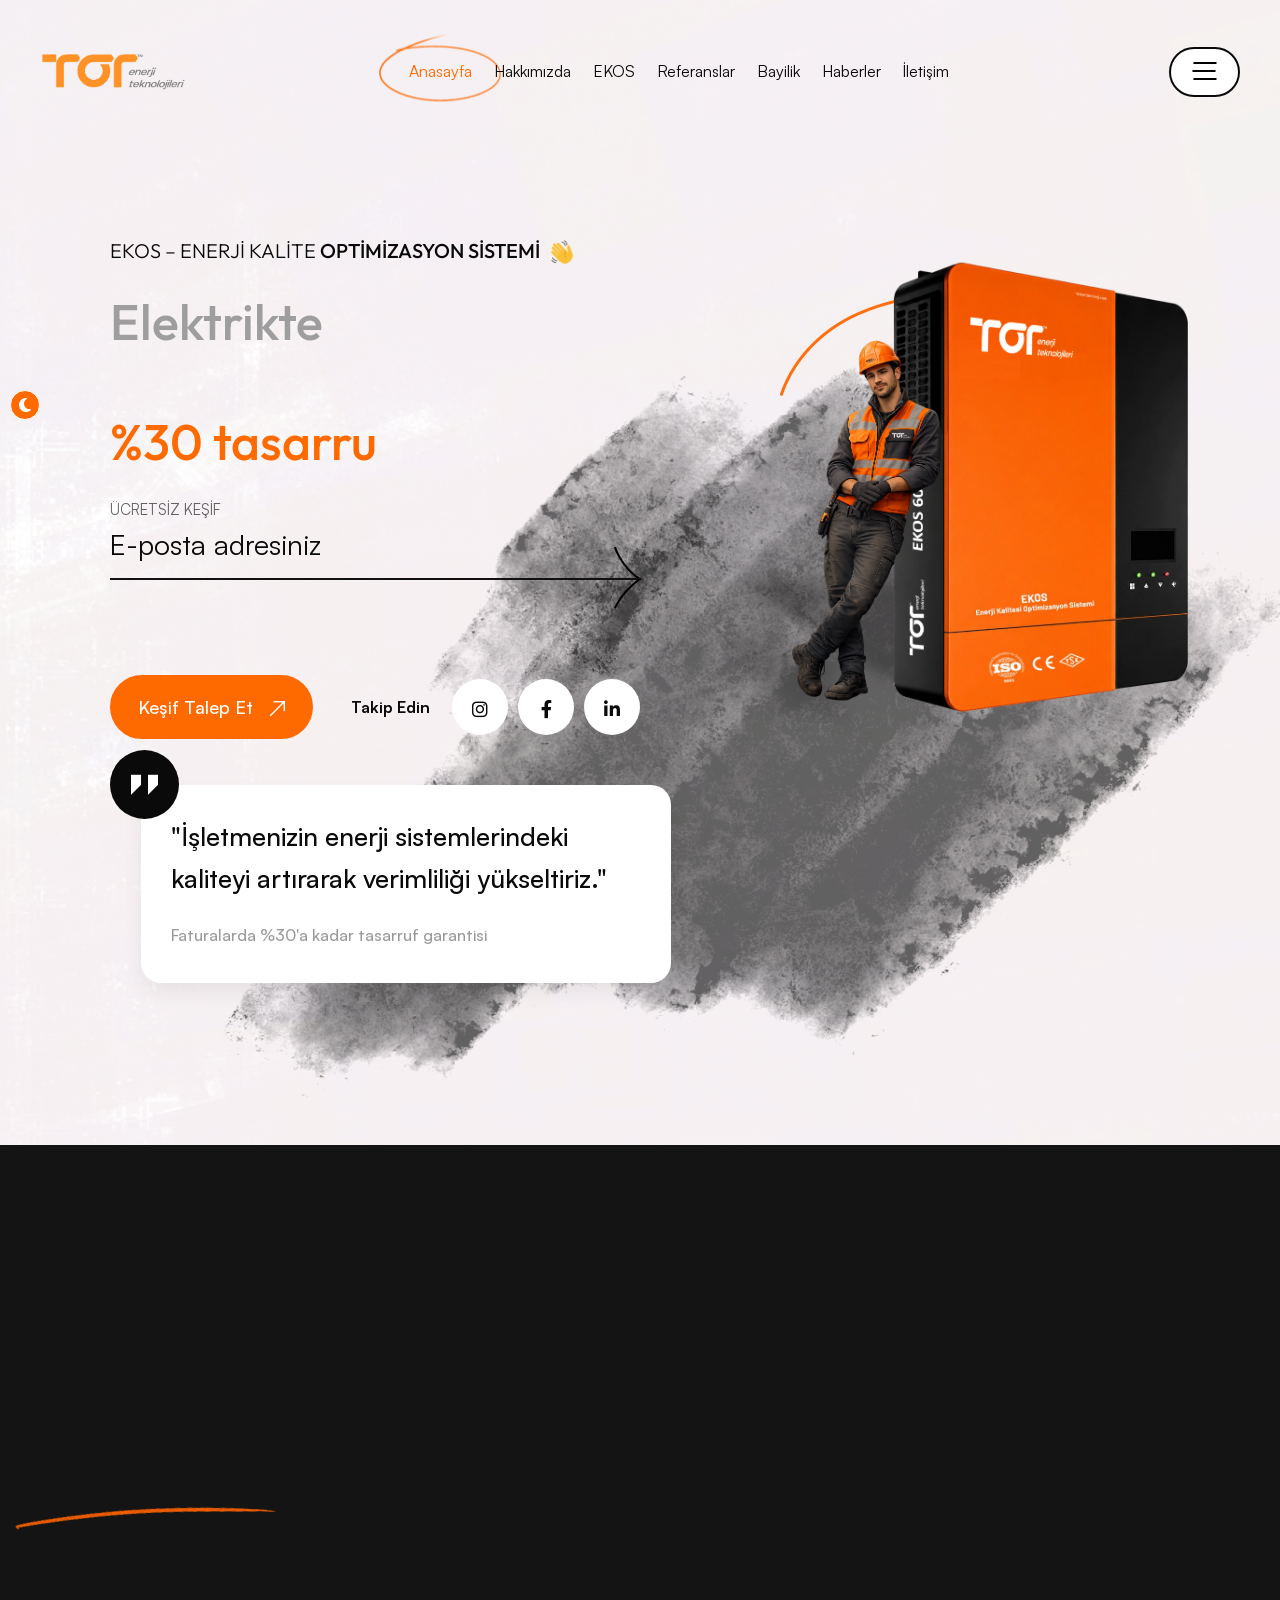
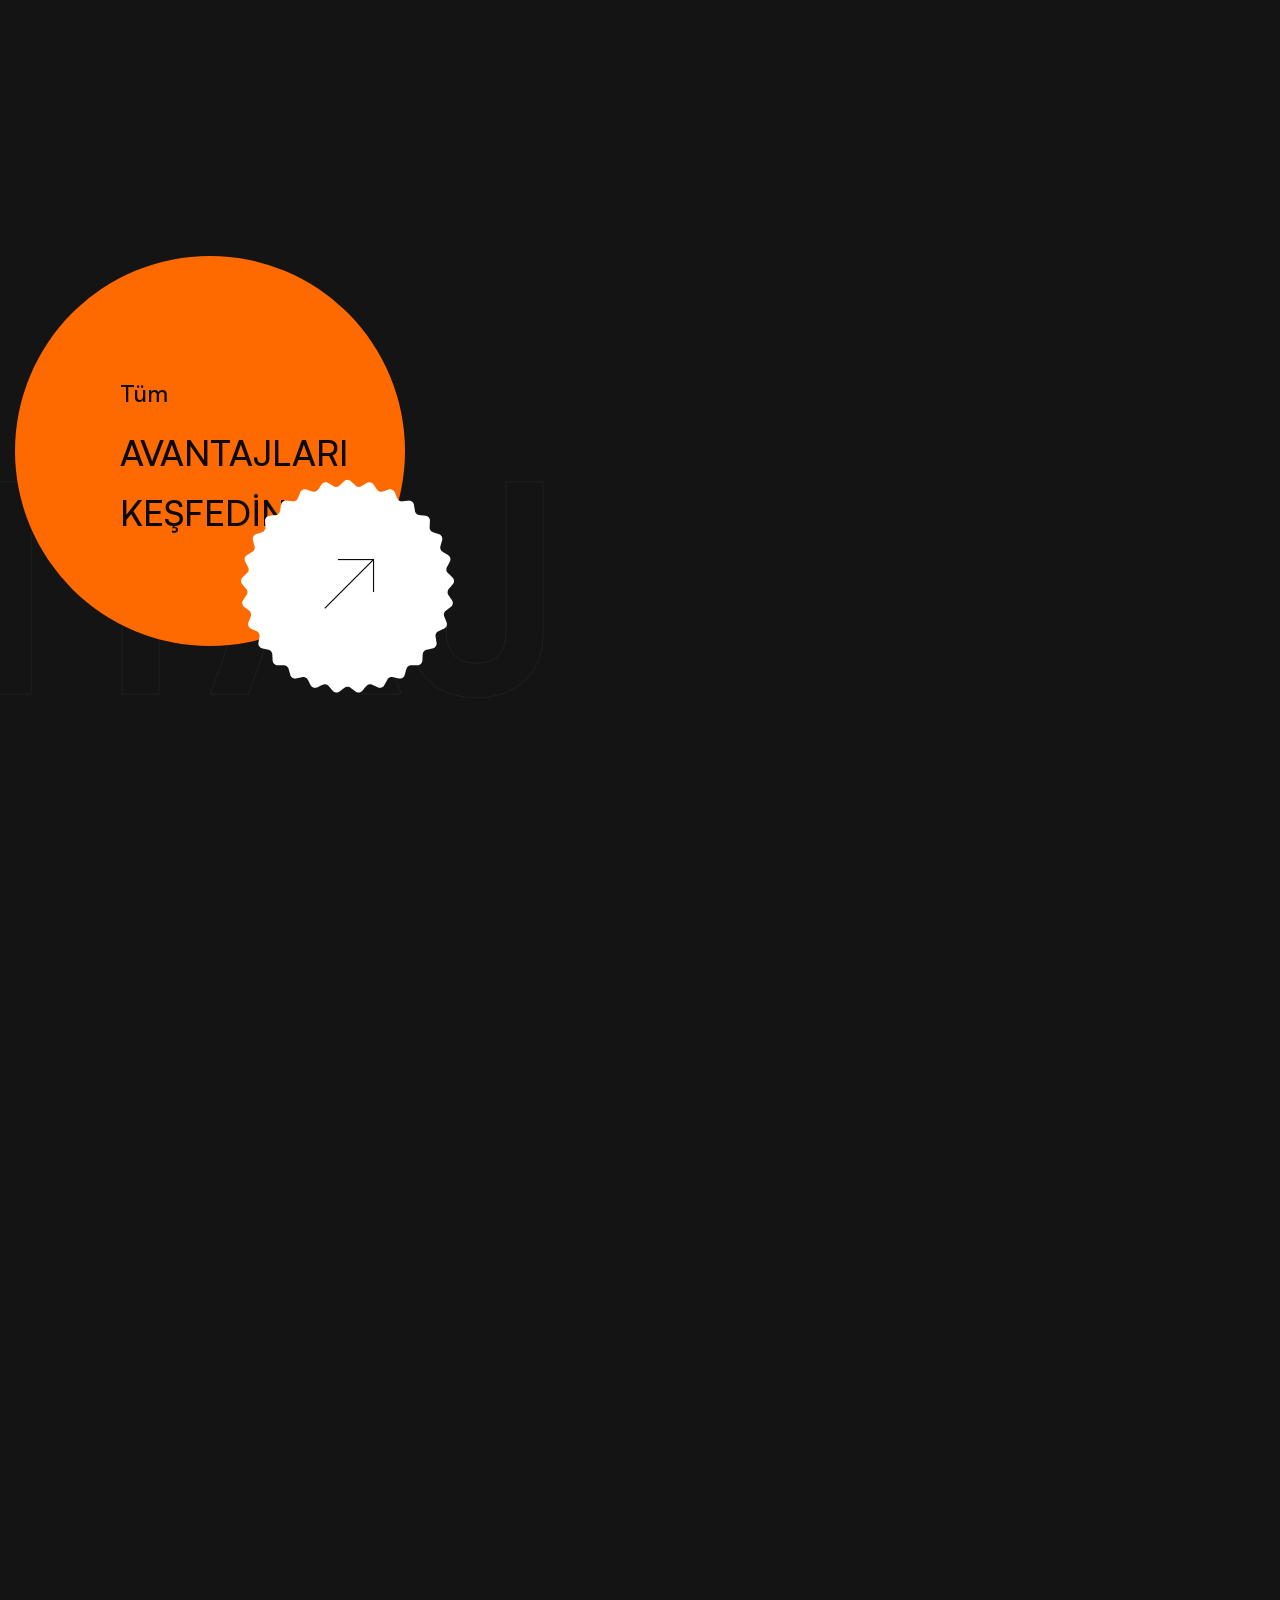
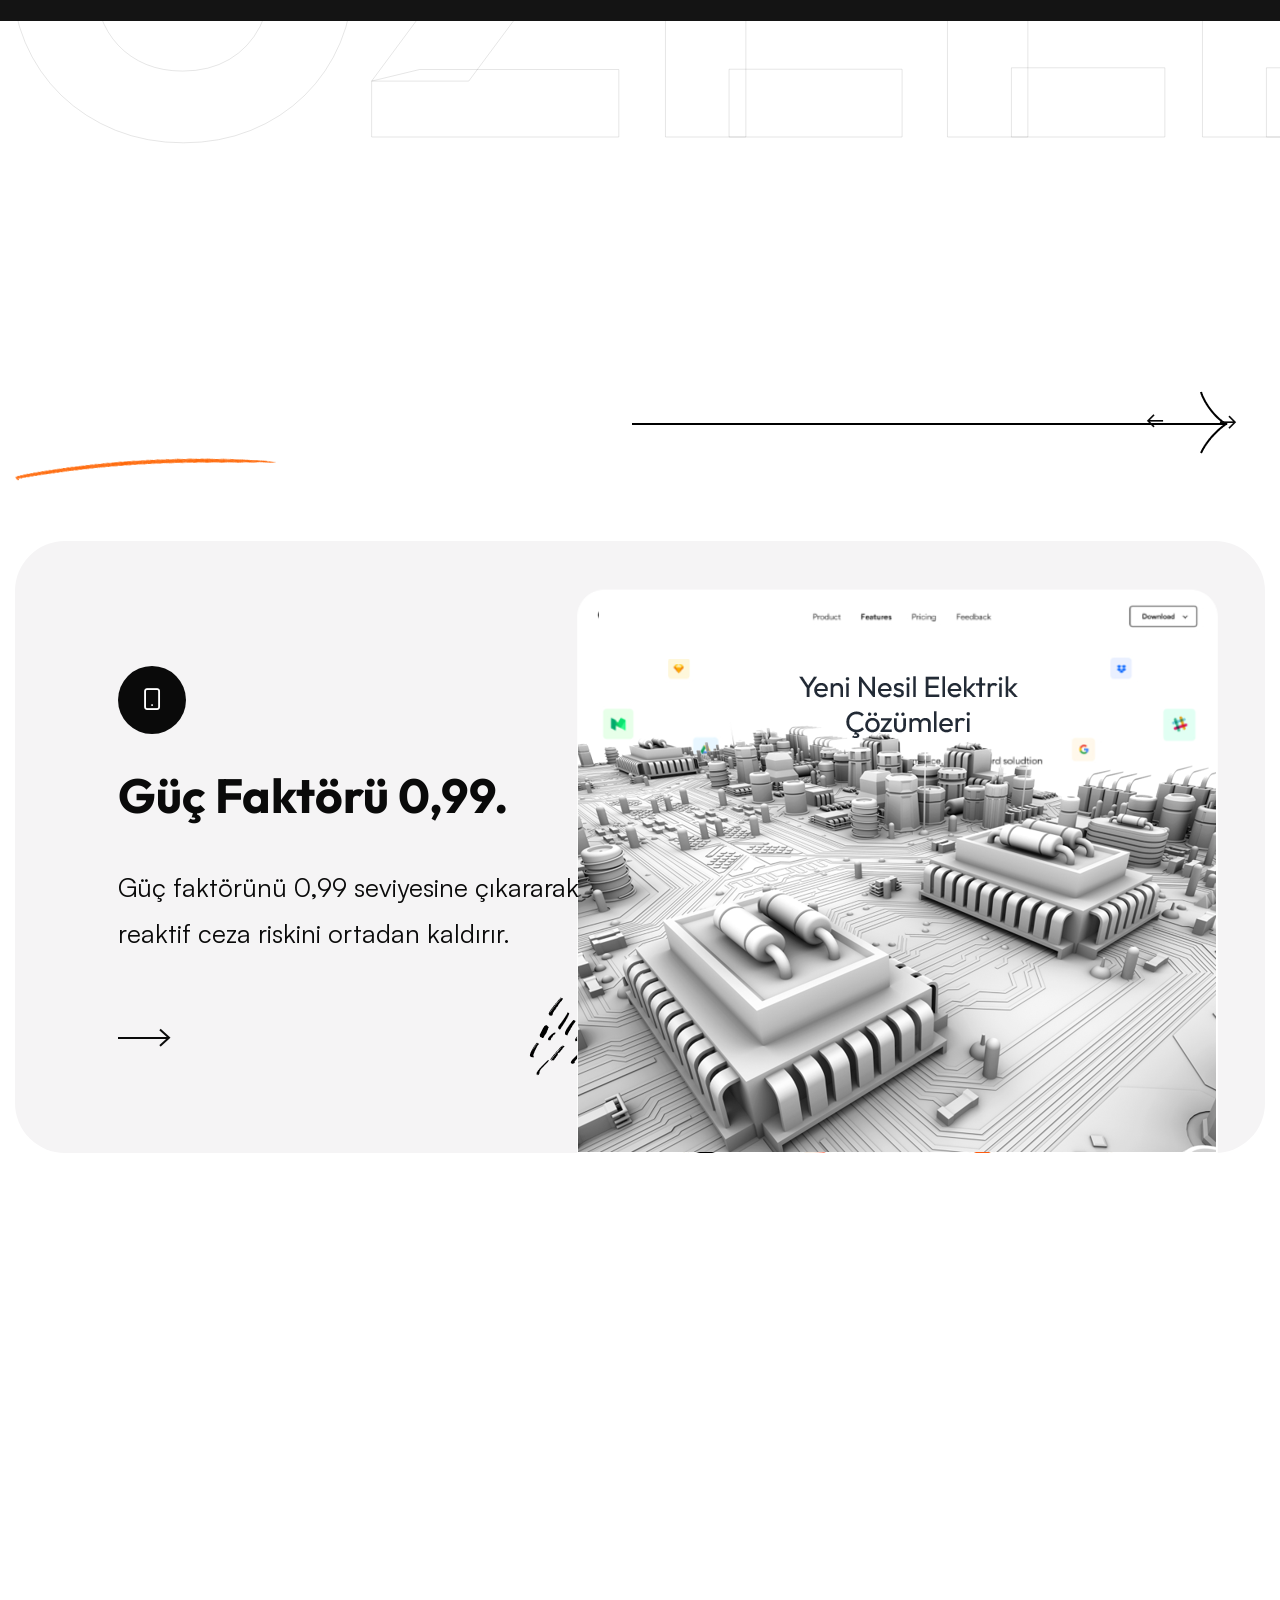
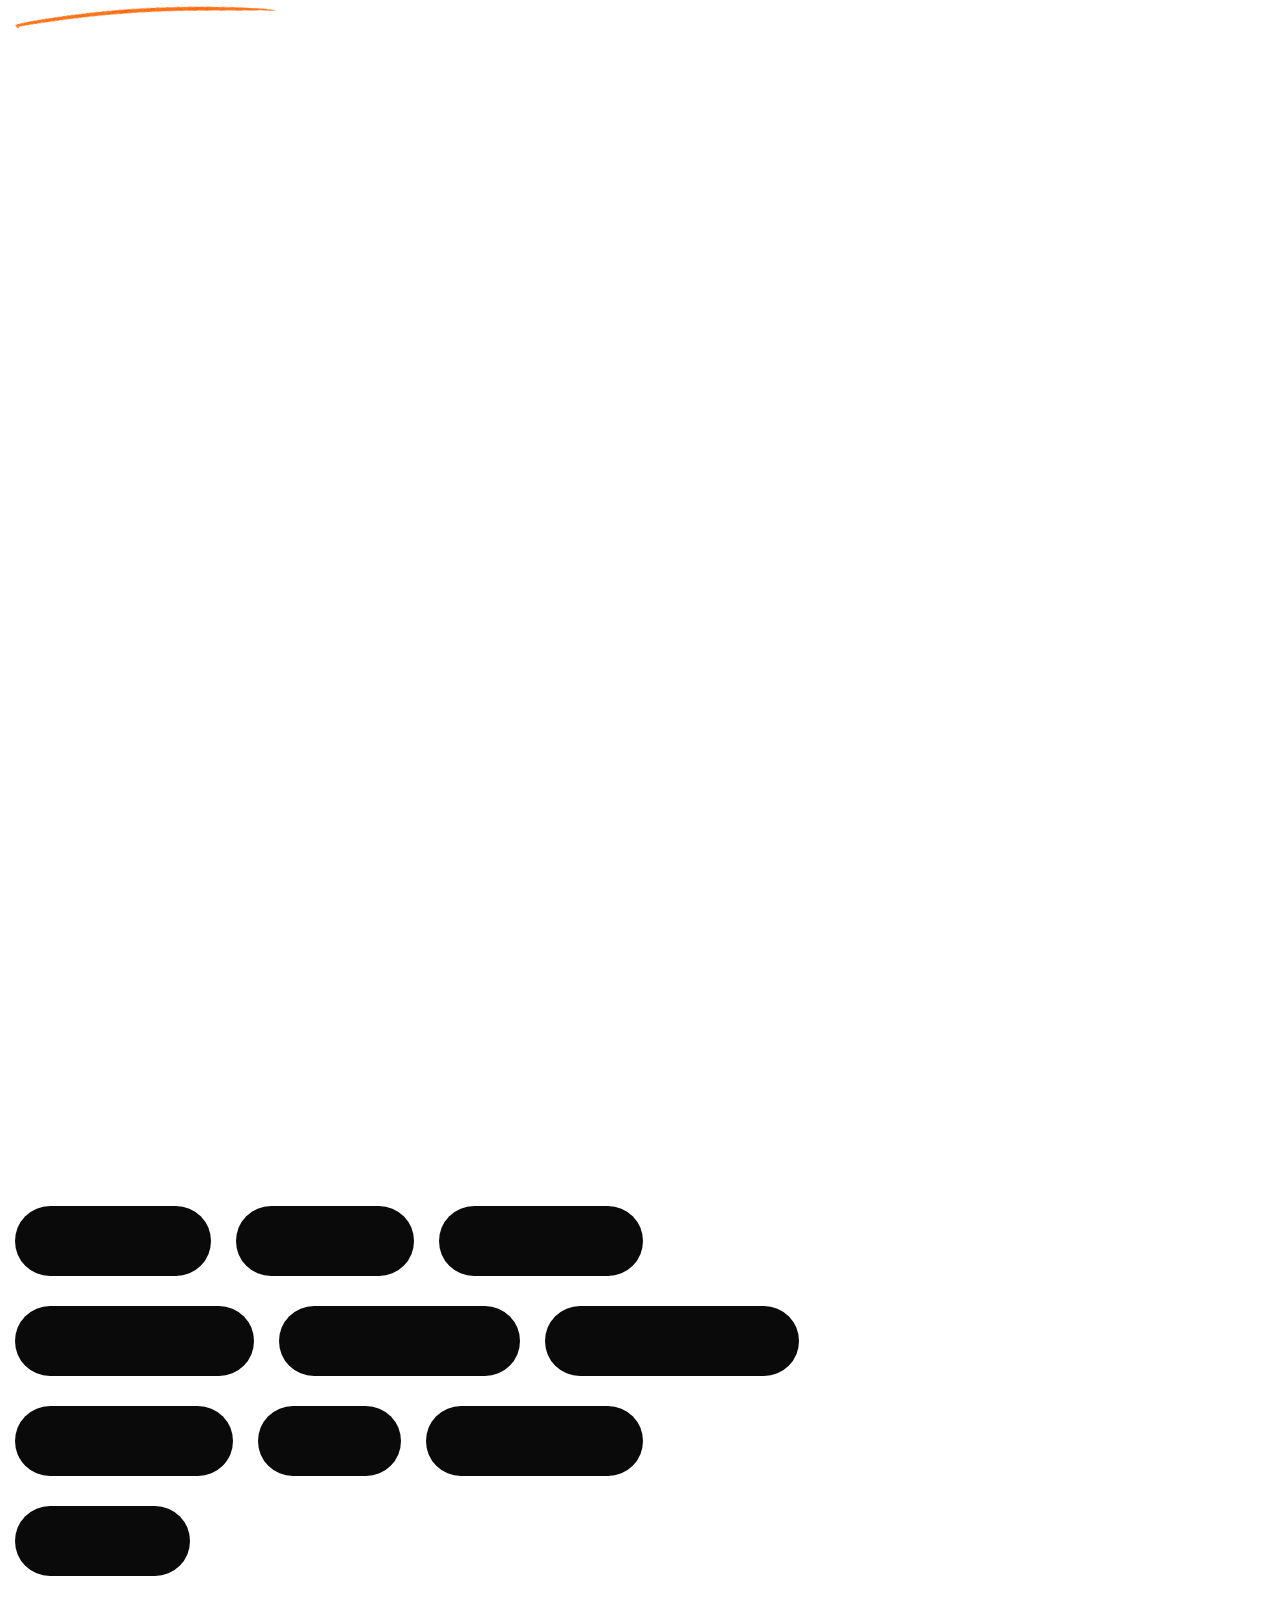
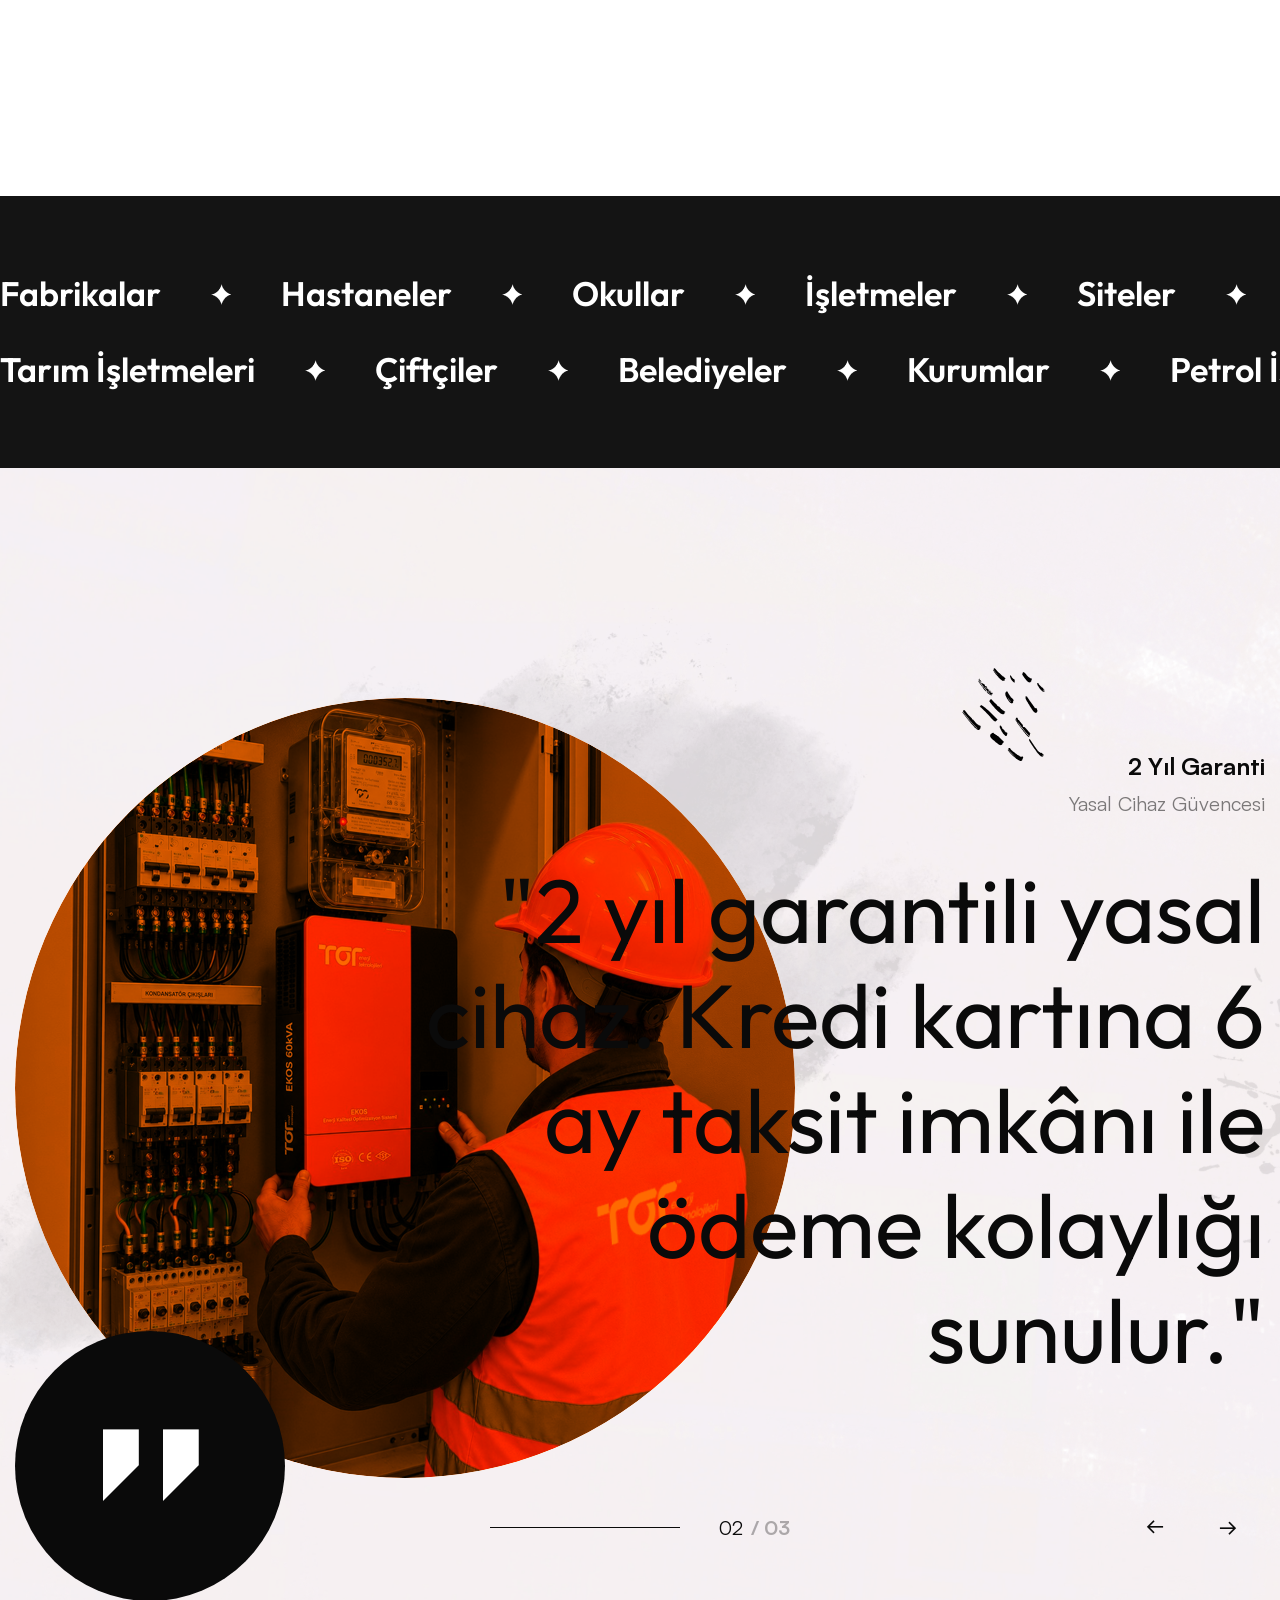
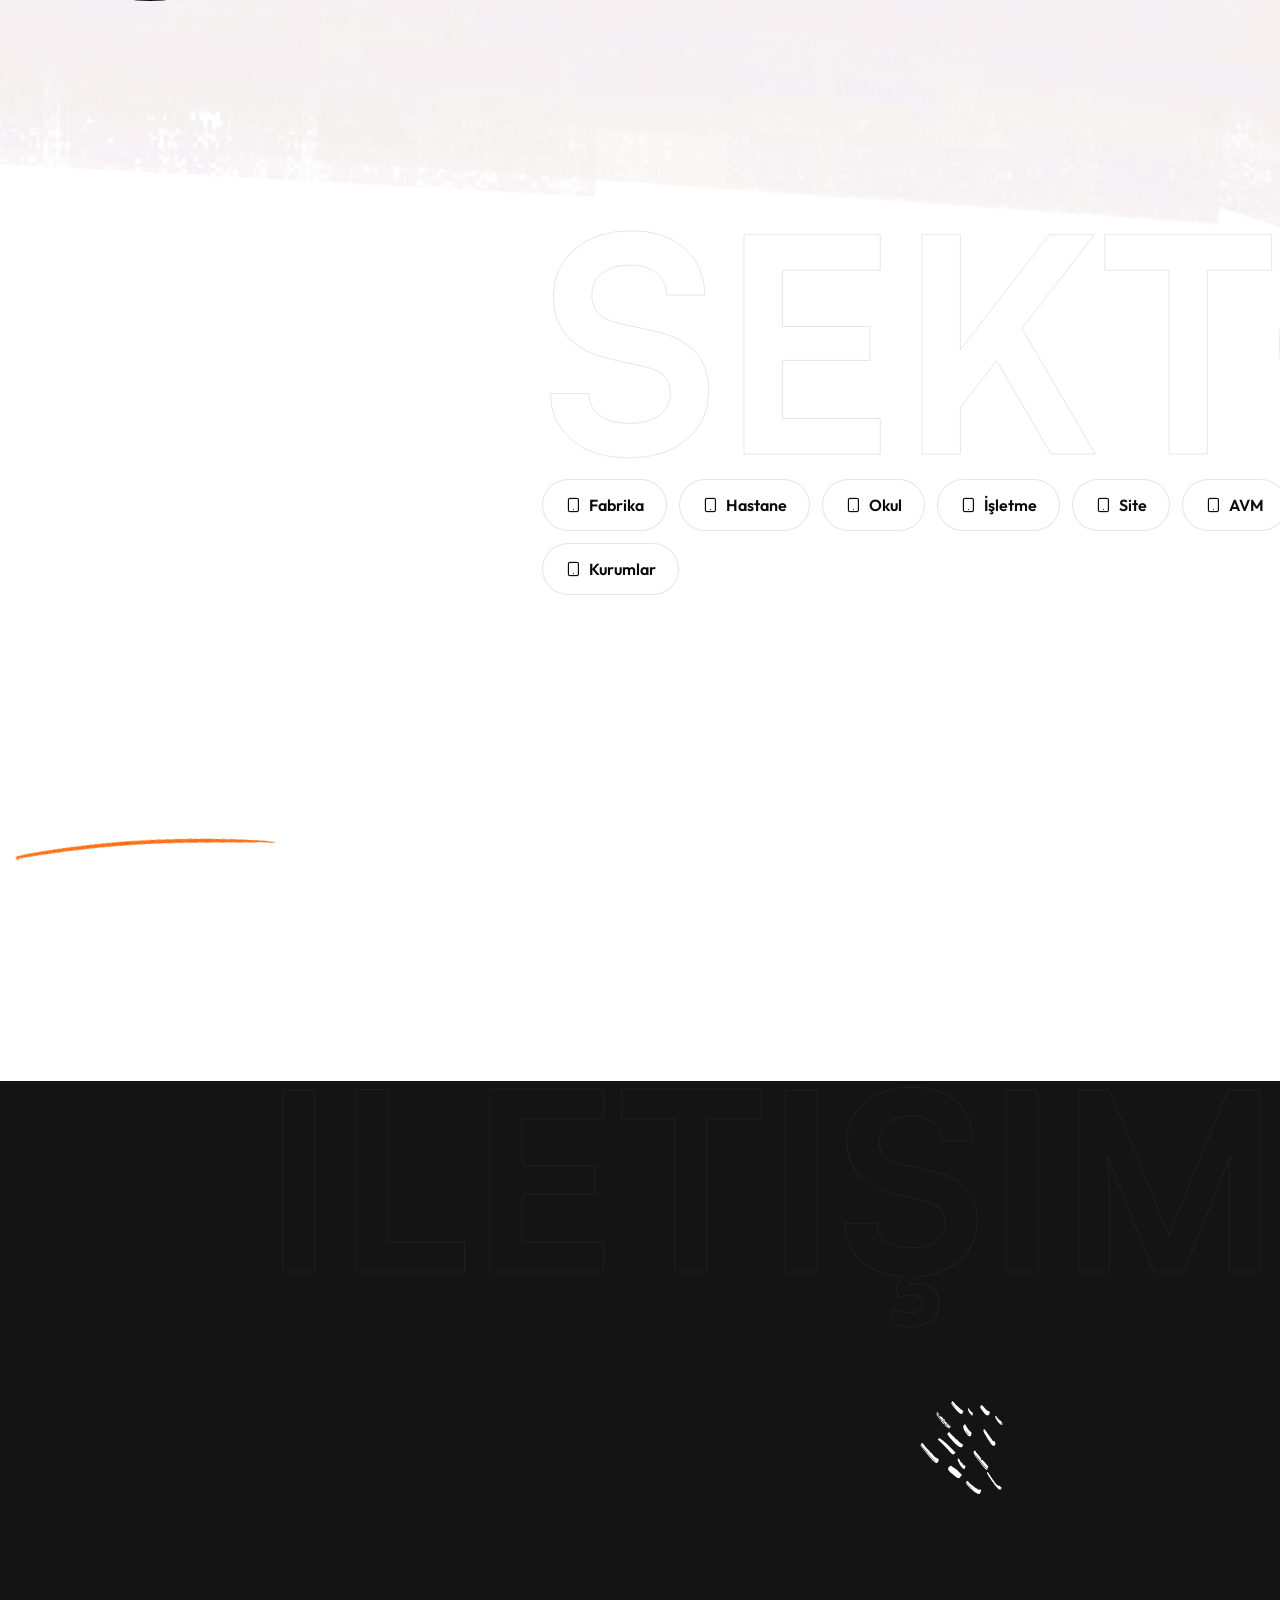
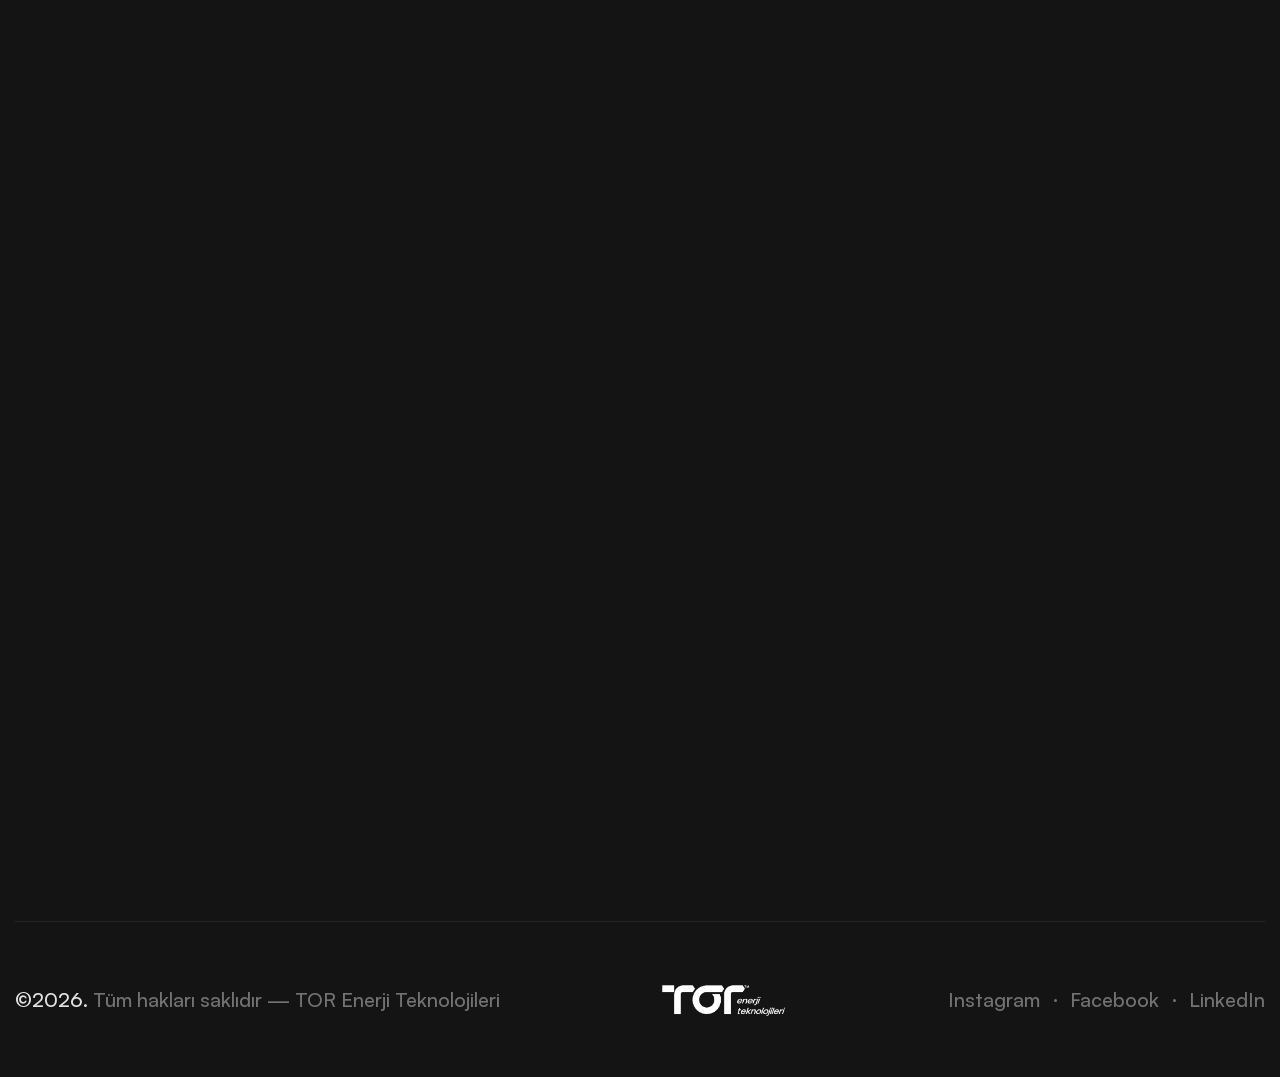
<file: index.html>
<!DOCTYPE html>
<html lang="tr" class="no-js">

<head>
<meta charset="utf-8">
<meta http-equiv="X-UA-Compatible" content="IE=edge">
<meta name="viewport" content="width=device-width, initial-scale=1.0, maximum-scale=1.0, user-scalable=0">

<title>TOR Enerji Teknolojileri – EKOS | Enerji Kalite Optimizasyon Sistemi</title>
<meta name="description" content="EKOS – Enerji Kalite Optimizasyon Sistemi. İşletmelerin enerji kalitesini artırarak elektrik faturalarında %30'a kadar tasarruf garantisi sağlar. Ücretsiz keşif için: 0 850 242 20 30.">
<meta name="keywords" content="EKOS, TOR Enerji, enerji tasarrufu, güç faktörü, reaktif güç, enerji kalitesi, elektrik faturası tasarruf">

<!-- Fav Icon -->
<link rel="icon" href="assets/images/logo/tor-favicon.ico" type="image/x-icon">
<link rel="shortcut icon" href="assets/images/logo/tor-favicon.ico" type="image/x-icon">
<link rel="apple-touch-icon" sizes="180x180" href="assets/images/logo/apple-touch-icon.png">

<!-- Google Fonts -->
<link href="https://fonts.googleapis.com/css2?family=Outfit:wght@100;200;300;400;500;600;700;800;900&amp;display=swap" rel="stylesheet">

<!-- Stylesheets -->
<link href="assets/css/font-awesome-all.css" rel="stylesheet">
<link href="assets/css/flaticon.css" rel="stylesheet">
<link href="assets/css/owl.css" rel="stylesheet">
<link href="assets/css/bootstrap.css" rel="stylesheet">
<link href="assets/css/jquery.fancybox.min.css" rel="stylesheet">
<link href="assets/css/animate.css" rel="stylesheet">
<link href="assets/css/aos.css" rel="stylesheet">
<link href="assets/css/nice-select.css" rel="stylesheet">
<link href="assets/css/odometer.css" rel="stylesheet">
<link href="assets/css/elpath.css" rel="stylesheet">
<link href="assets/css/satoshi-font.css" id="jssDefault" rel="stylesheet">
<link href="assets/css/color.css" rel="stylesheet">
<link href="assets/css/darkmode.css" rel="stylesheet">
<link href="assets/css/style.css" rel="stylesheet">
<link href="assets/css/module-css/header.css" rel="stylesheet">
<link href="assets/css/module-css/footer.css" rel="stylesheet">
<link href="assets/css/module-css/banner.css" rel="stylesheet">
<link href="assets/css/module-css/service.css" rel="stylesheet">
<link href="assets/css/module-css/portfolio.css" rel="stylesheet">
<link href="assets/css/module-css/skills.css" rel="stylesheet">
<link href="assets/css/module-css/clients.css" rel="stylesheet">
<link href="assets/css/module-css/testimonial.css" rel="stylesheet">
<link href="assets/css/module-css/instagram.css" rel="stylesheet">
<link href="assets/css/module-css/contact.css" rel="stylesheet">
<link href="assets/css/responsive.css" rel="stylesheet">

<link href="assets/css/tor-custom.css" rel="stylesheet">
</head>


<!-- page wrapper -->
<body>

    <div class="boxed_wrapper light_bg">


        <!-- mouse-pointer -->
        <div class="mouse-pointer" id="mouse-pointer"></div>
        <!-- mouse-pointer end -->


        <!-- preloader -->
        <div class="loader-wrap">
            <div class="preloader">
                <div id="handle-preloader" class="handle-preloader">
                    <div class="animation-preloader">
                        <div class="spinner"></div>
                        <div class="txt-loading"><span data-text-preloader="E" class="letters-loading">E</span><span data-text-preloader="K" class="letters-loading">K</span><span data-text-preloader="O" class="letters-loading">O</span><span data-text-preloader="S" class="letters-loading">S</span></div>
                    </div>   
                </div>
            </div>
        </div>
        <!-- preloader end -->


        <!-- demo-switch -->
        <div class="demo-switch">
            <div class="demo-dark-bg demo_switch"><button><i class="fas fa-moon"></i></button></div>
            <div class="demo-light-bg demo_switch"><button><i class="fas fa-sun"></i></button></div>
        </div>
        <!-- demo-switch end -->


        <!-- main header -->
        <header class="main-header">
            <!-- header-lower -->
            <div class="header-lower">
                <div class="outer-box">
                    <div class="logo-box">
                        <figure class="light-logo"><a href="index.html"><img src="assets/images/logo/tor-logo.png" alt="TOR Enerji Teknolojileri"></a></figure>
                        <figure class="dark-logo"><a href="index.html"><img src="assets/images/logo/tor-logo.png" alt="TOR Enerji Teknolojileri"></a></figure>
                    </div>
                    <div class="menu-area">
                        <nav class="main-menu navbar-expand-md navbar-light clearfix">
                            <div class="collapse navbar-collapse show clearfix" id="navbarSupportedContent">
                                <ul class="navigation clearfix">
                                    <li class="current"><a href="index.html">Anasayfa</a></li>
                                    <li><a href="about.html">Hakkımızda</a></li>
                                    <li><a href="service.html">EKOS</a></li>
                                    <li><a href="portfolio.html">Referanslar</a></li>
                                    <li class="dropdown"><a href="partner.html">Bayilik</a>
                                        <ul>
                                            <li><a href="partner.html">Bayilik ve Partner Programı</a></li>
                                            <li><a href="dealers.html">Yetkili Bayilerimiz</a></li>
                                        </ul>
                                    </li>
                                    <li><a href="blog.html">Haberler</a></li>
                                    <li><a href="contact.html">İletişim</a></li>
                                </ul>
                            </div>
                        </nav>
                    </div>
                    <div class="menu-right-content">
                        <div class="btn-box mr_20"><a href="contact.html"><span>Teklif Al</span></a></div>
                        <div class="mobile-nav-toggler">
                            <div class="hamburger">
                                <div class="hamburger__container">
                                    <div class="hamburger__inner"></div>
                                    <div class="hamburger__hidden"></div>
                                </div>
                            </div>
                        </div>
                    </div>
                </div>
            </div>


            <!--sticky Header-->
            <div class="sticky-header">
                <div class="outer-container">
                    <div class="outer-box">
                        <div class="logo-box">
                            <figure class="light-logo"><a href="index.html"><img src="assets/images/logo/tor-logo.png" alt="TOR Enerji Teknolojileri"></a></figure>
                            <figure class="dark-logo"><a href="index.html"><img src="assets/images/logo/tor-logo.png" alt="TOR Enerji Teknolojileri"></a></figure>
                        </div>
                        <div class="menu-area">
                            <nav class="main-menu clearfix">
                                <!--Keep This Empty / Menu will come through Javascript-->
                            </nav>
                        </div>
                        <div class="menu-right-content">
                            <div class="btn-box mr_20"><a href="contact.html"><span>Teklif Al</span></a></div>
                            <div class="mobile-nav-toggler">
                                <div class="hamburger">
                                    <div class="hamburger__container">
                                        <div class="hamburger__inner"></div>
                                        <div class="hamburger__hidden"></div>
                                    </div>
                                </div>
                            </div>
                        </div>
                    </div>
                </div>
            </div>
        </header>
        <!-- main-header end -->


        <!-- Mobile Menu  -->
        <div class="mobile-menu">
            <div class="menu-backdrop"></div>
            <div class="close-btn"><i class="fas fa-times"></i></div>
            
            <nav class="menu-box">
                <div class="nav-logo"><a href="index.html"><img src="assets/images/logo/tor-logo-white.png" alt="TOR Enerji Teknolojileri"></a></div>
                <div class="menu-outer"><!--Here Menu Will Come Automatically Via Javascript / Same Menu as in Header--></div>
                <div class="search-form">
                    <h4>Arama</h4>
                    <form method="post" action="index.html">
                        <div class="form-group">
                            <input type="search" name="search-field" placeholder="Arayın ..." required>
                            <button type="submit"><i class="icon-47"></i></button>
                        </div>
                    </form>
                </div>
                <div class="contact-info">
                    <h4>İletişim</h4>
                    <ul>
                        <li>www.torenerji.com</li>
                        <li><a href="tel:08502422030">0 850 242 20 30</a></li>
                        <li><a href="mailto:info@torenerji.com">info@torenerji.com</a></li>
                    </ul>
                </div>
            </nav>
        </div>
        <!-- End Mobile Menu -->


        <!-- banner-section -->
        <section class="banner-section">
            <div class="pattern-layer" style="background-image: url(assets/images/shape/shape-2.png);"></div>
            <div class="shape parallax-scene parallax-scene-2 anim-icons">
                <div data-depth="0.40" class="shape-1" style="background-image: url(assets/images/shape/shape-4.png);"></div>
                <!-- .shape-2 kaldırıldı: shape-5.jpg neredeyse tamamen siyah 1800x4395 bir görsel olduğu için
                     88x97'lik kutuya kırpıldığında banner'ın sağ üstünde siyah bir kare olarak görünüyordu. -->
                <div class="shape-3" style="background-image: url(assets/images/shape/shape-6.png);"></div>
                <div data-depth="0.60" class="shape-4" style="background-image: url(assets/images/shape/shape-9.png);"></div>
            </div>
            <figure class="image-layer"><img src="assets/images/banner/banner-img-1.png" alt=""></figure>
            <div class="outer-container">
                <div class="content-box">
                    <h3>EKOS – Enerji Kalite <span>Optimizasyon Sistemi</span><img src="assets/images/icons/icon-1.png" alt=""></h3>
                    <h2><span class="light-text">Elektrikte</span><br><span class="color-text animation_text_word"></span></h2>
                    <div class="lower-box">
                        <div class="inner-box">
                            <div class="form-inner">
                                <form action="https://api.web3forms.com/submit" method="POST">
                                    <input type="hidden" name="access_key" value="66821c91-d701-4117-aa21-ff60b7ae3408">
                                    <input type="hidden" name="subject" value="Ücretsiz Keşif Talebi – torenerji.com">
                                    <input type="hidden" name="from_name" value="TOR Enerji Web Sitesi">
                                    <input type="hidden" name="redirect" value="https://www.torenerji.com/thank-you.html">
                                    <input type="checkbox" name="botcheck" style="display:none;" tabindex="-1" aria-hidden="true">
                                    <div class="form-group">
                                        <div class="dark-shape" style="background-image: url(assets/images/shape/shape-3.png);"></div>
                                        <div class="light-shape" style="background-image: url(assets/images/shape/shape-8.png);"></div>
                                        <label>ÜCRETSİZ KEŞİF</label>
                                        <input type="email" name="email" placeholder="E-posta adresiniz" required>
                                    </div>
                                    <div class="links-box">
                                        <button type="submit" class="theme-btn"><span>Keşif Talep Et</span></button>
                                        <ul class="social-links">
                                            <li><span>Takip Edin</span></li>
                                            <li><a href="https://www.instagram.com/torenerji" target="_blank" rel="noopener" title="TOR Enerji Instagram"><i class="fab fa-instagram"></i></a></li>
                                            <li><a href="https://www.facebook.com/torenerji" target="_blank" rel="noopener" title="TOR Enerji Facebook"><i class="fab fa-facebook-f"></i></a></li>
                                            <li><a href="https://www.linkedin.com/company/toenerji" target="_blank" rel="noopener" title="TOR Enerji LinkedIn"><i class="fab fa-linkedin-in"></i></a></li>
                                        </ul>
                                    </div>
                                </form>
                            </div>
                        </div>
                        <div class="quote-box">
                            <div class="icon-box"><i class="icon-2"></i></div>
                            <p>"İşletmenizin enerji sistemlerindeki kaliteyi artırarak verimliliği yükseltiriz."</p>
                            <span class="name">Faturalarda %30'a kadar tasarruf garantisi</span>
                        </div>
                    </div>
                </div>
            </div>
        </section>
        <!-- banner-section end -->


        <!-- service-section -->
        <section class="service-section">
            <span class="big-text">avantaj</span>
            <div class="large-container">
                <div class="row clearfix">
                    <div class="col-lg-5 col-md-12 col-sm-12 left-column">
                        <div class="left-content sec-title-animation animation-style2">
                            <div class="sec-title light mb_30">
                                <h2 class="title-animation">Neden <span>EKOS?</span></h2>
                            </div>
                            <div class="text-box mb_200">
                                <p class="title-animation">İşletmenizin enerji sistemlerindeki <br />kaliteyi artırarak verimliliği yükseltir.</p>
                            </div>
                            <div class="inner-box pb_50">
                                <div class="text">
                                    <div class="inner">
                                        <h3><span>Tüm</span> <br />AVANTAJLARI <br />KEŞFEDİN.</h3>
                                    </div>
                                </div>
                                <div class="link bounce-slide">
                                    <a href="service.html"><i class="icon-6"></i></a>
                                </div>
                            </div>
                        </div>
                    </div>
                    <div class="col-lg-7 col-md-12 col-sm-12 right-column">
                        <div class="right-content ml_30 mt_30" data-aos="fade-left" data-aos-easing="linear" data-aos-duration="700">
                            <div class="single-item">
                                <div class="icon-box"><img src="assets/images/icons/icon-2.png" alt=""></div>
                                <h2><a href="service.html">Tasarruf <br />Garantisi.</a></h2>
                                <span>Elektrik faturalarını %30'a kadar düşürür.</span>
                                <div class="link"><a href="service.html"><i class="icon-1"></i></a></div>
                            </div>
                            <div class="single-item">
                                <div class="icon-box"><img src="assets/images/icons/icon-3.png" alt=""></div>
                                <h2><a href="service.html">Makinalarınızı <br />Korur.</a></h2>
                                <span>Gerilim dalgalanmalarını dengeler, enerji kalitesini yükseltir.</span>
                                <div class="link"><a href="service.html"><i class="icon-1"></i></a></div>
                            </div>
                            <div class="single-item">
                                <div class="icon-box"><img src="assets/images/icons/icon-4.png" alt=""></div>
                                <h2><a href="service.html">Enerji Kayıplarını <br />Azaltır.</a></h2>
                                <span>İşletme içindeki enerji kayıp ve kaçaklarını ortadan kaldırır.</span>
                                <div class="link"><a href="service.html"><i class="icon-1"></i></a></div>
                            </div>
                            <div class="single-item">
                                <div class="icon-box"><img src="assets/images/icons/icon-5.png" alt=""></div>
                                <h2><a href="service.html">Ücretsiz Keşif <br />ve Montaj.</a></h2>
                                <span>Uzman ekibimiz yerinde keşif ve kurulumu ücretsiz gerçekleştirir.</span>
                                <div class="link"><a href="service.html"><i class="icon-1"></i></a></div>
                            </div>
                            <div class="single-item">
                                <div class="icon-box"><img src="assets/images/icons/icon-6.png" alt=""></div>
                                <h2><a href="service.html">Kısa Süreli <br />Amortisman.</a></h2>
                                <span>Kendi kendini finanse eder; ek mali yük oluşturmaz.</span>
                                <div class="link"><a href="service.html"><i class="icon-1"></i></a></div>
                            </div>
                        </div>
                    </div>
                </div>
            </div>
        </section>
        <!-- service-section end -->


        <!-- portfolio-section -->
        <section class="portfolio-section">
            <span class="big-text">özellik</span>
            <div class="large-container">
                <div class="upper-box mb_60 sec-title-animation animation-style2">
                    <div class="sec-title mr_140">
                        <h2 class="title-animation">EKOS'un <span>Avantajları.</span></h2>
                    </div>
                    <div class="text-box">
                        <p class="title-animation">Enerji kalitenizi gerçek zamanlı iyileştirerek verimlilik ve tasarruf sağlar.</p>
                    </div>
                </div>
                <div class="portfolio-carousel owl-carousel owl-theme owl-dots-none nav-style-one">
                    <div class="portfolio-block-one">
                        <div class="inner-box">
                            <div class="shape">
                                <div class="shape-1" style="background-image: url(assets/images/shape/shape-13.png);"></div>
                                <div class="shape-2" style="background-image: url(assets/images/shape/shape-14.png);"></div>
                            </div>
                            <div class="content-box">
                                <div class="icon-box"><i class="icon-9"></i></div>
                                <h2><a href="service.html">Güç Faktörü 0,99.</a></h2>
                                <p>Güç faktörünü 0,99 seviyesine çıkararak reaktif ceza riskini ortadan kaldırır.</p>
                                <div class="link"><a href="service.html"><i class="icon-10"></i></a></div>
                            </div>
                            <figure class="image-box"><img src="assets/images/portfolio/portfolio-12.png" alt="EKOS ile güç faktörü optimizasyonu"></figure>
                        </div>
                    </div>
                    <div class="portfolio-block-one">
                        <div class="inner-box">
                            <div class="shape">
                                <div class="shape-1" style="background-image: url(assets/images/shape/shape-13.png);"></div>
                                <div class="shape-2" style="background-image: url(assets/images/shape/shape-14.png);"></div>
                            </div>
                            <div class="content-box">
                                <div class="icon-box"><i class="icon-9"></i></div>
                                <h2><a href="service.html">Kaçak Önleme.</a></h2>
                                <p>Enerji kayıp ve kaçaklarını önleyerek işletme genelinde verim sağlar.</p>
                                <div class="link"><a href="service.html"><i class="icon-10"></i></a></div>
                            </div>
                            <figure class="image-box" style="right: 40px; bottom: 30px;"><img src="assets/images/resource/partner-hero.png" alt="EKOS ile enerji kaçaklarının önlenmesi" style="max-height: 600px; width: auto; height: auto;"></figure>
                        </div>
                    </div>
                </div>
            </div>
        </section>
        <!-- portfolio-section end -->


        <!-- skills-section -->
        <section class="skills-section pb_190">
            <figure class="image-layer" data-aos="fade-up" data-aos-easing="linear" data-aos-duration="700"><img src="assets/images/resource/skills-1.png" alt=""></figure>
            <figure class="image-layer-dark" data-aos="fade-up" data-aos-easing="linear" data-aos-duration="700"><img src="assets/images/resource/skills-2.png" alt=""></figure>
            <div class="large-container">
                <div class="upper-box mb_80">
                    <div class="sec-title sec-title-animation animation-style2">
                        <h2 class="title-animation">Yapay Zeka Destekli <span>Akıllı Yazılım.</span></h2>
                        <p class="title-animation">7/24 analiz yapar, işletmenizin enerji karakteristiğini öğrenir, yük değişimlerini izler ve optimum çalışma algoritmalarını otomatik uygular.</p>
                    </div>
                    <div class="link" data-aos="zoom-in" data-aos-easing="linear" data-aos-duration="700"><a href="service.html"><i class="icon-6"></i></a></div>
                </div>
                <div class="row clearfix">
                    <div class="col-lg-6 col-md-12 col-sm-12 left-column">
                        <div class="left-content mr_20" data-aos="fade-up" data-aos-easing="linear" data-aos-duration="700">
                            <div class="title-box mb_50">
                                <h2>Kurulum Prosesleri</h2>
                            </div>
                            <div class="inner-box">
                                <div class="single-item">
                                    <div class="year">Adım 01</div>
                                    <div class="text-box">
                                        <h3>Keşif</h3>
                                        <span>Uzman ekibimiz tesisinizi yerinde inceler.</span>
                                    </div>
                                    <span class="count-text">01</span>
                                </div>
                                <div class="single-item">
                                    <div class="year">Adım 02</div>
                                    <div class="text-box">
                                        <h3>Analiz</h3>
                                        <span>Enerji kaliteniz analiz edilir, faturalar incelenir.</span>
                                    </div>
                                    <span class="count-text">02</span>
                                </div>
                                <div class="single-item">
                                    <div class="year">Adım 03</div>
                                    <div class="text-box">
                                        <h3>Kurulum</h3>
                                        <span>Cihazın güvenli bir şekilde kurulumu yapılır.</span>
                                    </div>
                                    <span class="count-text">03</span>
                                </div>
                                <div class="single-item">
                                    <div class="year">Adım 04</div>
                                    <div class="text-box">
                                        <h3>Takip</h3>
                                        <span>Periyodik izleme ile maksimum verimlilik sağlanır.</span>
                                    </div>
                                    <span class="count-text">04</span>
                                </div>
                            </div>
                        </div>
                    </div>
                    <div class="col-lg-6 col-md-12 col-sm-12 right-column">
                        <div class="right-content ml_130" data-aos="fade-up" data-aos-easing="linear" data-aos-duration="700">
                            <div class="title-box mb_50">
                                <h2>Rakamlarla EKOS</h2>
                            </div>
                            <div class="inner-box">
                                <div class="single-item">
                                    <h2>%30</h2>
                                    <div class="text-box">
                                        <span class="text">Faturalarda tasarruf</span>
                                        <span class="year">Garanti</span>
                                    </div>
                                </div>
                                <div class="single-item">
                                    <h2>0,99</h2>
                                    <div class="text-box">
                                        <span class="text">Güç faktörü hedefi</span>
                                        <span class="year">CosΦ</span>
                                    </div>
                                </div>
                                <div class="single-item">
                                    <h2>6 Ay</h2>
                                    <div class="text-box">
                                        <span class="text">Ortalama amortisman</span>
                                        <span class="year">Geri ödeme</span>
                                    </div>
                                </div>
                            </div>
                        </div>
                    </div>
                </div>
                <div class="lower-box pt_120">
                    <div class="row clearfix">
                        <div class="col-lg-8 col-md-12 col-sm-12 skills-column">
                            <div class="skills-content sec-title-animation animation-style2">
                                <div class="title-box mb_50">
                                    <h2 class="title-animation">Gerçek Zamanlı Enerji Analizi</h2>
                                </div>
                                <ul class="skills-list clearfix title-animation">
                                    <li><a href="service.html">Faz Gerilimleri</a></li>
                                    <li><a href="service.html">Faz Akımları</a></li>
                                    <li><a href="service.html">Aktif Güç (kW)</a></li>
                                    <li><a href="service.html">Reaktif Güç (kVAr)</a></li>
                                    <li><a href="service.html">Görünür Güç (kVA)</a></li>
                                    <li><a href="service.html">Güç Faktörü (CosΦ)</a></li>
                                    <li><a href="service.html">THD (Harmonik)</a></li>
                                    <li><a href="service.html">Frekans</a></li>
                                    <li><a href="service.html">Faz Dengesizliği</a></li>
                                    <li><a href="service.html">Tepe Talep</a></li>
                                    <li><button>Enerji Tüketimi</button></li>
                                </ul>
                            </div>
                        </div>
                    </div>
                </div>
            </div>
        </section>
        <!-- skills-section end -->


        <!-- clients-section -->
        <section class="clients-section">
            <div class="outer-container">
                <ul class="clients-list tor-sector-marquee mb_30">
                    <li><span>Fabrikalar</span></li>
                    <li><span>Hastaneler</span></li>
                    <li><span>Okullar</span></li>
                    <li><span>İşletmeler</span></li>
                    <li><span>Siteler</span></li>
                    <li><span>AVM’ler</span></li>
                    <li><span>Oteller</span></li>
                    <li><span>Fabrikalar</span></li>
                    <li><span>Hastaneler</span></li>
                    <li><span>Okullar</span></li>
                    <li><span>İşletmeler</span></li>
                    <li><span>Siteler</span></li>
                    <li><span>AVM’ler</span></li>
                    <li><span>Oteller</span></li>
                    <li><span>Fabrikalar</span></li>
                    <li><span>Hastaneler</span></li>
                    <li><span>Okullar</span></li>
                    <li><span>İşletmeler</span></li>
                    <li><span>Siteler</span></li>
                    <li><span>AVM’ler</span></li>
                    <li><span>Oteller</span></li>
                </ul>
                <ul class="clients-list tor-sector-marquee">
                    <li><span>Tarım İşletmeleri</span></li>
                    <li><span>Çiftçiler</span></li>
                    <li><span>Belediyeler</span></li>
                    <li><span>Kurumlar</span></li>
                    <li><span>Petrol İstasyonları</span></li>
                    <li><span>Çimento Fabrikaları</span></li>
                    <li><span>Tarım İşletmeleri</span></li>
                    <li><span>Çiftçiler</span></li>
                    <li><span>Belediyeler</span></li>
                    <li><span>Kurumlar</span></li>
                    <li><span>Petrol İstasyonları</span></li>
                    <li><span>Çimento Fabrikaları</span></li>
                    <li><span>Tarım İşletmeleri</span></li>
                    <li><span>Çiftçiler</span></li>
                    <li><span>Belediyeler</span></li>
                    <li><span>Kurumlar</span></li>
                    <li><span>Petrol İstasyonları</span></li>
                    <li><span>Çimento Fabrikaları</span></li>
                </ul>
            </div>
        </section>
        <!-- clients-section end -->


        <!-- testimonial-section -->
        <section class="testimonial-section">
            <div class="pattern-layer" style="background-image: url(assets/images/shape/shape-17.png);"></div>
            <div class="pattern-layer-2" style="background-image: url(assets/images/shape/shape-21.png);"></div>
            <div class="shape parallax-scene parallax-scene-1 anim-icons">
                <div class="shape-1" style="background-image: url(assets/images/shape/shape-18.png);"></div>
                <div data-depth="0.40" class="shape-2" style="background-image: url(assets/images/shape/shape-19.png);"></div>
                <div class="shape-3" style="background-image: url(assets/images/shape/shape-20.png);"></div>
                <div data-depth="0.40" class="shape-4" style="background-image: url(assets/images/shape/shape-22.png);"></div>
            </div>
            <div class="large-container">
                <div class="single-item-carousel owl-carousel owl-theme dots-style-one nav-style-one">
                    <div class="testimonial-block">
                        <div class="image-box">
                            <figure class="image"><img src="assets/images/resource/ekos-montaj.png" alt=""></figure>
                            <div class="icon-box"><i class="icon-2"></i></div>
                        </div>
                        <div class="content-box">
                            <div class="author-box mb_35">
                                <h3>Tasarruf Taahhüdü</h3>
                                <span class="designation">TOR Enerji Teknolojileri</span>
                            </div>
                            <h2>"Sözleşmede belirtilen tasarruf oranı taahhüt altına alınır; taahhüt süresince koşulsuz para iadesi sağlanır."</h2>
                        </div>
                    </div>
                    <div class="testimonial-block">
                        <div class="image-box">
                            <figure class="image"><img src="assets/images/resource/ekos-montaj.png" alt=""></figure>
                            <div class="icon-box"><i class="icon-2"></i></div>
                        </div>
                        <div class="content-box">
                            <div class="author-box mb_35">
                                <h3>2 Yıl Garanti</h3>
                                <span class="designation">Yasal Cihaz Güvencesi</span>
                            </div>
                            <h2>"2 yıl garantili yasal cihaz. Kredi kartına 6 ay taksit imkânı ile ödeme kolaylığı sunulur."</h2>
                        </div>
                    </div>
                    <div class="testimonial-block">
                        <div class="image-box">
                            <figure class="image"><img src="assets/images/resource/ekos-montaj.png" alt=""></figure>
                            <div class="icon-box"><i class="icon-2"></i></div>
                        </div>
                        <div class="content-box">
                            <div class="author-box mb_35">
                                <h3>Kendi Kendini Öder</h3>
                                <span class="designation">Amortisman Sistemi</span>
                            </div>
                            <h2>"Uzman ekibimiz ücretsiz keşif ve montaj gerçekleştirir; cihaz ortalama 6 ay içinde kendini amorti eder."</h2>
                        </div>
                    </div>
                </div>
            </div>
        </section>
        <!-- testimonial-section end -->


        <!-- instagram-section -->
        <section class="instagram-section">
            <div class="large-container">
                <div class="row clearfix">
                    <div class="col-lg-4 col-md-12 col-sm-12 title-column">
                        <div class="sec-title sec-title-animation animation-style2">
                            <h2 class="title-animation">Nerede <span>Kullanılır?</span></h2>
                            <p class="title-animation">EKOS; enerji tüketen her ölçekteki tesiste tasarruf ve verimlilik sağlar.</p>
                        </div>
                    </div>
                    <div class="col-lg-8 col-md-12 col-sm-12 content-column">
                        <div class="content-box ml_100">
                            <span class="big-text">sektör</span>
                            <ul class="tor-sector-list">
                                <li><i class="icon-9"></i> Fabrika</li>
                                <li><i class="icon-9"></i> Hastane</li>
                                <li><i class="icon-9"></i> Okul</li>
                                <li><i class="icon-9"></i> İşletme</li>
                                <li><i class="icon-9"></i> Site</li>
                                <li><i class="icon-9"></i> AVM</li>
                                <li><i class="icon-9"></i> Otel</li>
                                <li><i class="icon-9"></i> Tarım</li>
                                <li><i class="icon-9"></i> Belediye</li>
                                <li><i class="icon-9"></i> Kurumlar</li>
                            </ul>
                        </div>
                    </div>
                </div>
            </div>
        </section>
        <!-- instagram-section end -->


        <!-- contact-section -->
        <section class="contact-section">
            <span class="big-text">iletişim</span>
            <div class="shape-box parallax-scene parallax-scene-3 anim-icons">
                <div data-depth="0.40" class="shape" style="background-image: url(assets/images/shape/shape-22.png);"></div>
            </div>
            <div class="large-container">
                <div class="title-box mb_110">
                    <div class="title-text" data-aos="fade-up" data-aos-easing="linear" data-aos-duration="700">
                        <h2><span class="light-text">Ücretsiz</span> keşif için <span class="color-text">bize ulaşın.</span></h2>
                    </div>
                    <div class="link-box" data-aos="zoom-in" data-aos-easing="linear" data-aos-duration="700">
                        <a href="contact.html"><span>Ücretsiz <br />Keşif Talebi</span></a>
                    </div>
                </div>
                <div class="row clearfix">
                    <div class="col-lg-7 col-md-12 col-sm-12 form-column">
                        <div class="form-inner" data-aos="fade-right" data-aos-easing="linear" data-aos-duration="700">
                            <form method="post" action="contact.html">
                                <div class="form-group">
                                    <label>Ad Soyad / Firma*</label>
                                    <input type="text" name="name" placeholder="Adınız veya firmanız">
                                </div>
                                <div class="form-group">
                                    <label>Telefon*</label>
                                    <input type="text" name="phone" placeholder="05xx xxx xx xx">
                                </div>
                                <div class="form-group">
                                    <label>İşletmeniz / Mesajınız</label>
                                    <textarea name="message"></textarea>
                                </div>
                                <div class="message-btn">
                                    <button type="submit" class="theme-btn"><span>Teklif Al</span></button>
                                </div>
                            </form>
                        </div>
                    </div>
                    <div class="col-lg-5 col-md-12 col-sm-12 info-column">
                        <div class="info-content ml_130" data-aos="fade-left" data-aos-easing="linear" data-aos-duration="700">
                            <div class="single-item">
                                <div class="icon-box"><img src="assets/images/icons/icon-5.png" alt=""></div>
                                <span>E-posta</span>
                                <h3><a href="mailto:info@torenerji.com">info@torenerji.com</a></h3>
                            </div>
                            <div class="single-item">
                                <div class="icon-box"><img src="assets/images/icons/icon-6.png" alt=""></div>
                                <span>Sipariş Hattı</span>
                                <h3><a href="tel:08502422030">0 850 242 20 30</a></h3>
                            </div>
                            <div class="single-item">
                                <div class="icon-box"><img src="assets/images/icons/icon-7.png" alt=""></div>
                                <span>Bayilik Hattı</span>
                                <h3><a href="tel:05462020606">0 546 202 06 06</a></h3>
                            </div>
                            <div class="map-link">
                                <p>Web: <a href="https://www.torenerji.com" target="_blank">www.torenerji.com</a></p>
                            </div>
                        </div>
                    </div>
                </div>
            </div>
        </section>
        <!-- contact-section end -->


        <!-- footer -->
        <footer class="main-footer">
            <div class="large-container">
                <div class="footer-bottom">
                    <div class="bottom-inner">
                        <div class="copyright"><p><span>&copy;2026.</span> Tüm hakları saklıdır — TOR Enerji Teknolojileri</p></div>
                        <figure class="footer-logo"><a href="index.html"><img src="assets/images/logo/tor-logo-white.png" alt="TOR Enerji Teknolojileri"></a></figure>
                        <ul class="social-links">
                            <li><a href="https://www.instagram.com/torenerji" target="_blank" rel="noopener" title="TOR Enerji Instagram">Instagram</a></li>
                            <li><a href="https://www.facebook.com/torenerji" target="_blank" rel="noopener" title="TOR Enerji Facebook">Facebook</a></li>
                            <li><a href="https://www.linkedin.com/company/toenerji" target="_blank" rel="noopener" title="TOR Enerji LinkedIn">LinkedIn</a></li>
                        </ul>
                    </div>
                </div>
            </div>
        </footer>
        <!-- main-footer end -->



        <!--Scroll to top-->
        <div class="scroll-to-top">
            <svg class="scroll-top-inner" viewBox="-1 -1 102 102">
                <path d="M50,1 a49,49 0 0,1 0,98 a49,49 0 0,1 0,-98" />
            </svg>
        </div>
        
    </div>


    <!-- jequery plugins -->
    <script src="assets/js/jquery.js"></script>
    <script src="assets/js/bootstrap.min.js"></script>
    <script src="assets/js/plugins.js"></script>
    <script src="assets/js/owl.js"></script>
    <script src="assets/js/wow.js"></script>
    <script src="assets/js/jquery.fancybox.js"></script>
    <script src="assets/js/appear.js"></script>
    <script src="assets/js/isotope.js"></script>
    <script src="assets/js/jquery.nice-select.min.js"></script>
    <script src="assets/js/aos.js"></script>
    <script src="assets/js/hamburger.js"></script>
    <script src="assets/js/lenis.min.js"></script>
    <script src="assets/js/text_plugins.js"></script>
    <script src="assets/js/text_animation.js"></script>
    <script src="assets/js/scrolltop.min.js"></script>
    <script src="assets/js/parallax.min.js"></script>
    <script src="assets/js/odometer.js"></script>
    <script src="assets/js/gsap.js"></script>
    <script src="assets/js/ScrollTrigger.js"></script>
    <script src="assets/js/SplitText.js"></script>

    <!-- main-js -->
    <script src="assets/js/script.js"></script>

</body><!-- End of .page_wrapper -->

</html>
</file>
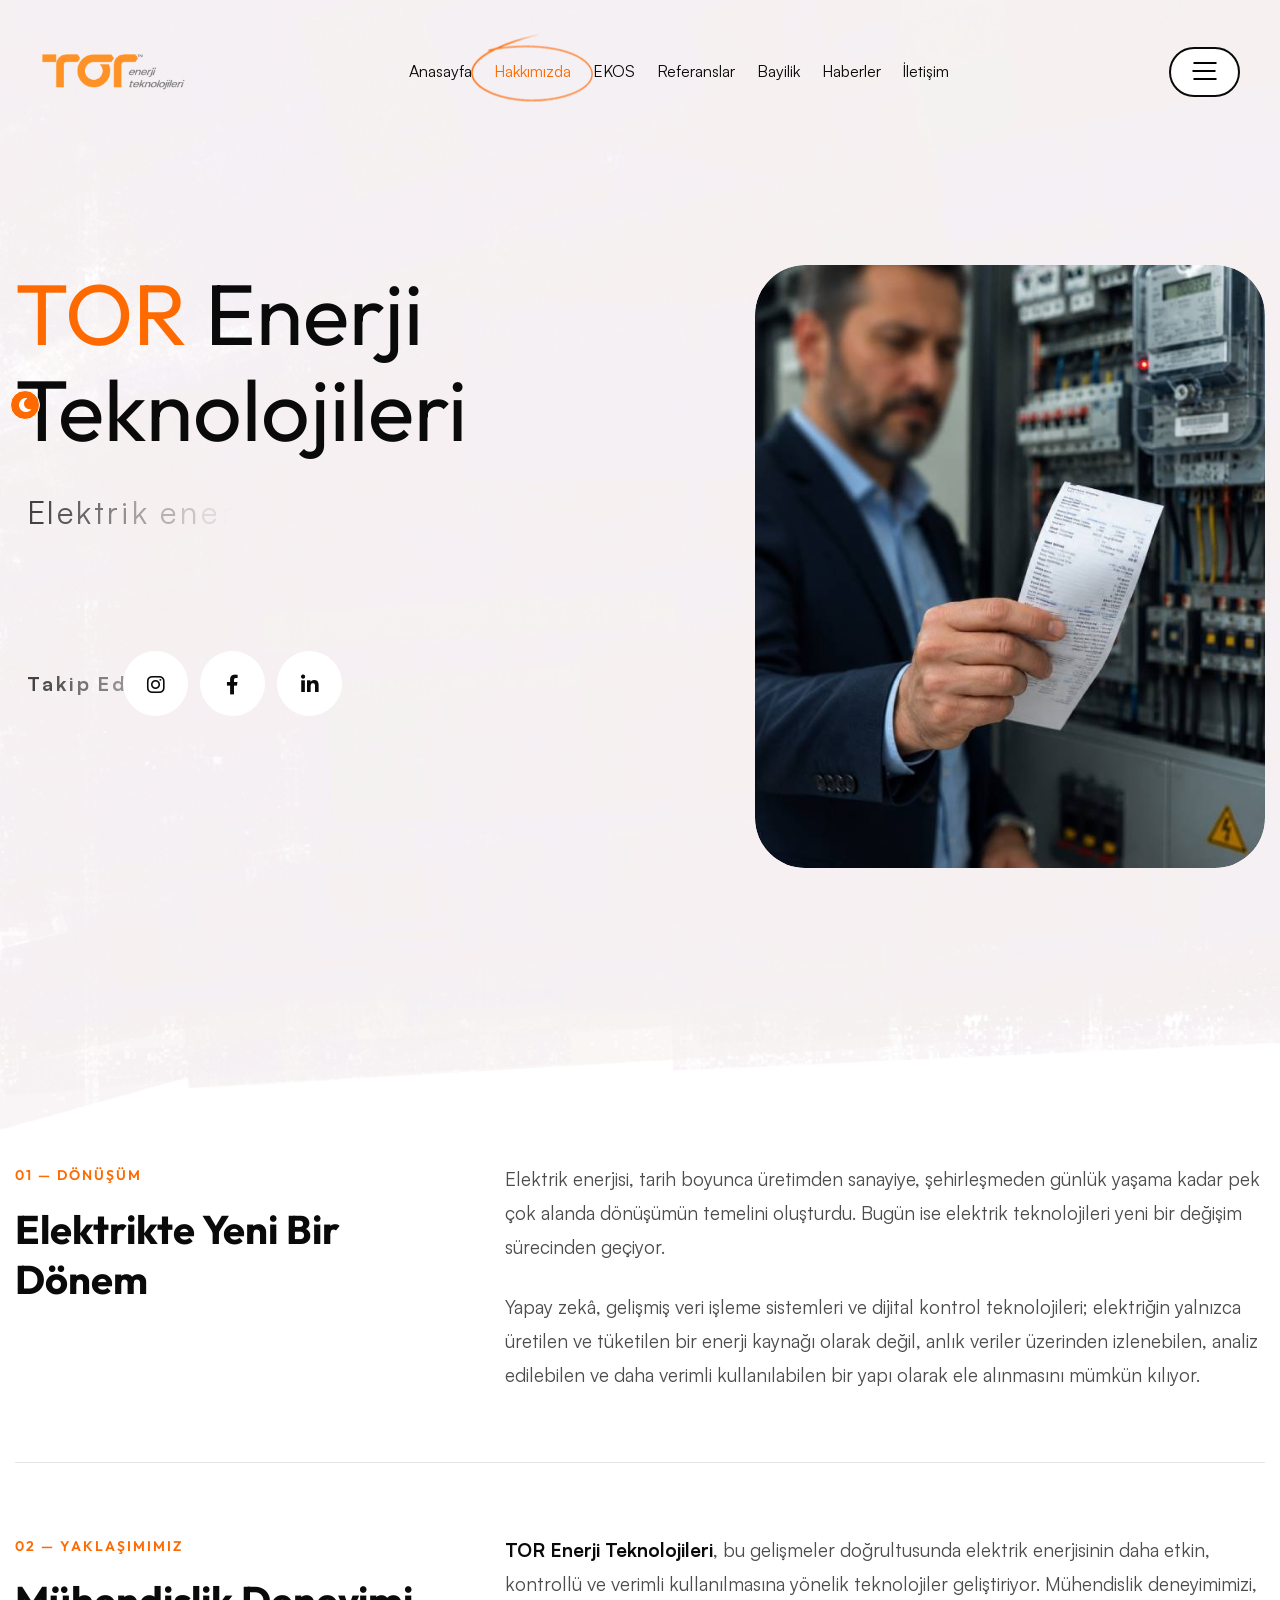
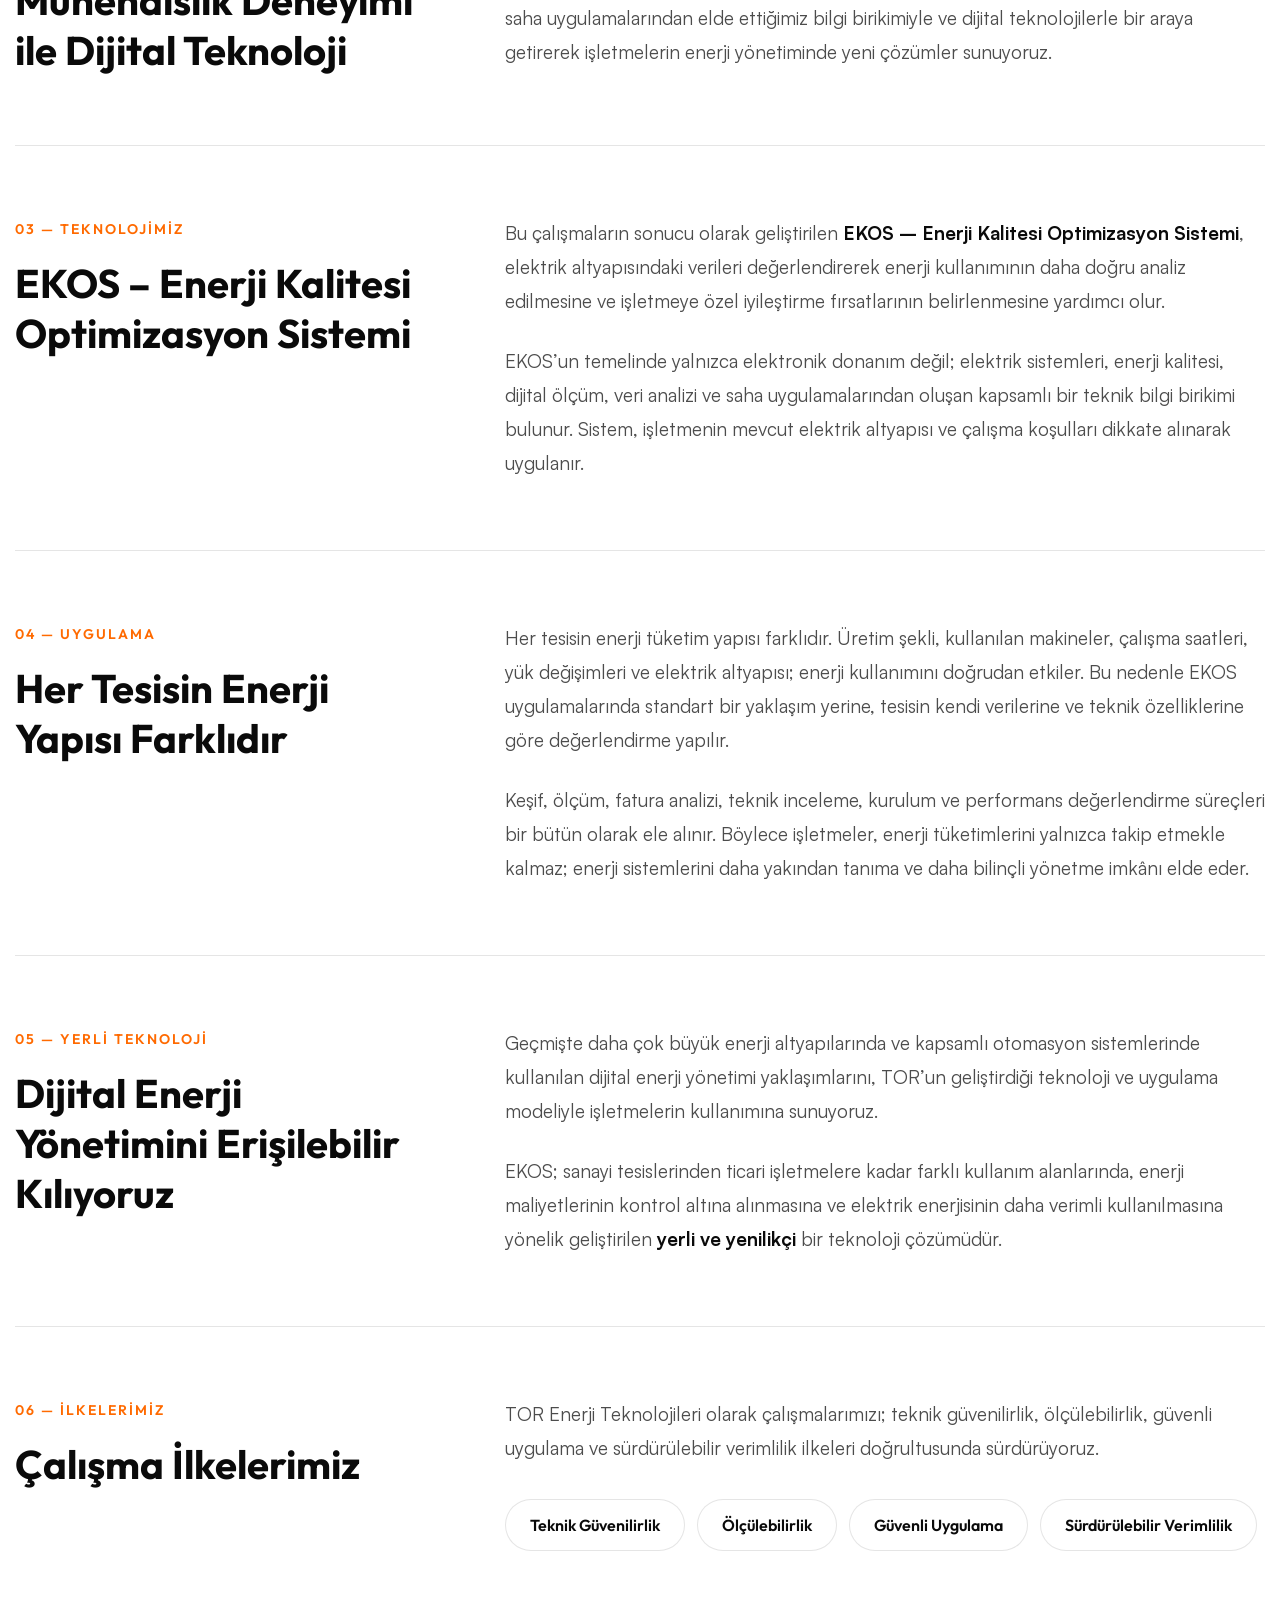
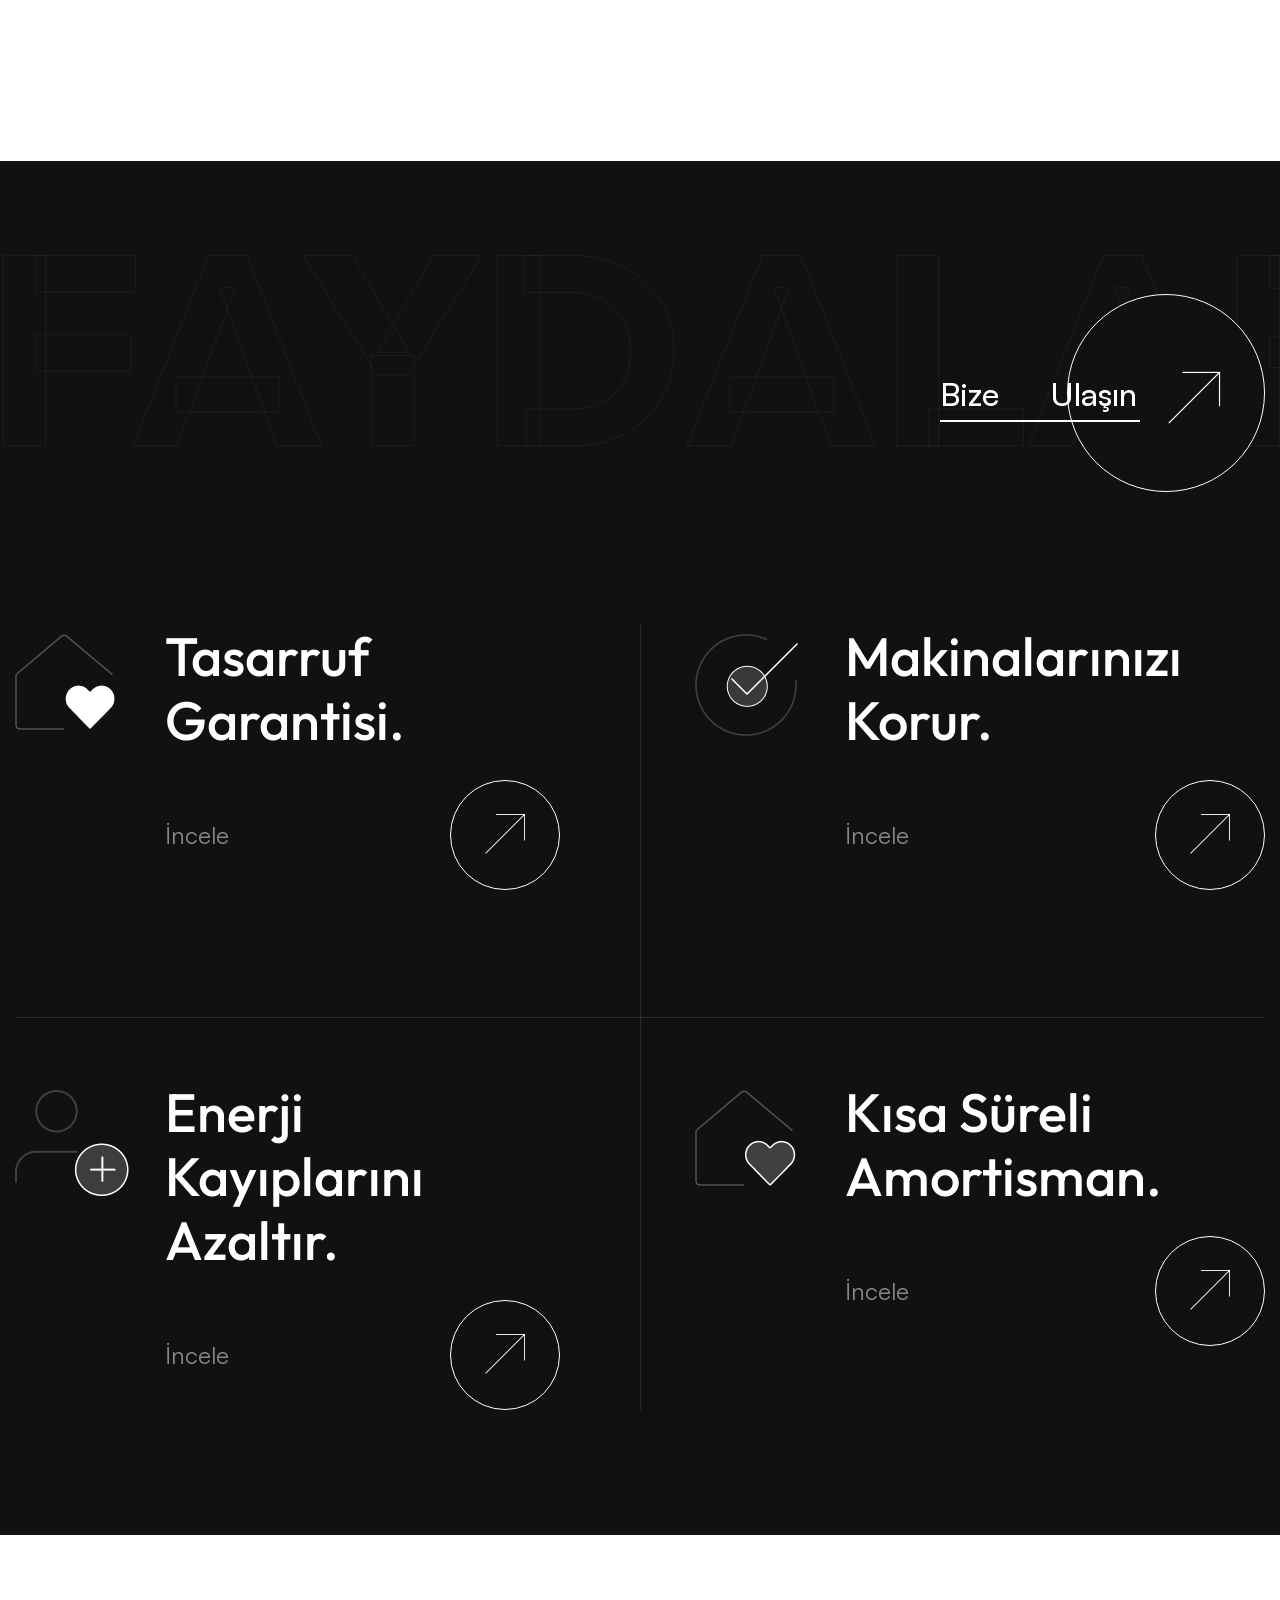
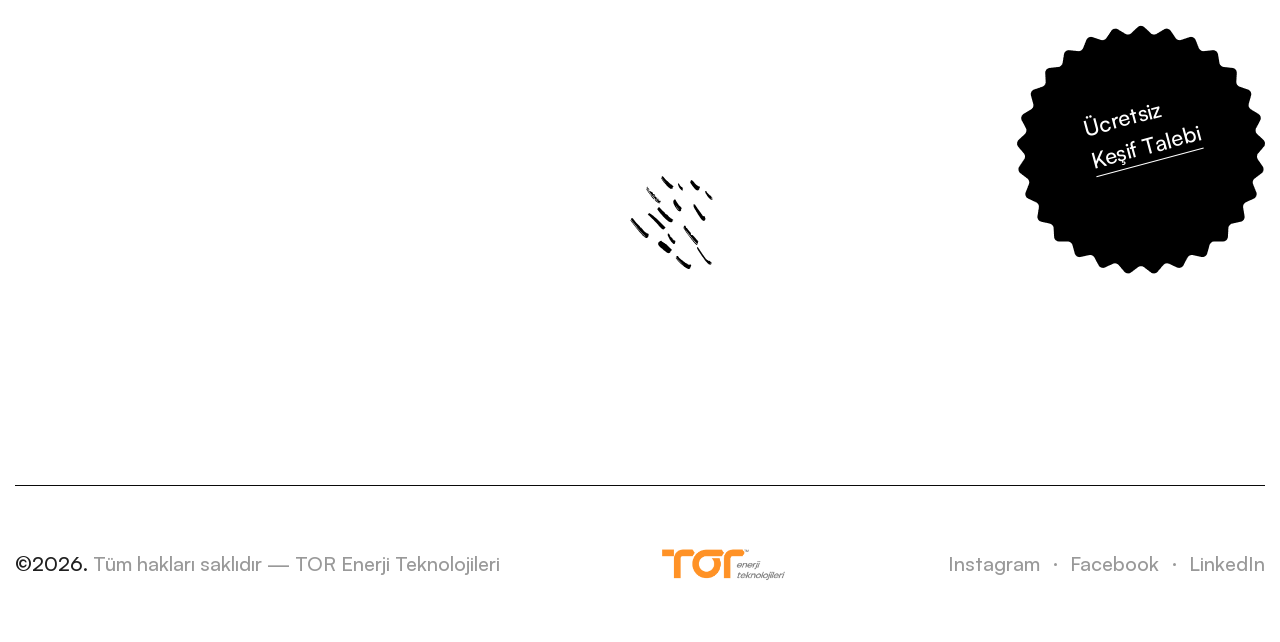
<file: about.html>
<!DOCTYPE html>
<html lang="tr" class="no-js">

<head>
<meta charset="utf-8">
<meta http-equiv="X-UA-Compatible" content="IE=edge">
<meta name="viewport" content="width=device-width, initial-scale=1.0, maximum-scale=1.0, user-scalable=0">

<title>Hakkımızda | TOR Enerji Teknolojileri – EKOS</title>
<meta name="description" content="TOR Enerji Teknolojileri; EKOS Enerji Kalite Optimizasyon Sistemi ile işletmelerin enerji kalitesini artırır, faturalarda %30'a kadar tasarruf sağlar. CE ve ISO 9001-45000 belgeli.">

<!-- Fav Icon -->
<link rel="icon" href="assets/images/logo/tor-favicon.ico" type="image/x-icon">
<link rel="shortcut icon" href="assets/images/logo/tor-favicon.ico" type="image/x-icon">
<link rel="apple-touch-icon" sizes="180x180" href="assets/images/logo/apple-touch-icon.png">

<!-- Google Fonts -->
<link href="https://fonts.googleapis.com/css2?family=Outfit:wght@100;200;300;400;500;600;700;800;900&amp;display=swap" rel="stylesheet">

<!-- Stylesheets -->
<link href="assets/css/font-awesome-all.css" rel="stylesheet">
<link href="assets/css/flaticon.css" rel="stylesheet">
<link href="assets/css/owl.css" rel="stylesheet">
<link href="assets/css/bootstrap.css" rel="stylesheet">
<link href="assets/css/jquery.fancybox.min.css" rel="stylesheet">
<link href="assets/css/animate.css" rel="stylesheet">
<link href="assets/css/aos.css" rel="stylesheet">
<link href="assets/css/nice-select.css" rel="stylesheet">
<link href="assets/css/odometer.css" rel="stylesheet">
<link href="assets/css/elpath.css" rel="stylesheet">
<link href="assets/css/satoshi-font.css" id="jssDefault" rel="stylesheet">
<link href="assets/css/color.css" rel="stylesheet">
<link href="assets/css/darkmode.css" rel="stylesheet">
<link href="assets/css/style.css" rel="stylesheet">
<link href="assets/css/module-css/header.css" rel="stylesheet">
<link href="assets/css/module-css/footer.css" rel="stylesheet">
<link href="assets/css/module-css/about.css" rel="stylesheet">
<link href="assets/css/module-css/service.css" rel="stylesheet">
<link href="assets/css/responsive.css" rel="stylesheet">

<link href="assets/css/tor-custom.css" rel="stylesheet">
</head>


<!-- page wrapper -->
<body>

    <div class="boxed_wrapper light_bg">

        <!-- mouse-pointer -->
        <div class="mouse-pointer" id="mouse-pointer"></div>
        <!-- mouse-pointer end -->


        <!-- preloader -->
        <div class="loader-wrap">
            <div class="preloader">
                <div id="handle-preloader" class="handle-preloader">
                    <div class="animation-preloader">
                        <div class="spinner"></div>
                        <div class="txt-loading"><span data-text-preloader="E" class="letters-loading">E</span><span data-text-preloader="K" class="letters-loading">K</span><span data-text-preloader="O" class="letters-loading">O</span><span data-text-preloader="S" class="letters-loading">S</span></div>
                    </div>   
                </div>
            </div>
        </div>
        <!-- preloader end -->


        <!-- demo-switch -->
        <div class="demo-switch">
            <div class="demo-dark-bg demo_switch"><button><i class="fas fa-moon"></i></button></div>
            <div class="demo-light-bg demo_switch"><button><i class="fas fa-sun"></i></button></div>
        </div>
        <!-- demo-switch end -->


        <!-- main header -->
        <header class="main-header">
            <!-- header-lower -->
            <div class="header-lower">
                <div class="outer-box">
                    <div class="logo-box">
                        <figure class="light-logo"><a href="index.html"><img src="assets/images/logo/tor-logo.png" alt="TOR Enerji Teknolojileri"></a></figure>
                        <figure class="dark-logo"><a href="index.html"><img src="assets/images/logo/tor-logo.png" alt="TOR Enerji Teknolojileri"></a></figure>
                    </div>
                    <div class="menu-area">
                        <nav class="main-menu navbar-expand-md navbar-light clearfix">
                            <div class="collapse navbar-collapse show clearfix" id="navbarSupportedContent">
                                <ul class="navigation clearfix">
                                    <li><a href="index.html">Anasayfa</a></li>
                                    <li class="current"><a href="about.html">Hakkımızda</a></li>
                                    <li><a href="service.html">EKOS</a></li>
                                    <li><a href="portfolio.html">Referanslar</a></li>
                                    <li class="dropdown"><a href="partner.html">Bayilik</a>
                                        <ul>
                                            <li><a href="partner.html">Bayilik ve Partner Programı</a></li>
                                            <li><a href="dealers.html">Yetkili Bayilerimiz</a></li>
                                        </ul>
                                    </li>
                                    <li><a href="blog.html">Haberler</a></li>
                                    <li><a href="contact.html">İletişim</a></li>
                                </ul>
                            </div>
                        </nav>
                    </div>
                    <div class="menu-right-content">
                        <div class="btn-box mr_20"><a href="contact.html"><span>Teklif Al</span></a></div>
                        <div class="mobile-nav-toggler">
                            <div class="hamburger">
                                <div class="hamburger__container">
                                    <div class="hamburger__inner"></div>
                                    <div class="hamburger__hidden"></div>
                                </div>
                            </div>
                        </div>
                    </div>
                </div>
            </div>


            <!--sticky Header-->
            <div class="sticky-header">
                <div class="outer-container">
                    <div class="outer-box">
                        <div class="logo-box">
                            <figure class="light-logo"><a href="index.html"><img src="assets/images/logo/tor-logo.png" alt="TOR Enerji Teknolojileri"></a></figure>
                            <figure class="dark-logo"><a href="index.html"><img src="assets/images/logo/tor-logo.png" alt="TOR Enerji Teknolojileri"></a></figure>
                        </div>
                        <div class="menu-area">
                            <nav class="main-menu clearfix">
                                <!--Keep This Empty / Menu will come through Javascript-->
                            </nav>
                        </div>
                        <div class="menu-right-content">
                            <div class="btn-box mr_20"><a href="contact.html"><span>Teklif Al</span></a></div>
                            <div class="mobile-nav-toggler">
                                <div class="hamburger">
                                    <div class="hamburger__container">
                                        <div class="hamburger__inner"></div>
                                        <div class="hamburger__hidden"></div>
                                    </div>
                                </div>
                            </div>
                        </div>
                    </div>
                </div>
            </div>
        </header>
        <!-- main-header end -->


        <!-- Mobile Menu  -->
        <div class="mobile-menu">
            <div class="menu-backdrop"></div>
            <div class="close-btn"><i class="fas fa-times"></i></div>
            
            <nav class="menu-box">
                <div class="nav-logo"><a href="index.html"><img src="assets/images/logo/tor-logo-white.png" alt="TOR Enerji Teknolojileri"></a></div>
                <div class="menu-outer"><!--Here Menu Will Come Automatically Via Javascript / Same Menu as in Header--></div>
                <div class="search-form">
                    <h4>Arama</h4>
                    <form method="post" action="index.html">
                        <div class="form-group">
                            <input type="search" name="search-field" placeholder="Arayın ..." required>
                            <button type="submit"><i class="icon-47"></i></button>
                        </div>
                    </form>
                </div>
                <div class="contact-info">
                    <h4>İletişim</h4>
                    <ul>
                        <li>www.torenerji.com</li>
                        <li><a href="tel:08502422030">0 850 242 20 30</a></li>
                        <li><a href="mailto:info@torenerji.com">info@torenerji.com</a></li>
                    </ul>
                </div>
            </nav>
        </div>
        <!-- End Mobile Menu -->


        <!-- about-style-11 -->
        <section class="about-style-11">
            <div class="pattern-layer" style="background-image: url(assets/images/shape/shape-137.png);"></div>
            <div class="pattern-layer-2" style="background-image: url(assets/images/shape/shape-138.png);"></div>
            <div class="large-container">
                <div class="row clearfix">
                    <div class="col-lg-6 col-md-12 col-sm-12 content-column">
                        <div class="content-box sec-title-animation animation-style2">
                            <h2><span>TOR</span> Enerji Teknolojileri</h2>
                            <p class="title-animation">Elektrik enerjisini dijital olarak kontrol eden yenilikçi teknolojiler geliştiriyoruz.</p>
                            <ul class="social-style-one title-animation">
                                <li><span class="pr_10">Takip Edin</span></li>
                                <li><a href="https://www.instagram.com/torenerji" target="_blank" rel="noopener" title="TOR Enerji Instagram"><i class="fab fa-instagram"></i></a></li>
                                <li><a href="https://www.facebook.com/torenerji" target="_blank" rel="noopener" title="TOR Enerji Facebook"><i class="fab fa-facebook-f"></i></a></li>
                                <li><a href="https://www.linkedin.com/company/toenerji" target="_blank" rel="noopener" title="TOR Enerji LinkedIn"><i class="fab fa-linkedin-in"></i></a></li>
                            </ul>
                        </div>
                    </div>
                    <div class="col-lg-6 col-md-12 col-sm-12 image-column">
                        <div class="image-box ml_100">
                            <figure class="image"><img src="assets/images/resource/about-7.jpg" alt=""></figure>
                        </div>
                    </div>
                </div>
            </div>
        </section>
        <!-- about-style-11 end -->


        <!-- tor-story -->
        <section class="tor-story">
            <div class="large-container">

                <div class="tor-story-block">
                    <div class="tor-story-head">
                        <span class="num">01 — Dönüşüm</span>
                        <h3>Elektrikte Yeni Bir Dönem</h3>
                    </div>
                    <div class="tor-story-text">
                        <p>Elektrik enerjisi, tarih boyunca üretimden sanayiye, şehirleşmeden günlük yaşama kadar pek çok alanda dönüşümün temelini oluşturdu. Bugün ise elektrik teknolojileri yeni bir değişim sürecinden geçiyor.</p>
                        <p>Yapay zekâ, gelişmiş veri işleme sistemleri ve dijital kontrol teknolojileri; elektriğin yalnızca üretilen ve tüketilen bir enerji kaynağı olarak değil, anlık veriler üzerinden izlenebilen, analiz edilebilen ve daha verimli kullanılabilen bir yapı olarak ele alınmasını mümkün kılıyor.</p>
                    </div>
                </div>

                <div class="tor-story-block">
                    <div class="tor-story-head">
                        <span class="num">02 — Yaklaşımımız</span>
                        <h3>Mühendislik Deneyimi ile Dijital Teknoloji</h3>
                    </div>
                    <div class="tor-story-text">
                        <p><strong>TOR Enerji Teknolojileri</strong>, bu gelişmeler doğrultusunda elektrik enerjisinin daha etkin, kontrollü ve verimli kullanılmasına yönelik teknolojiler geliştiriyor. Mühendislik deneyimimizi, saha uygulamalarından elde ettiğimiz bilgi birikimiyle ve dijital teknolojilerle bir araya getirerek işletmelerin enerji yönetiminde yeni çözümler sunuyoruz.</p>
                    </div>
                </div>

                <div class="tor-story-block">
                    <div class="tor-story-head">
                        <span class="num">03 — Teknolojimiz</span>
                        <h3>EKOS – Enerji Kalitesi Optimizasyon Sistemi</h3>
                    </div>
                    <div class="tor-story-text">
                        <p>Bu çalışmaların sonucu olarak geliştirilen <strong>EKOS – Enerji Kalitesi Optimizasyon Sistemi</strong>, elektrik altyapısındaki verileri değerlendirerek enerji kullanımının daha doğru analiz edilmesine ve işletmeye özel iyileştirme fırsatlarının belirlenmesine yardımcı olur.</p>
                        <p>EKOS’un temelinde yalnızca elektronik donanım değil; elektrik sistemleri, enerji kalitesi, dijital ölçüm, veri analizi ve saha uygulamalarından oluşan kapsamlı bir teknik bilgi birikimi bulunur. Sistem, işletmenin mevcut elektrik altyapısı ve çalışma koşulları dikkate alınarak uygulanır.</p>
                    </div>
                </div>

                <div class="tor-story-block">
                    <div class="tor-story-head">
                        <span class="num">04 — Uygulama</span>
                        <h3>Her Tesisin Enerji Yapısı Farklıdır</h3>
                    </div>
                    <div class="tor-story-text">
                        <p>Her tesisin enerji tüketim yapısı farklıdır. Üretim şekli, kullanılan makineler, çalışma saatleri, yük değişimleri ve elektrik altyapısı; enerji kullanımını doğrudan etkiler. Bu nedenle EKOS uygulamalarında standart bir yaklaşım yerine, tesisin kendi verilerine ve teknik özelliklerine göre değerlendirme yapılır.</p>
                        <p>Keşif, ölçüm, fatura analizi, teknik inceleme, kurulum ve performans değerlendirme süreçleri bir bütün olarak ele alınır. Böylece işletmeler, enerji tüketimlerini yalnızca takip etmekle kalmaz; enerji sistemlerini daha yakından tanıma ve daha bilinçli yönetme imkânı elde eder.</p>
                    </div>
                </div>

                <div class="tor-story-block">
                    <div class="tor-story-head">
                        <span class="num">05 — Yerli Teknoloji</span>
                        <h3>Dijital Enerji Yönetimini Erişilebilir Kılıyoruz</h3>
                    </div>
                    <div class="tor-story-text">
                        <p>Geçmişte daha çok büyük enerji altyapılarında ve kapsamlı otomasyon sistemlerinde kullanılan dijital enerji yönetimi yaklaşımlarını, TOR’un geliştirdiği teknoloji ve uygulama modeliyle işletmelerin kullanımına sunuyoruz.</p>
                        <p>EKOS; sanayi tesislerinden ticari işletmelere kadar farklı kullanım alanlarında, enerji maliyetlerinin kontrol altına alınmasına ve elektrik enerjisinin daha verimli kullanılmasına yönelik geliştirilen <strong>yerli ve yenilikçi</strong> bir teknoloji çözümüdür.</p>
                    </div>
                </div>

                <div class="tor-story-block">
                    <div class="tor-story-head">
                        <span class="num">06 — İlkelerimiz</span>
                        <h3>Çalışma İlkelerimiz</h3>
                    </div>
                    <div class="tor-story-text">
                        <p>TOR Enerji Teknolojileri olarak çalışmalarımızı; teknik güvenilirlik, ölçülebilirlik, güvenli uygulama ve sürdürülebilir verimlilik ilkeleri doğrultusunda sürdürüyoruz.</p>
                        <ul class="tor-principles">
                            <li>Teknik Güvenilirlik</li>
                            <li>Ölçülebilirlik</li>
                            <li>Güvenli Uygulama</li>
                            <li>Sürdürülebilir Verimlilik</li>
                        </ul>
                    </div>
                </div>

            </div>
        </section>
        <!-- tor-story end -->


        <!-- service-style-six -->
        <section class="service-style-six">
            <span class="big-text">FAYDALAR</span>
            <div class="large-container">
                <div class="title-box mb_120 sec-title-animation animation-style2">
                    <h2 class="title-animation">Size Sunduğumuz <span>Faydalar.</span></h2>
                    <a href="contact.html">Bize <span>Ulaşın</span><i class="icon-6"></i></a>
                </div>
                <div class="inner-container p_relative">
                    <div class="row clearfix">
                        <div class="col-lg-6 col-md-12 col-sm-12 service-block">
                            <div class="service-block-four">
                                <div class="inner-box mr_65 pb_100">
                                    <div class="icon-box"><img src="assets/images/icons/icon-34.png" alt=""></div>
                                    <h2><a href="service.html">Tasarruf Garantisi.</a></h2>
                                    <div class="lower-content">
                                        <span>İncele</span>
                                        <a href="service.html"><i class="icon-6"></i></a>
                                    </div>
                                </div>
                            </div>
                        </div>
                        <div class="col-lg-6 col-md-12 col-sm-12 service-block">
                            <div class="service-block-four">
                                <div class="inner-box ml_40 pb_100 pb_90">
                                    <div class="icon-box"><img src="assets/images/icons/icon-35.png" alt=""></div>
                                    <h2><a href="service.html">Makinalarınızı Korur.</a></h2>
                                    <div class="lower-content">
                                        <span>İncele</span>
                                        <a href="service.html"><i class="icon-6"></i></a>
                                    </div>
                                </div>
                            </div>
                        </div>
                        <div class="col-lg-6 col-md-12 col-sm-12 service-block">
                            <div class="service-block-four">
                                <div class="inner-box mt_90 mr_65">
                                    <div class="icon-box"><img src="assets/images/icons/icon-36.png" alt=""></div>
                                    <h2><a href="service.html">Enerji Kayıplarını Azaltır.</a></h2>
                                    <div class="lower-content">
                                        <span>İncele</span>
                                        <a href="service.html"><i class="icon-6"></i></a>
                                    </div>
                                </div>
                            </div>
                        </div>
                        <div class="col-lg-6 col-md-12 col-sm-12 service-block">
                            <div class="service-block-four">
                                <div class="inner-box mt_90 ml_40">
                                    <div class="icon-box"><img src="assets/images/icons/icon-37.png" alt=""></div>
                                    <h2><a href="service.html">Kısa Süreli Amortisman.</a></h2>
                                    <div class="lower-content">
                                        <span>İncele</span>
                                        <a href="service.html"><i class="icon-6"></i></a>
                                    </div>
                                </div>
                            </div>
                        </div>
                    </div>
                </div>
            </div>
        </section>
        <!-- service-style-six end -->


        <!-- footer -->
        <footer class="footer-style-eight pt_90">
            <div class="large-container">
                <div class="footer-top pb_200 p_relative sec-title-animation animation-style2">
                    <div class="shape float-bob-y" style="background-image: url(assets/images/shape/shape-141.png);"></div>
                    <div class="shape-2 float-bob-y" style="background-image: url(assets/images/shape/shape-142.png);"></div>
                    <h2 class="title-animation">Hemen <span>Teklif Alın.</span></h2>
                    <a href="contact.html"><span>Ücretsiz <br />Keşif Talebi</span></a>
                </div>
                <div class="footer-bottom">
                    <div class="bottom-inner">
                        <div class="copyright"><p><span>&copy;2026.</span> Tüm hakları saklıdır — TOR Enerji Teknolojileri</p></div>
                        <div class="logo-box">
                            <figure class="dark-logo"><a href="about.html"><img src="assets/images/logo/tor-logo.png" alt="TOR Enerji Teknolojileri"></a></figure>
                            <figure class="light-logo"><a href="about.html"><img src="assets/images/logo/tor-logo.png" alt="TOR Enerji Teknolojileri"></a></figure>
                        </div>
                        <ul class="social-links">
                            <li><a href="https://www.instagram.com/torenerji" target="_blank" rel="noopener" title="TOR Enerji Instagram">Instagram</a></li>
                            <li><a href="https://www.facebook.com/torenerji" target="_blank" rel="noopener" title="TOR Enerji Facebook">Facebook</a></li>
                            <li><a href="https://www.linkedin.com/company/toenerji" target="_blank" rel="noopener" title="TOR Enerji LinkedIn">LinkedIn</a></li>
                        </ul>
                    </div>
                </div>
            </div>
        </footer>
        <!-- main-footer end -->



        <!--Scroll to top-->
        <div class="scroll-to-top">
            <svg class="scroll-top-inner" viewBox="-1 -1 102 102">
                <path d="M50,1 a49,49 0 0,1 0,98 a49,49 0 0,1 0,-98" />
            </svg>
        </div>
        
    </div>


    <!-- jequery plugins -->
    <script src="assets/js/jquery.js"></script>
    <script src="assets/js/bootstrap.min.js"></script>
    <script src="assets/js/plugins.js"></script>
    <script src="assets/js/owl.js"></script>
    <script src="assets/js/wow.js"></script>
    <script src="assets/js/jquery.fancybox.js"></script>
    <script src="assets/js/appear.js"></script>
    <script src="assets/js/isotope.js"></script>
    <script src="assets/js/jquery.nice-select.min.js"></script>
    <script src="assets/js/aos.js"></script>
    <script src="assets/js/hamburger.js"></script>
    <script src="assets/js/lenis.min.js"></script>
    <script src="assets/js/text_plugins.js"></script>
    <script src="assets/js/text_animation.js"></script>
    <script src="assets/js/scrolltop.min.js"></script>
    <script src="assets/js/parallax.min.js"></script>
    <script src="assets/js/odometer.js"></script>
    <script src="assets/js/gsap.js"></script>
    <script src="assets/js/ScrollTrigger.js"></script>
    <script src="assets/js/SplitText.js"></script>

    <!-- main-js -->
    <script src="assets/js/script.js"></script>

</body><!-- End of .page_wrapper -->

</html>
</file>
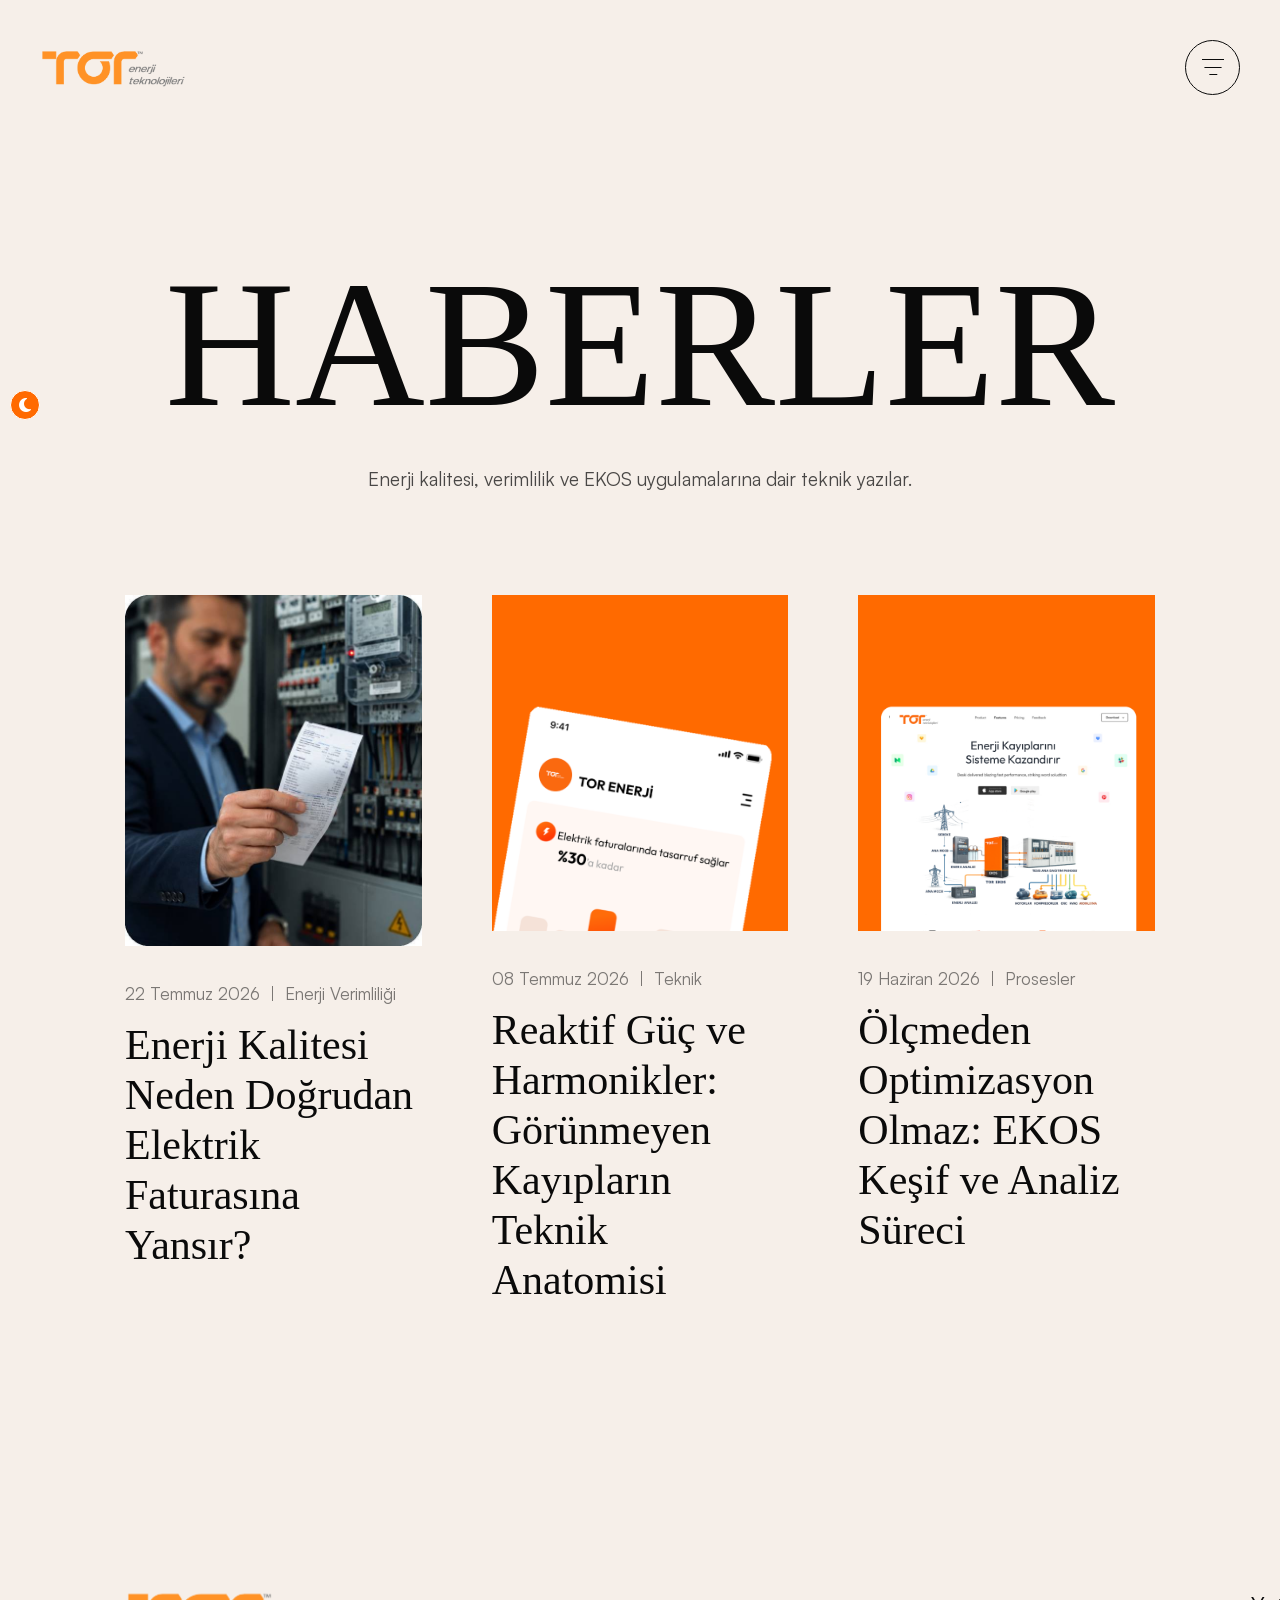
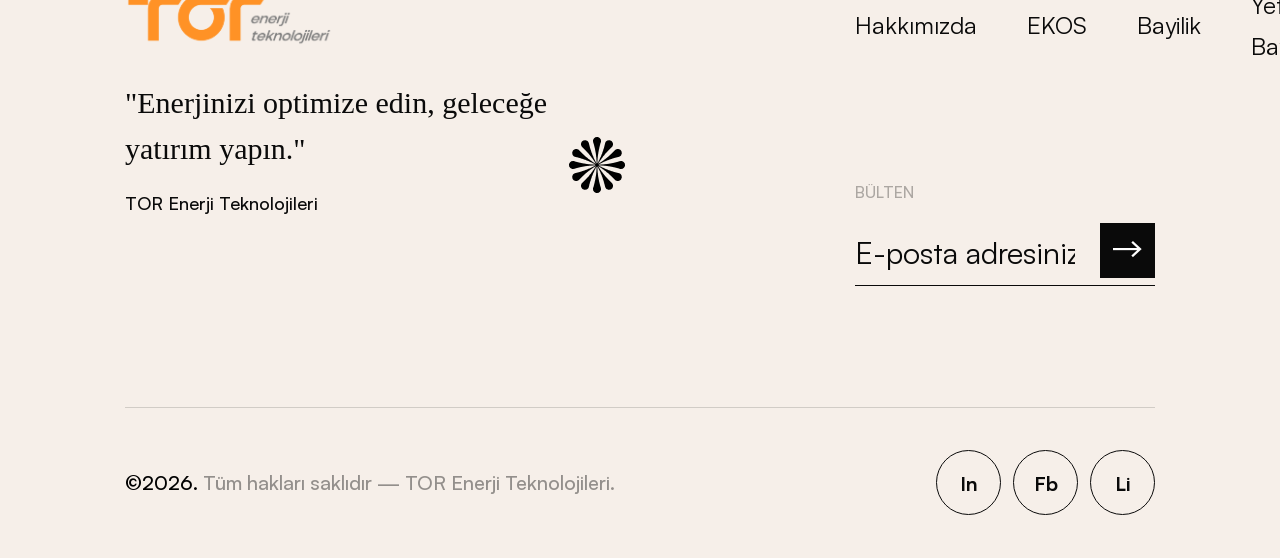
<file: blog.html>
<!DOCTYPE html>
<html lang="tr" class="no-js">

<head>
<meta charset="utf-8">
<meta http-equiv="X-UA-Compatible" content="IE=edge">
<meta name="viewport" content="width=device-width, initial-scale=1.0, maximum-scale=1.0, user-scalable=0">

<title>Haberler | TOR Enerji Teknolojileri – EKOS</title>
<meta name="description" content="TOR Enerji EKOS haberleri, duyuruları ve enerji verimliliği yazıları: güç faktörü, reaktif ceza, harmonik bozulma ve tasarruf ipuçları.">

<!-- Fav Icon -->
<link rel="icon" href="assets/images/logo/tor-favicon.ico" type="image/x-icon">
<link rel="shortcut icon" href="assets/images/logo/tor-favicon.ico" type="image/x-icon">
<link rel="apple-touch-icon" sizes="180x180" href="assets/images/logo/apple-touch-icon.png">

<!-- Google Fonts -->
<link href="https://fonts.googleapis.com/css2?family=Outfit:wght@100;200;300;400;500;600;700;800;900&amp;display=swap" rel="stylesheet">

<!-- Stylesheets -->
<link href="assets/css/font-awesome-all.css" rel="stylesheet">
<link href="assets/css/flaticon.css" rel="stylesheet">
<link href="assets/css/owl.css" rel="stylesheet">
<link href="assets/css/bootstrap.css" rel="stylesheet">
<link href="assets/css/jquery.fancybox.min.css" rel="stylesheet">
<link href="assets/css/animate.css" rel="stylesheet">
<link href="assets/css/aos.css" rel="stylesheet">
<link href="assets/css/nice-select.css" rel="stylesheet">
<link href="assets/css/odometer.css" rel="stylesheet">
<link href="assets/css/elpath.css" rel="stylesheet">
<link href="assets/css/satoshi-font.css" id="jssDefault" rel="stylesheet">
<link href="assets/css/color.css" rel="stylesheet">
<link href="assets/css/darkmode.css" rel="stylesheet">
<link href="assets/css/style.css" rel="stylesheet">
<link href="assets/css/module-css/header.css" rel="stylesheet">
<link href="assets/css/module-css/footer.css" rel="stylesheet">
<link href="assets/css/module-css/news.css" rel="stylesheet">
<link href="assets/css/responsive.css" rel="stylesheet">

<link href="assets/css/tor-custom.css" rel="stylesheet">
</head>


<!-- page wrapper -->
<body>

    <div class="boxed_wrapper light_bg">

        <!-- mouse-pointer -->
        <div class="mouse-pointer" id="mouse-pointer"></div>
        <!-- mouse-pointer end -->


        <!-- preloader -->
        <div class="loader-wrap">
            <div class="preloader">
                <div id="handle-preloader" class="handle-preloader">
                    <div class="animation-preloader">
                        <div class="spinner"></div>
                        <div class="txt-loading"><span data-text-preloader="E" class="letters-loading">E</span><span data-text-preloader="K" class="letters-loading">K</span><span data-text-preloader="O" class="letters-loading">O</span><span data-text-preloader="S" class="letters-loading">S</span></div>
                    </div>   
                </div>
            </div>
        </div>
        <!-- preloader end -->


        <!-- demo-switch -->
        <div class="demo-switch">
            <div class="demo-dark-bg demo_switch"><button><i class="fas fa-moon"></i></button></div>
            <div class="demo-light-bg demo_switch"><button><i class="fas fa-sun"></i></button></div>
        </div>
        <!-- demo-switch end -->


        <!-- main header -->
        <header class="main-header blog-1-header">
            <!-- header-lower -->
            <div class="header-lower">
                <div class="outer-box">
                    <div class="logo-box">
                        <figure class="logo"><a href="index.html"><img src="assets/images/logo/tor-logo.png" alt="TOR Enerji Teknolojileri"></a></figure>
                        <figure class="logo-2"><a href="index.html"><img src="assets/images/logo/tor-logo.png" alt="TOR Enerji Teknolojileri"></a></figure>
                    </div>
                    <div class="menu-area">
                        <nav class="main-menu navbar-expand-md navbar-light clearfix">
                            <div class="collapse navbar-collapse show clearfix" id="navbarSupportedContent">
                                <ul class="navigation clearfix">
                                    <li><a href="index.html">Anasayfa</a></li>
                                    <li><a href="about.html">Hakkımızda</a></li>
                                    <li><a href="service.html">EKOS</a></li>
                                    <li><a href="portfolio.html">Referanslar</a></li>
                                    <li class="dropdown"><a href="partner.html">Bayilik</a>
                                        <ul>
                                            <li><a href="partner.html">Bayilik ve Partner Programı</a></li>
                                            <li><a href="dealers.html">Yetkili Bayilerimiz</a></li>
                                        </ul>
                                    </li>
                                    <li class="current"><a href="blog.html">Haberler</a></li>
                                    <li><a href="contact.html">İletişim</a></li>
                                </ul>
                            </div>
                        </nav>
                    </div>
                    <div class="menu-right-content">
                        <div class="mobile-nav-toggler"><i class="icon-31"></i></div>
                    </div>
                </div>
            </div>


            <!--sticky Header-->
            <div class="sticky-header">
                <div class="outer-container">
                    <div class="outer-box">
                        <div class="logo-box">
                            <figure class="light-logo"><a href="index.html"><img src="assets/images/logo/tor-logo.png" alt="TOR Enerji Teknolojileri"></a></figure>
                            <figure class="dark-logo"><a href="index.html"><img src="assets/images/logo/tor-logo.png" alt="TOR Enerji Teknolojileri"></a></figure>
                        </div>
                        <div class="menu-area">
                            <nav class="main-menu clearfix">
                                <!--Keep This Empty / Menu will come through Javascript-->
                            </nav>
                        </div>
                        <div class="menu-right-content">
                            <div class="mobile-nav-toggler"><i class="icon-31"></i></div>
                        </div>
                    </div>
                </div>
            </div>
        </header>
        <!-- main-header end -->


        <!-- Mobile Menu  -->
        <div class="mobile-menu">
            <div class="menu-backdrop"></div>
            <div class="close-btn"><i class="fas fa-times"></i></div>
            
            <nav class="menu-box">
                <div class="nav-logo"><a href="index.html"><img src="assets/images/logo/tor-logo-white.png" alt="TOR Enerji Teknolojileri"></a></div>
                <div class="menu-outer"><!--Here Menu Will Come Automatically Via Javascript / Same Menu as in Header--></div>
                <div class="search-form">
                    <h4>Arama</h4>
                    <form method="post" action="index.html">
                        <div class="form-group">
                            <input type="search" name="search-field" placeholder="Arayın ..." required>
                            <button type="submit"><i class="icon-47"></i></button>
                        </div>
                    </form>
                </div>
                <div class="contact-info">
                    <h4>İletişim</h4>
                    <ul>
                        <li>www.torenerji.com</li>
                        <li><a href="tel:08502422030">0 850 242 20 30</a></li>
                        <li><a href="mailto:info@torenerji.com">info@torenerji.com</a></li>
                    </ul>
                </div>
            </nav>
        </div>
        <!-- End Mobile Menu -->


        <!-- news-section -->
        <section class="news-section blog-one">
            <div class="outer-container">
                <div class="title-text mb_100 centred">
                    <h2>HABERLER</h2>
                    <p>Enerji kalitesi, verimlilik ve EKOS uygulamalarına dair teknik yazılar.</p>
                </div>
                <div class="inner-container">
                    <div class="row clearfix">
                        <div class="col-lg-4 col-md-6 col-sm-12 news-block">
                            <div class="news-block-one" data-aos="fade-up" data-aos-easing="linear" data-aos-duration="700">
                                <div class="inner-box">
                                    <figure class="image-box"><a href="news-details.html"><img src="assets/images/resource/about-7.jpg" alt="Enerji Kalitesi Neden Doğrudan Elektrik Faturasına Yansır?"></a></figure>
                                    <div class="lower-content">
                                        <ul class="post-info mb_14">
                                            <li>22 Temmuz 2026</li>
                                            <li>Enerji Verimliliği</li>
                                        </ul>
                                        <h3><a href="news-details.html">Enerji Kalitesi Neden Doğrudan Elektrik Faturasına Yansır?</a></h3>
                                    </div>
                                </div>
                            </div>
                        </div>
                        <div class="col-lg-4 col-md-6 col-sm-12 news-block">
                            <div class="news-block-one" data-aos="fade-up" data-aos-easing="linear" data-aos-duration="800">
                                <div class="inner-box">
                                    <figure class="image-box"><a href="news-details-2.html"><img src="assets/images/portfolio/portfolio-4.png" alt="Reaktif Güç ve Harmonikler: Görünmeyen Kayıpların Teknik Anatomisi"></a></figure>
                                    <div class="lower-content">
                                        <ul class="post-info mb_14">
                                            <li>08 Temmuz 2026</li>
                                            <li>Teknik</li>
                                        </ul>
                                        <h3><a href="news-details-2.html">Reaktif Güç ve Harmonikler: Görünmeyen Kayıpların Teknik Anatomisi</a></h3>
                                    </div>
                                </div>
                            </div>
                        </div>
                        <div class="col-lg-4 col-md-6 col-sm-12 news-block">
                            <div class="news-block-one" data-aos="fade-up" data-aos-easing="linear" data-aos-duration="900">
                                <div class="inner-box">
                                    <figure class="image-box"><a href="news-details-3.html"><img src="assets/images/portfolio/portfolio-6.png" alt="Ölçmeden Optimizasyon Olmaz: EKOS Keşif ve Analiz Süreci"></a></figure>
                                    <div class="lower-content">
                                        <ul class="post-info mb_14">
                                            <li>19 Haziran 2026</li>
                                            <li>Prosesler</li>
                                        </ul>
                                        <h3><a href="news-details-3.html">Ölçmeden Optimizasyon Olmaz: EKOS Keşif ve Analiz Süreci</a></h3>
                                    </div>
                                </div>
                            </div>
                        </div>
                    </div>
                </div>
            </div>
        </section>
        <!-- news-section end -->


        <!-- footer -->
        <footer class="footer-style-seven">
            <div class="outer-container">
                <div class="widget-section">
                    <div class="row clearfix">
                        <div class="col-lg-6 col-md-12 col-sm-12 footer-column">
                            <div class="footer-widget logo-widget">
                                <div class="shape rotate-me" style="background-image: url(assets/images/shape/shape-124.png);"></div>
                                <div class="shape-2 rotate-me" style="background-image: url(assets/images/shape/shape-125.png);"></div>
                                <div class="footer-logo">
                                    <figure class="logo"><a href="index.html"><img src="assets/images/logo/tor-logo.png" alt="TOR Enerji Teknolojileri"></a></figure>
                                    <figure class="logo-2"><a href="index.html"><img src="assets/images/logo/tor-logo.png" alt="TOR Enerji Teknolojileri"></a></figure>
                                </div>
                                <h2>"Enerjinizi optimize edin, geleceğe yatırım yapın."</h2>
                                <p>TOR Enerji Teknolojileri</p>
                            </div>
                        </div>
                        <div class="col-lg-6 col-md-12 col-sm-12 footer-column">
                            <div class="footer-widget subscribe-widget ml_200">
                                <ul class="footer-menu mb_110">
                                    <li><a href="about.html">Hakkımızda</a></li>
                                    <li><a href="service.html">EKOS</a></li>
                                    <li><a href="partner.html">Bayilik</a></li>
                                    <li><a href="dealers.html">Yetkili Bayilerimiz</a></li>
                                    <li><a href="blog.html">Haberler</a></li>
                                    <li><a href="contact.html">İletişim</a></li>
                                </ul>
                                <div class="form-inner">
                                    <p>Bülten</p>
                                    <form action="https://api.web3forms.com/submit" method="POST">
                                        <input type="hidden" name="access_key" value="66821c91-d701-4117-aa21-ff60b7ae3408">
                                        <input type="hidden" name="subject" value="Bülten Aboneliği – torenerji.com">
                                        <input type="hidden" name="from_name" value="TOR Enerji Web Sitesi">
                                        <input type="hidden" name="redirect" value="https://www.torenerji.com/thank-you.html">
                                        <input type="checkbox" name="botcheck" style="display:none;" tabindex="-1" aria-hidden="true">
                                        <div class="form-group">
                                            <input type="email" name="email" placeholder="E-posta adresiniz" required>
                                            <button type="submit"><i class="icon-34"></i></button>
                                        </div>
                                    </form>
                                </div>
                            </div>
                        </div>
                    </div>
                </div>
                <div class="footer-bottom">
                    <div class="bottom-inner">
                        <div class="copyright"><p><span>&copy;2026.</span> Tüm hakları saklıdır — TOR Enerji Teknolojileri. </p></div>
                        <ul class="social-style-one">
                            <li><a href="https://www.instagram.com/torenerji" target="_blank" rel="noopener" title="TOR Enerji Instagram">In</a></li>
                            <li><a href="https://www.facebook.com/torenerji" target="_blank" rel="noopener" title="TOR Enerji Facebook">Fb</a></li>
                            <li><a href="https://www.linkedin.com/company/toenerji" target="_blank" rel="noopener" title="TOR Enerji LinkedIn">Li</a></li>
                        </ul>
                    </div>
                </div>
            </div>
        </footer>
        <!-- main-footer end -->


        <!--Scroll to top-->
        <div class="scroll-to-top">
            <svg class="scroll-top-inner" viewBox="-1 -1 102 102">
                <path d="M50,1 a49,49 0 0,1 0,98 a49,49 0 0,1 0,-98" />
            </svg>
        </div>
        
    </div>


    <!-- jequery plugins -->
    <script src="assets/js/jquery.js"></script>
    <script src="assets/js/bootstrap.min.js"></script>
    <script src="assets/js/plugins.js"></script>
    <script src="assets/js/owl.js"></script>
    <script src="assets/js/wow.js"></script>
    <script src="assets/js/jquery.fancybox.js"></script>
    <script src="assets/js/appear.js"></script>
    <script src="assets/js/isotope.js"></script>
    <script src="assets/js/jquery.nice-select.min.js"></script>
    <script src="assets/js/aos.js"></script>
    <script src="assets/js/lenis.min.js"></script>
    <script src="assets/js/text_plugins.js"></script>
    <script src="assets/js/text_animation.js"></script>
    <script src="assets/js/jquery.lettering.min.js"></script>
    <script src="assets/js/jquery.circleType.js"></script>
    <script src="assets/js/scrolltop.min.js"></script>
    <script src="assets/js/parallax.min.js"></script>
    <script src="assets/js/odometer.js"></script>
    <script src="assets/js/gsap.js"></script>
    <script src="assets/js/ScrollTrigger.js"></script>
    <script src="assets/js/SplitText.js"></script>

    <!-- main-js -->
    <script src="assets/js/script.js"></script>

</body><!-- End of .page_wrapper -->

</html>
</file>
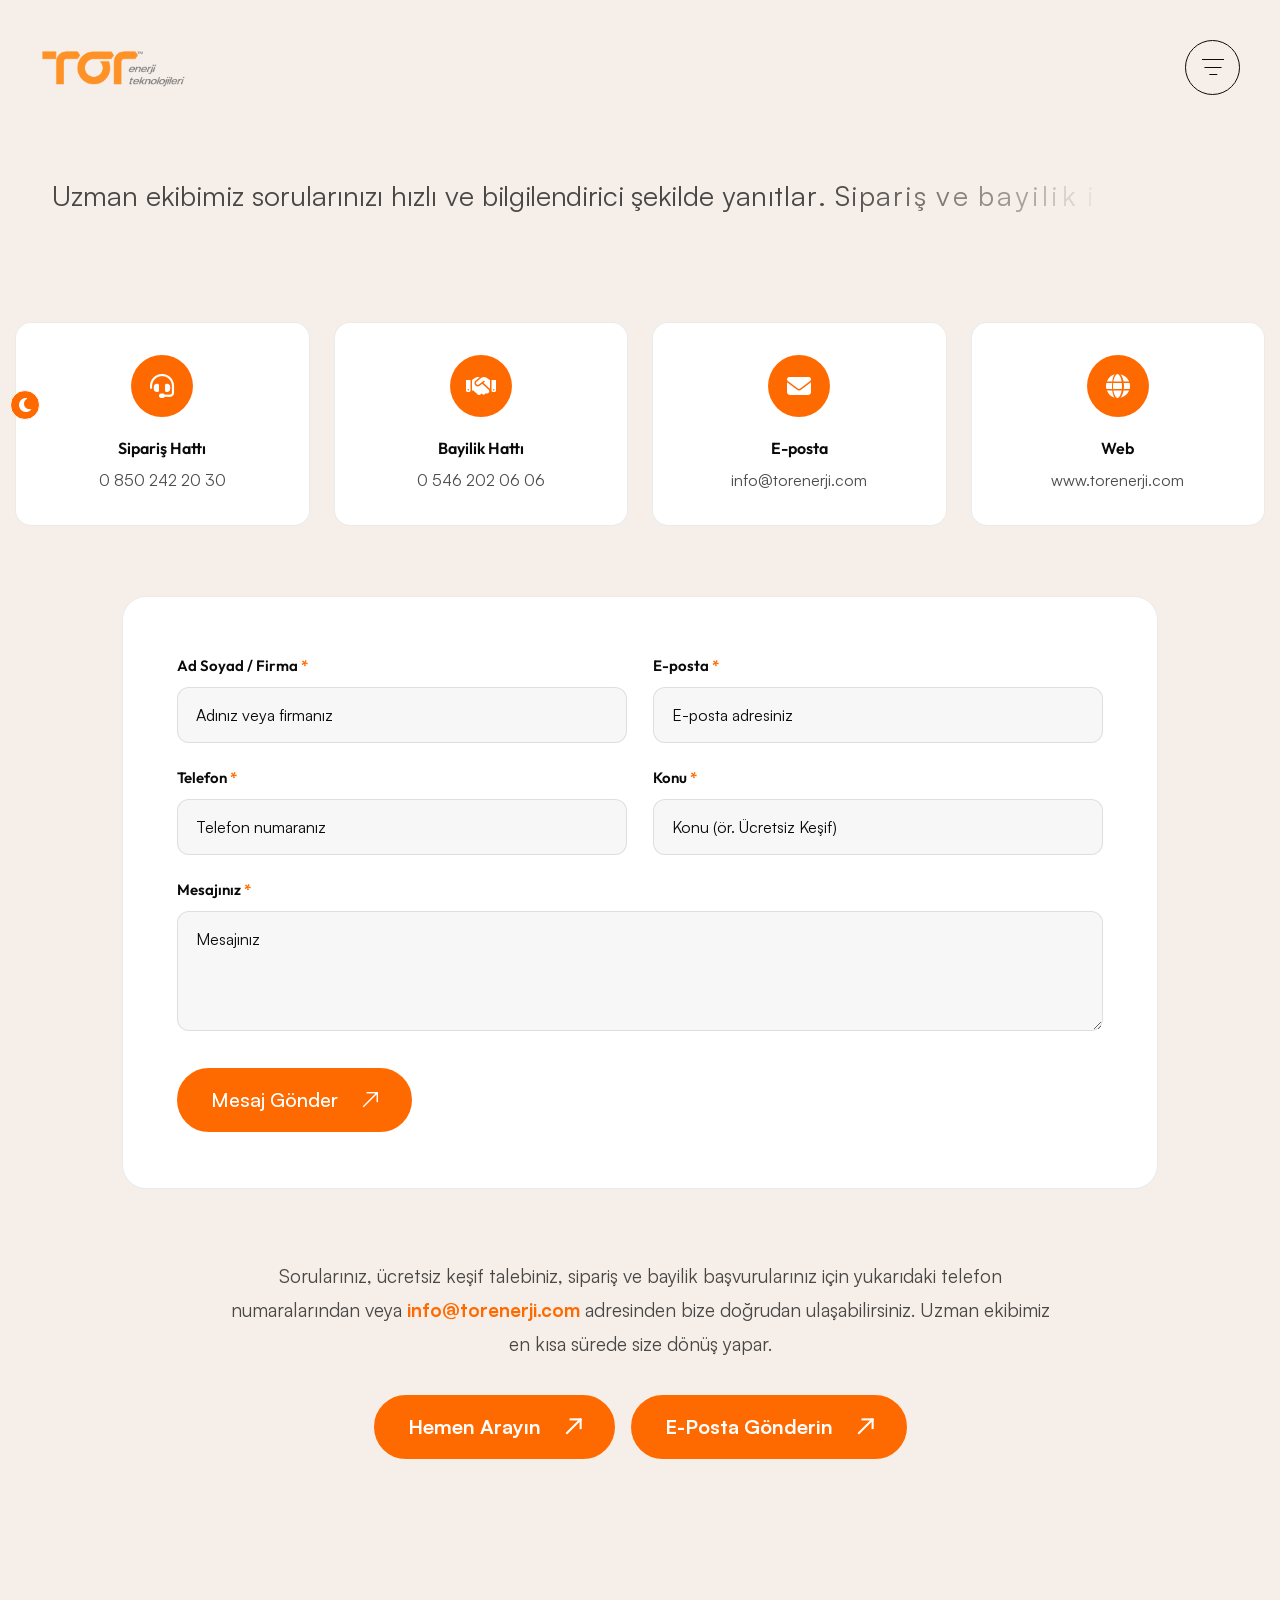
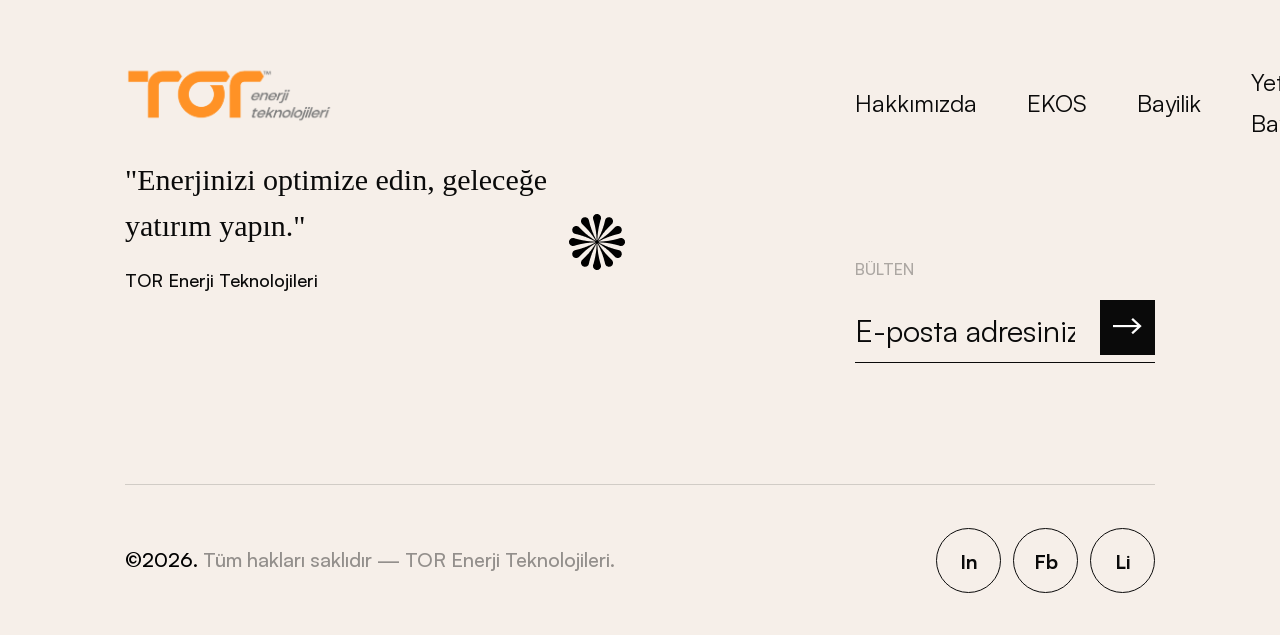
<file: contact.html>
<!DOCTYPE html>
<html lang="tr" class="no-js">

<head>
<meta charset="utf-8">
<meta http-equiv="X-UA-Compatible" content="IE=edge">
<meta name="viewport" content="width=device-width, initial-scale=1.0, maximum-scale=1.0, user-scalable=0">

<title>İletişim | TOR Enerji Teknolojileri – EKOS</title>
<meta name="description" content="TOR Enerji Teknolojileri ile iletişime geçin. Sipariş Hattı: 0 850 242 20 30, Bayilik Hattı: 0 546 202 06 06, info@torenerji.com. Ücretsiz keşif talebi oluşturun.">

<!-- Fav Icon -->
<link rel="icon" href="assets/images/logo/tor-favicon.ico" type="image/x-icon">
<link rel="shortcut icon" href="assets/images/logo/tor-favicon.ico" type="image/x-icon">
<link rel="apple-touch-icon" sizes="180x180" href="assets/images/logo/apple-touch-icon.png">

<!-- Google Fonts -->
<link href="https://fonts.googleapis.com/css2?family=Outfit:wght@100;200;300;400;500;600;700;800;900&amp;display=swap" rel="stylesheet">

<!-- Stylesheets -->
<link href="assets/css/font-awesome-all.css" rel="stylesheet">
<link href="assets/css/flaticon.css" rel="stylesheet">
<link href="assets/css/owl.css" rel="stylesheet">
<link href="assets/css/bootstrap.css" rel="stylesheet">
<link href="assets/css/jquery.fancybox.min.css" rel="stylesheet">
<link href="assets/css/animate.css" rel="stylesheet">
<link href="assets/css/aos.css" rel="stylesheet">
<link href="assets/css/nice-select.css" rel="stylesheet">
<link href="assets/css/odometer.css" rel="stylesheet">
<link href="assets/css/elpath.css" rel="stylesheet">
<link href="assets/css/satoshi-font.css" id="jssDefault" rel="stylesheet">
<link href="assets/css/color.css" rel="stylesheet">
<link href="assets/css/darkmode.css" rel="stylesheet">
<link href="assets/css/style.css" rel="stylesheet">
<link href="assets/css/module-css/header.css" rel="stylesheet">
<link href="assets/css/module-css/footer.css" rel="stylesheet">
<link href="assets/css/module-css/contact.css" rel="stylesheet">
<link href="assets/css/responsive.css" rel="stylesheet">

<link href="assets/css/tor-custom.css" rel="stylesheet">
</head>


<!-- page wrapper -->
<body>

    <div class="boxed_wrapper light_bg">

        <!-- mouse-pointer -->
        <div class="mouse-pointer" id="mouse-pointer"></div>
        <!-- mouse-pointer end -->


        <!-- preloader -->
        <div class="loader-wrap">
            <div class="preloader">
                <div id="handle-preloader" class="handle-preloader">
                    <div class="animation-preloader">
                        <div class="spinner"></div>
                        <div class="txt-loading"><span data-text-preloader="E" class="letters-loading">E</span><span data-text-preloader="K" class="letters-loading">K</span><span data-text-preloader="O" class="letters-loading">O</span><span data-text-preloader="S" class="letters-loading">S</span></div>
                    </div>   
                </div>
            </div>
        </div>
        <!-- preloader end -->


        <!-- demo-switch -->
        <div class="demo-switch">
            <div class="demo-dark-bg demo_switch"><button><i class="fas fa-moon"></i></button></div>
            <div class="demo-light-bg demo_switch"><button><i class="fas fa-sun"></i></button></div>
        </div>
        <!-- demo-switch end -->


        <!-- main header -->
        <header class="main-header blog-1-header">
            <!-- header-lower -->
            <div class="header-lower">
                <div class="outer-box">
                    <div class="logo-box">
                        <figure class="logo"><a href="index.html"><img src="assets/images/logo/tor-logo.png" alt="TOR Enerji Teknolojileri"></a></figure>
                        <figure class="logo-2"><a href="index.html"><img src="assets/images/logo/tor-logo.png" alt="TOR Enerji Teknolojileri"></a></figure>
                    </div>
                    <div class="menu-area">
                        <nav class="main-menu navbar-expand-md navbar-light clearfix">
                            <div class="collapse navbar-collapse show clearfix" id="navbarSupportedContent">
                                <ul class="navigation clearfix">
                                    <li><a href="index.html">Anasayfa</a></li>
                                    <li><a href="about.html">Hakkımızda</a></li>
                                    <li><a href="service.html">EKOS</a></li>
                                    <li><a href="portfolio.html">Referanslar</a></li>
                                    <li class="dropdown"><a href="partner.html">Bayilik</a>
                                        <ul>
                                            <li><a href="partner.html">Bayilik ve Partner Programı</a></li>
                                            <li><a href="dealers.html">Yetkili Bayilerimiz</a></li>
                                        </ul>
                                    </li>
                                    <li><a href="blog.html">Haberler</a></li>
                                    <li class="current"><a href="contact.html">İletişim</a></li>
                                </ul>
                            </div>
                        </nav>
                    </div>
                    <div class="menu-right-content">
                        <div class="mobile-nav-toggler"><i class="icon-31"></i></div>
                    </div>
                </div>
            </div>


            <!--sticky Header-->
            <div class="sticky-header">
                <div class="outer-container">
                    <div class="outer-box">
                        <div class="logo-box">
                            <figure class="light-logo"><a href="index.html"><img src="assets/images/logo/tor-logo.png" alt="TOR Enerji Teknolojileri"></a></figure>
                            <figure class="dark-logo"><a href="index.html"><img src="assets/images/logo/tor-logo.png" alt="TOR Enerji Teknolojileri"></a></figure>
                        </div>
                        <div class="menu-area">
                            <nav class="main-menu clearfix">
                                <!--Keep This Empty / Menu will come through Javascript-->
                            </nav>
                        </div>
                        <div class="menu-right-content">
                            <div class="mobile-nav-toggler"><i class="icon-31"></i></div>
                        </div>
                    </div>
                </div>
            </div>
        </header>
        <!-- main-header end -->


        <!-- Mobile Menu  -->
        <div class="mobile-menu">
            <div class="menu-backdrop"></div>
            <div class="close-btn"><i class="fas fa-times"></i></div>
            
            <nav class="menu-box">
                <div class="nav-logo"><a href="index.html"><img src="assets/images/logo/tor-logo-white.png" alt="TOR Enerji Teknolojileri"></a></div>
                <div class="menu-outer"><!--Here Menu Will Come Automatically Via Javascript / Same Menu as in Header--></div>
                <div class="search-form">
                    <h4>Arama</h4>
                    <form method="post" action="index.html">
                        <div class="form-group">
                            <input type="search" name="search-field" placeholder="Arayın ..." required>
                            <button type="submit"><i class="icon-47"></i></button>
                        </div>
                    </form>
                </div>
                <div class="contact-info">
                    <h4>İletişim</h4>
                    <ul>
                        <li>www.torenerji.com</li>
                        <li><a href="tel:08502422030">0 850 242 20 30</a></li>
                        <li><a href="mailto:info@torenerji.com">info@torenerji.com</a></li>
                    </ul>
                </div>
            </nav>
        </div>
        <!-- End Mobile Menu -->


        <!-- contact-style-five -->
        <section class="contact-style-five">
            <div class="large-container">
                <div class="title-text centred mb_100 sec-title-animation animation-style2">
                    <p class="title-animation">Uzman ekibimiz sorularınızı hızlı ve bilgilendirici şekilde yanıtlar. Sipariş ve bayilik için bize ulaşın.</p>
                </div>
                <ul class="tor-contact-row">
                    <li>
                        <div class="ic"><i class="fas fa-headset"></i></div>
                        <span>Sipariş Hattı</span>
                        <a href="tel:08502422030">0 850 242 20 30</a>
                    </li>
                    <li>
                        <div class="ic"><i class="fas fa-handshake"></i></div>
                        <span>Bayilik Hattı</span>
                        <a href="tel:05462020606">0 546 202 06 06</a>
                    </li>
                    <li>
                        <div class="ic"><i class="fas fa-envelope"></i></div>
                        <span>E-posta</span>
                        <a href="mailto:info@torenerji.com">info@torenerji.com</a>
                    </li>
                    <li>
                        <div class="ic"><i class="fas fa-globe"></i></div>
                        <span>Web</span>
                        <a href="https://www.torenerji.com" target="_blank">www.torenerji.com</a>
                    </li>
                </ul>
                <!-- İletişim formu Web3Forms üzerinden info@torenerji.com adresine iletilir. -->
                <div class="row clearfix mb_70">
                    <div class="col-lg-10 col-md-12 col-sm-12 mx-auto">
                        <div class="tor-form">
                            <form action="https://api.web3forms.com/submit" method="POST" id="contact-form" novalidate="novalidate">
                                <input type="hidden" name="access_key" value="66821c91-d701-4117-aa21-ff60b7ae3408">
                                <input type="hidden" name="subject" value="İletişim Formu – torenerji.com">
                                <input type="hidden" name="from_name" value="TOR Enerji Web Sitesi">
                                <input type="hidden" name="redirect" value="https://www.torenerji.com/thank-you.html">
                                <input type="checkbox" name="botcheck" style="display:none;" tabindex="-1" aria-hidden="true">
                                <div class="tor-field-grid">
                                    <div>
                                        <label for="c-name">Ad Soyad / Firma <span class="req">*</span></label>
                                        <input type="text" id="c-name" name="name" placeholder="Adınız veya firmanız" required>
                                    </div>
                                    <div>
                                        <label for="c-email">E-posta <span class="req">*</span></label>
                                        <input type="email" id="c-email" name="email" placeholder="E-posta adresiniz" required>
                                    </div>
                                    <div>
                                        <label for="c-phone">Telefon <span class="req">*</span></label>
                                        <input type="tel" id="c-phone" name="telefon" placeholder="Telefon numaranız" required>
                                    </div>
                                    <div>
                                        <label for="c-topic">Konu <span class="req">*</span></label>
                                        <input type="text" id="c-topic" name="konu" placeholder="Konu (ör. Ücretsiz Keşif)" required>
                                    </div>
                                    <div class="full">
                                        <label for="c-message">Mesajınız <span class="req">*</span></label>
                                        <textarea id="c-message" name="message" placeholder="Mesajınız" required></textarea>
                                    </div>
                                </div>
                                <button class="theme-btn mt_30" type="submit"><span>Mesaj Gönder</span></button>
                            </form>
                        </div>
                    </div>
                </div>
                <div class="tor-contact-note">
                    <p>Sorularınız, ücretsiz keşif talebiniz, sipariş ve bayilik başvurularınız için yukarıdaki telefon numaralarından veya <a href="mailto:info@torenerji.com">info@torenerji.com</a> adresinden bize doğrudan ulaşabilirsiniz. Uzman ekibimiz en kısa sürede size dönüş yapar.</p>
                    <div class="tor-contact-actions">
                        <a class="theme-btn" href="tel:08502422030"><span>Hemen Arayın</span></a>
                        <a class="theme-btn" href="mailto:info@torenerji.com"><span>E-posta Gönderin</span></a>
                    </div>
                </div>
            </div>
        </section>
        <!-- contact-style-five end -->


        <!-- footer -->
        <footer class="footer-style-seven">
            <div class="outer-container">
                <div class="widget-section">
                    <div class="row clearfix">
                        <div class="col-lg-6 col-md-12 col-sm-12 footer-column">
                            <div class="footer-widget logo-widget">
                                <div class="shape rotate-me" style="background-image: url(assets/images/shape/shape-124.png);"></div>
                                <div class="shape-2 rotate-me" style="background-image: url(assets/images/shape/shape-125.png);"></div>
                                <div class="footer-logo">
                                    <figure class="logo"><a href="index.html"><img src="assets/images/logo/tor-logo.png" alt="TOR Enerji Teknolojileri"></a></figure>
                                    <figure class="logo-2"><a href="index.html"><img src="assets/images/logo/tor-logo.png" alt="TOR Enerji Teknolojileri"></a></figure>
                                </div>
                                <h2>"Enerjinizi optimize edin, geleceğe yatırım yapın."</h2>
                                <p>TOR Enerji Teknolojileri</p>
                            </div>
                        </div>
                        <div class="col-lg-6 col-md-12 col-sm-12 footer-column">
                            <div class="footer-widget subscribe-widget ml_200">
                                <ul class="footer-menu mb_110">
                                    <li><a href="about.html">Hakkımızda</a></li>
                                    <li><a href="service.html">EKOS</a></li>
                                    <li><a href="partner.html">Bayilik</a></li>
                                    <li><a href="dealers.html">Yetkili Bayilerimiz</a></li>
                                    <li><a href="blog.html">Haberler</a></li>
                                    <li><a href="contact.html">İletişim</a></li>
                                </ul>
                                <div class="form-inner">
                                    <p>Bülten</p>
                                    <form action="https://api.web3forms.com/submit" method="POST">
                                        <input type="hidden" name="access_key" value="66821c91-d701-4117-aa21-ff60b7ae3408">
                                        <input type="hidden" name="subject" value="Bülten Aboneliği – torenerji.com">
                                        <input type="hidden" name="from_name" value="TOR Enerji Web Sitesi">
                                        <input type="hidden" name="redirect" value="https://www.torenerji.com/thank-you.html">
                                        <input type="checkbox" name="botcheck" style="display:none;" tabindex="-1" aria-hidden="true">
                                        <div class="form-group">
                                            <input type="email" name="email" placeholder="E-posta adresiniz" required>
                                            <button type="submit"><i class="icon-34"></i></button>
                                        </div>
                                    </form>
                                </div>
                            </div>
                        </div>
                    </div>
                </div>
                <div class="footer-bottom">
                    <div class="bottom-inner">
                        <div class="copyright"><p><span>&copy;2026.</span> Tüm hakları saklıdır — TOR Enerji Teknolojileri. </p></div>
                        <ul class="social-style-one">
                            <li><a href="https://www.instagram.com/torenerji" target="_blank" rel="noopener" title="TOR Enerji Instagram">In</a></li>
                            <li><a href="https://www.facebook.com/torenerji" target="_blank" rel="noopener" title="TOR Enerji Facebook">Fb</a></li>
                            <li><a href="https://www.linkedin.com/company/toenerji" target="_blank" rel="noopener" title="TOR Enerji LinkedIn">Li</a></li>
                        </ul>
                    </div>
                </div>
            </div>
        </footer>
        <!-- main-footer end -->


        <!--Scroll to top-->
        <div class="scroll-to-top">
            <svg class="scroll-top-inner" viewBox="-1 -1 102 102">
                <path d="M50,1 a49,49 0 0,1 0,98 a49,49 0 0,1 0,-98" />
            </svg>
        </div>
        
    </div>


    <!-- jequery plugins -->
    <script src="assets/js/jquery.js"></script>
    <script src="assets/js/bootstrap.min.js"></script>
    <script src="assets/js/plugins.js"></script>
    <script src="assets/js/owl.js"></script>
    <script src="assets/js/wow.js"></script>
    <script src="assets/js/jquery.fancybox.js"></script>
    <script src="assets/js/appear.js"></script>
    <script src="assets/js/isotope.js"></script>
    <script src="assets/js/jquery.nice-select.min.js"></script>
    <script src="assets/js/aos.js"></script>
    <script src="assets/js/lenis.min.js"></script>
    <script src="assets/js/validation.js"></script>
    <script src="assets/js/scrolltop.min.js"></script>
    <script src="assets/js/parallax.min.js"></script>
    <script src="assets/js/odometer.js"></script>
    <script src="assets/js/gsap.js"></script>
    <script src="assets/js/ScrollTrigger.js"></script>
    <script src="assets/js/SplitText.js"></script>

    <!-- main-js -->
    <script src="assets/js/script.js"></script>

</body><!-- End of .page_wrapper -->

</html>
</file>
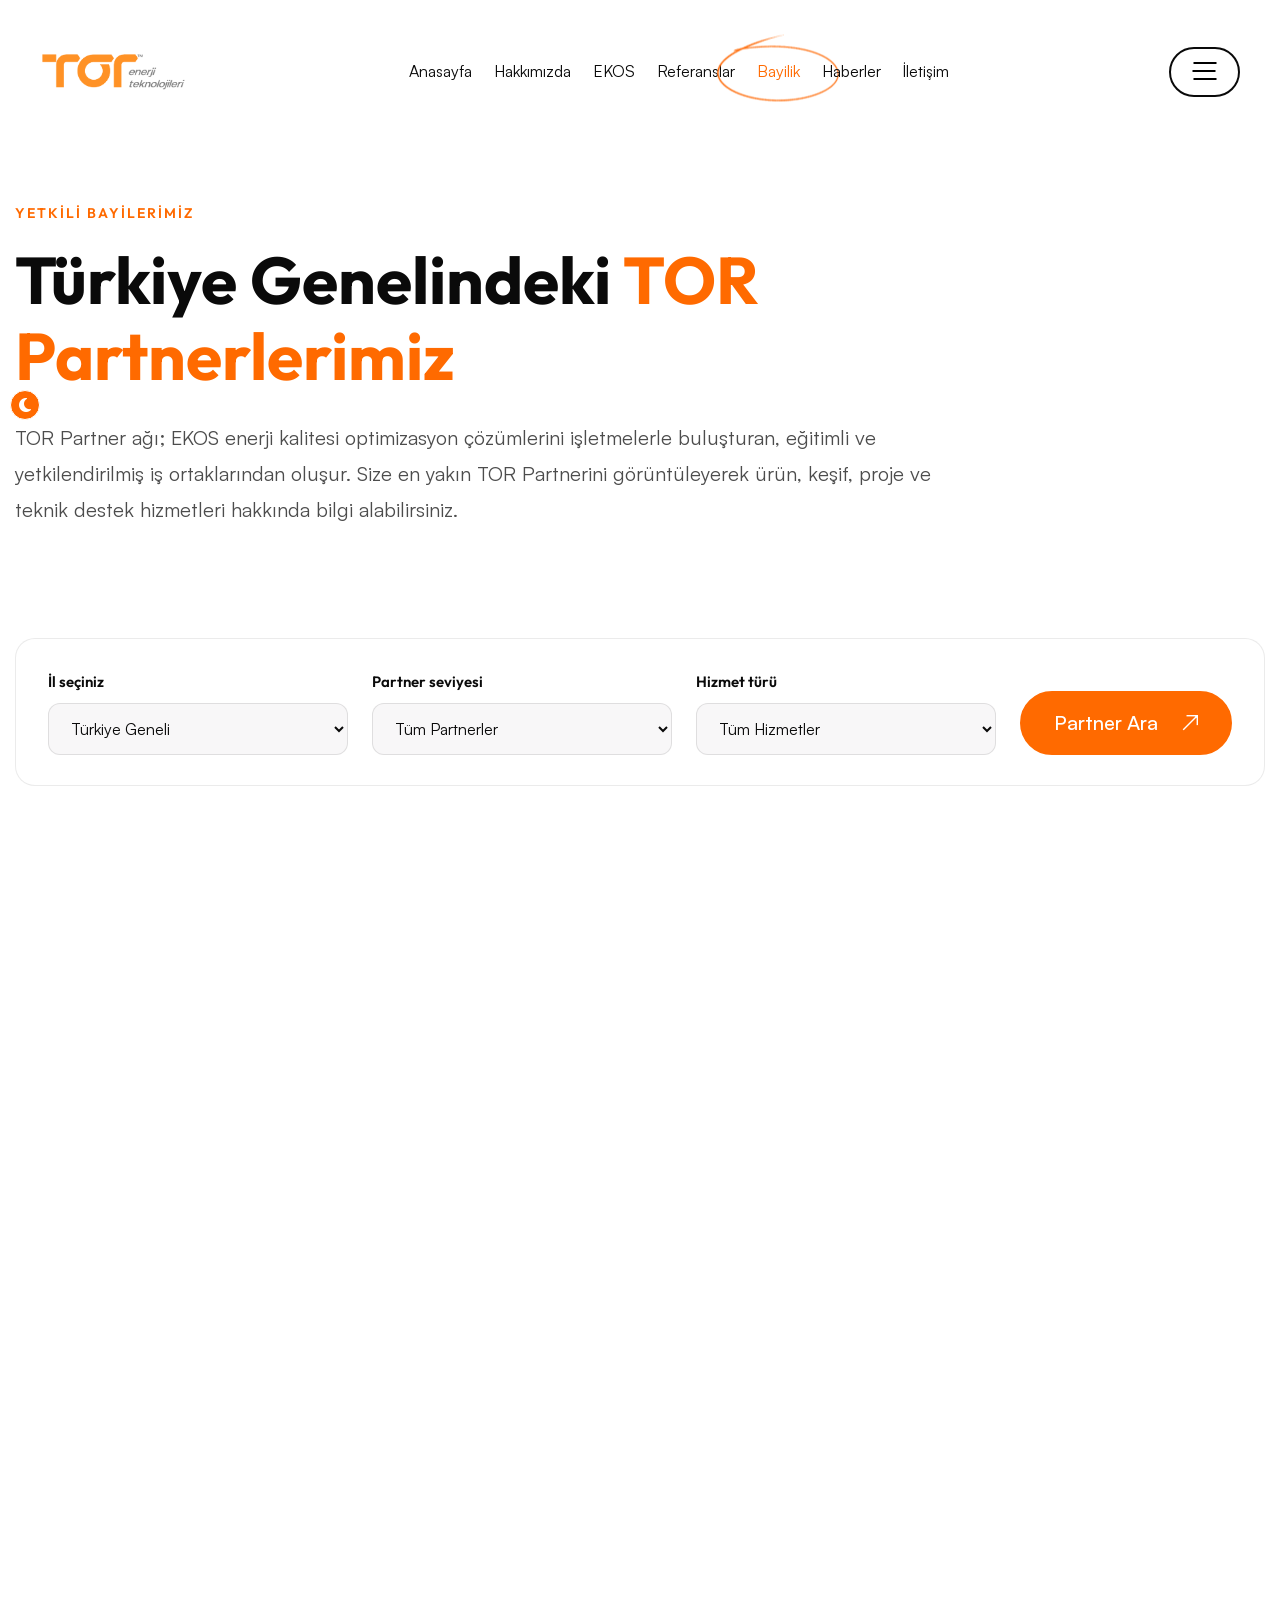
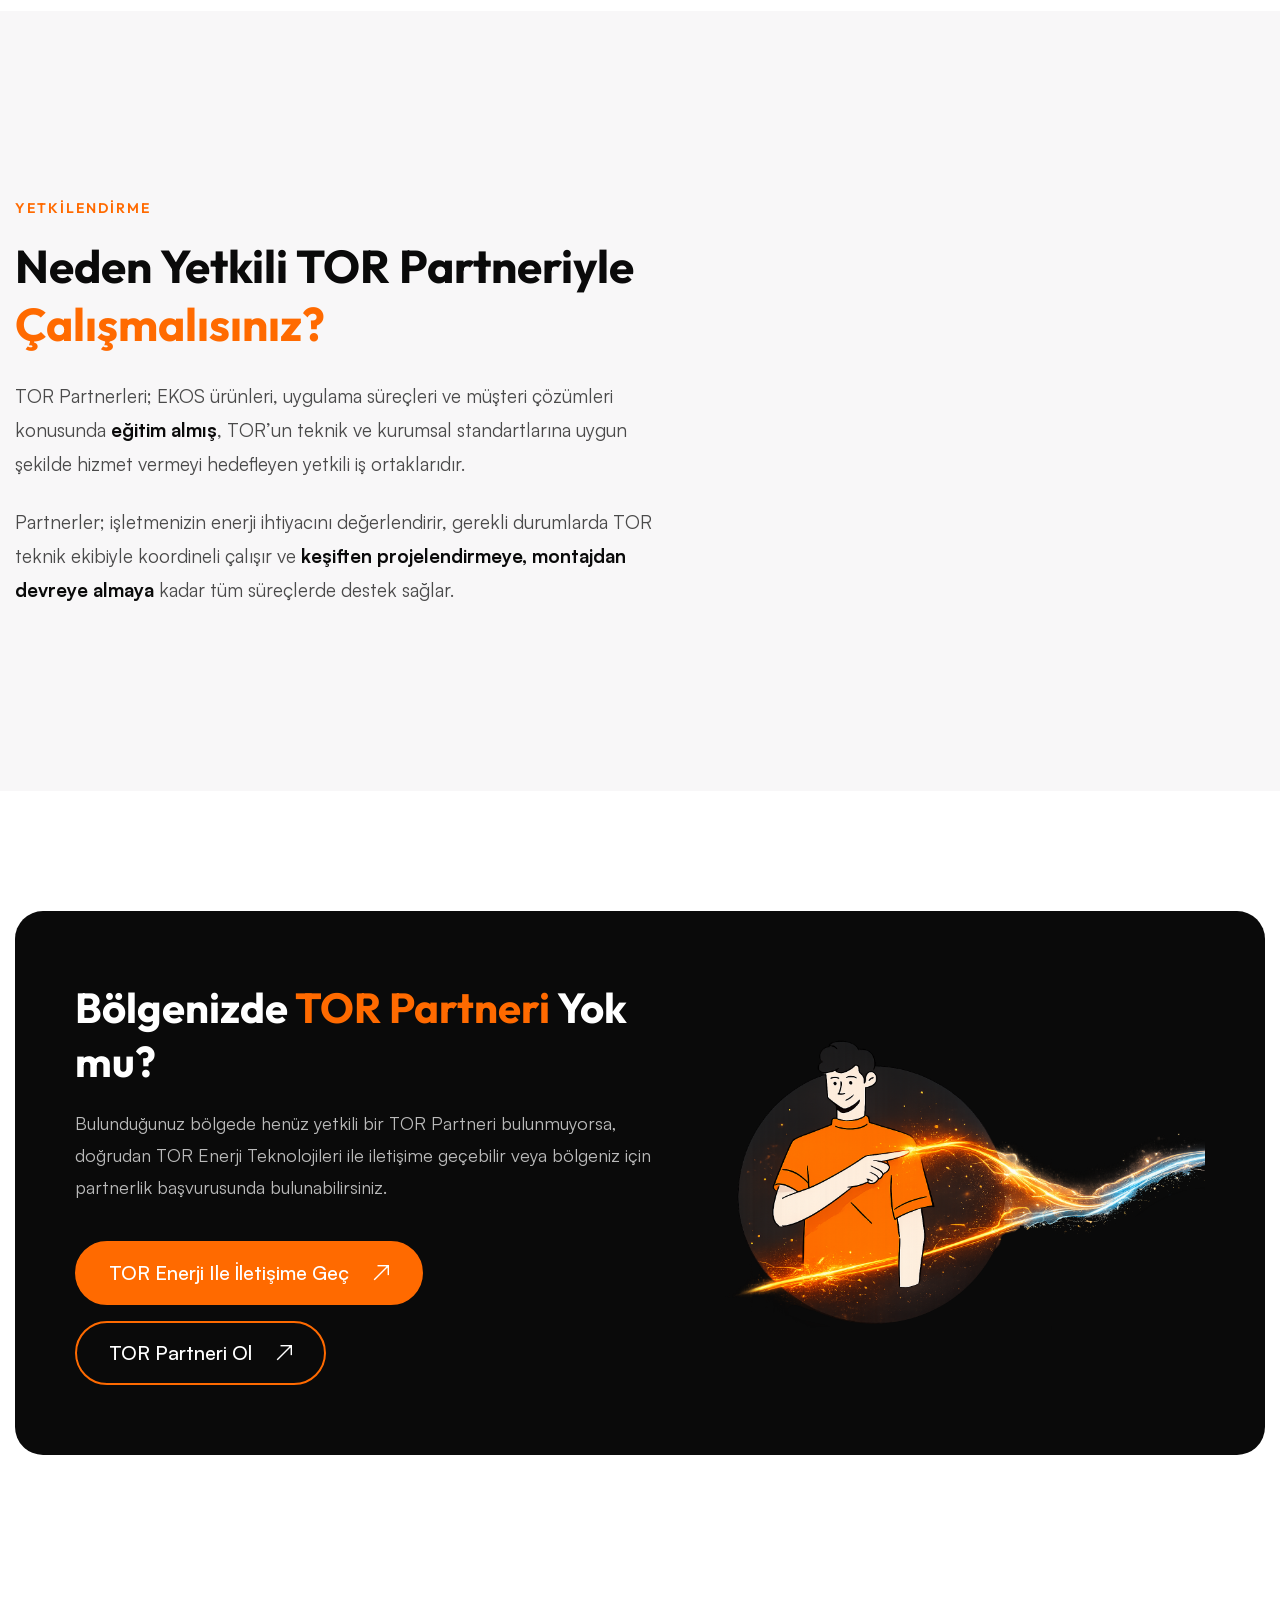
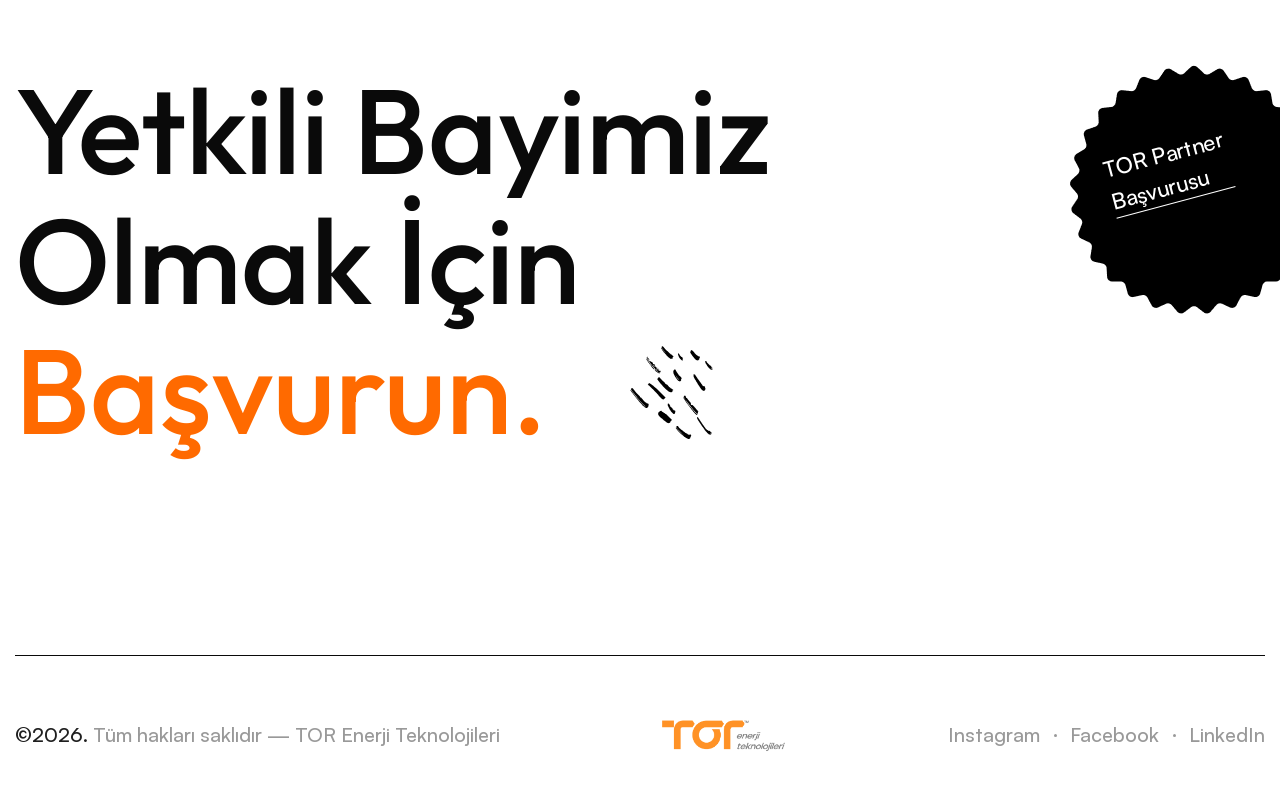
<file: dealers.html>
<!DOCTYPE html>
<html lang="tr" class="no-js">

<head>
<meta charset="utf-8">
<meta http-equiv="X-UA-Compatible" content="IE=edge">
<meta name="viewport" content="width=device-width, initial-scale=1.0, maximum-scale=1.0, user-scalable=0">

<title>Yetkili Bayilerimiz | Türkiye Genelindeki TOR Partnerleri</title>
<meta name="description" content="Türkiye genelindeki yetkili TOR Partnerlerini görüntüleyin. Size en yakın TOR bayisinden EKOS ürün, keşif, proje ve teknik destek hizmetleri hakkında bilgi alın.">
<meta name="keywords" content="TOR yetkili bayi, TOR partner, EKOS bayi, enerji verimliliği bayi">

<!-- Fav Icon -->
<link rel="icon" href="assets/images/logo/tor-favicon.ico" type="image/x-icon">
<link rel="shortcut icon" href="assets/images/logo/tor-favicon.ico" type="image/x-icon">
<link rel="apple-touch-icon" sizes="180x180" href="assets/images/logo/apple-touch-icon.png">

<!-- Google Fonts -->
<link href="https://fonts.googleapis.com/css2?family=Outfit:wght@100;200;300;400;500;600;700;800;900&amp;display=swap" rel="stylesheet">

<!-- Stylesheets -->
<link href="assets/css/font-awesome-all.css" rel="stylesheet">
<link href="assets/css/flaticon.css" rel="stylesheet">
<link href="assets/css/owl.css" rel="stylesheet">
<link href="assets/css/bootstrap.css" rel="stylesheet">
<link href="assets/css/jquery.fancybox.min.css" rel="stylesheet">
<link href="assets/css/animate.css" rel="stylesheet">
<link href="assets/css/aos.css" rel="stylesheet">
<link href="assets/css/nice-select.css" rel="stylesheet">
<link href="assets/css/odometer.css" rel="stylesheet">
<link href="assets/css/elpath.css" rel="stylesheet">
<link href="assets/css/satoshi-font.css" id="jssDefault" rel="stylesheet">
<link href="assets/css/color.css" rel="stylesheet">
<link href="assets/css/darkmode.css" rel="stylesheet">
<link href="assets/css/style.css" rel="stylesheet">
<link href="assets/css/module-css/header.css" rel="stylesheet">
<link href="assets/css/module-css/footer.css" rel="stylesheet">
<link href="assets/css/module-css/service.css" rel="stylesheet">
<link href="assets/css/responsive.css" rel="stylesheet">

<link href="assets/css/tor-custom.css" rel="stylesheet">
</head>


<!-- page wrapper -->
<body>

    <div class="boxed_wrapper light_bg">

        <!-- mouse-pointer -->
        <div class="mouse-pointer" id="mouse-pointer"></div>
        <!-- mouse-pointer end -->


        <!-- preloader -->
        <div class="loader-wrap">
            <div class="preloader">
                <div id="handle-preloader" class="handle-preloader">
                    <div class="animation-preloader">
                        <div class="spinner"></div>
                        <div class="txt-loading"><span data-text-preloader="T" class="letters-loading">T</span><span data-text-preloader="O" class="letters-loading">O</span><span data-text-preloader="R" class="letters-loading">R</span></div>
                    </div>
                </div>
            </div>
        </div>
        <!-- preloader end -->


        <!-- demo-switch -->
        <div class="demo-switch">
            <div class="demo-dark-bg demo_switch"><button><i class="fas fa-moon"></i></button></div>
            <div class="demo-light-bg demo_switch"><button><i class="fas fa-sun"></i></button></div>
        </div>
        <!-- demo-switch end -->


        <!-- main header -->
        <header class="main-header">
            <!-- header-lower -->
            <div class="header-lower">
                <div class="outer-box">
                    <div class="logo-box">
                        <figure class="light-logo"><a href="index.html"><img src="assets/images/logo/tor-logo.png" alt="TOR Enerji Teknolojileri"></a></figure>
                        <figure class="dark-logo"><a href="index.html"><img src="assets/images/logo/tor-logo.png" alt="TOR Enerji Teknolojileri"></a></figure>
                    </div>
                    <div class="menu-area">
                        <nav class="main-menu navbar-expand-md navbar-light clearfix">
                            <div class="collapse navbar-collapse show clearfix" id="navbarSupportedContent">
                                <ul class="navigation clearfix">
                                    <li><a href="index.html">Anasayfa</a></li>
                                    <li><a href="about.html">Hakkımızda</a></li>
                                    <li><a href="service.html">EKOS</a></li>
                                    <li><a href="portfolio.html">Referanslar</a></li>
                                    <li class="dropdown current"><a href="partner.html">Bayilik</a>
                                        <ul>
                                            <li><a href="partner.html">Bayilik ve Partner Programı</a></li>
                                            <li><a href="dealers.html">Yetkili Bayilerimiz</a></li>
                                        </ul>
                                    </li>
                                    <li><a href="blog.html">Haberler</a></li>
                                    <li><a href="contact.html">İletişim</a></li>
                                </ul>
                            </div>
                        </nav>
                    </div>
                    <div class="menu-right-content">
                        <div class="btn-box mr_20"><a href="contact.html"><span>Teklif Al</span></a></div>
                        <div class="mobile-nav-toggler">
                            <div class="hamburger">
                                <div class="hamburger__container">
                                    <div class="hamburger__inner"></div>
                                    <div class="hamburger__hidden"></div>
                                </div>
                            </div>
                        </div>
                    </div>
                </div>
            </div>


            <!--sticky Header-->
            <div class="sticky-header">
                <div class="outer-container">
                    <div class="outer-box">
                        <div class="logo-box">
                            <figure class="light-logo"><a href="index.html"><img src="assets/images/logo/tor-logo.png" alt="TOR Enerji Teknolojileri"></a></figure>
                            <figure class="dark-logo"><a href="index.html"><img src="assets/images/logo/tor-logo.png" alt="TOR Enerji Teknolojileri"></a></figure>
                        </div>
                        <div class="menu-area">
                            <nav class="main-menu clearfix">
                                <!--Keep This Empty / Menu will come through Javascript-->
                            </nav>
                        </div>
                        <div class="menu-right-content">
                            <div class="btn-box mr_20"><a href="contact.html"><span>Teklif Al</span></a></div>
                            <div class="mobile-nav-toggler">
                                <div class="hamburger">
                                    <div class="hamburger__container">
                                        <div class="hamburger__inner"></div>
                                        <div class="hamburger__hidden"></div>
                                    </div>
                                </div>
                            </div>
                        </div>
                    </div>
                </div>
            </div>
        </header>
        <!-- main-header end -->


        <!-- Mobile Menu  -->
        <div class="mobile-menu">
            <div class="menu-backdrop"></div>
            <div class="close-btn"><i class="fas fa-times"></i></div>

            <nav class="menu-box">
                <div class="nav-logo"><a href="index.html"><img src="assets/images/logo/tor-logo-white.png" alt="TOR Enerji Teknolojileri"></a></div>
                <div class="menu-outer"><!--Here Menu Will Come Automatically Via Javascript / Same Menu as in Header--></div>
                <div class="search-form">
                    <h4>Arama</h4>
                    <form method="post" action="index.html">
                        <div class="form-group">
                            <input type="search" name="search-field" placeholder="Arayın ..." required>
                            <button type="submit"><i class="icon-47"></i></button>
                        </div>
                    </form>
                </div>
                <div class="contact-info">
                    <h4>İletişim</h4>
                    <ul>
                        <li>www.torenerji.com</li>
                        <li><a href="tel:08502422030">0 850 242 20 30</a></li>
                        <li><a href="mailto:info@torenerji.com">info@torenerji.com</a></li>
                    </ul>
                </div>
            </nav>
        </div>
        <!-- End Mobile Menu -->


        <!-- hero -->
        <section class="tor-page-hero">
            <div class="large-container">
                <div class="row clearfix">
                    <div class="col-lg-9 col-md-12 col-sm-12">
                        <span class="num">Yetkili Bayilerimiz</span>
                        <h1>Türkiye Genelindeki <span>TOR Partnerlerimiz</span></h1>
                        <p>TOR Partner ağı; EKOS enerji kalitesi optimizasyon çözümlerini işletmelerle buluşturan, eğitimli ve yetkilendirilmiş iş ortaklarından oluşur. Size en yakın TOR Partnerini görüntüleyerek ürün, keşif, proje ve teknik destek hizmetleri hakkında bilgi alabilirsiniz.</p>
                    </div>
                </div>
            </div>
        </section>
        <!-- hero end -->


        <!-- bayi-arama -->
        <section class="tor-section pt_0">
            <div class="large-container">
                <form class="tor-dealer-filter" id="dealer-filter" onsubmit="return false;">
                    <div>
                        <label for="filter-il">İl seçiniz</label>
                        <select id="filter-il" name="il">
                            <option value="">Türkiye Geneli</option>
                            <!-- İl seçenekleri aşağıdaki bayi kartlarının data-il değerlerinden otomatik üretilir -->
                        </select>
                    </div>
                    <div>
                        <label for="filter-seviye">Partner seviyesi</label>
                        <select id="filter-seviye" name="seviye">
                            <option value="">Tüm Partnerler</option>
                            <option value="silver">Silver Partner</option>
                            <option value="gold">Gold Partner</option>
                            <option value="platinum">Platinum Partner</option>
                        </select>
                    </div>
                    <div>
                        <label for="filter-hizmet">Hizmet türü</label>
                        <select id="filter-hizmet" name="hizmet">
                            <option value="">Tüm Hizmetler</option>
                            <option value="enerji-cozumleri">Enerji çözümleri</option>
                            <option value="elektrik-taahhut">Elektrik taahhüt</option>
                            <option value="proje">Proje</option>
                            <option value="teknik-destek">Teknik destek</option>
                            <option value="otomasyon">Otomasyon</option>
                            <option value="yenilenebilir">Yenilenebilir enerji</option>
                        </select>
                    </div>
                    <div class="filter-action">
                        <button class="theme-btn" type="submit"><span>Partner Ara</span></button>
                    </div>
                </form>

                <!-- Yeni bir yetkili bayi eklemek için aşağıdaki .tor-dealer-card bloğunu kopyalayın ve
                     data-il / data-seviye / data-hizmet değerlerini filtre seçenekleriyle aynı yazın. -->
                <div class="tor-grid" id="dealer-list">
                    <div class="tor-dealer-card" data-il="Şanlıurfa" data-seviye="gold" data-hizmet="enerji-cozumleri elektrik-taahhut proje teknik-destek" data-aos="fade-up" data-aos-easing="linear" data-aos-duration="700">
                        <div class="badge-row">
                            <span class="tor-dealer-badge gold">Gold Partner</span>
                        </div>
                        <h3>TOR Enerji Şanlıurfa Partneri</h3>
                        <ul class="tor-dealer-meta">
                            <li><strong>Hizmet Bölgesi:</strong> Şanlıurfa ve Güneydoğu Anadolu</li>
                            <li><strong>Faaliyet Alanları:</strong> Enerji çözümleri, elektrik taahhüt, proje ve teknik destek</li>
                        </ul>
                        <ul class="tor-dealer-contact">
                            <li><i class="fas fa-map-marker-alt"></i> <span>Şanlıurfa, Türkiye</span></li>
                            <li><i class="fas fa-phone"></i> <a href="tel:05462020606">+90 546 202 06 06</a></li>
                            <li><i class="fas fa-envelope"></i> <a href="mailto:info@torenerji.com">info@torenerji.com</a></li>
                            <li><i class="fas fa-globe"></i> <a href="https://www.torenerji.com" target="_blank" rel="noopener">www.torenerji.com</a></li>
                        </ul>
                        <div class="card-actions">
                            <a class="theme-btn" href="contact.html"><span>İletişime Geç</span></a>
                            <a class="theme-btn outline" href="https://www.google.com/maps/search/?api=1&amp;query=%C5%9Eanl%C4%B1urfa" target="_blank" rel="noopener"><span>Yol Tarifi Al</span></a>
                        </div>
                    </div>
                </div>

                <div class="tor-no-result" id="dealer-empty">
                    <p>Seçtiğiniz kriterlere uygun bir TOR Partneri bulunamadı. Bölgeniz için <a class="tor-orange-text" href="contact.html">bizimle iletişime geçebilir</a> veya <a class="tor-orange-text" href="partner.html">partnerlik başvurusunda</a> bulunabilirsiniz.</p>
                </div>
            </div>
        </section>
        <!-- bayi-arama end -->


        <!-- neden-yetkili-partner -->
        <section class="tor-section band">
            <div class="large-container">
                <div class="tor-split">
                    <div class="tor-split-text">
                        <span class="num">Yetkilendirme</span>
                        <h2>Neden Yetkili TOR Partneriyle <span>Çalışmalısınız?</span></h2>
                        <p>TOR Partnerleri; EKOS ürünleri, uygulama süreçleri ve müşteri çözümleri konusunda <strong>eğitim almış</strong>, TOR’un teknik ve kurumsal standartlarına uygun şekilde hizmet vermeyi hedefleyen yetkili iş ortaklarıdır.</p>
                        <p>Partnerler; işletmenizin enerji ihtiyacını değerlendirir, gerekli durumlarda TOR teknik ekibiyle koordineli çalışır ve <strong>keşiften projelendirmeye, montajdan devreye almaya</strong> kadar tüm süreçlerde destek sağlar.</p>
                    </div>
                    <div class="tor-split-media circle" data-aos="fade-left" data-aos-easing="linear" data-aos-duration="700">
                        <img src="assets/images/resource/ekos-montaj-orange.png" alt="Yetkili TOR Partneri tarafından yapılan EKOS montajı">
                    </div>
                </div>
            </div>
        </section>
        <!-- neden-yetkili-partner end -->


        <!-- bolgenizde-partner-yok -->
        <section class="tor-section">
            <div class="large-container">
                <div class="tor-cta-band">
                    <div class="tor-split">
                        <div class="tor-split-text">
                            <h2>Bölgenizde <span>TOR Partneri</span> Yok mu?</h2>
                            <p>Bulunduğunuz bölgede henüz yetkili bir TOR Partneri bulunmuyorsa, doğrudan TOR Enerji Teknolojileri ile iletişime geçebilir veya bölgeniz için partnerlik başvurusunda bulunabilirsiniz.</p>
                            <div class="tor-btn-row">
                                <a class="theme-btn" href="contact.html"><span>TOR Enerji ile İletişime Geç</span></a>
                                <a class="theme-btn outline" href="partner.html#basvuru"><span>TOR Partneri Ol</span></a>
                            </div>
                        </div>
                        <div class="tor-split-media">
                            <img src="assets/images/resource/partner-cta.png" alt="TOR Enerji partner ağı">
                        </div>
                    </div>
                </div>
            </div>
        </section>
        <!-- bolgenizde-partner-yok end -->


        <!-- footer -->
        <footer class="footer-style-eight service-one-footer pt_90">
            <div class="large-container">
                <div class="footer-top pb_200 p_relative">
                    <div class="shape float-bob-y" style="background-image: url(assets/images/shape/shape-141.png);"></div>
                    <div class="shape-2 float-bob-y" style="background-image: url(assets/images/shape/shape-142.png);"></div>
                    <h2>Yetkili Bayimiz Olmak İçin <span>Başvurun.</span></h2>
                    <a href="partner.html#basvuru"><span>TOR Partner <br />Başvurusu</span></a>
                </div>
                <div class="footer-bottom">
                    <div class="bottom-inner">
                        <div class="copyright"><p><span>&copy;2026.</span> Tüm hakları saklıdır — TOR Enerji Teknolojileri</p></div>
                        <div class="logo-box">
                            <figure class="dark-logo"><a href="index.html"><img src="assets/images/logo/tor-logo.png" alt="TOR Enerji Teknolojileri"></a></figure>
                            <figure class="light-logo"><a href="index.html"><img src="assets/images/logo/tor-logo.png" alt="TOR Enerji Teknolojileri"></a></figure>
                        </div>
                        <ul class="social-links">
                            <li><a href="https://www.instagram.com/torenerji" target="_blank" rel="noopener" title="TOR Enerji Instagram">Instagram</a></li>
                            <li><a href="https://www.facebook.com/torenerji" target="_blank" rel="noopener" title="TOR Enerji Facebook">Facebook</a></li>
                            <li><a href="https://www.linkedin.com/company/toenerji" target="_blank" rel="noopener" title="TOR Enerji LinkedIn">LinkedIn</a></li>
                        </ul>
                    </div>
                </div>
            </div>
        </footer>
        <!-- main-footer end -->



        <!--Scroll to top-->
        <div class="scroll-to-top">
            <svg class="scroll-top-inner" viewBox="-1 -1 102 102">
                <path d="M50,1 a49,49 0 0,1 0,98 a49,49 0 0,1 0,-98" />
            </svg>
        </div>

    </div>


    <!-- jequery plugins -->
    <script src="assets/js/jquery.js"></script>
    <script src="assets/js/bootstrap.min.js"></script>
    <script src="assets/js/plugins.js"></script>
    <script src="assets/js/owl.js"></script>
    <script src="assets/js/wow.js"></script>
    <script src="assets/js/jquery.fancybox.js"></script>
    <script src="assets/js/appear.js"></script>
    <script src="assets/js/aos.js"></script>
    <script src="assets/js/hamburger.js"></script>
    <script src="assets/js/lenis.min.js"></script>
    <script src="assets/js/scrolltop.min.js"></script>
    <script src="assets/js/gsap.js"></script>
    <script src="assets/js/ScrollTrigger.js"></script>
    <script src="assets/js/SplitText.js"></script>

    <!-- main-js -->
    <script src="assets/js/script.js"></script>

    <!-- yetkili bayi filtresi -->
    <script>
    (function () {
        var filter = document.getElementById('dealer-filter');
        var list   = document.getElementById('dealer-list');
        var empty  = document.getElementById('dealer-empty');
        if (!filter || !list || !empty) return;

        var cards  = Array.prototype.slice.call(list.querySelectorAll('.tor-dealer-card'));
        var ilSel  = document.getElementById('filter-il');

        // build the province dropdown from the cards so it never goes stale
        var provinces = [];
        cards.forEach(function (card) {
            var il = (card.getAttribute('data-il') || '').trim();
            if (il && provinces.indexOf(il) === -1) provinces.push(il);
        });
        provinces.sort(function (a, b) { return a.localeCompare(b, 'tr'); });
        provinces.forEach(function (il) {
            var opt = document.createElement('option');
            opt.value = il;
            opt.textContent = il;
            ilSel.appendChild(opt);
        });

        function apply() {
            var il      = ilSel.value;
            var seviye  = document.getElementById('filter-seviye').value;
            var hizmet  = document.getElementById('filter-hizmet').value;
            var shown   = 0;

            cards.forEach(function (card) {
                var services = (card.getAttribute('data-hizmet') || '').split(/\s+/);
                var match = (!il     || card.getAttribute('data-il') === il)
                         && (!seviye || card.getAttribute('data-seviye') === seviye)
                         && (!hizmet || services.indexOf(hizmet) !== -1);
                card.style.display = match ? '' : 'none';
                if (match) shown++;
            });

            empty.classList.toggle('is-visible', shown === 0);
        }

        filter.addEventListener('submit', function (e) { e.preventDefault(); apply(); });
        filter.addEventListener('change', apply);
    })();
    </script>

</body><!-- End of .page_wrapper -->
</html>
</file>
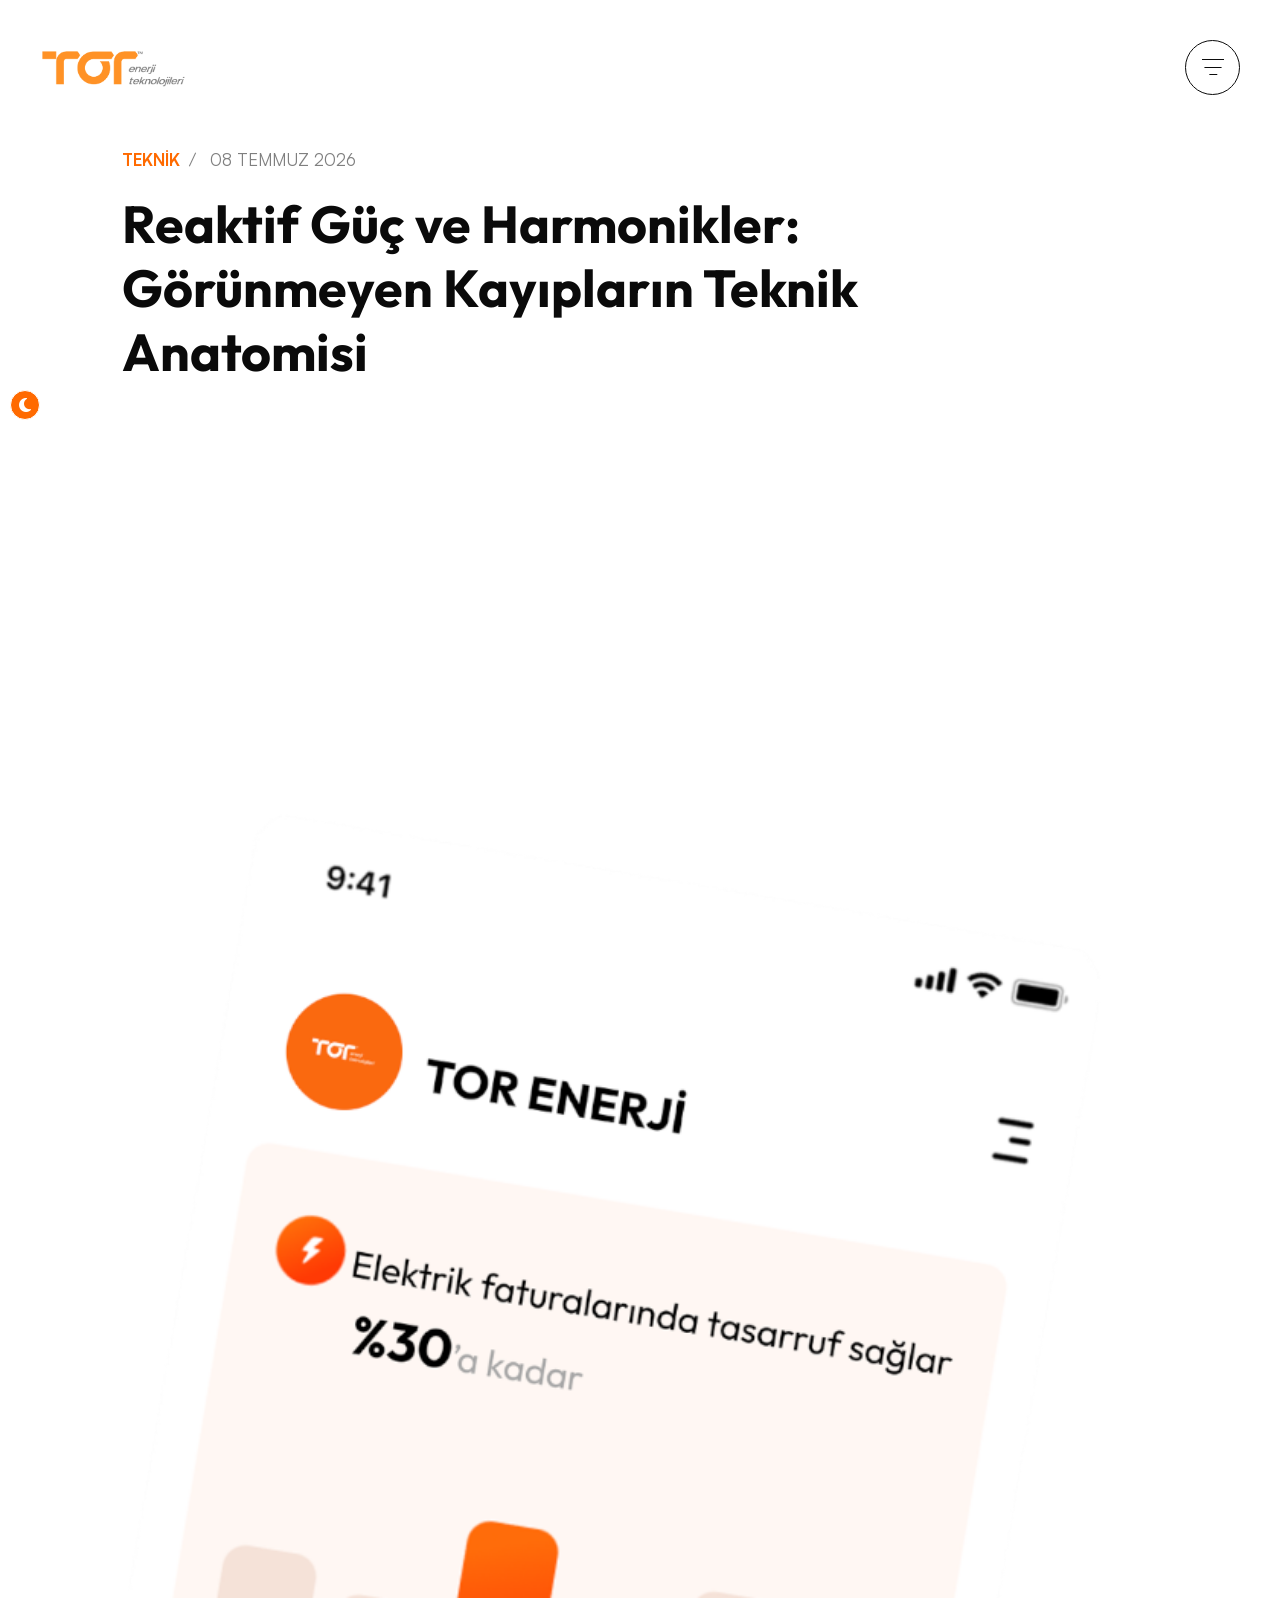
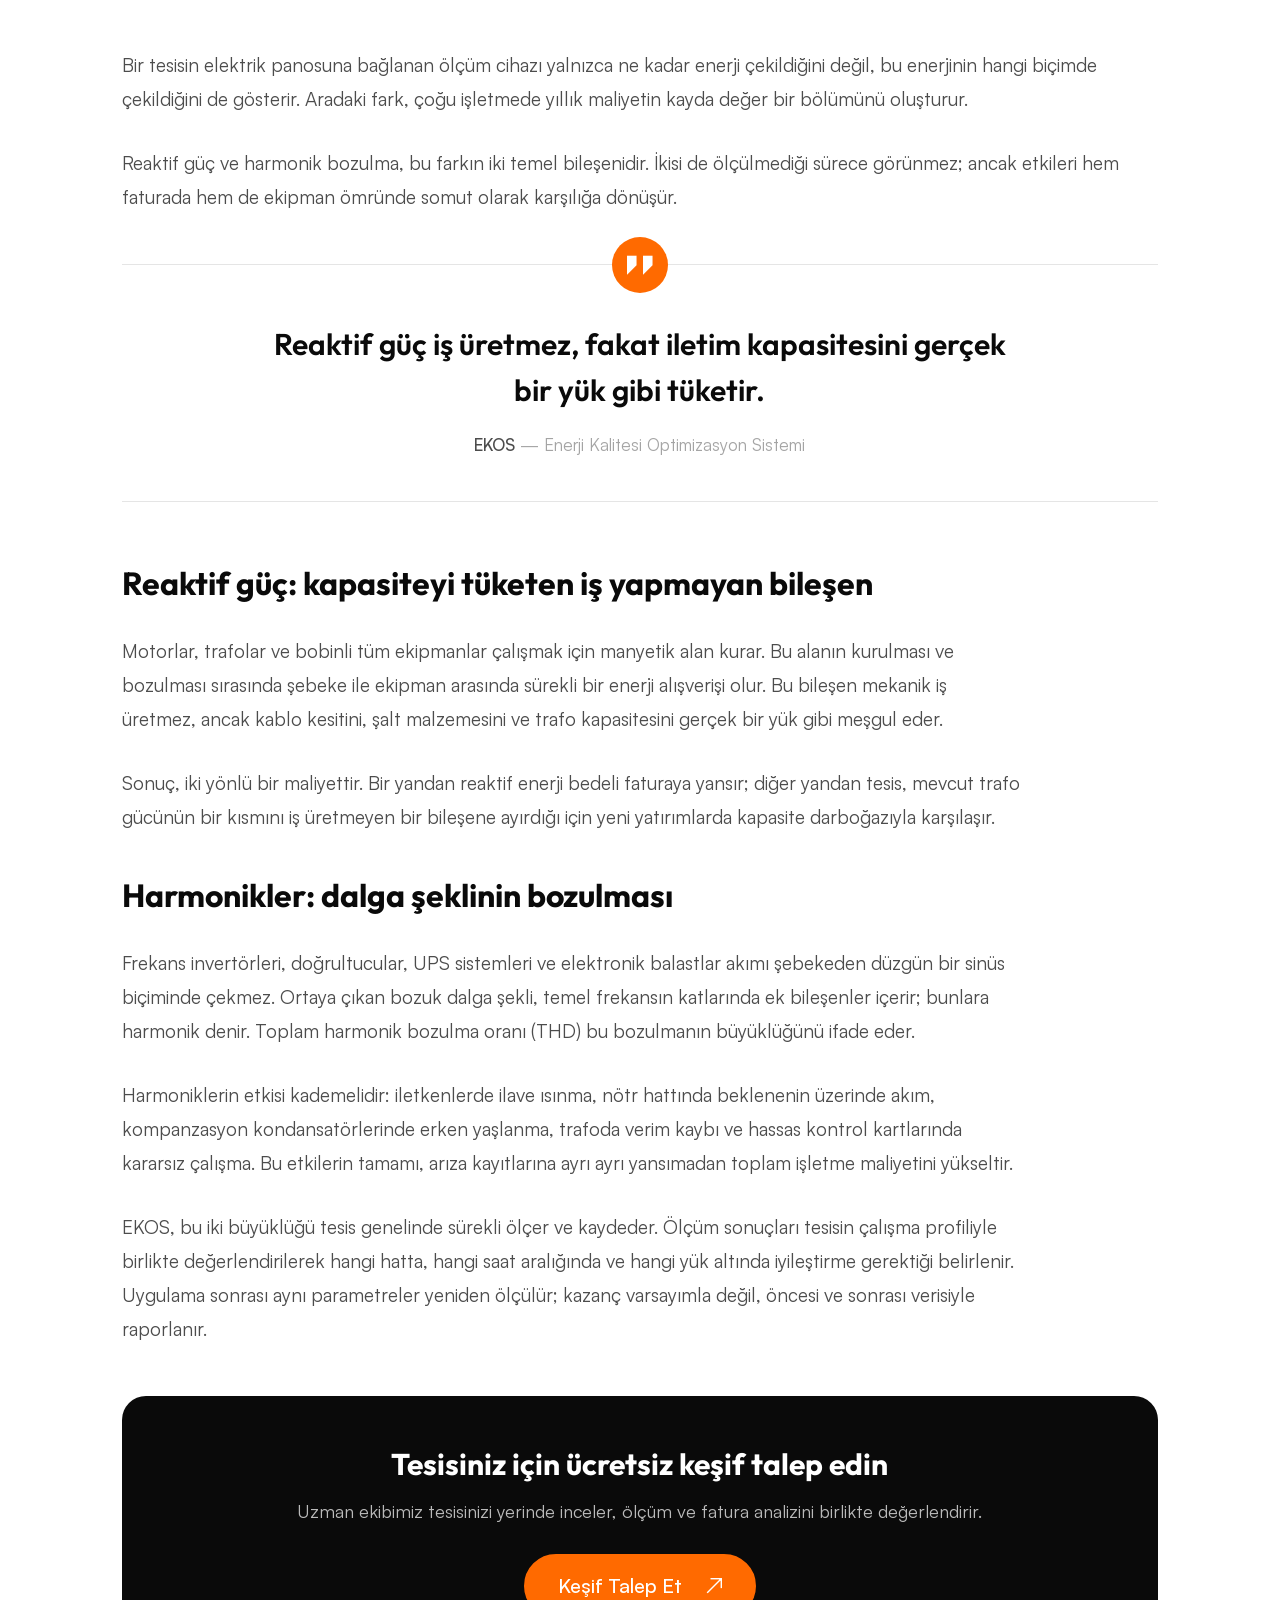
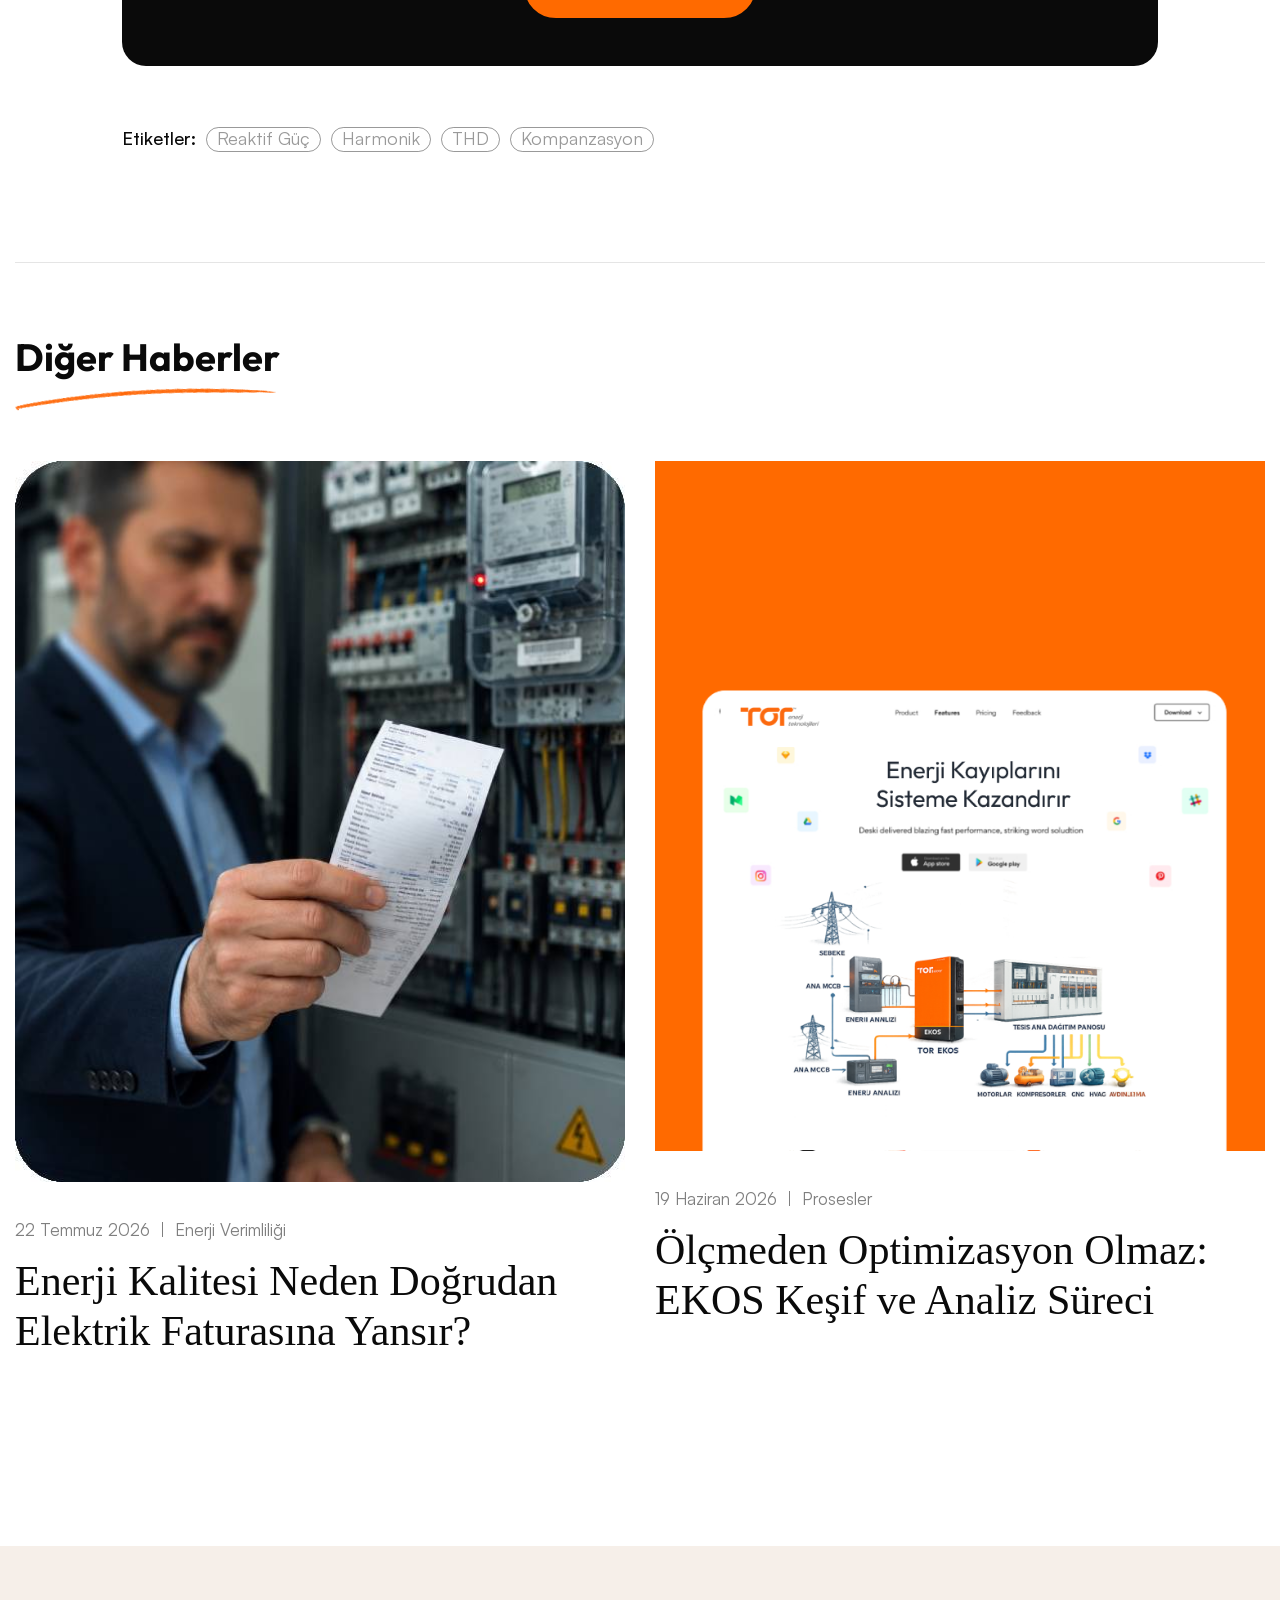
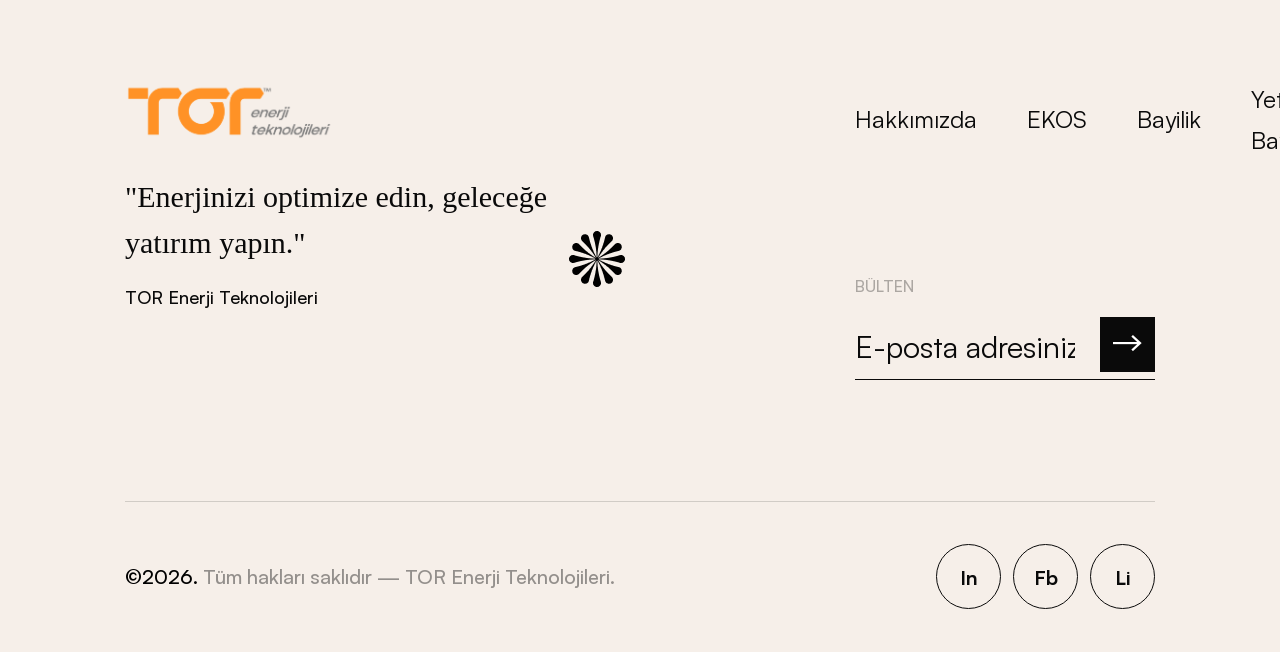
<file: news-details-2.html>
<!DOCTYPE html>
<html lang="tr" class="no-js">

<head>
<meta charset="utf-8">
<meta http-equiv="X-UA-Compatible" content="IE=edge">
<meta name="viewport" content="width=device-width, initial-scale=1.0, maximum-scale=1.0, user-scalable=0">

<title>Reaktif Güç ve Harmonikler: Görünmeyen Kayıpların Teknik Anatomisi | TOR Enerji Teknolojileri</title>
<meta name="description" content="Reaktif güç ve harmonik bozulma nedir, tesis içinde nasıl oluşur ve ekipman ömrü ile enerji maliyeti üzerinde ne gibi etkiler yaratır?">

<!-- Fav Icon -->
<link rel="icon" href="assets/images/logo/tor-favicon.ico" type="image/x-icon">
<link rel="shortcut icon" href="assets/images/logo/tor-favicon.ico" type="image/x-icon">
<link rel="apple-touch-icon" sizes="180x180" href="assets/images/logo/apple-touch-icon.png">

<!-- Google Fonts -->
<link href="https://fonts.googleapis.com/css2?family=Outfit:wght@100;200;300;400;500;600;700;800;900&amp;display=swap" rel="stylesheet">

<!-- Stylesheets -->
<link href="assets/css/font-awesome-all.css" rel="stylesheet">
<link href="assets/css/flaticon.css" rel="stylesheet">
<link href="assets/css/owl.css" rel="stylesheet">
<link href="assets/css/bootstrap.css" rel="stylesheet">
<link href="assets/css/jquery.fancybox.min.css" rel="stylesheet">
<link href="assets/css/animate.css" rel="stylesheet">
<link href="assets/css/aos.css" rel="stylesheet">
<link href="assets/css/nice-select.css" rel="stylesheet">
<link href="assets/css/odometer.css" rel="stylesheet">
<link href="assets/css/elpath.css" rel="stylesheet">
<link href="assets/css/satoshi-font.css" id="jssDefault" rel="stylesheet">
<link href="assets/css/color.css" rel="stylesheet">
<link href="assets/css/darkmode.css" rel="stylesheet">
<link href="assets/css/style.css" rel="stylesheet">
<link href="assets/css/module-css/header.css" rel="stylesheet">
<link href="assets/css/module-css/footer.css" rel="stylesheet">
<link href="assets/css/module-css/news.css" rel="stylesheet">
<link href="assets/css/module-css/blog-details.css" rel="stylesheet">
<link href="assets/css/responsive.css" rel="stylesheet">

<link href="assets/css/tor-custom.css" rel="stylesheet">
</head>


<!-- page wrapper -->
<body>

    <div class="boxed_wrapper light_bg">

        <!-- mouse-pointer -->
        <div class="mouse-pointer" id="mouse-pointer"></div>
        <!-- mouse-pointer end -->


        <!-- preloader -->
        <div class="loader-wrap">
            <div class="preloader">
                <div id="handle-preloader" class="handle-preloader">
                    <div class="animation-preloader">
                        <div class="spinner"></div>
                        <div class="txt-loading"><span data-text-preloader="E" class="letters-loading">E</span><span data-text-preloader="K" class="letters-loading">K</span><span data-text-preloader="O" class="letters-loading">O</span><span data-text-preloader="S" class="letters-loading">S</span></div>
                    </div>   
                </div>
            </div>
        </div>
        <!-- preloader end -->


        <!-- demo-switch -->
        <div class="demo-switch">
            <div class="demo-dark-bg demo_switch"><button><i class="fas fa-moon"></i></button></div>
            <div class="demo-light-bg demo_switch"><button><i class="fas fa-sun"></i></button></div>
        </div>
        <!-- demo-switch end -->


        <!-- main header -->
        <header class="main-header blog-1-header">
            <!-- header-lower -->
            <div class="header-lower">
                <div class="outer-box">
                    <div class="logo-box">
                        <figure class="logo"><a href="index.html"><img src="assets/images/logo/tor-logo.png" alt="TOR Enerji Teknolojileri"></a></figure>
                        <figure class="logo-2"><a href="index.html"><img src="assets/images/logo/tor-logo.png" alt="TOR Enerji Teknolojileri"></a></figure>
                    </div>
                    <div class="menu-area">
                        <nav class="main-menu navbar-expand-md navbar-light clearfix">
                            <div class="collapse navbar-collapse show clearfix" id="navbarSupportedContent">
                                <ul class="navigation clearfix">
                                    <li><a href="index.html">Anasayfa</a></li>
                                    <li><a href="about.html">Hakkımızda</a></li>
                                    <li><a href="service.html">EKOS</a></li>
                                    <li><a href="portfolio.html">Referanslar</a></li>
                                    <li class="dropdown"><a href="partner.html">Bayilik</a>
                                        <ul>
                                            <li><a href="partner.html">Bayilik ve Partner Programı</a></li>
                                            <li><a href="dealers.html">Yetkili Bayilerimiz</a></li>
                                        </ul>
                                    </li>
                                    <li class="current"><a href="blog.html">Haberler</a></li>
                                    <li><a href="contact.html">İletişim</a></li>
                                </ul>
                            </div>
                        </nav>
                    </div>
                    <div class="menu-right-content">
                        <div class="mobile-nav-toggler"><i class="icon-31"></i></div>
                    </div>
                </div>
            </div>


            <!--sticky Header-->
            <div class="sticky-header">
                <div class="outer-container">
                    <div class="outer-box">
                        <div class="logo-box">
                            <figure class="light-logo"><a href="index.html"><img src="assets/images/logo/tor-logo.png" alt="TOR Enerji Teknolojileri"></a></figure>
                            <figure class="dark-logo"><a href="index.html"><img src="assets/images/logo/tor-logo.png" alt="TOR Enerji Teknolojileri"></a></figure>
                        </div>
                        <div class="menu-area">
                            <nav class="main-menu clearfix">
                                <!--Keep This Empty / Menu will come through Javascript-->
                            </nav>
                        </div>
                        <div class="menu-right-content">
                            <div class="mobile-nav-toggler"><i class="icon-31"></i></div>
                        </div>
                    </div>
                </div>
            </div>
        </header>
        <!-- main-header end -->


        <!-- Mobile Menu  -->
        <div class="mobile-menu">
            <div class="menu-backdrop"></div>
            <div class="close-btn"><i class="fas fa-times"></i></div>
            
            <nav class="menu-box">
                <div class="nav-logo"><a href="index.html"><img src="assets/images/logo/tor-logo-white.png" alt="TOR Enerji Teknolojileri"></a></div>
                <div class="menu-outer"><!--Here Menu Will Come Automatically Via Javascript / Same Menu as in Header--></div>
                <div class="search-form">
                    <h4>Arama</h4>
                    <form method="post" action="index.html">
                        <div class="form-group">
                            <input type="search" name="search-field" placeholder="Arayın ..." required>
                            <button type="submit"><i class="icon-47"></i></button>
                        </div>
                    </form>
                </div>
                <div class="contact-info">
                    <h4>İletişim</h4>
                    <ul>
                        <li>www.torenerji.com</li>
                        <li><a href="tel:08502422030">0 850 242 20 30</a></li>
                        <li><a href="mailto:info@torenerji.com">info@torenerji.com</a></li>
                    </ul>
                </div>
            </nav>
        </div>
        <!-- End Mobile Menu -->


        <!-- blog-details -->
        <section class="blog-details">
            <div class="large-container">
                <div class="row clearfix">
                    <div class="col-lg-10 offset-lg-1 col-md-12 col-sm-12">
                        <div class="blog-details-content">
                            <div class="content-one mb_50">
                                <ul class="post-info mb_20">
                                    <li><a href="blog.html">Teknik</a></li>
                                    <li>08 Temmuz 2026</li>
                                </ul>
                                <h2 class="mb_40">Reaktif Güç ve Harmonikler: Görünmeyen Kayıpların Teknik Anatomisi</h2>
                                <figure class="image-box mb_50"><img src="assets/images/portfolio/portfolio-4.png" alt="Reaktif Güç ve Harmonikler: Görünmeyen Kayıpların Teknik Anatomisi"></figure>
                                <div class="text-box">
                                <p>Bir tesisin elektrik panosuna bağlanan ölçüm cihazı yalnızca ne kadar enerji çekildiğini değil, bu enerjinin hangi biçimde çekildiğini de gösterir. Aradaki fark, çoğu işletmede yıllık maliyetin kayda değer bir bölümünü oluşturur.</p>
                                <p>Reaktif güç ve harmonik bozulma, bu farkın iki temel bileşenidir. İkisi de ölçülmediği sürece görünmez; ancak etkileri hem faturada hem de ekipman ömründe somut olarak karşılığa dönüşür.</p>
                                </div>
                            </div>
                            <blockquote>
                                <div class="icon-box"><i class="icon-2"></i></div>
                                <h2>Reaktif güç iş üretmez, fakat iletim kapasitesini gerçek bir yük gibi tüketir.</h2>
                                <h4>EKOS <span>— Enerji Kalitesi Optimizasyon Sistemi</span></h4>
                            </blockquote>
                            <div class="content-two mb_40">
                                <div class="text-box">
                                    <h2>Reaktif güç: kapasiteyi tüketen iş yapmayan bileşen</h2>
                                <p>Motorlar, trafolar ve bobinli tüm ekipmanlar çalışmak için manyetik alan kurar. Bu alanın kurulması ve bozulması sırasında şebeke ile ekipman arasında sürekli bir enerji alışverişi olur. Bu bileşen mekanik iş üretmez, ancak kablo kesitini, şalt malzemesini ve trafo kapasitesini gerçek bir yük gibi meşgul eder.</p>
                                <p>Sonuç, iki yönlü bir maliyettir. Bir yandan reaktif enerji bedeli faturaya yansır; diğer yandan tesis, mevcut trafo gücünün bir kısmını iş üretmeyen bir bileşene ayırdığı için yeni yatırımlarda kapasite darboğazıyla karşılaşır.</p>
                                </div>
                            </div>
                            <div class="content-two mb_50">
                                <div class="text-box">
                                    <h2>Harmonikler: dalga şeklinin bozulması</h2>
                                <p>Frekans invertörleri, doğrultucular, UPS sistemleri ve elektronik balastlar akımı şebekeden düzgün bir sinüs biçiminde çekmez. Ortaya çıkan bozuk dalga şekli, temel frekansın katlarında ek bileşenler içerir; bunlara harmonik denir. Toplam harmonik bozulma oranı (THD) bu bozulmanın büyüklüğünü ifade eder.</p>
                                <p>Harmoniklerin etkisi kademelidir: iletkenlerde ilave ısınma, nötr hattında beklenenin üzerinde akım, kompanzasyon kondansatörlerinde erken yaşlanma, trafoda verim kaybı ve hassas kontrol kartlarında kararsız çalışma. Bu etkilerin tamamı, arıza kayıtlarına ayrı ayrı yansımadan toplam işletme maliyetini yükseltir.</p>
                                <p>EKOS, bu iki büyüklüğü tesis genelinde sürekli ölçer ve kaydeder. Ölçüm sonuçları tesisin çalışma profiliyle birlikte değerlendirilerek hangi hatta, hangi saat aralığında ve hangi yük altında iyileştirme gerektiği belirlenir. Uygulama sonrası aynı parametreler yeniden ölçülür; kazanç varsayımla değil, öncesi ve sonrası verisiyle raporlanır.</p>
                                </div>
                            </div>
                            <div class="tor-article-cta">
                                <h3>Tesisiniz için ücretsiz keşif talep edin</h3>
                                <p>Uzman ekibimiz tesisinizi yerinde inceler, ölçüm ve fatura analizini birlikte değerlendirir.</p>
                                <a class="theme-btn" href="contact.html"><span>Keşif Talep Et</span></a>
                            </div>
                            <div class="post-share-option">
                                <ul class="post-tags clearfix">
                                    <li><span>Etiketler:</span></li>
                                    <li><a href="blog.html">Reaktif Güç</a></li>
                                    <li><a href="blog.html">Harmonik</a></li>
                                    <li><a href="blog.html">THD</a></li>
                                    <li><a href="blog.html">Kompanzasyon</a></li>
                                </ul>
                            </div>
                        </div>
                    </div>
                </div>

                <div class="tor-related-news">
                    <div class="sec-title mb_50">
                        <h2>Diğer Haberler</h2>
                    </div>
                    <div class="row clearfix">
                        <div class="col-lg-6 col-md-6 col-sm-12 news-block">
                            <div class="news-block-one">
                                <div class="inner-box">
                                    <figure class="image-box"><a href="news-details.html"><img src="assets/images/resource/about-7.jpg" alt="Enerji Kalitesi Neden Doğrudan Elektrik Faturasına Yansır?"></a></figure>
                                    <div class="lower-content">
                                        <ul class="post-info mb_14">
                                            <li>22 Temmuz 2026</li>
                                            <li>Enerji Verimliliği</li>
                                        </ul>
                                        <h3><a href="news-details.html">Enerji Kalitesi Neden Doğrudan Elektrik Faturasına Yansır?</a></h3>
                                    </div>
                                </div>
                            </div>
                        </div>
                        <div class="col-lg-6 col-md-6 col-sm-12 news-block">
                            <div class="news-block-one">
                                <div class="inner-box">
                                    <figure class="image-box"><a href="news-details-3.html"><img src="assets/images/portfolio/portfolio-6.png" alt="Ölçmeden Optimizasyon Olmaz: EKOS Keşif ve Analiz Süreci"></a></figure>
                                    <div class="lower-content">
                                        <ul class="post-info mb_14">
                                            <li>19 Haziran 2026</li>
                                            <li>Prosesler</li>
                                        </ul>
                                        <h3><a href="news-details-3.html">Ölçmeden Optimizasyon Olmaz: EKOS Keşif ve Analiz Süreci</a></h3>
                                    </div>
                                </div>
                            </div>
                        </div>
                    </div>
                </div>
            </div>
        </section>
        <!-- blog-details end -->


        <!-- footer -->
        <footer class="footer-style-seven">
            <div class="outer-container">
                <div class="widget-section">
                    <div class="row clearfix">
                        <div class="col-lg-6 col-md-12 col-sm-12 footer-column">
                            <div class="footer-widget logo-widget">
                                <div class="shape rotate-me" style="background-image: url(assets/images/shape/shape-124.png);"></div>
                                <div class="shape-2 rotate-me" style="background-image: url(assets/images/shape/shape-125.png);"></div>
                                <div class="footer-logo">
                                    <figure class="logo"><a href="index.html"><img src="assets/images/logo/tor-logo.png" alt="TOR Enerji Teknolojileri"></a></figure>
                                    <figure class="logo-2"><a href="index.html"><img src="assets/images/logo/tor-logo.png" alt="TOR Enerji Teknolojileri"></a></figure>
                                </div>
                                <h2>"Enerjinizi optimize edin, geleceğe yatırım yapın."</h2>
                                <p>TOR Enerji Teknolojileri</p>
                            </div>
                        </div>
                        <div class="col-lg-6 col-md-12 col-sm-12 footer-column">
                            <div class="footer-widget subscribe-widget ml_200">
                                <ul class="footer-menu mb_110">
                                    <li><a href="about.html">Hakkımızda</a></li>
                                    <li><a href="service.html">EKOS</a></li>
                                    <li><a href="partner.html">Bayilik</a></li>
                                    <li><a href="dealers.html">Yetkili Bayilerimiz</a></li>
                                    <li><a href="blog.html">Haberler</a></li>
                                    <li><a href="contact.html">İletişim</a></li>
                                </ul>
                                <div class="form-inner">
                                    <p>Bülten</p>
                                    <form action="https://api.web3forms.com/submit" method="POST">
                                        <input type="hidden" name="access_key" value="66821c91-d701-4117-aa21-ff60b7ae3408">
                                        <input type="hidden" name="subject" value="Bülten Aboneliği – torenerji.com">
                                        <input type="hidden" name="from_name" value="TOR Enerji Web Sitesi">
                                        <input type="hidden" name="redirect" value="https://www.torenerji.com/thank-you.html">
                                        <input type="checkbox" name="botcheck" style="display:none;" tabindex="-1" aria-hidden="true">
                                        <div class="form-group">
                                            <input type="email" name="email" placeholder="E-posta adresiniz" required>
                                            <button type="submit"><i class="icon-34"></i></button>
                                        </div>
                                    </form>
                                </div>
                            </div>
                        </div>
                    </div>
                </div>
                <div class="footer-bottom">
                    <div class="bottom-inner">
                        <div class="copyright"><p><span>&copy;2026.</span> Tüm hakları saklıdır — TOR Enerji Teknolojileri. </p></div>
                        <ul class="social-style-one">
                            <li><a href="https://www.instagram.com/torenerji" target="_blank" rel="noopener" title="TOR Enerji Instagram">In</a></li>
                            <li><a href="https://www.facebook.com/torenerji" target="_blank" rel="noopener" title="TOR Enerji Facebook">Fb</a></li>
                            <li><a href="https://www.linkedin.com/company/toenerji" target="_blank" rel="noopener" title="TOR Enerji LinkedIn">Li</a></li>
                        </ul>
                    </div>
                </div>
            </div>
        </footer>
        <!-- main-footer end -->


        <!--Scroll to top-->
        <div class="scroll-to-top">
            <svg class="scroll-top-inner" viewBox="-1 -1 102 102">
                <path d="M50,1 a49,49 0 0,1 0,98 a49,49 0 0,1 0,-98" />
            </svg>
        </div>
        
    </div>


    <!-- jequery plugins -->
    <script src="assets/js/jquery.js"></script>
    <script src="assets/js/bootstrap.min.js"></script>
    <script src="assets/js/plugins.js"></script>
    <script src="assets/js/owl.js"></script>
    <script src="assets/js/wow.js"></script>
    <script src="assets/js/jquery.fancybox.js"></script>
    <script src="assets/js/appear.js"></script>
    <script src="assets/js/isotope.js"></script>
    <script src="assets/js/jquery.nice-select.min.js"></script>
    <script src="assets/js/aos.js"></script>
    <script src="assets/js/lenis.min.js"></script>
    <script src="assets/js/text_plugins.js"></script>
    <script src="assets/js/text_animation.js"></script>
    <script src="assets/js/jquery.lettering.min.js"></script>
    <script src="assets/js/jquery.circleType.js"></script>
    <script src="assets/js/scrolltop.min.js"></script>
    <script src="assets/js/parallax.min.js"></script>
    <script src="assets/js/odometer.js"></script>
    <script src="assets/js/gsap.js"></script>
    <script src="assets/js/ScrollTrigger.js"></script>
    <script src="assets/js/SplitText.js"></script>

    <!-- main-js -->
    <script src="assets/js/script.js"></script>

</body><!-- End of .page_wrapper -->

</html>
</file>
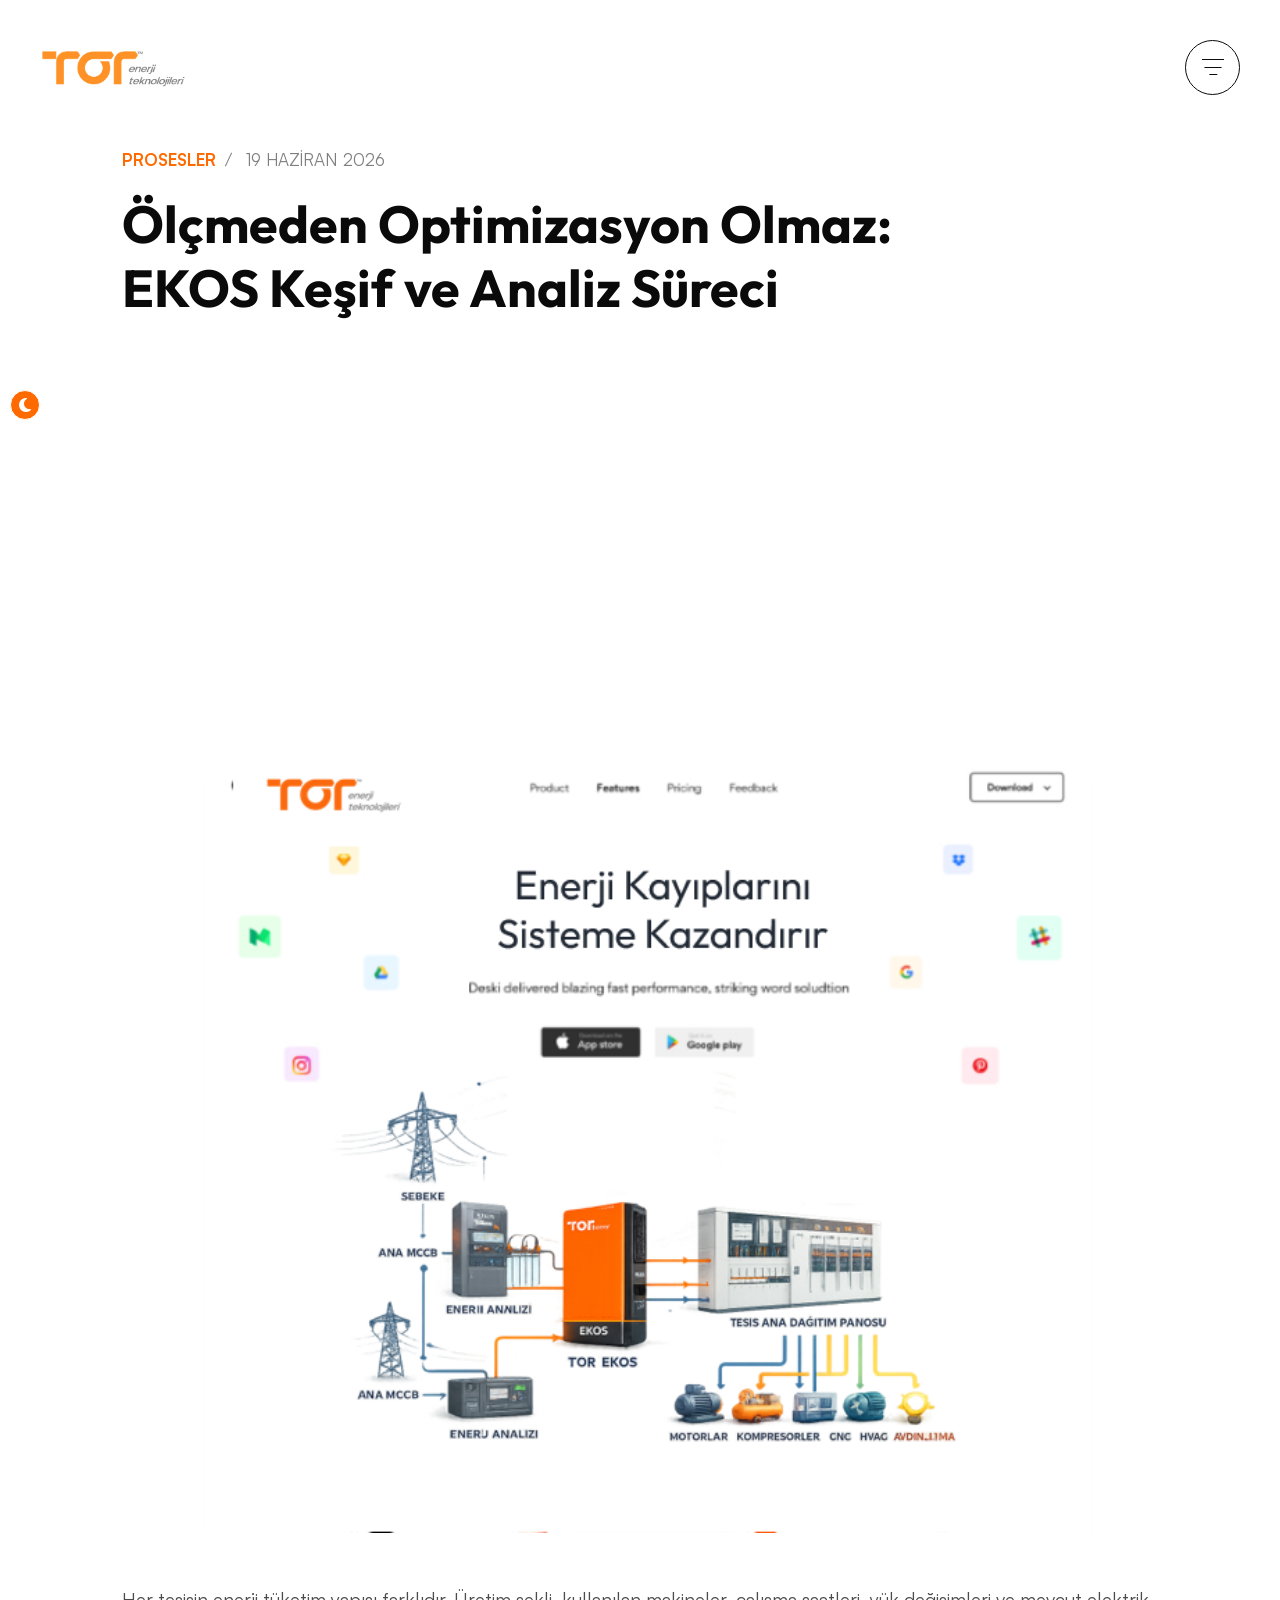
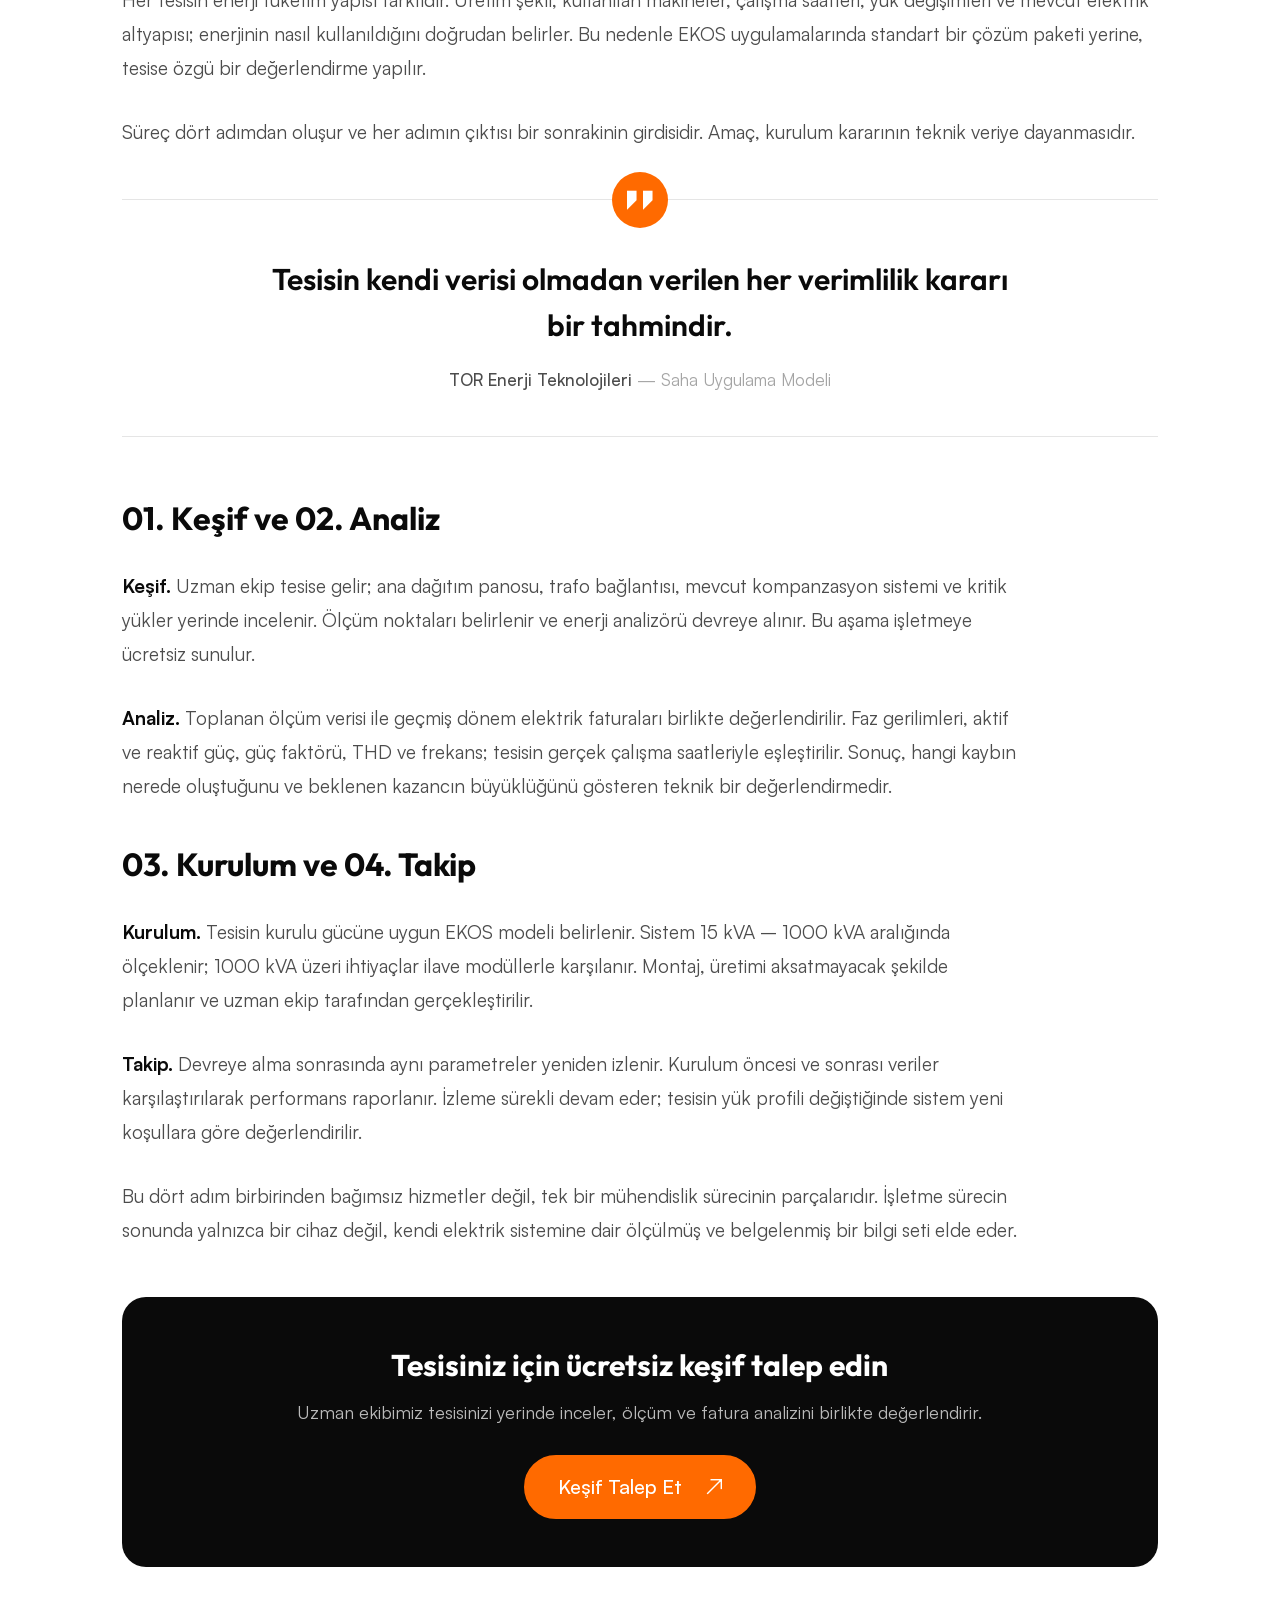
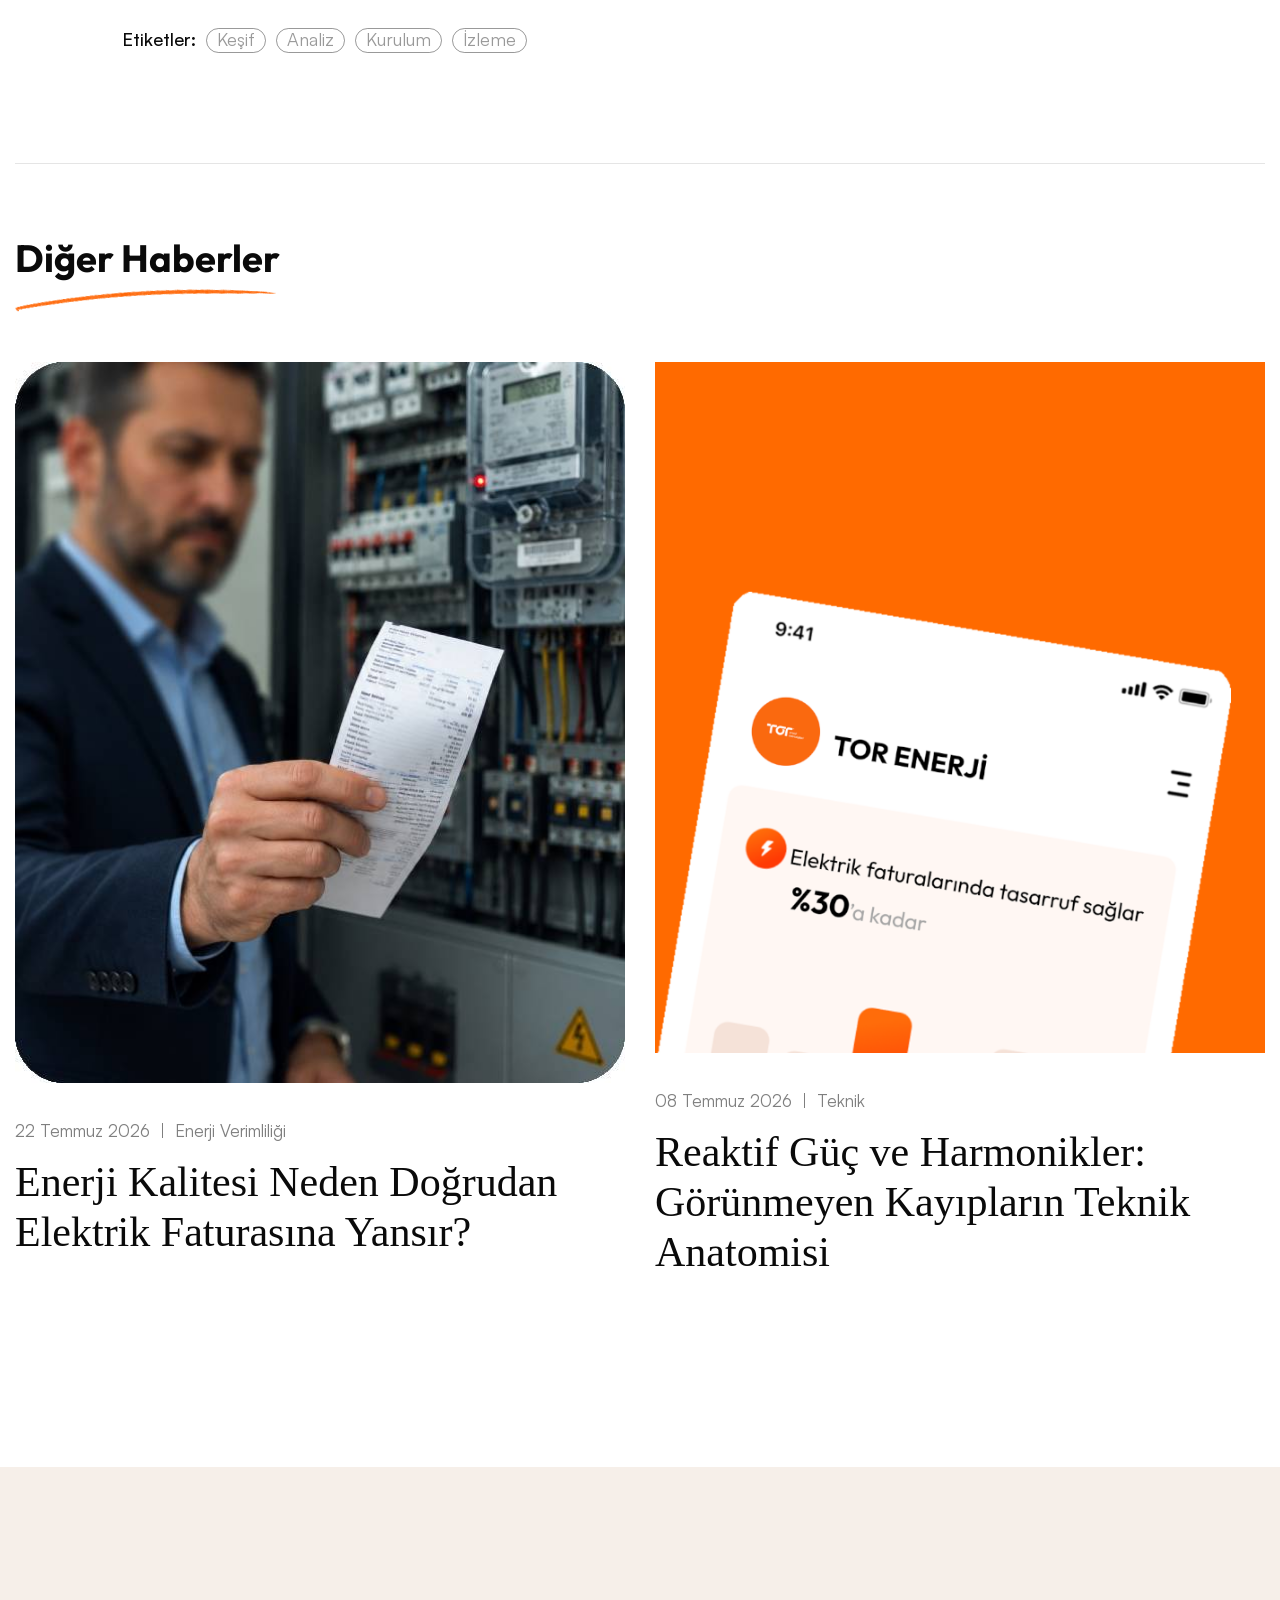
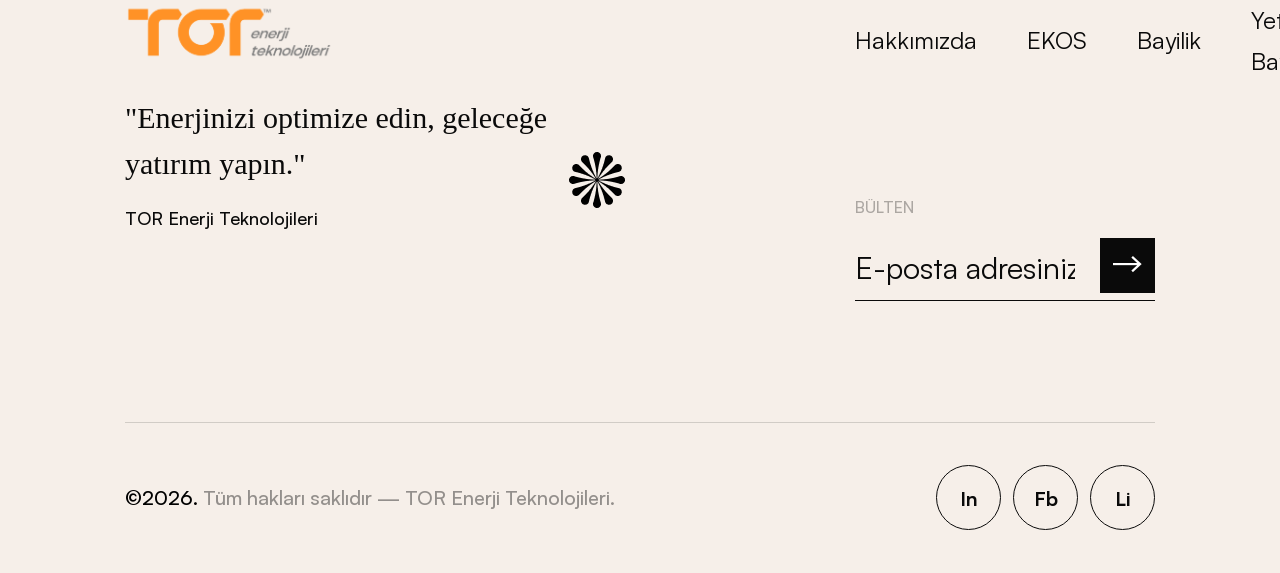
<file: news-details-3.html>
<!DOCTYPE html>
<html lang="tr" class="no-js">

<head>
<meta charset="utf-8">
<meta http-equiv="X-UA-Compatible" content="IE=edge">
<meta name="viewport" content="width=device-width, initial-scale=1.0, maximum-scale=1.0, user-scalable=0">

<title>Ölçmeden Optimizasyon Olmaz: EKOS Keşif ve Analiz Süreci | TOR Enerji Teknolojileri</title>
<meta name="description" content="EKOS kurulum süreci dört adımda ilerler: ücretsiz keşif, enerji karakteristiği analizi, profesyonel kurulum ve sürekli takip. Sürecin teknik detayları.">

<!-- Fav Icon -->
<link rel="icon" href="assets/images/logo/tor-favicon.ico" type="image/x-icon">
<link rel="shortcut icon" href="assets/images/logo/tor-favicon.ico" type="image/x-icon">
<link rel="apple-touch-icon" sizes="180x180" href="assets/images/logo/apple-touch-icon.png">

<!-- Google Fonts -->
<link href="https://fonts.googleapis.com/css2?family=Outfit:wght@100;200;300;400;500;600;700;800;900&amp;display=swap" rel="stylesheet">

<!-- Stylesheets -->
<link href="assets/css/font-awesome-all.css" rel="stylesheet">
<link href="assets/css/flaticon.css" rel="stylesheet">
<link href="assets/css/owl.css" rel="stylesheet">
<link href="assets/css/bootstrap.css" rel="stylesheet">
<link href="assets/css/jquery.fancybox.min.css" rel="stylesheet">
<link href="assets/css/animate.css" rel="stylesheet">
<link href="assets/css/aos.css" rel="stylesheet">
<link href="assets/css/nice-select.css" rel="stylesheet">
<link href="assets/css/odometer.css" rel="stylesheet">
<link href="assets/css/elpath.css" rel="stylesheet">
<link href="assets/css/satoshi-font.css" id="jssDefault" rel="stylesheet">
<link href="assets/css/color.css" rel="stylesheet">
<link href="assets/css/darkmode.css" rel="stylesheet">
<link href="assets/css/style.css" rel="stylesheet">
<link href="assets/css/module-css/header.css" rel="stylesheet">
<link href="assets/css/module-css/footer.css" rel="stylesheet">
<link href="assets/css/module-css/news.css" rel="stylesheet">
<link href="assets/css/module-css/blog-details.css" rel="stylesheet">
<link href="assets/css/responsive.css" rel="stylesheet">

<link href="assets/css/tor-custom.css" rel="stylesheet">
</head>


<!-- page wrapper -->
<body>

    <div class="boxed_wrapper light_bg">

        <!-- mouse-pointer -->
        <div class="mouse-pointer" id="mouse-pointer"></div>
        <!-- mouse-pointer end -->


        <!-- preloader -->
        <div class="loader-wrap">
            <div class="preloader">
                <div id="handle-preloader" class="handle-preloader">
                    <div class="animation-preloader">
                        <div class="spinner"></div>
                        <div class="txt-loading"><span data-text-preloader="E" class="letters-loading">E</span><span data-text-preloader="K" class="letters-loading">K</span><span data-text-preloader="O" class="letters-loading">O</span><span data-text-preloader="S" class="letters-loading">S</span></div>
                    </div>   
                </div>
            </div>
        </div>
        <!-- preloader end -->


        <!-- demo-switch -->
        <div class="demo-switch">
            <div class="demo-dark-bg demo_switch"><button><i class="fas fa-moon"></i></button></div>
            <div class="demo-light-bg demo_switch"><button><i class="fas fa-sun"></i></button></div>
        </div>
        <!-- demo-switch end -->


        <!-- main header -->
        <header class="main-header blog-1-header">
            <!-- header-lower -->
            <div class="header-lower">
                <div class="outer-box">
                    <div class="logo-box">
                        <figure class="logo"><a href="index.html"><img src="assets/images/logo/tor-logo.png" alt="TOR Enerji Teknolojileri"></a></figure>
                        <figure class="logo-2"><a href="index.html"><img src="assets/images/logo/tor-logo.png" alt="TOR Enerji Teknolojileri"></a></figure>
                    </div>
                    <div class="menu-area">
                        <nav class="main-menu navbar-expand-md navbar-light clearfix">
                            <div class="collapse navbar-collapse show clearfix" id="navbarSupportedContent">
                                <ul class="navigation clearfix">
                                    <li><a href="index.html">Anasayfa</a></li>
                                    <li><a href="about.html">Hakkımızda</a></li>
                                    <li><a href="service.html">EKOS</a></li>
                                    <li><a href="portfolio.html">Referanslar</a></li>
                                    <li class="dropdown"><a href="partner.html">Bayilik</a>
                                        <ul>
                                            <li><a href="partner.html">Bayilik ve Partner Programı</a></li>
                                            <li><a href="dealers.html">Yetkili Bayilerimiz</a></li>
                                        </ul>
                                    </li>
                                    <li class="current"><a href="blog.html">Haberler</a></li>
                                    <li><a href="contact.html">İletişim</a></li>
                                </ul>
                            </div>
                        </nav>
                    </div>
                    <div class="menu-right-content">
                        <div class="mobile-nav-toggler"><i class="icon-31"></i></div>
                    </div>
                </div>
            </div>


            <!--sticky Header-->
            <div class="sticky-header">
                <div class="outer-container">
                    <div class="outer-box">
                        <div class="logo-box">
                            <figure class="light-logo"><a href="index.html"><img src="assets/images/logo/tor-logo.png" alt="TOR Enerji Teknolojileri"></a></figure>
                            <figure class="dark-logo"><a href="index.html"><img src="assets/images/logo/tor-logo.png" alt="TOR Enerji Teknolojileri"></a></figure>
                        </div>
                        <div class="menu-area">
                            <nav class="main-menu clearfix">
                                <!--Keep This Empty / Menu will come through Javascript-->
                            </nav>
                        </div>
                        <div class="menu-right-content">
                            <div class="mobile-nav-toggler"><i class="icon-31"></i></div>
                        </div>
                    </div>
                </div>
            </div>
        </header>
        <!-- main-header end -->


        <!-- Mobile Menu  -->
        <div class="mobile-menu">
            <div class="menu-backdrop"></div>
            <div class="close-btn"><i class="fas fa-times"></i></div>
            
            <nav class="menu-box">
                <div class="nav-logo"><a href="index.html"><img src="assets/images/logo/tor-logo-white.png" alt="TOR Enerji Teknolojileri"></a></div>
                <div class="menu-outer"><!--Here Menu Will Come Automatically Via Javascript / Same Menu as in Header--></div>
                <div class="search-form">
                    <h4>Arama</h4>
                    <form method="post" action="index.html">
                        <div class="form-group">
                            <input type="search" name="search-field" placeholder="Arayın ..." required>
                            <button type="submit"><i class="icon-47"></i></button>
                        </div>
                    </form>
                </div>
                <div class="contact-info">
                    <h4>İletişim</h4>
                    <ul>
                        <li>www.torenerji.com</li>
                        <li><a href="tel:08502422030">0 850 242 20 30</a></li>
                        <li><a href="mailto:info@torenerji.com">info@torenerji.com</a></li>
                    </ul>
                </div>
            </nav>
        </div>
        <!-- End Mobile Menu -->


        <!-- blog-details -->
        <section class="blog-details">
            <div class="large-container">
                <div class="row clearfix">
                    <div class="col-lg-10 offset-lg-1 col-md-12 col-sm-12">
                        <div class="blog-details-content">
                            <div class="content-one mb_50">
                                <ul class="post-info mb_20">
                                    <li><a href="blog.html">Prosesler</a></li>
                                    <li>19 Haziran 2026</li>
                                </ul>
                                <h2 class="mb_40">Ölçmeden Optimizasyon Olmaz: EKOS Keşif ve Analiz Süreci</h2>
                                <figure class="image-box mb_50"><img src="assets/images/portfolio/portfolio-6.png" alt="Ölçmeden Optimizasyon Olmaz: EKOS Keşif ve Analiz Süreci"></figure>
                                <div class="text-box">
                                <p>Her tesisin enerji tüketim yapısı farklıdır. Üretim şekli, kullanılan makineler, çalışma saatleri, yük değişimleri ve mevcut elektrik altyapısı; enerjinin nasıl kullanıldığını doğrudan belirler. Bu nedenle EKOS uygulamalarında standart bir çözüm paketi yerine, tesise özgü bir değerlendirme yapılır.</p>
                                <p>Süreç dört adımdan oluşur ve her adımın çıktısı bir sonrakinin girdisidir. Amaç, kurulum kararının teknik veriye dayanmasıdır.</p>
                                </div>
                            </div>
                            <blockquote>
                                <div class="icon-box"><i class="icon-2"></i></div>
                                <h2>Tesisin kendi verisi olmadan verilen her verimlilik kararı bir tahmindir.</h2>
                                <h4>TOR Enerji Teknolojileri <span>— Saha Uygulama Modeli</span></h4>
                            </blockquote>
                            <div class="content-two mb_40">
                                <div class="text-box">
                                    <h2>01. Keşif ve 02. Analiz</h2>
                                <p><strong>Keşif.</strong> Uzman ekip tesise gelir; ana dağıtım panosu, trafo bağlantısı, mevcut kompanzasyon sistemi ve kritik yükler yerinde incelenir. Ölçüm noktaları belirlenir ve enerji analizörü devreye alınır. Bu aşama işletmeye ücretsiz sunulur.</p>
                                <p><strong>Analiz.</strong> Toplanan ölçüm verisi ile geçmiş dönem elektrik faturaları birlikte değerlendirilir. Faz gerilimleri, aktif ve reaktif güç, güç faktörü, THD ve frekans; tesisin gerçek çalışma saatleriyle eşleştirilir. Sonuç, hangi kaybın nerede oluştuğunu ve beklenen kazancın büyüklüğünü gösteren teknik bir değerlendirmedir.</p>
                                </div>
                            </div>
                            <div class="content-two mb_50">
                                <div class="text-box">
                                    <h2>03. Kurulum ve 04. Takip</h2>
                                <p><strong>Kurulum.</strong> Tesisin kurulu gücüne uygun EKOS modeli belirlenir. Sistem 15 kVA – 1000 kVA aralığında ölçeklenir; 1000 kVA üzeri ihtiyaçlar ilave modüllerle karşılanır. Montaj, üretimi aksatmayacak şekilde planlanır ve uzman ekip tarafından gerçekleştirilir.</p>
                                <p><strong>Takip.</strong> Devreye alma sonrasında aynı parametreler yeniden izlenir. Kurulum öncesi ve sonrası veriler karşılaştırılarak performans raporlanır. İzleme sürekli devam eder; tesisin yük profili değiştiğinde sistem yeni koşullara göre değerlendirilir.</p>
                                <p>Bu dört adım birbirinden bağımsız hizmetler değil, tek bir mühendislik sürecinin parçalarıdır. İşletme sürecin sonunda yalnızca bir cihaz değil, kendi elektrik sistemine dair ölçülmüş ve belgelenmiş bir bilgi seti elde eder.</p>
                                </div>
                            </div>
                            <div class="tor-article-cta">
                                <h3>Tesisiniz için ücretsiz keşif talep edin</h3>
                                <p>Uzman ekibimiz tesisinizi yerinde inceler, ölçüm ve fatura analizini birlikte değerlendirir.</p>
                                <a class="theme-btn" href="contact.html"><span>Keşif Talep Et</span></a>
                            </div>
                            <div class="post-share-option">
                                <ul class="post-tags clearfix">
                                    <li><span>Etiketler:</span></li>
                                    <li><a href="blog.html">Keşif</a></li>
                                    <li><a href="blog.html">Analiz</a></li>
                                    <li><a href="blog.html">Kurulum</a></li>
                                    <li><a href="blog.html">İzleme</a></li>
                                </ul>
                            </div>
                        </div>
                    </div>
                </div>

                <div class="tor-related-news">
                    <div class="sec-title mb_50">
                        <h2>Diğer Haberler</h2>
                    </div>
                    <div class="row clearfix">
                        <div class="col-lg-6 col-md-6 col-sm-12 news-block">
                            <div class="news-block-one">
                                <div class="inner-box">
                                    <figure class="image-box"><a href="news-details.html"><img src="assets/images/resource/about-7.jpg" alt="Enerji Kalitesi Neden Doğrudan Elektrik Faturasına Yansır?"></a></figure>
                                    <div class="lower-content">
                                        <ul class="post-info mb_14">
                                            <li>22 Temmuz 2026</li>
                                            <li>Enerji Verimliliği</li>
                                        </ul>
                                        <h3><a href="news-details.html">Enerji Kalitesi Neden Doğrudan Elektrik Faturasına Yansır?</a></h3>
                                    </div>
                                </div>
                            </div>
                        </div>
                        <div class="col-lg-6 col-md-6 col-sm-12 news-block">
                            <div class="news-block-one">
                                <div class="inner-box">
                                    <figure class="image-box"><a href="news-details-2.html"><img src="assets/images/portfolio/portfolio-4.png" alt="Reaktif Güç ve Harmonikler: Görünmeyen Kayıpların Teknik Anatomisi"></a></figure>
                                    <div class="lower-content">
                                        <ul class="post-info mb_14">
                                            <li>08 Temmuz 2026</li>
                                            <li>Teknik</li>
                                        </ul>
                                        <h3><a href="news-details-2.html">Reaktif Güç ve Harmonikler: Görünmeyen Kayıpların Teknik Anatomisi</a></h3>
                                    </div>
                                </div>
                            </div>
                        </div>
                    </div>
                </div>
            </div>
        </section>
        <!-- blog-details end -->


        <!-- footer -->
        <footer class="footer-style-seven">
            <div class="outer-container">
                <div class="widget-section">
                    <div class="row clearfix">
                        <div class="col-lg-6 col-md-12 col-sm-12 footer-column">
                            <div class="footer-widget logo-widget">
                                <div class="shape rotate-me" style="background-image: url(assets/images/shape/shape-124.png);"></div>
                                <div class="shape-2 rotate-me" style="background-image: url(assets/images/shape/shape-125.png);"></div>
                                <div class="footer-logo">
                                    <figure class="logo"><a href="index.html"><img src="assets/images/logo/tor-logo.png" alt="TOR Enerji Teknolojileri"></a></figure>
                                    <figure class="logo-2"><a href="index.html"><img src="assets/images/logo/tor-logo.png" alt="TOR Enerji Teknolojileri"></a></figure>
                                </div>
                                <h2>"Enerjinizi optimize edin, geleceğe yatırım yapın."</h2>
                                <p>TOR Enerji Teknolojileri</p>
                            </div>
                        </div>
                        <div class="col-lg-6 col-md-12 col-sm-12 footer-column">
                            <div class="footer-widget subscribe-widget ml_200">
                                <ul class="footer-menu mb_110">
                                    <li><a href="about.html">Hakkımızda</a></li>
                                    <li><a href="service.html">EKOS</a></li>
                                    <li><a href="partner.html">Bayilik</a></li>
                                    <li><a href="dealers.html">Yetkili Bayilerimiz</a></li>
                                    <li><a href="blog.html">Haberler</a></li>
                                    <li><a href="contact.html">İletişim</a></li>
                                </ul>
                                <div class="form-inner">
                                    <p>Bülten</p>
                                    <form action="https://api.web3forms.com/submit" method="POST">
                                        <input type="hidden" name="access_key" value="66821c91-d701-4117-aa21-ff60b7ae3408">
                                        <input type="hidden" name="subject" value="Bülten Aboneliği – torenerji.com">
                                        <input type="hidden" name="from_name" value="TOR Enerji Web Sitesi">
                                        <input type="hidden" name="redirect" value="https://www.torenerji.com/thank-you.html">
                                        <input type="checkbox" name="botcheck" style="display:none;" tabindex="-1" aria-hidden="true">
                                        <div class="form-group">
                                            <input type="email" name="email" placeholder="E-posta adresiniz" required>
                                            <button type="submit"><i class="icon-34"></i></button>
                                        </div>
                                    </form>
                                </div>
                            </div>
                        </div>
                    </div>
                </div>
                <div class="footer-bottom">
                    <div class="bottom-inner">
                        <div class="copyright"><p><span>&copy;2026.</span> Tüm hakları saklıdır — TOR Enerji Teknolojileri. </p></div>
                        <ul class="social-style-one">
                            <li><a href="https://www.instagram.com/torenerji" target="_blank" rel="noopener" title="TOR Enerji Instagram">In</a></li>
                            <li><a href="https://www.facebook.com/torenerji" target="_blank" rel="noopener" title="TOR Enerji Facebook">Fb</a></li>
                            <li><a href="https://www.linkedin.com/company/toenerji" target="_blank" rel="noopener" title="TOR Enerji LinkedIn">Li</a></li>
                        </ul>
                    </div>
                </div>
            </div>
        </footer>
        <!-- main-footer end -->


        <!--Scroll to top-->
        <div class="scroll-to-top">
            <svg class="scroll-top-inner" viewBox="-1 -1 102 102">
                <path d="M50,1 a49,49 0 0,1 0,98 a49,49 0 0,1 0,-98" />
            </svg>
        </div>
        
    </div>


    <!-- jequery plugins -->
    <script src="assets/js/jquery.js"></script>
    <script src="assets/js/bootstrap.min.js"></script>
    <script src="assets/js/plugins.js"></script>
    <script src="assets/js/owl.js"></script>
    <script src="assets/js/wow.js"></script>
    <script src="assets/js/jquery.fancybox.js"></script>
    <script src="assets/js/appear.js"></script>
    <script src="assets/js/isotope.js"></script>
    <script src="assets/js/jquery.nice-select.min.js"></script>
    <script src="assets/js/aos.js"></script>
    <script src="assets/js/lenis.min.js"></script>
    <script src="assets/js/text_plugins.js"></script>
    <script src="assets/js/text_animation.js"></script>
    <script src="assets/js/jquery.lettering.min.js"></script>
    <script src="assets/js/jquery.circleType.js"></script>
    <script src="assets/js/scrolltop.min.js"></script>
    <script src="assets/js/parallax.min.js"></script>
    <script src="assets/js/odometer.js"></script>
    <script src="assets/js/gsap.js"></script>
    <script src="assets/js/ScrollTrigger.js"></script>
    <script src="assets/js/SplitText.js"></script>

    <!-- main-js -->
    <script src="assets/js/script.js"></script>

</body><!-- End of .page_wrapper -->

</html>
</file>
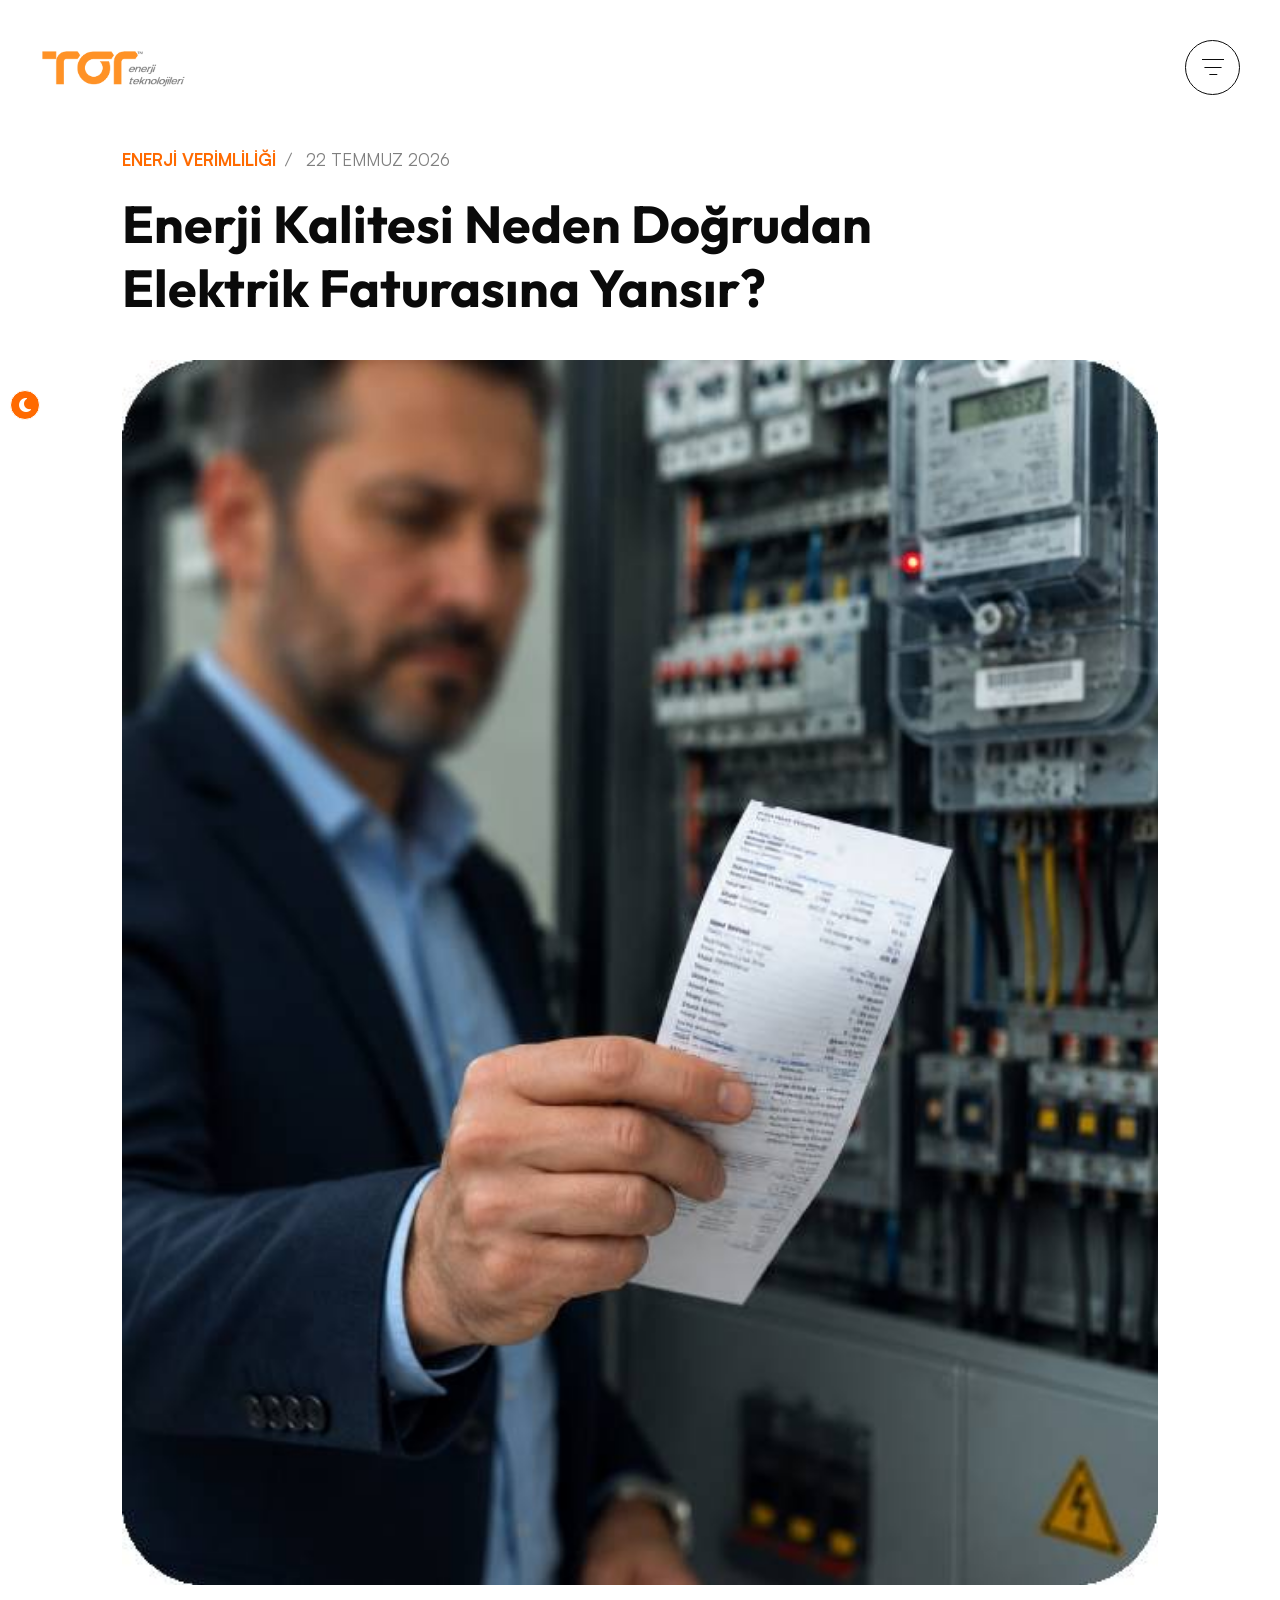
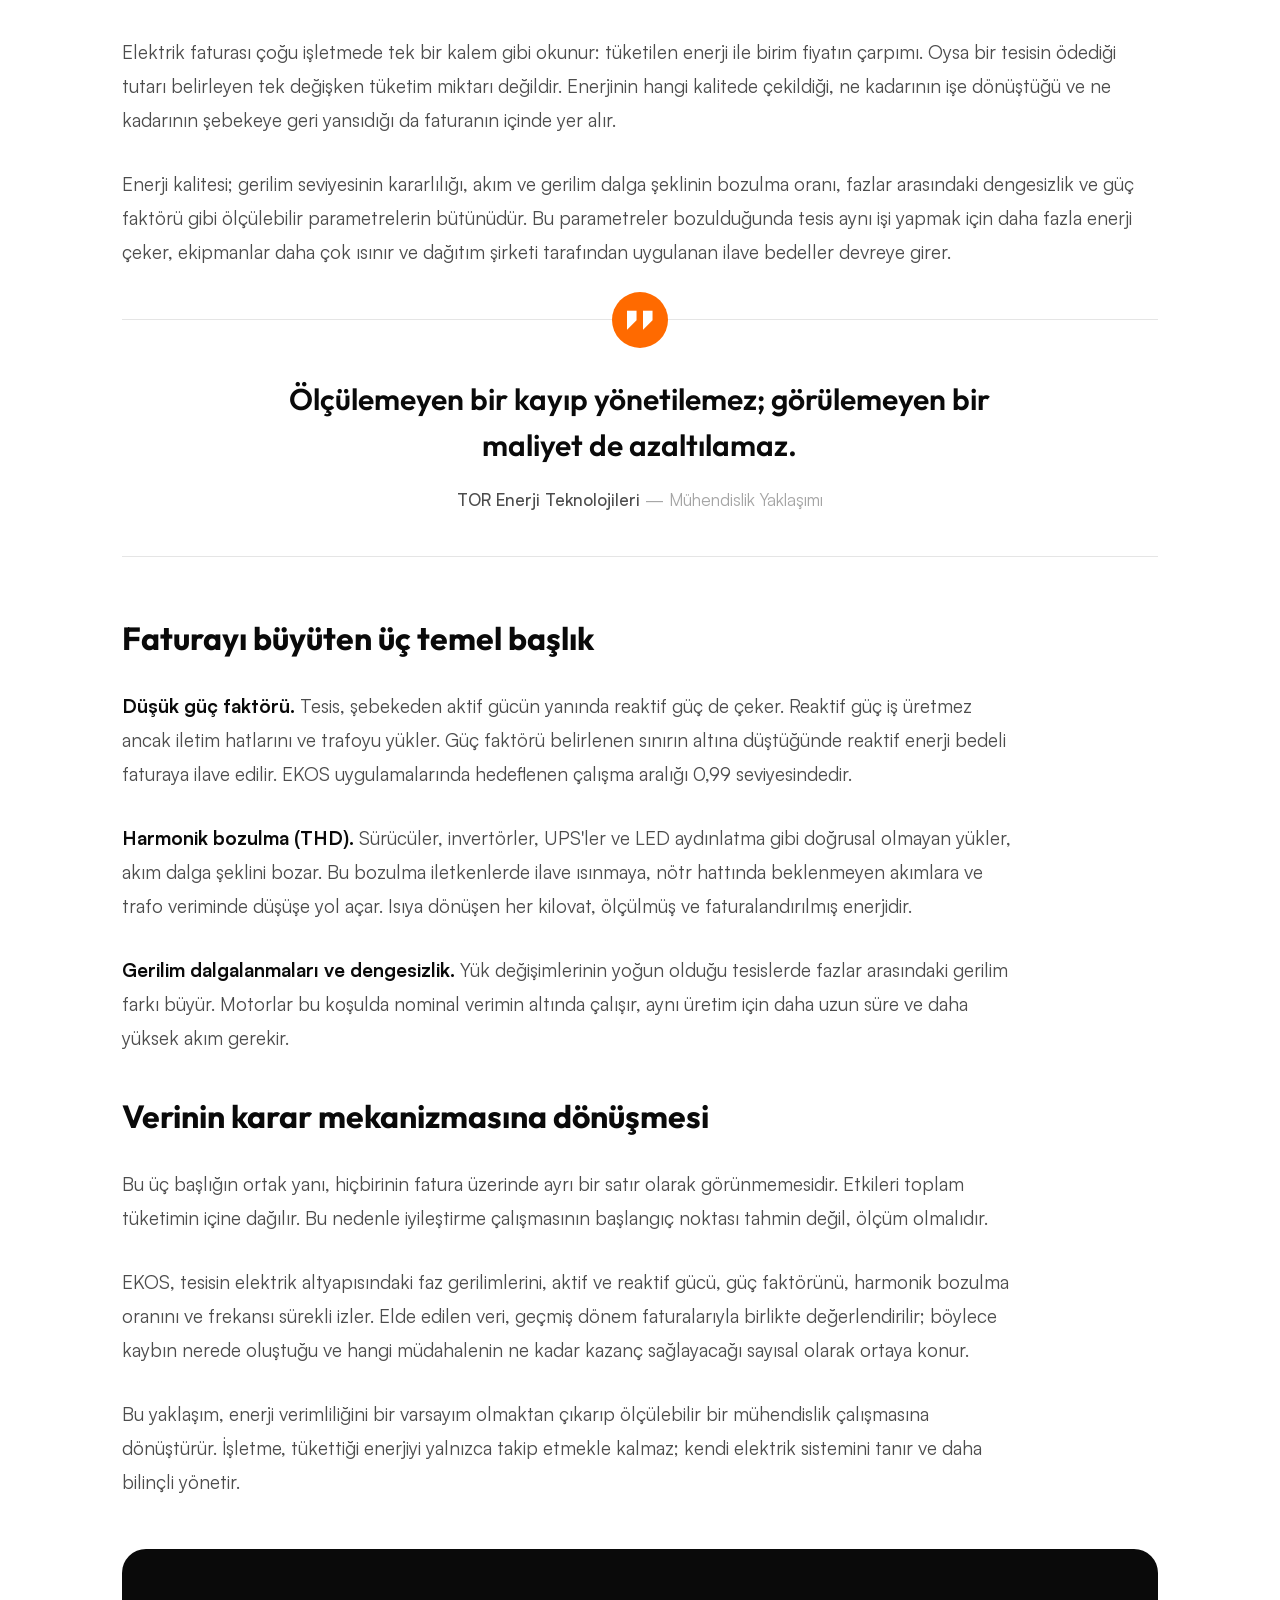
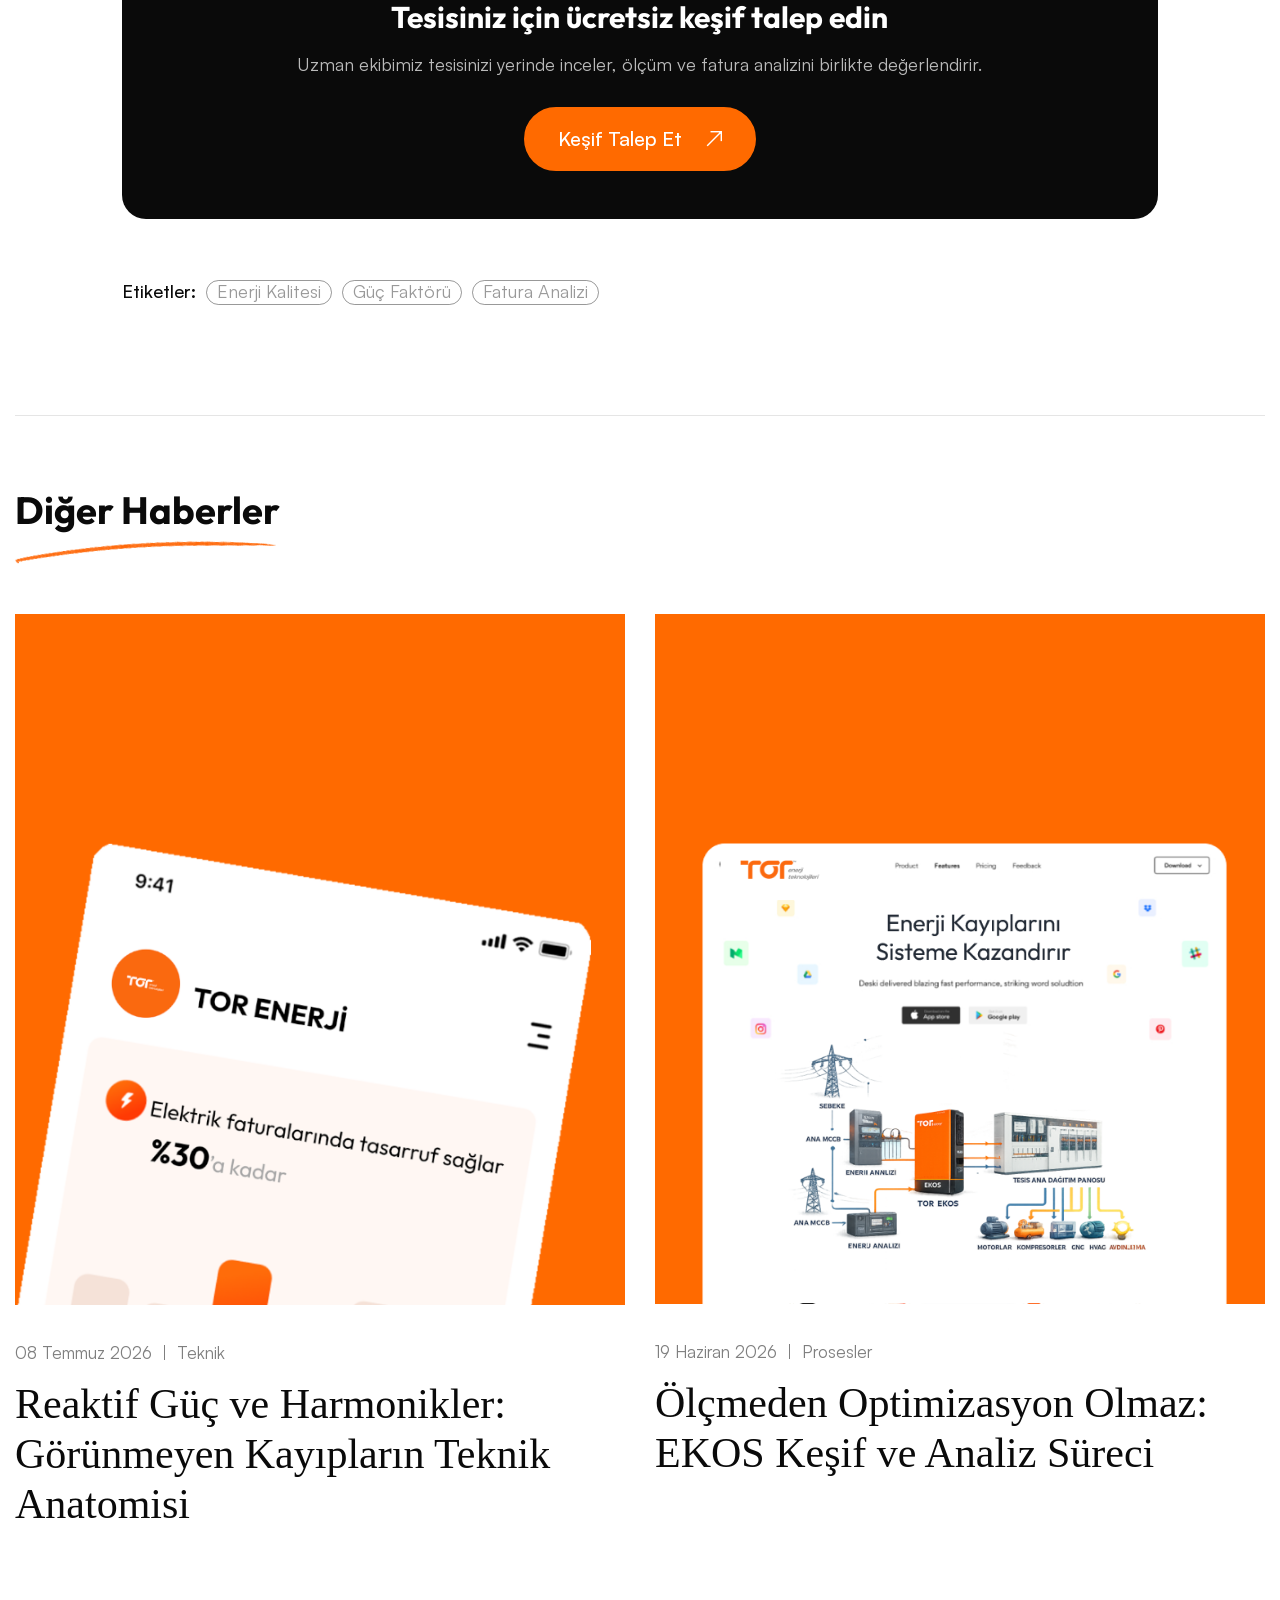
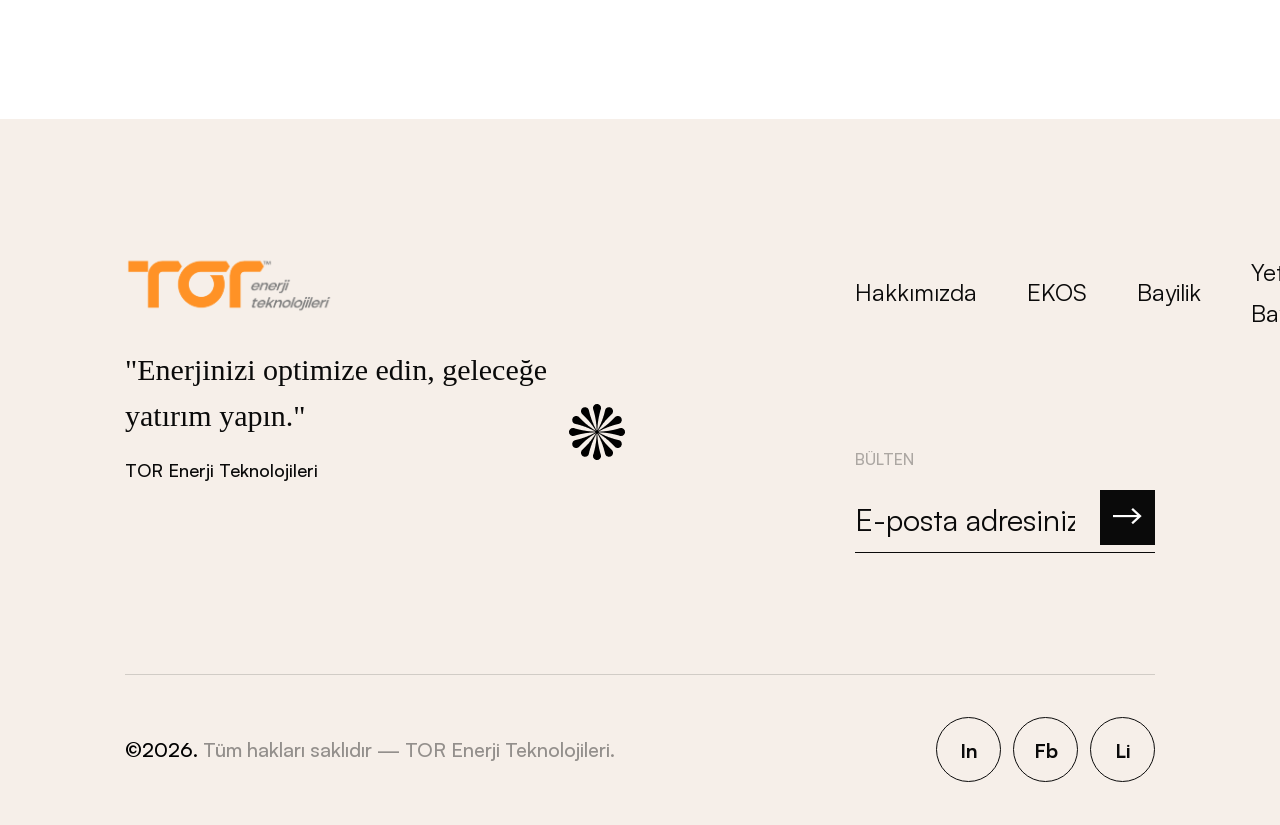
<file: news-details.html>
<!DOCTYPE html>
<html lang="tr" class="no-js">

<head>
<meta charset="utf-8">
<meta http-equiv="X-UA-Compatible" content="IE=edge">
<meta name="viewport" content="width=device-width, initial-scale=1.0, maximum-scale=1.0, user-scalable=0">

<title>Enerji Kalitesi Neden Doğrudan Elektrik Faturasına Yansır? | TOR Enerji Teknolojileri</title>
<meta name="description" content="Enerji kalitesi bozuklukları elektrik faturasını nasıl büyütür? Güç faktörü, harmonik bozulma ve gerilim dalgalanmalarının işletme maliyetlerine etkisi.">

<!-- Fav Icon -->
<link rel="icon" href="assets/images/logo/tor-favicon.ico" type="image/x-icon">
<link rel="shortcut icon" href="assets/images/logo/tor-favicon.ico" type="image/x-icon">
<link rel="apple-touch-icon" sizes="180x180" href="assets/images/logo/apple-touch-icon.png">

<!-- Google Fonts -->
<link href="https://fonts.googleapis.com/css2?family=Outfit:wght@100;200;300;400;500;600;700;800;900&amp;display=swap" rel="stylesheet">

<!-- Stylesheets -->
<link href="assets/css/font-awesome-all.css" rel="stylesheet">
<link href="assets/css/flaticon.css" rel="stylesheet">
<link href="assets/css/owl.css" rel="stylesheet">
<link href="assets/css/bootstrap.css" rel="stylesheet">
<link href="assets/css/jquery.fancybox.min.css" rel="stylesheet">
<link href="assets/css/animate.css" rel="stylesheet">
<link href="assets/css/aos.css" rel="stylesheet">
<link href="assets/css/nice-select.css" rel="stylesheet">
<link href="assets/css/odometer.css" rel="stylesheet">
<link href="assets/css/elpath.css" rel="stylesheet">
<link href="assets/css/satoshi-font.css" id="jssDefault" rel="stylesheet">
<link href="assets/css/color.css" rel="stylesheet">
<link href="assets/css/darkmode.css" rel="stylesheet">
<link href="assets/css/style.css" rel="stylesheet">
<link href="assets/css/module-css/header.css" rel="stylesheet">
<link href="assets/css/module-css/footer.css" rel="stylesheet">
<link href="assets/css/module-css/news.css" rel="stylesheet">
<link href="assets/css/module-css/blog-details.css" rel="stylesheet">
<link href="assets/css/responsive.css" rel="stylesheet">

<link href="assets/css/tor-custom.css" rel="stylesheet">
</head>


<!-- page wrapper -->
<body>

    <div class="boxed_wrapper light_bg">

        <!-- mouse-pointer -->
        <div class="mouse-pointer" id="mouse-pointer"></div>
        <!-- mouse-pointer end -->


        <!-- preloader -->
        <div class="loader-wrap">
            <div class="preloader">
                <div id="handle-preloader" class="handle-preloader">
                    <div class="animation-preloader">
                        <div class="spinner"></div>
                        <div class="txt-loading"><span data-text-preloader="E" class="letters-loading">E</span><span data-text-preloader="K" class="letters-loading">K</span><span data-text-preloader="O" class="letters-loading">O</span><span data-text-preloader="S" class="letters-loading">S</span></div>
                    </div>   
                </div>
            </div>
        </div>
        <!-- preloader end -->


        <!-- demo-switch -->
        <div class="demo-switch">
            <div class="demo-dark-bg demo_switch"><button><i class="fas fa-moon"></i></button></div>
            <div class="demo-light-bg demo_switch"><button><i class="fas fa-sun"></i></button></div>
        </div>
        <!-- demo-switch end -->


        <!-- main header -->
        <header class="main-header blog-1-header">
            <!-- header-lower -->
            <div class="header-lower">
                <div class="outer-box">
                    <div class="logo-box">
                        <figure class="logo"><a href="index.html"><img src="assets/images/logo/tor-logo.png" alt="TOR Enerji Teknolojileri"></a></figure>
                        <figure class="logo-2"><a href="index.html"><img src="assets/images/logo/tor-logo.png" alt="TOR Enerji Teknolojileri"></a></figure>
                    </div>
                    <div class="menu-area">
                        <nav class="main-menu navbar-expand-md navbar-light clearfix">
                            <div class="collapse navbar-collapse show clearfix" id="navbarSupportedContent">
                                <ul class="navigation clearfix">
                                    <li><a href="index.html">Anasayfa</a></li>
                                    <li><a href="about.html">Hakkımızda</a></li>
                                    <li><a href="service.html">EKOS</a></li>
                                    <li><a href="portfolio.html">Referanslar</a></li>
                                    <li class="dropdown"><a href="partner.html">Bayilik</a>
                                        <ul>
                                            <li><a href="partner.html">Bayilik ve Partner Programı</a></li>
                                            <li><a href="dealers.html">Yetkili Bayilerimiz</a></li>
                                        </ul>
                                    </li>
                                    <li class="current"><a href="blog.html">Haberler</a></li>
                                    <li><a href="contact.html">İletişim</a></li>
                                </ul>
                            </div>
                        </nav>
                    </div>
                    <div class="menu-right-content">
                        <div class="mobile-nav-toggler"><i class="icon-31"></i></div>
                    </div>
                </div>
            </div>


            <!--sticky Header-->
            <div class="sticky-header">
                <div class="outer-container">
                    <div class="outer-box">
                        <div class="logo-box">
                            <figure class="light-logo"><a href="index.html"><img src="assets/images/logo/tor-logo.png" alt="TOR Enerji Teknolojileri"></a></figure>
                            <figure class="dark-logo"><a href="index.html"><img src="assets/images/logo/tor-logo.png" alt="TOR Enerji Teknolojileri"></a></figure>
                        </div>
                        <div class="menu-area">
                            <nav class="main-menu clearfix">
                                <!--Keep This Empty / Menu will come through Javascript-->
                            </nav>
                        </div>
                        <div class="menu-right-content">
                            <div class="mobile-nav-toggler"><i class="icon-31"></i></div>
                        </div>
                    </div>
                </div>
            </div>
        </header>
        <!-- main-header end -->


        <!-- Mobile Menu  -->
        <div class="mobile-menu">
            <div class="menu-backdrop"></div>
            <div class="close-btn"><i class="fas fa-times"></i></div>
            
            <nav class="menu-box">
                <div class="nav-logo"><a href="index.html"><img src="assets/images/logo/tor-logo-white.png" alt="TOR Enerji Teknolojileri"></a></div>
                <div class="menu-outer"><!--Here Menu Will Come Automatically Via Javascript / Same Menu as in Header--></div>
                <div class="search-form">
                    <h4>Arama</h4>
                    <form method="post" action="index.html">
                        <div class="form-group">
                            <input type="search" name="search-field" placeholder="Arayın ..." required>
                            <button type="submit"><i class="icon-47"></i></button>
                        </div>
                    </form>
                </div>
                <div class="contact-info">
                    <h4>İletişim</h4>
                    <ul>
                        <li>www.torenerji.com</li>
                        <li><a href="tel:08502422030">0 850 242 20 30</a></li>
                        <li><a href="mailto:info@torenerji.com">info@torenerji.com</a></li>
                    </ul>
                </div>
            </nav>
        </div>
        <!-- End Mobile Menu -->


        <!-- blog-details -->
        <section class="blog-details">
            <div class="large-container">
                <div class="row clearfix">
                    <div class="col-lg-10 offset-lg-1 col-md-12 col-sm-12">
                        <div class="blog-details-content">
                            <div class="content-one mb_50">
                                <ul class="post-info mb_20">
                                    <li><a href="blog.html">Enerji Verimliliği</a></li>
                                    <li>22 Temmuz 2026</li>
                                </ul>
                                <h2 class="mb_40">Enerji Kalitesi Neden Doğrudan Elektrik Faturasına Yansır?</h2>
                                <figure class="image-box mb_50"><img src="assets/images/resource/about-7.jpg" alt="Enerji Kalitesi Neden Doğrudan Elektrik Faturasına Yansır?"></figure>
                                <div class="text-box">
                                <p>Elektrik faturası çoğu işletmede tek bir kalem gibi okunur: tüketilen enerji ile birim fiyatın çarpımı. Oysa bir tesisin ödediği tutarı belirleyen tek değişken tüketim miktarı değildir. Enerjinin hangi kalitede çekildiği, ne kadarının işe dönüştüğü ve ne kadarının şebekeye geri yansıdığı da faturanın içinde yer alır.</p>
                                <p>Enerji kalitesi; gerilim seviyesinin kararlılığı, akım ve gerilim dalga şeklinin bozulma oranı, fazlar arasındaki dengesizlik ve güç faktörü gibi ölçülebilir parametrelerin bütünüdür. Bu parametreler bozulduğunda tesis aynı işi yapmak için daha fazla enerji çeker, ekipmanlar daha çok ısınır ve dağıtım şirketi tarafından uygulanan ilave bedeller devreye girer.</p>
                                </div>
                            </div>
                            <blockquote>
                                <div class="icon-box"><i class="icon-2"></i></div>
                                <h2>Ölçülemeyen bir kayıp yönetilemez; görülemeyen bir maliyet de azaltılamaz.</h2>
                                <h4>TOR Enerji Teknolojileri <span>— Mühendislik Yaklaşımı</span></h4>
                            </blockquote>
                            <div class="content-two mb_40">
                                <div class="text-box">
                                    <h2>Faturayı büyüten üç temel başlık</h2>
                                <p><strong>Düşük güç faktörü.</strong> Tesis, şebekeden aktif gücün yanında reaktif güç de çeker. Reaktif güç iş üretmez ancak iletim hatlarını ve trafoyu yükler. Güç faktörü belirlenen sınırın altına düştüğünde reaktif enerji bedeli faturaya ilave edilir. EKOS uygulamalarında hedeflenen çalışma aralığı 0,99 seviyesindedir.</p>
                                <p><strong>Harmonik bozulma (THD).</strong> Sürücüler, invertörler, UPS'ler ve LED aydınlatma gibi doğrusal olmayan yükler, akım dalga şeklini bozar. Bu bozulma iletkenlerde ilave ısınmaya, nötr hattında beklenmeyen akımlara ve trafo veriminde düşüşe yol açar. Isıya dönüşen her kilovat, ölçülmüş ve faturalandırılmış enerjidir.</p>
                                <p><strong>Gerilim dalgalanmaları ve dengesizlik.</strong> Yük değişimlerinin yoğun olduğu tesislerde fazlar arasındaki gerilim farkı büyür. Motorlar bu koşulda nominal verimin altında çalışır, aynı üretim için daha uzun süre ve daha yüksek akım gerekir.</p>
                                </div>
                            </div>
                            <div class="content-two mb_50">
                                <div class="text-box">
                                    <h2>Verinin karar mekanizmasına dönüşmesi</h2>
                                <p>Bu üç başlığın ortak yanı, hiçbirinin fatura üzerinde ayrı bir satır olarak görünmemesidir. Etkileri toplam tüketimin içine dağılır. Bu nedenle iyileştirme çalışmasının başlangıç noktası tahmin değil, ölçüm olmalıdır.</p>
                                <p>EKOS, tesisin elektrik altyapısındaki faz gerilimlerini, aktif ve reaktif gücü, güç faktörünü, harmonik bozulma oranını ve frekansı sürekli izler. Elde edilen veri, geçmiş dönem faturalarıyla birlikte değerlendirilir; böylece kaybın nerede oluştuğu ve hangi müdahalenin ne kadar kazanç sağlayacağı sayısal olarak ortaya konur.</p>
                                <p>Bu yaklaşım, enerji verimliliğini bir varsayım olmaktan çıkarıp ölçülebilir bir mühendislik çalışmasına dönüştürür. İşletme, tükettiği enerjiyi yalnızca takip etmekle kalmaz; kendi elektrik sistemini tanır ve daha bilinçli yönetir.</p>
                                </div>
                            </div>
                            <div class="tor-article-cta">
                                <h3>Tesisiniz için ücretsiz keşif talep edin</h3>
                                <p>Uzman ekibimiz tesisinizi yerinde inceler, ölçüm ve fatura analizini birlikte değerlendirir.</p>
                                <a class="theme-btn" href="contact.html"><span>Keşif Talep Et</span></a>
                            </div>
                            <div class="post-share-option">
                                <ul class="post-tags clearfix">
                                    <li><span>Etiketler:</span></li>
                                    <li><a href="blog.html">Enerji Kalitesi</a></li>
                                    <li><a href="blog.html">Güç Faktörü</a></li>
                                    <li><a href="blog.html">Fatura Analizi</a></li>
                                </ul>
                            </div>
                        </div>
                    </div>
                </div>

                <div class="tor-related-news">
                    <div class="sec-title mb_50">
                        <h2>Diğer Haberler</h2>
                    </div>
                    <div class="row clearfix">
                        <div class="col-lg-6 col-md-6 col-sm-12 news-block">
                            <div class="news-block-one">
                                <div class="inner-box">
                                    <figure class="image-box"><a href="news-details-2.html"><img src="assets/images/portfolio/portfolio-4.png" alt="Reaktif Güç ve Harmonikler: Görünmeyen Kayıpların Teknik Anatomisi"></a></figure>
                                    <div class="lower-content">
                                        <ul class="post-info mb_14">
                                            <li>08 Temmuz 2026</li>
                                            <li>Teknik</li>
                                        </ul>
                                        <h3><a href="news-details-2.html">Reaktif Güç ve Harmonikler: Görünmeyen Kayıpların Teknik Anatomisi</a></h3>
                                    </div>
                                </div>
                            </div>
                        </div>
                        <div class="col-lg-6 col-md-6 col-sm-12 news-block">
                            <div class="news-block-one">
                                <div class="inner-box">
                                    <figure class="image-box"><a href="news-details-3.html"><img src="assets/images/portfolio/portfolio-6.png" alt="Ölçmeden Optimizasyon Olmaz: EKOS Keşif ve Analiz Süreci"></a></figure>
                                    <div class="lower-content">
                                        <ul class="post-info mb_14">
                                            <li>19 Haziran 2026</li>
                                            <li>Prosesler</li>
                                        </ul>
                                        <h3><a href="news-details-3.html">Ölçmeden Optimizasyon Olmaz: EKOS Keşif ve Analiz Süreci</a></h3>
                                    </div>
                                </div>
                            </div>
                        </div>
                    </div>
                </div>
            </div>
        </section>
        <!-- blog-details end -->


        <!-- footer -->
        <footer class="footer-style-seven">
            <div class="outer-container">
                <div class="widget-section">
                    <div class="row clearfix">
                        <div class="col-lg-6 col-md-12 col-sm-12 footer-column">
                            <div class="footer-widget logo-widget">
                                <div class="shape rotate-me" style="background-image: url(assets/images/shape/shape-124.png);"></div>
                                <div class="shape-2 rotate-me" style="background-image: url(assets/images/shape/shape-125.png);"></div>
                                <div class="footer-logo">
                                    <figure class="logo"><a href="index.html"><img src="assets/images/logo/tor-logo.png" alt="TOR Enerji Teknolojileri"></a></figure>
                                    <figure class="logo-2"><a href="index.html"><img src="assets/images/logo/tor-logo.png" alt="TOR Enerji Teknolojileri"></a></figure>
                                </div>
                                <h2>"Enerjinizi optimize edin, geleceğe yatırım yapın."</h2>
                                <p>TOR Enerji Teknolojileri</p>
                            </div>
                        </div>
                        <div class="col-lg-6 col-md-12 col-sm-12 footer-column">
                            <div class="footer-widget subscribe-widget ml_200">
                                <ul class="footer-menu mb_110">
                                    <li><a href="about.html">Hakkımızda</a></li>
                                    <li><a href="service.html">EKOS</a></li>
                                    <li><a href="partner.html">Bayilik</a></li>
                                    <li><a href="dealers.html">Yetkili Bayilerimiz</a></li>
                                    <li><a href="blog.html">Haberler</a></li>
                                    <li><a href="contact.html">İletişim</a></li>
                                </ul>
                                <div class="form-inner">
                                    <p>Bülten</p>
                                    <form action="https://api.web3forms.com/submit" method="POST">
                                        <input type="hidden" name="access_key" value="66821c91-d701-4117-aa21-ff60b7ae3408">
                                        <input type="hidden" name="subject" value="Bülten Aboneliği – torenerji.com">
                                        <input type="hidden" name="from_name" value="TOR Enerji Web Sitesi">
                                        <input type="hidden" name="redirect" value="https://www.torenerji.com/thank-you.html">
                                        <input type="checkbox" name="botcheck" style="display:none;" tabindex="-1" aria-hidden="true">
                                        <div class="form-group">
                                            <input type="email" name="email" placeholder="E-posta adresiniz" required>
                                            <button type="submit"><i class="icon-34"></i></button>
                                        </div>
                                    </form>
                                </div>
                            </div>
                        </div>
                    </div>
                </div>
                <div class="footer-bottom">
                    <div class="bottom-inner">
                        <div class="copyright"><p><span>&copy;2026.</span> Tüm hakları saklıdır — TOR Enerji Teknolojileri. </p></div>
                        <ul class="social-style-one">
                            <li><a href="https://www.instagram.com/torenerji" target="_blank" rel="noopener" title="TOR Enerji Instagram">In</a></li>
                            <li><a href="https://www.facebook.com/torenerji" target="_blank" rel="noopener" title="TOR Enerji Facebook">Fb</a></li>
                            <li><a href="https://www.linkedin.com/company/toenerji" target="_blank" rel="noopener" title="TOR Enerji LinkedIn">Li</a></li>
                        </ul>
                    </div>
                </div>
            </div>
        </footer>
        <!-- main-footer end -->


        <!--Scroll to top-->
        <div class="scroll-to-top">
            <svg class="scroll-top-inner" viewBox="-1 -1 102 102">
                <path d="M50,1 a49,49 0 0,1 0,98 a49,49 0 0,1 0,-98" />
            </svg>
        </div>
        
    </div>


    <!-- jequery plugins -->
    <script src="assets/js/jquery.js"></script>
    <script src="assets/js/bootstrap.min.js"></script>
    <script src="assets/js/plugins.js"></script>
    <script src="assets/js/owl.js"></script>
    <script src="assets/js/wow.js"></script>
    <script src="assets/js/jquery.fancybox.js"></script>
    <script src="assets/js/appear.js"></script>
    <script src="assets/js/isotope.js"></script>
    <script src="assets/js/jquery.nice-select.min.js"></script>
    <script src="assets/js/aos.js"></script>
    <script src="assets/js/lenis.min.js"></script>
    <script src="assets/js/text_plugins.js"></script>
    <script src="assets/js/text_animation.js"></script>
    <script src="assets/js/jquery.lettering.min.js"></script>
    <script src="assets/js/jquery.circleType.js"></script>
    <script src="assets/js/scrolltop.min.js"></script>
    <script src="assets/js/parallax.min.js"></script>
    <script src="assets/js/odometer.js"></script>
    <script src="assets/js/gsap.js"></script>
    <script src="assets/js/ScrollTrigger.js"></script>
    <script src="assets/js/SplitText.js"></script>

    <!-- main-js -->
    <script src="assets/js/script.js"></script>

</body><!-- End of .page_wrapper -->

</html>
</file>
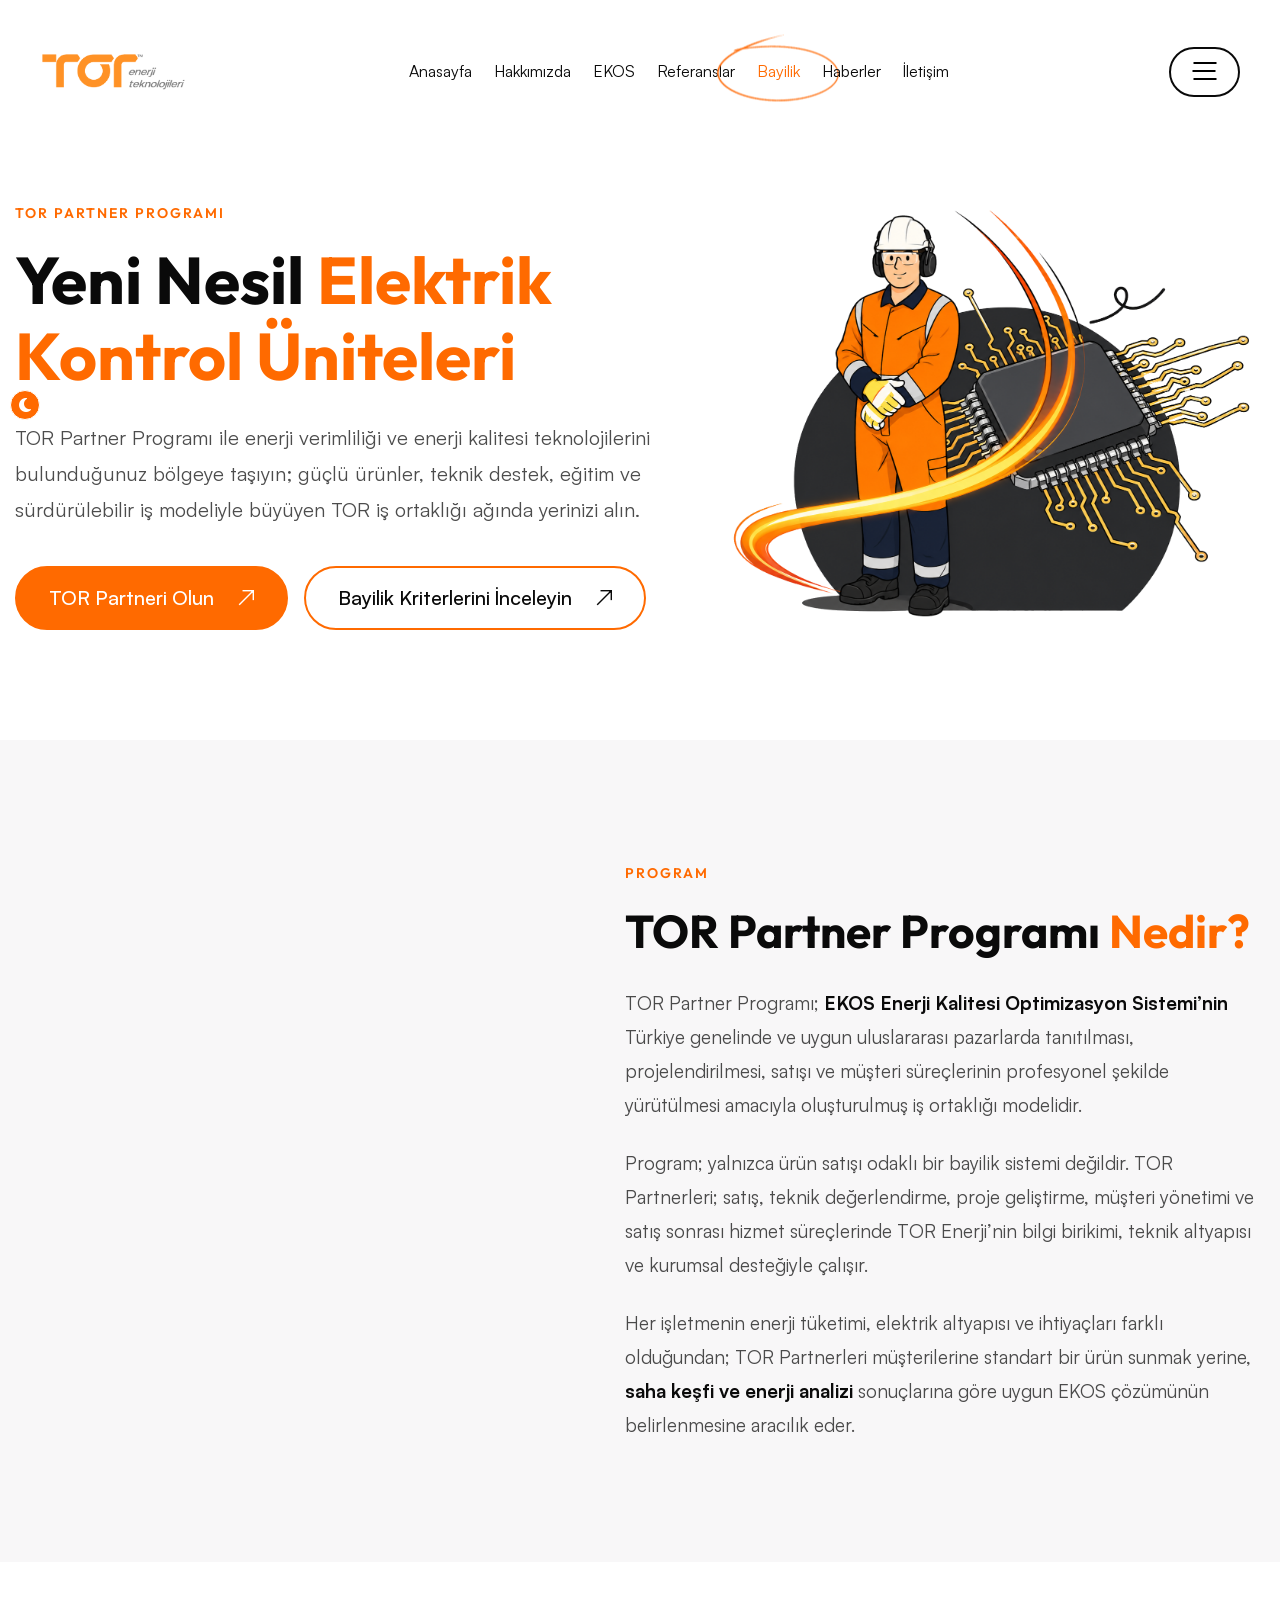
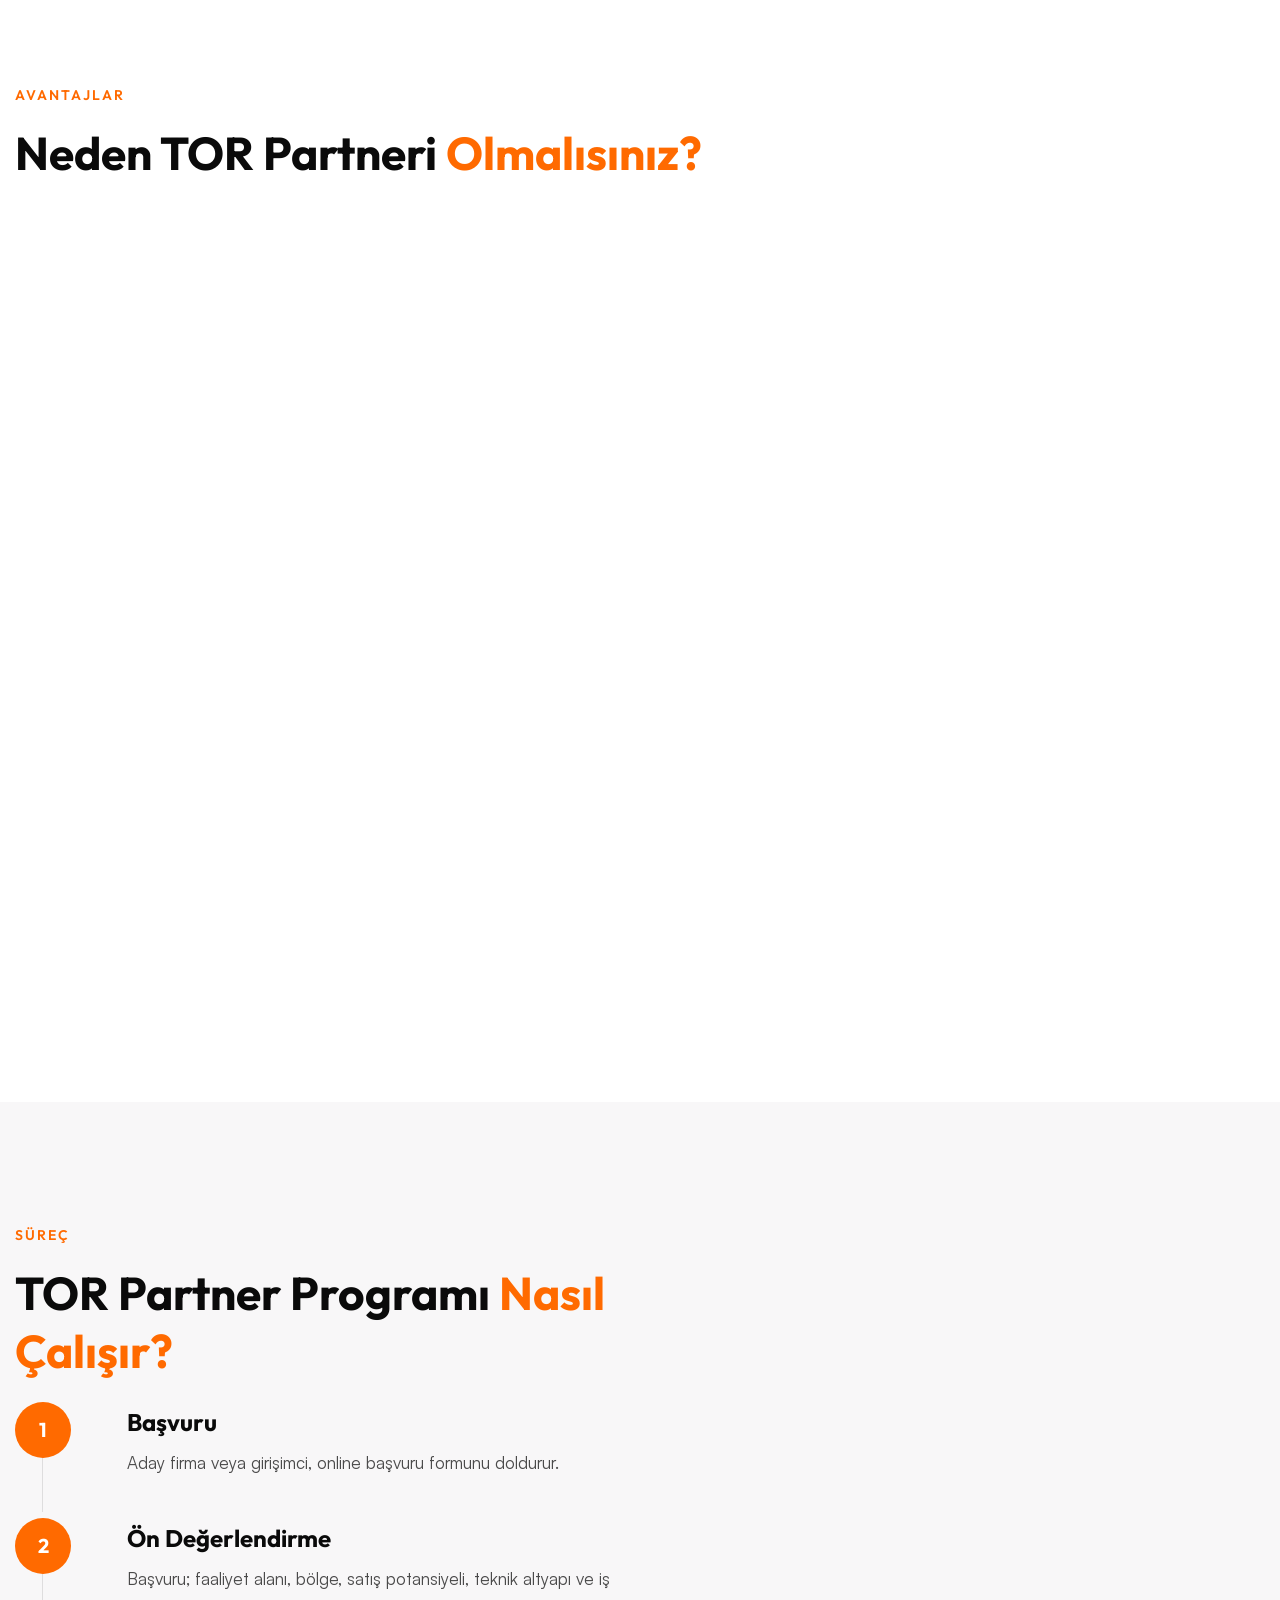
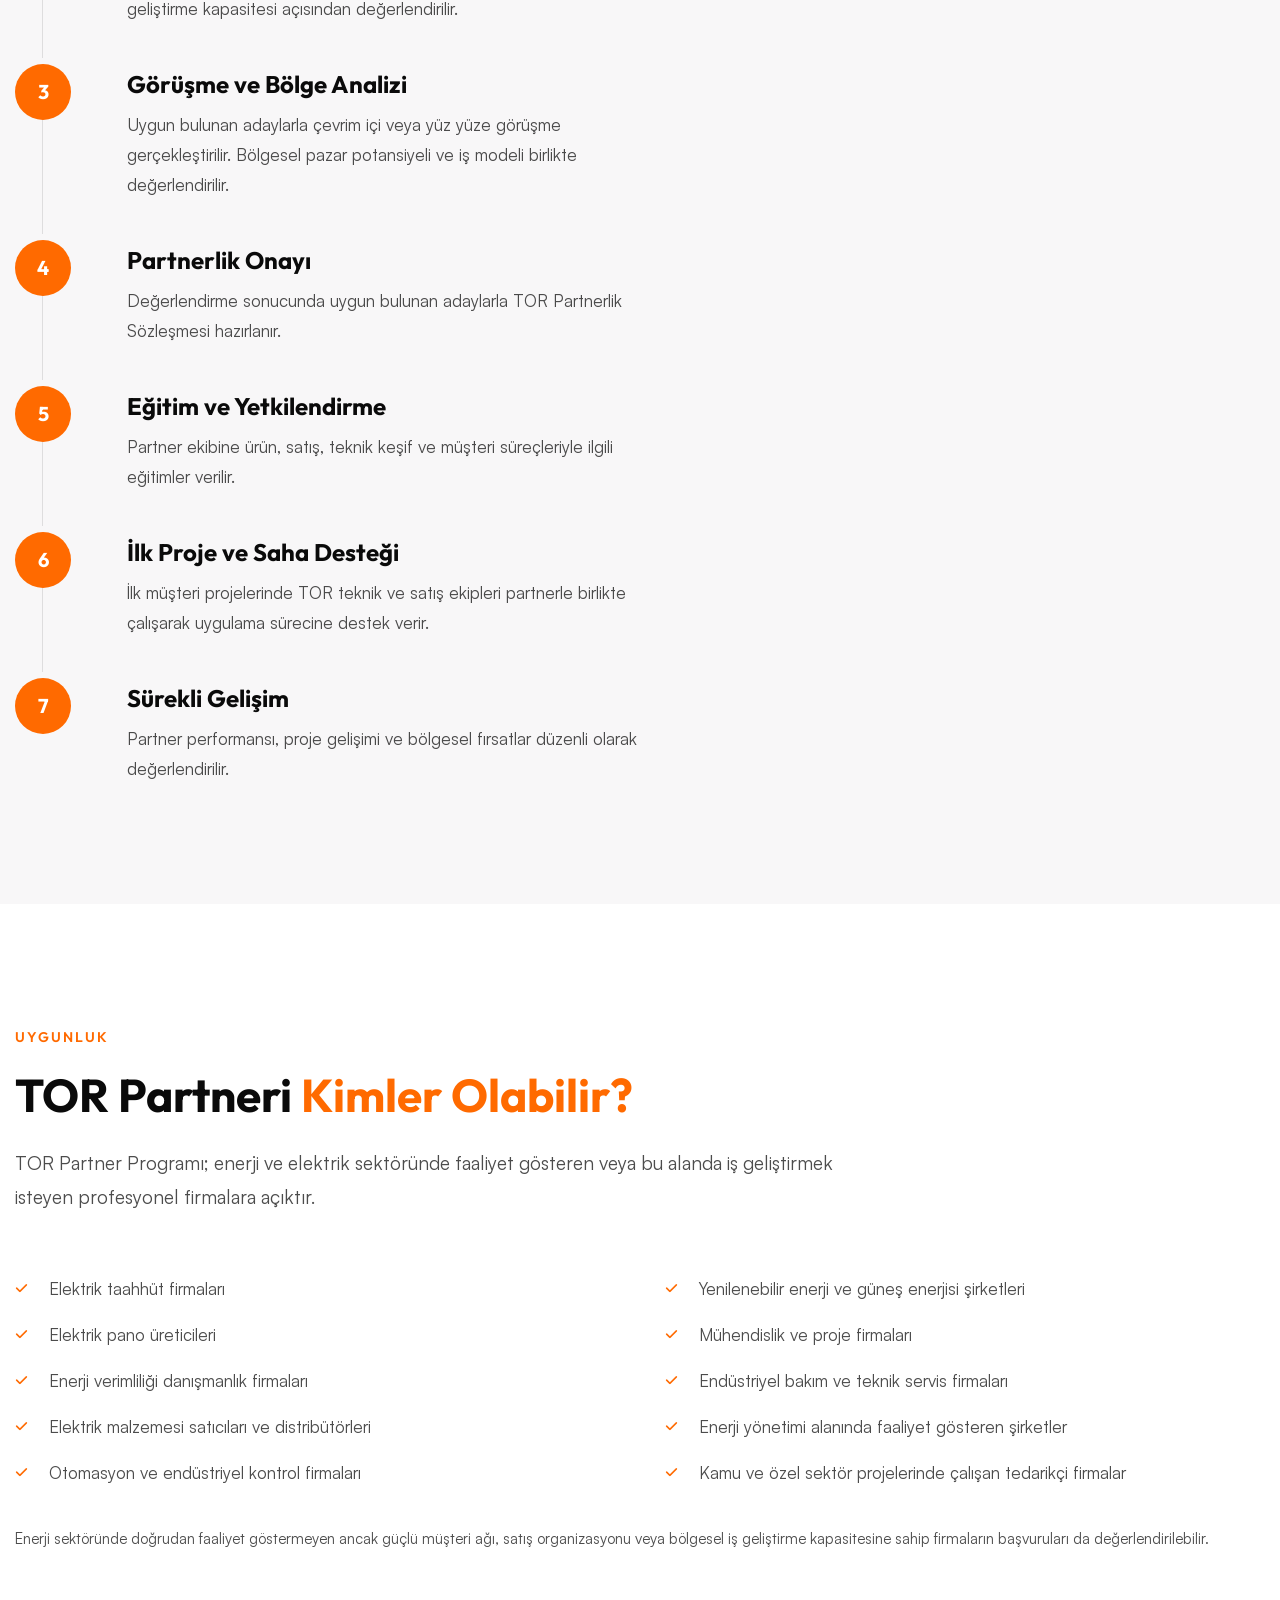
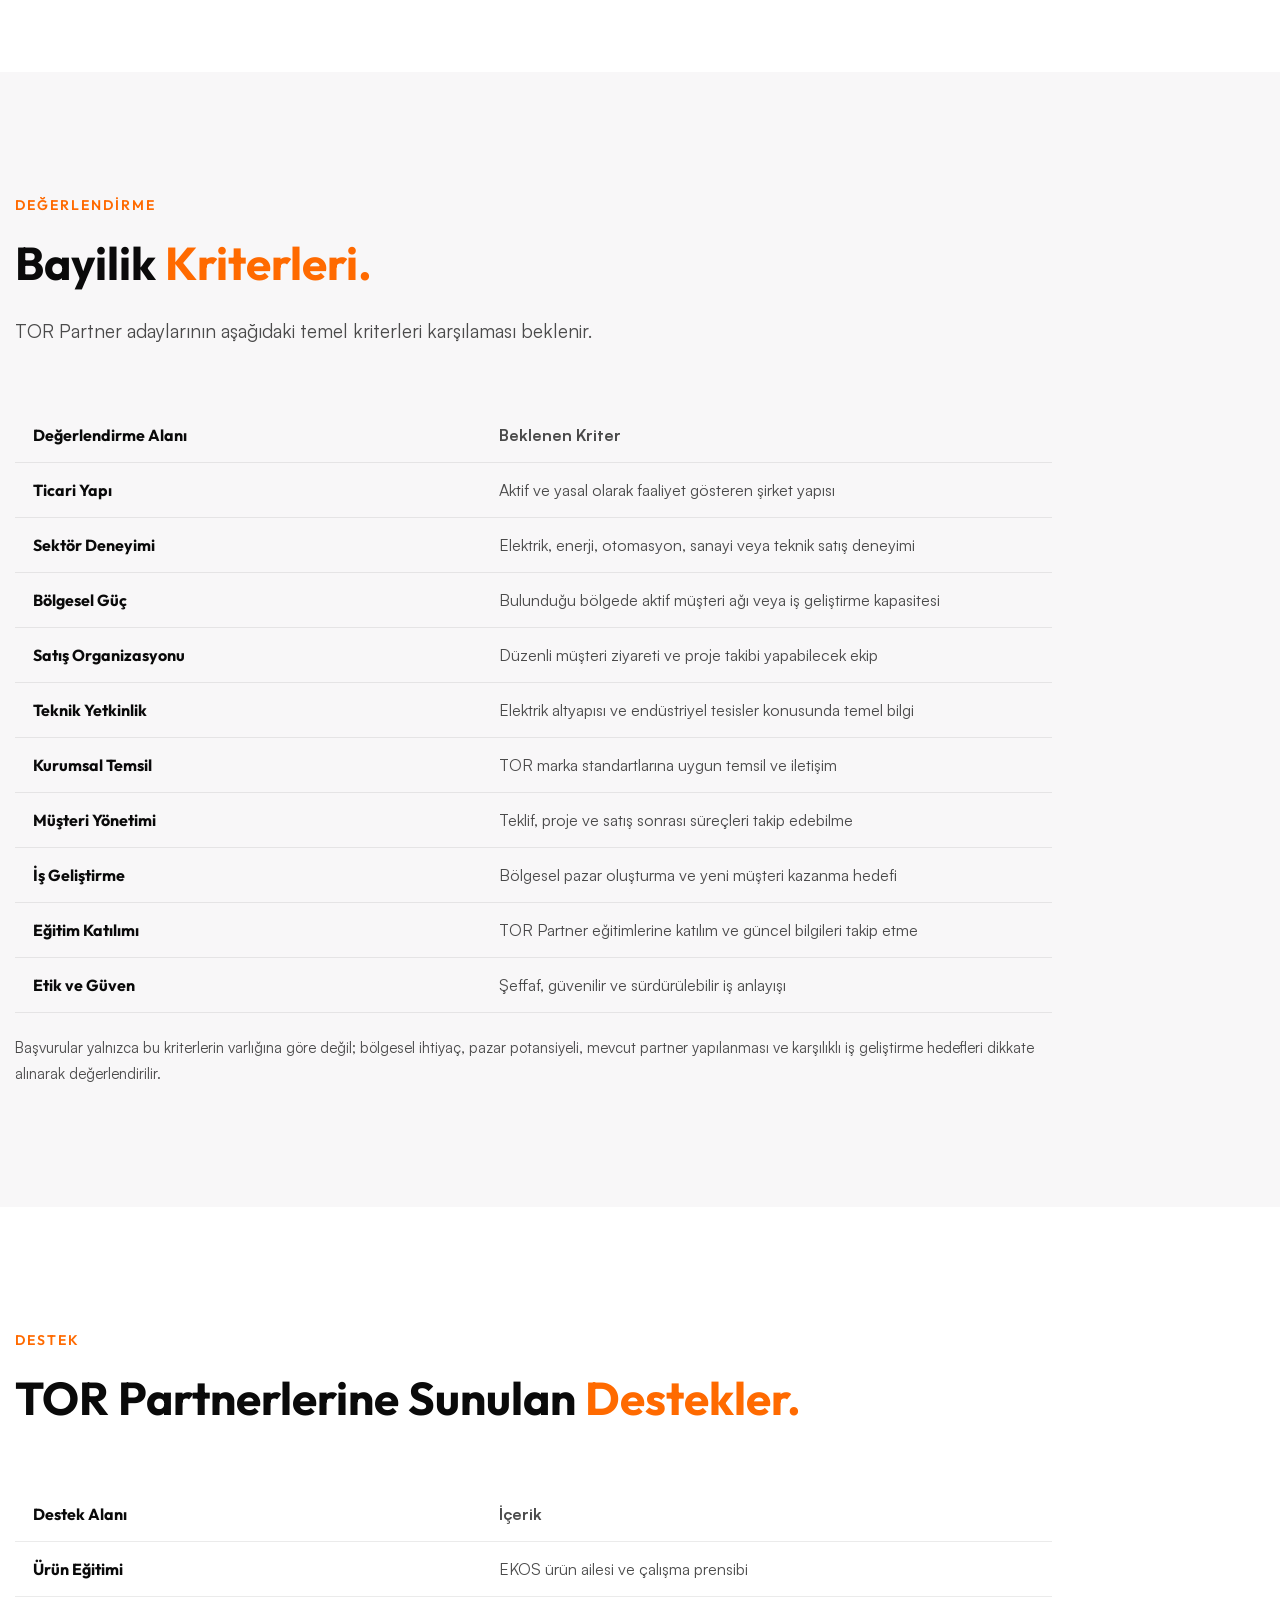
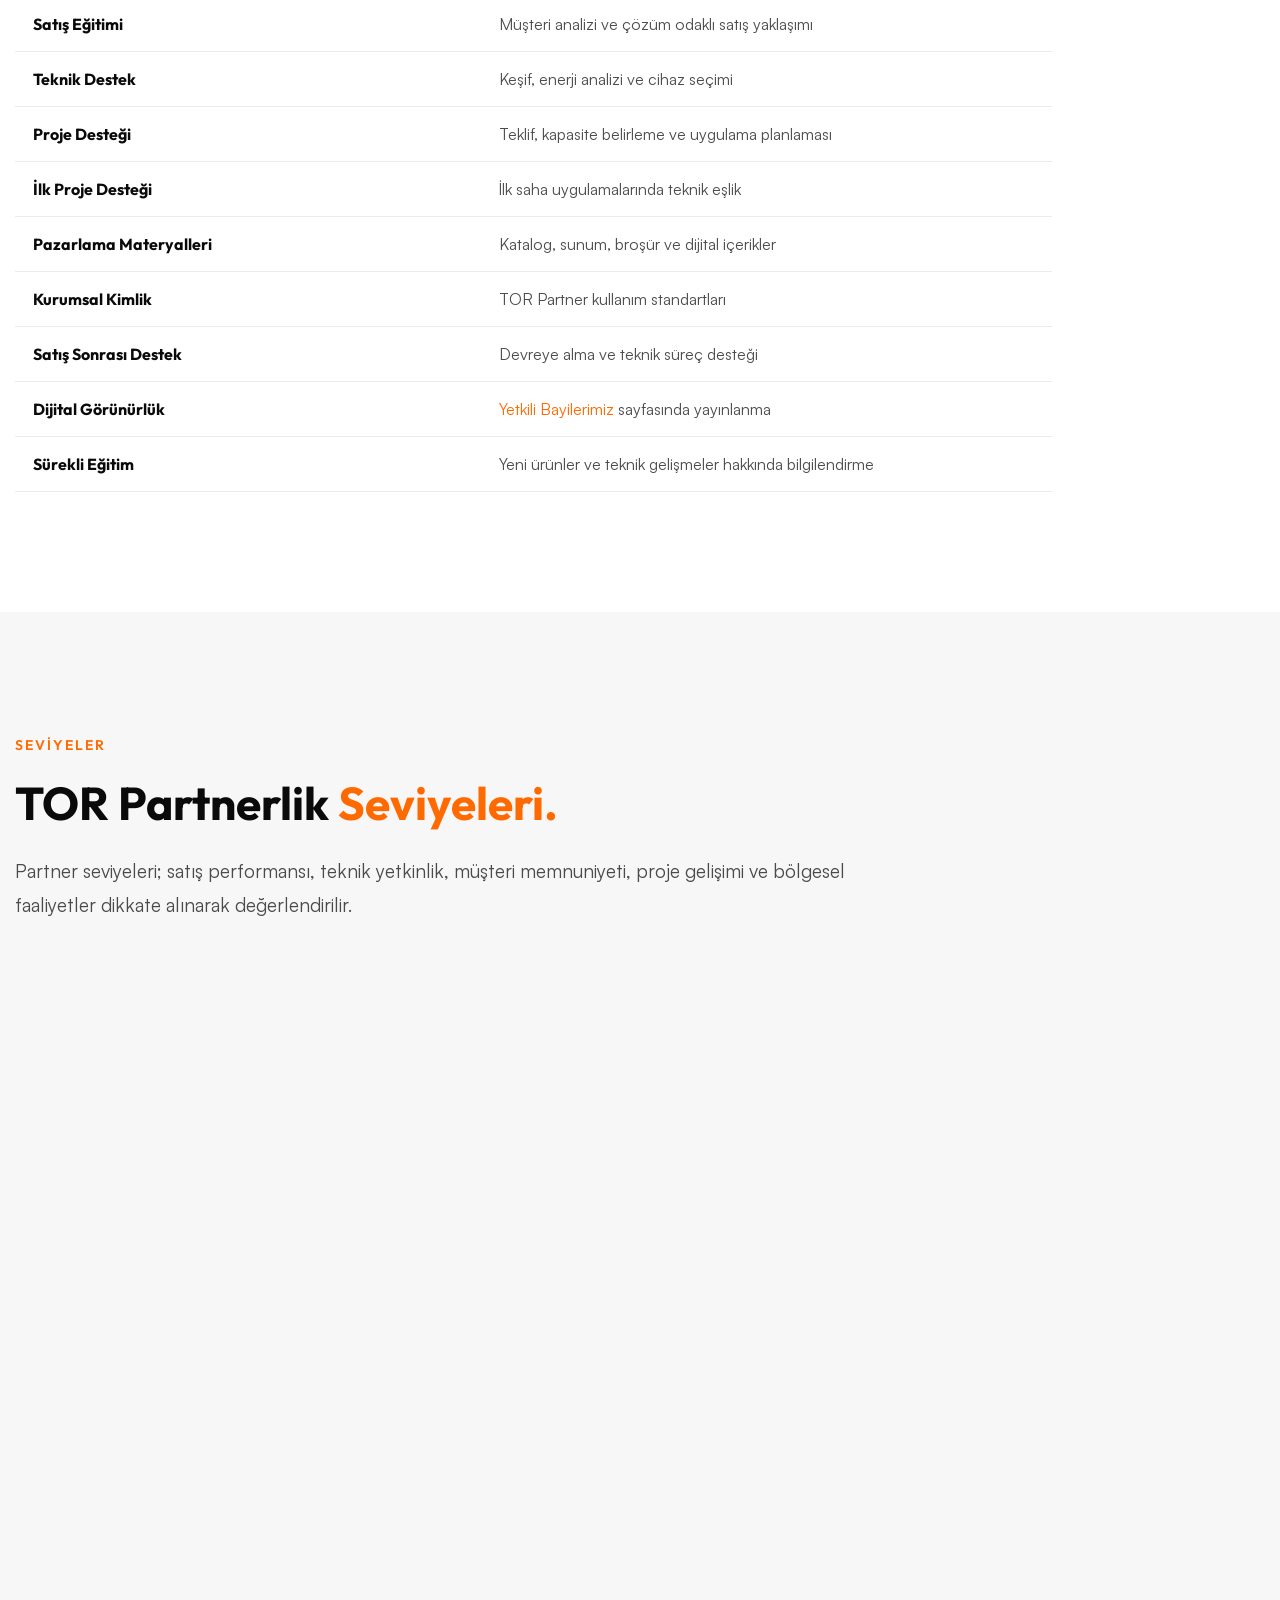
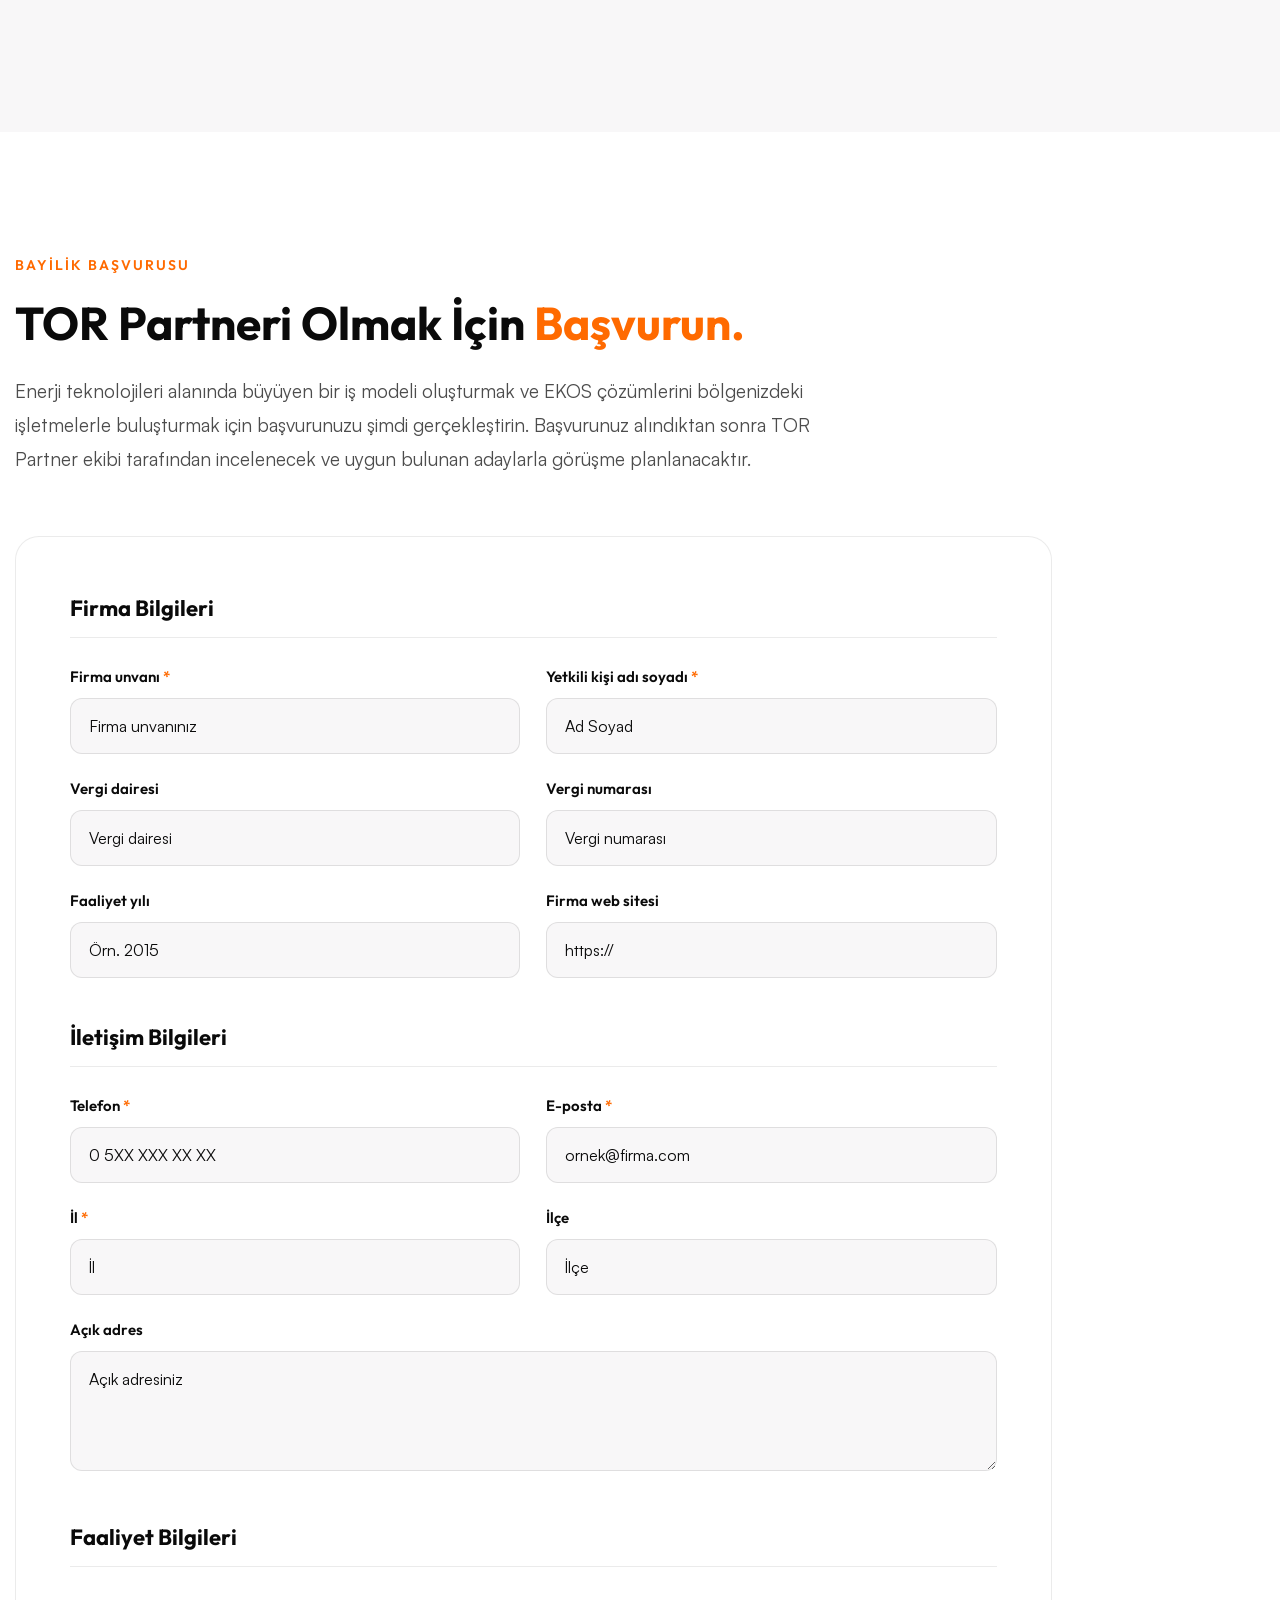
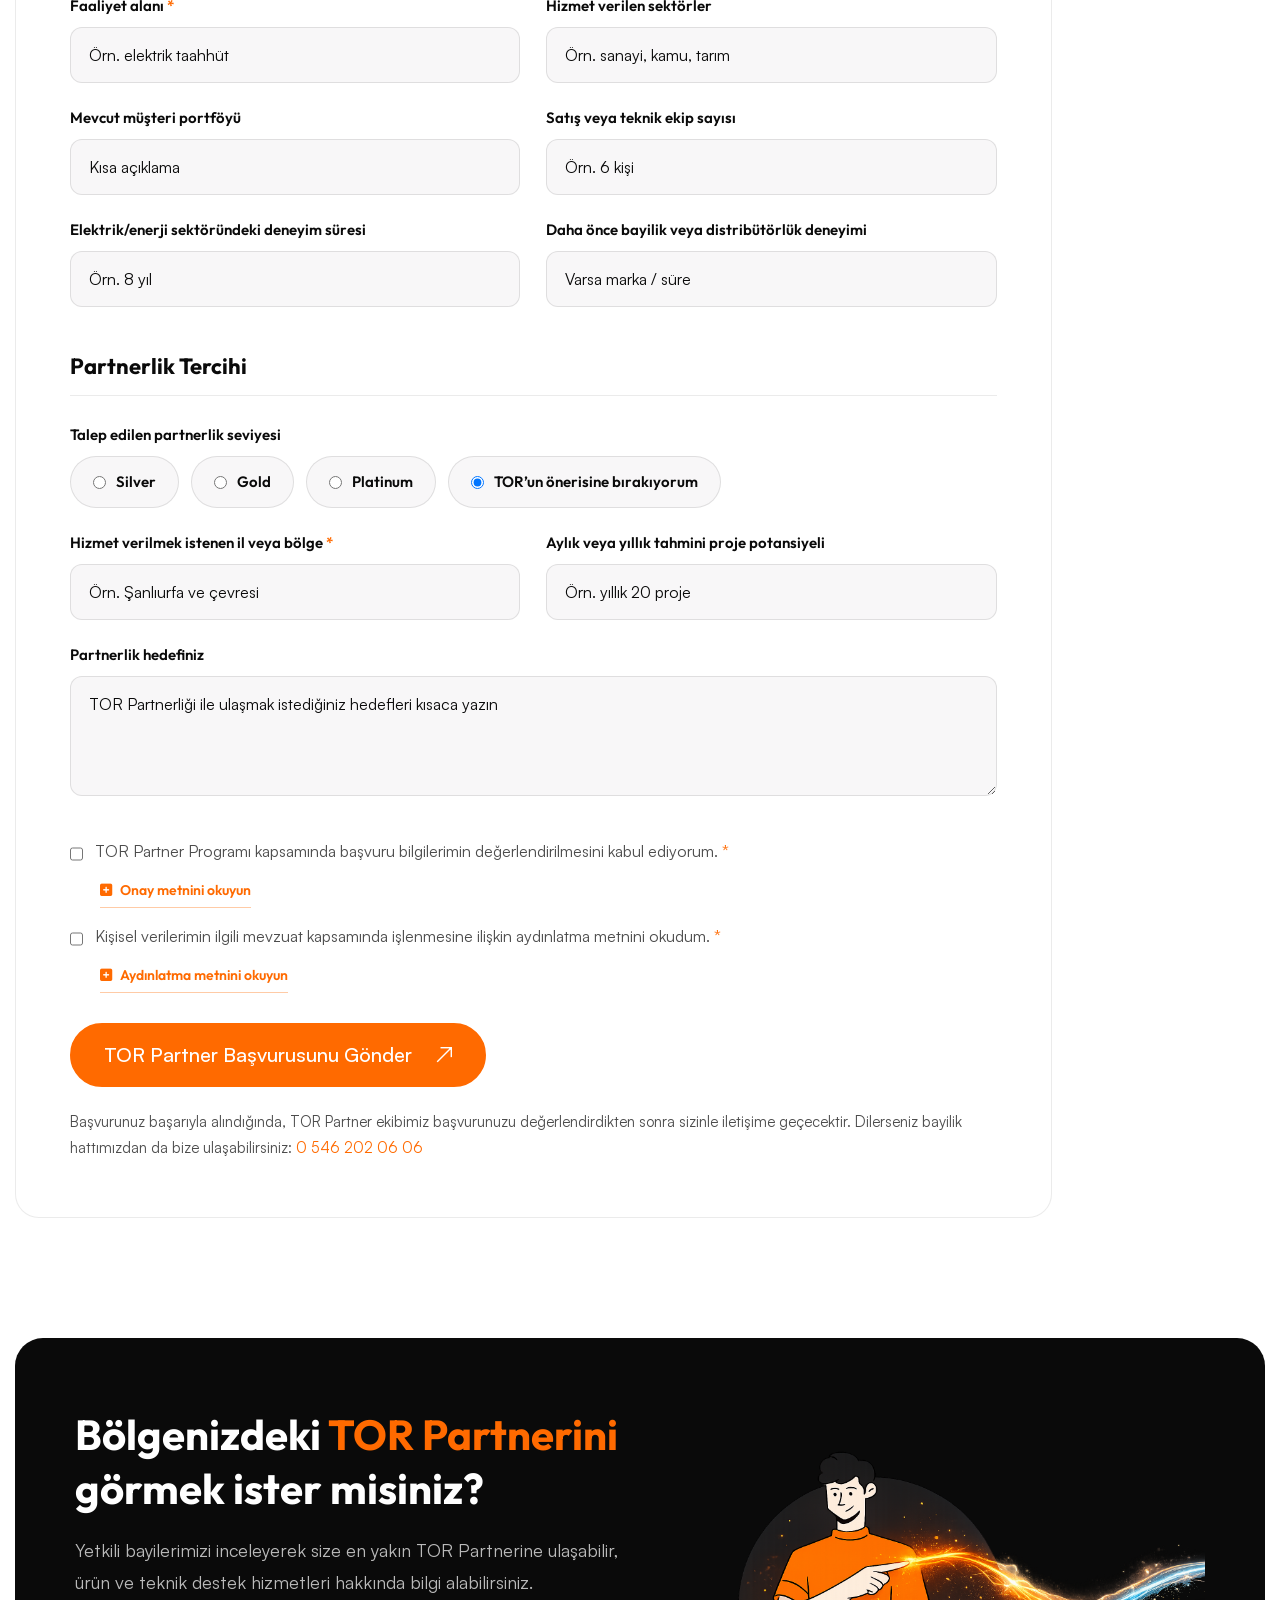
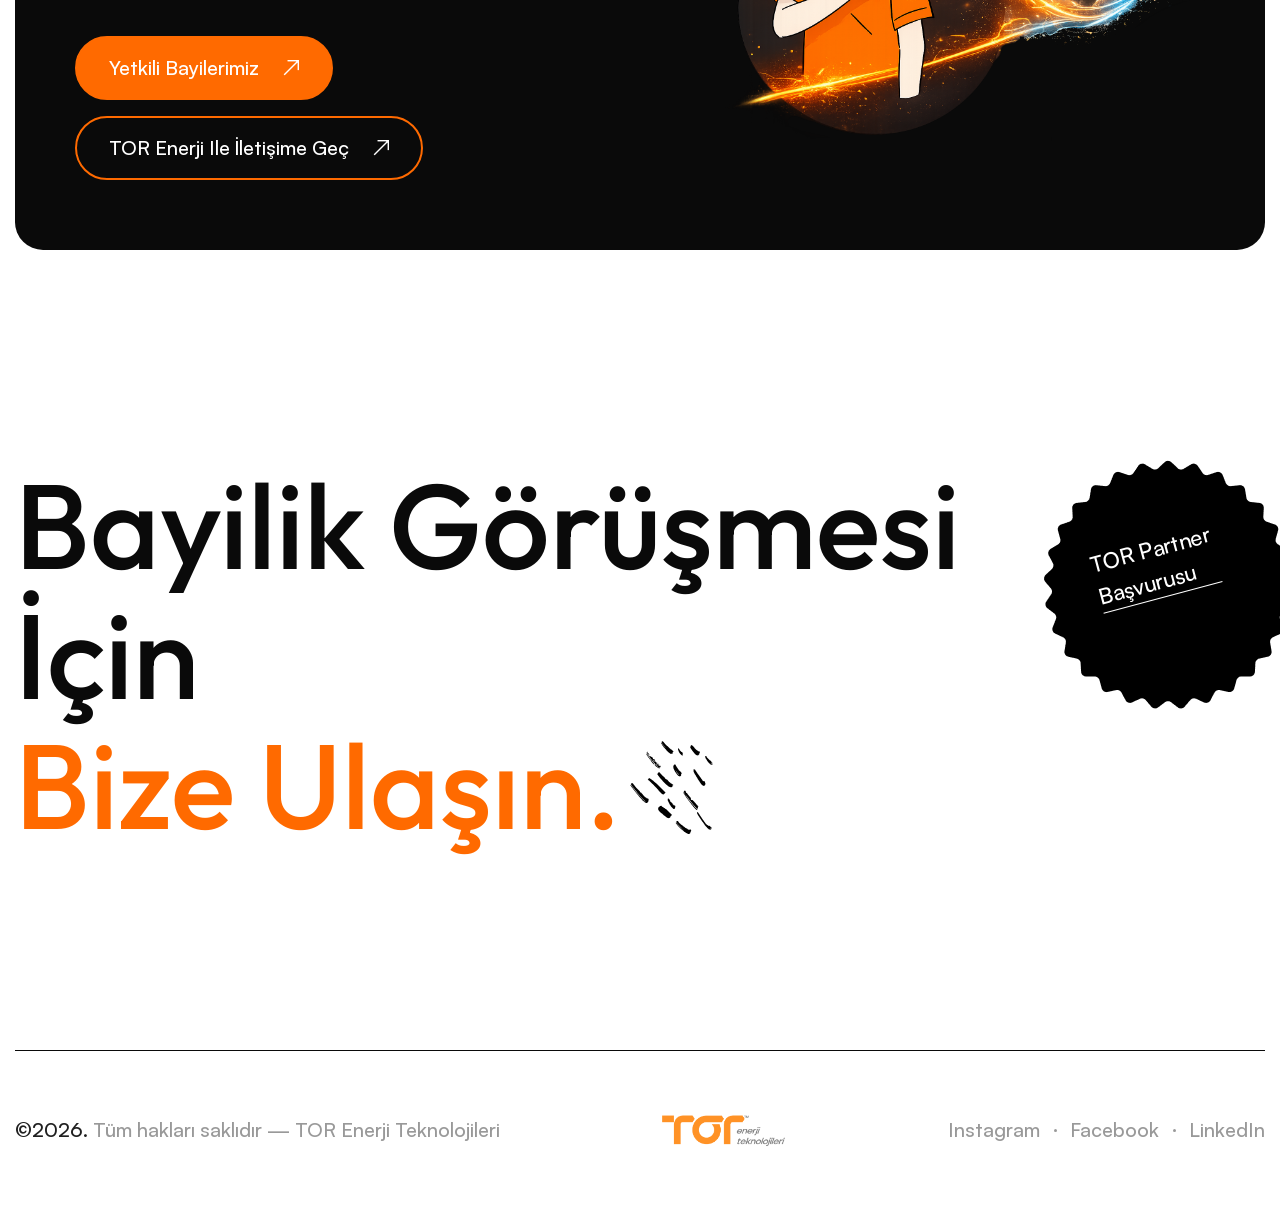
<file: partner.html>
<!DOCTYPE html>
<html lang="tr" class="no-js">

<head>
<meta charset="utf-8">
<meta http-equiv="X-UA-Compatible" content="IE=edge">
<meta name="viewport" content="width=device-width, initial-scale=1.0, maximum-scale=1.0, user-scalable=0">

<title>Bayilik | TOR Partner Programı – EKOS | TOR Enerji Teknolojileri</title>
<meta name="description" content="TOR Partner Programı ile EKOS enerji kalitesi optimizasyon çözümlerini bölgenize taşıyın. Bayilik kriterleri, partner seviyeleri (Silver, Gold, Platinum), destekler ve başvuru formu.">
<meta name="keywords" content="TOR bayilik, EKOS bayilik, enerji verimliliği bayilik, TOR Partner Programı, elektrik bayilik">

<!-- Fav Icon -->
<link rel="icon" href="assets/images/logo/tor-favicon.ico" type="image/x-icon">
<link rel="shortcut icon" href="assets/images/logo/tor-favicon.ico" type="image/x-icon">
<link rel="apple-touch-icon" sizes="180x180" href="assets/images/logo/apple-touch-icon.png">

<!-- Google Fonts -->
<link href="https://fonts.googleapis.com/css2?family=Outfit:wght@100;200;300;400;500;600;700;800;900&amp;display=swap" rel="stylesheet">

<!-- Stylesheets -->
<link href="assets/css/font-awesome-all.css" rel="stylesheet">
<link href="assets/css/flaticon.css" rel="stylesheet">
<link href="assets/css/owl.css" rel="stylesheet">
<link href="assets/css/bootstrap.css" rel="stylesheet">
<link href="assets/css/jquery.fancybox.min.css" rel="stylesheet">
<link href="assets/css/animate.css" rel="stylesheet">
<link href="assets/css/aos.css" rel="stylesheet">
<link href="assets/css/nice-select.css" rel="stylesheet">
<link href="assets/css/odometer.css" rel="stylesheet">
<link href="assets/css/elpath.css" rel="stylesheet">
<link href="assets/css/satoshi-font.css" id="jssDefault" rel="stylesheet">
<link href="assets/css/color.css" rel="stylesheet">
<link href="assets/css/darkmode.css" rel="stylesheet">
<link href="assets/css/style.css" rel="stylesheet">
<link href="assets/css/module-css/header.css" rel="stylesheet">
<link href="assets/css/module-css/footer.css" rel="stylesheet">
<link href="assets/css/module-css/service.css" rel="stylesheet">
<link href="assets/css/responsive.css" rel="stylesheet">

<link href="assets/css/tor-custom.css" rel="stylesheet">
</head>


<!-- page wrapper -->
<body>

    <div class="boxed_wrapper light_bg">

        <!-- mouse-pointer -->
        <div class="mouse-pointer" id="mouse-pointer"></div>
        <!-- mouse-pointer end -->


        <!-- preloader -->
        <div class="loader-wrap">
            <div class="preloader">
                <div id="handle-preloader" class="handle-preloader">
                    <div class="animation-preloader">
                        <div class="spinner"></div>
                        <div class="txt-loading"><span data-text-preloader="T" class="letters-loading">T</span><span data-text-preloader="O" class="letters-loading">O</span><span data-text-preloader="R" class="letters-loading">R</span></div>
                    </div>
                </div>
            </div>
        </div>
        <!-- preloader end -->


        <!-- demo-switch -->
        <div class="demo-switch">
            <div class="demo-dark-bg demo_switch"><button><i class="fas fa-moon"></i></button></div>
            <div class="demo-light-bg demo_switch"><button><i class="fas fa-sun"></i></button></div>
        </div>
        <!-- demo-switch end -->


        <!-- main header -->
        <header class="main-header">
            <!-- header-lower -->
            <div class="header-lower">
                <div class="outer-box">
                    <div class="logo-box">
                        <figure class="light-logo"><a href="index.html"><img src="assets/images/logo/tor-logo.png" alt="TOR Enerji Teknolojileri"></a></figure>
                        <figure class="dark-logo"><a href="index.html"><img src="assets/images/logo/tor-logo.png" alt="TOR Enerji Teknolojileri"></a></figure>
                    </div>
                    <div class="menu-area">
                        <nav class="main-menu navbar-expand-md navbar-light clearfix">
                            <div class="collapse navbar-collapse show clearfix" id="navbarSupportedContent">
                                <ul class="navigation clearfix">
                                    <li><a href="index.html">Anasayfa</a></li>
                                    <li><a href="about.html">Hakkımızda</a></li>
                                    <li><a href="service.html">EKOS</a></li>
                                    <li><a href="portfolio.html">Referanslar</a></li>
                                    <li class="dropdown current"><a href="partner.html">Bayilik</a>
                                        <ul>
                                            <li><a href="partner.html">Bayilik ve Partner Programı</a></li>
                                            <li><a href="dealers.html">Yetkili Bayilerimiz</a></li>
                                        </ul>
                                    </li>
                                    <li><a href="blog.html">Haberler</a></li>
                                    <li><a href="contact.html">İletişim</a></li>
                                </ul>
                            </div>
                        </nav>
                    </div>
                    <div class="menu-right-content">
                        <div class="btn-box mr_20"><a href="#basvuru"><span>Partner Ol</span></a></div>
                        <div class="mobile-nav-toggler">
                            <div class="hamburger">
                                <div class="hamburger__container">
                                    <div class="hamburger__inner"></div>
                                    <div class="hamburger__hidden"></div>
                                </div>
                            </div>
                        </div>
                    </div>
                </div>
            </div>


            <!--sticky Header-->
            <div class="sticky-header">
                <div class="outer-container">
                    <div class="outer-box">
                        <div class="logo-box">
                            <figure class="light-logo"><a href="index.html"><img src="assets/images/logo/tor-logo.png" alt="TOR Enerji Teknolojileri"></a></figure>
                            <figure class="dark-logo"><a href="index.html"><img src="assets/images/logo/tor-logo.png" alt="TOR Enerji Teknolojileri"></a></figure>
                        </div>
                        <div class="menu-area">
                            <nav class="main-menu clearfix">
                                <!--Keep This Empty / Menu will come through Javascript-->
                            </nav>
                        </div>
                        <div class="menu-right-content">
                            <div class="btn-box mr_20"><a href="#basvuru"><span>Partner Ol</span></a></div>
                            <div class="mobile-nav-toggler">
                                <div class="hamburger">
                                    <div class="hamburger__container">
                                        <div class="hamburger__inner"></div>
                                        <div class="hamburger__hidden"></div>
                                    </div>
                                </div>
                            </div>
                        </div>
                    </div>
                </div>
            </div>
        </header>
        <!-- main-header end -->


        <!-- Mobile Menu  -->
        <div class="mobile-menu">
            <div class="menu-backdrop"></div>
            <div class="close-btn"><i class="fas fa-times"></i></div>

            <nav class="menu-box">
                <div class="nav-logo"><a href="index.html"><img src="assets/images/logo/tor-logo-white.png" alt="TOR Enerji Teknolojileri"></a></div>
                <div class="menu-outer"><!--Here Menu Will Come Automatically Via Javascript / Same Menu as in Header--></div>
                <div class="search-form">
                    <h4>Arama</h4>
                    <form method="post" action="index.html">
                        <div class="form-group">
                            <input type="search" name="search-field" placeholder="Arayın ..." required>
                            <button type="submit"><i class="icon-47"></i></button>
                        </div>
                    </form>
                </div>
                <div class="contact-info">
                    <h4>Bayilik Hattı</h4>
                    <ul>
                        <li>www.torenerji.com</li>
                        <li><a href="tel:05462020606">0 546 202 06 06</a></li>
                        <li><a href="mailto:info@torenerji.com">info@torenerji.com</a></li>
                    </ul>
                </div>
            </nav>
        </div>
        <!-- End Mobile Menu -->


        <!-- hero -->
        <section class="tor-page-hero">
            <div class="large-container">
                <div class="tor-split">
                    <div class="tor-split-text">
                        <span class="num">TOR Partner Programı</span>
                        <h1>Yeni Nesil <span>Elektrik Kontrol Üniteleri</span></h1>
                        <p>TOR Partner Programı ile enerji verimliliği ve enerji kalitesi teknolojilerini bulunduğunuz bölgeye taşıyın; güçlü ürünler, teknik destek, eğitim ve sürdürülebilir iş modeliyle büyüyen TOR iş ortaklığı ağında yerinizi alın.</p>
                        <div class="tor-btn-row">
                            <a class="theme-btn" href="#basvuru"><span>TOR Partneri Olun</span></a>
                            <a class="theme-btn outline" href="#kriterler"><span>Bayilik Kriterlerini İnceleyin</span></a>
                        </div>
                    </div>
                    <div class="tor-split-media" data-aos="fade-left" data-aos-easing="linear" data-aos-duration="700">
                        <img src="assets/images/resource/partner-hero.png" alt="TOR yeni nesil elektrik kontrol üniteleri">
                    </div>
                </div>
            </div>
        </section>
        <!-- hero end -->


        <!-- program-nedir -->
        <section class="tor-section band">
            <div class="large-container">
                <div class="tor-split reverse">
                    <div class="tor-split-text">
                        <span class="num">Program</span>
                        <h2>TOR Partner Programı <span>Nedir?</span></h2>
                        <p>TOR Partner Programı; <strong>EKOS Enerji Kalitesi Optimizasyon Sistemi’nin</strong> Türkiye genelinde ve uygun uluslararası pazarlarda tanıtılması, projelendirilmesi, satışı ve müşteri süreçlerinin profesyonel şekilde yürütülmesi amacıyla oluşturulmuş iş ortaklığı modelidir.</p>
                        <p>Program; yalnızca ürün satışı odaklı bir bayilik sistemi değildir. TOR Partnerleri; satış, teknik değerlendirme, proje geliştirme, müşteri yönetimi ve satış sonrası hizmet süreçlerinde TOR Enerji’nin bilgi birikimi, teknik altyapısı ve kurumsal desteğiyle çalışır.</p>
                        <p>Her işletmenin enerji tüketimi, elektrik altyapısı ve ihtiyaçları farklı olduğundan; TOR Partnerleri müşterilerine standart bir ürün sunmak yerine, <strong>saha keşfi ve enerji analizi</strong> sonuçlarına göre uygun EKOS çözümünün belirlenmesine aracılık eder.</p>
                    </div>
                    <div class="tor-split-media" data-aos="fade-right" data-aos-easing="linear" data-aos-duration="700">
                        <img src="assets/images/resource/ekos-urun-serisi.png" alt="EKOS Enerji Kalitesi Optimizasyon Sistemi cihazı">
                    </div>
                </div>
            </div>
        </section>
        <!-- program-nedir end -->


        <!-- neden-partner -->
        <section class="tor-section">
            <div class="large-container">
                <div class="tor-sec-head">
                    <span class="num">Avantajlar</span>
                    <h2>Neden TOR Partneri <span>Olmalısınız?</span></h2>
                </div>
                <div class="tor-grid">
                    <div class="tor-card" data-aos="fade-up" data-aos-easing="linear" data-aos-duration="700">
                        <div class="ic"><i class="fas fa-bolt"></i></div>
                        <h3>Güçlü ve Gelişen Bir Enerji Teknolojisi</h3>
                        <p>EKOS; işletmelerin enerji kullanımını analiz etmeye, enerji kalitesini optimize etmeye, elektrik kayıplarını azaltmaya ve enerji altyapısının daha verimli çalışmasına katkı sağlayan yenilikçi bir çözümdür.</p>
                    </div>
                    <div class="tor-card" data-aos="fade-up" data-aos-easing="linear" data-aos-duration="700">
                        <div class="ic"><i class="fas fa-industry"></i></div>
                        <h3>Geniş Hedef Pazar</h3>
                        <p>EKOS; fabrikalar, üretim tesisleri, hastaneler, oteller, AVM’ler, kamu kurumları, belediyeler, tarımsal işletmeler, sulama tesisleri ve yüksek enerji tüketimine sahip ticari yapılarda kullanılabilir.</p>
                    </div>
                    <div class="tor-card" data-aos="fade-up" data-aos-easing="linear" data-aos-duration="700">
                        <div class="ic"><i class="fas fa-headset"></i></div>
                        <h3>Teknik Destek</h3>
                        <p>Teknik keşif, enerji analizi, cihaz seçimi, proje değerlendirme ve uygulama süreçlerinde TOR teknik ekibi partnerlerine destek sağlar.</p>
                    </div>
                    <div class="tor-card" data-aos="fade-up" data-aos-easing="linear" data-aos-duration="700">
                        <div class="ic"><i class="fas fa-graduation-cap"></i></div>
                        <h3>Eğitim ve Yetkinlik</h3>
                        <p>Partnerlere; EKOS teknolojisi, ürün portföyü, satış yaklaşımı, müşteri analizi, keşif süreçleri ve uygulama modeli hakkında eğitim verilir.</p>
                    </div>
                    <div class="tor-card" data-aos="fade-up" data-aos-easing="linear" data-aos-duration="700">
                        <div class="ic"><i class="fas fa-bullhorn"></i></div>
                        <h3>Pazarlama Desteği</h3>
                        <p>Kurumsal sunumlar, ürün katalogları, teknik dokümanlar, dijital içerikler ve satış materyalleri partnerlerin kullanımına sunulur.</p>
                    </div>
                    <div class="tor-card" data-aos="fade-up" data-aos-easing="linear" data-aos-duration="700">
                        <div class="ic"><i class="fas fa-chart-line"></i></div>
                        <h3>Sürdürülebilir İş Modeli</h3>
                        <p>Partnerler; kendi bölgelerinde yeni müşteri portföyleri oluşturarak enerji teknolojileri alanında uzun vadeli ve büyüyebilir bir iş ağı geliştirebilir.</p>
                    </div>
                </div>
            </div>
        </section>
        <!-- neden-partner end -->


        <!-- nasil-calisir -->
        <section class="tor-section band">
            <div class="large-container">
                <div class="tor-split">
                    <div class="tor-split-text">
                        <span class="num">Süreç</span>
                        <h2>TOR Partner Programı <span>Nasıl Çalışır?</span></h2>
                        <ol class="tor-steps mt_40">
                            <li>
                                <h3>Başvuru</h3>
                                <p>Aday firma veya girişimci, online başvuru formunu doldurur.</p>
                            </li>
                            <li>
                                <h3>Ön Değerlendirme</h3>
                                <p>Başvuru; faaliyet alanı, bölge, satış potansiyeli, teknik altyapı ve iş geliştirme kapasitesi açısından değerlendirilir.</p>
                            </li>
                            <li>
                                <h3>Görüşme ve Bölge Analizi</h3>
                                <p>Uygun bulunan adaylarla çevrim içi veya yüz yüze görüşme gerçekleştirilir. Bölgesel pazar potansiyeli ve iş modeli birlikte değerlendirilir.</p>
                            </li>
                            <li>
                                <h3>Partnerlik Onayı</h3>
                                <p>Değerlendirme sonucunda uygun bulunan adaylarla TOR Partnerlik Sözleşmesi hazırlanır.</p>
                            </li>
                            <li>
                                <h3>Eğitim ve Yetkilendirme</h3>
                                <p>Partner ekibine ürün, satış, teknik keşif ve müşteri süreçleriyle ilgili eğitimler verilir.</p>
                            </li>
                            <li>
                                <h3>İlk Proje ve Saha Desteği</h3>
                                <p>İlk müşteri projelerinde TOR teknik ve satış ekipleri partnerle birlikte çalışarak uygulama sürecine destek verir.</p>
                            </li>
                            <li>
                                <h3>Sürekli Gelişim</h3>
                                <p>Partner performansı, proje gelişimi ve bölgesel fırsatlar düzenli olarak değerlendirilir.</p>
                            </li>
                        </ol>
                    </div>
                    <div class="tor-split-media" data-aos="fade-left" data-aos-easing="linear" data-aos-duration="700">
                        <img src="assets/images/resource/ekos-avantajlar.png" alt="TOR Partner programı süreçleri">
                    </div>
                </div>
            </div>
        </section>
        <!-- nasil-calisir end -->


        <!-- kimler-olabilir -->
        <section class="tor-section">
            <div class="large-container">
                <div class="tor-sec-head">
                    <span class="num">Uygunluk</span>
                    <h2>TOR Partneri <span>Kimler Olabilir?</span></h2>
                    <p>TOR Partner Programı; enerji ve elektrik sektöründe faaliyet gösteren veya bu alanda iş geliştirmek isteyen profesyonel firmalara açıktır.</p>
                </div>
                <ul class="tor-check-list">
                    <li>Elektrik taahhüt firmaları</li>
                    <li>Elektrik pano üreticileri</li>
                    <li>Enerji verimliliği danışmanlık firmaları</li>
                    <li>Elektrik malzemesi satıcıları ve distribütörleri</li>
                    <li>Otomasyon ve endüstriyel kontrol firmaları</li>
                    <li>Yenilenebilir enerji ve güneş enerjisi şirketleri</li>
                    <li>Mühendislik ve proje firmaları</li>
                    <li>Endüstriyel bakım ve teknik servis firmaları</li>
                    <li>Enerji yönetimi alanında faaliyet gösteren şirketler</li>
                    <li>Kamu ve özel sektör projelerinde çalışan tedarikçi firmalar</li>
                </ul>
                <p class="tor-form-note">Enerji sektöründe doğrudan faaliyet göstermeyen ancak güçlü müşteri ağı, satış organizasyonu veya bölgesel iş geliştirme kapasitesine sahip firmaların başvuruları da değerlendirilebilir.</p>
            </div>
        </section>
        <!-- kimler-olabilir end -->


        <!-- kriterler -->
        <section class="tor-section band" id="kriterler">
            <div class="large-container">
                <div class="tor-sec-head">
                    <span class="num">Değerlendirme</span>
                    <h2>Bayilik <span>Kriterleri.</span></h2>
                    <p>TOR Partner adaylarının aşağıdaki temel kriterleri karşılaması beklenir.</p>
                </div>
                <div class="row clearfix">
                    <div class="col-lg-10 col-md-12 col-sm-12">
                        <table class="tor-spec-table">
                            <thead>
                                <tr><th>Değerlendirme Alanı</th><td><strong>Beklenen Kriter</strong></td></tr>
                            </thead>
                            <tbody>
                                <tr><th>Ticari Yapı</th><td>Aktif ve yasal olarak faaliyet gösteren şirket yapısı</td></tr>
                                <tr><th>Sektör Deneyimi</th><td>Elektrik, enerji, otomasyon, sanayi veya teknik satış deneyimi</td></tr>
                                <tr><th>Bölgesel Güç</th><td>Bulunduğu bölgede aktif müşteri ağı veya iş geliştirme kapasitesi</td></tr>
                                <tr><th>Satış Organizasyonu</th><td>Düzenli müşteri ziyareti ve proje takibi yapabilecek ekip</td></tr>
                                <tr><th>Teknik Yetkinlik</th><td>Elektrik altyapısı ve endüstriyel tesisler konusunda temel bilgi</td></tr>
                                <tr><th>Kurumsal Temsil</th><td>TOR marka standartlarına uygun temsil ve iletişim</td></tr>
                                <tr><th>Müşteri Yönetimi</th><td>Teklif, proje ve satış sonrası süreçleri takip edebilme</td></tr>
                                <tr><th>İş Geliştirme</th><td>Bölgesel pazar oluşturma ve yeni müşteri kazanma hedefi</td></tr>
                                <tr><th>Eğitim Katılımı</th><td>TOR Partner eğitimlerine katılım ve güncel bilgileri takip etme</td></tr>
                                <tr><th>Etik ve Güven</th><td>Şeffaf, güvenilir ve sürdürülebilir iş anlayışı</td></tr>
                            </tbody>
                        </table>
                        <p class="tor-form-note">Başvurular yalnızca bu kriterlerin varlığına göre değil; bölgesel ihtiyaç, pazar potansiyeli, mevcut partner yapılanması ve karşılıklı iş geliştirme hedefleri dikkate alınarak değerlendirilir.</p>
                    </div>
                </div>
            </div>
        </section>
        <!-- kriterler end -->


        <!-- destekler -->
        <section class="tor-section">
            <div class="large-container">
                <div class="tor-sec-head">
                    <span class="num">Destek</span>
                    <h2>TOR Partnerlerine Sunulan <span>Destekler.</span></h2>
                </div>
                <div class="row clearfix">
                    <div class="col-lg-10 col-md-12 col-sm-12">
                        <table class="tor-spec-table">
                            <thead>
                                <tr><th>Destek Alanı</th><td><strong>İçerik</strong></td></tr>
                            </thead>
                            <tbody>
                                <tr><th>Ürün Eğitimi</th><td>EKOS ürün ailesi ve çalışma prensibi</td></tr>
                                <tr><th>Satış Eğitimi</th><td>Müşteri analizi ve çözüm odaklı satış yaklaşımı</td></tr>
                                <tr><th>Teknik Destek</th><td>Keşif, enerji analizi ve cihaz seçimi</td></tr>
                                <tr><th>Proje Desteği</th><td>Teklif, kapasite belirleme ve uygulama planlaması</td></tr>
                                <tr><th>İlk Proje Desteği</th><td>İlk saha uygulamalarında teknik eşlik</td></tr>
                                <tr><th>Pazarlama Materyalleri</th><td>Katalog, sunum, broşür ve dijital içerikler</td></tr>
                                <tr><th>Kurumsal Kimlik</th><td>TOR Partner kullanım standartları</td></tr>
                                <tr><th>Satış Sonrası Destek</th><td>Devreye alma ve teknik süreç desteği</td></tr>
                                <tr><th>Dijital Görünürlük</th><td><a class="tor-orange-text" href="dealers.html">Yetkili Bayilerimiz</a> sayfasında yayınlanma</td></tr>
                                <tr><th>Sürekli Eğitim</th><td>Yeni ürünler ve teknik gelişmeler hakkında bilgilendirme</td></tr>
                            </tbody>
                        </table>
                    </div>
                </div>
            </div>
        </section>
        <!-- destekler end -->


        <!-- seviyeler -->
        <section class="tor-section band">
            <div class="large-container">
                <div class="tor-sec-head">
                    <span class="num">Seviyeler</span>
                    <h2>TOR Partnerlik <span>Seviyeleri.</span></h2>
                    <p>Partner seviyeleri; satış performansı, teknik yetkinlik, müşteri memnuniyeti, proje gelişimi ve bölgesel faaliyetler dikkate alınarak değerlendirilir.</p>
                </div>
                <div class="tor-grid">
                    <div class="tor-level" data-aos="fade-up" data-aos-easing="linear" data-aos-duration="700">
                        <span class="tier">Silver Partner</span>
                        <h3>Başlangıç Seviyesi</h3>
                        <p>Enerji teknolojileri alanına yeni giren veya bölgesel müşteri ağını geliştirmek isteyen partnerler için başlangıç seviyesidir.</p>
                        <ul class="tor-check-list single">
                            <li>Ürün ve satış eğitimi</li>
                            <li>Teknik doküman erişimi</li>
                            <li>Standart partner fiyatlandırması</li>
                            <li>İlk proje desteği</li>
                            <li>Dijital pazarlama materyalleri</li>
                            <li>Yetkili partner listesinde yayınlanma</li>
                        </ul>
                    </div>
                    <div class="tor-level featured" data-aos="fade-up" data-aos-easing="linear" data-aos-duration="700">
                        <span class="tier">Gold Partner</span>
                        <h3>Gelişmiş Seviye</h3>
                        <p>Düzenli proje geliştiren ve belirlenen performans kriterlerini karşılayan partnerler için tasarlanmıştır.</p>
                        <ul class="tor-check-list single">
                            <li>Silver Partner avantajları</li>
                            <li>Gelişmiş teknik destek</li>
                            <li>Öncelikli proje değerlendirmesi</li>
                            <li>Bölgesel pazarlama desteği</li>
                            <li>Ortak müşteri ziyaretleri</li>
                            <li>Gelişmiş partner fiyat avantajları</li>
                        </ul>
                    </div>
                    <div class="tor-level" data-aos="fade-up" data-aos-easing="linear" data-aos-duration="700">
                        <span class="tier">Platinum Partner</span>
                        <h3>Stratejik İş Ortaklığı</h3>
                        <p>Yüksek satış kapasitesine, güçlü teknik ekibe ve geniş müşteri ağına sahip stratejik iş ortakları için oluşturulmuştur.</p>
                        <ul class="tor-check-list single">
                            <li>Gold Partner avantajları</li>
                            <li>Stratejik iş geliştirme desteği</li>
                            <li>Bölgesel öncelik veya uygun projelerde özel yetkilendirme</li>
                            <li>Ortak pazarlama faaliyetleri</li>
                            <li>Özel proje desteği</li>
                            <li>Gelişmiş fiyat ve ticari avantajlar</li>
                        </ul>
                    </div>
                </div>
            </div>
        </section>
        <!-- seviyeler end -->


        <!-- basvuru -->
        <section class="tor-section" id="basvuru">
            <div class="large-container">
                <div class="tor-sec-head">
                    <span class="num">Bayilik Başvurusu</span>
                    <h2>TOR Partneri Olmak İçin <span>Başvurun.</span></h2>
                    <p>Enerji teknolojileri alanında büyüyen bir iş modeli oluşturmak ve EKOS çözümlerini bölgenizdeki işletmelerle buluşturmak için başvurunuzu şimdi gerçekleştirin. Başvurunuz alındıktan sonra TOR Partner ekibi tarafından incelenecek ve uygun bulunan adaylarla görüşme planlanacaktır.</p>
                </div>

                <div class="row clearfix">
                    <div class="col-lg-10 col-md-12 col-sm-12">
                        <div class="tor-form">
                            <form action="https://api.web3forms.com/submit" method="POST" id="partner-form">
                                <input type="hidden" name="access_key" value="66821c91-d701-4117-aa21-ff60b7ae3408">
                                <input type="hidden" name="subject" value="TOR Partner (Bayilik) Başvurusu – torenerji.com">
                                <input type="hidden" name="from_name" value="TOR Enerji Web Sitesi">
                                <input type="hidden" name="redirect" value="https://www.torenerji.com/thank-you.html">
                                <input type="checkbox" name="botcheck" style="display:none;" tabindex="-1" aria-hidden="true">

                                <fieldset>
                                    <legend>Firma Bilgileri</legend>
                                    <div class="tor-field-grid">
                                        <div>
                                            <label for="firma">Firma unvanı <span class="req">*</span></label>
                                            <input type="text" id="firma" name="firma" placeholder="Firma unvanınız" required>
                                        </div>
                                        <div>
                                            <label for="yetkili">Yetkili kişi adı soyadı <span class="req">*</span></label>
                                            <input type="text" id="yetkili" name="yetkili" placeholder="Ad Soyad" required>
                                        </div>
                                        <div>
                                            <label for="vergi-dairesi">Vergi dairesi</label>
                                            <input type="text" id="vergi-dairesi" name="vergi-dairesi" placeholder="Vergi dairesi">
                                        </div>
                                        <div>
                                            <label for="vergi-no">Vergi numarası</label>
                                            <input type="text" id="vergi-no" name="vergi-no" placeholder="Vergi numarası">
                                        </div>
                                        <div>
                                            <label for="faaliyet-yili">Faaliyet yılı</label>
                                            <input type="text" id="faaliyet-yili" name="faaliyet-yili" placeholder="Örn. 2015">
                                        </div>
                                        <div>
                                            <label for="web-sitesi">Firma web sitesi</label>
                                            <input type="url" id="web-sitesi" name="web-sitesi" placeholder="https://">
                                        </div>
                                    </div>
                                </fieldset>

                                <fieldset>
                                    <legend>İletişim Bilgileri</legend>
                                    <div class="tor-field-grid">
                                        <div>
                                            <label for="telefon">Telefon <span class="req">*</span></label>
                                            <input type="tel" id="telefon" name="telefon" placeholder="0 5XX XXX XX XX" required>
                                        </div>
                                        <div>
                                            <label for="eposta">E-posta <span class="req">*</span></label>
                                            <input type="email" id="eposta" name="email" placeholder="ornek@firma.com" required>
                                        </div>
                                        <div>
                                            <label for="il">İl <span class="req">*</span></label>
                                            <input type="text" id="il" name="il" placeholder="İl" required>
                                        </div>
                                        <div>
                                            <label for="ilce">İlçe</label>
                                            <input type="text" id="ilce" name="ilce" placeholder="İlçe">
                                        </div>
                                        <div class="full">
                                            <label for="adres">Açık adres</label>
                                            <textarea id="adres" name="adres" placeholder="Açık adresiniz"></textarea>
                                        </div>
                                    </div>
                                </fieldset>

                                <fieldset>
                                    <legend>Faaliyet Bilgileri</legend>
                                    <div class="tor-field-grid">
                                        <div>
                                            <label for="faaliyet-alani">Faaliyet alanı <span class="req">*</span></label>
                                            <input type="text" id="faaliyet-alani" name="faaliyet-alani" placeholder="Örn. elektrik taahhüt" required>
                                        </div>
                                        <div>
                                            <label for="sektorler">Hizmet verilen sektörler</label>
                                            <input type="text" id="sektorler" name="sektorler" placeholder="Örn. sanayi, kamu, tarım">
                                        </div>
                                        <div>
                                            <label for="portfoy">Mevcut müşteri portföyü</label>
                                            <input type="text" id="portfoy" name="portfoy" placeholder="Kısa açıklama">
                                        </div>
                                        <div>
                                            <label for="ekip">Satış veya teknik ekip sayısı</label>
                                            <input type="text" id="ekip" name="ekip" placeholder="Örn. 6 kişi">
                                        </div>
                                        <div>
                                            <label for="deneyim">Elektrik/enerji sektöründeki deneyim süresi</label>
                                            <input type="text" id="deneyim" name="deneyim" placeholder="Örn. 8 yıl">
                                        </div>
                                        <div>
                                            <label for="bayilik-deneyimi">Daha önce bayilik veya distribütörlük deneyimi</label>
                                            <input type="text" id="bayilik-deneyimi" name="bayilik-deneyimi" placeholder="Varsa marka / süre">
                                        </div>
                                    </div>
                                </fieldset>

                                <fieldset>
                                    <legend>Partnerlik Tercihi</legend>
                                    <div class="tor-field-grid">
                                        <div class="full">
                                            <label>Talep edilen partnerlik seviyesi</label>
                                            <div class="tor-radio-group">
                                                <label><input type="radio" name="seviye" value="Silver"> Silver</label>
                                                <label><input type="radio" name="seviye" value="Gold"> Gold</label>
                                                <label><input type="radio" name="seviye" value="Platinum"> Platinum</label>
                                                <label><input type="radio" name="seviye" value="TOR önerisi" checked> TOR’un önerisine bırakıyorum</label>
                                            </div>
                                        </div>
                                        <div>
                                            <label for="bolge">Hizmet verilmek istenen il veya bölge <span class="req">*</span></label>
                                            <input type="text" id="bolge" name="bolge" placeholder="Örn. Şanlıurfa ve çevresi" required>
                                        </div>
                                        <div>
                                            <label for="potansiyel">Aylık veya yıllık tahmini proje potansiyeli</label>
                                            <input type="text" id="potansiyel" name="potansiyel" placeholder="Örn. yıllık 20 proje">
                                        </div>
                                        <div class="full">
                                            <label for="hedef">Partnerlik hedefiniz</label>
                                            <textarea id="hedef" name="hedef" placeholder="TOR Partnerliği ile ulaşmak istediğiniz hedefleri kısaca yazın"></textarea>
                                        </div>
                                    </div>
                                </fieldset>

                                <ul class="tor-consent">
                                    <li>
                                        <label>
                                            <input type="checkbox" name="onay-basvuru" value="Onaylandı" required>
                                            <span>TOR Partner Programı kapsamında başvuru bilgilerimin değerlendirilmesini kabul ediyorum. <span class="req">*</span></span>
                                        </label>
                                        <details class="tor-legal">
                                            <summary>Onay metnini okuyun</summary>
                                            <div class="tor-legal-body" data-lenis-prevent>
                                                <h4>TOR Partner Programı Başvuru Bilgilerinin Değerlendirilmesine İlişkin Onay Metni</h4>
                                                <p><strong>TOR GRUP ENERJİ SAN. TİC. LTD. ŞTİ.</strong> tarafından yürütülen <strong>TOR Partner Programı</strong> kapsamında tarafımdan paylaşılan kişisel, kurumsal, ticari ve iletişim bilgilerinin; bayilik/partnerlik başvurumun alınması, değerlendirilmesi, başvuru uygunluğunun belirlenmesi, tarafımla iletişime geçilmesi, gerekli görülmesi hâlinde ek bilgi ve belge talep edilmesi, ön görüşme ve değerlendirme süreçlerinin yürütülmesi, TOR Partner Programı kapsamındaki iş birliği olanaklarının değerlendirilmesi ve başvuru sonucunun tarafıma bildirilmesi amaçlarıyla incelenmesini kabul ediyorum.</p>
                                                <p>Başvuru formunda verdiğim bilgilerin doğru, güncel ve eksiksiz olduğunu; başvuru sırasında paylaştığım kişi, şirket ve iletişim bilgilerinin tarafıma veya yetkili olduğum kuruluşa ait olduğunu; gerekli hâllerde bu bilgilerin doğruluğunu teyit etmek amacıyla benimle iletişime geçilebileceğini kabul ve beyan ederim.</p>
                                                <p>TOR Partner Programı başvurusunun değerlendirmeye alınmasının; tek başına bayilik, partnerlik, temsilcilik, distribütörlük veya herhangi bir ticari iş birliği hakkı doğurmadığını, başvurunun kabul edilmesinin TOR GRUP ENERJİ SAN. TİC. LTD. ŞTİ.'nin değerlendirme kriterleri, ticari uygunluk şartları, bölgesel planlamaları ve gerekli görülen diğer koşullara bağlı olduğunu kabul ederim.</p>
                                                <p>Başvurumun olumlu sonuçlanması hâlinde tarafıma sunulacak sözleşme, şartname, ticari koşullar ve program yükümlülüklerini ayrıca inceleyeceğimi; nihai iş birliğinin ancak taraflar arasında yazılı bir sözleşme veya yetkili onay sürecinin tamamlanmasıyla yürürlüğe gireceğini kabul ederim.</p>
                                                <p>İşbu onay, TOR Partner Programı başvurumun değerlendirilmesine yönelik olup, tarafıma ticari ileti gönderilmesine ilişkin tercihlerimden bağımsızdır.</p>
                                            </div>
                                        </details>
                                    </li>
                                    <li>
                                        <label>
                                            <input type="checkbox" name="onay-kvkk" value="Onaylandı" required>
                                            <span>Kişisel verilerimin ilgili mevzuat kapsamında işlenmesine ilişkin aydınlatma metnini okudum. <span class="req">*</span></span>
                                        </label>
                                        <details class="tor-legal">
                                            <summary>Aydınlatma metnini okuyun</summary>
                                            <div class="tor-legal-body" data-lenis-prevent>
                                                <h4>Kişisel Verilerin İşlenmesine İlişkin Aydınlatma Metni ve Onay</h4>
                                                <p>6698 sayılı <strong>Kişisel Verilerin Korunması Kanunu (“KVKK”)</strong> kapsamında, TOR Partner Programı başvuru formu aracılığıyla paylaştığım ad, soyad, telefon numarası, e-posta adresi, şirket unvanı, faaliyet alanı, il/ilçe bilgisi, ticari deneyim, başvuru kapsamında ilettiğim diğer bilgiler ile gerekli hâllerde başvuru sürecinde sonradan paylaşabileceğim kişisel verilerin; başvurumun alınması ve değerlendirilmesi, benimle iletişime geçilmesi, uygun partnerlik modelinin belirlenmesi, başvuru sürecinin yürütülmesi, teklif ve iş birliği görüşmelerinin gerçekleştirilmesi, yasal yükümlülüklerin yerine getirilmesi, bilgi güvenliğinin sağlanması ve olası uyuşmazlıklarda hukuki süreçlerin yürütülmesi amaçlarıyla işlenebileceği konusunda bilgilendirildiğimi kabul ederim.</p>
                                                <p>Kişisel verilerimin, başvuru sürecinin yürütülmesi için gerekli olduğu ölçüde TOR GRUP ENERJİ SAN. TİC. LTD. ŞTİ. bünyesindeki yetkili personel, ilgili departmanlar, bilgi teknolojileri ve teknik hizmet sağlayıcıları ile mevzuat kapsamında yetkili kamu kurum ve kuruluşlarıyla paylaşılabileceği; bu paylaşımların yalnızca ilgili amaç, hukuki sebep ve gerekli kapsamla sınırlı olarak gerçekleştirileceği konusunda bilgilendirildim.</p>
                                                <p>Kişisel verilerimin, ilgili mevzuatta öngörülen saklama süreleri boyunca veya işleme amacının gerektirdiği süre kadar güvenli şekilde muhafaza edilebileceğini; başvurumun sonuçlanması, ticari ilişkinin kurulması veya yasal yükümlülüklerin yerine getirilmesi için gerekli olmayan verilerin ilgili saklama ve imha politikaları çerçevesinde silinebileceğini, yok edilebileceğini veya anonim hâle getirilebileceğini kabul ederim.</p>
                                                <p>KVKK'nın 11. maddesi kapsamında; kişisel verilerimin işlenip işlenmediğini öğrenme, işlenmişse buna ilişkin bilgi talep etme, işlenme amacını ve amacına uygun kullanılıp kullanılmadığını öğrenme, yurt içinde veya yurt dışında aktarıldığı üçüncü kişileri bilme, eksik veya yanlış işlenmiş olması hâlinde düzeltilmesini isteme, ilgili şartların oluşması hâlinde silinmesini veya yok edilmesini talep etme, yapılan işlemlerin verilerin aktarıldığı üçüncü kişilere bildirilmesini isteme, işlenen verilerin münhasıran otomatik sistemler aracılığıyla analiz edilmesi sonucunda aleyhime bir sonucun ortaya çıkmasına itiraz etme ve kanuna aykırı işleme nedeniyle zarara uğramam hâlinde zararın giderilmesini talep etme haklarım bulunduğu konusunda bilgilendirildim.</p>
                                                <p>Kişisel verilerimin işlenmesine ilişkin aydınlatma metnini okuduğumu, anladığımı ve tarafıma gerekli bilgilendirmenin yapıldığını kabul ederim. Kişisel verilerimin işlenmesine ilişkin haklarımı kullanmak veya konu hakkında bilgi almak amacıyla aşağıdaki iletişim kanallarından TOR GRUP ENERJİ SAN. TİC. LTD. ŞTİ. ile iletişime geçebileceğimi biliyorum.</p>
                                                <div class="tor-legal-controller">
                                                    <h5>Veri Sorumlusu</h5>
                                                    <p>
                                                        <strong>TOR GRUP ENERJİ SAN. TİC. LTD. ŞTİ.</strong><br>
                                                        Kamberiye Mahallesi 861. Sokak No: 1/11<br>
                                                        Haliliye / Şanlıurfa
                                                    </p>
                                                    <p>
                                                        Topçumeydanı Vergi Dairesi<br>
                                                        VKN: 855 095 15 55
                                                    </p>
                                                    <p>
                                                        Web: <a href="https://www.torenerji.com" target="_blank" rel="noopener">www.torenerji.com</a><br>
                                                        <a href="mailto:info@torenerji.com">info@torenerji.com</a><br>
                                                        Telefon: <a href="tel:08502422030">+90 (850) 242 20 30</a>
                                                    </p>
                                                </div>
                                            </div>
                                        </details>
                                    </li>
                                </ul>

                                <p class="tor-consent-error" id="consent-error" role="alert">Başvuruyu gönderebilmek için her iki onay metnini de işaretlemeniz gerekmektedir.</p>

                                <button class="theme-btn" type="submit" name="submit-form"><span>TOR Partner Başvurusunu Gönder</span></button>
                                <p class="tor-form-note">Başvurunuz başarıyla alındığında, TOR Partner ekibimiz başvurunuzu değerlendirdikten sonra sizinle iletişime geçecektir. Dilerseniz bayilik hattımızdan da bize ulaşabilirsiniz: <a class="tor-orange-text" href="tel:05462020606">0 546 202 06 06</a></p>
                            </form>
                        </div>
                    </div>
                </div>
            </div>
        </section>
        <!-- basvuru end -->


        <!-- cta -->
        <section class="tor-section pt_0">
            <div class="large-container">
                <div class="tor-cta-band">
                    <div class="tor-split">
                        <div class="tor-split-text">
                            <h2>Bölgenizdeki <span>TOR Partnerini</span> görmek ister misiniz?</h2>
                            <p>Yetkili bayilerimizi inceleyerek size en yakın TOR Partnerine ulaşabilir, ürün ve teknik destek hizmetleri hakkında bilgi alabilirsiniz.</p>
                            <div class="tor-btn-row">
                                <a class="theme-btn" href="dealers.html"><span>Yetkili Bayilerimiz</span></a>
                                <a class="theme-btn outline" href="contact.html"><span>TOR Enerji ile İletişime Geç</span></a>
                            </div>
                        </div>
                        <div class="tor-split-media">
                            <img src="assets/images/resource/partner-cta.png" alt="TOR Enerji partner ağı">
                        </div>
                    </div>
                </div>
            </div>
        </section>
        <!-- cta end -->


        <!-- footer -->
        <footer class="footer-style-eight service-one-footer pt_90">
            <div class="large-container">
                <div class="footer-top pb_200 p_relative">
                    <div class="shape float-bob-y" style="background-image: url(assets/images/shape/shape-141.png);"></div>
                    <div class="shape-2 float-bob-y" style="background-image: url(assets/images/shape/shape-142.png);"></div>
                    <h2>Bayilik Görüşmesi İçin <span>Bize Ulaşın.</span></h2>
                    <a href="#basvuru"><span>TOR Partner <br />Başvurusu</span></a>
                </div>
                <div class="footer-bottom">
                    <div class="bottom-inner">
                        <div class="copyright"><p><span>&copy;2026.</span> Tüm hakları saklıdır — TOR Enerji Teknolojileri</p></div>
                        <div class="logo-box">
                            <figure class="dark-logo"><a href="index.html"><img src="assets/images/logo/tor-logo.png" alt="TOR Enerji Teknolojileri"></a></figure>
                            <figure class="light-logo"><a href="index.html"><img src="assets/images/logo/tor-logo.png" alt="TOR Enerji Teknolojileri"></a></figure>
                        </div>
                        <ul class="social-links">
                            <li><a href="https://www.instagram.com/torenerji" target="_blank" rel="noopener" title="TOR Enerji Instagram">Instagram</a></li>
                            <li><a href="https://www.facebook.com/torenerji" target="_blank" rel="noopener" title="TOR Enerji Facebook">Facebook</a></li>
                            <li><a href="https://www.linkedin.com/company/toenerji" target="_blank" rel="noopener" title="TOR Enerji LinkedIn">LinkedIn</a></li>
                        </ul>
                    </div>
                </div>
            </div>
        </footer>
        <!-- main-footer end -->



        <!--Scroll to top-->
        <div class="scroll-to-top">
            <svg class="scroll-top-inner" viewBox="-1 -1 102 102">
                <path d="M50,1 a49,49 0 0,1 0,98 a49,49 0 0,1 0,-98" />
            </svg>
        </div>

    </div>


    <!-- jequery plugins -->
    <script src="assets/js/jquery.js"></script>
    <script src="assets/js/bootstrap.min.js"></script>
    <script src="assets/js/plugins.js"></script>
    <script src="assets/js/owl.js"></script>
    <script src="assets/js/wow.js"></script>
    <script src="assets/js/jquery.fancybox.js"></script>
    <script src="assets/js/appear.js"></script>
    <script src="assets/js/aos.js"></script>
    <script src="assets/js/hamburger.js"></script>
    <script src="assets/js/lenis.min.js"></script>
    <script src="assets/js/scrolltop.min.js"></script>
    <script src="assets/js/gsap.js"></script>
    <script src="assets/js/ScrollTrigger.js"></script>
    <script src="assets/js/SplitText.js"></script>

    <!-- main-js -->
    <script src="assets/js/script.js"></script>

    <!-- bayilik formu: onay metinleri işaretlenmeden gönderim engellenir -->
    <script>
    (function () {
        var form = document.getElementById('partner-form');
        var error = document.getElementById('consent-error');
        if (!form || !error) return;

        var consents = form.querySelectorAll('.tor-consent input[type="checkbox"]');

        function allChecked() {
            for (var i = 0; i < consents.length; i++) {
                if (!consents[i].checked) return false;
            }
            return true;
        }

        form.addEventListener('submit', function (e) {
            if (allChecked()) return;
            e.preventDefault();
            error.classList.add('is-visible');
            for (var i = 0; i < consents.length; i++) {
                if (!consents[i].checked) {
                    consents[i].closest('li').classList.add('is-missing');
                }
            }
            var first = form.querySelector('.tor-consent .is-missing input[type="checkbox"]');
            if (first) {
                first.focus();
                first.scrollIntoView({ block: 'center' });
            }
        });

        // clear the warning as soon as the boxes are put right
        Array.prototype.forEach.call(consents, function (box) {
            box.addEventListener('change', function () {
                box.closest('li').classList.toggle('is-missing', !box.checked);
                if (allChecked()) error.classList.remove('is-visible');
            });
        });
    })();
    </script>

</body><!-- End of .page_wrapper -->
</html>
</file>
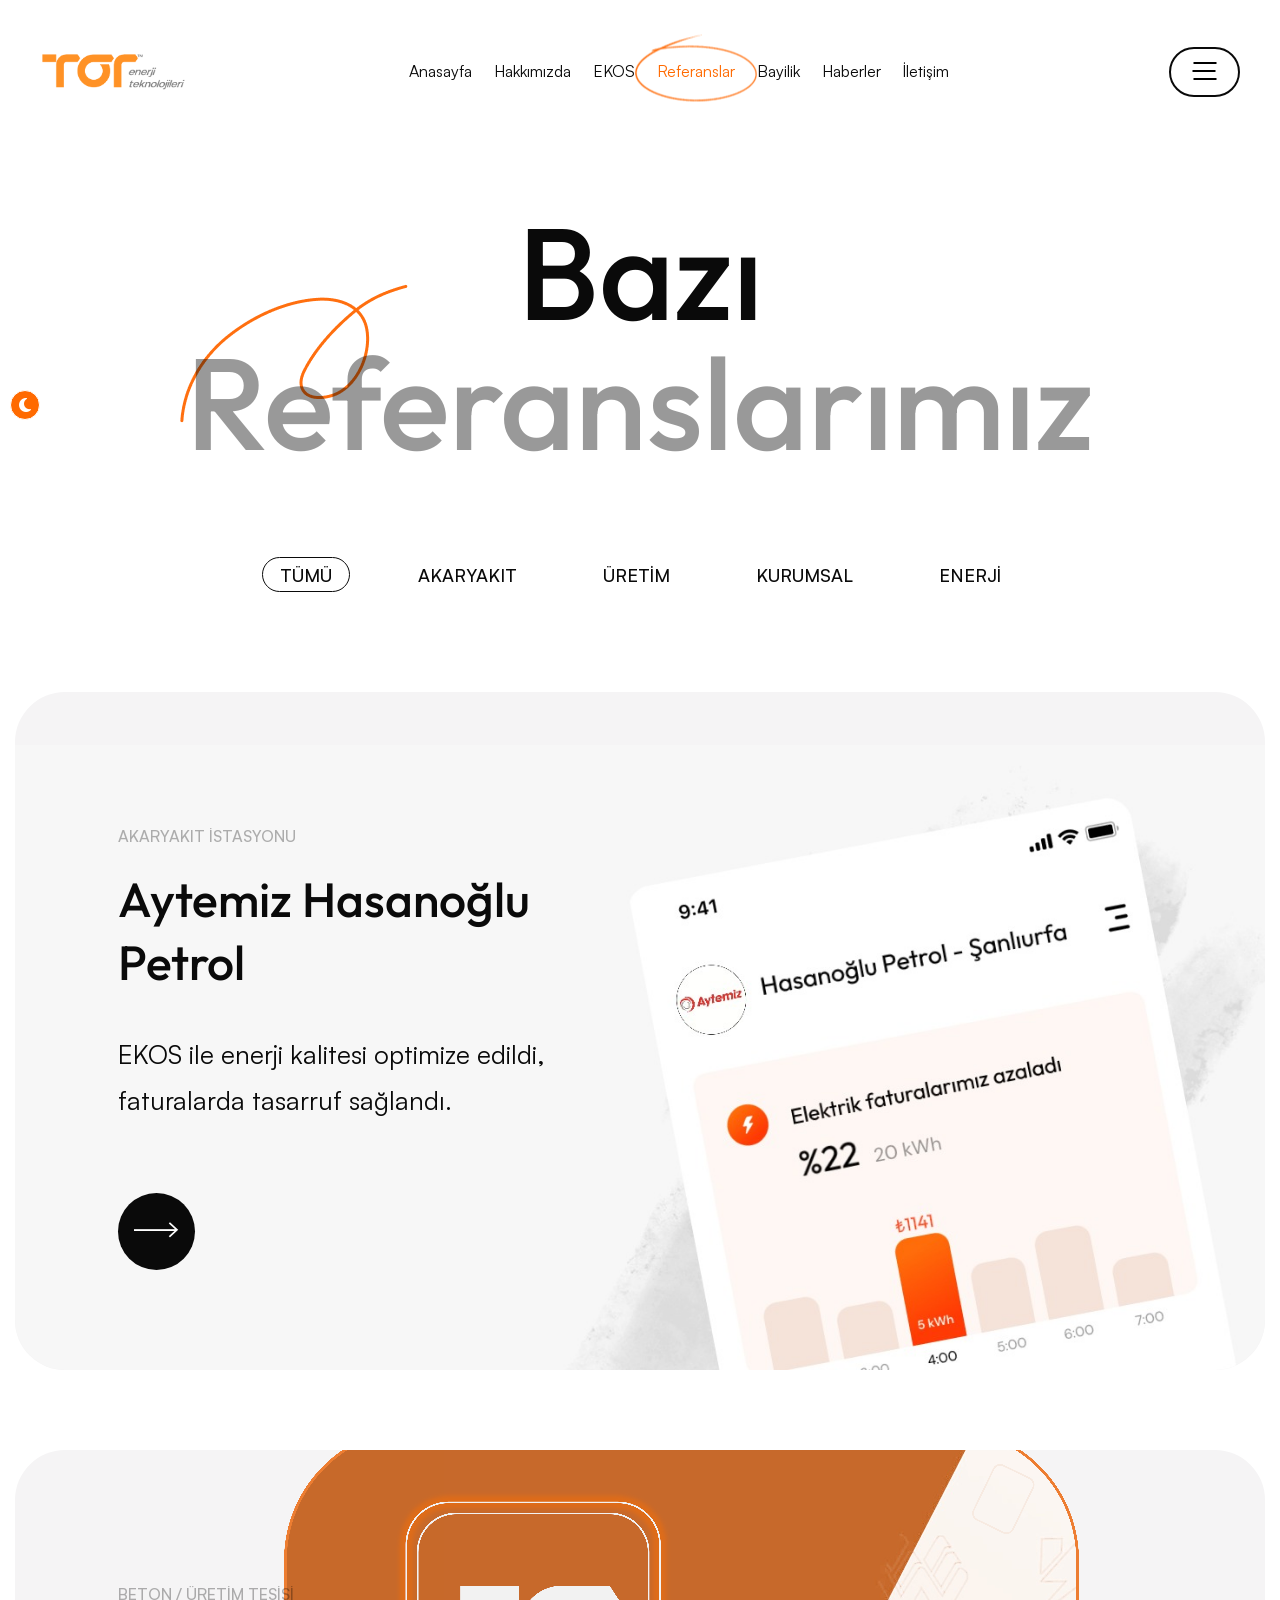
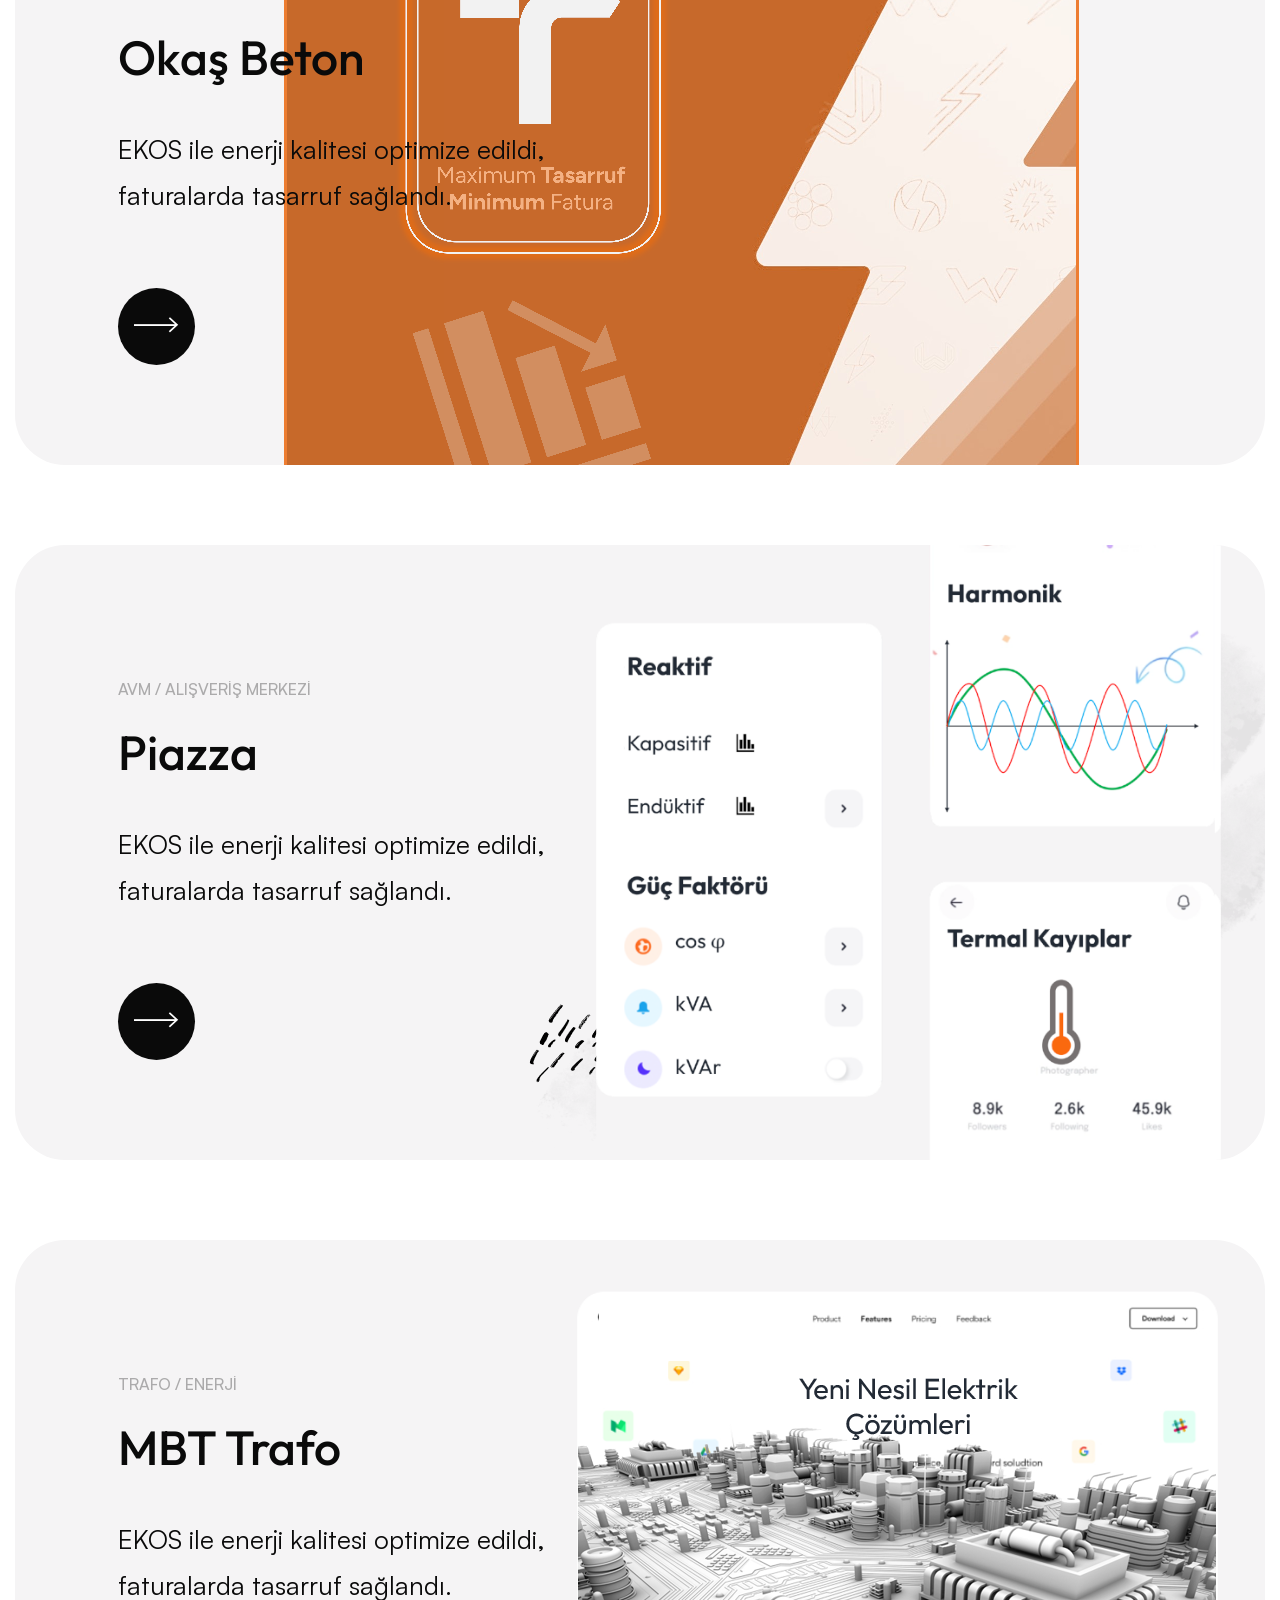
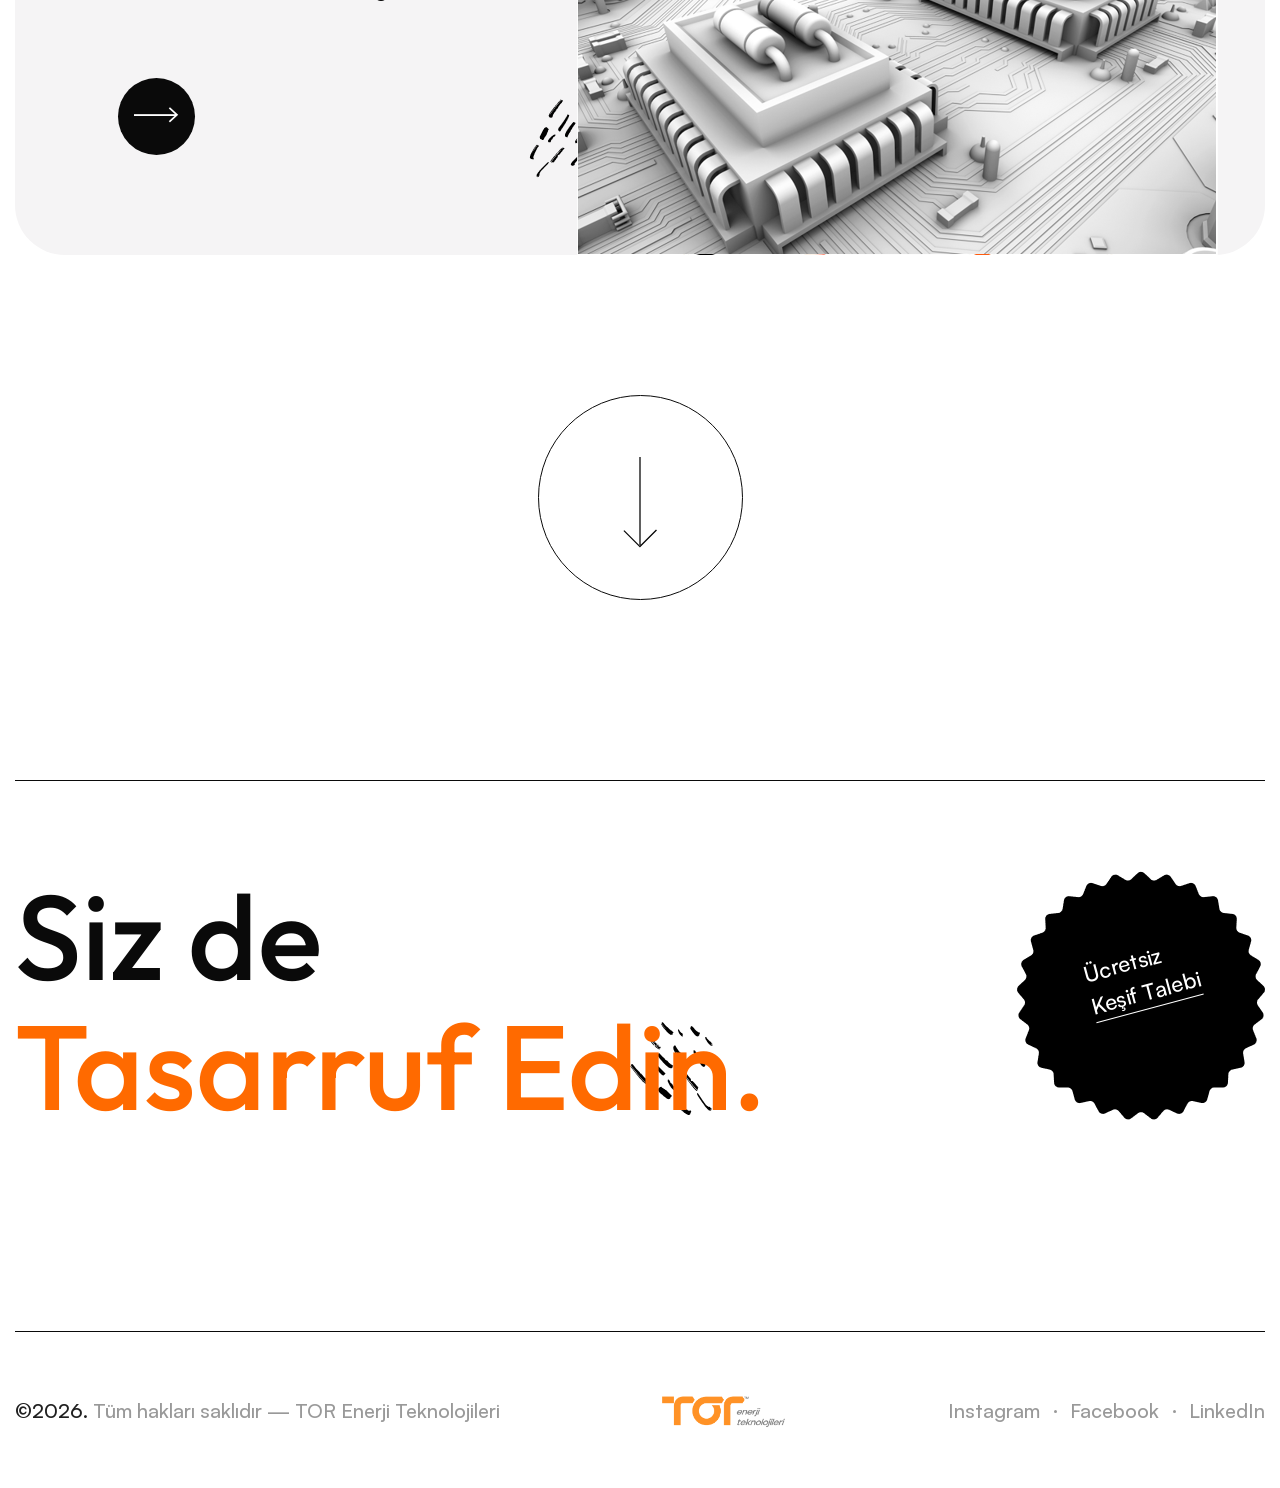
<file: portfolio.html>
<!DOCTYPE html>
<html lang="tr" class="no-js">

<head>
<meta charset="utf-8">
<meta http-equiv="X-UA-Compatible" content="IE=edge">
<meta name="viewport" content="width=device-width, initial-scale=1.0, maximum-scale=1.0, user-scalable=0">

<title>Referanslarımız | TOR Enerji Teknolojileri</title>
<meta name="description" content="TOR Enerji EKOS referansları: Piazza, Aytemiz, Okaş Beton, MBT Trafo ve daha fazlası. Fabrika, AVM, otel, hastane ve belediyelerde enerji tasarrufu.">

<!-- Fav Icon -->
<link rel="icon" href="assets/images/logo/tor-favicon.ico" type="image/x-icon">
<link rel="shortcut icon" href="assets/images/logo/tor-favicon.ico" type="image/x-icon">
<link rel="apple-touch-icon" sizes="180x180" href="assets/images/logo/apple-touch-icon.png">

<!-- Google Fonts -->
<link href="https://fonts.googleapis.com/css2?family=Outfit:wght@100;200;300;400;500;600;700;800;900&amp;display=swap" rel="stylesheet">

<!-- Stylesheets -->
<link href="assets/css/font-awesome-all.css" rel="stylesheet">
<link href="assets/css/flaticon.css" rel="stylesheet">
<link href="assets/css/owl.css" rel="stylesheet">
<link href="assets/css/bootstrap.css" rel="stylesheet">
<link href="assets/css/jquery.fancybox.min.css" rel="stylesheet">
<link href="assets/css/animate.css" rel="stylesheet">
<link href="assets/css/aos.css" rel="stylesheet">
<link href="assets/css/nice-select.css" rel="stylesheet">
<link href="assets/css/odometer.css" rel="stylesheet">
<link href="assets/css/elpath.css" rel="stylesheet">
<link href="assets/css/satoshi-font.css" id="jssDefault" rel="stylesheet">
<link href="assets/css/color.css" rel="stylesheet">
<link href="assets/css/darkmode.css" rel="stylesheet">
<link href="assets/css/style.css" rel="stylesheet">
<link href="assets/css/module-css/header.css" rel="stylesheet">
<link href="assets/css/module-css/footer.css" rel="stylesheet">
<link href="assets/css/module-css/portfolio.css" rel="stylesheet">
<link href="assets/css/responsive.css" rel="stylesheet">

<link href="assets/css/tor-custom.css" rel="stylesheet">
</head>


<!-- page wrapper -->
<body>

    <div class="boxed_wrapper light_bg">

        <!-- mouse-pointer -->
        <div class="mouse-pointer" id="mouse-pointer"></div>
        <!-- mouse-pointer end -->


        <!-- preloader -->
        <div class="loader-wrap">
            <div class="preloader">
                <div id="handle-preloader" class="handle-preloader">
                    <div class="animation-preloader">
                        <div class="spinner"></div>
                        <div class="txt-loading"><span data-text-preloader="E" class="letters-loading">E</span><span data-text-preloader="K" class="letters-loading">K</span><span data-text-preloader="O" class="letters-loading">O</span><span data-text-preloader="S" class="letters-loading">S</span></div>
                    </div>   
                </div>
            </div>
        </div>
        <!-- preloader end -->


        <!-- demo-switch -->
        <div class="demo-switch">
            <div class="demo-dark-bg demo_switch"><button><i class="fas fa-moon"></i></button></div>
            <div class="demo-light-bg demo_switch"><button><i class="fas fa-sun"></i></button></div>
        </div>
        <!-- demo-switch end -->


        <!-- main header -->
        <header class="main-header">
            <!-- header-lower -->
            <div class="header-lower">
                <div class="outer-box">
                    <div class="logo-box">
                        <figure class="light-logo"><a href="index.html"><img src="assets/images/logo/tor-logo.png" alt="TOR Enerji Teknolojileri"></a></figure>
                        <figure class="dark-logo"><a href="index.html"><img src="assets/images/logo/tor-logo.png" alt="TOR Enerji Teknolojileri"></a></figure>
                    </div>
                    <div class="menu-area">
                        <nav class="main-menu navbar-expand-md navbar-light clearfix">
                            <div class="collapse navbar-collapse show clearfix" id="navbarSupportedContent">
                                <ul class="navigation clearfix">
                                    <li><a href="index.html">Anasayfa</a></li>
                                    <li><a href="about.html">Hakkımızda</a></li>
                                    <li><a href="service.html">EKOS</a></li>
                                    <li class="current"><a href="portfolio.html">Referanslar</a></li>
                                    <li class="dropdown"><a href="partner.html">Bayilik</a>
                                        <ul>
                                            <li><a href="partner.html">Bayilik ve Partner Programı</a></li>
                                            <li><a href="dealers.html">Yetkili Bayilerimiz</a></li>
                                        </ul>
                                    </li>
                                    <li><a href="blog.html">Haberler</a></li>
                                    <li><a href="contact.html">İletişim</a></li>
                                </ul>
                            </div>
                        </nav>
                    </div>
                    <div class="menu-right-content">
                        <div class="btn-box mr_20"><a href="contact.html"><span>Teklif Al</span></a></div>
                        <div class="mobile-nav-toggler">
                            <div class="hamburger">
                                <div class="hamburger__container">
                                    <div class="hamburger__inner"></div>
                                    <div class="hamburger__hidden"></div>
                                </div>
                            </div>
                        </div>
                    </div>
                </div>
            </div>


            <!--sticky Header-->
            <div class="sticky-header">
                <div class="outer-container">
                    <div class="outer-box">
                        <div class="logo-box">
                            <figure class="light-logo"><a href="index.html"><img src="assets/images/logo/tor-logo.png" alt="TOR Enerji Teknolojileri"></a></figure>
                            <figure class="dark-logo"><a href="index.html"><img src="assets/images/logo/tor-logo.png" alt="TOR Enerji Teknolojileri"></a></figure>
                        </div>
                        <div class="menu-area">
                            <nav class="main-menu clearfix">
                                <!--Keep This Empty / Menu will come through Javascript-->
                            </nav>
                        </div>
                        <div class="menu-right-content">
                            <div class="btn-box mr_20"><a href="contact.html"><span>Teklif Al</span></a></div>
                            <div class="mobile-nav-toggler">
                                <div class="hamburger">
                                    <div class="hamburger__container">
                                        <div class="hamburger__inner"></div>
                                        <div class="hamburger__hidden"></div>
                                    </div>
                                </div>
                            </div>
                        </div>
                    </div>
                </div>
            </div>
        </header>
        <!-- main-header end -->


        <!-- Mobile Menu  -->
        <div class="mobile-menu">
            <div class="menu-backdrop"></div>
            <div class="close-btn"><i class="fas fa-times"></i></div>
            
            <nav class="menu-box">
                <div class="nav-logo"><a href="index.html"><img src="assets/images/logo/tor-logo-white.png" alt="TOR Enerji Teknolojileri"></a></div>
                <div class="menu-outer"><!--Here Menu Will Come Automatically Via Javascript / Same Menu as in Header--></div>
                <div class="search-form">
                    <h4>Arama</h4>
                    <form method="post" action="index.html">
                        <div class="form-group">
                            <input type="search" name="search-field" placeholder="Arayın ..." required>
                            <button type="submit"><i class="icon-47"></i></button>
                        </div>
                    </form>
                </div>
                <div class="contact-info">
                    <h4>İletişim</h4>
                    <ul>
                        <li>www.torenerji.com</li>
                        <li><a href="tel:08502422030">0 850 242 20 30</a></li>
                        <li><a href="mailto:info@torenerji.com">info@torenerji.com</a></li>
                    </ul>
                </div>
            </nav>
        </div>
        <!-- End Mobile Menu -->


        <!-- work-page-one-section -->
        <section class="work-page-one-section">
            <div class="pattern-1 float-bob-y" style="background-image: url(assets/images/shape/shape-156.png);"></div>
            <!-- .pattern-2 kaldırıldı: kaynak "shape-5.html" diye var olmayan bir dosyaya işaret ediyordu
                 (asıl görsel shape-5.jpg, banner'daki siyah kareye yol açan neredeyse tamamen siyah dosya). -->
            <div class="pattern-3 float-bob-y" style="background-image: url(assets/images/shape/shape-14.png);"></div>
            <div class="large-container">
                <div class="inner-container">
                    <div class="title-text mb_90 centred">
                        <h2>Bazı <span>Referanslarımız</span></h2>
                    </div>
                    <div class="sortable-masonry">
                        <div class="filters mb_100 centred">
                            <div class="auto-container">
                                <ul class="filter-tabs filter-btns">
                                    <li class="active filter" data-role="button" data-filter=".all">Tümü</li>
                                    <li class="filter" data-role="button" data-filter=".application">Akaryakıt</li>
                                    <li class="filter" data-role="button" data-filter=".design">Üretim</li>
                                    <li class="filter" data-role="button" data-filter=".development">Kurumsal</li>
                                    <li class="filter" data-role="button" data-filter=".branding">Enerji</li>
                                </ul>
                            </div>
                        </div>
                        <div class="items-container row clearfix">
                            <div class="col-lg-12 col-md-12 col-sm-12 masonry-item small-column all application development">
                                <div class="portfolio-block-one mb_80">
                                    <div class="inner-box">
                                        <div class="shape">
                                            <div class="shape-1" style="background-image: url(assets/images/shape/shape-13.png);"></div>
                                            <div class="shape-2" style="background-image: url(assets/images/shape/shape-14.png);"></div>
                                        </div>
                                        <div class="content-box">
                                            <span class="sub-title-text">Akaryakıt İstasyonu</span>
                                            <h2><a href="index.html">Aytemiz Hasanoğlu Petrol</a></h2>
                                            <p>EKOS ile enerji kalitesi optimize edildi, faturalarda tasarruf sağlandı.</p>
                                            <div class="link"><a href="index.html"><i class="icon-10"></i></a></div>
                                        </div>
                                        <figure class="image-box"><img src="assets/images/portfolio/portfolio-1.png" alt=""></figure>
                                    </div>
                                </div>
                            </div>
                            <div class="col-lg-12 col-md-12 col-sm-12 masonry-item small-column all design branding">
                                <div class="portfolio-block-one mb_80">
                                    <div class="inner-box">
                                        <div class="shape">
                                            <div class="shape-1" style="background-image: url(assets/images/shape/shape-13.png);"></div>
                                            <div class="shape-2" style="background-image: url(assets/images/shape/shape-14.png);"></div>
                                        </div>
                                        <div class="content-box">
                                            <span class="sub-title-text">Beton / Üretim Tesisi</span>
                                            <h2><a href="index.html">Okaş Beton</a></h2>
                                            <p>EKOS ile enerji kalitesi optimize edildi, faturalarda tasarruf sağlandı.</p>
                                            <div class="link"><a href="index.html"><i class="icon-10"></i></a></div>
                                        </div>
                                        <figure class="image-box"><img src="assets/images/portfolio/portfolio-11.png" alt=""></figure>
                                    </div>
                                </div>
                            </div>
                            <div class="col-lg-12 col-md-12 col-sm-12 masonry-item small-column all application development">
                                <div class="portfolio-block-one mb_80">
                                    <div class="inner-box">
                                        <div class="shape">
                                            <div class="shape-1" style="background-image: url(assets/images/shape/shape-13.png);"></div>
                                            <div class="shape-2" style="background-image: url(assets/images/shape/shape-14.png);"></div>
                                        </div>
                                        <div class="content-box">
                                            <span class="sub-title-text">AVM / Alışveriş Merkezi</span>
                                            <h2><a href="index.html">Piazza</a></h2>
                                            <p>EKOS ile enerji kalitesi optimize edildi, faturalarda tasarruf sağlandı.</p>
                                            <div class="link"><a href="index.html"><i class="icon-10"></i></a></div>
                                        </div>
                                        <figure class="image-box"><img src="assets/images/portfolio/portfolio-2.png" alt=""></figure>
                                    </div>
                                </div>
                            </div>
                            <div class="col-lg-12 col-md-12 col-sm-12 masonry-item small-column all design branding">
                                <div class="portfolio-block-one">
                                    <div class="inner-box">
                                        <div class="shape">
                                            <div class="shape-1" style="background-image: url(assets/images/shape/shape-13.png);"></div>
                                            <div class="shape-2" style="background-image: url(assets/images/shape/shape-14.png);"></div>
                                        </div>
                                        <div class="content-box">
                                            <span class="sub-title-text">Trafo / Enerji</span>
                                            <h2><a href="index.html">MBT Trafo</a></h2>
                                            <p>EKOS ile enerji kalitesi optimize edildi, faturalarda tasarruf sağlandı.</p>
                                            <div class="link"><a href="index.html"><i class="icon-10"></i></a></div>
                                        </div>
                                        <figure class="image-box"><img src="assets/images/portfolio/portfolio-12.png" alt=""></figure>
                                    </div>
                                </div>
                            </div>
                        </div>
                    </div>
                    <div class="more-link centred mt_140">
                        <a href="portfolio.html"><img src="assets/images/icons/icon-39.png" alt=""><img src="assets/images/icons/icon-40.png" alt=""></a>
                    </div>
                </div>
            </div>
        </section>
        <!-- work-page-one-section end -->


        <!-- footer -->
        <footer class="footer-style-eight pt_90">
            <div class="large-container">
                <div class="footer-top pb_200 p_relative">
                    <div class="shape float-bob-y" style="background-image: url(assets/images/shape/shape-141.png);"></div>
                    <div class="shape-2 float-bob-y" style="background-image: url(assets/images/shape/shape-142.png);"></div>
                    <h2>Siz de <span>Tasarruf Edin.</span></h2>
                    <a href="contact.html"><span>Ücretsiz <br />Keşif Talebi</span></a>
                </div>
                <div class="footer-bottom">
                    <div class="bottom-inner">
                        <div class="copyright"><p><span>&copy;2026.</span> Tüm hakları saklıdır — TOR Enerji Teknolojileri</p></div>
                        <div class="logo-box">
                            <figure class="dark-logo"><a href="about.html"><img src="assets/images/logo/tor-logo.png" alt="TOR Enerji Teknolojileri"></a></figure>
                            <figure class="light-logo"><a href="about.html"><img src="assets/images/logo/tor-logo.png" alt="TOR Enerji Teknolojileri"></a></figure>
                        </div>
                        <ul class="social-links">
                            <li><a href="https://www.instagram.com/torenerji" target="_blank" rel="noopener" title="TOR Enerji Instagram">Instagram</a></li>
                            <li><a href="https://www.facebook.com/torenerji" target="_blank" rel="noopener" title="TOR Enerji Facebook">Facebook</a></li>
                            <li><a href="https://www.linkedin.com/company/toenerji" target="_blank" rel="noopener" title="TOR Enerji LinkedIn">LinkedIn</a></li>
                        </ul>
                    </div>
                </div>
            </div>
        </footer>
        <!-- main-footer end -->



        <!--Scroll to top-->
        <div class="scroll-to-top">
            <svg class="scroll-top-inner" viewBox="-1 -1 102 102">
                <path d="M50,1 a49,49 0 0,1 0,98 a49,49 0 0,1 0,-98" />
            </svg>
        </div>
        
    </div>


    <!-- jequery plugins -->
    <script src="assets/js/jquery.js"></script>
    <script src="assets/js/bootstrap.min.js"></script>
    <script src="assets/js/plugins.js"></script>
    <script src="assets/js/owl.js"></script>
    <script src="assets/js/wow.js"></script>
    <script src="assets/js/jquery.fancybox.js"></script>
    <script src="assets/js/appear.js"></script>
    <script src="assets/js/isotope.js"></script>
    <script src="assets/js/jquery.nice-select.min.js"></script>
    <script src="assets/js/aos.js"></script>
    <script src="assets/js/hamburger.js"></script>
    <script src="assets/js/lenis.min.js"></script>
    <script src="assets/js/text_plugins.js"></script>
    <script src="assets/js/text_animation.js"></script>
    <script src="assets/js/scrolltop.min.js"></script>
    <script src="assets/js/parallax.min.js"></script>
    <script src="assets/js/odometer.js"></script>
    <script src="assets/js/gsap.js"></script>
    <script src="assets/js/ScrollTrigger.js"></script>
    <script src="assets/js/SplitText.js"></script>

    <!-- main-js -->
    <script src="assets/js/script.js"></script>

</body><!-- End of .page_wrapper -->

</html>
</file>
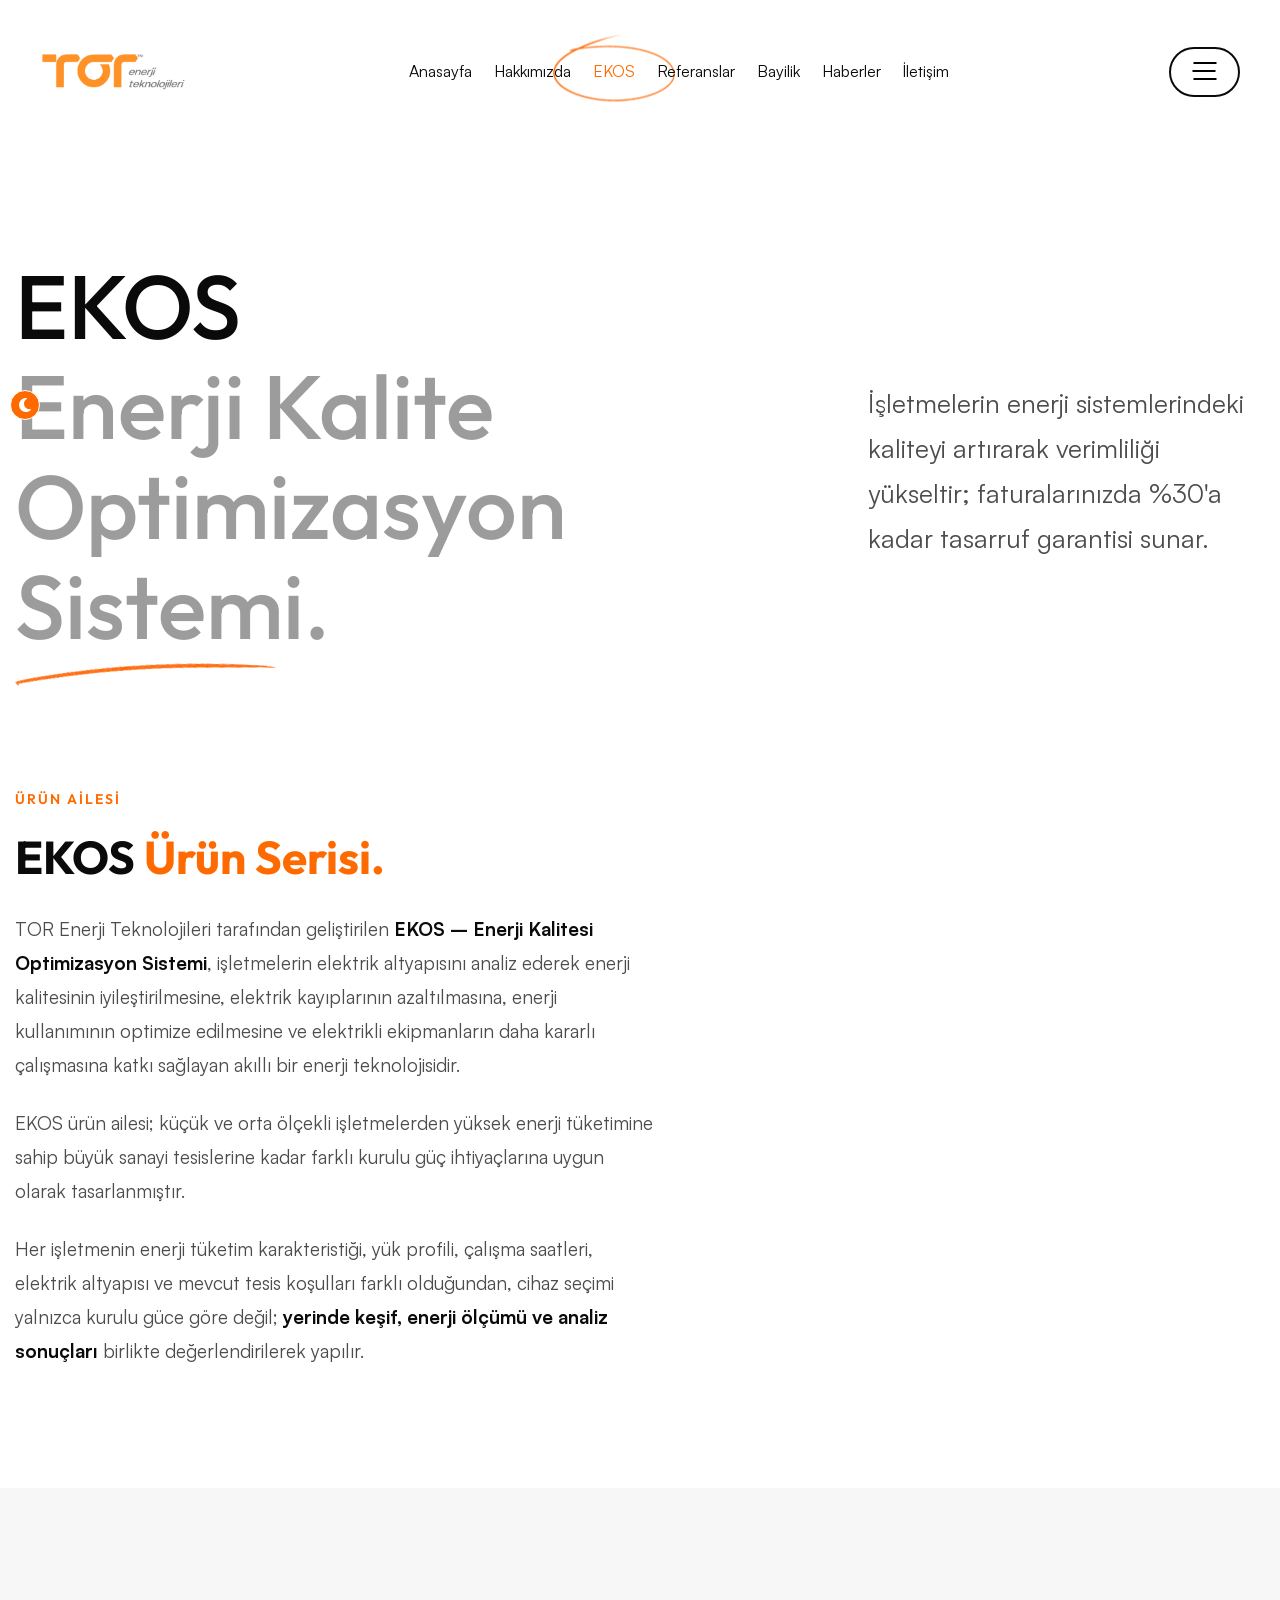
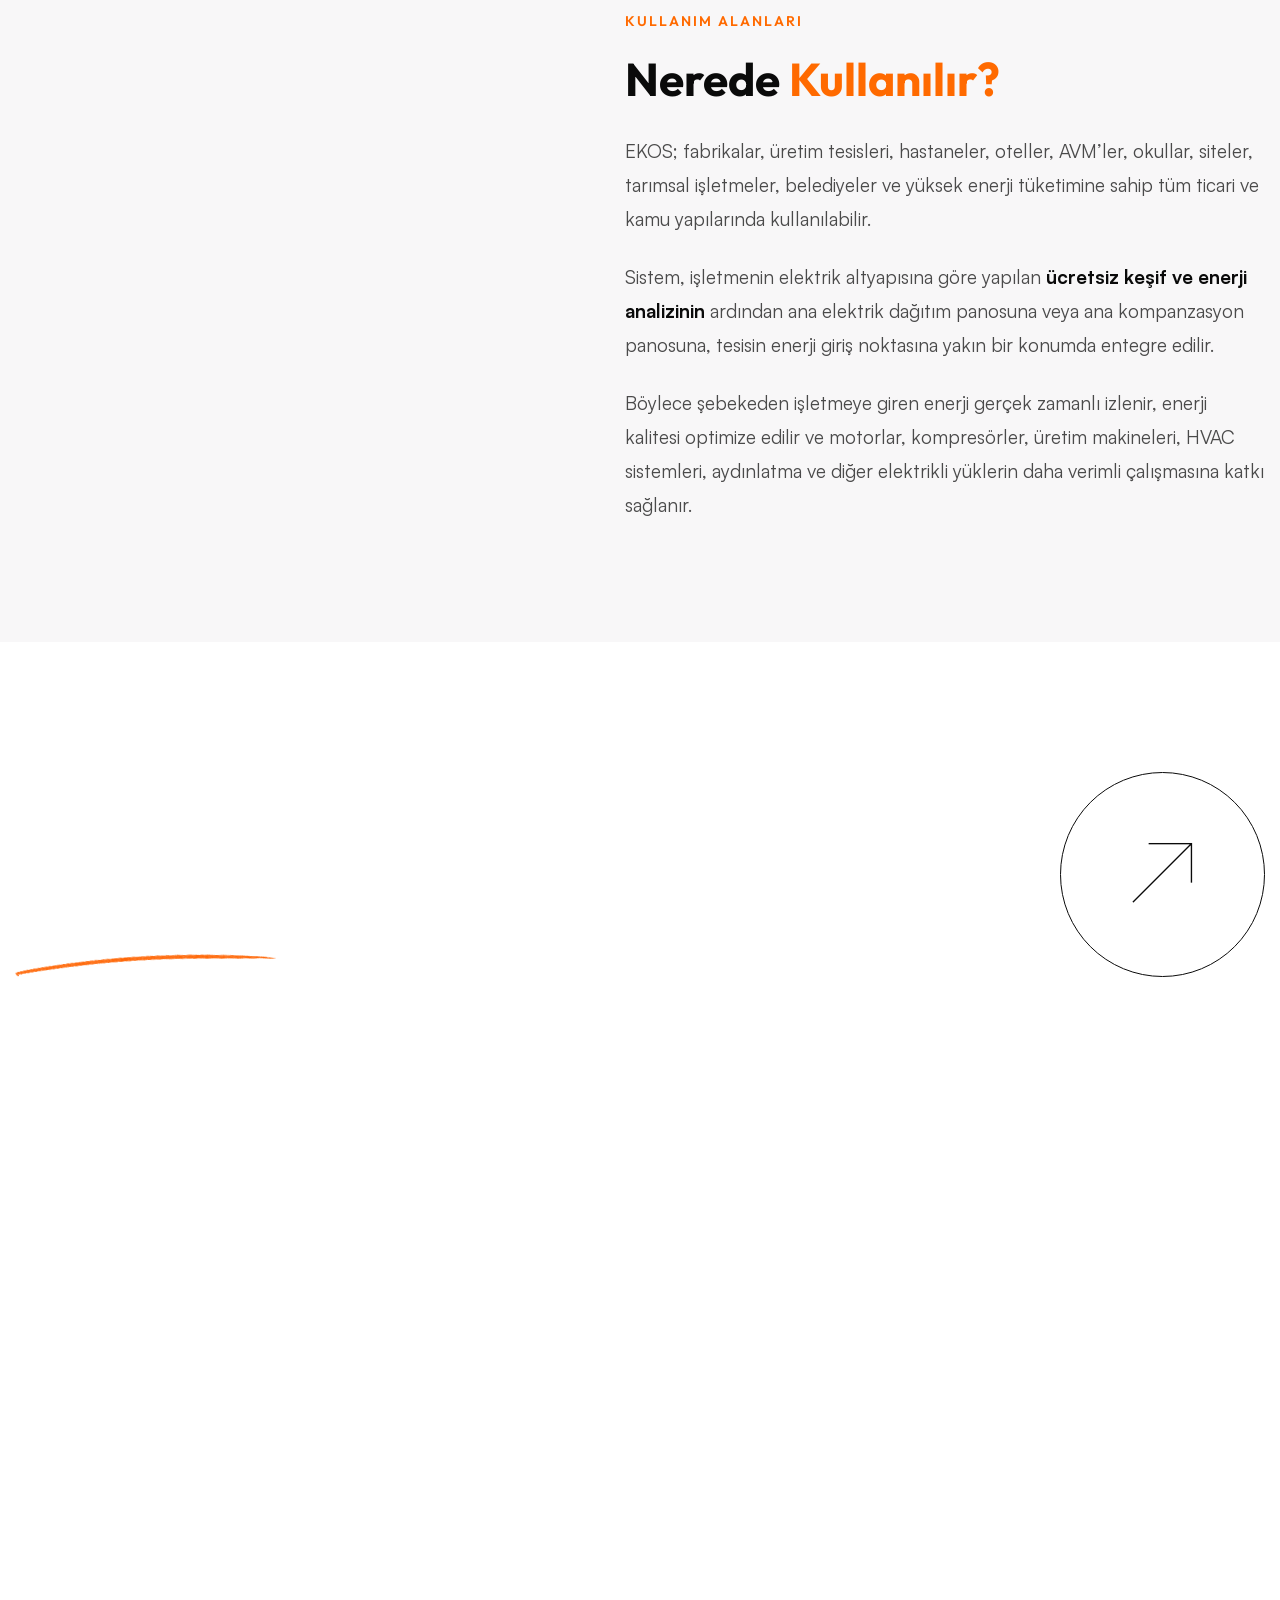
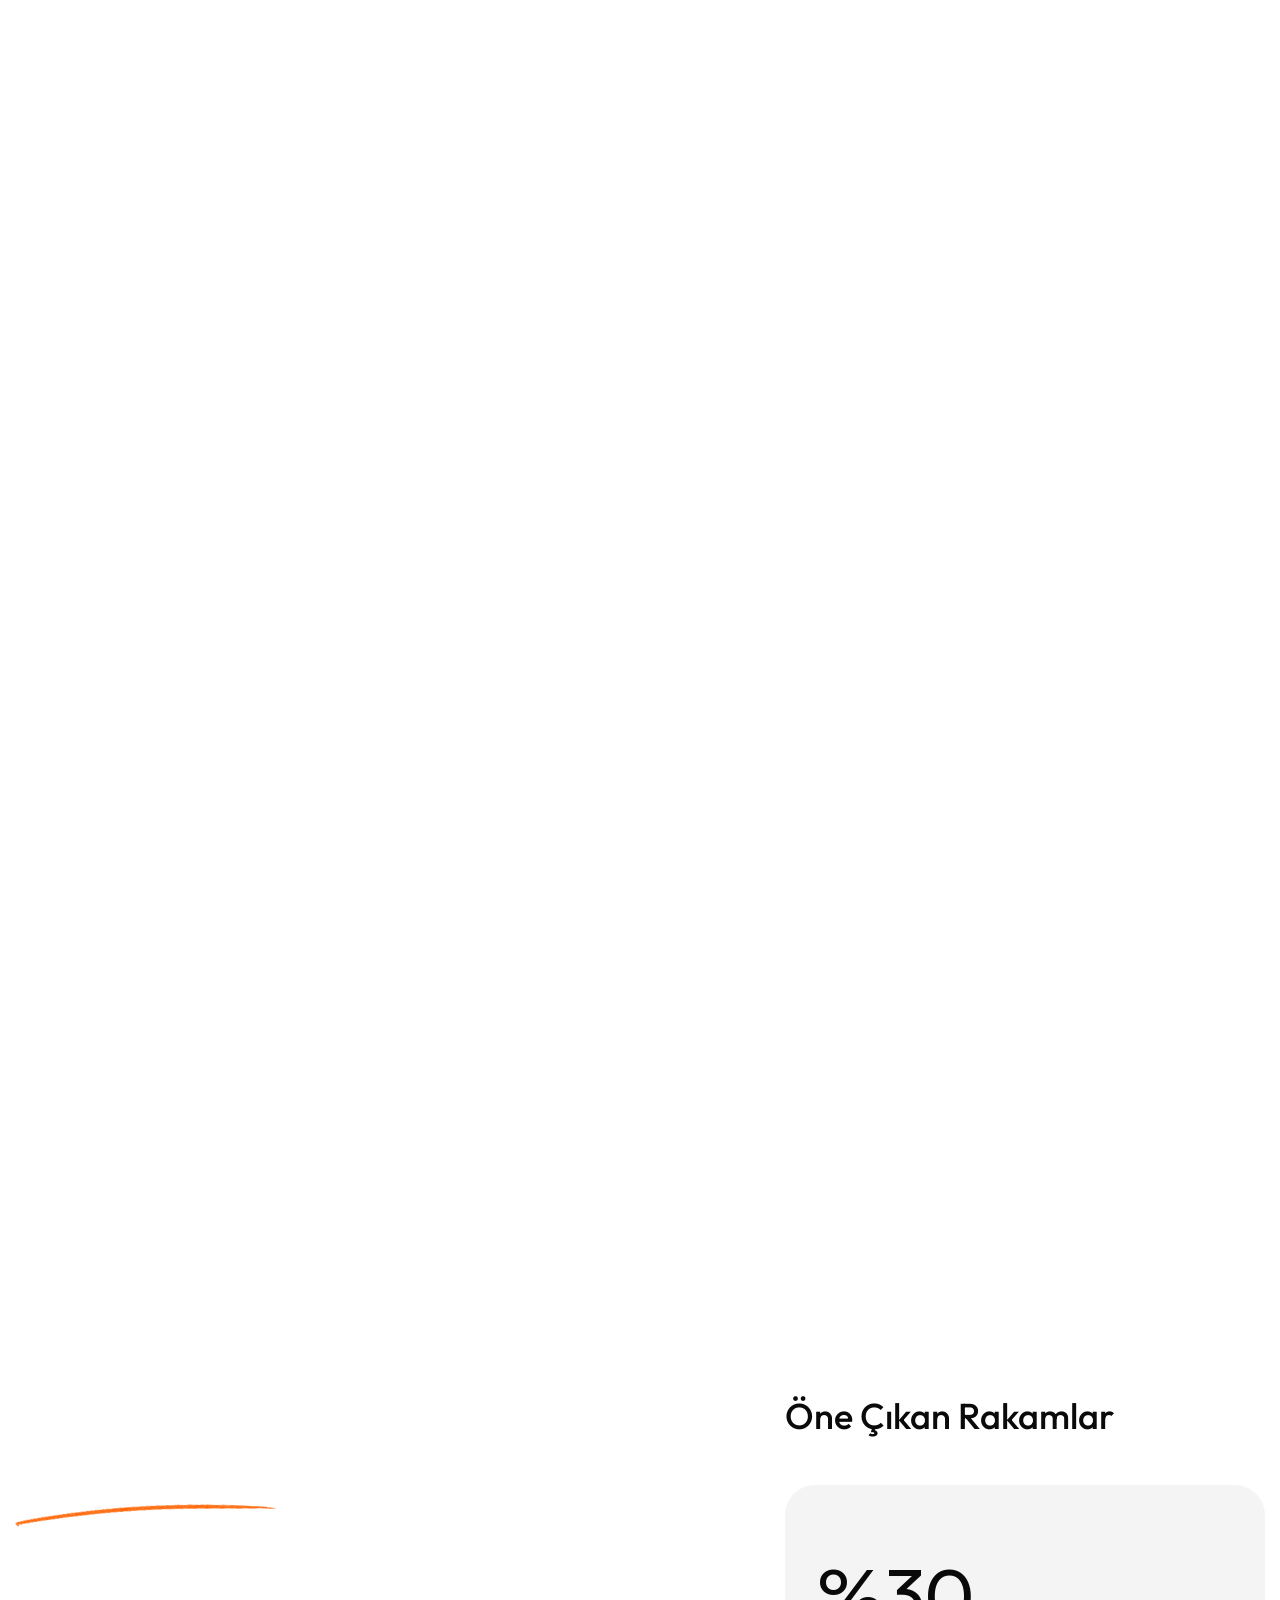
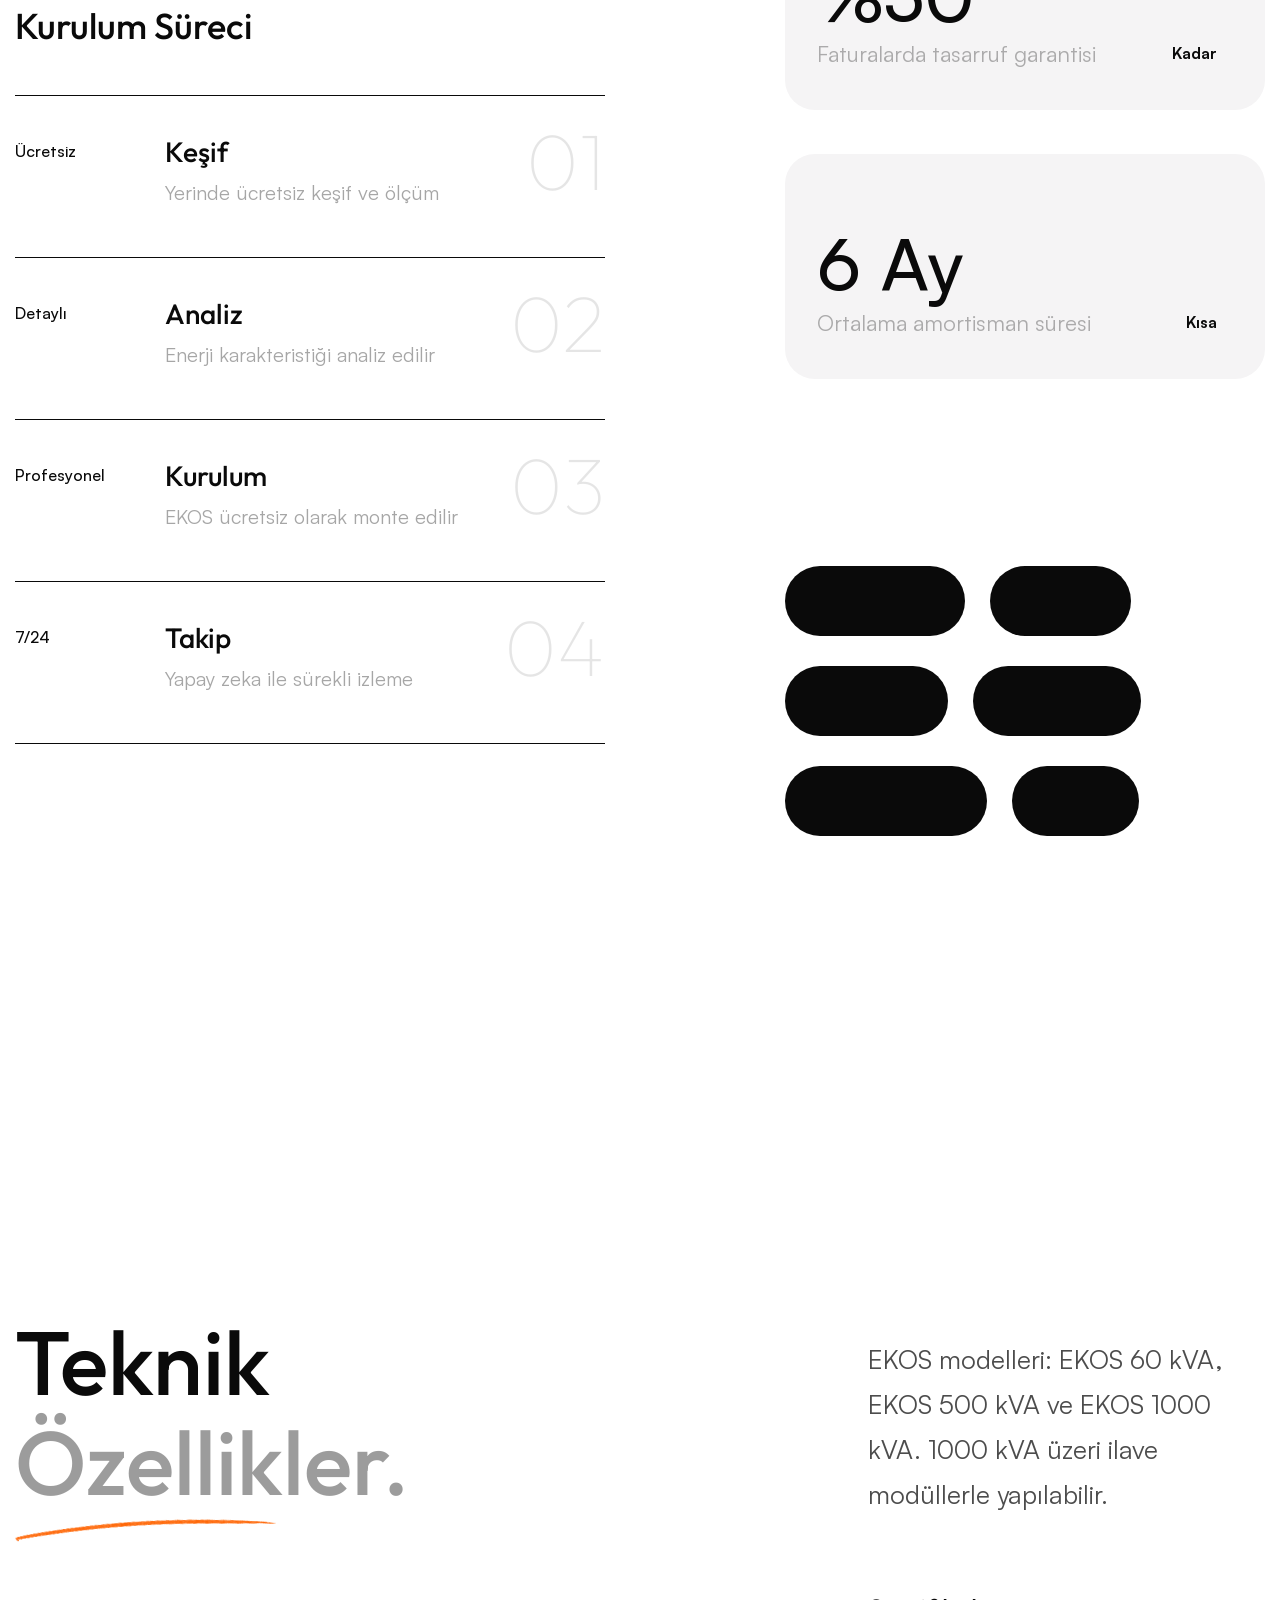
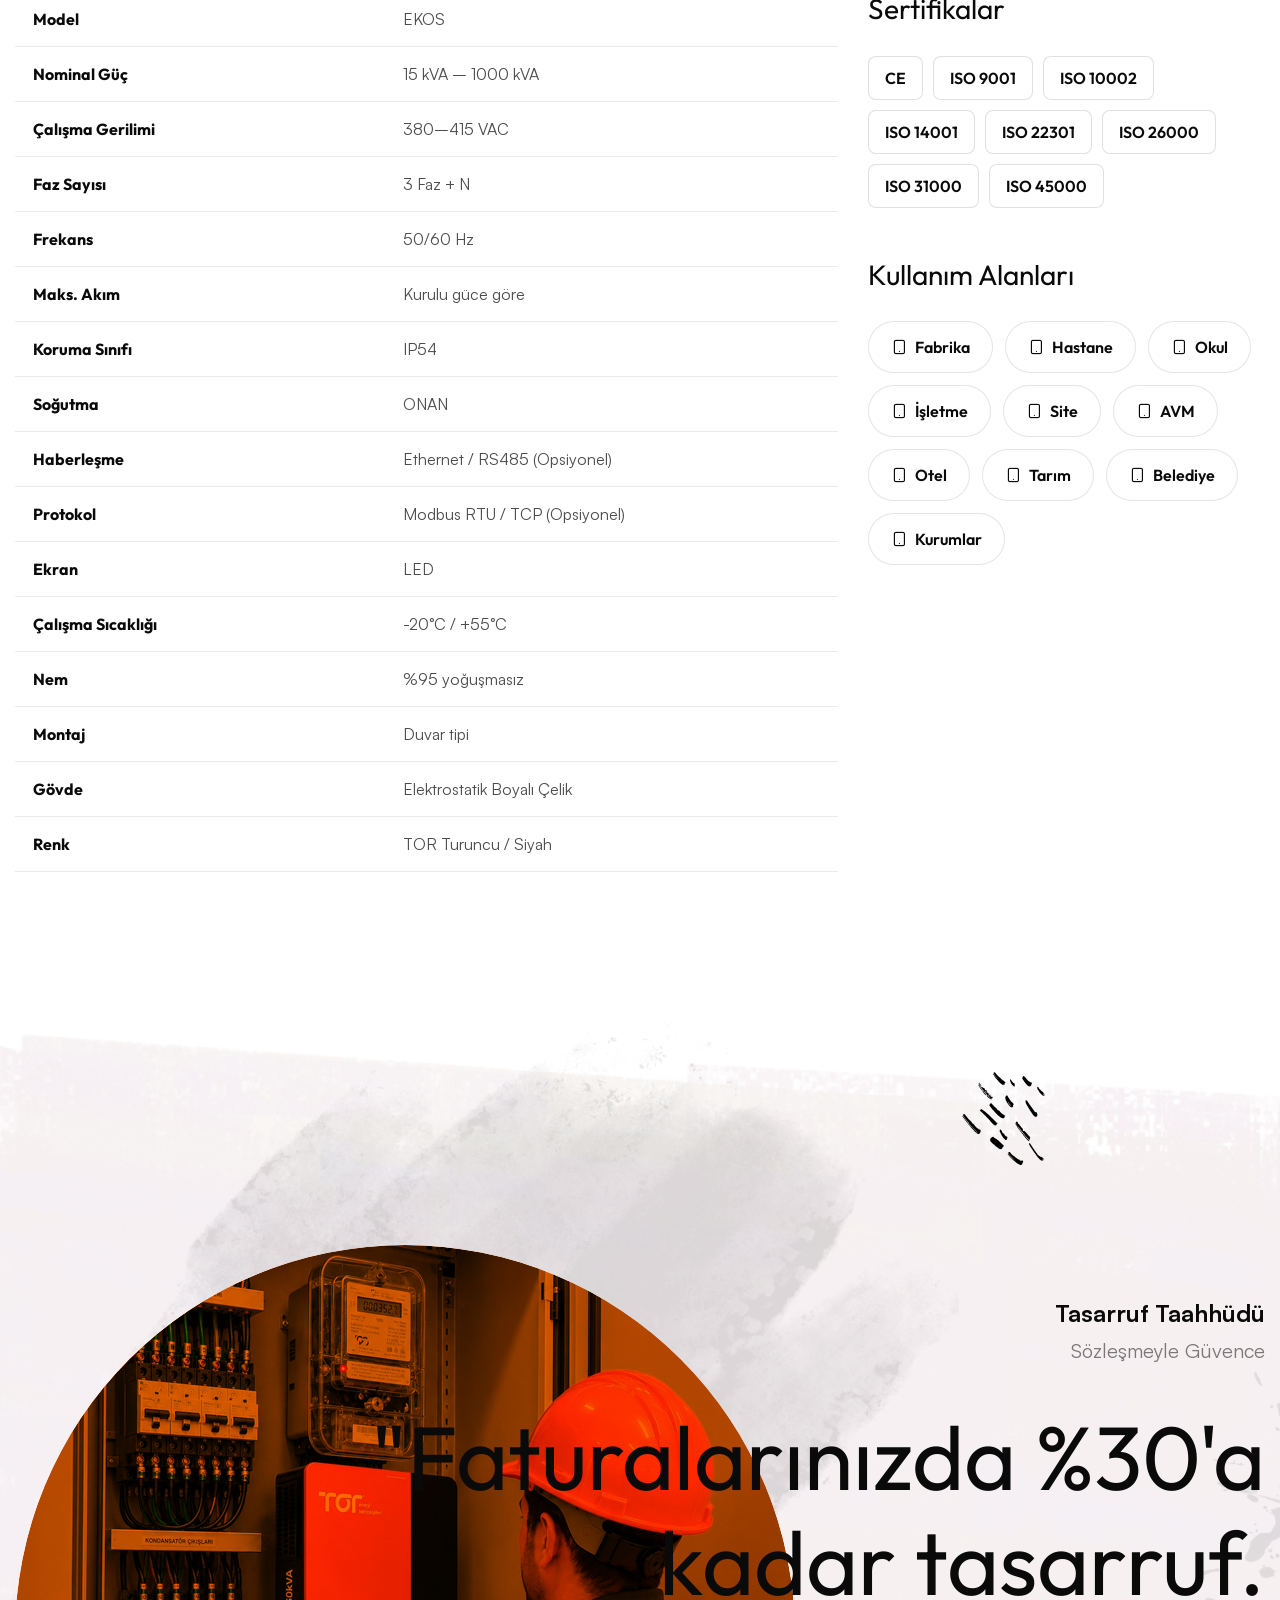
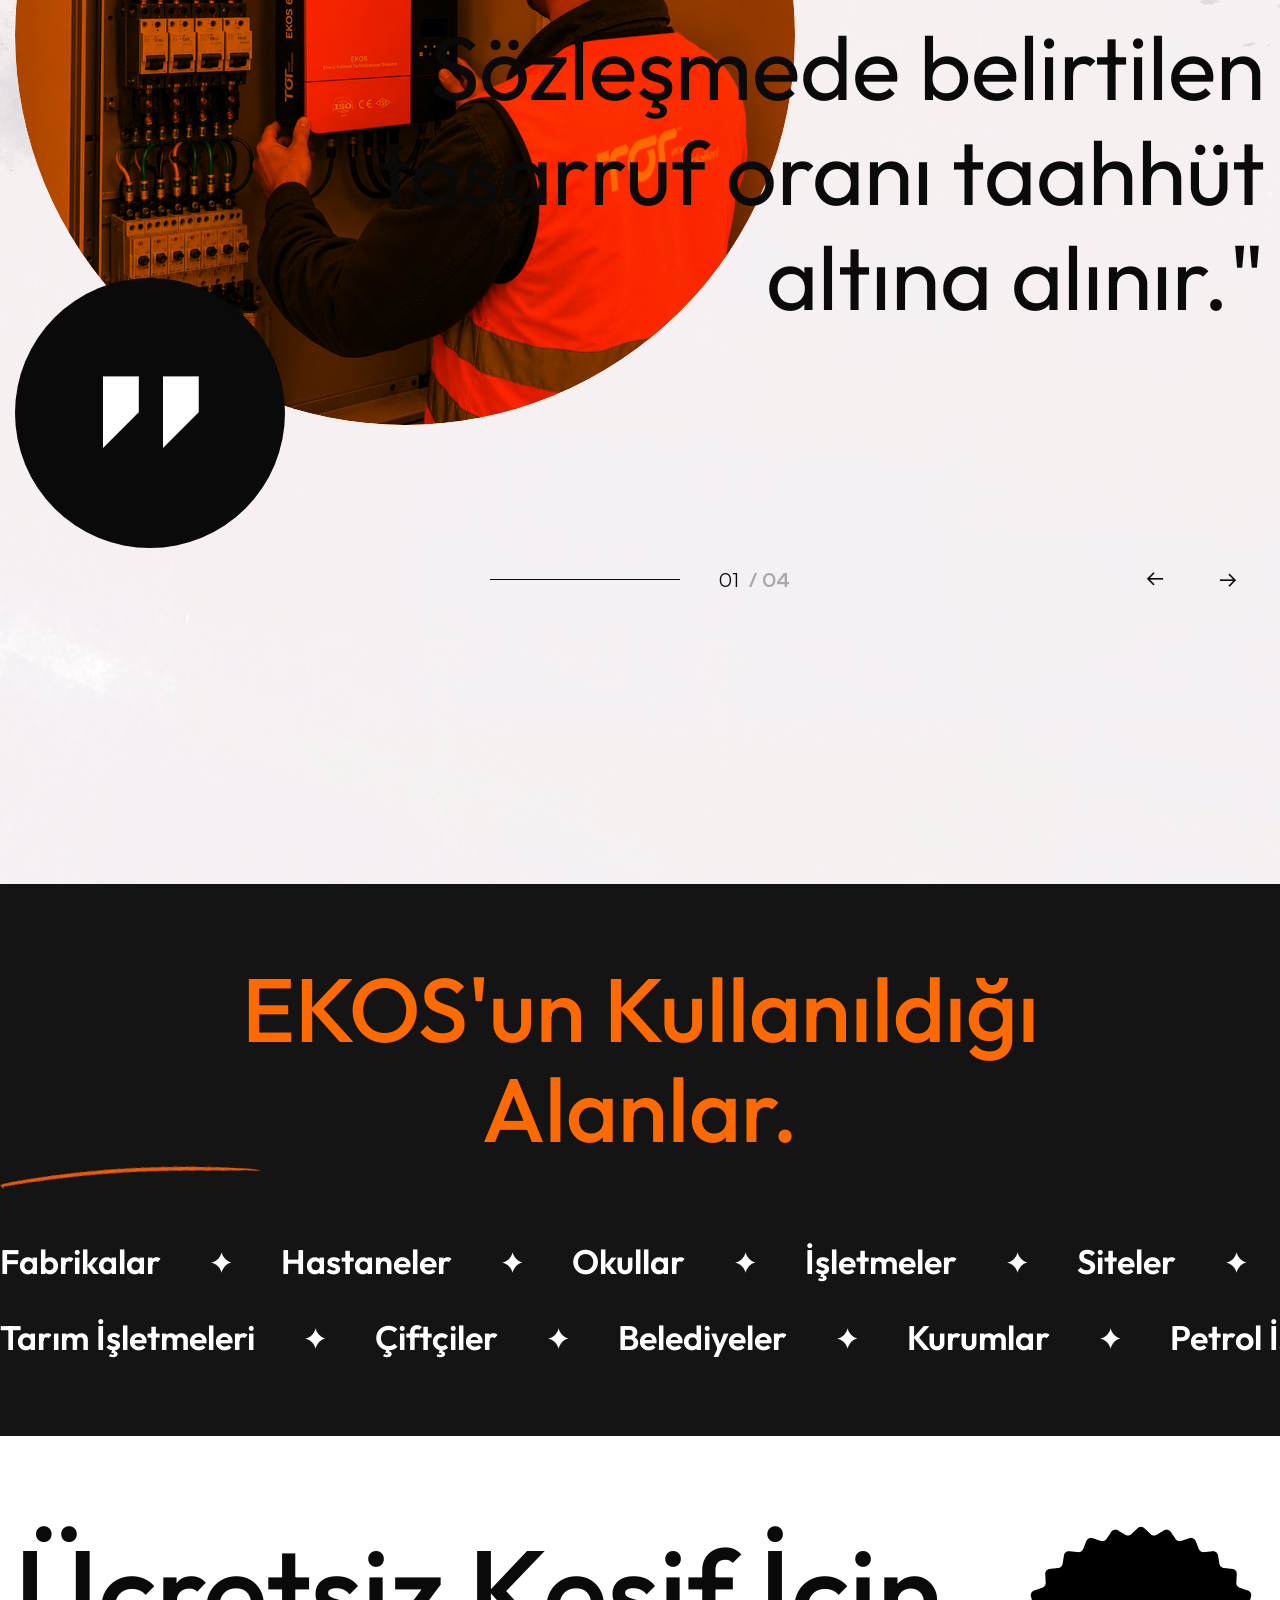
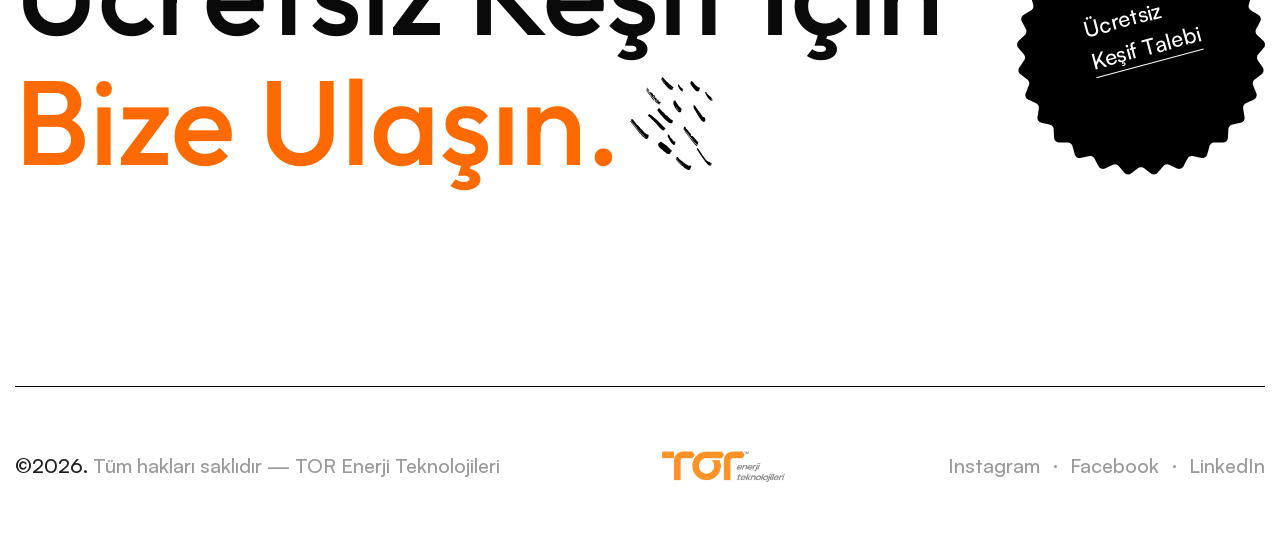
<file: service.html>
<!DOCTYPE html>
<html lang="tr" class="no-js">

<head>
<meta charset="utf-8">
<meta http-equiv="X-UA-Compatible" content="IE=edge">
<meta name="viewport" content="width=device-width, initial-scale=1.0, maximum-scale=1.0, user-scalable=0">

<title>EKOS – Enerji Kalite Optimizasyon Sistemi | TOR Enerji</title>
<meta name="description" content="EKOS Enerji Kalite Optimizasyon Sistemi: 15-1000 kVA, güç faktörünü 0,99'a çıkarır, faturalarda %30 tasarruf garantisi. Teknik özellikler, kurulum süreci ve sertifikalar.">

<!-- Fav Icon -->
<link rel="icon" href="assets/images/logo/tor-favicon.ico" type="image/x-icon">
<link rel="shortcut icon" href="assets/images/logo/tor-favicon.ico" type="image/x-icon">
<link rel="apple-touch-icon" sizes="180x180" href="assets/images/logo/apple-touch-icon.png">

<!-- Google Fonts -->
<link href="https://fonts.googleapis.com/css2?family=Outfit:wght@100;200;300;400;500;600;700;800;900&amp;display=swap" rel="stylesheet">

<!-- Stylesheets -->
<link href="assets/css/font-awesome-all.css" rel="stylesheet">
<link href="assets/css/flaticon.css" rel="stylesheet">
<link href="assets/css/owl.css" rel="stylesheet">
<link href="assets/css/bootstrap.css" rel="stylesheet">
<link href="assets/css/jquery.fancybox.min.css" rel="stylesheet">
<link href="assets/css/animate.css" rel="stylesheet">
<link href="assets/css/aos.css" rel="stylesheet">
<link href="assets/css/nice-select.css" rel="stylesheet">
<link href="assets/css/odometer.css" rel="stylesheet">
<link href="assets/css/elpath.css" rel="stylesheet">
<link href="assets/css/satoshi-font.css" id="jssDefault" rel="stylesheet">
<link href="assets/css/color.css" rel="stylesheet">
<link href="assets/css/darkmode.css" rel="stylesheet">
<link href="assets/css/style.css" rel="stylesheet">
<link href="assets/css/module-css/header.css" rel="stylesheet">
<link href="assets/css/module-css/footer.css" rel="stylesheet">
<link href="assets/css/module-css/service.css" rel="stylesheet">
<link href="assets/css/module-css/portfolio.css" rel="stylesheet">
<link href="assets/css/module-css/skills.css" rel="stylesheet">
<link href="assets/css/module-css/testimonial.css" rel="stylesheet">
<link href="assets/css/module-css/clients.css" rel="stylesheet">
<link href="assets/css/responsive.css" rel="stylesheet">

<link href="assets/css/tor-custom.css" rel="stylesheet">
</head>


<!-- page wrapper -->
<body>

    <div class="boxed_wrapper light_bg">

        <!-- mouse-pointer -->
        <div class="mouse-pointer" id="mouse-pointer"></div>
        <!-- mouse-pointer end -->


        <!-- preloader -->
        <div class="loader-wrap">
            <div class="preloader">
                <div id="handle-preloader" class="handle-preloader">
                    <div class="animation-preloader">
                        <div class="spinner"></div>
                        <div class="txt-loading"><span data-text-preloader="E" class="letters-loading">E</span><span data-text-preloader="K" class="letters-loading">K</span><span data-text-preloader="O" class="letters-loading">O</span><span data-text-preloader="S" class="letters-loading">S</span></div>
                    </div>   
                </div>
            </div>
        </div>
        <!-- preloader end -->


        <!-- demo-switch -->
        <div class="demo-switch">
            <div class="demo-dark-bg demo_switch"><button><i class="fas fa-moon"></i></button></div>
            <div class="demo-light-bg demo_switch"><button><i class="fas fa-sun"></i></button></div>
        </div>
        <!-- demo-switch end -->


        <!-- main header -->
        <header class="main-header">
            <!-- header-lower -->
            <div class="header-lower">
                <div class="outer-box">
                    <div class="logo-box">
                        <figure class="light-logo"><a href="index.html"><img src="assets/images/logo/tor-logo.png" alt="TOR Enerji Teknolojileri"></a></figure>
                        <figure class="dark-logo"><a href="index.html"><img src="assets/images/logo/tor-logo.png" alt="TOR Enerji Teknolojileri"></a></figure>
                    </div>
                    <div class="menu-area">
                        <nav class="main-menu navbar-expand-md navbar-light clearfix">
                            <div class="collapse navbar-collapse show clearfix" id="navbarSupportedContent">
                                <ul class="navigation clearfix">
                                    <li><a href="index.html">Anasayfa</a></li>
                                    <li><a href="about.html">Hakkımızda</a></li>
                                    <li class="current"><a href="service.html">EKOS</a></li>
                                    <li><a href="portfolio.html">Referanslar</a></li>
                                    <li class="dropdown"><a href="partner.html">Bayilik</a>
                                        <ul>
                                            <li><a href="partner.html">Bayilik ve Partner Programı</a></li>
                                            <li><a href="dealers.html">Yetkili Bayilerimiz</a></li>
                                        </ul>
                                    </li>
                                    <li><a href="blog.html">Haberler</a></li>
                                    <li><a href="contact.html">İletişim</a></li>
                                </ul>
                            </div>
                        </nav>
                    </div>
                    <div class="menu-right-content">
                        <div class="btn-box mr_20"><a href="contact.html"><span>Teklif Al</span></a></div>
                        <div class="mobile-nav-toggler">
                            <div class="hamburger">
                                <div class="hamburger__container">
                                    <div class="hamburger__inner"></div>
                                    <div class="hamburger__hidden"></div>
                                </div>
                            </div>
                        </div>
                    </div>
                </div>
            </div>


            <!--sticky Header-->
            <div class="sticky-header">
                <div class="outer-container">
                    <div class="outer-box">
                        <div class="logo-box">
                            <figure class="light-logo"><a href="index.html"><img src="assets/images/logo/tor-logo.png" alt="TOR Enerji Teknolojileri"></a></figure>
                            <figure class="dark-logo"><a href="index.html"><img src="assets/images/logo/tor-logo.png" alt="TOR Enerji Teknolojileri"></a></figure>
                        </div>
                        <div class="menu-area">
                            <nav class="main-menu clearfix">
                                <!--Keep This Empty / Menu will come through Javascript-->
                            </nav>
                        </div>
                        <div class="menu-right-content">
                            <div class="btn-box mr_20"><a href="contact.html"><span>Teklif Al</span></a></div>
                            <div class="mobile-nav-toggler">
                                <div class="hamburger">
                                    <div class="hamburger__container">
                                        <div class="hamburger__inner"></div>
                                        <div class="hamburger__hidden"></div>
                                    </div>
                                </div>
                            </div>
                        </div>
                    </div>
                </div>
            </div>
        </header>
        <!-- main-header end -->


        <!-- Mobile Menu  -->
        <div class="mobile-menu">
            <div class="menu-backdrop"></div>
            <div class="close-btn"><i class="fas fa-times"></i></div>
            
            <nav class="menu-box">
                <div class="nav-logo"><a href="index.html"><img src="assets/images/logo/tor-logo-white.png" alt="TOR Enerji Teknolojileri"></a></div>
                <div class="menu-outer"><!--Here Menu Will Come Automatically Via Javascript / Same Menu as in Header--></div>
                <div class="search-form">
                    <h4>Arama</h4>
                    <form method="post" action="index.html">
                        <div class="form-group">
                            <input type="search" name="search-field" placeholder="Arayın ..." required>
                            <button type="submit"><i class="icon-47"></i></button>
                        </div>
                    </form>
                </div>
                <div class="contact-info">
                    <h4>İletişim</h4>
                    <ul>
                        <li>www.torenerji.com</li>
                        <li><a href="tel:08502422030">0 850 242 20 30</a></li>
                        <li><a href="mailto:info@torenerji.com">info@torenerji.com</a></li>
                    </ul>
                </div>
            </nav>
        </div>
        <!-- End Mobile Menu -->


        <!-- service-style-seven -->
        <section class="service-style-seven">
            <div class="large-container">
                <div class="title-box mb_100">
                    <div class="row align-items-center">
                        <div class="col-lg-8 col-md-12 col-sm-12 title-column">
                            <div class="sec-title">
                                <h2>EKOS <br /><span>Enerji Kalite Optimizasyon Sistemi.</span></h2>
                            </div>
                        </div>
                        <div class="col-lg-4 col-md-12 col-sm-12 text-column">
                            <div class="text-box">
                                <p>İşletmelerin enerji sistemlerindeki kaliteyi artırarak verimliliği yükseltir; faturalarınızda %30'a kadar tasarruf garantisi sunar.</p>
                            </div>
                        </div>
                    </div>
                </div>
            </div>
        </section>
        <!-- service-style-seven end -->


        <!-- urun-serisi -->
        <section class="tor-section pt_0">
            <div class="large-container">
                <div class="tor-split">
                    <div class="tor-split-text">
                        <span class="num">Ürün Ailesi</span>
                        <h2>EKOS <span>Ürün Serisi.</span></h2>
                        <p>TOR Enerji Teknolojileri tarafından geliştirilen <strong>EKOS – Enerji Kalitesi Optimizasyon Sistemi</strong>, işletmelerin elektrik altyapısını analiz ederek enerji kalitesinin iyileştirilmesine, elektrik kayıplarının azaltılmasına, enerji kullanımının optimize edilmesine ve elektrikli ekipmanların daha kararlı çalışmasına katkı sağlayan akıllı bir enerji teknolojisidir.</p>
                        <p>EKOS ürün ailesi; küçük ve orta ölçekli işletmelerden yüksek enerji tüketimine sahip büyük sanayi tesislerine kadar farklı kurulu güç ihtiyaçlarına uygun olarak tasarlanmıştır.</p>
                        <p>Her işletmenin enerji tüketim karakteristiği, yük profili, çalışma saatleri, elektrik altyapısı ve mevcut tesis koşulları farklı olduğundan, cihaz seçimi yalnızca kurulu güce göre değil; <strong>yerinde keşif, enerji ölçümü ve analiz sonuçları</strong> birlikte değerlendirilerek yapılır.</p>
                    </div>
                    <div class="tor-split-media framed" data-aos="fade-left" data-aos-easing="linear" data-aos-duration="700">
                        <img src="assets/images/resource/ekos-urun-serisi.png" alt="EKOS ürün serisi – Enerji Kalitesi Optimizasyon Sistemi cihazı">
                    </div>
                </div>
            </div>
        </section>
        <!-- urun-serisi end -->


        <!-- nerede-kullanilir -->
        <section class="tor-section band">
            <div class="large-container">
                <div class="tor-split reverse">
                    <div class="tor-split-text">
                        <span class="num">Kullanım Alanları</span>
                        <h2>Nerede <span>Kullanılır?</span></h2>
                        <p>EKOS; fabrikalar, üretim tesisleri, hastaneler, oteller, AVM’ler, okullar, siteler, tarımsal işletmeler, belediyeler ve yüksek enerji tüketimine sahip tüm ticari ve kamu yapılarında kullanılabilir.</p>
                        <p>Sistem, işletmenin elektrik altyapısına göre yapılan <strong>ücretsiz keşif ve enerji analizinin</strong> ardından ana elektrik dağıtım panosuna veya ana kompanzasyon panosuna, tesisin enerji giriş noktasına yakın bir konumda entegre edilir.</p>
                        <p>Böylece şebekeden işletmeye giren enerji gerçek zamanlı izlenir, enerji kalitesi optimize edilir ve motorlar, kompresörler, üretim makineleri, HVAC sistemleri, aydınlatma ve diğer elektrikli yüklerin daha verimli çalışmasına katkı sağlanır.</p>
                    </div>
                    <div class="tor-split-media" data-aos="fade-right" data-aos-easing="linear" data-aos-duration="700">
                        <img src="assets/images/resource/ekos-entegrasyon.png" alt="EKOS’un ana dağıtım panosuna entegrasyonu ve beslediği yükler">
                    </div>
                </div>
            </div>
        </section>
        <!-- nerede-kullanilir end -->


        <!-- neden-ekos -->
        <section class="portfolio-style-nine">
            <div class="large-container">
                <div class="sec-title mb_70 sec-title-animation animation-style2">
                    <h2 class="title-animation">Neden <br /><span>EKOS?</span></h2>
                    <a href="contact.html"><i class="icon-6"></i></a>
                </div>
                <div class="inner-container">
                    <div class="row clearfix">
                        <div class="col-lg-6 col-md-6 col-sm-12 portfolio-block">
                            <div class="portfolio-block-five" data-aos="fade-right" data-aos-easing="linear" data-aos-duration="700">
                                <div class="inner-box">
                                    <div class="bg-layer" style="background-image: url(assets/images/portfolio/portfolio-9.png);"></div>
                                    <div class="content-box p_relative">
                                        <h2><a href="contact.html">Tasarruf Garantisi.</a></h2>
                                        <p>Faturalarda %30'a kadar tasarruf</p>
                                        <div class="link"><a href="contact.html"><i class="icon-6"></i></a></div>
                                    </div>
                                </div>
                            </div>
                        </div>
                        <div class="col-lg-6 col-md-6 col-sm-12 portfolio-block">
                            <div class="portfolio-block-five" data-aos="fade-left" data-aos-easing="linear" data-aos-duration="700">
                                <div class="inner-box">
                                    <div class="bg-layer" style="background-image: url(assets/images/portfolio/portfolio-11.png);"></div>
                                    <div class="content-box p_relative">
                                        <h2><a href="contact.html">Makinalarınızı Korur.</a></h2>
                                        <p>Gerilim dalgalanmalarına karşı koruma</p>
                                        <div class="link"><a href="contact.html"><i class="icon-6"></i></a></div>
                                    </div>
                                </div>
                            </div>
                        </div>
                        <div class="col-lg-6 col-md-6 col-sm-12 portfolio-block">
                            <div class="portfolio-block-five" data-aos="fade-right" data-aos-easing="linear" data-aos-duration="700">
                                <div class="inner-box">
                                    <div class="bg-layer" style="background-image: url(assets/images/resource/partner-hero.png); background-size: auto 46%; background-position: right 30px bottom 30px;"></div>
                                    <div class="content-box p_relative">
                                        <h2><a href="contact.html">Enerji Kayıplarını Azaltır.</a></h2>
                                        <p>Termal ve reaktif kayıpları düşürür</p>
                                        <div class="link"><a href="contact.html"><i class="icon-6"></i></a></div>
                                    </div>
                                </div>
                            </div>
                        </div>
                        <div class="col-lg-6 col-md-6 col-sm-12 portfolio-block">
                            <div class="portfolio-block-five" data-aos="fade-left" data-aos-easing="linear" data-aos-duration="700">
                                <div class="inner-box">
                                    <div class="bg-layer" style="background-image: url(assets/images/portfolio/portfolio-7.png);"></div>
                                    <div class="content-box p_relative">
                                        <h2><a href="contact.html">Ücretsiz Keşif ve Montaj.</a></h2>
                                        <p>Uzman ekiple ücretsiz kurulum</p>
                                        <div class="link"><a href="contact.html"><i class="icon-6"></i></a></div>
                                    </div>
                                </div>
                            </div>
                        </div>
                    </div>
                </div>
            </div>
        </section>
        <!-- neden-ekos end -->


        <!-- prosesler -->
        <section class="skills-section pt_150 pb_190">
            <div class="large-container sec-title-animation animation-style2">
                <div class="row clearfix">
                    <div class="col-lg-6 col-md-12 col-sm-12 left-column">
                        <div class="left-content mr_20">
                            <div class="sec-title mb_80">
                                <h2 class="title-animation">Prosesler.</h2>
                            </div>
                            <div class="title-box mb_50">
                                <h2>Kurulum Süreci</h2>
                            </div>
                            <div class="inner-box">
                                <div class="single-item">
                                    <div class="year">Ücretsiz</div>
                                    <div class="text-box">
                                        <h3>Keşif</h3>
                                        <span>Yerinde ücretsiz keşif ve ölçüm</span>
                                    </div>
                                    <span class="count-text">01</span>
                                </div>
                                <div class="single-item">
                                    <div class="year">Detaylı</div>
                                    <div class="text-box">
                                        <h3>Analiz</h3>
                                        <span>Enerji karakteristiği analiz edilir</span>
                                    </div>
                                    <span class="count-text">02</span>
                                </div>
                                <div class="single-item">
                                    <div class="year">Profesyonel</div>
                                    <div class="text-box">
                                        <h3>Kurulum</h3>
                                        <span>EKOS ücretsiz olarak monte edilir</span>
                                    </div>
                                    <span class="count-text">03</span>
                                </div>
                                <div class="single-item">
                                    <div class="year">7/24</div>
                                    <div class="text-box">
                                        <h3>Takip</h3>
                                        <span>Yapay zeka ile sürekli izleme</span>
                                    </div>
                                    <span class="count-text">04</span>
                                </div>
                            </div>
                        </div>
                    </div>
                    <div class="col-lg-6 col-md-12 col-sm-12 right-column">
                        <div class="right-content ml_130">
                            <div class="title-box mb_50">
                                <h2>Öne Çıkan Rakamlar</h2>
                            </div>
                            <div class="inner-box mb_100">
                                <div class="single-item">
                                    <h2>%30</h2>
                                    <div class="text-box">
                                        <span class="text">Faturalarda tasarruf garantisi</span>
                                        <span class="year">Kadar</span>
                                    </div>
                                </div>
                                <div class="single-item">
                                    <h2>6 Ay</h2>
                                    <div class="text-box">
                                        <span class="text">Ortalama amortisman süresi</span>
                                        <span class="year">Kısa</span>
                                    </div>
                                </div>
                            </div>
                            <div class="list-inner title-animation">
                                <h3>İzlenen Parametreler</h3>
                                <ul class="skills-list clearfix">
                                    <li><a href="service.html">Faz Gerilimleri</a></li>
                                    <li><a href="service.html">Aktif Güç</a></li>
                                    <li><a href="service.html">Reaktif Güç</a></li>
                                    <li><a href="service.html">Güç Faktörü</a></li>
                                    <li><a href="service.html">THD (Harmonik)</a></li>
                                    <li><a href="service.html">Frekans</a></li>
                                </ul>
                            </div>
                        </div>
                    </div>
                </div>
            </div>
        </section>
        <!-- prosesler end -->


        <!-- teknik-ozellikler -->
        <section class="service-style-seven pt_0">
            <div class="large-container">
                <div class="title-box mb_50">
                    <div class="row align-items-center">
                        <div class="col-lg-8 col-md-12 col-sm-12 title-column">
                            <div class="sec-title">
                                <h2>Teknik <br /><span>Özellikler.</span></h2>
                            </div>
                        </div>
                        <div class="col-lg-4 col-md-12 col-sm-12 text-column">
                            <div class="text-box">
                                <p>EKOS modelleri: EKOS 60 kVA, EKOS 500 kVA ve EKOS 1000 kVA. 1000 kVA üzeri ilave modüllerle yapılabilir.</p>
                            </div>
                        </div>
                    </div>
                </div>
                <div class="row clearfix">
                    <div class="col-lg-8 col-md-12 col-sm-12">
                        <table class="tor-spec-table">
                            <tbody>
                                <tr><th>Model</th><td>EKOS</td></tr>
                                <tr><th>Nominal Güç</th><td>15 kVA – 1000 kVA</td></tr>
                                <tr><th>Çalışma Gerilimi</th><td>380–415 VAC</td></tr>
                                <tr><th>Faz Sayısı</th><td>3 Faz + N</td></tr>
                                <tr><th>Frekans</th><td>50/60 Hz</td></tr>
                                <tr><th>Maks. Akım</th><td>Kurulu güce göre</td></tr>
                                <tr><th>Koruma Sınıfı</th><td>IP54</td></tr>
                                <tr><th>Soğutma</th><td>ONAN</td></tr>
                                <tr><th>Haberleşme</th><td>Ethernet / RS485 (Opsiyonel)</td></tr>
                                <tr><th>Protokol</th><td>Modbus RTU / TCP (Opsiyonel)</td></tr>
                                <tr><th>Ekran</th><td>LED</td></tr>
                                <tr><th>Çalışma Sıcaklığı</th><td>-20°C / +55°C</td></tr>
                                <tr><th>Nem</th><td>%95 yoğuşmasız</td></tr>
                                <tr><th>Montaj</th><td>Duvar tipi</td></tr>
                                <tr><th>Gövde</th><td>Elektrostatik Boyalı Çelik</td></tr>
                                <tr><th>Renk</th><td>TOR Turuncu / Siyah</td></tr>
                            </tbody>
                        </table>
                    </div>
                    <div class="col-lg-4 col-md-12 col-sm-12">
                        <div class="text-box mb_50">
                            <h3 class="mb_30">Sertifikalar</h3>
                            <ul class="tor-cert-list">
                                <li>CE</li>
                                <li>ISO 9001</li>
                                <li>ISO 10002</li>
                                <li>ISO 14001</li>
                                <li>ISO 22301</li>
                                <li>ISO 26000</li>
                                <li>ISO 31000</li>
                                <li>ISO 45000</li>
                            </ul>
                        </div>
                        <div class="text-box">
                            <h3 class="mb_30">Kullanım Alanları</h3>
                            <ul class="tor-sector-list">
                                <li><i class="icon-9"></i> Fabrika</li>
                                <li><i class="icon-9"></i> Hastane</li>
                                <li><i class="icon-9"></i> Okul</li>
                                <li><i class="icon-9"></i> İşletme</li>
                                <li><i class="icon-9"></i> Site</li>
                                <li><i class="icon-9"></i> AVM</li>
                                <li><i class="icon-9"></i> Otel</li>
                                <li><i class="icon-9"></i> Tarım</li>
                                <li><i class="icon-9"></i> Belediye</li>
                                <li><i class="icon-9"></i> Kurumlar</li>
                            </ul>
                        </div>
                    </div>
                </div>
            </div>
        </section>
        <!-- teknik-ozellikler end -->


        <!-- testimonial-section -->
        <section class="testimonial-section alternate-2">
            <div class="pattern-layer" style="background-image: url(assets/images/shape/shape-161.png);"></div>
            <div class="pattern-layer-2" style="background-image: url(assets/images/shape/shape-162.png);"></div>
            <div class="shape">
                <div class="shape-1" style="background-image: url(assets/images/shape/shape-18.png);"></div>
                <div class="shape-2 float-bob-y" style="background-image: url(assets/images/shape/shape-19.png);"></div>
                <div class="shape-3" style="background-image: url(assets/images/shape/shape-20.png);"></div>
                <div class="shape-4 float-bob-y" style="background-image: url(assets/images/shape/shape-22.png);"></div>
            </div>
            <div class="large-container">
                <div class="single-item-carousel owl-carousel owl-theme dots-style-one nav-style-one">
                    <div class="testimonial-block">
                        <div class="image-box">
                            <figure class="image"><img src="assets/images/resource/ekos-montaj.png" alt=""></figure>
                            <div class="icon-box"><i class="icon-2"></i></div>
                        </div>
                        <div class="content-box">
                            <div class="author-box mb_35">
                                <h3>Tasarruf Taahhüdü</h3>
                                <span class="designation">Sözleşmeyle Güvence</span>
                            </div>
                            <h2>"Faturalarınızda %30'a kadar tasarruf. Sözleşmede belirtilen tasarruf oranı taahhüt altına alınır."</h2>
                        </div>
                    </div>
                    <div class="testimonial-block">
                        <div class="image-box">
                            <figure class="image"><img src="assets/images/resource/ekos-montaj.png" alt=""></figure>
                            <div class="icon-box"><i class="icon-2"></i></div>
                        </div>
                        <div class="content-box">
                            <div class="author-box mb_35">
                                <h3>2 Yıl Garanti</h3>
                                <span class="designation">Yasal Cihaz Güvencesi</span>
                            </div>
                            <h2>"2 yıl garantili yasal cihaz. Kredi kartına 6 ay taksit imkânı ile ödeme kolaylığı sunulur."</h2>
                        </div>
                    </div>
                    <div class="testimonial-block">
                        <div class="image-box">
                            <figure class="image"><img src="assets/images/resource/ekos-montaj.png" alt=""></figure>
                            <div class="icon-box"><i class="icon-2"></i></div>
                        </div>
                        <div class="content-box">
                            <div class="author-box mb_35">
                                <h3>Koşulsuz Para İadesi</h3>
                                <span class="designation">Taahhüt Güvencesi</span>
                            </div>
                            <h2>"Taahhüt süresince belirtilen tasarruf sağlanmazsa koşulsuz para iadesi güvencesi verilir."</h2>
                        </div>
                    </div>
                    <div class="testimonial-block">
                        <div class="image-box">
                            <figure class="image"><img src="assets/images/resource/ekos-montaj.png" alt=""></figure>
                            <div class="icon-box"><i class="icon-2"></i></div>
                        </div>
                        <div class="content-box">
                            <div class="author-box mb_35">
                                <h3>Ücretsiz Keşif ve Montaj</h3>
                                <span class="designation">Uzman Ekip</span>
                            </div>
                            <h2>"Uzman ekibimiz tesisinizde ücretsiz keşif ve kurulum gerçekleştirir; cihaz ortalama 6 ayda kendini amorti eder."</h2>
                        </div>
                    </div>
                </div>
            </div>
        </section>
        <!-- testimonial-section end -->


        <!-- clients-section -->
        <section class="clients-section">
            <div class="outer-container">
                <div class="sec-title text-center mb_50">
                    <h2>EKOS'un Kullanıldığı <span>Alanlar.</span></h2>
                </div>
                <ul class="clients-list tor-sector-marquee mb_30">
                    <li><span>Fabrikalar</span></li>
                    <li><span>Hastaneler</span></li>
                    <li><span>Okullar</span></li>
                    <li><span>İşletmeler</span></li>
                    <li><span>Siteler</span></li>
                    <li><span>AVM’ler</span></li>
                    <li><span>Oteller</span></li>
                    <li><span>Fabrikalar</span></li>
                    <li><span>Hastaneler</span></li>
                    <li><span>Okullar</span></li>
                    <li><span>İşletmeler</span></li>
                    <li><span>Siteler</span></li>
                    <li><span>AVM’ler</span></li>
                    <li><span>Oteller</span></li>
                    <li><span>Fabrikalar</span></li>
                    <li><span>Hastaneler</span></li>
                    <li><span>Okullar</span></li>
                    <li><span>İşletmeler</span></li>
                    <li><span>Siteler</span></li>
                    <li><span>AVM’ler</span></li>
                    <li><span>Oteller</span></li>
                </ul>
                <ul class="clients-list tor-sector-marquee">
                    <li><span>Tarım İşletmeleri</span></li>
                    <li><span>Çiftçiler</span></li>
                    <li><span>Belediyeler</span></li>
                    <li><span>Kurumlar</span></li>
                    <li><span>Petrol İstasyonları</span></li>
                    <li><span>Çimento Fabrikaları</span></li>
                    <li><span>Tarım İşletmeleri</span></li>
                    <li><span>Çiftçiler</span></li>
                    <li><span>Belediyeler</span></li>
                    <li><span>Kurumlar</span></li>
                    <li><span>Petrol İstasyonları</span></li>
                    <li><span>Çimento Fabrikaları</span></li>
                    <li><span>Tarım İşletmeleri</span></li>
                    <li><span>Çiftçiler</span></li>
                    <li><span>Belediyeler</span></li>
                    <li><span>Kurumlar</span></li>
                    <li><span>Petrol İstasyonları</span></li>
                    <li><span>Çimento Fabrikaları</span></li>
                </ul>
            </div>
        </section>
        <!-- clients-section end -->


        <!-- footer -->
        <footer class="footer-style-eight service-one-footer pt_90">
            <div class="large-container">
                <div class="footer-top pb_200 p_relative">
                    <div class="shape float-bob-y" style="background-image: url(assets/images/shape/shape-141.png);"></div>
                    <div class="shape-2 float-bob-y" style="background-image: url(assets/images/shape/shape-142.png);"></div>
                    <h2>Ücretsiz Keşif İçin <span>Bize Ulaşın.</span></h2>
                    <a href="contact.html"><span>Ücretsiz <br />Keşif Talebi</span></a>
                </div>
                <div class="footer-bottom">
                    <div class="bottom-inner">
                        <div class="copyright"><p><span>&copy;2026.</span> Tüm hakları saklıdır — TOR Enerji Teknolojileri</p></div>
                        <div class="logo-box">
                            <figure class="dark-logo"><a href="about.html"><img src="assets/images/logo/tor-logo.png" alt="TOR Enerji Teknolojileri"></a></figure>
                            <figure class="light-logo"><a href="about.html"><img src="assets/images/logo/tor-logo.png" alt="TOR Enerji Teknolojileri"></a></figure>
                        </div>
                        <ul class="social-links">
                            <li><a href="https://www.instagram.com/torenerji" target="_blank" rel="noopener" title="TOR Enerji Instagram">Instagram</a></li>
                            <li><a href="https://www.facebook.com/torenerji" target="_blank" rel="noopener" title="TOR Enerji Facebook">Facebook</a></li>
                            <li><a href="https://www.linkedin.com/company/toenerji" target="_blank" rel="noopener" title="TOR Enerji LinkedIn">LinkedIn</a></li>
                        </ul>
                    </div>
                </div>
            </div>
        </footer>
        <!-- main-footer end -->



        <!--Scroll to top-->
        <div class="scroll-to-top">
            <svg class="scroll-top-inner" viewBox="-1 -1 102 102">
                <path d="M50,1 a49,49 0 0,1 0,98 a49,49 0 0,1 0,-98" />
            </svg>
        </div>
        
    </div>


    <!-- jequery plugins -->
    <script src="assets/js/jquery.js"></script>
    <script src="assets/js/bootstrap.min.js"></script>
    <script src="assets/js/plugins.js"></script>
    <script src="assets/js/owl.js"></script>
    <script src="assets/js/wow.js"></script>
    <script src="assets/js/jquery.fancybox.js"></script>
    <script src="assets/js/appear.js"></script>
    <script src="assets/js/isotope.js"></script>
    <script src="assets/js/jquery.nice-select.min.js"></script>
    <script src="assets/js/aos.js"></script>
    <script src="assets/js/hamburger.js"></script>
    <script src="assets/js/lenis.min.js"></script>
    <script src="assets/js/text_plugins.js"></script>
    <script src="assets/js/text_animation.js"></script>
    <script src="assets/js/scrolltop.min.js"></script>
    <script src="assets/js/parallax.min.js"></script>
    <script src="assets/js/odometer.js"></script>
    <script src="assets/js/gsap.js"></script>
    <script src="assets/js/ScrollTrigger.js"></script>
    <script src="assets/js/SplitText.js"></script>

    <!-- main-js -->
    <script src="assets/js/script.js"></script>

</body><!-- End of .page_wrapper -->

</html>
</file>
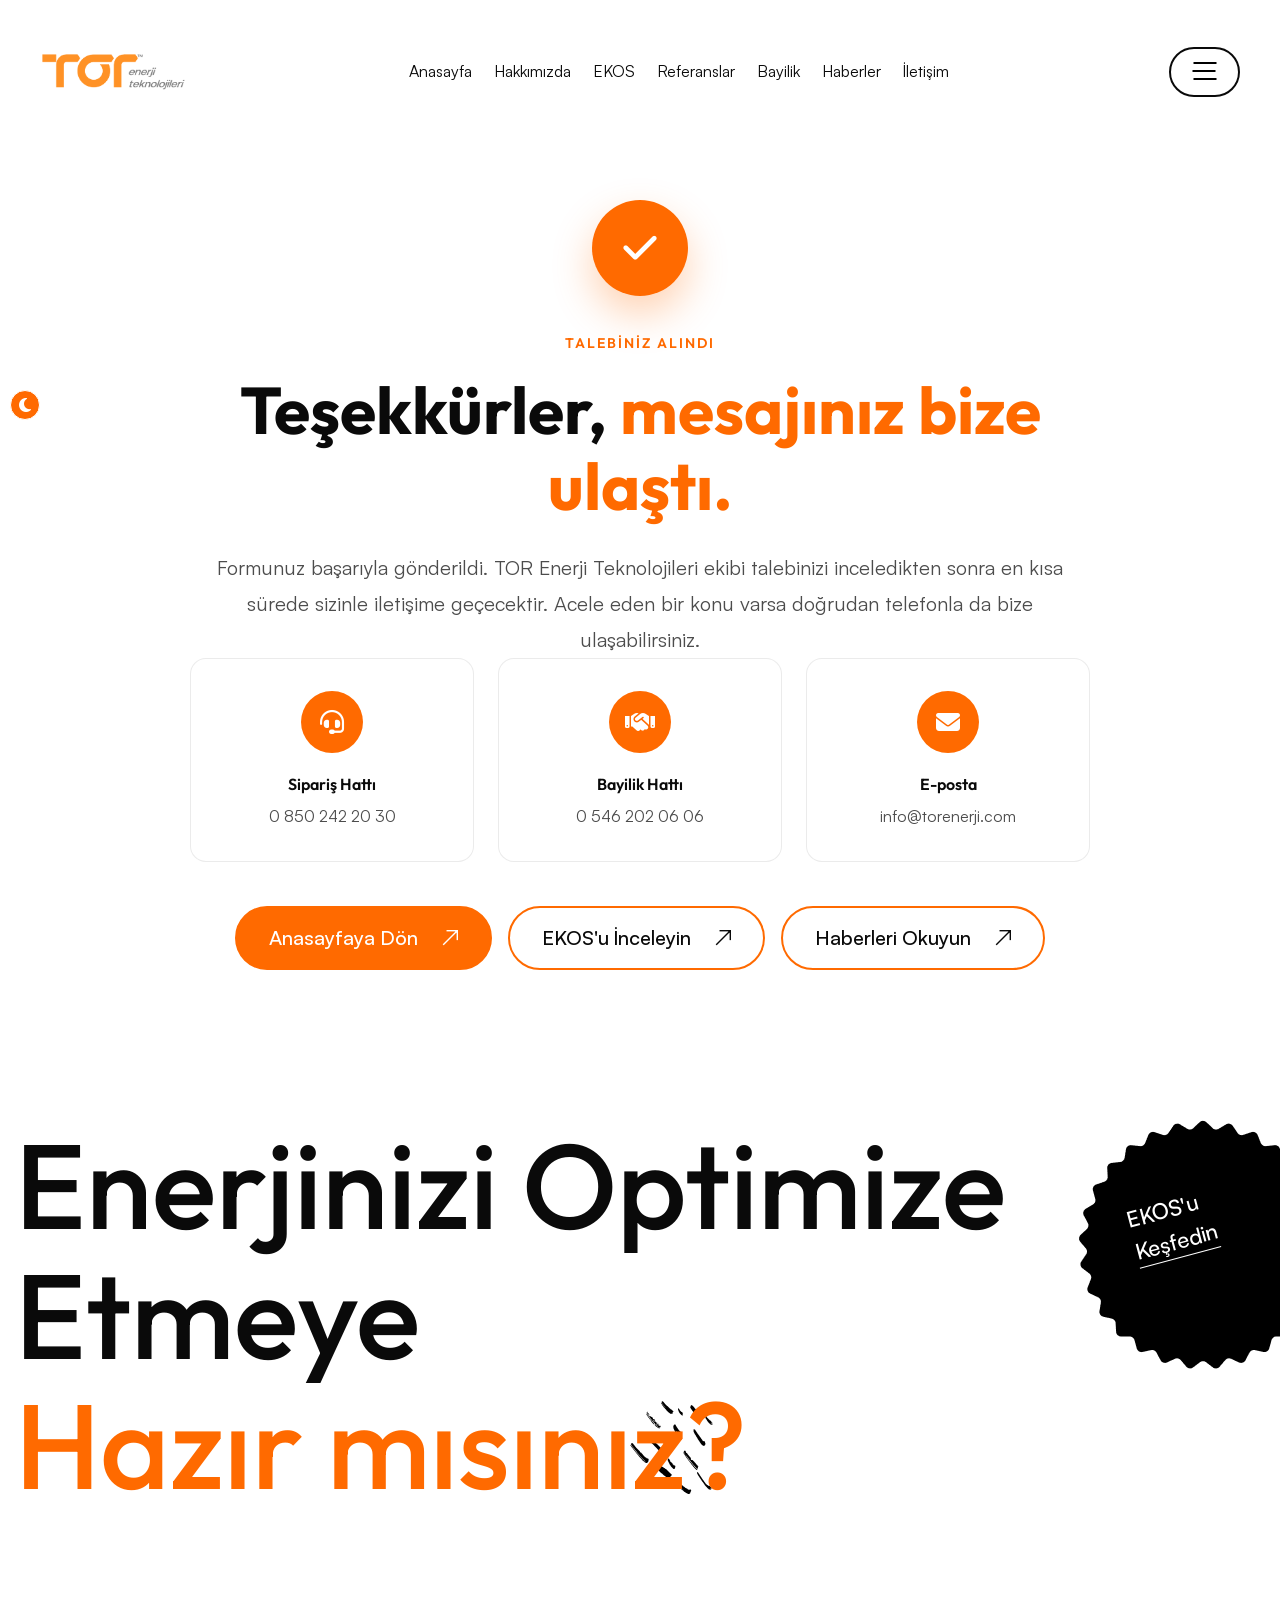
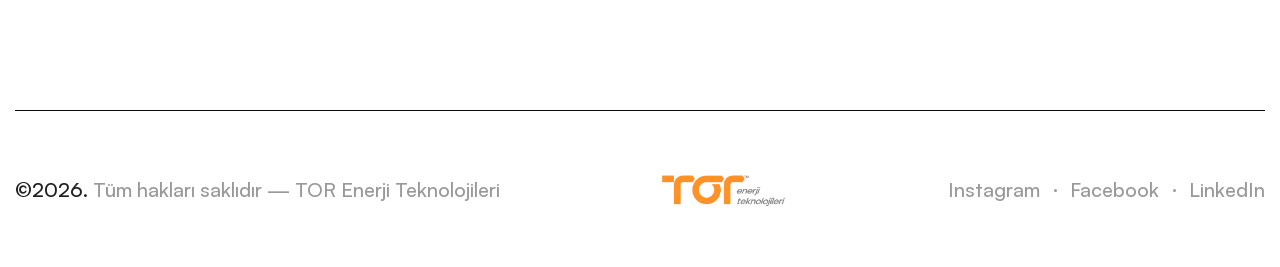
<file: thank-you.html>
<!DOCTYPE html>
<html lang="tr" class="no-js">

<head>
<meta charset="utf-8">
<meta http-equiv="X-UA-Compatible" content="IE=edge">
<meta name="viewport" content="width=device-width, initial-scale=1.0, maximum-scale=1.0, user-scalable=0">

<title>Teşekkürler | Talebiniz Alındı – TOR Enerji Teknolojileri</title>
<meta name="description" content="Talebiniz TOR Enerji Teknolojileri'ne başarıyla ulaştı. Ekibimiz en kısa sürede sizinle iletişime geçecektir.">
<meta name="robots" content="noindex, follow">

<!-- Fav Icon -->
<link rel="icon" href="assets/images/logo/tor-favicon.ico" type="image/x-icon">
<link rel="shortcut icon" href="assets/images/logo/tor-favicon.ico" type="image/x-icon">
<link rel="apple-touch-icon" sizes="180x180" href="assets/images/logo/apple-touch-icon.png">

<!-- Google Fonts -->
<link href="https://fonts.googleapis.com/css2?family=Outfit:wght@100;200;300;400;500;600;700;800;900&amp;display=swap" rel="stylesheet">

<!-- Stylesheets -->
<link href="assets/css/font-awesome-all.css" rel="stylesheet">
<link href="assets/css/flaticon.css" rel="stylesheet">
<link href="assets/css/owl.css" rel="stylesheet">
<link href="assets/css/bootstrap.css" rel="stylesheet">
<link href="assets/css/jquery.fancybox.min.css" rel="stylesheet">
<link href="assets/css/animate.css" rel="stylesheet">
<link href="assets/css/aos.css" rel="stylesheet">
<link href="assets/css/nice-select.css" rel="stylesheet">
<link href="assets/css/odometer.css" rel="stylesheet">
<link href="assets/css/elpath.css" rel="stylesheet">
<link href="assets/css/satoshi-font.css" id="jssDefault" rel="stylesheet">
<link href="assets/css/color.css" rel="stylesheet">
<link href="assets/css/darkmode.css" rel="stylesheet">
<link href="assets/css/style.css" rel="stylesheet">
<link href="assets/css/module-css/header.css" rel="stylesheet">
<link href="assets/css/module-css/footer.css" rel="stylesheet">
<link href="assets/css/module-css/service.css" rel="stylesheet">
<link href="assets/css/responsive.css" rel="stylesheet">

<link href="assets/css/tor-custom.css" rel="stylesheet">
</head>


<!-- page wrapper -->
<body>

    <div class="boxed_wrapper light_bg">

        <!-- mouse-pointer -->
        <div class="mouse-pointer" id="mouse-pointer"></div>
        <!-- mouse-pointer end -->


        <!-- demo-switch -->
        <div class="demo-switch">
            <div class="demo-dark-bg demo_switch"><button><i class="fas fa-moon"></i></button></div>
            <div class="demo-light-bg demo_switch"><button><i class="fas fa-sun"></i></button></div>
        </div>
        <!-- demo-switch end -->


        <!-- main header -->
        <header class="main-header">
            <!-- header-lower -->
            <div class="header-lower">
                <div class="outer-box">
                    <div class="logo-box">
                        <figure class="light-logo"><a href="index.html"><img src="assets/images/logo/tor-logo.png" alt="TOR Enerji Teknolojileri"></a></figure>
                        <figure class="dark-logo"><a href="index.html"><img src="assets/images/logo/tor-logo.png" alt="TOR Enerji Teknolojileri"></a></figure>
                    </div>
                    <div class="menu-area">
                        <nav class="main-menu navbar-expand-md navbar-light clearfix">
                            <div class="collapse navbar-collapse show clearfix" id="navbarSupportedContent">
                                <ul class="navigation clearfix">
                                    <li><a href="index.html">Anasayfa</a></li>
                                    <li><a href="about.html">Hakkımızda</a></li>
                                    <li><a href="service.html">EKOS</a></li>
                                    <li><a href="portfolio.html">Referanslar</a></li>
                                    <li class="dropdown"><a href="partner.html">Bayilik</a>
                                        <ul>
                                            <li><a href="partner.html">Bayilik ve Partner Programı</a></li>
                                            <li><a href="dealers.html">Yetkili Bayilerimiz</a></li>
                                        </ul>
                                    </li>
                                    <li><a href="blog.html">Haberler</a></li>
                                    <li><a href="contact.html">İletişim</a></li>
                                </ul>
                            </div>
                        </nav>
                    </div>
                    <div class="menu-right-content">
                        <div class="btn-box mr_20"><a href="contact.html"><span>Teklif Al</span></a></div>
                        <div class="mobile-nav-toggler">
                            <div class="hamburger">
                                <div class="hamburger__container">
                                    <div class="hamburger__inner"></div>
                                    <div class="hamburger__hidden"></div>
                                </div>
                            </div>
                        </div>
                    </div>
                </div>
            </div>


            <!--sticky Header-->
            <div class="sticky-header">
                <div class="outer-container">
                    <div class="outer-box">
                        <div class="logo-box">
                            <figure class="light-logo"><a href="index.html"><img src="assets/images/logo/tor-logo.png" alt="TOR Enerji Teknolojileri"></a></figure>
                            <figure class="dark-logo"><a href="index.html"><img src="assets/images/logo/tor-logo.png" alt="TOR Enerji Teknolojileri"></a></figure>
                        </div>
                        <div class="menu-area">
                            <nav class="main-menu clearfix">
                                <!--Keep This Empty / Menu will come through Javascript-->
                            </nav>
                        </div>
                        <div class="menu-right-content">
                            <div class="btn-box mr_20"><a href="contact.html"><span>Teklif Al</span></a></div>
                            <div class="mobile-nav-toggler">
                                <div class="hamburger">
                                    <div class="hamburger__container">
                                        <div class="hamburger__inner"></div>
                                        <div class="hamburger__hidden"></div>
                                    </div>
                                </div>
                            </div>
                        </div>
                    </div>
                </div>
            </div>
        </header>
        <!-- main-header end -->


        <!-- Mobile Menu  -->
        <div class="mobile-menu">
            <div class="menu-backdrop"></div>
            <div class="close-btn"><i class="fas fa-times"></i></div>

            <nav class="menu-box">
                <div class="nav-logo"><a href="index.html"><img src="assets/images/logo/tor-logo-white.png" alt="TOR Enerji Teknolojileri"></a></div>
                <div class="menu-outer"><!--Here Menu Will Come Automatically Via Javascript / Same Menu as in Header--></div>
                <div class="contact-info">
                    <h4>İletişim</h4>
                    <ul>
                        <li>www.torenerji.com</li>
                        <li><a href="tel:08502422030">0 850 242 20 30</a></li>
                        <li><a href="mailto:info@torenerji.com">info@torenerji.com</a></li>
                    </ul>
                </div>
            </nav>
        </div>
        <!-- End Mobile Menu -->


        <!-- thank-you -->
        <section class="tor-page-hero tor-thanks">
            <div class="large-container">
                <div class="tor-thanks-inner">
                    <div class="tor-thanks-check"><i class="fas fa-check"></i></div>
                    <span class="num">Talebiniz Alındı</span>
                    <h1>Teşekkürler, <span>mesajınız bize ulaştı.</span></h1>
                    <p>Formunuz başarıyla gönderildi. TOR Enerji Teknolojileri ekibi talebinizi inceledikten sonra
                       en kısa sürede sizinle iletişime geçecektir. Acele eden bir konu varsa doğrudan telefonla da
                       bize ulaşabilirsiniz.</p>

                    <ul class="tor-contact-row mt_50">
                        <li>
                            <div class="ic"><i class="fas fa-headset"></i></div>
                            <span>Sipariş Hattı</span>
                            <a href="tel:08502422030">0 850 242 20 30</a>
                        </li>
                        <li>
                            <div class="ic"><i class="fas fa-handshake"></i></div>
                            <span>Bayilik Hattı</span>
                            <a href="tel:05462020606">0 546 202 06 06</a>
                        </li>
                        <li>
                            <div class="ic"><i class="fas fa-envelope"></i></div>
                            <span>E-posta</span>
                            <a href="mailto:info@torenerji.com">info@torenerji.com</a>
                        </li>
                    </ul>

                    <div class="tor-btn-row tor-thanks-actions">
                        <a class="theme-btn" href="index.html"><span>Anasayfaya Dön</span></a>
                        <a class="theme-btn outline" href="service.html"><span>EKOS'u İnceleyin</span></a>
                        <a class="theme-btn outline" href="blog.html"><span>Haberleri Okuyun</span></a>
                    </div>
                </div>
            </div>
        </section>
        <!-- thank-you end -->


        <!-- footer -->
        <footer class="footer-style-eight service-one-footer pt_90">
            <div class="large-container">
                <div class="footer-top pb_200 p_relative">
                    <div class="shape float-bob-y" style="background-image: url(assets/images/shape/shape-141.png);"></div>
                    <div class="shape-2 float-bob-y" style="background-image: url(assets/images/shape/shape-142.png);"></div>
                    <h2>Enerjinizi Optimize Etmeye <span>Hazır mısınız?</span></h2>
                    <a href="service.html"><span>EKOS'u <br />Keşfedin</span></a>
                </div>
                <div class="footer-bottom">
                    <div class="bottom-inner">
                        <div class="copyright"><p><span>&copy;2026.</span> Tüm hakları saklıdır — TOR Enerji Teknolojileri</p></div>
                        <div class="logo-box">
                            <figure class="dark-logo"><a href="index.html"><img src="assets/images/logo/tor-logo.png" alt="TOR Enerji Teknolojileri"></a></figure>
                            <figure class="light-logo"><a href="index.html"><img src="assets/images/logo/tor-logo.png" alt="TOR Enerji Teknolojileri"></a></figure>
                        </div>
                        <ul class="social-links">
                            <li><a href="https://www.instagram.com/torenerji" target="_blank" rel="noopener" title="TOR Enerji Instagram">Instagram</a></li>
                            <li><a href="https://www.facebook.com/torenerji" target="_blank" rel="noopener" title="TOR Enerji Facebook">Facebook</a></li>
                            <li><a href="https://www.linkedin.com/company/toenerji" target="_blank" rel="noopener" title="TOR Enerji LinkedIn">LinkedIn</a></li>
                        </ul>
                    </div>
                </div>
            </div>
        </footer>
        <!-- main-footer end -->



        <!--Scroll to top-->
        <div class="scroll-to-top">
            <svg class="scroll-top-inner" viewBox="-1 -1 102 102">
                <path d="M50,1 a49,49 0 0,1 0,98 a49,49 0 0,1 0,-98" />
            </svg>
        </div>

    </div>


    <!-- jequery plugins -->
    <script src="assets/js/jquery.js"></script>
    <script src="assets/js/bootstrap.min.js"></script>
    <script src="assets/js/plugins.js"></script>
    <script src="assets/js/wow.js"></script>
    <script src="assets/js/aos.js"></script>
    <script src="assets/js/hamburger.js"></script>
    <script src="assets/js/lenis.min.js"></script>
    <script src="assets/js/scrolltop.min.js"></script>

    <!-- main-js -->
    <script src="assets/js/script.js"></script>

</body><!-- End of .page_wrapper -->
</html>
</file>
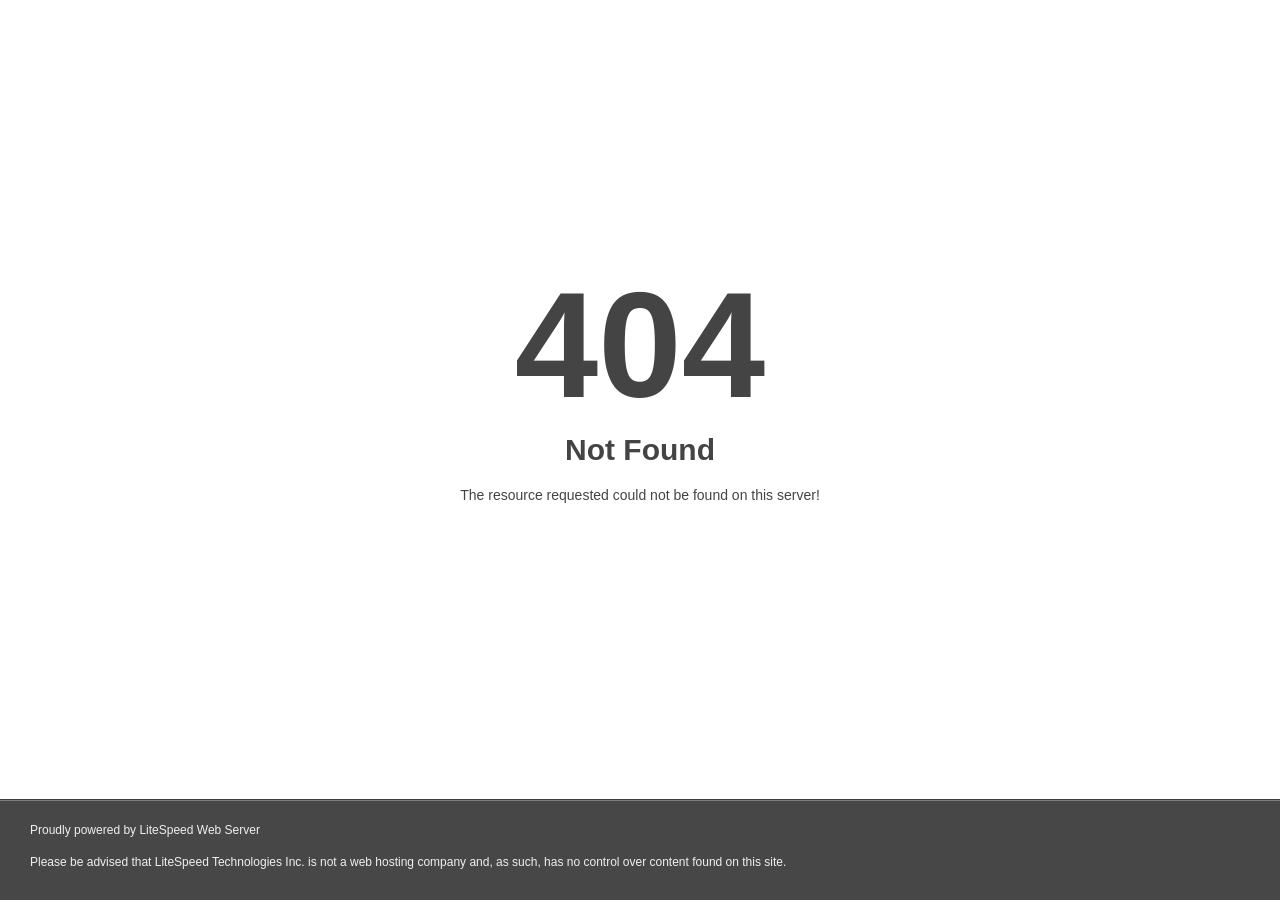
<file: assets/css/owl.video.play.html>
<!DOCTYPE html>
<html style="height:100%">
<head>
<meta name="viewport" content="width=device-width, initial-scale=1, shrink-to-fit=no" />
<title> 404 Not Found
</title><style>@media (prefers-color-scheme:dark){body{background-color:#000!important}}</style></head>
<body style="color: #444; margin:0;font: normal 14px/20px Arial, Helvetica, sans-serif; height:100%; background-color: #fff;">
<div style="height:auto; min-height:100%; ">     <div style="text-align: center; width:800px; margin-left: -400px; position:absolute; top: 30%; left:50%;">
        <h1 style="margin:0; font-size:150px; line-height:150px; font-weight:bold;">404</h1>
<h2 style="margin-top:20px;font-size: 30px;">Not Found
</h2>
<p>The resource requested could not be found on this server!</p>
</div></div><div style="color:#f0f0f0; font-size:12px;margin:auto;padding:0px 30px 0px 30px;position:relative;clear:both;height:100px;margin-top:-101px;background-color:#474747;border-top: 1px solid rgba(0,0,0,0.15);box-shadow: 0 1px 0 rgba(255, 255, 255, 0.3) inset;">
<br>Proudly powered by LiteSpeed Web Server<p>Please be advised that LiteSpeed Technologies Inc. is not a web hosting company and, as such, has no control over content found on this site.</p></div></body></html>
</file>
<file: assets/css/flaticon.css>
@font-face {
  font-family: 'icomoon';
  src:  url('../fonts/icomoon9a84.eot?tin97q');
  src:  url('../fonts/icomoon9a84.eot?tin97q#iefix') format('embedded-opentype'),
    url('../fonts/icomoon9a84.ttf?tin97q') format('truetype'),
    url('../fonts/icomoon9a84.woff?tin97q') format('woff'),
    url('../fonts/icomoon9a84.svg?tin97q#icomoon') format('svg');
  font-weight: normal;
  font-style: normal;
  font-display: block;
}

[class^="icon-"], [class*=" icon-"] {
  /* use !important to prevent issues with browser extensions that change fonts */
  font-family: 'icomoon' !important;
  speak: never;
  font-style: normal;
  font-weight: normal;
  font-variant: normal;
  text-transform: none;
  line-height: 1;

  /* Better Font Rendering =========== */
  -webkit-font-smoothing: antialiased;
  -moz-osx-font-smoothing: grayscale;
}

.icon-1:before {
  content: "\e900";
}
.icon-2:before {
  content: "\e901";
}
.icon-3:before {
  content: "\e902";
}
.icon-4:before {
  content: "\e903";
}
.icon-5:before {
  content: "\e904";
}
.icon-6:before {
  content: "\e905";
}
.icon-7:before {
  content: "\e906";
}
.icon-8:before {
  content: "\e907";
}
.icon-9:before {
  content: "\e908";
}
.icon-10:before {
  content: "\e909";
}
.icon-11:before {
  content: "\e90a";
}
.icon-12:before {
  content: "\e90b";
}
.icon-13:before {
  content: "\e90c";
}
.icon-14:before {
  content: "\e90d";
}
.icon-15:before {
  content: "\e90e";
}
.icon-16:before {
  content: "\e90f";
}
.icon-17:before {
  content: "\e910";
}
.icon-18:before {
  content: "\e911";
}
.icon-19:before {
  content: "\e912";
}
.icon-20:before {
  content: "\e913";
}
.icon-21:before {
  content: "\e914";
}
.icon-22:before {
  content: "\e915";
}
.icon-23:before {
  content: "\e916";
}
.icon-24:before {
  content: "\e917";
}
.icon-25:before {
  content: "\e918";
}
.icon-26:before {
  content: "\e919";
}
.icon-27:before {
  content: "\e91a";
}
.icon-28:before {
  content: "\e91b";
}
.icon-29:before {
  content: "\e91c";
}
.icon-30:before {
  content: "\e91d";
}
.icon-31:before {
  content: "\e91e";
}
.icon-32:before {
  content: "\e91f";
}
.icon-33:before {
  content: "\e920";
}
.icon-34:before {
  content: "\e921";
}
.icon-35:before {
  content: "\e922";
}
.icon-36:before {
  content: "\e923";
}
.icon-37:before {
  content: "\e924";
}
.icon-38:before {
  content: "\e925";
}
.icon-39:before {
  content: "\e926";
}
.icon-40:before {
  content: "\e927";
}
.icon-41:before {
  content: "\e928";
}
.icon-42:before {
  content: "\e929";
}
.icon-43:before {
  content: "\e92a";
}
.icon-44:before {
  content: "\e92b";
}
.icon-45:before {
  content: "\e92c";
}
.icon-46:before {
  content: "\e92d";
}
.icon-47:before {
  content: "\e92e";
}
</file>
<file: assets/css/nice-select.css>
.nice-select {
  -webkit-tap-highlight-color: transparent;
  background-color: #fff;
  border-radius: 5px;
  border: solid 1px #e8e8e8;
  box-sizing: border-box;
  clear: both;
  cursor: pointer;
  display: block;
  float: left;
  font-family: inherit;
  font-size: 14px;
  font-weight: normal;
  height: 42px;
  line-height: 40px;
  outline: none;
  padding-left: 18px;
  padding-right: 30px;
  position: relative;
  text-align: left !important;
  -webkit-transition: all 0.2s ease-in-out;
  transition: all 0.2s ease-in-out;
  -webkit-user-select: none;
     -moz-user-select: none;
      -ms-user-select: none;
          user-select: none;
  white-space: nowrap;
  width: auto; }
  .nice-select:hover {
    border-color: #dbdbdb; }
  .nice-select:active, .nice-select.open, .nice-select:focus {
    border-color: #999; }
  .nice-select.open .list {
    opacity: 1;
    pointer-events: auto;
    -webkit-transform: scale(1) translateY(0);
        -ms-transform: scale(1) translateY(0);
            transform: scale(1) translateY(0); }
  .nice-select.disabled {
    border-color: #ededed;
    color: #999;
    pointer-events: none; }
    .nice-select.disabled:after {
      border-color: #cccccc; }
  .nice-select.wide {
    width: 100%; }
    .nice-select.wide .list {
      left: 0 !important;
      right: 0 !important; }
  .nice-select.right {
    float: right; }
    .nice-select.right .list {
      left: auto;
      right: 0; }
  .nice-select.small {
    font-size: 12px;
    height: 36px;
    line-height: 34px; }
    .nice-select.small:after {
      height: 4px;
      width: 4px; }
    .nice-select.small .option {
      line-height: 34px;
      min-height: 34px; }
  .nice-select .list {
    background-color: #fff;
    border-radius: 5px;
    box-shadow: 0 0 0 1px rgba(68, 68, 68, 0.11);
    box-sizing: border-box;
    margin-top: 4px;
    opacity: 0;
    overflow: hidden;
    padding: 0;
    pointer-events: none;
    position: absolute;
    top: 100%;
    left: 0;
    -webkit-transform-origin: 50% 0;
        -ms-transform-origin: 50% 0;
            transform-origin: 50% 0;
    -webkit-transform: scale(0.75) translateY(-21px);
        -ms-transform: scale(0.75) translateY(-21px);
            transform: scale(0.75) translateY(-21px);
    -webkit-transition: all 0.2s cubic-bezier(0.5, 0, 0, 1.25), opacity 0.15s ease-out;
    transition: all 0.2s cubic-bezier(0.5, 0, 0, 1.25), opacity 0.15s ease-out;
    z-index: 9; }
    .nice-select .list:hover .option:not(:hover) {
      background-color: transparent !important; }
  .nice-select .option {
    cursor: pointer;
    font-weight: 400;
    line-height: 40px;
    list-style: none;
    min-height: 40px;
    outline: none;
    padding-left: 18px;
    padding-right: 29px;
    text-align: left;
    -webkit-transition: all 0.2s;
    transition: all 0.2s; }
    .nice-select .option:hover, .nice-select .option.focus, .nice-select .option.selected.focus {
      background-color: #f6f6f6; }
    .nice-select .option.selected {
      font-weight: bold; }
    .nice-select .option.disabled {
      background-color: transparent;
      color: #999;
      cursor: default; }

.no-csspointerevents .nice-select .list {
  display: none; }

.no-csspointerevents .nice-select.open .list {
  display: block; }
</file>
<file: assets/css/odometer.css>
.odometer.odometer-auto-theme,.odometer.odometer-theme-default{display:inline-block;vertical-align:middle;position:relative}.odometer.odometer-auto-theme .odometer-digit,.odometer.odometer-theme-default .odometer-digit{vertical-align:middle;position:relative}.odometer.odometer-auto-theme .odometer-digit .odometer-digit-spacer,.odometer.odometer-theme-default .odometer-digit .odometer-digit-spacer{display:inline-block;vertical-align:middle;visibility:hidden}.odometer.odometer-auto-theme .odometer-digit .odometer-digit-inner,.odometer.odometer-theme-default .odometer-digit .odometer-digit-inner{text-align:left;display:block;position:absolute;top:0;left:0;right:0;bottom:0;overflow:hidden}.odometer.odometer-auto-theme .odometer-digit .odometer-ribbon,.odometer.odometer-theme-default .odometer-digit .odometer-ribbon{display:block}.odometer.odometer-auto-theme .odometer-digit .odometer-ribbon-inner,.odometer.odometer-theme-default .odometer-digit .odometer-ribbon-inner{display:block;-webkit-backface-visibility:hidden}.odometer.odometer-auto-theme .odometer-digit .odometer-value,.odometer.odometer-theme-default .odometer-digit .odometer-value{display:block;-webkit-transform:translateZ(0)}.odometer.odometer-auto-theme .odometer-digit .odometer-value.odometer-last-value,.odometer.odometer-theme-default .odometer-digit .odometer-value.odometer-last-value{position:absolute}.odometer.odometer-auto-theme.odometer-animating-up .odometer-ribbon-inner,.odometer.odometer-theme-default.odometer-animating-up .odometer-ribbon-inner{-webkit-transition:-webkit-transform 2s;-moz-transition:-moz-transform 2s;-ms-transition:-ms-transform 2s;-o-transition:-o-transform 2s;transition:transform 2s}.odometer.odometer-auto-theme.odometer-animating-up.odometer-animating .odometer-ribbon-inner,.odometer.odometer-theme-default.odometer-animating-up.odometer-animating .odometer-ribbon-inner{-webkit-transform:translateY(-100%);-moz-transform:translateY(-100%);-ms-transform:translateY(-100%);-o-transform:translateY(-100%);transform:translateY(-100%)}.odometer.odometer-auto-theme.odometer-animating-down .odometer-ribbon-inner,.odometer.odometer-theme-default.odometer-animating-down .odometer-ribbon-inner{-webkit-transform:translateY(-100%);-moz-transform:translateY(-100%);-ms-transform:translateY(-100%);-o-transform:translateY(-100%);transform:translateY(-100%)}.odometer.odometer-auto-theme.odometer-animating-down.odometer-animating .odometer-ribbon-inner,.odometer.odometer-theme-default.odometer-animating-down.odometer-animating .odometer-ribbon-inner{-webkit-transition:-webkit-transform 2s;-moz-transition:-moz-transform 2s;-ms-transition:-ms-transform 2s;-o-transition:-o-transform 2s;transition:transform 2s;-webkit-transform:translateY(0);-moz-transform:translateY(0);-ms-transform:translateY(0);-o-transform:translateY(0);transform:translateY(0)}.odometer.odometer-auto-theme,.odometer.odometer-theme-default{}.odometer.odometer-auto-theme .odometer-value,.odometer.odometer-theme-default .odometer-value{text-align:center}
</file>
<file: assets/css/elpath.css>
/* Elementpath css */

/* 
el_01 
color
*/
.color_blue {
    color: #7f27d8;
}
.color_purple {
    color: #6f42c1;
}
.color_pink {
    color: #d63384;
}
.color_red {
    color: #dc3545;
}
.color_orange {
    color: #fd7e14;
}
.color_yellow {
    color: #ffc107;
}
.color_green {
    color: #198754;
}
.color_gray {
    color: #6c757d;
}
.color_gray_dark {
    color: #343a40;
}
.color_light {
    color: #f8f9fa;
}
.color_dark {
    color: #212529;
}
.color_black{
    color: #000000;
}

/* 
el_02 
background
*/
.bg_blue {
    background-color: #7f27d8;
}
.bg_purple {
    background-color: #6f42c1;
}
.bg_pink {
    background-color: #d63384;
}
.bg_red {
    background-color: #dc3545;
}
.bg_orange {
    background-color: #fd7e14;
}
.bg_yellow {
    background-color: #ffc107;
}
.bg_green {
    background-color: #198754;;
}
.bg_gray {
    background-color: #6c757d;
}
.bg_gray-dark {
    background-color: #343a40;
}
.bg_light {
    background-color: #f8f9fa;
}
.bg_dark {
    background-color: #212529;
}
.bg_cover {
    background-size: cover;
}
.bg_contain {
    background-size: contain;
}
.bg_fixed {
    background-attachment: fixed;
}
.bg_top {
    background-position: top;
}
.bg_right {
    background-position: right;
}
.bg_bottom {
    background-position: bottom;
}
.bg_left {
    background-position: left;
}
.bg_center {
    background-position: center;
}
/* 
el_03 
display
*/
.d_block {
    display: block;
}
.d_iblock {
    display: inline-block;
}
.d_flex {
    display: flex;
}
.d_table {
    display: table;
}
.d_tcell {
    display: table-cell;
}
.d_none {
    display: none;
}
/* 
el_04 
position
*/
.p_relative {
    position: relative;
}
.p_absolute {
    position: absolute;
}
.p_fixed {
    position: fixed;
}
/* 
el_05 
Border
*/
.border {
    border: 1px solid #ddd;
}
.border_top {
    border-top: 1px solid #ddd;
}
.border_right {
    border-right: 1px solid #ddd;
}
.border_bottom {
    border-bottom: 1px solid #ddd;
}
.border_left {
    border-left: 1px solid #ddd;
}
/* 
el_06 
Transition
*/
.tran_3 {
    transition: .3s;
}
.tran_4 {
    transition: .4s;
}
.tran_5 {
    transition: .5s;
}
/* 
el_07 
Font size
*/
.fs_0 {
    font-size: 0;
}
.fs_1 {
    font-size: 1px;
}
.fs_2 {
    font-size: 2px;
}
.fs_3 {
    font-size: 3px;
}
.fs_4 {
    font-size: 4px;
}
.fs_5 {
    font-size: 5px;
}
.fs_6 {
    font-size: 6px;
}
.fs_7 {
    font-size: 7px;
}
.fs_8 {
    font-size: 8px;
}
.fs_9 {
    font-size: 9px;
}
.fs_10 {
    font-size: 10px;
}
.fs_11 {
    font-size: 11px;
}
.fs_12 {
    font-size: 12px;
}
.fs_13 {
    font-size: 13px;
}
.fs_14 {
    font-size: 14px;
}
.fs_15 {
    font-size: 15px;
}
.fs_16 {
    font-size: 16px;
}
.fs_17 {
    font-size: 17px;
}
.fs_18 {
    font-size: 18px;
}
.fs_19 {
    font-size: 19px;
}
.fs_20 {
    font-size: 20px;
}
.fs_25 {
    font-size: 25px;
}
.fs_30 {
    font-size: 30px;
}
.fs_35 {
    font-size: 35px;
}
.fs_40 {
    font-size: 40px;
}
.fs_45 {
    font-size: 45px;
}
.fs_50 {
    font-size: 50px;
}
.fs_55 {
    font-size: 55px;
}
.fs_60 {
    font-size: 60px;
}
.fs_65 {
    font-size: 65px;
}
.fs_70 {
    font-size: 70px;
}
.fs_75 {
    font-size: 75px;
}
.fs_80 {
    font-size: 80px;
}
.fs_85 {
    font-size: 85px;
}
.fs_90 {
    font-size: 90px;
}
.fs_95 {
    font-size: 95px;
}
.fs_100 {
    font-size: 100px;
}
.fs_110 {
    font-size: 110px;
}
.fs_120 {
    font-size: 120px;
}
.fs_130 {
    font-size: 130px;
}
.fs_140 {
    font-size: 140px;
}
.fs_150 {
    font-size: 150px;
}
.fs_160 {
    font-size: 160px;
}
.fs_170 {
    font-size: 170px;
}
.fs_180 {
    font-size: 180px;
}
.fs_190 {
    font-size: 190px;
}
.fs_200 {
    font-size: 200px;
}
/* 
el_08 
Font wieght
*/
.fw_light {
    font-weight: 300;
}
.fw_normal {
    font-weight: 400;
}
.fw_medium {
    font-weight: 500;
}
.fw_sbold {
    font-weight: 600;
}
.fw_bold {
    font-weight: 700;
}
.fw_exbold {
    font-weight: 800;
}
/* 
el_09 
Float
*/
.float_left {
    float: left;
}
.float_right {
    float: right;
}
/* 
el_10 
Width
*/
.w_0 {
    width: 0;
}
.w_1 {
    width: 1px;
}
.w_2 {
    width: 2px;
}
.w_3 {
    width: 3px;
}
.w_4 {
    width: 4px;
}
.w_5 {
    width: 5px;
}
.w_6 {
    width: 6px;
}
.w_7 {
    width: 7px;
}
.w_8 {
    width: 8px;
}
.w_9 {
    width: 9px;
}
.w_10 {
    width: 10px;
}
.w_11 {
    width: 11px;
}
.w_12 {
    width: 12px;
}
.w_13 {
    width: 13px;
}
.w_14 {
    width: 14px;
}
.w_15 {
    width: 15px;
}
.w_16 {
    width: 16px;
}
.w_17 {
    width: 17px;
}
.w_18 {
    width: 18px;
}
.w_19 {
    width: 19px;
}
.w_20 {
    width: 20px;
}
.w_25 {
    width: 25px;
}
.w_30 {
    width: 30px;
}
.w_35 {
    width: 35px;
}
.w_40 {
    width: 40px;
}
.w_45 {
    width: 45px;
}
.w_50 {
    width: 50px;
}
.w_55 {
    width: 55px;
}
.w_60 {
    width: 60px;
}
.w_65 {
    width: 65px;
}
.w_70 {
    width: 70px;
}
.w_75 {
    width: 75px;
}
.w_80 {
    width: 80px;
}
.w_85 {
    width: 85px;
}
.w_90 {
    width: 90px;
}
.w_95 {
    width: 95px;
}
.w_100 {
    width: 100px;
}
.w_110 {
    width: 110px;
}
.w_120 {
    width: 120px;
}
.w_130 {
    width: 130px;
}
.w_140 {
    width: 140px;
}
.w_150 {
    width: 150px;
}
.w_160 {
    width: 160px;
}
.w_170 {
    width: 170px;
}
.w_180 {
    width: 180px;
}
.w_190 {
    width: 190px;
}
.w_200 {
    width: 200px;
}
.mw_0 {
    max-width: 0;
}
.mw_1 {
    max-width: 1px;
}
.mw_2 {
    max-width: 2px;
}
.mw_3 {
    max-width: 3px;
}
.mw_4 {
    max-width: 4px;
}
.mw_5 {
    max-width: 5px;
}
.mw_6 {
    max-width: 6px;
}
.mw_7 {
    max-width: 7px;
}
.mw_8 {
    max-width: 8px;
}
.mw_9 {
    max-width: 9px;
}
.mw_10 {
    max-width: 10px;
}
.mw_11 {
    max-width: 11px;
}
.mw_12 {
    max-width: 12px;
}
.mw_13 {
    max-width: 13px;
}
.mw_14 {
    max-width: 14px;
}
.mw_15 {
    max-width: 15px;
}
.mw_16 {
    max-width: 16px;
}
.mw_17 {
    max-width: 17px;
}
.mw_18 {
    max-width: 18px;
}
.mw_19 {
    max-width: 19px;
}
.mw_20 {
    max-width: 20px;
}
.mw_25 {
    max-width: 25px;
}
.mw_30 {
    max-width: 30px;
}
.mw_35 {
    max-width: 35px;
}
.mw_40 {
    max-width: 40px;
}
.mw_45 {
    max-width: 45px;
}
.mw_50 {
    max-width: 50px;
}
.mw_55 {
    max-width: 55px;
}
.mw_60 {
    max-width: 60px;
}
.mw_65 {
    max-width: 65px;
}
.mw_70 {
    max-width: 70px;
}
.mw_75 {
    max-width: 75px;
}
.mw_80 {
    max-width: 80px;
}
.mw_85 {
    max-width: 85px;
}
.mw_90 {
    max-width: 90px;
}
.mw_95 {
    max-width: 95px;
}
.mw_100 {
    max-width: 100px;
}
.mw_110 {
    max-width: 110px;
}
.mw_120 {
    max-width: 120px;
}
.mw_130 {
    max-width: 130px;
}
.mw_140 {
    max-width: 140px;
}
.mw_150 {
    max-width: 150px;
}
.mw_160 {
    max-width: 160px;
}
.mw_170 {
    max-width: 170px;
}
.mw_180 {
    max-width: 180px;
}
.mw_190 {
    max-width: 190px;
}
.mw_200 {
    max-width: 200px;
}
/* 
el_11
height
*/
.h_0 {
    height: 0;
}
.h_1 {
    height: 1px;
}
.h_2 {
    height: 2px;
}
.h_3 {
    height: 3px;
}
.h_4 {
    height: 4px;
}
.h_5 {
    height: 5px;
}
.h_6 {
    height: 6px;
}
.h_7 {
    height: 7px;
}
.h_8 {
    height: 8px;
}
.h_9 {
    height: 9px;
}
.h_10 {
    height: 10px;
}
.h_11 {
    height: 11px;
}
.h_12 {
    height: 12px;
}
.h_13 {
    height: 13px;
}
.h_14 {
    height: 14px;
}
.h_15 {
    height: 15px;
}
.h_16 {
    height: 16px;
}
.h_17 {
    height: 17px;
}
.h_18 {
    height: 18px;
}
.h_19 {
    height: 19px;
}
.h_20 {
    height: 20px;
}
.h_25 {
    height: 25px;
}
.h_30 {
    height: 30px;
}
.h_35 {
    height: 35px;
}
.h_40 {
    height: 40px;
}
.h_45 {
    height: 45px;
}
.h_50 {
    height: 50px;
}
.h_55 {
    height: 55px;
}
.h_60 {
    height: 60px;
}
.h_65 {
    height: 65px;
}
.h_70 {
    height: 70px;
}
.h_75 {
    height: 75px;
}
.h_80 {
    height: 80px;
}
.h_85 {
    height: 85px;
}
.h_90 {
    height: 90px;
}
.h_95 {
    height: 95px;
}
.h_100 {
    height: 100px;
}
.h_110 {
    height: 110px;
}
.h_120 {
    height: 120px;
}
.h_130 {
    height: 130px;
}
.h_140 {
    height: 140px;
}
.h_150 {
    height: 150px;
}
.h_160 {
    height: 160px;
}
.h_170 {
    height: 170px;
}
.h_180 {
    height: 180px;
}
.h_190 {
    height: 190px;
}
.h_200 {
    height: 200px;
}
.mh_0 {
    max-height: 0;
}
.mh_1 {
    max-height: 1px;
}
.mh_2 {
    max-height: 2px;
}
.mh_3 {
    max-height: 3px;
}
.mh_4 {
    max-height: 4px;
}
.mh_5 {
    max-height: 5px;
}
.mh_6 {
    max-height: 6px;
}
.mh_7 {
    max-height: 7px;
}
.mh_8 {
    max-height: 8px;
}
.mh_9 {
    max-height: 9px;
}
.mh_10 {
    max-height: 10px;
}
.mh_11 {
    max-height: 11px;
}
.mh_12 {
    max-height: 12px;
}
.mh_13 {
    max-height: 13px;
}
.mh_14 {
    max-height: 14px;
}
.mh_15 {
    max-height: 15px;
}
.mh_16 {
    max-height: 16px;
}
.mh_17 {
    max-height: 17px;
}
.mh_18 {
    max-height: 18px;
}
.mh_19 {
    max-height: 19px;
}
.mh_20 {
    max-height: 20px;
}
.mh_25 {
    max-height: 25px;
}
.mh_30 {
    max-height: 30px;
}
.mh_35 {
    max-height: 35px;
}
.mh_40 {
    max-height: 40px;
}
.mh_45 {
    max-height: 45px;
}
.mh_50 {
    max-height: 50px;
}
.mh_55 {
    max-height: 55px;
}
.mh_60 {
    max-height: 60px;
}
.mh_65 {
    max-height: 65px;
}
.mh_70 {
    max-height: 70px;
}
.mh_75 {
    max-height: 75px;
}
.mh_80 {
    max-height: 80px;
}
.mh_85 {
    max-height: 85px;
}
.mh_90 {
    max-height: 90px;
}
.mh_95 {
    max-height: 95px;
}
.mh_100 {
    max-height: 100px;
}
.mh_110 {
    max-height: 110px;
}
.mh_120 {
    max-height: 120px;
}
.mh_130 {
    max-height: 130px;
}
.mh_140 {
    max-height: 140px;
}
.mh_150 {
    max-height: 150px;
}
.mh_160 {
    max-height: 160px;
}
.mh_170 {
    max-height: 170px;
}
.mh_180 {
    max-height: 180px;
}
.mh_190 {
    max-height: 190px;
}
.mh_200 {
    max-height: 200px;
}
/* 
el_12
Line height
*/
.lh_0 {
    line-height: 0;
}
.lh_1 {
    line-height: 1px;
}
.lh_2 {
    line-height: 2px;
}
.lh_3 {
    line-height: 3px;
}
.lh_4 {
    line-height: 4px;
}
.lh_5 {
    line-height: 5px;
}
.lh_6 {
    line-height: 6px;
}
.lh_7 {
    line-height: 7px;
}
.lh_8 {
    line-height: 8px;
}
.lh_9 {
    line-height: 9px;
}
.lh_10 {
    line-height: 10px;
}
.lh_11 {
    line-height: 11px;
}
.lh_12 {
    line-height: 12px;
}
.lh_13 {
    line-height: 13px;
}
.lh_14 {
    line-height: 14px;
}
.lh_15 {
    line-height: 15px;
}
.lh_16 {
    line-height: 16px;
}
.lh_17 {
    line-height: 17px;
}
.lh_18 {
    line-height: 18px;
}
.lh_19 {
    line-height: 19px;
}
.lh_20 {
    line-height: 20px;
}
.lh_25 {
    line-height: 25px;
}
.lh_30 {
    line-height: 30px;
}
.lh_35 {
    line-height: 35px;
}
.lh_40 {
    line-height: 40px;
}
.lh_45 {
    line-height: 45px;
}
.lh_50 {
    line-height: 50px;
}
.lh_55 {
    line-height: 55px;
}
.lh_60 {
    line-height: 60px;
}
.lh_65 {
    line-height: 65px;
}
.lh_70 {
    line-height: 70px;
}
.lh_75 {
    line-height: 75px;
}
.lh_80 {
    line-height: 80px;
}
.lh_85 {
    line-height: 85px;
}
.lh_90 {
    line-height: 90px;
}
.lh_95 {
    line-height: 95px;
}
.lh_100 {
    line-height: 100px;
}
.lh_110 {
    line-height: 110px;
}
.lh_120 {
    line-height: 120px;
}
.lh_130 {
    line-height: 130px;
}
.lh_140 {
    line-height: 140px;
}
.lh_150 {
    line-height: 150px;
}
.lh_160 {
    line-height: 160px;
}
.lh_170 {
    line-height: 170px;
}
.lh_180 {
    line-height: 180px;
}
.lh_190 {
    line-height: 190px;
}
.lh_200 {
    line-height: 200px;
}
/* 
el_13
Margin
*/
.m_0 {
    margin: 0;
}
.m_1 {
    margin: 1px;
}
.m_2 {
    margin: 2px;
}
.m_3 {
    margin: 3px;
}
.m_4 {
    margin: 4px;
}
.m_5 {
    margin: 5px;
}
.m_6 {
    margin: 6px;
}
.m_7 {
    margin: 7px;
}
.m_8 {
    margin: 8px;
}
.m_9 {
    margin: 9px;
}
.m_10 {
    margin: 10px;
}
.m_11 {
    margin: 11px;
}
.m_12 {
    margin: 12px;
}
.m_13 {
    margin: 13px;
}
.m_14 {
    margin: 14px;
}
.m_15 {
    margin: 15px;
}
.m_16 {
    margin: 16px;
}
.m_17 {
    margin: 17px;
}
.m_18 {
    margin: 18px;
}
.m_19 {
    margin: 19px;
}
.m_20 {
    margin: 20px;
}
.m_25 {
    margin: 25px;
}
.m_30 {
    margin: 30px;
}
.m_35 {
    margin: 35px;
}
.m_40 {
    margin: 40px;
}
.m_45 {
    margin: 45px;
}
.m_50 {
    margin: 50px;
}
.m_55 {
    margin: 55px;
}
.m_60 {
    margin: 60px;
}
.m_65 {
    margin: 65px;
}
.m_70 {
    margin: 70px;
}
.m_75 {
    margin: 75px;
}
.m_80 {
    margin: 80px;
}
.m_85 {
    margin: 85px;
}
.m_90 {
    margin: 90px;
}
.m_95 {
    margin: 95px;
}
.m_100 {
    margin: 100px;
}
.m_110 {
    margin: 110px;
}
.m_120 {
    margin: 120px;
}
.m_130 {
    margin: 130px;
}
.m_140 {
    margin: 140px;
}
.m_150 {
    margin: 150px;
}
.m_160 {
    margin: 160px;
}
.m_170 {
    margin: 170px;
}
.m_180 {
    margin: 180px;
}
.m_190 {
    margin: 190px;
}
.m_200 {
    margin: 200px;
}
.mx_0 {
    margin-left: 0;
    margin-right: 0;
}
.mx_1 {
    margin-left: 1px;
    margin-right: 1px;
}
.mx_2 {
    margin-left: 2px;
    margin-right: 2px;
}
.mx_3 {
    margin-left: 3px;
    margin-right: 3px;
}
.mx_4 {
    margin-left: 4px;
    margin-right: 4px;
}
.mx_5 {
    margin-left: 5px;
    margin-right: 5px;
}
.mx_6 {
    margin-left: 6px;
    margin-right: 6px;
}
.mx_7 {
    margin-left: 7px;
    margin-right: 7px;
}
.mx_8 {
    margin-left: 8px;
    margin-right: 8px;
}
.mx_9 {
    margin-left: 9px;
    margin-right: 9px;
}
.mx_10 {
    margin-left: 10px;
    margin-right: 10px;
}
.mx_11 {
    margin-left: 11px;
    margin-right: 11px;
}
.mx_12 {
    margin-left: 12px;
    margin-right: 12px;
}
.mx_13 {
    margin-left: 13px;
    margin-right: 13px;
}
.mx_14 {
    margin-left: 14px;
    margin-right: 14px;
}
.mx_15 {
    margin-left: 15px;
    margin-right: 15px;
}
.mx_16 {
    margin-left: 16px;
    margin-right: 16px;
}
.mx_17 {
    margin-left: 17px;
    margin-right: 17px;
}
.mx_18 {
    margin-left: 18px;
    margin-right: 18px;
}
.mx_19 {
    margin-left: 19px;
    margin-right: 19px;
}
.mx_20 {
    margin-left: 20px;
    margin-right: 20px;
}
.mx_25 {
    margin-left: 25px;
    margin-right: 25px;
}
.mx_30 {
    margin-left: 30px;
    margin-right: 30px;
}
.mx_35 {
    margin-left: 35px;
    margin-right: 35px;
}
.mx_40 {
    margin-left: 40px;
    margin-right: 40px;
}
.mx_45 {
    margin-left: 45px;
    margin-right: 45px;
}
.mx_50 {
    margin-left: 50px;
    margin-right: 50px;
}
.mx_55 {
    margin-left: 55px;
    margin-right: 55px;
}
.mx_60 {
    margin-left: 60px;
    margin-right: 60px;
}
.mx_65 {
    margin-left: 65px;
    margin-right: 65px;
}
.mx_70 {
    margin-left: 70px;
    margin-right: 70px;
}
.mx_75 {
    margin-left: 75px;
    margin-right: 75px;
}
.mx_80 {
    margin-left: 80px;
    margin-right: 80px;
}
.mx_85 {
    margin-left: 85px;
    margin-right: 85px;
}
.mx_90 {
    margin-left: 90px;
    margin-right: 90px;
}
.mx_95 {
    margin-left: 95px;
    margin-right: 95px;
}
.mx_100 {
    margin-left: 100px;
    margin-right: 100px;
}
.mx_110 {
    margin-left: 110px;
    margin-right: 110px;
}
.mx_120 {
    margin-left: 120px;
    margin-right: 120px;
}
.mx_130 {
    margin-left: 130px;
    margin-right: 130px;
}
.mx_140 {
    margin-left: 140px;
    margin-right: 140px;
}
.mx_150 {
    margin-left: 150px;
    margin-right: 150px;
}
.mx_160 {
    margin-left: 160px;
    margin-right: 160px;
}
.mx_170 {
    margin-left: 170px;
    margin-right: 170px;
}
.mx_180 {
    margin-left: 180px;
    margin-right: 180px;
}
.mx_190 {
    margin-left: 190px;
    margin-right: 190px;
}
.mx_200 {
    margin-left: 200px;
    margin-right: 200px;
}
.my_0 {
    margin-top: 0;
    margin-bottom: 0;
}
.my_1 {
    margin-top: 1px;
    margin-bottom: 1px;
}
.my_2 {
    margin-top: 2px;
    margin-bottom: 2px;
}
.my_3 {
    margin-top: 3px;
    margin-bottom: 3px;
}
.my_4 {
    margin-top: 4px;
    margin-bottom: 4px;
}
.my_5 {
    margin-top: 5px;
    margin-bottom: 5px;
}
.my_6 {
    margin-top: 6px;
    margin-bottom: 6px;
}
.my_7 {
    margin-top: 7px;
    margin-bottom: 7px;
}
.my_8 {
    margin-top: 8px;
    margin-bottom: 8px;
}
.my_9 {
    margin-top: 9px;
    margin-bottom: 9px;
}
.my_10 {
    margin-top: 10px;
    margin-bottom: 10px;
}
.my_11 {
    margin-top: 11px;
    margin-bottom: 11px;
}
.my_12 {
    margin-top: 12px;
    margin-bottom: 12px;
}
.my_13 {
    margin-top: 13px;
    margin-bottom: 13px;
}
.my_14 {
    margin-top: 14px;
    margin-bottom: 14px;
}
.my_15 {
    margin-top: 15px;
    margin-bottom: 15px;
}
.my_16 {
    margin-top: 16px;
    margin-bottom: 16px;
}
.my_17 {
    margin-top: 17px;
    margin-bottom: 17px;
}
.my_18 {
    margin-top: 18px;
    margin-bottom: 18px;
}
.my_19 {
    margin-top: 19px;
    margin-bottom: 19px;
}
.my_20 {
    margin-top: 20px;
    margin-bottom: 20px;
}
.my_25 {
    margin-top: 25px;
    margin-bottom: 25px;
}
.my_30 {
    margin-top: 30px;
    margin-bottom: 30px;
}
.my_35 {
    margin-top: 35px;
    margin-bottom: 35px;
}
.my_40 {
    margin-top: 40px;
    margin-bottom: 40px;
}
.my_45 {
    margin-top: 45px;
    margin-bottom: 45px;
}
.my_50 {
    margin-top: 50px;
    margin-bottom: 50px;
}
.my_55 {
    margin-top: 55px;
    margin-bottom: 55px;
}
.my_60 {
    margin-top: 60px;
    margin-bottom: 60px;
}
.my_65 {
    margin-top: 65px;
    margin-bottom: 65px;
}
.my_70 {
    margin-top: 70px;
    margin-bottom: 70px;
}
.my_75 {
    margin-top: 75px;
    margin-bottom: 75px;
}
.my_80 {
    margin-top: 80px;
    margin-bottom: 80px;
}
.my_85 {
    margin-top: 85px;
    margin-bottom: 85px;
}
.my_90 {
    margin-top: 90px;
    margin-bottom: 90px;
}
.my_95 {
    margin-top: 95px;
    margin-bottom: 95px;
}
.my_100 {
    margin-top: 100px;
    margin-bottom: 100px;
}
.my_110 {
    margin-top: 110px;
    margin-bottom: 110px;
}
.my_120 {
    margin-top: 120px;
    margin-bottom: 120px;
}
.my_130 {
    margin-top: 130px;
    margin-bottom: 130px;
}
.my_140 {
    margin-top: 140px;
    margin-bottom: 140px;
}
.my_150 {
    margin-top: 150px;
    margin-bottom: 150px;
}
.my_160 {
    margin-top: 160px;
    margin-bottom: 160px;
}
.my_170 {
    margin-top: 170px;
    margin-bottom: 170px;
}
.my_180 {
    margin-top: 180px;
    margin-bottom: 180px;
}
.my_190 {
    margin-top: 190px;
    margin-bottom: 190px;
}
.my_200 {
    margin-top: 200px;
    margin-bottom: 200px;
}
.mt_0 {
    margin-top: 0;
}
.mt_1 {
    margin-top: 1px;
}
.mt_2 {
    margin-top: 2px;
}
.mt_3 {
    margin-top: 3px;
}
.mt_4 {
    margin-top: 4px;
}
.mt_5 {
    margin-top: 5px;
}
.mt_6 {
    margin-top: 6px;
}
.mt_7 {
    margin-top: 7px;
}
.mt_8 {
    margin-top: 8px;
}
.mt_9 {
    margin-top: 9px;
}
.mt_10 {
    margin-top: 10px;
}
.mt_11 {
    margin-top: 11px;
}
.mt_12 {
    margin-top: 12px;
}
.mt_13 {
    margin-top: 13px;
}
.mt_14 {
    margin-top: 14px;
}
.mt_15 {
    margin-top: 15px;
}
.mt_16 {
    margin-top: 16px;
}
.mt_17 {
    margin-top: 17px;
}
.mt_18 {
    margin-top: 18px;
}
.mt_19 {
    margin-top: 19px;
}
.mt_20 {
    margin-top: 20px;
}
.mt_25 {
    margin-top: 25px;
}
.mt_30 {
    margin-top: 30px;
}
.mt_35 {
    margin-top: 35px;
}
.mt_40 {
    margin-top: 40px;
}
.mt_45 {
    margin-top: 45px;
}
.mt_50 {
    margin-top: 50px;
}
.mt_55 {
    margin-top: 55px;
}
.mt_60 {
    margin-top: 60px;
}
.mt_65 {
    margin-top: 65px;
}
.mt_70 {
    margin-top: 70px;
}
.mt_75 {
    margin-top: 75px;
}
.mt_80 {
    margin-top: 80px;
}
.mt_85 {
    margin-top: 85px;
}
.mt_90 {
    margin-top: 90px;
}
.mt_95 {
    margin-top: 95px;
}
.mt_100 {
    margin-top: 100px;
}
.mt_110 {
    margin-top: 110px;
}
.mt_120 {
    margin-top: 120px;
}
.mt_130 {
    margin-top: 130px;
}
.mt_140 {
    margin-top: 140px;
}
.mt_150 {
    margin-top: 150px;
}
.mt_160 {
    margin-top: 160px;
}
.mt_170 {
    margin-top: 170px;
}
.mt_180 {
    margin-top: 180px;
}
.mt_190 {
    margin-top: 190px;
}
.mt_200 {
    margin-top: 200px;
}
.mr_0 {
    margin-right: 0;
}
.mr_1 {
    margin-right: 1px;
}
.mr_2 {
    margin-right: 2px;
}
.mr_3 {
    margin-right: 3px;
}
.mr_4 {
    margin-right: 4px;
}
.mr_5 {
    margin-right: 5px;
}
.mr_6 {
    margin-right: 6px;
}
.mr_7 {
    margin-right: 7px;
}
.mr_8 {
    margin-right: 8px;
}
.mr_9 {
    margin-right: 9px;
}
.mr_10 {
    margin-right: 10px;
}
.mr_11 {
    margin-right: 11px;
}
.mr_12 {
    margin-right: 12px;
}
.mr_13 {
    margin-right: 13px;
}
.mr_14 {
    margin-right: 14px;
}
.mr_15 {
    margin-right: 15px;
}
.mr_16 {
    margin-right: 16px;
}
.mr_17 {
    margin-right: 17px;
}
.mr_18 {
    margin-right: 18px;
}
.mr_19 {
    margin-right: 19px;
}
.mr_20 {
    margin-right: 20px;
}
.mr_25 {
    margin-right: 25px;
}
.mr_30 {
    margin-right: 30px;
}
.mr_35 {
    margin-right: 35px;
}
.mr_40 {
    margin-right: 40px;
}
.mr_45 {
    margin-right: 45px;
}
.mr_50 {
    margin-right: 50px;
}
.mr_55 {
    margin-right: 55px;
}
.mr_60 {
    margin-right: 60px;
}
.mr_65 {
    margin-right: 65px;
}
.mr_70 {
    margin-right: 70px;
}
.mr_75 {
    margin-right: 75px;
}
.mr_80 {
    margin-right: 80px;
}
.mr_85 {
    margin-right: 85px;
}
.mr_90 {
    margin-right: 90px;
}
.mr_95 {
    margin-right: 95px;
}
.mr_100 {
    margin-right: 100px;
}
.mr_110 {
    margin-right: 110px;
}
.mr_120 {
    margin-right: 120px;
}
.mr_130 {
    margin-right: 130px;
}
.mr_140 {
    margin-right: 140px;
}
.mr_150 {
    margin-right: 150px;
}
.mr_160 {
    margin-right: 160px;
}
.mr_170 {
    margin-right: 170px;
}
.mr_180 {
    margin-right: 180px;
}
.mr_190 {
    margin-right: 190px;
}
.mr_200 {
    margin-right: 200px;
}
.mb_0 {
    margin-bottom: 0;
}
.mb_1 {
    margin-bottom: 1px;
}
.mb_2 {
    margin-bottom: 2px;
}
.mb_3 {
    margin-bottom: 3px;
}
.mb_4 {
    margin-bottom: 4px;
}
.mb_5 {
    margin-bottom: 5px;
}
.mb_6 {
    margin-bottom: 6px;
}
.mb_7 {
    margin-bottom: 7px;
}
.mb_8 {
    margin-bottom: 8px;
}
.mb_9 {
    margin-bottom: 9px;
}
.mb_10 {
    margin-bottom: 10px;
}
.mb_11 {
    margin-bottom: 11px;
}
.mb_12 {
    margin-bottom: 12px;
}
.mb_13 {
    margin-bottom: 13px;
}
.mb_14 {
    margin-bottom: 14px;
}
.mb_15 {
    margin-bottom: 15px;
}
.mb_16 {
    margin-bottom: 16px;
}
.mb_17 {
    margin-bottom: 17px;
}
.mb_18 {
    margin-bottom: 18px;
}
.mb_19 {
    margin-bottom: 19px;
}
.mb_20 {
    margin-bottom: 20px;
}
.mb_25 {
    margin-bottom: 25px;
}
.mb_30 {
    margin-bottom: 30px;
}
.mb_35 {
    margin-bottom: 35px;
}
.mb_40 {
    margin-bottom: 40px;
}
.mb_45 {
    margin-bottom: 45px;
}
.mb_50 {
    margin-bottom: 50px;
}
.mb_55 {
    margin-bottom: 55px;
}
.mb_60 {
    margin-bottom: 60px;
}
.mb_65 {
    margin-bottom: 65px;
}
.mb_70 {
    margin-bottom: 70px;
}
.mb_75 {
    margin-bottom: 75px;
}
.mb_80 {
    margin-bottom: 80px;
}
.mb_85 {
    margin-bottom: 85px;
}
.mb_90 {
    margin-bottom: 90px;
}
.mb_95 {
    margin-bottom: 95px;
}
.mb_100 {
    margin-bottom: 100px;
}
.mb_110 {
    margin-bottom: 110px;
}
.mb_120 {
    margin-bottom: 120px;
}
.mb_130 {
    margin-bottom: 130px;
}
.mb_140 {
    margin-bottom: 140px;
}
.mb_150 {
    margin-bottom: 150px;
}
.mb_160 {
    margin-bottom: 160px;
}
.mb_170 {
    margin-bottom: 170px;
}
.mb_180 {
    margin-bottom: 180px;
}
.mb_190 {
    margin-bottom: 190px;
}
.mb_200 {
    margin-bottom: 200px;
}
.ml_0 {
    margin-left: 0;
}
.ml_1 {
    margin-left: 1px;
}
.ml_2 {
    margin-left: 2px;
}
.ml_3 {
    margin-left: 3px;
}
.ml_4 {
    margin-left: 4px;
}
.ml_5 {
    margin-left: 5px;
}
.ml_6 {
    margin-left: 6px;
}
.ml_7 {
    margin-left: 7px;
}
.ml_8 {
    margin-left: 8px;
}
.ml_9 {
    margin-left: 9px;
}
.ml_10 {
    margin-left: 10px;
}
.ml_11 {
    margin-left: 11px;
}
.ml_12 {
    margin-left: 12px;
}
.ml_13 {
    margin-left: 13px;
}
.ml_14 {
    margin-left: 14px;
}
.ml_15 {
    margin-left: 15px;
}
.ml_16 {
    margin-left: 16px;
}
.ml_17 {
    margin-left: 17px;
}
.ml_18 {
    margin-left: 18px;
}
.ml_19 {
    margin-left: 19px;
}
.ml_20 {
    margin-left: 20px;
}
.ml_25 {
    margin-left: 25px;
}
.ml_30 {
    margin-left: 30px;
}
.ml_35 {
    margin-left: 35px;
}
.ml_40 {
    margin-left: 40px;
}
.ml_45 {
    margin-left: 45px;
}
.ml_50 {
    margin-left: 50px;
}
.ml_55 {
    margin-left: 55px;
}
.ml_60 {
    margin-left: 60px;
}
.ml_65 {
    margin-left: 65px;
}
.ml_70 {
    margin-left: 70px;
}
.ml_75 {
    margin-left: 75px;
}
.ml_80 {
    margin-left: 80px;
}
.ml_85 {
    margin-left: 85px;
}
.ml_90 {
    margin-left: 90px;
}
.ml_95 {
    margin-left: 95px;
}
.ml_100 {
    margin-left: 100px;
}
.ml_110 {
    margin-left: 110px;
}
.ml_120 {
    margin-left: 120px;
}
.ml_130 {
    margin-left: 130px;
}
.ml_140 {
    margin-left: 140px;
}
.ml_150 {
    margin-left: 150px;
}
.ml_160 {
    margin-left: 160px;
}
.ml_170 {
    margin-left: 170px;
}
.ml_180 {
    margin-left: 180px;
}
.ml_190 {
    margin-left: 190px;
}
.ml_200 {
    margin-left: 200px;
}
/* 
el_13 
Padding
*/
.p_0 {
    padding: 0;
}
.p_1 {
    padding: 1px;
}
.p_2 {
    padding: 2px;
}
.p_3 {
    padding: 3px;
}
.p_4 {
    padding: 4px;
}
.p_5 {
    padding: 5px;
}
.p_6 {
    padding: 6px;
}
.p_7 {
    padding: 7px;
}
.p_8 {
    padding: 8px;
}
.p_9 {
    padding: 9px;
}
.p_10 {
    padding: 10px;
}
.p_11 {
    padding: 11px;
}
.p_12 {
    padding: 12px;
}
.p_13 {
    padding: 13px;
}
.p_14 {
    padding: 14px;
}
.p_15 {
    padding: 15px;
}
.p_16 {
    padding: 16px;
}
.p_17 {
    padding: 17px;
}
.p_18 {
    padding: 18px;
}
.p_19 {
    padding: 19px;
}
.p_20 {
    padding: 20px;
}
.p_25 {
    padding: 25px;
}
.p_30 {
    padding: 30px;
}
.p_35 {
    padding: 35px;
}
.p_40 {
    padding: 40px;
}
.p_45 {
    padding: 45px;
}
.p_50 {
    padding: 50px;
}
.p_55 {
    padding: 55px;
}
.p_60 {
    padding: 60px;
}
.p_65 {
    padding: 65px;
}
.p_70 {
    padding: 70px;
}
.p_75 {
    padding: 75px;
}
.p_80 {
    padding: 80px;
}
.p_85 {
    padding: 85px;
}
.p_90 {
    padding: 90px;
}
.p_95 {
    padding: 95px;
}
.p_100 {
    padding: 100px;
}
.p_110 {
    padding: 110px;
}
.p_120 {
    padding: 120px;
}
.p_130 {
    padding: 130px;
}
.p_140 {
    padding: 140px;
}
.p_150 {
    padding: 150px;
}
.p_160 {
    padding: 160px;
}
.p_170 {
    padding: 170px;
}
.p_180 {
    padding: 180px;
}
.p_190 {
    padding: 190px;
}
.p_200 {
    padding: 200px;
}
.px_0 {
    padding-left: 0;
    padding-right: 0;
}
.px_1 {
    padding-left: 1px;
    padding-right: 1px;
}
.px_2 {
    padding-left: 2px;
    padding-right: 2px;
}
.px_3 {
    padding-left: 3px;
    padding-right: 3px;
}
.px_4 {
    padding-left: 4px;
    padding-right: 4px;
}
.px_5 {
    padding-left: 5px;
    padding-right: 5px;
}
.px_6 {
    padding-left: 6px;
    padding-right: 6px;
}
.px_7 {
    padding-left: 7px;
    padding-right: 7px;
}
.px_8 {
    padding-left: 8px;
    padding-right: 8px;
}
.px_9 {
    padding-left: 9px;
    padding-right: 9px;
}
.px_10 {
    padding-left: 10px;
    padding-right: 10px;
}
.px_11 {
    padding-left: 11px;
    padding-right: 11px;
}
.px_12 {
    padding-left: 12px;
    padding-right: 12px;
}
.px_13 {
    padding-left: 13px;
    padding-right: 13px;
}
.px_14 {
    padding-left: 14px;
    padding-right: 14px;
}
.px_15 {
    padding-left: 15px;
    padding-right: 15px;
}
.px_16 {
    padding-left: 16px;
    padding-right: 16px;
}
.px_17 {
    padding-left: 17px;
    padding-right: 17px;
}
.px_18 {
    padding-left: 18px;
    padding-right: 18px;
}
.px_19 {
    padding-left: 19px;
    padding-right: 19px;
}
.px_20 {
    padding-left: 20px;
    padding-right: 20px;
}
.px_25 {
    padding-left: 25px;
    padding-right: 25px;
}
.px_30 {
    padding-left: 30px;
    padding-right: 30px;
}
.px_35 {
    padding-left: 35px;
    padding-right: 35px;
}
.px_40 {
    padding-left: 40px;
    padding-right: 40px;
}
.px_45 {
    padding-left: 45px;
    padding-right: 45px;
}
.px_50 {
    padding-left: 50px;
    padding-right: 50px;
}
.px_55 {
    padding-left: 55px;
    padding-right: 55px;
}
.px_60 {
    padding-left: 60px;
    padding-right: 60px;
}
.px_65 {
    padding-left: 65px;
    padding-right: 65px;
}
.px_70 {
    padding-left: 70px;
    padding-right: 70px;
}
.px_75 {
    padding-left: 75px;
    padding-right: 75px;
}
.px_80 {
    padding-left: 80px;
    padding-right: 80px;
}
.px_85 {
    padding-left: 85px;
    padding-right: 85px;
}
.px_90 {
    padding-left: 90px;
    padding-right: 90px;
}
.px_95 {
    padding-left: 95px;
    padding-right: 95px;
}
.px_100 {
    padding-left: 100px;
    padding-right: 100px;
}
.px_110 {
    padding-left: 110px;
    padding-right: 110px;
}
.px_120 {
    padding-left: 120px;
    padding-right: 120px;
}
.px_130 {
    padding-left: 130px;
    padding-right: 130px;
}
.px_140 {
    padding-left: 140px;
    padding-right: 140px;
}
.px_150 {
    padding-left: 150px;
    padding-right: 150px;
}
.px_160 {
    padding-left: 160px;
    padding-right: 160px;
}
.px_170 {
    padding-left: 170px;
    padding-right: 170px;
}
.px_180 {
    padding-left: 180px;
    padding-right: 180px;
}
.px_190 {
    padding-left: 190px;
    padding-right: 190px;
}
.px_200 {
    padding-left: 200px;
    padding-right: 200px;
}
.py_0 {
    padding-top: 0;
    padding-bottom: 0;
}
.py_1 {
    padding-top: 1px;
    padding-bottom: 1px;
}
.py_2 {
    padding-top: 2px;
    padding-bottom: 2px;
}
.py_3 {
    padding-top: 3px;
    padding-bottom: 3px;
}
.py_4 {
    padding-top: 4px;
    padding-bottom: 4px;
}
.py_5 {
    padding-top: 5px;
    padding-bottom: 5px;
}
.py_6 {
    padding-top: 6px;
    padding-bottom: 6px;
}
.py_7 {
    padding-top: 7px;
    padding-bottom: 7px;
}
.py_8 {
    padding-top: 8px;
    padding-bottom: 8px;
}
.py_9 {
    padding-top: 9px;
    padding-bottom: 9px;
}
.py_10 {
    padding-top: 10px;
    padding-bottom: 10px;
}
.py_11 {
    padding-top: 11px;
    padding-bottom: 11px;
}
.py_12 {
    padding-top: 12px;
    padding-bottom: 12px;
}
.py_13 {
    padding-top: 13px;
    padding-bottom: 13px;
}
.py_14 {
    padding-top: 14px;
    padding-bottom: 14px;
}
.py_15 {
    padding-top: 15px;
    padding-bottom: 15px;
}
.py_16 {
    padding-top: 16px;
    padding-bottom: 16px;
}
.py_17 {
    padding-top: 17px;
    padding-bottom: 17px;
}
.py_18 {
    padding-top: 18px;
    padding-bottom: 18px;
}
.py_19 {
    padding-top: 19px;
    padding-bottom: 19px;
}
.py_20 {
    padding-top: 20px;
    padding-bottom: 20px;
}
.py_25 {
    padding-top: 25px;
    padding-bottom: 25px;
}
.py_30 {
    padding-top: 30px;
    padding-bottom: 30px;
}
.py_35 {
    padding-top: 35px;
    padding-bottom: 35px;
}
.py_40 {
    padding-top: 40px;
    padding-bottom: 40px;
}
.py_45 {
    padding-top: 45px;
    padding-bottom: 45px;
}
.py_50 {
    padding-top: 50px;
    padding-bottom: 50px;
}
.py_55 {
    padding-top: 55px;
    padding-bottom: 55px;
}
.py_60 {
    padding-top: 60px;
    padding-bottom: 60px;
}
.py_65 {
    padding-top: 65px;
    padding-bottom: 65px;
}
.py_70 {
    padding-top: 70px;
    padding-bottom: 70px;
}
.py_75 {
    padding-top: 75px;
    padding-bottom: 75px;
}
.py_80 {
    padding-top: 80px;
    padding-bottom: 80px;
}
.py_85 {
    padding-top: 85px;
    padding-bottom: 85px;
}
.py_90 {
    padding-top: 90px;
    padding-bottom: 90px;
}
.py_95 {
    padding-top: 95px;
    padding-bottom: 95px;
}
.py_100 {
    padding-top: 100px;
    padding-bottom: 100px;
}
.py_110 {
    padding-top: 110px;
    padding-bottom: 110px;
}
.py_120 {
    padding-top: 120px;
    padding-bottom: 120px;
}
.py_130 {
    padding-top: 130px;
    padding-bottom: 130px;
}
.py_140 {
    padding-top: 140px;
    padding-bottom: 140px;
}
.py_150 {
    padding-top: 150px;
    padding-bottom: 150px;
}
.py_160 {
    padding-top: 160px;
    padding-bottom: 160px;
}
.py_170 {
    padding-top: 170px;
    padding-bottom: 170px;
}
.py_180 {
    padding-top: 180px;
    padding-bottom: 180px;
}
.py_190 {
    padding-top: 190px;
    padding-bottom: 190px;
}
.py_200 {
    padding-top: 200px;
    padding-bottom: 200px;
}
.pt_0 {
    padding-top: 0;
}
.pt_1 {
    padding-top: 1px;
}
.pt_2 {
    padding-top: 2px;
}
.pt_3 {
    padding-top: 3px;
}
.pt_4 {
    padding-top: 4px;
}
.pt_5 {
    padding-top: 5px;
}
.pt_6 {
    padding-top: 6px;
}
.pt_7 {
    padding-top: 7px;
}
.pt_8 {
    padding-top: 8px;
}
.pt_9 {
    padding-top: 9px;
}
.pt_10 {
    padding-top: 10px;
}
.pt_11 {
    padding-top: 11px;
}
.pt_12 {
    padding-top: 12px;
}
.pt_13 {
    padding-top: 13px;
}
.pt_14 {
    padding-top: 14px;
}
.pt_15 {
    padding-top: 15px;
}
.pt_16 {
    padding-top: 16px;
}
.pt_17 {
    padding-top: 17px;
}
.pt_18 {
    padding-top: 18px;
}
.pt_19 {
    padding-top: 19px;
}
.pt_20 {
    padding-top: 20px;
}
.pt_25 {
    padding-top: 25px;
}
.pt_30 {
    padding-top: 30px;
}
.pt_35 {
    padding-top: 35px;
}
.pt_40 {
    padding-top: 40px;
}
.pt_45 {
    padding-top: 45px;
}
.pt_50 {
    padding-top: 50px;
}
.pt_55 {
    padding-top: 55px;
}
.pt_60 {
    padding-top: 60px;
}
.pt_65 {
    padding-top: 65px;
}
.pt_70 {
    padding-top: 70px;
}
.pt_75 {
    padding-top: 75px;
}
.pt_80 {
    padding-top: 80px;
}
.pt_85 {
    padding-top: 85px;
}
.pt_90 {
    padding-top: 90px;
}
.pt_95 {
    padding-top: 95px;
}
.pt_100 {
    padding-top: 100px;
}
.pt_110 {
    padding-top: 110px;
}
.pt_120 {
    padding-top: 120px;
}
.pt_130 {
    padding-top: 130px;
}
.pt_140 {
    padding-top: 140px;
}
.pt_150 {
    padding-top: 150px;
}
.pt_160 {
    padding-top: 160px;
}
.pt_170 {
    padding-top: 170px;
}
.pt_180 {
    padding-top: 180px;
}
.pt_190 {
    padding-top: 190px;
}
.pt_200 {
    padding-top: 200px;
}
.pr_0 {
    padding-right: 0;
}
.pr_1 {
    padding-right: 1px;
}
.pr_2 {
    padding-right: 2px;
}
.pr_3 {
    padding-right: 3px;
}
.pr_4 {
    padding-right: 4px;
}
.pr_5 {
    padding-right: 5px;
}
.pr_6 {
    padding-right: 6px;
}
.pr_7 {
    padding-right: 7px;
}
.pr_8 {
    padding-right: 8px;
}
.pr_9 {
    padding-right: 9px;
}
.pr_10 {
    padding-right: 10px;
}
.pr_11 {
    padding-right: 11px;
}
.pr_12 {
    padding-right: 12px;
}
.pr_13 {
    padding-right: 13px;
}
.pr_14 {
    padding-right: 14px;
}
.pr_15 {
    padding-right: 15px;
}
.pr_16 {
    padding-right: 16px;
}
.pr_17 {
    padding-right: 17px;
}
.pr_18 {
    padding-right: 18px;
}
.pr_19 {
    padding-right: 19px;
}
.pr_20 {
    padding-right: 20px;
}
.pr_25 {
    padding-right: 25px;
}
.pr_30 {
    padding-right: 30px;
}
.pr_35 {
    padding-right: 35px;
}
.pr_40 {
    padding-right: 40px;
}
.pr_45 {
    padding-right: 45px;
}
.pr_50 {
    padding-right: 50px;
}
.pr_55 {
    padding-right: 55px;
}
.pr_60 {
    padding-right: 60px;
}
.pr_65 {
    padding-right: 65px;
}
.pr_70 {
    padding-right: 70px;
}
.pr_75 {
    padding-right: 75px;
}
.pr_80 {
    padding-right: 80px;
}
.pr_85 {
    padding-right: 85px;
}
.pr_90 {
    padding-right: 90px;
}
.pr_95 {
    padding-right: 95px;
}
.pr_100 {
    padding-right: 100px;
}
.pr_110 {
    padding-right: 110px;
}
.pr_120 {
    padding-right: 120px;
}
.pr_130 {
    padding-right: 130px;
}
.pr_140 {
    padding-right: 140px;
}
.pr_150 {
    padding-right: 150px;
}
.pr_160 {
    padding-right: 160px;
}
.pr_170 {
    padding-right: 170px;
}
.pr_180 {
    padding-right: 180px;
}
.pr_190 {
    padding-right: 190px;
}
.pr_200 {
    padding-right: 200px;
}
.pb_0 {
    padding-bottom: 0;
}
.pb_1 {
    padding-bottom: 1px;
}
.pb_2 {
    padding-bottom: 2px;
}
.pb_3 {
    padding-bottom: 3px;
}
.pb_4 {
    padding-bottom: 4px;
}
.pb_5 {
    padding-bottom: 5px;
}
.pb_6 {
    padding-bottom: 6px;
}
.pb_7 {
    padding-bottom: 7px;
}
.pb_8 {
    padding-bottom: 8px;
}
.pb_9 {
    padding-bottom: 9px;
}
.pb_10 {
    padding-bottom: 10px;
}
.pb_11 {
    padding-bottom: 11px;
}
.pb_12 {
    padding-bottom: 12px;
}
.pb_13 {
    padding-bottom: 13px;
}
.pb_14 {
    padding-bottom: 14px;
}
.pb_15 {
    padding-bottom: 15px;
}
.pb_16 {
    padding-bottom: 16px;
}
.pb_17 {
    padding-bottom: 17px;
}
.pb_18 {
    padding-bottom: 18px;
}
.pb_19 {
    padding-bottom: 19px;
}
.pb_20 {
    padding-bottom: 20px;
}
.pb_25 {
    padding-bottom: 25px;
}
.pb_30 {
    padding-bottom: 30px;
}
.pb_35 {
    padding-bottom: 35px;
}
.pb_40 {
    padding-bottom: 40px;
}
.pb_45 {
    padding-bottom: 45px;
}
.pb_50 {
    padding-bottom: 50px;
}
.pb_55 {
    padding-bottom: 55px;
}
.pb_60 {
    padding-bottom: 60px;
}
.pb_65 {
    padding-bottom: 65px;
}
.pb_70 {
    padding-bottom: 70px;
}
.pb_75 {
    padding-bottom: 75px;
}
.pb_80 {
    padding-bottom: 80px;
}
.pb_85 {
    padding-bottom: 85px;
}
.pb_90 {
    padding-bottom: 90px;
}
.pb_95 {
    padding-bottom: 95px;
}
.pb_100 {
    padding-bottom: 100px;
}
.pb_110 {
    padding-bottom: 110px;
}
.pb_120 {
    padding-bottom: 120px;
}
.pb_130 {
    padding-bottom: 130px;
}
.pb_140 {
    padding-bottom: 140px;
}
.pb_150 {
    padding-bottom: 150px;
}
.pb_160 {
    padding-bottom: 160px;
}
.pb_170 {
    padding-bottom: 170px;
}
.pb_180 {
    padding-bottom: 180px;
}
.pb_190 {
    padding-bottom: 190px;
}
.pb_200 {
    padding-bottom: 200px;
}
.pl_0 {
    padding-left: 0;
}
.pl_1 {
    padding-left: 1px;
}
.pl_2 {
    padding-left: 2px;
}
.pl_3 {
    padding-left: 3px;
}
.pl_4 {
    padding-left: 4px;
}
.pl_5 {
    padding-left: 5px;
}
.pl_6 {
    padding-left: 6px;
}
.pl_7 {
    padding-left: 7px;
}
.pl_8 {
    padding-left: 8px;
}
.pl_9 {
    padding-left: 9px;
}
.pl_10 {
    padding-left: 10px;
}
.pl_11 {
    padding-left: 11px;
}
.pl_12 {
    padding-left: 12px;
}
.pl_13 {
    padding-left: 13px;
}
.pl_14 {
    padding-left: 14px;
}
.pl_15 {
    padding-left: 15px;
}
.pl_16 {
    padding-left: 16px;
}
.pl_17 {
    padding-left: 17px;
}
.pl_18 {
    padding-left: 18px;
}
.pl_19 {
    padding-left: 19px;
}
.pl_20 {
    padding-left: 20px;
}
.pl_25 {
    padding-left: 25px;
}
.pl_30 {
    padding-left: 30px;
}
.pl_35 {
    padding-left: 35px;
}
.pl_40 {
    padding-left: 40px;
}
.pl_45 {
    padding-left: 45px;
}
.pl_50 {
    padding-left: 50px;
}
.pl_55 {
    padding-left: 55px;
}
.pl_60 {
    padding-left: 60px;
}
.pl_65 {
    padding-left: 65px;
}
.pl_70 {
    padding-left: 70px;
}
.pl_75 {
    padding-left: 75px;
}
.pl_80 {
    padding-left: 80px;
}
.pl_85 {
    padding-left: 85px;
}
.pl_90 {
    padding-left: 90px;
}
.pl_95 {
    padding-left: 95px;
}
.pl_100 {
    padding-left: 100px;
}
.pl_110 {
    padding-left: 110px;
}
.pl_120 {
    padding-left: 120px;
}
.pl_130 {
    padding-left: 130px;
}
.pl_140 {
    padding-left: 140px;
}
.pl_150 {
    padding-left: 150px;
}
.pl_160 {
    padding-left: 160px;
}
.pl_170 {
    padding-left: 170px;
}
.pl_180 {
    padding-left: 180px;
}
.pl_190 {
    padding-left: 190px;
}
.pl_200 {
    padding-left: 200px;
}
/* 
el_14 
Top
*/
.t_0 {
    top: 0;
}
.t_1 {
    top: 1px;
}
.t_2 {
    top: 2px;
}
.t_3 {
    top: 3px;
}
.t_4 {
    top: 4px;
}
.t_5 {
    top: 5px;
}
.t_6 {
    top: 6px;
}
.t_7 {
    top: 7px;
}
.t_8 {
    top: 8px;
}
.t_9 {
    top: 9px;
}
.t_10 {
    top: 10px;
}
.t_11 {
    top: 11px;
}
.t_12 {
    top: 12px;
}
.t_13 {
    top: 13px;
}
.t_14 {
    top: 14px;
}
.t_15 {
    top: 15px;
}
.t_16 {
    top: 16px;
}
.t_17 {
    top: 17px;
}
.t_18 {
    top: 18px;
}
.t_19 {
    top: 19px;
}
.t_20 {
    top: 20px;
}
.t_25 {
    top: 25px;
}
.t_30 {
    top: 30px;
}
.t_35 {
    top: 35px;
}
.t_40 {
    top: 40px;
}
.t_45 {
    top: 45px;
}
.t_50 {
    top: 50px;
}
.t_55 {
    top: 55px;
}
.t_60 {
    top: 60px;
}
.t_65 {
    top: 65px;
}
.t_70 {
    top: 70px;
}
.t_75 {
    top: 75px;
}
.t_80 {
    top: 80px;
}
.t_85 {
    top: 85px;
}
.t_90 {
    top: 90px;
}
.t_95 {
    top: 95px;
}
.t_100 {
    top: 100px;
}
.t_110 {
    top: 110px;
}
.t_120 {
    top: 120px;
}
.t_130 {
    top: 130px;
}
.t_140 {
    top: 140px;
}
.t_150 {
    top: 150px;
}
.t_160 {
    top: 160px;
}
.t_170 {
    top: 170px;
}
.t_180 {
    top: 180px;
}
.t_190 {
    top: 190px;
}
.t_200 {
    top: 200px;
}
/* 
el_15 
Right
*/
.r_0 {
    right: 0;
}
.r_1 {
    right: 1px;
}
.r_2 {
    right: 2px;
}
.r_3 {
    right: 3px;
}
.r_4 {
    right: 4px;
}
.r_5 {
    right: 5px;
}
.r_6 {
    right: 6px;
}
.r_7 {
    right: 7px;
}
.r_8 {
    right: 8px;
}
.r_9 {
    right: 9px;
}
.r_10 {
    right: 10px;
}
.r_11 {
    right: 11px;
}
.r_12 {
    right: 12px;
}
.r_13 {
    right: 13px;
}
.r_14 {
    right: 14px;
}
.r_15 {
    right: 15px;
}
.r_16 {
    right: 16px;
}
.r_17 {
    right: 17px;
}
.r_18 {
    right: 18px;
}
.r_19 {
    right: 19px;
}
.r_20 {
    right: 20px;
}
.r_25 {
    right: 25px;
}
.r_30 {
    right: 30px;
}
.r_35 {
    right: 35px;
}
.r_40 {
    right: 40px;
}
.r_45 {
    right: 45px;
}
.r_50 {
    right: 50px;
}
.r_55 {
    right: 55px;
}
.r_60 {
    right: 60px;
}
.r_65 {
    right: 65px;
}
.r_70 {
    right: 70px;
}
.r_75 {
    right: 75px;
}
.r_80 {
    right: 80px;
}
.r_85 {
    right: 85px;
}
.r_90 {
    right: 90px;
}
.r_95 {
    right: 95px;
}
.r_100 {
    right: 100px;
}
.r_110 {
    right: 110px;
}
.r_120 {
    right: 120px;
}
.r_130 {
    right: 130px;
}
.r_140 {
    right: 140px;
}
.r_150 {
    right: 150px;
}
.r_160 {
    right: 160px;
}
.r_170 {
    right: 170px;
}
.r_180 {
    right: 180px;
}
.r_190 {
    right: 190px;
}
.r_200 {
    right: 200px;
}
/* 
el_16
Bottom
*/
.b_0 {
    bottom: 0;
}
.b_1 {
    bottom: 1px;
}
.b_2 {
    bottom: 2px;
}
.b_3 {
    bottom: 3px;
}
.b_4 {
    bottom: 4px;
}
.b_5 {
    bottom: 5px;
}
.b_6 {
    bottom: 6px;
}
.b_7 {
    bottom: 7px;
}
.b_8 {
    bottom: 8px;
}
.b_9 {
    bottom: 9px;
}
.b_10 {
    bottom: 10px;
}
.b_11 {
    bottom: 11px;
}
.b_12 {
    bottom: 12px;
}
.b_13 {
    bottom: 13px;
}
.b_14 {
    bottom: 14px;
}
.b_15 {
    bottom: 15px;
}
.b_16 {
    bottom: 16px;
}
.b_17 {
    bottom: 17px;
}
.b_18 {
    bottom: 18px;
}
.b_19 {
    bottom: 19px;
}
.b_20 {
    bottom: 20px;
}
.b_25 {
    bottom: 25px;
}
.b_30 {
    bottom: 30px;
}
.b_35 {
    bottom: 35px;
}
.b_40 {
    bottom: 40px;
}
.b_45 {
    bottom: 45px;
}
.b_50 {
    bottom: 50px;
}
.b_55 {
    bottom: 55px;
}
.b_60 {
    bottom: 60px;
}
.b_65 {
    bottom: 65px;
}
.b_70 {
    bottom: 70px;
}
.b_75 {
    bottom: 75px;
}
.b_80 {
    bottom: 80px;
}
.b_85 {
    bottom: 85px;
}
.b_90 {
    bottom: 90px;
}
.b_95 {
    bottom: 95px;
}
.b_100 {
    bottom: 100px;
}
.b_110 {
    bottom: 110px;
}
.b_120 {
    bottom: 120px;
}
.b_130 {
    bottom: 130px;
}
.b_140 {
    bottom: 140px;
}
.b_150 {
    bottom: 150px;
}
.b_160 {
    bottom: 160px;
}
.b_170 {
    bottom: 170px;
}
.b_180 {
    bottom: 180px;
}
.b_190 {
    bottom: 190px;
}
.b_200 {
    bottom: 200px;
}
/* 
el_17
Top
*/
.l_0 {
    left: 0;
}
.l_1 {
    left: 1px;
}
.l_2 {
    left: 2px;
}
.l_3 {
    left: 3px;
}
.l_4 {
    left: 4px;
}
.l_5 {
    left: 5px;
}
.l_6 {
    left: 6px;
}
.l_7 {
    left: 7px;
}
.l_8 {
    left: 8px;
}
.l_9 {
    left: 9px;
}
.l_10 {
    left: 10px;
}
.l_11 {
    left: 11px;
}
.l_12 {
    left: 12px;
}
.l_13 {
    left: 13px;
}
.l_14 {
    left: 14px;
}
.l_15 {
    left: 15px;
}
.l_16 {
    left: 16px;
}
.l_17 {
    left: 17px;
}
.l_18 {
    left: 18px;
}
.l_19 {
    left: 19px;
}
.l_20 {
    left: 20px;
}
.l_25 {
    left: 25px;
}
.l_30 {
    left: 30px;
}
.l_35 {
    left: 35px;
}
.l_40 {
    left: 40px;
}
.l_45 {
    left: 45px;
}
.l_50 {
    left: 50px;
}
.l_55 {
    left: 55px;
}
.l_60 {
    left: 60px;
}
.l_65 {
    left: 65px;
}
.l_70 {
    left: 70px;
}
.l_75 {
    left: 75px;
}
.l_80 {
    left: 80px;
}
.l_85 {
    left: 85px;
}
.l_90 {
    left: 90px;
}
.l_95 {
    left: 95px;
}
.l_100 {
    left: 100px;
}
.l_110 {
    left: 110px;
}
.l_120 {
    left: 120px;
}
.l_130 {
    left: 130px;
}
.l_140 {
    left: 140px;
}
.l_150 {
    left: 150px;
}
.l_160 {
    left: 160px;
}
.l_170 {
    left: 170px;
}
.l_180 {
    left: 180px;
}
.l_190 {
    left: 190px;
}
.l_200 {
    left: 200px;
}
/* 
el_18
Text align
*/
.align-1 {
    text-align: left;
} 
.align-2 {
    text-align: center;
}
.align-3 {
    text-align: right;
}
/* 
el_19
Z-index
*/
.z_1 {
    z-index: 1;
}
.z_2 {
    z-index: 2;
}
.z_3 {
    z-index: 3;
}
.z_4 {
    z-index: 4;
}
.z_5 {
    z-index: 5;
}
.z_6 {
    z-index: 6;
}
.z_7 {
    z-index: 7;
}
.z_8 {
    z-index: 8;
}
.z_9 {
    z-index: 9;
}
.z_99 {
    z-index: 99;
}
.z_999 {
    z-index: 999;
}
.z_9999 {
    z-index: 9999;
}
.z_99999 {
    z-index: 99999;
}
/* 
el_20
Border radius
*/
.b_radius_0 {
    border-radius: 0;
}
.b_radius_1 {
    border-radius: 1px;
}
.b_radius_2 {
    border-radius: 2px;
}
.b_radius_3 {
    border-radius: 3px;
}
.b_radius_4 {
    border-radius: 4px;
}
.b_radius_5 {
    border-radius: 5px;
}
.b_radius_6 {
    border-radius: 6px;
}
.b_radius_7 {
    border-radius: 7px;
}
.b_radius_8 {
    border-radius: 8px;
}
.b_radius_9 {
    border-radius: 9px;
}
.b_radius_10 {
    border-radius: 10px;
}
.b_radius_11 {
    border-radius: 11px;
}
.b_radius_12 {
    border-radius: 12px;
}
.b_radius_13 {
    border-radius: 13px;
}
.b_radius_14 {
    border-radius: 14px;
}
.b_radius_15 {
    border-radius: 15px;
}
.b_radius_16 {
    border-radius: 16px;
}
.b_radius_17 {
    border-radius: 17px;
}
.b_radius_18 {
    border-radius: 18px;
}
.b_radius_19 {
    border-radius: 19px;
}
.b_radius_20 {
    border-radius: 20px;
}
.b_radius_25 {
    border-radius: 25px;
}
.b_radius_30 {
    border-radius: 30px;
}
.b_radius_50 {
    border-radius: 50%;
}
/* 
el_21
Box shadow
*/
.b_shadow_1 {
    box-shadow: 0 0 20px rgba(0, 0, 0, 0.05);
}
.b_shadow_2 {
    box-shadow: 0 0 20px rgba(0, 0, 0, 0.1);
}
.b_shadow_3 {
    box-shadow: 0 0 20px rgba(0, 0, 0, 0.15);
}
.b_shadow_4 {
    box-shadow: 0 0 20px rgba(0, 0, 0, 0.2);
}
.b_shadow_5 {
    box-shadow: 0 0 40px rgba(0, 0, 0, 0.05);
}
.b_shadow_6 {
    box-shadow: 0 0 40px rgba(0, 0, 0, 0.10);
}
.b_shadow_7 {
    box-shadow: 0 0 40px rgba(0, 0, 0, 0.15);
}
.b_shadow_8 {
    box-shadow: 0 0 40px rgba(0, 0, 0, 0.20);
}
/* 
el_22
Btn
*/
.theme_btn_1{
    position: relative;
    display: inline-block;
    font-size: 16px;
    line-height: 26px;
    font-weight: 700;
    color: #fff !important;
    text-align: center;
    padding: 14.5px 31px;
    letter-spacing: 1px;
    text-transform: uppercase;
    background-color: #0d6efd;
    z-index: 1;
    vertical-align: middle;
}
.theme_btn_1:before{
    position: absolute;
    content: '';
    width: 0%;
    height: 100%;
    background: #272727;
    left: 0px;
    top: 0px;
    z-index: -1;
    transition: all 500ms ease;
}
.theme_btn_1:hover:before{
    width: 100%;
}

.theme_btn_2{
    position: relative;
    display: inline-block;
    overflow: hidden;
    font-size: 16px;
    line-height: 25px;
    font-weight: 500;
    color: #061a3a;
    border: 1px solid #e4e8e9;
    text-align: center;
    padding: 16.5px 41.5px;
    border-radius: 4px;
    z-index: 1;
    transition: all 500ms ease;
    vertical-align: middle;
}
.theme_btn_2:hover{
    color: #ffffff;
}
.theme_btn_2:before{
    transition-duration: 800ms;
    position: absolute;
    width: 200%;
    height: 200%;
    content: "";
    top: 110%;
    left: 50%;
    background: #0d6efd;
    -webkit-transform: translateX(-50%);
    transform: translateX(-50%);
    border-radius: 50%;
    z-index: -1;
}
.theme_btn_2:hover:before{
    top: -40%;
}
/* 
el_23
Image Hover
*/
.img_hover_1 {
    position: relative;
    overflow: hidden;
}
.img_hover_1 img{
    width: 100%;
    transition: all 500ms ease;
} 
.img_hover_1:before {
    position: absolute;
    top: 50%;
    left: 50%;
    z-index: 1;
    display: block;
    content: '';
    width: 0;
    height: 0;
    background: rgba(255, 255, 255,.2);
    border-radius: 0%;
    -webkit-transform: translate(-50%, -50%);
    transform: translate(-50%, -50%);
    opacity: 0;
}
.img_hover_1:hover:before {
    -webkit-animation: circle .95s;
    animation: circle .95s;
}
.img_hover_2 {
    position: relative;
    overflow: hidden;
    background-color: #0d6efd;
}
.img_hover_2 img{
    width: 100%;
    transition: all 500ms ease;
} 
.img_hover_2:hover img{
    transform: scale(1.05);
    opacity: .5;
} 
.img_hover_2:before {
    position: absolute;
    top: 50%;
    left: 50%;
    z-index: 1;
    display: block;
    content: '';
    width: 0;
    height: 0;
    background: rgba(255, 255, 255,.2);
    border-radius: 50%;
    -webkit-transform: translate(-50%, -50%);
    transform: translate(-50%, -50%);
    opacity: 0;
}
.img_hover_2:hover:before {
    -webkit-animation: circle .95s;
    animation: circle .95s;
}
@-webkit-keyframes circle {
    0% {
      opacity: 1;
    }
    40% {
      opacity: 1;
    }
    100% {
      width: 200%;
      height: 200%;
      opacity: 0;
    }
}
@keyframes circle {
    0% {
      opacity: 1;
    }
    40% {
      opacity: 1;
    }
    100% {
      width: 200%;
      height: 200%;
      opacity: 0;
    }
}
.img_hover_3 {
    position: relative;
    overflow: hidden;
}
.img_hover_3 img{
    width: 100%;
    transition: all 500ms ease;
} 
.img_hover_3:before{
    position: absolute;
    top: 0;
    left: -75%;
    display: block;
    content: '';
    width: 50%;
    height: 100%;
    background: -o-linear-gradient(left, rgba(255, 255, 255, 0) 0%, rgba(255, 255, 255, .3) 100%);
    background: -webkit-gradient(linear, left top, right top, from(rgba(255, 255, 255, 0)), to(rgba(255, 255, 255, .3)));
    background: linear-gradient(to right, rgba(255, 255, 255, 0) 0%, rgba(255, 255, 255, .3) 100%);
    -webkit-transform: skewX(-25deg);
    -ms-transform: skewX(-25deg);
    transform: skewX(-25deg);
}
.img_hover_3:hover:before{
    -webkit-animation: shine 1s;
    animation: shine 1s;
}
@-webkit-keyframes shine {
    100% {
      left: 125%;
    }
}
@keyframes shine {
    100% {
      left: 125%;
    }
}
.img_hover_4{
    position: relative;
    overflow: hidden;
}
.img_hover_4 img{
    width: 100%;
    transition: all 500ms ease;
} 
.img_hover_4:before{
    position: absolute;
    content: '';
    width: 100%;
    height: 0%;
    left: 0px;
    top: 0px;
    opacity: 0.8;
    transition: all 500ms ease;
    background-color: #0d6efd;
}
.img_hover_4:hover:before{
    height: 100%;
}
.img_hover_5{
    position: relative;
    display: block;
    overflow: hidden;
}  
.img_hover_5:before{
    position: absolute;
    content: '';
    width: calc(100% - 20px);
    height: calc(100% - 20px);
    left: 10px;
    top: 10px;
    transform: scale(0,0);
    opacity: 0.9;
    z-index: 1;
    transition: all 500ms ease;
    background-color: #0d6efd;
}  
.img_hover_5:hover:before{
    transform: scale(1,1);
}
.img_hover_5 img{
    width: 100%;
    transition: all 500ms ease;
} 
.img_hover_5:hover img{
    transform: scale(1.1);
}
.img_hover_6{
    position: relative;
    display: block;
    overflow: hidden;
    background-color: #0d6efd;
}
.img_hover_6 img{
    width: 100%;
    transition: all 500ms ease;
}
.img_hover_6:hover img{
    transform: scale(1.1);
    opacity: 0.2;
}
.img_hover_7{
    position: relative;
    display: block;
    overflow: hidden;
}
.img_hover_7 img{
    width: 100%;
    transform: scale(1.0);
    transition: all 1700ms ease;    
}
.img_hover_7:hover img{
    transform: scale(1.2);    
}
.img_hover_7:before {
    position: absolute;
    content: '';
    top: 0;
    left: 0;
    right: 0;
    bottom: 0;
    opacity: 0;
    background: #000000;
    opacity: 1.0;
    border-radius: 5px;
    transition: .5s;
    transform: perspective(400px) scaleX(0);
    -webkit-transform-origin: bottom;
    -ms-transform-origin: bottom;
    transform-origin: bottom;
    z-index: 2;
}
.img_hover_7:hover:before{
    opacity: 0.80;
    transform: perspective(400px) scaleX(1.0);
}
.img_hover_8 {
    position: relative;
    display: block;
    overflow: hidden;
}
.img_hover_8 img{
    width: 100%;
    transition: all 1700ms ease;    
}
.img_hover_8:before {
    position: absolute;
    content: '';
    top: 0;
    left: 0;
    right: 0;
    bottom: 0;
    background-color: #000000;
    opacity: 0;
    -webkit-transition: .5s;
    -o-transition: .5s;
    transition: .5s;
    -webkit-transform: perspective(400px) rotateX(-90deg);
    -ms-transform: perspective(400px) rotateX(-90deg);
    transform: perspective(400px) rotateX(-90deg);
    -webkit-transform-origin: top;
    -ms-transform-origin: top;
    transform-origin: top;
    z-index: 1;
}
.img_hover_8:hover:before{
    opacity: .65;
    -webkit-transform: perspective(400px) rotateX(0deg);
    -ms-transform: perspective(400px) rotateX(0deg);
    transform: perspective(400px) rotateX(0deg);
}
.img_hover_9{
    position: relative;
    display: block;
    overflow: hidden;
}
.img_hover_9 img{
    width: 100%;
    transform: scale(1.0);
    transition: all 3500ms ease;   
}
.img_hover_9:hover img{
    transform:scale(1.2) rotate(1deg);      
}
.img_hover_9:before {
    position: absolute;
    content: "";
    top: 0;
    left: 0;
    right: 0;
    height: 50%;
    opacity: 0;
    transition-delay: .1s;
    transition-timing-function: ease-in-out;
    transition-duration: .5s;
    transition-property: all;
    opacity: 1;
    transform-origin: top;
    transform-style: preserve-3d;
    transform: scaleY(0);
    z-index: 1;
    background-color: #0d6efd;
}
.img_hover_9:hover:before{
    opacity: 0.80;
    transform: scaleY(1.0);    
}
.img_hover_9:after {
    position: absolute;
    content: "";
    bottom: 0;
    left: 0;
    right: 0;
    height: 50%;
    opacity: 1;
    transition-delay: .1s;
    transition-timing-function: ease-in-out;
    transition-duration: .5s;
    transition-property: all;
    opacity: 1;
    transform-origin: bottom;
    transform-style: preserve-3d;
    transform: scaleY(0);
    z-index: 1;
    background-color: #0d6efd;
}
.img_hover_9:hover:after{
    opacity: 0.80;
    transform: scaleY(1.0);
}
.img_hover_10{
    position: relative;
    display: block;
    overflow: hidden;
}
.img_hover_10:before {
    content: '';
    position: absolute;
    top: 0;
    left: 0;
    right: 0;
    bottom: 0;
    opacity: 0;
    background: #0d6efd;
    opacity: 1.0;
    transition: .5s;
    transform: perspective(400px) scaleY(0);
    -webkit-transform-origin: bottom;
    -ms-transform-origin: bottom;
    transform-origin: bottom;
    z-index: 1;
}
.img_hover_10:hover:before{
    opacity: 0.50;
    transform: perspective(400px) scaleY(1.0);
}
.img_hover_10 img{
    width: 100%;
    transition: all 3500ms ease;    
}
.img_hover_10:hover img{
    transform: scale(1.3) rotate(2deg);
}

.flexbox_1 {
    display: flex;
    flex-wrap: wrap;
    justify-content: center;
}

.flexbox_2 {
    display: flex;
    flex-wrap: wrap;
    justify-content: space-between;
}
</file>
<file: assets/css/satoshi-font.css>
@font-face {
    font-family: 'Satoshi';
    src: url('../fonts/Satoshi-Italic.eot');
    src: local('Satoshi Italic'), local('Satoshi-Italic'),
        url('../fonts/Satoshi-Italicd41d.eot?#iefix') format('embedded-opentype'),
        url('../fonts/Satoshi-Italic.woff2') format('woff2'),
        url('../fonts/Satoshi-Italic.woff') format('woff'),
        url('../fonts/Satoshi-Italic.ttf') format('truetype');
    font-weight: normal;
    font-style: italic;
    font-display: swap;
}

@font-face {
    font-family: 'Satoshi';
    src: url('../fonts/Satoshi-Black.eot');
    src: local('../fonts/Satoshi Black'), local('Satoshi-Black'),
        url('../fonts/Satoshi-Blackd41d.eot?#iefix') format('embedded-opentype'),
        url('../fonts/Satoshi-Black.woff2') format('woff2'),
        url('../fonts/Satoshi-Black.woff') format('woff'),
        url('../fonts/Satoshi-Black.ttf') format('truetype');
    font-weight: bold;
    font-style: normal;
    font-display: swap;
}

@font-face {
    font-family: 'Satoshi';
    src: url('../fonts/Satoshi-BlackItalic.eot');
    src: local('../fonts/Satoshi Black Italic'), local('Satoshi-BlackItalic'),
        url('../fonts/Satoshi-BlackItalicd41d.eot?#iefix') format('embedded-opentype'),
        url('../fonts/Satoshi-BlackItalic.woff2') format('woff2'),
        url('../fonts/Satoshi-BlackItalic.woff') format('woff'),
        url('../fonts/Satoshi-BlackItalic.ttf') format('truetype');
    font-weight: bold;
    font-style: italic;
    font-display: swap;
}

@font-face {
    font-family: 'Satoshi';
    src: url('../fonts/Satoshi-Regular.eot');
    src: local('../fonts/Satoshi Regular'), local('Satoshi-Regular'),
        url('../fonts/Satoshi-Regulard41d.eot?#iefix') format('embedded-opentype'),
        url('../fonts/Satoshi-Regular.woff2') format('woff2'),
        url('../fonts/Satoshi-Regular.woff') format('woff'),
        url('../fonts/Satoshi-Regular.ttf') format('truetype');
    font-weight: normal;
    font-style: normal;
    font-display: swap;
}

@font-face {
    font-family: 'Satoshi';
    src: url('../fonts/Satoshi-LightItalic.eot');
    src: local('../fonts/Satoshi Light Italic'), local('Satoshi-LightItalic'),
        url('../fonts/Satoshi-LightItalicd41d.eot?#iefix') format('embedded-opentype'),
        url('../fonts/Satoshi-LightItalic.woff2') format('woff2'),
        url('../fonts/Satoshi-LightItalic.woff') format('woff'),
        url('../fonts/Satoshi-LightItalic.ttf') format('truetype');
    font-weight: 300;
    font-style: italic;
    font-display: swap;
}

@font-face {
    font-family: 'Satoshi';
    src: url('../fonts/Satoshi-Medium.eot');
    src: local('../fonts/Satoshi Medium'), local('Satoshi-Medium'),
        url('../fonts/Satoshi-Mediumd41d.eot?#iefix') format('embedded-opentype'),
        url('../fonts/Satoshi-Medium.woff2') format('woff2'),
        url('../fonts/Satoshi-Medium.woff') format('woff'),
        url('../fonts/Satoshi-Medium.ttf') format('truetype');
    font-weight: 500;
    font-style: normal;
    font-display: swap;
}

@font-face {
    font-family: 'Satoshi';
    src: url('../fonts/Satoshi-BoldItalic.eot');
    src: local('../fonts/Satoshi Bold Italic'), local('Satoshi-BoldItalic'),
        url('../fonts/Satoshi-BoldItalicd41d.eot?#iefix') format('embedded-opentype'),
        url('../fonts/Satoshi-BoldItalic.woff2') format('woff2'),
        url('../fonts/Satoshi-BoldItalic.woff') format('woff'),
        url('../fonts/Satoshi-BoldItalic.ttf') format('truetype');
    font-weight: bold;
    font-style: italic;
    font-display: swap;
}

@font-face {
    font-family: 'Satoshi';
    src: url('../fonts/Satoshi-Bold.eot');
    src: local('../fonts/Satoshi Bold'), local('Satoshi-Bold'),
        url('../fonts/Satoshi-Boldd41d.eot?#iefix') format('embedded-opentype'),
        url('../fonts/Satoshi-Bold.woff2') format('woff2'),
        url('../fonts/Satoshi-Bold.woff') format('woff'),
        url('../fonts/Satoshi-Bold.ttf') format('truetype');
    font-weight: bold;
    font-style: normal;
    font-display: swap;
}

@font-face {
    font-family: 'Satoshi';
    src: url('../fonts/Satoshi-Light.eot');
    src: local('../fonts/Satoshi Light'), local('Satoshi-Light'),
        url('../fonts/Satoshi-Lightd41d.eot?#iefix') format('embedded-opentype'),
        url('../fonts/Satoshi-Light.woff2') format('woff2'),
        url('../fonts/Satoshi-Light.woff') format('woff'),
        url('../fonts/Satoshi-Light.ttf') format('truetype');
    font-weight: 300;
    font-style: normal;
    font-display: swap;
}

@font-face {
    font-family: 'Satoshi';
    src: url('../fonts/Satoshi-MediumItalic.eot');
    src: local('../fonts/Satoshi Medium Italic'), local('Satoshi-MediumItalic'),
        url('../fonts/Satoshi-MediumItalicd41d.eot?#iefix') format('embedded-opentype'),
        url('../fonts/Satoshi-MediumItalic.woff2') format('woff2'),
        url('../fonts/Satoshi-MediumItalic.woff') format('woff'),
        url('../fonts/Satoshi-MediumItalic.ttf') format('truetype');
    font-weight: 500;
    font-style: italic;
    font-display: swap;
}
</file>
<file: assets/css/color.css>
/* text-color */

.main-menu .navigation > li.current > a,
.main-menu .navigation > li:hover > a,
.main-menu .navigation > li > ul > li > a:hover,
.main-menu .navigation > li > .megamenu li > a:hover,
.theme-btn:hover,
.banner-section .content-box h2 .color-text,
.portfolio-block-one .inner-box .content-box .link a:hover,
.skills-section .skills-list li button:hover,
.dark_bg .skills-section .skills-list li button,
.contact-section .title-box .title-text h2 .color-text,
.contact-section .info-content .single-item h3 a:hover,
.contact-section .info-content .map-link p a,
.service-style-two .text-box a:hover,
.service-block-one .inner-box .lower-content h3 a:hover,
.dark_bg .service-style-two .text-box a:hover,
.portfolio-style-three .title-box a:hover i,
.portfolio-style-three .title-box a:hover,
.portfilio-block-one .inner-box a:hover,
.instagram-style-two .title-box h2 a:hover,
.footer-style-three .copyright a:hover,
.footer-style-three .links-widget .links-list li a:hover,
.header-style-four .menu-right-content .mobile-nav-toggler:hover,
.banner-style-four h2 span.special-text,
.banner-style-four .mouse-btn-down:hover,
.about-style-three .content-box h2 span,
.portfolio-style-five .count-text,
.portfolio-style-five .title-text h2 span.color,
.testimonial-style-four .upper-box .count-text,
.testimonial-style-four .upper-box a:hover,
.dark_bg .testimonial-style-four .upper-box a,
.dark_bg .contact-style-two .content-box a,
.main-footer.home-4 .footer-bottom .social-links li a:hover,
.dark_bg .main-footer.home-4 .footer-bottom .social-links li a:hover,
.banner-style-five .social-links li a:hover,
.service-block-two .inner-box h3 a:hover,
.portfolio-style-six .link a:hover,
.banner-style-six .explore-text a:hover,
.portfolio-style-seven .title-box  a:hover,
.portfolio-block-four .inner-box .lower-content h3 a:hover,
.portfolio-block-four .inner-box .lower-content .link a:hover,
.banner-style-seven .explore-text a:hover,
.banner-style-seven .social-links li a:hover,
.portfolio-style-eight .content-box .list-item li a:hover,
.portfolio-style-eight .content-box h2 a:hover,
.covering-area-section .single-item h2 a:hover,
.events-section .content-one .inner-box h3 a:hover,
.events-section .content-one .inner-box .link a:hover,
.events-section .content-two h2 a:hover,
.pricing-style-two .upper-text a:hover,
.dark_bg .pricing-style-two .pricing-block .plan-box a:hover,
.footer-style-six .footer-bottom .social-links li a:hover,
.banner-style-nine .link-box a:hover,
.books-section .title-box .text-box a:hover,
.books-section .inner-container .single-item .lower-content h3 a:hover,
.events-style-two .single-item .text-box h2 a:hover,
.events-style-two .single-item .link a:hover,
.featured-books-section .content-box a:hover,
.news-block-one .inner-box .lower-content h3 a:hover,
.follow-section .content-box p a:hover,
.dark_bg .follow-section .content-box p a,
.footer-style-seven .footer-menu li a:hover,
.banner-style-ten .content-box .menu-list li a:hover,
.banner-style-ten .category-list li a:hover,
.main-header.home-10 .header-lower .menu-right-content .mobile-nav-toggler:hover,
.main-header.home-10 .sticky-header .menu-right-content .mobile-nav-toggler:hover,
.case-block-one .inner-box .text-box h3 a:hover,
.case-block-one .inner-box .link a:hover,
.news-block-two .inner-box .content-box h2 a:hover,
.news-block-two .inner-box .content-box .link a:hover,
.news-block-three .inner-box h2 a:hover,
.news-block-three .inner-box .link a:hover,
.dark_bg .news-block-three .inner-box .link a:hover,
.dark_bg .news-block-three .inner-box h2 a:hover,
.contact-style-four .content-box a:hover,
.about-style-11 .content-box h2 span,
.portfolio-block-five .inner-box h2 a:hover,
.service-style-six .title-box a:hover,
.service-block-four .inner-box h2 a:hover,
.footer-style-eight .footer-top h2 span,
.testimonial-style-nine .title-box .link-box a:hover,
.dark_bg .testimonial-style-nine .title-box .link-box a:hover,
.dark_bg .contact-style-two .content-box h2 span,
.work-page-three-section .title-box a:hover,
.portfolio-block-six .inner-box .lower-content h2 a:hover,
.dark_bg .portfolio-block-six .inner-box .lower-content h2 a:hover,
.dark_bg .portfolio-block-six .inner-box .lower-content .link a:hover,
.featured-image-section .content-box h3 a:hover,
.main-header.portfolio-5-header .header-lower .menu-right-content .mobile-nav-toggler:hover,
.portfolio-block-seven .inner-box .content-box h2 a:hover,
.portfolio-block-eight .inner-box .lower-content h2 a:hover,
.portfolio-block-nine .inner-box .content-box h2 a:hover,
.dark_bg .portfolio-block-nine .inner-box .content-box h2 a:hover,
.service-style-seven .service-block-four .inner-box h2 a:hover,
.dark_bg .service-block-two .inner-box h3 a:hover,
.news-block-one .inner-box .lower-content .post-info li a:hover,
.blog-sidebar .category-widget .category-list li a:hover,
.dark_bg .blog-sidebar .category-widget .category-list li a:hover,
.blog-details-content .content-one .post-info li a:hover,
.blog-details-content .content-one h2 a:hover,
.blog-details-content .comment-form-area .text-box p a:hover,
.dark_bg .blog-details-content .comment-form-area .text-box p a:hover,
.main-header.home-6 .header-lower .main-menu .navigation > li.current > a, 
.main-header.home-6 .header-lower .main-menu .navigation > li > a:hover,
.banner-style-three .mouse-btn-down:hover,
.portfolio-style-nine .sec-title a:hover,
.work-page-one-section .more-link a:hover,
.portfolio-block-two .inner-box .content-box h2 a:hover

{
  color: var(--theme-color);
}



/** background **/

.main-menu .navigation > li > ul > li > a:before,
.main-header .btn-box a:hover,
.hamburger__hidden,
.hamburger__hidden::before, .hamburger__hidden::after,
.theme-btn,
.banner-section .content-box .lower-box .links-box .social-links li a:hover,
.demo-switch button,
.dark_bg .banner-section .content-box .lower-box .links-box .social-links li a:hover,
.service-section .left-content .inner-box .text,
.service-section .right-content .single-item .link a:hover,
.skills-section .skills-list li a:hover,
.dark_bg .skills-section .skills-list li a:hover,
.testimonial-section .testimonial-block .image-box .image:before,
.testimonial-section .nav-style-one .owl-nav button:hover,
.dark_bg .testimonial-section .nav-style-one .owl-nav button:hover,
.instagram-block-one .inner-box .image-box,
.banner-style-four:before,
.banner-style-four:after,
.dark_bg .about-style-three .social-style-one li a:hover,
.dark_bg .portfolio-block-three .link-box a:hover,
.contact-style-two .content-box a:hover,
.header-style-four .btn-box a:hover,
.banner-style-five .message-btn button:hover,
.about-style-four .content-box .link-box a:hover,
.service-block-two .inner-box .link a:hover,
.portfolio-style-six .category-list li a:hover,
.footer-style-four .contact-widget .form-inner .form-group input:focus + button,
.footer-style-four .contact-widget .form-inner .form-group button:hover,
.main-header.home-6 .menu-right-content .mobile-nav-toggler:hover,
.about-style-five .content-three .video-btn a:hover,
.service-style-four .tabs-content .content-box .lower-content .link-box a:hover,
.portfolio-block-four .inner-box .lower-content .category-list li a:hover,
.testimonial-block-four .inner-box .link-box a:hover,
.footer-style-five .footer-subscribe .form-inner .form-group input:focus + button,
.footer-style-five .footer-subscribe .form-inner .form-group button:hover,
.banner-style-seven .content-box .feature-list li a:hover,
.contact-style-three .form-inner .message-btn button:hover,
.main-header.home-8 .mobile-nav-toggler:hover,
.feature-section .content-three .video-btn a:hover,
.main-header.home-9 .menu-right-content .mobile-nav-toggler:hover,
.news-block-one .inner-box .image-box,
.dark_bg .news-section .title-box a:hover,
.footer-style-seven .subscribe-widget .form-inner .form-group input:focus + button,
.footer-style-seven .subscribe-widget .form-inner .form-group button:hover,
.dark_bg .footer-style-seven .subscribe-widget .form-inner .form-group button[type='submit'],
.video-section .content-box a:hover,
.contact-style-four .form-inner .form-group button[type='submit']:hover,
.portfolio-block-five .inner-box .link a:hover,
.dark_bg .about-style-11 .content-box .social-style-one li a:hover,
.service-style-six .title-box a:hover:before,
.service-block-four .inner-box .lower-content a:hover,
.main-header.about-5-header .header-lower .mobile-nav-toggler:hover,
.work-page-one-section .portfolio-block-one .inner-box .content-box .link a:hover,
.featured-image-section .content-box .lower-box a:hover,
.portfolio-block-nine .inner-box .content-box .link a:hover,
.dark_bg .portfolio-block-nine .inner-box .content-box .link a:hover,
.about-style-13 .content-box a:before,
.service-sidebar .contact-widget a:before,
.service-sidebar .contact-widget a:hover,
.theme-btn-two:before,
.main-header.blog-1-header .menu-right-content .mobile-nav-toggler:hover,
.blog-sidebar .search-widget .form-group input[type='search']:focus + button,
.blog-sidebar .search-widget .form-group button:hover,
.blog-sidebar .tags-widget .tags-list li a:hover,
.blog-details-content .post-share-option .post-tags li a:hover,
.blog-details-content .post-share-option .share-links li a:hover,
.blog-details-content .comment-box .comment .reply-btn:hover,
.contact-style-five .form-inner .form-group .theme-btn-three span,
.dark_bg .skills-section .right-content .inner-box .single-item:before,
.service-style-three .theme-btn-three span,
.testimonial-style-five .right-content .theme-btn-three span,
.faq-section .content-box .theme-btn-three span,
.cta-style-two .content-box .theme-btn-three span,
.portfolio-style-eight .title-box .theme-btn-three span,
.banner-style-eight .content-box .lower-box .btn-box .theme-btn-three span,
.pricing-style-two .pricing-block .plan-box .theme-btn-three span,
.cta-style-three .content-box .theme-btn-three span,
.news-section .title-box .theme-btn-three span,
.case-section .title-box .theme-btn-three span,
.news-style-two .title-box .theme-btn-three span,
.header-style-four .btn-box .theme-btn-three span,
.work-page-five-section .more-btn .theme-btn-three span,
.service-details-content .content-two .single-item:hover .icon-box

{
  background: var(--theme-color);
}




/** border-color **/

.main-header .btn-box a:hover,
.hamburger:hover,
.theme-btn,
.theme-btn:hover,
.service-section .right-content .single-item .link a:hover,
.service-style-two .text-box a:hover,
.portfolio-style-three .title-box a:hover,
.portfilio-block-one .inner-box .content-box a:hover,
.header-style-four .menu-right-content .mobile-nav-toggler:hover,
.banner-style-four .mouse-btn-down:hover,
.dark_bg .about-style-three .social-style-one li a:hover,
.dark_bg .portfolio-block-three .link-box a:hover,
.testimonial-style-four .upper-box a:hover,
.dark_bg .testimonial-style-four .upper-box a,
.dark_bg .contact-style-two .content-box a,
.header-style-four .btn-box a:hover,
.service-block-two .inner-box .link a:hover,
.portfolio-style-six .category-list li a:hover,
.footer-style-four .contact-widget .form-inner .form-group input:focus,
.main-header.home-6 .header-lower .main-menu .navigation > li.current > a,
.main-header.home-6 .header-lower .main-menu .navigation > li > a:hover,
.banner-style-six .explore-text a:hover,
.service-style-four .tabs-content .content-box .lower-content .link-box a:hover,
.portfolio-style-seven .title-box  a:hover,
.portfolio-block-four .inner-box .lower-content .category-list li a:hover,
.cta-style-two .content-box a:hover,
.banner-style-seven .content-box .feature-list li a:hover,
.banner-style-seven .explore-text a:hover,
.contact-style-three .form-inner .form-group input:focus,
.contact-style-three .form-inner .form-group textarea:focus,
.main-header.home-8 .mobile-nav-toggler:hover,
.pricing-style-two .pricing-block .plan-box a:hover,
.main-header.home-9 .menu-right-content .mobile-nav-toggler:hover,
.dark_bg .news-section .title-box a:hover,
.footer-style-seven .subscribe-widget .form-inner .form-group input:focus,
.banner-style-ten .category-list li a:hover,
.main-header.home-10 .header-lower .menu-right-content .mobile-nav-toggler:hover,
.main-header.home-10 .sticky-header .menu-right-content .mobile-nav-toggler:hover,
.case-block-one .inner-box .link a:hover,
.news-block-two .inner-box .content-box .link a:hover,
.news-block-three .inner-box .link a:hover,
.contact-style-four .form-inner .form-group input:focus,
.contact-style-four .form-inner .form-group textarea:focus,
.dark_bg .about-style-11 .content-box .social-style-one li a:hover,
.service-style-six .title-box a:hover:after,
.service-block-four .inner-box .lower-content a:hover,
.testimonial-style-nine .title-box .link-box a:hover,
.work-page-three-section .title-box a:hover,
.dark_bg .work-page-five-section .more-btn .theme-btn:hover,
.about-style-13 .content-box a:hover,
.theme-btn-two:hover,
.main-header.blog-1-header .menu-right-content .mobile-nav-toggler:hover,
.blog-sidebar .search-widget .form-group input[type='search']:focus,
.blog-sidebar .tags-widget .tags-list li a:hover,
.blog-details-content .post-share-option .post-tags li a:hover,
.blog-details-content .comment-form-area .form-inner .form-group input:focus,
.blog-details-content .comment-form-area .form-inner .form-group textarea:focus,
.contact-style-five .form-inner .form-group input:focus,
.contact-style-five .form-inner .form-group textarea:focus,
.contact-style-two .content-box a:hover,
.banner-style-three .mouse-btn-down:hover,
.banner-style-five .content-box .theme-btn:hover,
.portfolio-style-nine .sec-title a:hover,
.service-block-two .inner-box:hover,
.work-page-one-section .more-link a:hover,
.testimonial-block-two .inner-box:hover,
.service-details-content .content-two .single-item:hover

{
  border-color: var(--theme-color) !important;
}


.theme-btn:hover{
  box-shadow: 0px 0px 10px 0px var(--theme-color);
}
</file>
<file: assets/css/darkmode.css>
/** darkmode-css **/



.dark_bg{
	background-color: #111112 !important;
}

.dark_bg .main-header .logo-box .light-logo{
	display: none;
}

.dark_bg .main-header .logo-box .dark-logo{
	display: block;
}

.dark_bg .banner-section .pattern-layer{
	display: none;
}

.dark_bg .main-menu .navigation > li > a{
	color: #fff;
}

.dark_bg .main-menu .navigation > li > a:before{
	background-image: url(../images/shape/shape-7.png);
}

.dark_bg .main-header .btn-box a{
	border-color: #fff;
	color: #fff;
}

.dark_bg h1,
.dark_bg h2,
.dark_bg h3,
.dark_bg h4,
.dark_bg h5,
.dark_bg h6{
  color: #fff;
}

.dark_bg .banner-section .content-box .lower-box .inner-box .form-inner .form-group label{
	color: #fff;
}

.dark_bg .banner-section .content-box .lower-box .inner-box .form-inner .form-group input[type='email']{
	color: #fff;
}

.dark_bg .banner-section .content-box .lower-box .links-box .social-links li span{
	color: #fff;
}

.dark_bg .banner-section .content-box .lower-box .links-box .social-links li a{
	color: #fff;
	background: rgba(255, 255, 255, 0.07);
}

.dark_bg .banner-section .content-box .lower-box .links-box .social-links li a:hover{

}

.dark_bg .banner-section .content-box .lower-box .quote-box .icon-box{
	background: #0B0909;
}

.dark_bg .banner-section .shape .shape-4{
	opacity: 1;
}

.dark_bg .service-section{
	background: #161619;
}

.dark_bg .sticky-header{
	background: var(--secondary-color);
	border-bottom: 1px solid rgba(255, 255, 255, 0.20);
}

.dark_bg .hamburger{
	border-color: #fff;
}

.dark_bg .portfolio-block-one .inner-box .shape .shape-1{
	opacity: 0;
}

.dark_bg .portfolio-block-one .inner-box .shape .shape-2{
	opacity: 1;
}

.dark_bg .portfolio-section .upper-box .text-box p{
	color: rgba(255, 255, 255, 0.70);
}

.dark_bg .portfolio-section .upper-box .text-box:before{
	background-image: url(../images/shape/shape-15.png);
}

.dark_bg .nav-style-one .owl-nav button.owl-prev:before{
	color: #fff;
}

.dark_bg .nav-style-one .owl-nav button.owl-next:before{
	color: #fff;
}

.dark_bg .nav-style-one .owl-nav button:hover{
	background: rgba(255, 255, 255, 0.10);
}

.dark_bg .portfolio-block-one .inner-box{
	background: #1F1F24;
}

.dark_bg .portfolio-block-one .inner-box .content-box .icon-box{
	background: #141414;
}

.dark_bg .portfolio-block-one .inner-box .content-box h2 a{
	color: #fff;
}

.dark_bg .portfolio-block-one .inner-box .content-box p{
	color: rgba(255, 255, 255, 0.70);
}

.dark_bg .portfolio-block-one .inner-box .content-box .link a{
	color: #fff;
}

.dark_bg .skills-section .upper-box .link a{
	color: #fff;
	border-color: #fff;
}

.dark_bg .skills-section .left-content .inner-box .single-item{
	border-color: rgba(255, 255, 255, 0.08);
}

.dark_bg .skills-section .left-content .inner-box .single-item:first-child{
	border-color: rgba(255, 255, 255, 0.08);
}

.dark_bg .skills-section .left-content .inner-box .single-item .year{
	color: rgba(255, 255, 255, 0.30);
}

.dark_bg .skills-section .left-content .inner-box .single-item .text-box span{
	color: rgba(255, 255, 255, 0.35);
}

.dark_bg .skills-section .left-content .inner-box .single-item .count-text{
	color: rgba(255, 255, 255, 0.10);
}

.dark_bg .skills-section .right-content .inner-box .single-item{
	background: #1F1F24;
}

.dark_bg .skills-section .right-content .inner-box .single-item .text-box .text{
	color: rgba(255, 255, 255, 0.30);
}

.dark_bg .skills-section .right-content .inner-box .single-item .text-box .year{
	color: #fff;
}

.dark_bg .skills-section .skills-list li a{
	background: #1F1F24;
}

.dark_bg .skills-section .skills-list li a:hover{

}

.dark_bg .skills-section .image-layer{
	opacity: 0;
}

.dark_bg .skills-section .image-layer-dark{
	opacity: 1;
}

.dark_bg .clients-section{
	background: #1E1E22;
}

.dark_bg .testimonial-section .pattern-layer{
	opacity: 0;
}

.dark_bg .testimonial-section .pattern-layer-2{
	opacity: 1;
}

.dark_bg .testimonial-section .shape .shape-2{
	opacity: 0;
}

.dark_bg .testimonial-section .shape .shape-4{
	opacity: 1;
}

.dark_bg .testimonial-section .testimonial-block .image-box .icon-box{
	background: #fff;
	color: var(--title-color);
}

.dark_bg .testimonial-section .nav-style-one .owl-nav button:hover{

}

.dark_bg .testimonial-section .testimonial-block .content-box .author-box .designation{
	color: rgba(255, 255, 255, 0.50);
}

.dark_bg .dots-style-one .owl-dots button{
	color: #fff;
}

.dark_bg .testimonial-section .dots-style-one .owl-dots:before{
	background: #fff;
}

.dark_bg .dots-style-one .owl-dots::after{
	color: #fff;
}

.dark_bg .banner-style-two .content-box .text-box .shape{
	opacity: 0;
}

.dark_bg .banner-style-two .content-box .text-box .shape-2{
	opacity: 1;
}

.dark_bg .banner-style-two .content-box .text-box span{
	color: #fff;
	border-color: #fff;
}

.dark_bg .banner-style-two .image-layer{
	opacity: 0;
}

.dark_bg .banner-style-two .image-layer-2{
	opacity: 1;
}

.dark_bg .banner-style-two .outer-container,
.dark_bg .about-section .outer-container,
.dark_bg .funfact-section .outer-container,
.dark_bg .pricing-section .outer-container,
.dark_bg .portfolio-style-two .outer-container,
.dark_bg .cta-section .outer-container,
.dark_bg .footer-style-two .outer-container{
	border-color: rgba(255, 255, 255, 0.10);
}

.dark_bg .about-section .content-box h3{
	color: #fff;
}

.dark_bg .about-section .content-box p{
	color: #fff;
}

.dark_bg .about-section .content-box p span{

}

.dark_bg .about-section .content-box .lower-box .social-inner .social-links li a{
	border-color: #fff;
	background: #fff;
}

.dark_bg .funfact-block-one .inner-box .count-outer{
	color: #fff;
}

.dark_bg .funfact-block-one .inner-box p{
	color: rgba(255, 255, 255, 0.70);
}

.dark_bg .pricing-block-one .inner-box{
	background: #2E3857;
}

.dark_bg .pricing-block:last-child .pricing-block-one .inner-box{
	background: #181F34;
}

.dark_bg .pricing-block-one .inner-box p{
	color: #fff;
}

.dark_bg .list-style-one li{
	color: #fff;
}

.dark_bg .portfolio-block-two .inner-box .content-box span{
	color: rgba(255, 255, 255, 0.40);
}

.dark_bg .portfolio-block-two .inner-box .content-box h2 a{
	color: #fff;
}

.dark_bg .portfolio-block-two .inner-box .content-box .link a{
	color: #fff;
	border-color: #fff;
}

.dark_bg .portfolio-style-two .title-inner h2:before{
	background-image: url(../images/shape/shape-34.png);
}

.dark_bg .cta-section .content-box a:before{
	background-image: url(../images/shape/shape-39.png);
}

.dark_bg .footer-style-two .logo-widget .footer-logo{
	display: none;
}

.dark_bg .footer-style-two .logo-widget .footer-logo-2{
	display: block;
}

.dark_bg .footer-style-two .logo-widget p{
	color: rgba(255, 255, 255, 0.80);
}

.dark_bg .footer-style-two .newsletter-widget .form-inner .form-group input[type='email']{
	border-color: #fff;
	color: rgba(255, 255, 255, 0.50);
}

.dark_bg .footer-style-two .newsletter-widget .form-inner .form-group button[type='submit']{
	background: #fff;
	color: var(--title-color);
}

.dark_bg .footer-style-two .newsletter-widget .social-links li a{
	color: #fff;
	border-color: #fff;
}

.dark_bg .banner-style-three .mouse-btn-down{
	border-color: #fff;
	color: #fff;
}

.dark_bg .about-style-two .content-box .upper-text{
	color: #fff;
	border-color: #fff;
}

.dark_bg .about-style-two .content-box h2 span:first-child{
	background: #4CEAB1;
	color: var(--title-color);
}

.dark_bg .about-style-two .content-box h2 span:nth-child(2){
	background: #FF7CFA;
	color: var(--title-color);
}

.dark_bg .about-style-two .pattern-layer{
	opacity: 0;
}

.dark_bg .about-style-two .pattern-layer-2{
	opacity: 1;
}

.dark_bg .social-style-one li a{
	color: #fff;
	border-color: #fff;
}

.dark_bg .social-style-one li a:hover{
	background: #fff;
	color: var(--title-color);
}

.dark_bg .about-style-two .content-box h2:before{
	background: #fff;
}

.dark_bg .about-style-two .content-box .lower-content .signature{
	display: none;
}

.dark_bg .about-style-two .content-box .lower-content .dark-signature{
	display: block;
}

.dark_bg .about-style-two .outer-container{
	border-color: rgba(255, 255, 255, 0.10);
}

.dark_bg .service-style-two .outer-container .count-text{
	color: #fff;
}

.dark_bg .service-style-two .title-box .upper-text{
	color: rgba(255, 255, 255, 0.50);
}

.dark_bg .service-style-two .text-box p{
	color: #fff;
}

.dark_bg .service-style-two .text-box a{
	color: #fff;
	border-color: #fff;
}

.dark_bg .service-style-two .text-box a:hover{

}

.dark_bg .service-block-one .inner-box .lower-content h3 a{
	color: #fff;
}

.dark_bg .service-block-one .inner-box .lower-content{
	border-color: #fff;
}

.dark_bg .dots-style-one .owl-dots:before{
	background: #fff !important;
}

.dark_bg .funfact-block-two{
	border-color: #fff;
}

.dark_bg .funfact-block-two .inner-box .count-outer{
	color: #fff;
}

.dark_bg .funfact-block-two .inner-box p{
	color: rgba(255, 255, 255, 0.40);
}

.dark_bg .testimonial-style-three .count-text{
	color: #fff;
}

.dark_bg .testimonial-style-three .upper-text{
	color: rgba(255, 255, 255, 0.40);
}

.dark_bg .testimonial-style-three .left-content p{
	color: rgba(255, 255, 255, 0.60);
}

.dark_bg .testimonial-style-three .left-content .text-box .shape{
	opacity: 0;
}

.dark_bg .testimonial-style-three .left-content .text-box .shape-2{
	opacity: 1;
}

.dark_bg .testimonial-block-two .inner-box{
	background: rgba(255, 255, 255, 0.10);
	border-color: #fff;
}

.dark_bg .testimonial-block-two .inner-box p{
	color: #fff;
}

.dark_bg .testimonial-block-two .inner-box .author-box .author-info .designation,
.dark_bg .instagram-style-two .title-box .upper-text{
	color: rgba(255, 255, 255, 0.50);
}

.dark_bg .instagram-style-two .title-box .count-text{
	color: #fff;
}

.dark_bg .instagram-style-two .title-box h2 a{
	color: #fff;
}

.dark_bg .testimonial-style-three .outer-container{
	border-color: rgba(255, 255, 255, 0.10);
}

.dark_bg .footer-style-three .footer-top{
	border-color: rgba(255, 255, 255, 0.10);
}

.dark_bg .footer-style-three .footer-top h2 span{
	background: #fff;
	color: var(--title-color);
}

.dark_bg .footer-style-three .footer-logo{
	display: none;
}

.dark_bg .footer-style-three .footer-logo-2{
	display: block;
}

.dark_bg .footer-style-three .footer-widget p{
	color: rgba(255, 255, 255, 0.80);
}

.dark_bg .footer-style-three .copyright p,
.dark_bg .footer-style-three .links-widget .links-list li a{
	color: rgba(255, 255, 255, 0.40);
}

.dark_bg .footer-style-three .copyright p span,
.dark_bg .footer-style-three .copyright p a{
	color: rgba(255, 255, 255, 0.88);
}

.dark_bg .footer-style-three .links-widget p{
	color: #fff;
}

.dark_bg .header-style-four .menu-right-content .mobile-nav-toggler{
	color: #fff;
	border-color: #fff;
}

.dark_bg .banner-style-four{
	background: transparent;
}

.dark_bg .banner-style-four .mouse-btn-down{
	color: #fff;
	border-color: #fff;
}

.dark_bg .header-style-four{
	background: transparent;
}

.dark_bg .slide-text-box{
	background: transparent;
}

.dark_bg .about-style-three{
	background: transparent;
}

.dark_bg .slide-text-box .text-list li:before{
	background: #fff;
}

.dark_bg .about-style-three{
	background: transparent;
}

.dark_bg .about-style-three .content-box .upper-text{
	color: #fff;
}

.dark_bg .about-style-three .social-style-one li a{
	background: transparent;
}

.dark_bg .about-style-three .social-style-one li a:hover{
	color: #fff;
}

.dark_bg .funfact-style-two.home-4{
	background: transparent;
}

.dark_bg .portfolio-block-three .link-box a:hover{

}

.dark_bg .testimonial-style-four{
	background: transparent;
}

.dark_bg .testimonial-style-four .upper-box a{

}

.dark_bg .testimonial-style-four .testimonial-block-two .inner-box{
	border-color: transparent;
}

.dark_bg .slide-text-box.st-2 .text{
	color: #fff;
}

.dark_bg .contact-style-two{
	background: transparent;
}

.dark_bg .contact-style-two:before{
	background: #fff;
}

.dark_bg .contact-style-two .content-box .upper-text{
	color: rgba(255, 255, 255, 0.50);
}

.dark_bg .contact-style-two .content-box a{

}

.dark_bg .main-footer.home-4{
	background: transparent;
}

.dark_bg .main-footer.home-4 .footer-bottom .copyright p{
	color: #fff;
}

.dark_bg .main-footer.home-4 .footer-bottom .social-links li a{
	color: #fff;
}

.dark_bg .main-footer.home-4 .footer-bottom .social-links li a:hover{

}

.dark_bg .main-footer.home-4 .footer-bottom .social-links li:before{
	background: #fff;
}

.dark_bg .banner-style-five .pattern-layer{
	opacity: 0;
}

.dark_bg .banner-style-five .dark-pattern{
	opacity: 1;
}

.dark_bg .main-header.home-5 .btn-box a{
	background: transparent;
}

.dark_bg .banner-style-five .content-box .text-box p{
	color: #fff;
}

.dark_bg .banner-style-five .content-box .theme-btn{
	background: #FFDD2D !important;
	border-color: #FFDD2D !important;
	box-shadow: none;
	color: var(--title-color) !important;
}

.dark_bg .banner-style-five .social-links li{
	color: #fff;
}

.dark_bg .banner-style-five .social-links li a{
	color: #fff;
}

.dark_bg .banner-style-five .owl-dots button.active{
	background: #00DAC0 !important;
}

.dark_bg .banner-style-five .slide-item .count-text{
	color: #fff;
}

.dark_bg .banner-style-five .content-box .btn-box .shape{
	opacity: 0;
}

.dark_bg .banner-style-five .content-box .btn-box .dark-shape{
	opacity: 1;
}

.dark_bg .banner-style-five .content-box .inner-box .quote-box{
	background: rgba(255, 255, 255, 0.5);
}

.dark_bg .banner-style-five .content-box .inner-box .quote-box p{
	color: #fff;
}

.dark_bg .banner-style-five .content-box .inner-box .quote-box .designation{
	color: rgba(255, 255, 255, 0.40);
}

.dark_bg .banner-style-five .content-box .inner-box .clients-box li span{
	color: rgba(255, 255, 255, 0.50);
}

.dark_bg .banner-style-five .message-btn button{
	background: #fff;
	color: var(--title-color);
	box-shadow: 0px 0px 0px 12px rgba(255, 255, 255, 0.13);
}

.dark_bg .banner-style-five .big-text{
	opacity: 0.07;
}

.dark_bg .about-style-four .funfact-inner .single-item .count-outer{
	color: #fff;
}

.dark_bg .about-style-four .funfact-inner .single-item p{
	color: rgba(255, 255, 255, 0.50);
}

.dark_bg .about-style-four .content-box .link-box{
	background: rgba(255, 255, 255, 0.07);
}

.dark_bg .about-style-four .text-box h2 span{
	color: rgba(255, 255, 255, 0.20);
}

.dark_bg .banner-style-five:before{
	background-image: url(../images/shape/shape-54.png);
}

.dark_bg .about-style-four:before{
	background-image: url(../images/shape/shape-54.png);
}

.dark_bg .service-style-three .theme-btn{
	background: #FFDD2D !important;
	border-color: #FFDD2D !important;
	color: var(--title-color);
}

.dark_bg .service-block-two .inner-box{
	background: #212527;
}

.dark_bg .service-block-two .inner-box .count-text{
	color: #fff;
}

.dark_bg .service-block-two .inner-box .link a{
	color: #fff;
	border-color: #fff;
}

.dark_bg .service-block-two .inner-box h3 a{
	color: #fff;
}

.dark_bg .service-block-two .inner-box p{
	color: rgba(255, 255, 255, 0.70);
}

.dark_bg .service-block-two .inner-box .vector-image{
	display: none;
}

.dark_bg .service-block-two .inner-box .vector-image-2{
	display: block;
}

.dark_bg .service-style-three h2:before{
	background-image: url(../images/shape/shape-59.png);
}

.dark_bg .testimonial-style-five .right-content .upper-text{
	color: rgba(255, 255, 255, 0.40);
}

.dark_bg .testimonial-style-five .right-content h2 span:before{
	background-image: url(../images/shape/shape-66.png);
}

.dark_bg .testimonial-style-five .right-content p{
	color: #fff;
}

.dark_bg .testimonial-style-five .right-content .theme-btn{
	border-color: #fff !important;
}

.dark_bg .clients-style-three .dark-logo{
	display: none;
}

.dark_bg .clients-style-three .light-logo{
	display: block;
}

.dark_bg .clients-style-three:before,
.dark_bg .clients-style-three:after{
	background-image: url(../images/shape/shape-54.png);
}

.dark_bg .clients-style-three .title-text{
	color: #fff;
	background: #111112;
}

.dark_bg .discuss-section:before{
	background-image: url(../images/shape/shape-54.png);
}

.dark_bg .discuss-section .pattern-layer{
	opacity: 0;
}

.dark_bg .discuss-section .dark-pattern{
	opacity: 1;
}

.dark_bg .discuss-section .pattern-2{
	opacity: 0;
}

.dark_bg .discuss-section .pattern-2-light{
	opacity: 1;
}

.dark_bg .discuss-section .pattern-3{
	opacity: 0;
}

.dark_bg .discuss-section .pattern-3-light{
	opacity: 1;
}

.dark_bg .footer-style-four .footer-logo{
	display: none;
}

.dark_bg .footer-style-four .footer-logo-light{
	display: block;
}

.dark_bg .footer-style-four .logo-widget h2:before{
	background-image: url(../images/shape/shape-74.png);
}

.dark_bg .footer-style-four .logo-widget .copyright p{
	color: rgba(255, 255, 255, 0.40);
}

.dark_bg .footer-style-four .logo-widget .copyright p span{
	color: rgba(255, 255, 255, 0.88);
}

.dark_bg .footer-style-four .contact-widget .footer-menu li a,
.dark_bg .footer-style-four .contact-widget .form-inner span{
	color: rgba(255, 255, 255, 0.50);
}

.dark_bg .footer-style-four .contact-widget .footer-menu li a:hover{
	color: #fff;
}

.dark_bg .footer-style-four .contact-widget .footer-menu li:before{
	background: rgba(255, 255, 255, 0.50);
}

.dark_bg .footer-style-four .contact-widget .inner-box p{
	color: #fff;
}

.dark_bg .footer-style-four .contact-widget .form-inner .form-group input[type='email']{
	color: #fff;
	border-color: #fff;
}

.dark_bg .footer-style-four .contact-widget .form-inner .form-group button[type='submit']{
	background: #161616;
}

.dark_bg .about-style-five .content-one{
	background: #161616;
}

.dark_bg .about-style-five .content-one .category-list li a{
	background: transparent;
	color: #fff;
}

.dark_bg .about-style-five .content-one .category-list li a:hover{
	background: #FFDF6D;
	border-color: #FFDF6D;
	color: var(--title-color);
}

.dark_bg .about-style-five .content-two{
	background: #161616;
}

.dark_bg .about-style-five .content-two .icon-box{
	background: #FFDF6D;
	color: var(--title-color);
}

.dark_bg .about-style-five .content-two p{
	color: #fff;
}

.dark_bg .about-style-five .content-two h4:before{
	background: #fff;
}

.dark_bg .about-style-five .content-three .video-btn a{
	background: #FFDF6D;
	color: var(--title-color);
}

.dark_bg .about-style-six .image-box-one .curve-text .curved-circle{
	color: #fff;
}

.dark_bg .about-style-six .image-box-one .curve-text .text{
	color: #fff;
}

.dark_bg .about-style-six .image-box-one .clients-box h3{
	color: var(--title-color);
}

.dark_bg .about-style-six .content-box .upper-text{
	color: rgba(255, 255, 255, 0.60);
	border-color: rgba(255, 255, 255, 0.60);
}

.dark_bg .about-style-six .content-box p{
	color: rgba(255, 255, 255, 0.60);
}

.dark_bg .about-style-six .content-box .rating-box .shape{
	display: none;
}

.dark_bg .about-style-six .content-box .rating-box .light-shape{
	display: block;
}

.dark_bg .about-style-six .content-box .rating-box h3{
	color: #FFDF6D;
}

.dark_bg .about-style-six .content-box .rating-box span{
	color: rgba(255, 255, 255, 0.60);
}

.dark_bg .portfolio-style-seven .title-box  a{
	color: #fff;
	border-color: #fff;
}

.dark_bg .nav-style-one .owl-nav button:hover{
	background: #FFDF6D;
}

.dark_bg .nav-style-one .owl-nav button:after{
	color: var(--title-color) !important;
}

.dark_bg .portfolio-block-four .inner-box .lower-content .category-list li a{
	border-color: #fff;
	color: #fff;
}

.dark_bg .portfolio-block-four .inner-box .lower-content h3 a{
	color: #fff;
}

.dark_bg .portfolio-block-four .inner-box .lower-content .link a{
	color: #fff;
}

.dark_bg .portfolio-block-four .inner-box .lower-content{
	border-color: #fff;
}

.dark_bg .process-section .content-box .single-item .icon-box{
	display: block;
}

.dark_bg .process-section .content-box .single-item .light-icon{
	display: block;
}

.dark_bg .process-section .content-box .single-item{
	border-color: #fff;
}

.dark_bg .process-section .content-box .single-item .count-text{
	background: rgba(255, 255, 255, 0.10);
}

.dark_bg .clients-list.dark-block{
	display: none;
}

.dark_bg .clients-list.light-block{
	display: block;
}

.dark_bg .faq-section .outer-container{
	background: #131313;
}

.dark_bg .faq-section .content-box p{
	color: rgba(255, 255, 255, 0.70);
}

.dark_bg .faq-section .content-box a{
	background: #FFE03C;
	color: var(--title-color);
}

.dark_bg .faq-section .content-box a:hover{
	color: #fff;
}

.dark_bg .accordion-box .block,
.dark_bg .faq-section .accordion-box{
	border-color: rgba(255, 255, 255, 0.10);
}

.dark_bg .accordion-box .accordion .acc-content p{
	color: rgba(255, 255, 255, 0.50);
}

.dark_bg .accordion-box .accordion .acc-btn .icon-box{
	color: #fff;
}

.dark_bg .cta-style-two .content-box h2 span{
	background: #fff;
	color: var(--title-color);
}

.dark_bg .cta-style-two .content-box p{
	color: rgba(255, 255, 255, 0.50);
}

.dark_bg .cta-style-two .content-box a{
	color: #FFE03C;
	border-color: #FFE03C;
}

.dark_bg .about-style-seven .left-content .count-outer{
	color: #fff;
}

.dark_bg .about-style-seven .left-content p{
	color: rgba(255, 255, 255, 0.50);
}

.dark_bg .about-style-seven .content-box span{
	color: #fff;
	border-color: #fff;
}

.dark_bg .about-style-seven .content-box p{
	color: rgba(255, 255, 255, 0.50);
}

.dark_bg .about-style-seven .inner-content .big-text{
	-webkit-text-stroke-color: rgba(255, 255, 255, 0.1);
}

.dark_bg .about-style-seven .pattern-layer .pattern-1,
.dark_bg .about-style-seven .pattern-layer .pattern-2{
	display: none;
}

.dark_bg .about-style-seven .pattern-layer .pattern-3,
.dark_bg .about-style-seven .pattern-layer .pattern-4{
	display: block;
}

.dark_bg .portfolio-style-eight .title-box a{
	background: #FFE03C;
	color: var(--title-color);
}

.dark_bg .portfolio-style-eight .content-box .list-item{
	color: rgba(255, 255, 255, 0.4);
}

.dark_bg .portfolio-style-eight .content-box .list-item li a{
	color: rgba(255, 255, 255, 1);
}

.dark_bg .portfolio-style-eight .content-box .list-item li:before{
	background: rgba(255, 255, 255, 0.4);
}

.dark_bg .portfolio-style-eight .content-box h2 a{
	color: #fff;
}

.dark_bg .portfolio-style-eight .content-box .link a{
	color: #fff;
	border-color: #fff;
}

.dark_bg .process-section.home-7 .content-box .single-item{
	background: rgba(255, 255, 255, 0.05);
	border: none;
}

.dark_bg .process-section.home-7 .content-box .single-item .icon-box{
	display: none;
}

.dark_bg .contact-style-three .title-box h2 span{
	color: #FFE03C;
}

.dark_bg .contact-style-three .title-box p{
	color: #fff;
}

.dark_bg .contact-style-three .form-inner .form-group label{
	color: rgba(255, 255, 255, 0.4);
}

.dark_bg .contact-style-three .form-inner .form-group input[type='text'], 
.dark_bg .contact-style-three .form-inner .form-group input[type='email'], 
.dark_bg .contact-style-three .form-inner .form-group textarea{
	color: #fff;
	border-color: #fff;
}

.dark_bg .contact-style-three .form-inner .message-btn button{
	background: #fff;
	color: var(--title-color);
}

.dark_bg .main-header.home-8{
	background: transparent;
}

.dark_bg .main-header.home-8 .mobile-nav-toggler{
	border-color: #fff;
	color: #fff;
}

.dark_bg .banner-style-eight{
	background: transparent;
}

.dark_bg .banner-style-eight .outer-container{
	background: #1F1C3D;
}

.dark_bg .banner-style-eight .content-box p{
	color: #fff;
}

.dark_bg .banner-style-eight .content-box .lower-box .btn-box a{
	background: #FF48D7;
}

.dark_bg .banner-style-eight .social-style-one li span{
	color: #fff;
}

.dark_bg .banner-style-eight .social-style-one li a:hover{
	background: #FF48D7;
	border-color: #FF48D7;
	color: #fff;
}

.dark_bg .banner-style-eight .outer-container .shape{
	display: none;
}

.dark_bg .banner-style-eight .outer-container .shape-2{
	display: block;
}

.dark_bg .feature-section{
	background: transparent;
}

.dark_bg .feature-section .content-one,
.dark_bg .feature-section .content-two{
	background: #1F1C3D;
}

.dark_bg .feature-section .content-one p{
	color: rgba(255, 255, 255, 0.6);
}

.dark_bg .feature-section .content-one .count-outer{
	color: #fff;
}

.dark_bg .feature-section .content-two .icon-box{
	color: #FF48D7;
}

.dark_bg .feature-section .content-two p{
	color: #fff;
}

.dark_bg .feature-section .pattern-layer{
	display: none;
}

.dark_bg .about-style-eight{
	background: transparent;
}

.dark_bg .about-style-eight .pattern-layer .pattern-1{
	display: none;
}

.dark_bg .about-style-eight .pattern-layer .pattern-2{
	display: block;
}

.dark_bg .about-style-eight .content-box p{
	color: rgba(255, 255, 255, 0.6);
}

.dark_bg .about-style-eight .content-box .lower-box .subscribe-box{
	background: #fff;
}

.dark_bg .about-style-eight .content-box .lower-box .subscribe-box span{
	color: var(--title-color);
}

.dark_bg .about-style-eight .content-box .lower-box .signature{
	display: none;
}

.dark_bg .about-style-eight .content-box .lower-box .signature-2{
	display: block;
}

.dark_bg .about-style-eight .pattern-layer .pattern-3{
	display: block;
}

.dark_bg .testimonial-style-seven{
	background: transparent;
}

.dark_bg .testimonial-style-seven .shape .shape-1{
	display: none;
}

.dark_bg .testimonial-style-seven .shape .shape-2{
	display: block;
}

.dark_bg .testimonial-style-seven .shape .shape-3{
	display: none;
}

.dark_bg .testimonial-style-seven .shape .shape-4{
	display: block;
}

.dark_bg .testimonial-style-seven .pattern-layer{
	display: none;
}

.dark_bg .testimonial-style-seven .pattern-layer-2{
	display: block;
}

.dark_bg .testimonial-style-seven .owl-dots button{
	border-color: #fff;
}

.dark_bg .testimonial-style-seven .owl-dots button.active{
	background: #FF48D7;
	border-color: #FF48D7;
}

.dark_bg .testimonial-style-seven .pattern-layer-3{
	display: block;
}

.dark_bg .covering-area-section{
	background: transparent;
}

.dark_bg .covering-area-section .outer-container{
	background: #131128;
}

.dark_bg .covering-area-section .single-item h2 a{
	color: #fff;
}

.dark_bg .covering-area-section .single-item .image-box{
	border-color: #201843;
}

.dark_bg .events-section{
	background: transparent;
}

.dark_bg .events-section .content-one,
.dark_bg .events-section .content-two,
.dark_bg .events-section .content-three{
	background: #1F1C3D;
}

.dark_bg .events-section .content-one .inner-box .upper-box .box{
	border-color: rgba(255, 255, 255, 0.20);
}

.dark_bg .events-section .content-one .inner-box .upper-box .box span{
	color: #fff;
}

.dark_bg .events-section .content-one .inner-box h3 a,
.dark_bg .events-section .content-one .inner-box .link a{
	color: #fff;
}

.dark_bg .events-section .content-one .inner-box .link a:before{
	background: #FF48D7;
}

.dark_bg .events-section .content-one .inner-box .link a i:after{
	background: #fff;
}

.dark_bg .events-section .content-two h2 a{
	color: #fff;
}

.dark_bg .events-section .content-two span{
	color: rgba(255, 255, 255, 0.60);
}

.dark_bg .events-section .nav-style-one .owl-nav button.owl-prev:before,
.dark_bg .events-section .nav-style-one .owl-nav button.owl-next:before{
	color: var(--title-color);
}

.dark_bg .events-section .nav-style-one .owl-nav button.owl-prev::after,
.dark_bg .events-section .nav-style-one .owl-nav button.owl-next::after{
	color: #fff !important;
}

.dark_bg .events-section .nav-style-one .owl-nav button:hover{
	background: #FF48D7;
}

.dark_bg .pricing-style-two{
	background: transparent;
}

.dark_bg .pricing-style-two .shape{
	display: block;
}

.dark_bg .pricing-style-two .upper-text a{
	color: #fff;
}

.dark_bg .pricing-style-two .upper-text a:before{
	background: #FF48D7;
}

.dark_bg .pricing-style-two .upper-text a i:after{
	background: #fff;
}

.dark_bg .pricing-style-two .inner-container{
	background: #201843;
}

.dark_bg .pricing-style-two .pricing-block .count-text,
.dark_bg .pricing-style-two .pricing-block .price-box p,
.dark_bg .pricing-style-two .pricing-block .feature-list li,
.dark_bg .pricing-style-two .pricing-block .plan-box p{
	color: #fff;
}

.dark_bg .pricing-style-two .pricing-block .plan-box a{
	border-color: #fff;
	background: transparent;
}

.dark_bg .pricing-style-two .pricing-block .plan-box a:hover{

}

.dark_bg .pricing-style-two .pricing-block .plan-box span{
	color: rgba(255, 255, 255, 0.40);
}

.dark_bg .pricing-style-two .pricing-block .content-box{
	border-color: rgba(255, 255, 255, 0.10);
}

.dark_bg .instagram-style-three{
	background: transparent;
}

.dark_bg .instagram-style-three .image-list li .image-box{
	border-color: #161029;
}

.dark_bg .cta-style-three .pattern-layer{
	display: none;
}

.dark_bg .cta-style-three .pattern-layer-2{
	display: block;
}

.dark_bg .cta-style-three{
	background: transparent;
}

.dark_bg .cta-style-three .content-box p{
	color: #fff;
}

.dark_bg .cta-style-three .content-box .theme-btn{
	background: #FF48D7;
	border-color: #FF48D7 !important;
	box-shadow: none;
	color: #fff;
}

.dark_bg .cta-style-three .shape .shape-1,
.dark_bg .cta-style-three .shape .shape-3{
	display: none;
}

.dark_bg .cta-style-three .pattern-layer-3,
.dark_bg .cta-style-three .shape .shape-2,
.dark_bg .cta-style-three .shape .shape-4{
	display: block;
}

.dark_bg .footer-style-six{
	background: transparent;
}

.dark_bg .footer-sliding-text{
	background: transparent;
}

.dark_bg .banner-style-nine,
.dark_bg .main-header.home-9.home-7{
	background: #241B1A;
}

.dark_bg .main-header.home-9.home-7 .logo{
	display: none;
}

.dark_bg .main-header.home-9.home-7 .logo-2{
	display: block;
}

.dark_bg .main-header.home-9.home-7 .menu-right-content .mobile-nav-toggler{
	color: #fff;
	border-color: #fff;
}

.dark_bg .banner-style-nine .pattern-layer .pattern-1{
	display: none;
}

.dark_bg .banner-style-nine .pattern-layer .pattern-2{
	display: block;
}

.dark_bg .banner-style-nine .pattern-layer .pattern-3{
	display: none;
}

.dark_bg .banner-style-nine .pattern-layer .pattern-4{
	display: block;
}

.dark_bg .banner-style-nine .pattern-layer .pattern-5{
	display: none;
}

.dark_bg .banner-style-nine .pattern-layer .pattern-6{
	display: block;
}

.dark_bg .banner-style-nine .big-text{
	-webkit-text-stroke-color: rgba(255, 255, 255, 1);
}

.dark_bg .banner-style-nine .text-box-one,
.dark_bg .banner-style-nine .text-box-two{
	border-color: rgba(255, 255, 255, 0.20);
}

.dark_bg .banner-style-nine .text-box-one span,
.dark_bg .banner-style-nine .text-box-one p,
.dark_bg .banner-style-nine .text-box-two span,
.dark_bg .banner-style-nine .text-box-two p{
	color: #fff;
}

.dark_bg .banner-style-nine .text-box-three p{
	color: #fff;
}

.dark_bg .banner-style-nine .link-box a{
	color: #E54C2C;
}

.dark_bg .banner-style-nine .link-box a:before{
	background-image: url(../images/shape/shape-110.png);
}

.dark_bg .feature-style-two{
	background: #281F1E;
	border-color: rgba(255, 255, 255, 0.10);
}

.dark_bg .feature-style-two .inner-container .text-box span,
.dark_bg .feature-style-two .inner-container .clients-logo span{
	color: rgba(255, 255, 255, 0.50);
}

.dark_bg .feature-style-two .inner-container .clients-logo .logo{
	display: none;
}

.dark_bg .feature-style-two .inner-container .clients-logo .logo-2{
	display: block;
}

.dark_bg .about-style-nine .image-inner .image-box-one .shape{
	display: none;
}

.dark_bg .about-style-nine .image-inner .image-box-one .shape-2{
	display: block;
}

.dark_bg .about-style-nine{
	background: #281F1E;
}

.dark_bg .about-style-nine .sub-title-text{
	color: #fff;
}

.dark_bg .about-style-nine .content-box h2 span:before{
	background-image: url(../images/shape/shape-105.png);
}

.dark_bg .about-style-nine .content-box p{
	color: rgba(255, 255, 255, 0.7);
}

.dark_bg .about-style-nine .content-box .signature{
	display: none;
}

.dark_bg .about-style-nine .content-box .signature-2{
	display: block;
}

.dark_bg .about-style-nine .funfact-inner .single-item .count-outer,
.dark_bg .about-style-nine .funfact-inner .single-item p{
	color: #fff;
}

.dark_bg .books-section .title-box .text-box .shape{
	display: none;
}

.dark_bg .books-section .title-box .text-box .shape-2{
	display: block;
}

.dark_bg .books-section .title-text h2 span:before{
	background-image: url(../images/shape/shape-105.png);
}

.dark_bg .books-section{
	background: #281F1E;
}

.dark_bg .books-section .title-box .text-box p{
	color: rgba(255, 255, 255, 0.7);
}

.dark_bg .books-section .title-box .text-box a{
	color: #fff;
}

.dark_bg .books-section .title-box .text-box a:before{
	background-image: url(../images/shape/shape-117.png);
}

.dark_bg .books-section{
	background: #281F1E;
}

.dark_bg .books-section .inner-container{
	border-color: #fff;
}

.dark_bg .books-section .inner-container .single-column{
	border-color: #fff;
}

.dark_bg .books-section .inner-container .single-item .lower-content span{
	color: rgba(255, 255, 255, 0.5);
}

.dark_bg .books-section .inner-container .single-item .lower-content h3 a{
	color: #fff;
}

.dark_bg .events-style-two{
	background: #281F1E;
}

.dark_bg .events-style-two .title-box p{
	color: #fff;
}

.dark_bg .events-style-two .title-box h2 span:before{
	background-image: url(../images/shape/shape-105.png);
}

.dark_bg .events-style-two .title-box .shape{
	display: none;
}

.dark_bg .events-style-two .title-box .shape-2{
	display: block;
}

.dark_bg .events-style-two .single-item .link a:before{
	background-image: url(../images/shape/shape-121.png);
}

.dark_bg .events-style-two .single-item,
.dark_bg .events-style-two .single-item:first-child{
	border-color: rgba(255, 255, 255, 0.19);
}

.dark_bg .events-style-two .single-item .date,
.dark_bg .events-style-two .single-item .text-box h2 a,
.dark_bg .events-style-two .single-item .link a{
	color: #fff;
}

.dark_bg .events-style-two .single-item .text-box p{
	color: rgba(255, 255, 255, 0.5);
}

.dark_bg .featured-books-section .content-box h2 span:before{
	background-image: url(../images/shape/shape-105.png);
}

.dark_bg .featured-books-section .content-box a:before{
	background-image: url(../images/shape/shape-121.png);
}

.dark_bg .featured-books-section .content-box .shape{
	display: none;
}

.dark_bg .featured-books-section .content-box .shape-2{
	display: block;
}

.dark_bg .featured-books-section{
	background: #362623;
}

.dark_bg .featured-books-section .bg-color{
	background: #5C433E;
}

.dark_bg .featured-books-section .content-box p{
	color: #fff;
}

.dark_bg .featured-books-section .content-box a{
	color: #fff;
}

.dark_bg .news-section .title-box h2 span:before{
	background-image: url(../images/shape/shape-105.png);
}

.dark_bg .news-section{
	background: #362623;
}

.dark_bg .follow-section{
	background: #362623;
}

.dark_bg .news-section .title-box a{
	background: #fff;
	border-color: #fff !important;
	color: var(--title-color);
}

.dark_bg .news-section .title-box a:hover{
	color: #fff;
}

.dark_bg .news-block-one .inner-box .lower-content .post-info li{
	color: rgba(255, 255, 255, 0.5);
}

.dark_bg .news-block-one .inner-box .lower-content .post-info li:before{
	background: rgba(255, 255, 255, 0.5);
}

.dark_bg .news-block-one .inner-box .lower-content h3 a{
	color: #fff;
}

.dark_bg .follow-section .content-box{
	border-color: rgba(255, 255, 255, 0.1);
}

.dark_bg .follow-section .content-box p{
	color: #fff;
}

.dark_bg .follow-section .content-box p a{

}

.dark_bg .footer-style-seven .logo-widget .footer-logo .logo{
	display: none;
}

.dark_bg .footer-style-seven .logo-widget .footer-logo .logo-2{
	display: block;
}

.dark_bg .footer-style-seven .logo-widget .shape{
	display: none;
}

.dark_bg .footer-style-seven .logo-widget .shape-2{
	display: block;
}

.dark_bg .footer-style-seven{
	background: #362623;
}

.dark_bg .footer-style-seven .logo-widget p{
	color: #fff;
}

.dark_bg .footer-style-seven .footer-menu li a{
	color: #fff;
}

.dark_bg .footer-style-seven .subscribe-widget .form-inner p{
	color: rgba(255, 255, 255, 0.3);
}

.dark_bg .footer-style-seven .subscribe-widget .form-inner .form-group input[type='email']{
	color: #fff;
	border-color: #fff;
}

.dark_bg .footer-style-seven .footer-bottom .copyright p{
	color: rgba(255, 255, 255, 0.4);
}

.dark_bg .footer-style-seven .footer-bottom .copyright p span{
	color: rgba(255, 255, 255, 0.88);
}

.dark_bg .footer-style-seven .widget-section{
	border-color: rgba(255, 255, 255, 0.1);
}

.dark_bg .main-header.home-10.home-7 .menu-right-content .mobile-nav-toggler {
  color: #fff;
  border-color: #fff;
}

.dark_bg .about-style-ten{
	background: #0C222A;
}

.dark_bg .about-style-ten .shape{
	display: none;
}

.dark_bg .about-style-ten .shape-2{
	display: block;
}

.dark_bg .about-style-ten .content-box p,
.dark_bg .about-style-ten .funfact-inner .single-item p{
	color: rgba(255, 255, 255, 0.70);
}

.dark_bg .about-style-ten .funfact-inner .single-item .count-outer{
	color: #fff;
}

.dark_bg .about-style-ten .funfact-inner .single-item:before{
	background: #fff;
}

.dark_bg .service-style-five{
	background: #061C24;
}

.dark_bg .service-style-five .title-box p,
.dark_bg .service-block-three .inner-box h2 a{
	color: #fff;
}

.dark_bg .service-block-three .inner-box{
	background: rgba(255, 255, 255, 0.07);
}

.dark_bg .service-block-three .inner-box span{
	color: rgba(255, 255, 255, 0.50);
}

.dark_bg .service-block-three .inner-box:before{
	background: #A97B54;
}

.dark_bg .case-section{
	background: #0C222A;
}

.dark_bg .case-section .title-box a{
	background: #A97B54;
}

.dark_bg .case-section .shape{
	display: none;
}

.dark_bg .case-section .shape-2{
	display: block;
}

.dark_bg .case-block-one .inner-box,
.dark_bg .case-block-one:first-child .inner-box{
	border-color: rgba(255, 255, 255, 0.10);
}

.dark_bg .case-block-one .inner-box .count-text{
	color: #fff;
}

.dark_bg .case-block-one .inner-box .text-box span{
	color: rgba(255, 255, 255, 0.20);
}

.dark_bg .case-block-one .inner-box .text-box h3 a{
	color: #fff;
}

.dark_bg .testimonial-style-eight .shape{
	display: none;
}

.dark_bg .testimonial-style-eight .shape-2{
	display: block;
}

.dark_bg .testimonial-style-eight{
	background: #0C222A;
}

.dark_bg .testimonial-style-eight .sub-title,
.dark_bg .testimonial-style-eight .testimonial-content .designation{
	color: rgba(255, 255, 255, 0.50);
}

.dark_bg .testimonial-style-eight .owl-nav button{
	background: #fff;
	color: var(--title-color);
}

.dark_bg .clients-style-five{
	background: #0C222A;
}

.dark_bg .clients-style-five .sub-title{
	color: #fff;
	background: #0C222A;
}

.dark_bg .clients-style-five .outer-container{
	border-color: rgba(255, 255, 255, 0.20);
}

.dark_bg .clients-style-five .dark-content{
	display: none;
}

.dark_bg .clients-style-five .light-content{
	display: block;
}

.dark_bg .news-style-two{
	background: #0C222A;
}

.dark_bg .news-style-two .title-box p{
	color: rgba(255, 255, 255, 0.60);
}

.dark_bg .news-style-two .title-box a{
	background: #A97B54;
}

.dark_bg .news-block-three:first-child .inner-box,
.dark_bg .news-block-three .inner-box{
	border-color: rgba(255, 255, 255, 0.20);
}

.dark_bg .news-block-three .inner-box .date{
	color: rgba(255, 255, 255, 0.50);
}

.dark_bg .news-block-three .inner-box h2 a{
	color: #fff;
}

.dark_bg .news-block-three .inner-box h2 a:hover{

}

.dark_bg .news-block-three .inner-box .category{
	color: #fff;
}

.dark_bg .news-block-three .inner-box .link a{
	color: #fff;
	border-color: #fff;
}

.dark_bg .news-block-three .inner-box .link a:hover{

}

.dark_bg .contact-style-four{
	background: #061C24;
}

.dark_bg .contact-style-four .form-inner .form-group button[type='submit']{
	background: #A97B54;
}

.dark_bg .contact-style-four .form-inner .form-group button[type='submit']:hover{
	background: var(--secondary-color);
}

.dark_bg .contact-style-four .content-box p{
	color: #fff;
}

.dark_bg .contact-style-four .content-box a{
	color: #fff;
}

.dark_bg .contact-style-four .shape{
	display: none;
}

.dark_bg .contact-style-four .shape-2{
	display: block;
}

.dark_bg .about-style-11 .pattern-layer{
	display: none;
}

.dark_bg .about-style-11 .pattern-layer-2{
	display: block;
}

.dark_bg .about-style-11 .content-box p{
	color: #fff;
}

.dark_bg .about-style-11 .content-box .social-style-one span{
	color: #fff;
}

.dark_bg .about-style-11 .content-box .social-style-one li a{
	background: rgba(255, 255, 255, 0.07);
	border-color: rgba(255, 255, 255, 0.07);
	color: #fff;
}

.dark_bg .about-style-11 .content-box .social-style-one li a:hover{

}

.dark_bg .portfolio-style-nine .sec-title a{
	color: #fff;
	border-color: #fff;
}

.dark_bg .portfolio-block-five .inner-box{
	background: #1F1F24;
}

.dark_bg .portfolio-block-five .inner-box h2 a{
	color: #fff;
}

.dark_bg .portfolio-block-five .inner-box p{
	color: rgba(255, 255, 255, 0.40);
}

.dark_bg .footer-style-eight .footer-bottom .dark-logo{
	display: none;
}

.dark_bg .footer-style-eight .footer-bottom .light-logo{
	display: block;
}

.dark_bg .footer-style-eight .footer-bottom .copyright p, 
.dark_bg .footer-style-eight .footer-bottom .social-links li a{
	color: rgba(255, 255, 255, 0.40);
}

.dark_bg .footer-style-eight .footer-bottom .copyright p span{
	color: rgba(255, 255, 255, 0.88);
}

.dark_bg .footer-style-eight .footer-bottom .social-links li:before{
  background: rgba(255, 255, 255, 0.40);
}

.dark_bg .footer-style-eight .footer-bottom .social-links li a:hover{
  color: #fff;
}

.dark_bg .service-style-six{
	background: #161619;
}

.dark_bg .footer-style-eight .footer-top a:before{
	background-image: url(../images/shape/shape-140.png);
}

.dark_bg .footer-style-eight .footer-top a span{
	color: var(--title-color);
	border-color: var(--secondary-color);
}

.dark_bg .footer-style-eight .shape{
	display: none;
}

.dark_bg .footer-style-eight .shape-2{
	display: block;
}

.dark_bg .about-section .outer-container.border_top{
	border-color: #293556;
}

.dark_bg .pricing-block-two:nth-child(2) .inner-box{
	background: #2E3857;
}

.dark_bg .pricing-block-two:nth-child(3) .inner-box{
	background: #181F34;
}

.dark_bg .pricing-block-two .inner-box .feature-box p{
	color: rgba(255, 255, 255, 0.70);
}

.dark_bg .main-header.header-style-three.dark .header-lower .hamburger__inner,
.dark_bg .main-header.header-style-three.dark .header-lower .hamburger__inner:before,
.dark_bg .main-header.header-style-three.dark .header-lower .hamburger__inner:after{
	background: #fff;
}

.dark_bg .testimonial-style-nine .title-box .link-box a{
	color: #fff;
	border-color: #fff;
}

.dark_bg .testimonial-style-nine .title-box .link-box a:hover{

}

.dark_bg .testimonial-style-nine:before{
	background: #fff;
}

.dark_bg .contact-style-two .content-box a:hover{
	color: #fff;
}

.dark_bg .contact-style-two.alternat-2:after{
	background: #fff;
}

.dark_bg .main-header.about-5-header .logo-box .logo{
	display: none;
}

.dark_bg .main-header.about-5-header .logo-box .logo-2{
	display: block;
}

.dark_bg .service-style-four.about-5-service .outer-container{
	background: transparent;
}

.dark_bg .service-style-four.about-5-service .tabs-content .single-item{
	border-color: #fff;
}

.dark_bg .service-style-four.about-5-service .tabs-content .single-item .icon-box,
.dark_bg .service-style-four.about-5-service .tabs-content .single-item h3,
.dark_bg .service-style-four.about-5-service .tabs-content .single-item .link a{
	color: #fff;
}

.dark_bg .service-style-four.about-5-service .tabs-content .single-item:hover .icon-box,
.dark_bg .service-style-four.about-5-service .tabs-content .single-item:hover h3,
.dark_bg .service-style-four.about-5-service .tabs-content .single-item:hover .link a{
	color: var(--title-color);
}

.dark_bg .testimonial-style-11{
	background: transparent;
}

.dark_bg .testimonial-style-11 .nav-style-one .owl-nav button.owl-prev:before,
.dark_bg .testimonial-style-11 .nav-style-one .owl-nav button.owl-next:before{
	color: var(--title-color);
}

.dark_bg .testimonial-block-five{
	background: #1F1C3D;
}

.dark_bg .testimonial-block-five .inner-box p{
	color: #fff;
}

.dark_bg .testimonial-block-five .inner-box .author-box .designation{
	color: rgba(255, 255, 255, 0.40);
}

.dark_bg .about-style-nine .title-text h2:before{
	background-image: url(../images/shape/shape-105.png);
}

.dark_bg .about-style-nine .title-text p{
	color: #fff;
}

.dark_bg .about-style-nine .title-text .pattern-1{
	display: none;
}

.dark_bg .about-style-nine .title-text .pattern-2{
	display: block;
}

.dark_bg .main-header.about-7-header{
	background: #281F1E !important;
}

.dark_bg .about-style-12 .pattern-1{
	display: none;
}

.dark_bg .about-style-12 .pattern-2{
	display: block;
}

.dark_bg .about-style-12 .content-box .shape-1{
	display: none;
}

.dark_bg .about-style-12 .content-box .shape-2{
	display: block;
}

.dark_bg .about-style-12{
	background: #0C222A;
}

.dark_bg .about-style-12 .content-box .sub-title{
	color: #fff;
	border-color: #fff;
}

.dark_bg .about-style-12 .content-box p{
	color: #fff;
}

.dark_bg .about-style-12 .funfact-inner{
	border-color: rgba(255, 255, 255, 0.1);
}

.dark_bg .about-style-12 .funfact-inner .single-item .count-outer{
	color: #fff;
}

.dark_bg .about-style-12 .funfact-inner .single-item p{
	color: rgba(255, 255, 255, 0.7);
}

.dark_bg .service-style-five.about-8-service{
	background: #0C222A;
}

.dark_bg .service-style-five.about-8-service .inner-container{
	border-color: rgba(255, 255, 255, 0.2);
}

.dark_bg .service-style-five.about-8-service .service-block:first-child .service-block-three .inner-box,
.dark_bg .service-style-five.about-8-service .service-block:nth-child(2) .service-block-three .inner-box,
.dark_bg .service-style-five.about-8-service .service-block:nth-child(3) .service-block-three .inner-box{
  border-color: rgba(255, 255, 255, 0.2);
}

.dark_bg .service-style-five.about-8-service .inner-container .service-block:before{
	background: rgba(255, 255, 255, 0.2);
}

.dark_bg .service-style-five.about-8-service .service-block-three .inner-box{
	background: #172C33;
}

.dark_bg .testimonial-style-eight.about-8-testimonial{
	background: #061C24;
}

.dark_bg .cta-style-four{
	background: #0C222A;
}

.dark_bg .cta-style-four .shape-1{
	display: none;
}

.dark_bg .cta-style-four .shape-2{
	display: block;
}

.dark_bg .portfolio-block-one .inner-box .content-box .sub-title-text{
	color: rgba(255, 255, 255, 0.3);
}

.dark_bg .work-page-one-section .more-link a img:first-child{
	display: none;
}

.dark_bg .work-page-one-section .more-link a img:last-child{
	display: inline-block;
}

.dark_bg .work-page-one-section .more-link a{
	border-color: #FF6108;
}

.dark_bg .work-page-one-section .title-text h2 span{
	color: rgba(255, 255, 255, 0.4);
}

.dark_bg .work-page-one-section .filter-tabs li{
	color: #fff;
}

.dark_bg .work-page-one-section .filter-tabs li.active{
	border-color: #fff;
}

.dark_bg .work-page-one-section .pattern-2{
	display: none;
}

.dark_bg .work-page-one-section .pattern-3{
	display: block;
}

.dark_bg .work-page-two-section .outer-container{
	border-color: rgba(255, 255, 255, 0.1);
}

.dark_bg .footer-bottom-two .copyright p,
.dark_bg .footer-bottom-two .copyright p a{
	color: #fff;
}

.dark_bg .footer-bottom-two .copyright p span{
	color: rgba(255, 255, 255, 0.5);
}

.dark_bg .footer-bottom-two .footer-menu li a{
	color: rgba(255, 255, 255, 0.5);
}

.dark_bg .footer-bottom-two .footer-menu li a:hover{
	color: #fff;
}

.dark_bg .work-page-two-section .title-text,
.dark_bg .work-page-two-section .filters{
	border-color: rgba(255, 255, 255, 0.1);
}

.dark_bg .work-page-two-section .filters .filter-tabs li{
	color: #fff;
}

.dark_bg .work-page-two-section .portfolio-pagination .pagination-list{
	border-color: #fff;
}

.dark_bg .work-page-two-section .portfolio-pagination .pagination-list li a{
	border-color: #fff;
	color: #fff;
}

.dark_bg .work-page-two-section .single-item{
	background: #191F32;
}

.dark_bg .main-header.portfolio-3-header .header-lower .hamburger__inner, 
.dark_bg .main-header.portfolio-3-header .header-lower .hamburger__inner:before, 
.dark_bg .main-header.portfolio-3-header .header-lower .hamburger__inner:after{
	background: #fff;
}

.dark_bg .work-page-three-section .outer-container{
	border-color: #fff;
}

.dark_bg .work-page-three-section .title-box p{
	color: rgba(255, 255, 255, 0.7);
}

.dark_bg .work-page-three-section .title-box a{
	color: #fff;
	border-color: #fff;
}

.dark_bg .portfolio-block-six .inner-box .lower-content .date{
	color: rgba(255, 255, 255, 0.3);
}

.dark_bg .portfolio-block-six .inner-box .lower-content h2 a{
	color: #fff;
}

.dark_bg .portfolio-block-six .inner-box .lower-content h2 a:hover{

}

.dark_bg .portfolio-block-six .inner-box .lower-content .link a{
	border-color: #fff;
	color: #fff;
}

.dark_bg .portfolio-block-six .inner-box .lower-content .link a:hover{
	background: #fff;
}

.dark_bg .portfolio-block-six .inner-box .lower-content{
	border-color: #fff;
}

.dark_bg .footer-style-three .links-widget .links-list li a:hover{
	color: #fff;
}

.dark_bg .work-page-four-section:before{
	background-image: url(../images/shape/shape-54.png);
}

.dark_bg .work-page-four-section .pattern-layer .pattern-1{
	display: none;
}

.dark_bg .work-page-four-section .pattern-layer .pattern-2{
	display: block;
}

.dark_bg .work-page-four-section .pattern-layer .pattern-3{
	display: none;
}

.dark_bg .work-page-four-section .pattern-layer .pattern-4{
	display: block;
}

.dark_bg .main-header.portfolio-5-header .menu-right-content .mobile-nav-toggler{
	color: #fff !important;
}

.dark_bg .work-page-five-section .title-text:before{
	background: #fff;
}

.dark_bg .portfolio-block-seven .inner-box .content-box span{
	color: #fff;
	border-color: #fff;
}

.dark_bg .portfolio-block-seven .inner-box .content-box h2 a{
	color: #fff;
}

.dark_bg .portfolio-block-seven .inner-box .content-box p{
	color: #fff;
}

.dark_bg .portfolio-block-seven .inner-box .content-box .link a{
	color: #fff;
	border-color: #fff;
}

.dark_bg .portfolio-block-seven .inner-box .content-box .link a:hover{
	color: var(--title-color);
}

.dark_bg .work-page-five-section .more-btn .theme-btn{
	background: transparent;
	border-color: #fff !important;
}

.dark_bg .work-page-five-section .more-btn .theme-btn:hover{

}

.dark_bg .work-page-six-section .title-text:before{
	background: #fff;
}

.dark_bg .work-page-six-section .title-text:after{
	background: #111112;
}

.dark_bg .portfolio-block-eight .inner-box .lower-content span{
	color: rgba(255, 255, 255, 0.5);
}

.dark_bg .portfolio-block-eight .inner-box .lower-content h2 a{
	color: #fff;
}

.dark_bg .work-page-six-section .owl-nav:before{
	background: #fff;
}

.dark_bg .work-page-six-section .owl-nav:after{
	background: #111112;
}

.dark_bg .work-page-seven-section .shape-1{
	display: none;
}

.dark_bg .work-page-seven-section .shape-2{
	display: block;
}

.dark_bg .work-page-seven-section{
	background: transparent;
}

.dark_bg .work-page-seven-section .title-box p{
	color: #fff;
}

.dark_bg .work-page-seven-section .shape-3{
	display: none;
}

.dark_bg .work-page-seven-section .shape-4{
	display: block;
}

.dark_bg .portfolio-block-nine{
	background: rgba(255, 255, 255, 0.1);
}

.dark_bg .portfolio-block-nine .inner-box .content-box span{
	color: rgba(255, 255, 255, 0.4);
}

.dark_bg .portfolio-block-nine .inner-box .content-box h2 a{
	color: #fff;
}

.dark_bg .portfolio-block-nine .inner-box .content-box h2 a:hover{

}

.dark_bg .portfolio-block-nine .inner-box .content-box .link a{
	background: #fff;
	color: var(--title-color);
}

.dark_bg .portfolio-block-nine .inner-box .content-box .link a:hover{
	color: #fff;
}

.dark_bg .work-page-seven-section .pagination-list li a{
	color: #fff;
	border-color: #fff;
	background: rgba(255, 255, 255, 0.1);
}

.dark_bg .service-style-seven .title-box p{
	color: rgba(255, 255, 255, 0.7);
}

.dark_bg .service-style-seven .service-block-four .inner-box h2 a{
	color: #fff;
}

.dark_bg .service-style-seven .service-block-four .inner-box .lower-content span{
	color: rgba(255, 255, 255, 0.5);
}

.dark_bg .service-style-seven .service-block-four .inner-box .lower-content a{
	color: #fff;
	border-color: #fff;
}

.dark_bg .pricing-section.alternat-2 .upper-content .content-box .text-box p{
	color: #fff;
}

.dark_bg .pricing-section .outer-container{
	border-color: rgba(255, 255, 255, 0.1) !important;
}

.dark_bg .portfolio-style-four.alternat-2{
	background: transparent;
}

.dark_bg .portfolio-style-four.alternat-2 .title-box .upper-text{
	color: rgba(255, 255, 255, 0.3);
}

.dark_bg .service-four-page-section.service-style-three .shape .shape-1{
	display: none;
}

.dark_bg .service-four-page-section.service-style-three .shape .shape-2{
	display: block;
}

.dark_bg .about-style-four.alternat-2 .pattern-layer{
	display: none;
}

.dark_bg .about-style-four.alternat-2 .pattern-layer-2{
	display: block;
}

.dark_bg .about-style-four.alternat-2 .text-box h2:before{
	background-image: url(../images/shape/shape-164.png);
}

.dark_bg .about-style-four.alternat-2 .text-box h2:after{
	background-image: url(../images/shape/shape-74.png);
}

.dark_bg .about-style-four .content-box p{
	color: #fff;
}

.dark_bg .service-four-page-section.service-style-three .shape .shape-3{
	display: none;
}

.dark_bg .service-four-page-section.service-style-three .shape .shape-4{
	display: block;
}

.dark_bg .service-four-page-section.service-style-three .pattern-layer{
	display: none;
}

.dark_bg .service-four-page-section.service-style-three .pattern-layer-2{
	display: block;
}

.dark_bg .service-four-page-section.service-style-three .service-block-two .inner-box{
	background: #212527;
	border-color: #212527;
}

.dark_bg .service-block-two .inner-box h3 a:hover{

}

.dark_bg .chooseus-section.alternat-2:before{
	background: transparent;
}

.dark_bg .process-section .title-box span{
	color: rgba(255, 255, 255, 0.40);
}

.dark_bg .about-style-13 .content-box p{
	color: #fff;
}

.dark_bg .about-style-13 .content-box a{
	background: transparent;
	border-color: #fff;
}

.dark_bg .service-style-five .shape{
	display: none;
}

.dark_bg .service-style-five .shape-2{
	display: block;
}

.dark_bg .service-details:before{
	background-image: url(../images/shape/shape-54.png);
}

.dark_bg .service-details-content .content-one .upper-text p{
	color: #fff;
}

.dark_bg .service-details-content .content-one .text-box p{
	color: #fff;
}

.dark_bg .service-details-content .content-one .list-style-one li{
	color: rgba(255, 255, 255, 0.70);
}

.dark_bg .service-details-content .content-one .list-style-one li:before{
	color: #fff;
}

.dark_bg .service-details-content .content-two .text-box p{
	color: rgba(255, 255, 255, 0.70);
}

.dark_bg .service-details-content .content-two .single-item{
	border-color: #fff;
}

.dark_bg .service-details-content .content-two .single-item .icon-box{
	background: #fff;
	color: var(--title-color);
}

.dark_bg .service-details-content .content-two .single-item p{
	color: rgba(255, 255, 255, 0.50);
}

.dark_bg .service-details-content .content-three h2{
	border-color: rgba(255, 255, 255, 0.10);
}

.dark_bg .service-sidebar .service-category,
.dark_bg .service-sidebar .contact-widget{
	background: #212527;
	border-color: #212527;
}

.dark_bg .service-sidebar .service-category .category-list li a{
	color: #fff;
}

.dark_bg .service-sidebar .contact-widget a{
	background: #FFDD2D;
	color: var(--title-color);
}

.dark_bg .service-sidebar .contact-widget a:hover{
	color: #fff;
}

.dark_bg .service-details .shape .shape-1{
	display: none;
}

.dark_bg .service-details .shape .shape-2{
	display: block;
}

.dark_bg .service-details .shape .shape-3{
	display: none;
}

.dark_bg .service-details .shape .shape-4{
	display: block;
}

.dark_bg .service-details .shape .shape-5{
	display: none;
}

.dark_bg .service-details .shape .shape-6{
	display: block;
}

.dark_bg .service-details-two .shape{
	display: none;
}

.dark_bg .service-details-two .shape-2{
	display: block;
}

.dark_bg .service-details-two{
	background: #0C222A;
}

.dark_bg .service-details-content-two .content-box{
	border-color: #fff;
}

.dark_bg .service-details-content-two .content-box .sub-title{
	color: #fff;
	border-color: #fff;
}

.dark_bg .service-details-content-two .content-box .content-one .text-box p{
	color: #fff;
}

.dark_bg .service-details-content-two .content-two .text-box p{
	color: #fff;
}

.dark_bg .service-details-content-two .content-three{
	border-color: #fff;
}

.dark_bg .theme-btn-two{
	background: transparent;
	border-color: #fff;
}

.dark_bg .main-header.blog-1-header .logo{
	display: none;
}

.dark_bg .main-header.blog-1-header .logo-2{
	display: block;
}

.dark_bg .blog-one .blog-pagination{
	border-color: #fff;
}

.dark_bg .blog-one .blog-pagination .pagination-list li a{
	color: #fff;
}

.dark_bg .blog-one .blog-pagination .pagination-list li a:hover{
	background: #E54C2C;
}

.dark_bg .main-header.blog-1-header .menu-right-content .mobile-nav-toggler{
	color: #fff;
	border-color: #fff;
}

.dark_bg .news-block-one .inner-box .lower-content .post-info li a{
	color: rgba(255, 255, 255, 0.50);
}

.dark_bg .sidebar-page-container .blog-pagination .pagination-list li a{
	color: #fff;
}

.dark_bg .sidebar-page-container{
	background: #0C222A;
}

.dark_bg .blog-sidebar .category-widget .category-list li a{
	color: #fff;
}

.dark_bg .blog-sidebar .category-widget .category-list li a:hover{

}

.dark_bg .blog-sidebar .tags-widget .tags-list li a{
	color: #fff;
	border-color: #fff;
}

.dark_bg .sidebar-page-container .shape{
	display: none;
}

.dark_bg .sidebar-page-container .shape-2{
	display: block;
}

.dark_bg .blog-sidebar .search-widget .form-group button[type="submit"]{
	background: #B9916E;
}

.dark_bg .blog-sidebar .tags-widget .tags-list li a:hover{
	background: #B9916E;
	border-color: #B9916E !important;
}

.dark_bg .sidebar-page-container.blog-four .news-block-one .inner-box{
	background: rgba(255, 255, 255, 0.05);
}

.dark_bg .blog-details-content .content-one .post-info li,
.dark_bg .blog-details-content .content-one .post-info li a{
	color: rgba(255, 255, 255, 0.60);
}

.dark_bg .blog-details-content .content-one .post-info li:before{
	background: rgba(255, 255, 255, 0.60);
}

.dark_bg .blog-details-content .content-one .text-box p,
.dark_bg .blog-details-content .content-two .text-box p,
.dark_bg .blog-details-content .comment-box .comment p,
.dark_bg .blog-details-content .comment-form-area .form-inner .form-group label,
.dark_bg .contact-style-five .form-inner .form-group label{
	color: rgba(255, 255, 255, 0.70);
}

.dark_bg .blog-details-content blockquote{
	border-color: rgba(255, 255, 255, 0.10);
}

.dark_bg .blog-details-content .post-share-option ul li span{
	color: #fff;
}

.dark_bg .blog-details-content .post-share-option .post-tags li a{
	border-color: rgba(255, 255, 255, 0.40);
	color: rgba(255, 255, 255, 0.40);
}

.dark_bg .blog-details-content .post-share-option .share-links li a{
	background: rgba(255, 255, 255, 0.20);
	color: #fff;
}

.dark_bg .blog-details-content .post-share-option .share-links li a:hover{
	background: #B9916E;
}

.dark_bg .blog-details-content .comment-box,
.dark_bg .blog-details-content .comment-form-area{
	background: rgba(255, 255, 255, 0.05);
}

.dark_bg .blog-details-content .comment-box .comment .comment-time{
	color: rgba(255, 255, 255, 0.35);
}

.dark_bg .blog-details-content .comment-box h2{
	border-color: rgba(255, 255, 255, 0.10);
}

.dark_bg .blog-details-content .comment-box .comment{
	border-color: rgba(255, 255, 255, 0.10);
}

.dark_bg .blog-details-content .comment-form-area .text-box p{
	color: rgba(255, 255, 255, 0.70);
}

.dark_bg .blog-details-content .comment-form-area .text-box p a{
	color: rgba(255, 255, 255, 1);
}

.dark_bg .blog-details-content .comment-form-area .text-box p a:hover{

}

.dark_bg .blog-details-content .comment-form-area .form-inner .form-group input[type='text'], 
.dark_bg .blog-details-content .comment-form-area .form-inner .form-group input[type='email'], 
.dark_bg .blog-details-content .comment-form-area .form-inner .form-group textarea{
	border-color: #fff;
	color: #fff;
}

.dark_bg .contact-style-five{
	background: #362623;
}

.dark_bg .contact-style-five .title-text p{
	color: #fff;
}

.dark_bg .contact-style-five .form-inner{
	background: rgba(255, 255, 255, 0.1);
}

.dark_bg .contact-style-five .form-inner .form-group input[type='text'], 
.dark_bg .contact-style-five .form-inner .form-group input[type='email'], 
.dark_bg .contact-style-five .form-inner .form-group textarea{
	color: #fff;
	border-color: #fff;
}
</file>
<file: assets/css/style.css>
/* Css For Potu */

/************ TABLE OF CONTENTS ***************
1. Fonts
2. Reset
3. Global
4. Main Header/style-one/style-two
5. Main Slider/style-one/style-two
6. Intro Section
7. Welcome Section
9. Cta Section
8. Research Fields
10. Testimonial Section
11. Researches Section
12. Team Section
14. Video
15. Fact Counter
16. News Section
19. Clients Section
20. Main Footer
21. Footer Bottom
22. Research Style Two
23. Innovative Solution
24. Discover Section
25. Testimonial Section
26. Chooseus Section
27. News Style Two
28. Page Title
29. Research Page Section
30. Research Details
31. Professor Page Section
32. Professor Details
33. About Section
34. Error Section
35. Blog Page Section
36. Blog Details
37. Blog Sidebar
38. Contact Section
39. Google Map


**********************************************/



/*** 

====================================================================
  Reset
====================================================================

 ***/
* {
  margin:0px;
  padding:0px;
  border:none;
  outline:none;
}


/*** 

====================================================================
  Global Settings
====================================================================

 ***/


:root{
  --theme-color: #FF6A00;      /* TOR Orange (primary brand) */
  --theme-color-2: #E85D04;    /* deep orange (secondary accent) */
  --secondary-color: #0A0A0A;  /* TOR Black */
  --text-color: rgba(0,0,0,0.70);
  --title-color: #0A0A0A;
  --text-font: 'Satoshi', sans-serif;
  --title-font: 'Outfit', sans-serif;
}





body {
  font-size:16px;
  color: var(--text-color);
  line-height:26px;
  font-weight:400;
  font-family: var(--text-font);
  background-size:cover;
  background-repeat:no-repeat;
  background-position:center top;
  -webkit-font-smoothing: antialiased;
}

.light_bg{
  background-color: #ffffff;
}

  @media (min-width:1200px) {
  .container {
    max-width: 1200px;
    padding: 0px 15px;
  }
}

.large-container{
  max-width: 1470px;
  padding: 0px 15px;
  margin: 0 auto;
}

.container-fluid{
  padding: 0px;
}

.auto-container{
  position:static;
  max-width:1470px;
  padding:0px 15px;
  margin:0 auto;
}

.small-container{
  max-width:680px;
  margin:0 auto;
}

.boxed_wrapper{
  position: relative;
  margin: 0 auto;
  overflow: hidden !important;
  width: 100%;
  min-width: 300px;
}


a{
  text-decoration:none;
  transition:all 500ms ease;
  -moz-transition:all 500ms ease;
  -webkit-transition:all 500ms ease;
  -ms-transition:all 500ms ease;
  -o-transition:all 500ms ease;
}

a:hover{
  text-decoration:none;
  outline:none;
}

input,button,select,textarea{
  font-family: var(--text-font);
  font-weight: 400;
  font-size: 18px;
  background: transparent;
}

::-webkit-input-placeholder {
  color: inherit;
}

::-moz-input-placeholder {
  color: inherit;
}

::-ms-input-placeholder {
  color: inherit;
}

ul,li{
  list-style:none;
  padding:0px;
  margin:0px; 
}

input{
  transition: all 500ms ease;
}

button:focus,
input:focus,
textarea:focus{
  outline: none;
  box-shadow: none;
  transition: all 500ms ease;
}

p{
  position: relative;
  font-family: var(--text-font);
  color: var(--text-color);
  font-weight: 400;
  margin: 0px;
  transition: all 500ms ease;
}

h1,h2,h3,h4,h5,h6{
  position:relative;
  font-family: var(--title-font);
  font-weight: 400;
  color: var(--title-color);
  margin: 0px;
  transition: all 500ms ease;
}

/* Preloader */

.handle-preloader {
  align-items: center;
  -webkit-align-items: center;
  display: flex;
  display: -ms-flexbox;
  height: 100%;
  justify-content: center;
  -webkit-justify-content: center;
  position: fixed;
  left: 0;
  top: 0;
  width: 100%;
  z-index: 9999999;
  background: #000;
}

.preloader-close{
  position: fixed;
  z-index: 99999999;
  font-size: 14px;
  background: #fff;
  color: red;
  width: 40px;
  height: 40px;
  line-height: 40px;
  text-align: center;
  border-radius: 50%;
  cursor: pointer;
  right: 30px;
  top: 30px;
  font-weight: 400;
}

.handle-preloader .animation-preloader {
  position: absolute;
  z-index: 100;
}

.handle-preloader .animation-preloader .spinner{
  animation: spinner 1s infinite linear;
  border-radius: 50%;
  height: 150px;
  margin: 0 auto 45px auto;
  width: 150px;
}

.handle-preloader .animation-preloader .txt-loading {
  text-align: center;
  user-select: none;
}

.handle-preloader .animation-preloader .txt-loading .letters-loading:before{
  animation: letters-loading 4s infinite;
  content: attr(data-text-preloader);
  left: 0;
  opacity: 0;
  top:0;
  position: absolute;
}

.handle-preloader .animation-preloader .txt-loading .letters-loading{
  font-family: var(--title-font);
  font-weight: 500;
  letter-spacing: 15px;
  display: inline-block;
  position: relative;
  font-size: 70px;
  line-height: 70px;
  text-transform: uppercase;
  color: transparent;
  -webkit-text-stroke-width: 1px;
  -webkit-text-stroke-color: rgba(255, 255, 255, 0.30);
}

.handle-preloader .animation-preloader .txt-loading .letters-loading:nth-child(2):before {animation-delay: 0.2s;}
.handle-preloader .animation-preloader .txt-loading .letters-loading:nth-child(3):before {animation-delay: 0.4s;}
.handle-preloader .animation-preloader .txt-loading .letters-loading:nth-child(4):before {animation-delay: 0.6s;}
.handle-preloader .animation-preloader .txt-loading .letters-loading:nth-child(5):before {animation-delay: 0.8s;}
.handle-preloader .animation-preloader .txt-loading .letters-loading:nth-child(6):before { animation-delay: 1s;}
.handle-preloader .animation-preloader .txt-loading .letters-loading:nth-child(7):before { animation-delay: 1.2s;}
.handle-preloader .animation-preloader .txt-loading .letters-loading:nth-child(8):before { animation-delay: 1.4s;}
.handle-preloader .loader-section {
  background-color: #ffffff;
  height: 100%;
  position: fixed;
  top: 0;
  width: calc(50% + 1px);
}

.preloader .loaded .animation-preloader {
  opacity: 0;
  transition: 0.3s ease-out;
}

.handle-preloader .animation-preloader .txt-loading .letters-loading:before{
  color: #ffffff;
}

.handle-preloader .animation-preloader .spinner{
  border: 3px solid #ffffff;
  border-top-color: rgba(255, 255, 255, 0.5); 
}

/* AnimaciÃ³n del preloader */
@keyframes spinner {
  to {
    transform: rotateZ(360deg);
  }
}
@keyframes letters-loading {
  0%,
  75%,
  100% {
    opacity: 0;
    transform: rotateY(-90deg);
  }

  25%,
  50% {
    opacity: 1;
    transform: rotateY(0deg);
  }
}

@media screen and (max-width: 767px) {
  .handle-preloader .animation-preloader .spinner {
    height: 8em;
    width: 8em;
  }
}
@media screen and (max-width: 500px) {
  .handle-preloader .animation-preloader .spinner {
    height: 7em;
    width: 7em;
  }
  .handle-preloader .animation-preloader .txt-loading .letters-loading {font-size: 40px; letter-spacing: 10px;}
}


.centred{
  text-align: center;
}

.pull-left{
  float: left;
}

.pull-right{
  float: right;
}


figure{
  margin: 0px;
}

img {
  display: inline-block;
  max-width: 100%;
  height: auto;
  transition-delay: .1s;
  transition-timing-function: ease-in-out;
  transition-duration: .7s;
  transition-property: all;
}

.row{
  --bs-gutter-x: 30px;
}

/** button **/


.theme-btn{
  position: relative;
  display: inline-block;
  overflow: hidden;
  vertical-align: middle;
  font-size: 20px;
  line-height: 30px;
  font-weight: 500;
  font-family: var(--text-font);
  color: #fff;
  text-align: center;
  border-radius: 40px;
  padding: 15px 32px;
  border: solid;
  border-width: 2px;
  z-index: 1;
  text-transform: capitalize;
  transition: all 500ms ease;
}

.theme-btn:hover{
  background: transparent;
}

.theme-btn span{
  position: relative;
  padding-right: 40px;
}

.theme-btn span:before{
  position: absolute;
  content: '\e900';
  font-family: 'icomoon';
  font-size: 16px;
  top: -2px;
  right: 0px;
  transition: all 500ms ease;
}

.theme-btn:hover span:before{
  transform: rotate(45deg);
}

.theme-btn-three{
  position: relative;
  display: inline-block;
  overflow: hidden;
  vertical-align: middle;
  font-size: 18px;
  line-height: 24px;
  font-weight: 500;
  font-family: var(--text-font);
  color: #fff;
  background: #B9916E;
  text-align: center;
  padding: 15.5px 40px;
  z-index: 1;
  transition: all 500ms ease;
}

.theme-btn-three:hover{
  color: #fff;
}

.theme-btn-three span {
  position: absolute;
  width: 25%;
  height: 100%;
  transform: translateY(150%);
  border-radius: 50%;
  left: calc((var(--n) - 1) * 25%);
  transition: 0.5s;
  transition-delay: calc((var(--n) - 1) * 0.1s);
  z-index: -1;
  background: var(--secondary-color);
}

.theme-btn-three:hover span {
  transform: translateY(0) scale(2);
}

.theme-btn-three span:nth-child(1) {
  --n: 1;
}

.theme-btn-three span:nth-child(2) {
  --n: 2;
}

.theme-btn-three span:nth-child(3) {
  --n: 3;
}

.theme-btn-three span:nth-child(4) {
  --n: 4;
}

.parallax-bg{
  position: absolute;
  left: 0px;
  top: -30%;
  width: 100%;
  height: calc(100% + 30%);
  background-size: cover;
  background-repeat: no-repeat;
  background-position: center;
}


/** styled-pagination */

.pagination{
  position: relative;
  display: block;
}

.pagination li{
  position: relative;
  display: inline-block;
  margin: 0px 2px;
}

.pagination li a{
  position: relative;
  display: inline-block;
  font-size: 14px;
  height: 50px;
  width: 50px;
  line-height: 50px;
  background: #FFF9F7;
  text-align: center;
  color: #656565;
  border-radius: 50%;
  z-index: 1;
  transition: all 500ms ease;
}

.pagination li a:hover,
.pagination li a.current{
  color: #fff;
  background: #1F1F1F;
}

.sec-pad{
  padding: 142px 0px 150px 0px;
}

.mr-0{
  margin: 0px !important;
}



@-webkit-keyframes ripple {
  70% {
    -webkit-box-shadow: 0 0 0 30px rgba(255, 255, 255, 0);
            box-shadow: 0 0 0 30px rgba(255, 255, 255, 0);
  }
  100% {
    -webkit-box-shadow: 0 0 0 0 rgba(255, 255, 255, 0);
            box-shadow: 0 0 0 0 rgba(255, 255, 255, 0);
  }
}
@keyframes ripple {
  70% {
    -webkit-box-shadow: 0 0 0 30px rgba(255, 255, 255, 0);
            box-shadow: 0 0 0 30px rgba(255, 255, 255, 0);
  }
  100% {
    -webkit-box-shadow: 0 0 0 0 rgba(255, 255, 255, 0);
            box-shadow: 0 0 0 0 rgba(255, 255, 255, 0);
  }
}



.sec-title{
  position: relative;
  display: block;
  padding-bottom: 30px;
}

.sec-title:before{
  position: absolute;
  content: '';
  background-image: url(../images/shape/shape-10.png);
  width: 261px;
  height: 23px;
  left: 0px;
  bottom: 0px;
  background-repeat: no-repeat;
}

.sec-title h2{
  position: relative;
  display: block;
  font-size: 90px;
  line-height: 100px;
  font-weight: 500;
}

.sec-title h2 span{
  display: block;
  opacity: 0.4;
}

.sec-title.light h2{
  color: #fff;
}





/*** 

====================================================================
                        Home-Page-One
====================================================================

***/





.hamburger {
  position: relative;
  display: inline-block;
  width: 71px;
  height: 50px;
  line-height: 50px;
  background: #fff;
  border-radius: 40px;
  text-align: center;
  border: solid;
  border-width: 2px;
  border-color: var(--secondary-color);
  padding: 14px 21px;
  cursor: pointer;
  overflow: hidden;
  top: 4px;
  transition: all 500ms ease;
}

.hamburger:hover{

}

.hamburger:hover .hamburger__inner {
  transform: translate(-51px, 50%);
  opacity: 0;
}

.hamburger:hover .hamburger__inner::before, .hamburger:hover .hamburger__inner::after {
  transform: translate(102px, 0);
  opacity: 0;
}

.hamburger__container {
  width: 23px;
  height: 16px;
  position: relative;
}

.hamburger__inner {
  width: 100%;
  height: 2px;
  background-color: #000;
  position: absolute;
  transition-property: transform, opacity;
  transition-timing-function: ease;
  transition-duration: 0.4s;
  top: 50%;
  left: 50%;
  transform: translate(-50%, -50%);
  opacity: 1;
}

.hamburger__inner::before {
  top: -8px;
}

.hamburger__inner::after {
  top: 8px;
}

.hamburger__inner::before, .hamburger__inner::after {
  width: 100%;
  height: 2px;
  background-color: #000;
  position: absolute;
  transition-property: transform, opacity;
  transition-timing-function: ease;
  transition-duration: 0.4s;
  content: "";
  opacity: 1;
  transform: translate(-10px, 0);
}

.hamburger__hidden {
  opacity: 0;
  width: 100%;
  height: 2px;
  position: absolute;
  transition-property: transform, opacity;
  transition-timing-function: ease;
  transition-duration: 0.4s;
  top: 50%;
  left: 50%;
  transform: translate(-50%, -50%);
}

.hamburger:hover .hamburger__hidden {
  opacity: 1;
  transform: translate(-50%, -50%);
}

.hamburger:hover .hamburger__hidden::before, .hamburger:hover .hamburger__hidden::after {
  opacity: 1;
  transform: translate(0, 0);
}

.hamburger__hidden::before {
  top: -8px;
}

.hamburger__hidden::before, .hamburger__hidden::after {
  width: 100%;
  height: 2px;
  position: absolute;
  transition-property: transform, opacity;
  transition-timing-function: ease;
  transition-duration: 0.4s;
  content: "";
  transform: translate(102px, 0);
  left: 0px;
}

.hamburger__hidden::after {
  top: 8px;
}




.owl-dots-none .owl-dots,
.owl-nav-none .owl-nav{
  display: none !important;
}

.owl-nav button{
  background: transparent;
}

.float-bob-y {
  animation-name: float-bob-y;
  animation-duration: 2s;
  animation-iteration-count: infinite;
  animation-timing-function: linear;
  -webkit-animation-name: float-bob-y;
  -webkit-animation-duration: 2s;
  -webkit-animation-iteration-count: infinite;
  -webkit-animation-timing-function: linear;
  -moz-animation-name: float-bob-y;
  -moz-animation-duration: 2s;
  -moz-animation-iteration-count: infinite;
  -moz-animation-timing-function: linear;
  -ms-animation-name: float-bob-y;
  -ms-animation-duration: 2s;
  -ms-animation-iteration-count: infinite;
  -ms-animation-timing-function: linear;
  -o-animation-name: float-bob-y;
  -o-animation-duration: 2s;
  -o-animation-iteration-count: infinite;
  -o-animation-timing-function: linear;
}

.float-bob-x{
  animation-name: float-bob-x;
  animation-duration: 15s;
  animation-iteration-count: infinite;
  animation-timing-function: linear;
  -webkit-animation-name: float-bob-x;
  -webkit-animation-duration: 15s;
  -webkit-animation-iteration-count: infinite;
  -webkit-animation-timing-function: linear;
  -moz-animation-name: float-bob-x;
  -moz-animation-duration: 15s;
  -moz-animation-iteration-count: infinite;
  -moz-animation-timing-function: linear;
  -ms-animation-name: float-bob-x;
  -ms-animation-duration: 15s;
  -ms-animation-iteration-count: infinite;
  -ms-animation-timing-function: linear;
  -o-animation-name: float-bob-x;
  -o-animation-duration: 15s;
  -o-animation-iteration-count: infinite;
  -o-animation-timing-function: linear;
}


/** demo-switch **/

.demo-switch{
  position: fixed;
  top: 390px;
  left: 10px;
  z-index: 9999;
}

.demo-switch button{
  position: absolute;
  display: inline-block;
  left: 0px;
  top: 0px;
  width: 30px;
  height: 30px;
  line-height: 28px;
  border-radius: 50%;
  font-size: 16px;
  color: #fff;
  border: 1px solid #fff;
  opacity: 0;
}

.light_bg .demo-switch .demo-dark-bg button{
  opacity: 1;
}

.dark_bg .demo-switch .demo-dark-bg button{
  opacity: 0;
}

.light_bg .demo-switch .demo-light-bg button{
  opacity: 0;
}

.dark_bg .demo-switch .demo-light-bg button{
  opacity: 1;
}







.lenis.lenis-smooth {
  scroll-behavior: auto;
}

html.lenis {
  height: auto;
}




.nav-style-one .owl-nav button span{
  display: none !important;
}

.nav-style-one .owl-nav button{
  position: relative;
  display: inline-block;
  width: 74px;
  height: 74px;
  line-height: 74px;
  border-radius: 50%;
  text-align: center;
  transition: all 500ms ease;
}

.nav-style-one .owl-nav button:hover{
  background: var(--secondary-color);
}

.nav-style-one .owl-nav button.owl-prev:before{
  position: absolute;
  content: '\e907';
  font-family: 'icomoon';
  font-size: 14px;
  color: var(--title-color);
  width: 100%;
  height: 100%;
  left: 0px;
  top: 0px;
  transition: all 500ms ease;
}

.nav-style-one .owl-nav button.owl-next:before{
  position: absolute;
  content: '\e907';
  font-family: 'icomoon';
  font-size: 14px;
  color: var(--title-color);
  width: 100%;
  height: 100%;
  left: 0px;
  top: 1px;
  transform: rotate(180deg);
  transition: all 500ms ease;
}

.nav-style-one .owl-nav button.owl-prev:hover:before{
  transform: scale(0,0);
}

.nav-style-one .owl-nav button.owl-next:hover:before{
  transform: rotate(180deg) scale(0,0);
}

.nav-style-one .owl-nav button.owl-prev:after{
  position: absolute;
  content: '\e906';
  font-family: 'icomoon';
  font-size: 12px;
  color: #fff;
  width: 100%;
  height: 100%;
  left: 0px;
  top: 0px;
  transform: rotate(180deg) scale(0,0);
  transition: all 500ms ease;
}

.nav-style-one .owl-nav button.owl-prev:hover:after{
  transform: rotate(180deg) scale(1,1);
}

.nav-style-one .owl-nav button.owl-next:after{
  position: absolute;
  content: '\e906';
  font-family: 'icomoon';
  font-size: 12px;
  color: #fff;
  width: 100%;
  height: 100%;
  left: 0px;
  top: 0px;
  transform: scale(0,0);
  transition: all 500ms ease;
}

.nav-style-one .owl-nav button.owl-next:hover:after{
  transform: scale(1,1);
}


@keyframes marqueslide {
    from {
        transform: translateX(0);
    }
    to {
        transform: translateX(-100%);
    }
}

.dots-style-one .owl-dots{
  position: relative;
  display: inline-block;
  min-height: 30px;
  counter-reset: slides-num;
}

.dots-style-one .owl-dots::after {
  position: absolute;
  right: 0px;
  top: -14px;
  content: "/ 0" counter(slides-num);
  display: inline-block;
  font-size: 20px;
  line-height: 30px;
  color: rgba(0, 0, 0, 0.30);
  font-weight: 700;
  font-family: var(--text-font);
}

.dots-style-one .owl-dots button{
  position: absolute;
  top: -14px;
  right: 58px;
  counter-increment: slides-num;
  font-size: 20px;
  line-height: 30px;
  font-family: var(--text-font);
  color: var(--title-color);
}

.dots-style-one .owl-dots button.active:before{
  position: absolute;
  content: counter(slides-num);
}

.dots-style-one .owl-dots button.active:after{
  position: absolute;
  content: '0';
  top: 0px;
  right: 0px;
}

.dots-style-one .owl-dots button span{
  display: none !important;
}

.social-style-one{
  position: relative;
  display: flex;
  align-items: center;
  justify-content: right;
}

.social-style-one li{
  display: inline-block;
  margin-right: 12px;
}

.social-style-one li:last-child{
  margin: 0px !important;
}

.social-style-one li a{
  position: relative;
  display: inline-block;
  width: 65px;
  height: 65px;
  line-height: 65px;
  text-align: center;
  border: solid;
  border-width: 1px;
  border-radius: 50%;
  border-color: var(--secondary-color);
  font-size: 20px;
  font-weight: 700;
  color: var(--title-color);
  z-index: 1;
}

.social-style-one li a:hover{
  color: #fff;
  background: var(--secondary-color);
  font-size: 24px;
}

.social-style-one li a:before{
  position: absolute;
  content: '';
  background: var(--secondary-color);
  width: 100%;
  height: 100%;
  left: 0px;
  top: 0px;
  z-index: -1;
  transform: scale(0,0);
  border-radius: 50%;
  transition: all 500ms ease;
}

.social-style-one li a:hover:before{
  transform: scale(1,1);
}


/** slide-text-box **/

.slide-text-box{
  position: relative;
  background: #FBF5F1;
  padding: 0px;
}

.slide-text-box .text-list{
  position: relative;
  display: flex;
  align-items: center;
  width: max-content;
  animation: 135s marqueslide infinite linear;
}

.slide-text-box .text-list li{
  position: relative;
  display: inline-block;
  font-size: 220px;
  line-height: 277px;
  font-family: var(--title-font);
  color: #fff;
  font-weight: 600;
  text-transform: uppercase;
  margin-right: 317px;
}

.slide-text-box .text-list li:last-child{
  margin: 0px;
}

.slide-text-box .text-list li:before{
  position: absolute;
  content: '';
  background: var(--secondary-color);
  width: 1px;
  height: 172px;
  top: 52px;
  right: -160px;
}

.slide-text-box .text-list li:last-child:before{
  display: none;
}


.slide-text-box.st-2 .text{
  position: relative;
  display: block;
  width: max-content;
  font-size: 200px;
  line-height: 270px;
  color: var(--title-color);
  font-weight: 700;
  animation: 135s marqueslide infinite linear;
}

.tabs-box .tab{
  position:relative;
  display:none;
  transition: all 900ms ease;
  -moz-transition: all 900ms ease;
  -webkit-transition: all 900ms ease;
  -ms-transition: all 900ms ease;
  -o-transition: all 900ms ease;
}

.tabs-box .tab.active-tab{
  display:block;  
}

.tabs-box .tab{
  transform:scale(0.9,0.9) translateY(0px);
}

.tabs-box .tab.active-tab{
  transform:scale(1) translateY(0px);
}

.mt_250{
  margin-top: 250px;
}

@-webkit-keyframes ripple {
  70% {
    -webkit-box-shadow: 0 0 0 40px rgba(255, 255, 255, 0);
            box-shadow: 0 0 0 40px rgba(255, 255, 255, 0);
  }
  100% {
    -webkit-box-shadow: 0 0 0 0 rgba(255, 255, 255, 0);
            box-shadow: 0 0 0 0 rgba(255, 255, 255, 0);
  }
}
@keyframes ripple {
  70% {
    -webkit-box-shadow: 0 0 0 40px rgba(255, 255, 255, 0);
            box-shadow: 0 0 0 40px rgba(255, 255, 255, 0);
  }
  100% {
    -webkit-box-shadow: 0 0 0 0 rgba(255, 255, 255, 0);
            box-shadow: 0 0 0 0 rgba(255, 255, 255, 0);
  }
}

.big-image-box .image{
  position: relative;
  display: block;
  overflow: hidden;
}

.big-image-box .image img{
  width: 100%;
  transition: all 15s ease;
}

.big-image-box .image:hover img{
  transform: scale(1.5);
}

/** follow-section **/

.follow-section{
  position: relative;
  background: #F6EFE9;
}

.follow-section .outer-container{
  position: relative;
  padding: 0px 125px;
}

.follow-section .content-box{
  position: relative;
  border-top: solid;
  border-bottom: solid;
  border-width: 1px;
  border-color: var(--secondary-color);
  padding: 67px 0px;
}

.follow-section .content-box p{
  font-size: 20px;
  line-height: 50px;
  font-weight: 500;
  color: var(--title-color);
}

.follow-section .content-box p a{
  display: inline-block;
  font-weight: 700;
  text-decoration: underline;
  color: var(--title-color);
}

.follow-section .content-box p a:hover{

}

.theme-btn-two{
  position: relative;
  display: inline-block;
  font-size: 23px;
  line-height: 30px;
  color: #fff;
  font-weight: 500;
  background: var(--secondary-color);
  border: solid;
  border-width: 1px;
  border-color: var(--secondary-color);
  padding: 14px 40px;
  z-index: 1;
}

.theme-btn-two:hover{
  color: #fff;
}

.theme-btn-two:before{
  position: absolute;
  content: '';
  width: 0%;
  height: 100%;
  right: 0px;
  top: 0px;
  z-index: -1;
  transition: all 500ms ease;
}

.theme-btn-two:hover:before{
  width: 100%;
  left: 0px;
}

.list-style-one li{
  position: relative;
  display: block;
  font-size: 20px;
  line-height: 48px;
  font-weight: 500;
  color: var(--title-color);
  padding-left: 30px;
}

.list-style-one li:before{
  position: absolute;
  content: '\e90b';
  font-family: 'icomoon';
  font-size: 16px;
  left: 0px;
  top: 0px;
}

/** custome-mouse-pointer **/


.mouse-pointer {
  position: fixed;
  top: 50%;
  left: -100px;
  -webkit-transform: translate(200%, 200%);
  -ms-transform: translate(200%, 200%);
  transform: translate(200%, 200%);
  width: 10px;
  height: 10px;
  pointer-events: none;
  -webkit-box-sizing: border-box;
  box-sizing: border-box;
  z-index: 9999;
  -webkit-transition-property: width, height, background;
  -o-transition-property: width, height, background;
  transition-property: width, height, background;
  border-radius: 50%;
  overflow: hidden;
  font-size: 16px;
  text-indent: 0;
  border: none;
  mix-blend-mode: difference;
  background-color: #fff;
  -webkit-box-shadow: 0 0 0 transparent;
  -ms-box-shadow: 0 0 0 transparent;
  box-shadow: 0 0 0 transparent;
}

body.out .mouse-pointer {
  width: 0;
  height: 0;
}


/** text-overlay-animation **/

.overlay-anim-black-bg,
.overlay-anim-red-bg,
.overlay-anim-white-bg {
  position: relative;
  display: inline-block;
  overflow: hidden;
}

.overlay-anim-black-bg:after,
.overlay-anim-red-bg:after,
.overlay-anim-white-bg:after {
  content: '';
  position: absolute;
  top: 0;
  left: 0;
  bottom: 0;
  right: 0;
  -webkit-transition: 1s cubic-bezier(.858, .01, .068, .99);
  -o-transition: 1s cubic-bezier(.858, .01, .068, .99);
  transition: 1s cubic-bezier(.858, .01, .068, .99);
  z-index: 1;
  -webkit-transform: translateX(0);
  -ms-transform: translateX(0);
  transform: translateX(0);       
}

.overlay-anim-black-bg:after{
  background: #222;
}

.overlay-anim-white-bg:after{
  background: #fff;
}

.overlay-anim-black-bg.overlay-animation:after,
.overlay-anim-red-bg.overlay-animation:after,
.overlay-anim-white-bg.overlay-animation:after {
  -webkit-transform: translateX(110%);
  -ms-transform: translateX(110%);
  transform: translateX(110%);
}


@-webkit-keyframes bounceSlide {
    0%,20%,50%,80%,100% {
        -webkit-transform: translateY(0);
        transform: translateY(0)
    }

    40% {
        -webkit-transform: translateY(-30px);
        transform: translateY(-30px)
    }

    60% {
        -webkit-transform: translateY(-15px);
        transform: translateY(-15px)
    }
}

@keyframes bounceSlide {
    0%,20%,50%,80%,100% {
        -webkit-transform: translateY(0);
        transform: translateY(0)
    }

    40% {
        -webkit-transform: translateY(-30px);
        transform: translateY(-30px)
    }

    60% {
        -webkit-transform: translateY(-15px);
        transform: translateY(-15px)
    }
}

.bounce-slide {
    -webkit-animation-duration: 2.5s;
    animation-duration: 2.5s;
    -webkit-animation-fill-mode: both;
    animation-fill-mode: both;
    -webkit-animation-iteration-count: infinite;
    animation-iteration-count: infinite;
    -webkit-animation-name: bounceSlide;
    animation-name: bounceSlide
}



.scroll-to-top {
  position: fixed;
  right: 30px;
  bottom: 30px;
  height: 46px;
  width: 46px;
  cursor: pointer;
  display: block;
  box-shadow: inset 0 0 0 2px rgba(255,111,15,.2);
  border-radius: 50%;
  z-index: 90000;
  opacity: 0;
  visibility: hidden;
  -webkit-transform: translateY(15px);
  -ms-transform: translateY(15px);
  transform: translateY(15px);
  -webkit-transition: all 200ms linear;
  transition: all 200ms linear
}

.scroll-to-top.scroll-top-active {
  opacity: 1;
  visibility: visible;
  -webkit-transform: translateY(0);
  -ms-transform: translateY(0);
  transform: translateY(0)
}

.scroll-to-top::after {
  position: absolute;
  content: "\e91d";
  font-family: 'icomoon';
  text-align: center;
  line-height: 46px;
  font-size: 12px;
  color: var(--theme-color);
  left: 0;
  top: 0;
  height: 46px;
  width: 46px;
  cursor: pointer;
  display: block;
  z-index: 2;
  -webkit-transition: all 200ms linear;
  transition: all 200ms linear
}

.scroll-to-top:hover::after {
  color: var(--theme-color)
}

.scroll-to-top:hover::before {
  opacity: 1
}

.scroll-to-top .scroll-top-inner path {
  stroke: var(--theme-color);
  stroke-width: 4;
  fill: transparent;
  box-sizing: border-box;
  -webkit-transition: all 200ms linear;
  transition: all 200ms linear;
}


.anim-icons {
  position: absolute;
  left: 0;
  top: 0;
  right: 0;
  height: 100%;
  width: 100%;
  margin: 0 auto;
}

.about-style-four .odometer.odometer-auto-theme .odometer-digit, 
.about-style-four .odometer.odometer-theme-default .odometer-digit{
  letter-spacing: 6px;
}

.about-style-five .odometer.odometer-auto-theme, 
.about-style-five .odometer.odometer-theme-default{
  letter-spacing: 3px;
}

.about-style-seven .left-content .count-outer span{
  display: inline-block;
  letter-spacing: 3px;
}

.feature-section .odometer.odometer-auto-theme .odometer-digit,
.odometer.odometer-auto-theme .odometer-digit{
  letter-spacing: 2px;
}

.about-style-ten .funfact-inner .single-item .count-outer span,
.about-style-four .funfact-inner .single-item .count-outer span,
.about-style-12 .funfact-inner .single-item .count-outer span,
.service-details-two .funfact-block-one .inner-box .count-outer span{
  display: inline-block;
}

@-moz-keyframes scroll-top1 {
    0% {
        -moz-transform: translateY(0%);
    }

    100% {
        -moz-transform: translateY(-100%);
    }
}

@-webkit-keyframes scroll-top1 {
    0% {
        -webkit-transform: translateY(0%);
    }

    100% {
        -webkit-transform: translateY(-100%);
    }
}




@keyframes marqueeinvert {
    0% {
        transform: translateY(-100%);
    }

    100% {
        transform: translateY(0%);
    }
}

@-moz-keyframes marqueeinvert {
    0% {
        transform: translateY(-100%);
    }

    100% {
        transform: translateY(0%);
    }
}

@-webkit-keyframes marqueeinvert {
    0% {
        transform: translateY(-100%);
    }

    100% {
        transform: translateY(0%);
    }
}
</file>
<file: assets/css/module-css/header.css>
/** main-header **/

.main-header{
  position:absolute;
  left:0px;
  top:40px;
  padding: 0px 40px;
  right: 0px;
  z-index:999;
  width:100%;
  transition:all 500ms ease;
  -moz-transition:all 500ms ease;
  -webkit-transition:all 500ms ease;
  -ms-transition:all 500ms ease;
  -o-transition:all 500ms ease;
}

.sticky-header{
  position:fixed;
  opacity:0;
  visibility:hidden;
  left:0px;
  top:0px;
  width:100%;
  z-index:0;
  background-color: #fff;
  border-bottom: 1px solid rgba(0, 0, 0, 0.10);
  transition:all 500ms ease;
  -moz-transition:all 500ms ease;
  -webkit-transition:all 500ms ease;
  -ms-transition:all 500ms ease;
  -o-transition:all 500ms ease;
}

.fixed-header .sticky-header{
  z-index:999;
  opacity:1;
  visibility:visible;
  -ms-animation-name: fadeInDown;
  -moz-animation-name: fadeInDown;
  -op-animation-name: fadeInDown;
  -webkit-animation-name: fadeInDown;
  animation-name: fadeInDown;
  -ms-animation-duration: 500ms;
  -moz-animation-duration: 500ms;
  -op-animation-duration: 500ms;
  -webkit-animation-duration: 500ms;
  animation-duration: 500ms;
  -ms-animation-timing-function: linear;
  -moz-animation-timing-function: linear;
  -op-animation-timing-function: linear;
  -webkit-animation-timing-function: linear;
  animation-timing-function: linear;
  -ms-animation-iteration-count: 1;
  -moz-animation-iteration-count: 1;
  -op-animation-iteration-count: 1;
  -webkit-animation-iteration-count: 1;
  animation-iteration-count: 1;
}

.main-header .logo-box .light-logo{
  display: block;
}

.main-header .logo-box .dark-logo{
  display: none;
}

.main-header .outer-box{
  position: relative;
  display: flex;
  align-items: center;
  justify-content: space-between;
}

.main-header .menu-right-content{
  position: relative;
  display: flex;
  align-items: center;
}

.main-header .btn-box a{
  position: relative;
  display: inline-block;
  font-size: 20px;
  line-height: 30px;
  font-weight: 500;
  color: var(--title-color);
  border: solid;
  border-width: 1px;
  border-color: var(--secondary-color);
  border-radius: 40px;
  padding: 9px 20px;
}

.main-header .btn-box a span{
  position: relative;
  padding-right: 34px;
}

.main-header .btn-box a span:before{
  position: absolute;
  content: '\e900';
  font-family: 'icomoon';
  font-size: 16px;
  top: -2px;
  right: 0px;
  transition: all 500ms ease;
}

.main-header .btn-box a:hover span:before{
  transform: rotate(45deg);
}

.main-header .btn-box a:hover{
  color: #fff;
}

/** main-menu **/

.main-menu{
  float: left;
}

.main-menu .navbar-collapse{
  padding:0px;
  display:block !important;
}

.main-menu .navigation{
  margin:0px;
}

.main-menu .navigation > li{
  position:inherit;
  float:left;
  z-index:2;
  margin: 0px 40px;
  -webkit-transition:all 300ms ease;
  -moz-transition:all 300ms ease;
  -ms-transition:all 300ms ease;
  -o-transition:all 300ms ease;
  transition:all 300ms ease;
}

.main-menu .navigation > li:last-child{
  margin-right:0px !important;
}

.main-menu .navigation > li:first-child{
  margin-left: 0px !important;
}

.main-menu .navigation > li > a{
  position:relative;
  display:block;
  text-align:center;
  font-size:24px;
  line-height:34px;
  padding: 18px 0px;
  font-weight:400;
  font-family: var(--text-font);
  color: var(--title-color);
  opacity:1;
  text-transform: capitalize;
  z-index:1;
  -webkit-transition:all 500ms ease;
  -moz-transition:all 500ms ease;
  -ms-transition:all 500ms ease;
  -o-transition:all 500ms ease;
  transition:all 500ms ease;
}

.main-menu .navigation > li.current > a,
.main-menu .navigation > li:hover > a{
  
}

.main-menu .navigation > li > a:before{
  position: absolute;
  content: '';
  background-image: url(../../images/shape/shape-1.png);
  width: 122px;
  height: 67px;
  left: 50%;
  top: 45%;
  transform: translate(-50%,-50%);
  background-repeat: no-repeat;
  opacity: 0;
  transition: all 500ms ease;
}

.main-menu .navigation > li.current > a:before,
.main-menu .navigation > li:hover > a:before{
  opacity: 1;
}

.main-menu .navigation > li > ul,
.main-menu .navigation > li > .megamenu{
  position:absolute;
  left: inherit;
  top:100%;
  width:250px;
  z-index:100;
  display:none;
  padding: 20px 30px;
  background: #fff;
  opacity: 0;
  visibility: hidden;
  border-radius: 0px;
  transform-origin: top center;
  transform: scaleY(0);
  box-shadow: 0px 0px 30px 0px rgba(0, 0, 0, 0.10);
  transition:all 500ms ease;
  -moz-transition:all 500ms ease;
  -webkit-transition:all 500ms ease;
  -ms-transition:all 500ms ease;
  -o-transition:all 500ms ease;
}

.main-menu .navigation > li > ul.from-right{
  left:auto;
  right:0px;  
}

.main-menu .navigation > li > ul > li{
  position:relative;
  display: block;
  width:100%;
  margin-bottom: 6px;
}

.main-menu .navigation > li > ul > li:last-child{
  margin-bottom: 0px;
}

.main-menu .navigation > li > ul > li > a,
.main-menu .navigation > li > .megamenu li > a{
  position:relative;
  display:inline-block;
  line-height:30px;
  font-weight:400;
  font-size:16px;
  text-transform:capitalize;
  font-family: var(--text-font);
  color: var(--title-color);
  text-align: left;
  transition:all 500ms ease;
  -moz-transition:all 500ms ease;
  -webkit-transition:all 500ms ease;
  -ms-transition:all 500ms ease;
  -o-transition:all 500ms ease;
}

.main-menu .navigation > li > ul > li > a:before{
  position: absolute;
  content: '';
  width: 0%;
  height: 2px;
  left: 0px;
  bottom: 0px;
  transition: all 500ms ease;
}

.main-menu .navigation > li > ul > li > a:hover:before{
  width: 100%;
}

.main-menu .navigation > li > ul > li > a:hover:before{
  width: 100%;
}

.main-menu .navigation > li > ul > li > a{
  border-bottom: 1px solid rgba(255,255,255,0.15);
}

.main-menu .navigation > li > .megamenu li > a{
  padding-left: 0px;
}

.main-menu .navigation > li > .megamenu h4{
  display: block;
  font-size: 20px;
  line-height: 30px;
  color: #ffffff;
}

.main-menu .navigation > li > ul > li:last-child > a,
.main-menu .navigation > li > .megamenu li:last-child > a{
  border-bottom: none;
}

.main-menu .navigation > li > ul > li.dropdown > a:after{
  font-family: 'Font Awesome 6 Free';
  content: "\f105";
  position:absolute;
  right:20px;
  top:10px;
  display:block;
  line-height:24px;
  font-size:16px;
  font-weight:800;
  text-align:center;
  z-index:5;  
}

.main-menu .navigation > li > ul > li > ul{
  position:absolute;
  left:100%;
  top:0%;
  margin-top: 15px;
  width:250px;
  z-index:100;
  display:none;
  border-radius: 0px;
  box-shadow: 0px 0px 30px 0px rgba(0, 0, 0, 0.10);
  transition:all 500ms ease;
  -moz-transition:all 500ms ease;
  -webkit-transition:all 500ms ease;
  -ms-transition:all 500ms ease;
  -o-transition:all 500ms ease;
}

.main-menu .navigation > li > ul > li > ul.from-right{
  left:auto;
  right:0px;  
}

.main-menu .navigation > li > ul > li > ul > li{
  position:relative;
  width:100%;
}

.main-menu .navigation > li > ul > li > ul > li:last-child{
  border-bottom:none; 
}

.main-menu .navigation > li > ul > li > ul > li > a{
  position:relative;
  display:block;
  padding:10px 25px;
  line-height:24px;
  font-weight:400;
  font-size:16px;
  text-transform:capitalize;
  font-family: var(--text-font);
  color: var(--title-color);
  border-bottom: 1px solid rgba(255,255,255,0.15);
  text-align: left;
  transition:all 500ms ease;
  -moz-transition:all 500ms ease;
  -webkit-transition:all 500ms ease;
  -ms-transition:all 500ms ease;
  -o-transition:all 500ms ease;
}

.main-menu .navigation > li > ul > li > ul > li:last-child > a{
  border-bottom: none;
}

.main-menu .navigation > li > ul > li > ul > li > a:hover{
  padding-left: 35px;
}

.main-menu .navigation > li > ul > li > ul > li.dropdown > a:after{
  font-family: 'Font Awesome 5 Pro';
  content: "\f105";
  position:absolute;
  right:20px;
  top:12px;
  display:block;
  line-height:24px;
  font-size:16px;
  font-weight:900;
  z-index:5;  
}

.main-menu .navigation > li.dropdown:hover > ul,
.main-menu .navigation > li.dropdown:hover > .megamenu{
  visibility:visible;
  opacity:1;
  margin-top: 0px;
  top: 100%;
  transform: scaleY(1);
}

.main-menu .navigation li > ul > li.dropdown:hover > ul{
  visibility:visible;
  opacity:1;
  top: 0%; 
  margin-top: 0px;
}

.main-menu .navigation li.dropdown .dropdown-btn{
  position:absolute;
  right:-32px;
  top:66px;
  width:34px;
  height:30px;
  text-align:center;
  font-size:18px;
  line-height:26px;
  color:#3b3b3b;
  cursor:pointer;
  display: none;
  z-index:5;
  transition: all 500ms ease;
}

.main-menu .navigation li.current.dropdown .dropdown-btn,
.main-menu .navigation li:hover .dropdown-btn{
  
}

.main-menu .navigation li.dropdown ul li.dropdown .dropdown-btn{
  display: none;
}

.menu-area .mobile-nav-toggler {
  position: relative;
  float: right;
  font-size: 40px;
  line-height: 50px;
  cursor: pointer;
  background: var(--theme-color);
  display: none;
}

.mobile-menu .nav-logo img{
  max-width: 160px;
}

.menu-area .mobile-nav-toggler .icon-bar{
  position: relative;
  height: 2px;
  width: 30px;
  display: block;
  margin-bottom: 5px;
  background-color: #fff;
  -webkit-transition: all 300ms ease;
  -moz-transition: all 300ms ease;
  -ms-transition: all 300ms ease;
  -o-transition: all 300ms ease;
  transition: all 300ms ease;
}

.menu-area .mobile-nav-toggler .icon-bar:last-child{
  margin-bottom: 0px;
}


/** megamenu-style **/

.main-menu .navigation > li.dropdown > .megamenu{
  position: absolute;
  width: 100%;
  padding: 30px 50px;
  left: 0px;
}

.main-menu .navigation li.dropdown .megamenu li h4{
  margin-bottom: 10px;
}

.sticky-header .outer-container{
  padding: 0px 40px;
}

.sticky-header .main-menu .navigation > li > a:before{
  display: none;
}


/** mobile-menu **/

.nav-outer .mobile-nav-toggler{
  position: relative;
  float: right;
  font-size: 40px;
  line-height: 50px;
  cursor: pointer;
  color:#3786ff;
  display: none;
}

.mobile-menu{
  position: fixed;
  right: 0;
  top: 0;
  width: 300px;
  padding-right:30px;
  max-width:100%;
  height: 100%;
  opacity: 0;
  visibility: hidden;
  z-index: 999999;
  transition: all 900ms ease;
}

.mobile-menu .navbar-collapse{
  display:block !important; 
}

.mobile-menu .nav-logo{
  position:relative;
  padding:50px 25px;
  text-align:left;  
  padding-bottom: 100px;
}

.mobile-menu-visible{
  overflow: hidden;
}

.mobile-menu-visible .mobile-menu{
  opacity: 1;
  visibility: visible;
}

.mobile-menu .menu-backdrop{
  position: fixed;
  left: 0%;
  top: 0;
  width: 100%;
  height: 100%;
  z-index: 1;
  transition: all 900ms ease;
  background-color: #000;
}

.mobile-menu-visible .mobile-menu .menu-backdrop{
  opacity: 0.70;
  visibility: visible;
  right: 100%;
  -webkit-transition: all .8s ease-out 0s;
  -o-transition: all .8s ease-out 0s
}

.mobile-menu .menu-box{
  position: absolute;
  left: 0px;
  top: 0px;
  width: 100%;
  height: 100%;
  max-height: 100%;
  overflow-y: auto;
  background: #141417;
  padding: 0px 0px;
  z-index: 5;
  opacity: 0;
  visibility: hidden;
  border-radius: 0px;
  -webkit-transform: translateX(100%);
  -ms-transform: translateX(100%);
  transform: translateX(100%);
  transition: all 900ms ease !important;
}

.mobile-menu-visible .mobile-menu .menu-box{
  opacity: 1;
  visibility: visible;
  -webkit-transition: all 0.7s ease;
  -o-transition: all 0.7s ease;
  transition: all 0.7s ease;
  -webkit-transform: translateX(0%);
  -ms-transform: translateX(0%);
  transform: translateX(0%);
}

.mobile-menu .close-btn{
  position: absolute;
  right: 25px;
  top: 10px;
  line-height: 30px;
  width: 24px;
  text-align: center;
  font-size: 18px;
  color: #ffffff;
  cursor: pointer;
  z-index: 10;
  -webkit-transition:all 0.9s ease;
  -moz-transition:all 0.9s ease;
  -ms-transition:all 0.9s ease;
  -o-transition:all 0.9s ease;
  transition:all 0.9s ease;
}

.mobile-menu-visible .mobile-menu .close-btn{
  -webkit-transform:rotate(360deg);
  -ms-transform:rotate(360deg);
  transform:rotate(360deg);
}

.mobile-menu .close-btn:hover{
  -webkit-transform:rotate(90deg);
  -ms-transform:rotate(90deg);
  transform:rotate(90deg);
}

.mobile-menu .navigation{
  position: relative;
  display: block;
  width: 100%;
  float: none;
}

.mobile-menu .navigation li{
  position: relative;
  display: block;
  border-top: 1px solid rgba(255,255,255,0.10);
}

.mobile-menu .navigation:last-child{
  border-bottom: 1px solid rgba(255,255,255,0.10);
}

.mobile-menu .navigation li > ul > li:first-child{
  border-top: 1px solid rgba(255,255,255,0.10);
}

.mobile-menu .navigation li > a{
  position: relative;
  display: block;
  line-height: 24px;
  padding: 10px 25px;
  font-size: 15px;
  font-weight: 500;
  color: #ffffff;
  text-transform: uppercase;
  -webkit-transition: all 500ms ease;
  -moz-transition: all 500ms ease;
  -ms-transition: all 500ms ease;
  -o-transition: all 500ms ease;
  transition: all 500ms ease; 
}

.mobile-menu .navigation li ul li > a{
  font-size: 16px;
  margin-left: 20px;
  text-transform: capitalize;
}

.mobile-menu .navigation li > a:before{
  content:'';
  position:absolute;
  left:0;
  top:0;
  height:0;
  border-left:5px solid #fff;
  -webkit-transition: all 500ms ease;
  -moz-transition: all 500ms ease;
  -ms-transition: all 500ms ease;
  -o-transition: all 500ms ease;
  transition: all 500ms ease; 
}

.mobile-menu .navigation li.current > a:before{
  height:100%;
}

.mobile-menu .navigation li.dropdown .dropdown-btn{
  position:absolute;
  right:6px;
  top:6px;
  width:32px;
  height:32px;
  text-align:center;
  font-size:16px;
  line-height:32px;
  color:#ffffff;
  background:rgba(255,255,255,0.10);
  cursor:pointer;
  border-radius:2px;
  -webkit-transition: all 500ms ease;
  -moz-transition: all 500ms ease;
  -ms-transition: all 500ms ease;
  -o-transition: all 500ms ease;
  transition: all 500ms ease; 
  z-index:5;
}

.mobile-menu .navigation li.dropdown .dropdown-btn.open{
  color: #ffffff;
  -webkit-transform:rotate(90deg);
  -ms-transform:rotate(90deg);
  transform:rotate(90deg);  
}

.mobile-menu .navigation li > ul,
.mobile-menu .navigation li > ul > li > ul,
.mobile-menu .navigation > li.dropdown > .megamenu{
  display: none;
}

div#mCSB_1_container{
  top: 0px !important;
}

.mobile-menu .contact-info {
  position: relative;
  padding: 20px 30px 20px 30px;
}

.mobile-menu .contact-info h4 {
  position: relative;
  font-size: 20px;
  color: #ffffff;
  font-weight: 700;
  margin-bottom: 20px;
}

.mobile-menu .contact-info ul li {
  position: relative;
  display: block;
  font-size: 15px;
  color: rgba(255,255,255,0.80);
  margin-bottom: 3px;
}

.mobile-menu .contact-info ul li a{
  color: rgba(255,255,255,0.80);
}

.mobile-menu .contact-info ul li a:hover{
  
}

.mobile-menu .contact-info ul li:last-child{
  margin-bottom: 0px;
}

.mobile-menu .search-form{
  padding: 50px 30px;
}

.mobile-menu .search-form h4{
  font-size: 20px;
  line-height: 30px;
  color: #fff;
  margin-bottom: 20px;
}

.mobile-menu .search-form .form-group{
  position: relative;
  margin-bottom: 0px;
}

.mobile-menu .search-form .form-group input[type='search']{
  position: relative;
  display: block;
  width: 100%;
  height: 50px;
  background: #fff;
  font-size: 18px;
  color: var(--title-color);
  font-family: var(--text-font);
  padding: 10px 70px 10px 20px;
}

.mobile-menu .search-form .form-group button[type='submit']{
  position: absolute;
  top: 0px;
  right: 0px;
  width: 50px;
  height: 50px;
  background: #fff;
  line-height: 50px;
  color: var(--title-color);
  font-size: 18px;
  border-left: solid;
  border-width: 1px;
  border-color: var(--secondary-color);
  cursor: pointer;
}

.main-header .outer-box{
  position: relative;
}

/** header-style-two **/

.header-style-two{
  position: relative;
  top: 0px;
}

.header-style-two .header-lower{
  padding: 37px 0px;
}

.header-style-two .main-menu .navigation > li > a:before{
  background-image: url(../../images/shape/shape-25.png);
}

.header-style-two .btn-box a{
  border-radius: 0px;
}

.header-style-three{
  padding: 0px 90px;
  top: 77px;
}

.header-style-three .header-lower .hamburger{
  background: transparent;
  border: none;
  text-align: right;
  padding-right: 0px;
  width: auto;
}

.header-style-three .header-lower .hamburger__container{
  width: 25px;
}

.header-style-three .header-lower .hamburger__inner{
  background: #fff;
}

.header-style-three .header-lower .hamburger__inner:before{
  background: #fff;
  width: 32px;
  right: -8px;
}

.header-style-three .header-lower .hamburger__inner:after{
  background: #fff;
  width: 12px;
}

.header-style-three .header-lower .menu-area{
  display: none;
}

/** header-style-four **/

.header-style-four{
  position: relative;
  top: 0px;
  padding-top: 40px;
}

.header-style-four .main-menu .navigation > li > a:before{
  display: none;
}

.header-style-four .menu-right-content .mobile-nav-toggler{
  position: relative;
  display: inline-block;
  width: 60px;
  height: 60px;
  line-height: 60px;
  border: solid;
  border-width: 1px;
  border-color: var(--title-color);
  font-size: 21px;
  text-align: center;
  border-radius: 50%;
  cursor: pointer;
  transition: all 500ms ease;
}

.header-style-four .menu-right-content .mobile-nav-toggler:hover{

}

.header-style-four{
  background: #FBF5F1;
}

.header-style-four .btn-box .theme-btn-three{
  border-radius: 10px;
  background: var(--secondary-color);
  color: #fff;
  padding: 15px 41px;
  border: none;
}

.header-style-four .btn-box .theme-btn-three:hover{
  background: var(--secondary-color);
}

.header-style-four .btn-box a span{
  position: absolute;
  padding: 0px;
}

.header-style-four .btn-box a span:before{
  display: none;
}

.main-header.home-5{
  position: absolute;
  background: transparent;
  padding-top: 25px;
  padding-bottom: 25px;
}

.main-header.home-6{
  top: 60px;
  padding-left: 55px;
  padding-right: 55px;
}

.main-header.home-6 .header-lower .main-menu .navigation > li > a:before{
  display: none;
}

.main-header.home-6 .header-lower .main-menu .navigation > li{
  margin: 0px;
}

.main-header.home-6 .header-lower .main-menu .navigation > li > a{
  border: solid;
  border-width: 1px;
  border-color: #fff;
  border-radius: 50px;
  padding: 9.5px 40px;
  color: #fff;
}

.main-header.home-6 .header-lower .main-menu .navigation > li.current > a,
.main-header.home-6 .header-lower .main-menu .navigation > li > a:hover{

}

.main-header.home-6 .menu-right-content .mobile-nav-toggler{
  position: relative;
  display: inline-block;
  width: 65px;
  height: 65px;
  line-height: 69px;
  background: #fff;
  text-align: center;
  border-radius: 50%;
  font-size: 20px;
  color: var(--title-color);
  cursor: pointer;
  transition: all 500ms ease;
}

.main-header.home-6 .menu-right-content .mobile-nav-toggler:hover{
  color: #fff;
}

.main-header.home-6 .sticky-header .menu-right-content .mobile-nav-toggler{
  background: var(--secondary-color);
  color: #fff;
}

.main-header.home-6 .header-lower .main-menu .navigation > li > ul, 
.main-header.home-6 .header-lower .main-menu .navigation > li > .megamenu{
  border-radius: 30px;
}

.main-header.home-7 .header-lower .menu-area{
  display: none;
}

.main-header.home-7{
  top: 0px;
  padding: 0px;
  padding-right: 55px;
}

.main-header.home-7 .header-lower .menu-right-content .mobile-nav-toggler{
  position: relative;
  display: inline-block;
  font-size: 20px;
  color: #fff;
  cursor: pointer;
  margin-top: 20px;
}

.mobile-nav-toggler{
  position: relative;
  display: inline-block;
  cursor: pointer;
}

.mobile-nav-toggler:hover{

}

.main-header.home-10{
  position: absolute;
  left: 0px;
  top: 40px;
  padding-left: 75px;
  padding-right: 75px;
}

.main-header.home-10 .header-lower .menu-right-content .mobile-nav-toggler{
  margin-top: 0px;
  width: 55px;
  height: 55px;
  line-height: 55px;
  border: solid;
  border-width: 1px;
  border-color: #fff;
  text-align: center;
  border-radius: 50%;
  transition: all 500ms ease;
}

.main-header.home-10 .header-lower .menu-right-content .mobile-nav-toggler:hover{

}

.main-header.home-10 .sticky-header .menu-right-content .mobile-nav-toggler{
  width: 55px;
  height: 55px;
  line-height: 55px;
  text-align: center;
  border-radius: 50%;
  border: solid;
  border-width: 1px;
  border-color: var(--secondary-color);
  transition: all 500ms ease;
}

.main-header.home-10 .sticky-header .menu-right-content .mobile-nav-toggler:hover{

}

.main-header.header-style-three.dark .header-lower .hamburger__inner,
.main-header.header-style-three.dark .header-lower .hamburger__inner:before,
.main-header.header-style-three.dark .header-lower .hamburger__inner:after{
  background: var(--secondary-color);
}

.main-header.about-5-header .logo-box .logo-2{
  display: none;
}

.main-header.about-5-header .header-lower .menu-area{
  display: none;
}

.main-header.about-5-header .header-lower .mobile-nav-toggler{
  width: 65px;
  height: 65px;
  line-height: 69px;
  background: #fff;
  text-align: center;
  border-radius: 50%;
  font-size: 20px;
  transition: all 500ms ease;
}

.main-header.about-5-header .header-lower .mobile-nav-toggler:hover{
  color: #fff;
}

.main-header.about-8-header .header-lower .menu-right-content .mobile-nav-toggler{
  color: var(--title-color);
  border-color: var(--secondary-color);
}

.main-header.portfolio-3-header{
  position: relative;
  top: 0px;
  padding-top: 58px;
  padding-bottom: 58px;
}

.main-header.portfolio-3-header .header-lower .hamburger__inner,
.main-header.portfolio-3-header .header-lower .hamburger__inner:before,
.main-header.portfolio-3-header .header-lower .hamburger__inner:after{
  background: var(--secondary-color);
}

.main-header.portfolio-5-header{
  position: relative;
  padding: 65px;
}

.main-header.portfolio-5-header .header-lower .menu-right-content .mobile-nav-toggler{
  margin-top: 0px;
  color: var(--title-color);
  transition: all 500ms ease;
}

.main-header.portfolio-5-header .header-lower .menu-right-content .mobile-nav-toggler:hover{

}

.main-header.blog-1-header .menu-right-content .mobile-nav-toggler{
  margin-top: 0px;
  width: 55px;
  height: 55px;
  line-height: 55px;
  text-align: center;
  border: solid;
  border-width: 1px;
  border-color: var(--secondary-color);
  color: var(--title-color);
  border-radius: 50%;
  transition: all 500ms ease;
}

.main-header.blog-1-header .menu-right-content .mobile-nav-toggler:hover{
  color: #fff;
}

.main-header.blog-1-header .logo-2{
  display: none;
}

.main-header.blog-1-header .header-lower .menu-area{
  display: none;
}

.main-header.home-8{
  position: relative;
  background: #F6F6F6;
  top: 0px;
  padding: 35px 75px;
}

.main-header.home-8 .main-menu .navigation > li > a:before{
  display: none;
}

.main-header.home-8 .mobile-nav-toggler{
  width: 55px;
  height: 55px;
  line-height: 55px;
  border: solid;
  border-width: 1px;
  border-color: var(--secondary-color);
  font-size: 20px;
  color: var(--title-color);
  border-radius: 50%;
  text-align: center;
  transition: all 500ms ease;
}

.main-header.home-8 .mobile-nav-toggler:hover{
  color: #fff;
}

.main-header.home-9{
  position: relative;
  top: 0px;
  padding: 40px 50px;
  background: #F3E8DE;
}

.main-header.home-9.home-7 .menu-right-content .mobile-nav-toggler{
  margin-top: 0px;
  width: 55px;
  height: 55px;
  line-height: 55px;
  text-align: center;
  border: solid;
  border-width: 1px;
  border-color: var(--secondary-color);
  color: var(--title-color);
  border-radius: 50%;
  transition: all 500ms ease;
}

.main-header.home-9.home-7 .menu-right-content .mobile-nav-toggler:hover{
  color: #fff;
}

.main-header.home-9.home-7 .logo-2{
  display: none;
}

.main-header.about-7-header{
  background: #F6EFE9;
}
</file>
<file: assets/css/module-css/footer.css>
/** main-footer **/

.main-footer{
  position: relative;
  background: #141414;
}

.footer-bottom{
  position: relative;
  padding: 57.5px 0px;
  border-top: solid;
  border-width: 1px;
  border-color: rgba(255, 255, 255, 0.07);
}

.footer-bottom .bottom-inner{
  position: relative;
  display: flex;
  align-items: center;
  justify-content: space-between;
}

.footer-bottom .copyright p{
  font-size: 20px;
  line-height: 30px;
  font-weight: 500;
  color: rgba(255, 255, 255, 0.40);
}

.footer-bottom .copyright p span{
  color: rgba(255, 255, 255, 0.88);
}

.footer-bottom .social-links{
  position: relative;
  display: flex;
  align-items: center;
}

.footer-bottom .social-links li{
  position: relative;
  margin-right: 30px;
}

.footer-bottom .social-links li:last-child{
  margin: 0px !important;
}

.footer-bottom .social-links li:before{
  position: absolute;
  content: '';
  background: rgba(255, 255, 255, 0.40);
  width: 3px;
  height: 3px;
  border-radius: 50%;
  top: 14px;
  right: -17px;
}

.footer-bottom .social-links li:last-child:before{
  display: none;
}

.footer-bottom .social-links li a{
  position: relative;
  display: inline-block;
  font-size: 20px;
  line-height: 30px;
  font-weight: 500;
  color: rgba(255, 255, 255, 0.40);
}

.footer-bottom .social-links li a:hover{
  color: rgba(255, 255, 255, 1);
}

/** footer-style-two **/

.footer-style-two{
  position: relative;
  padding: 0px 50px;
}

.footer-style-two .outer-container{
  position: relative;
  padding: 126px 75px 108px 75px;
  border: 1px solid var(--secondary-color);
  border-top: none;
}

.footer-style-two .logo-widget{
  position: relative;
  display: block;
}

.footer-style-two .logo-widget .footer-logo-2{
  display: none;
}

.footer-style-two .logo-widget h2{
  position: relative;
  display: block;
  font-size: 64px;
  line-height: 74px;
  font-weight: 500;
  max-width: 590px;
  margin-bottom: 36px;
}

.footer-style-two .logo-widget p{
  display: block;
  font-size: 24px;
  line-height: 42px;
  max-width: 290px;
  color: rgba(0, 0, 0, 0.80);
}

.footer-style-two .newsletter-widget{
  position: relative;
  display: block;
  text-align: right;
}

.footer-style-two .newsletter-widget h3{
  position: relative;
  display: block;
  font-size: 24px;
  line-height: 30px;
  font-family: var(--text-font);
  font-weight: 500;
  margin-bottom: 21px;
}

.footer-style-two .newsletter-widget .form-inner{
  position: relative;
  display: inline-block;
  width: 434px;
  margin-bottom: 27px;
}

.footer-style-two .newsletter-widget .form-inner .form-group{
  position: relative;
  margin-bottom: 0px;
}

.footer-style-two .newsletter-widget .form-inner .form-group input[type='email']{
  position: relative;
  display: block;
  width: 100%;
  height: 70px;
  border: solid;
  border-width: 1px;
  border-color: var(--secondary-color);
  font-size: 18px;
  color: rgba(0, 0, 0, 0.50);
  padding: 10px 90px 10px 23px;
  transition: all 500ms ease;
}

.footer-style-two .newsletter-widget .form-inner .form-group input:focus{

}

.footer-style-two .newsletter-widget .form-inner .form-group button[type='submit']{
  position: absolute;
  top: 7px;
  right: 8px;
  display: inline-block;
  width: 60px;
  height: 56px;
  line-height: 56px;
  text-align: center;
  font-size: 16px;
  color: #fff;
  background: var(--secondary-color);
  transition: all 500ms ease;
}

.footer-style-two .newsletter-widget .form-inner .form-group input:focus + button,
.footer-style-two .newsletter-widget .form-inner .form-group button:hover{

}

.footer-style-two .newsletter-widget .social-links{
  position: relative;
  display: flex;
  align-items: center;
  justify-content: right;
}

.footer-style-two .newsletter-widget .social-links li{
  display: inline-block;
  margin-right: 12px;
}

.footer-style-two .newsletter-widget .social-links li:last-child{
  margin: 0px !important;
}

.footer-style-two .newsletter-widget .social-links li a{
  position: relative;
  display: inline-block;
  width: 65px;
  height: 65px;
  line-height: 65px;
  text-align: center;
  border: solid;
  border-width: 1px;
  border-radius: 50%;
  border-color: var(--secondary-color);
  font-size: 20px;
  font-weight: 700;
  color: var(--title-color);
}

.footer-style-two .newsletter-widget .social-links li a:hover{
  color: #fff;
  font-size: 24px;
}

.footer-style-two .pattern-layer{
  position: absolute;
  left: 0px;
  bottom: 0px;
  width: 100%;
  height: 100%;
  background-repeat: no-repeat;
  background-position: bottom center;
}

.footer-bottom-two{
  position: relative;
}

.footer-bottom-two .bottom-inner{
  position: relative;
  display: flex;
  align-items: center;
  justify-content: space-between;
  padding: 70px 0px;
}

.footer-bottom-two .copyright p{
  font-size: 20px;
  line-height: 30px;
  font-weight: 500;
  color: rgba(0, 0, 0, 0.88);
}

.footer-bottom-two .copyright p span{
  color: rgba(0, 0, 0, 0.40);
}

.footer-bottom-two .copyright p a{
  display: inline-block;
  color: rgba(0, 0, 0, 0.88);
}

.footer-bottom-two .copyright p a:hover{

}

.footer-bottom-two .footer-menu{
  position: relative;
  display: flex;
  align-items: center;
}

.footer-bottom-two .footer-menu li{
  display: inline-block;
  margin-right: 38px;
}

.footer-bottom-two .footer-menu li:last-child{
  margin: 0px !important;
}

.footer-bottom-two .footer-menu li a{
  position: relative;
  display: inline-block;
  font-size: 20px;
  line-height: 30px;
  font-weight: 500;
  color: rgba(0, 0, 0, 0.40);
}

.footer-bottom-two .footer-menu li a:hover{
  color: rgba(0, 0, 0, 1);
}

/** footer-style-three **/

.footer-style-three{
  position: relative;
  padding-bottom: 57px;
}

.footer-style-three .outer-container{
  position: relative;
  padding: 0px 50px;
}

.footer-style-three .footer-top{
  position: relative;
  padding: 29px 0px 51px 0px;
  border-top: solid;
  border-bottom: solid;
  border-width: 1px;
  border-color: var(--secondary-color);
}

.footer-style-three .footer-top h2{
  font-size: 140px;
  line-height: 190px;
  font-weight: 500;
}

.footer-style-three .footer-top h2 span{
  display: inline-block;
  line-height: 120px;
  color: #fff;
  background: var(--secondary-color);
}

.footer-style-three .widget-section{
  position: relative;
  display: flex;
  align-items: center;
  justify-content: space-between;
  padding-top: 97px;
}

.footer-style-three .footer-widget p{
  font-size: 24px;
  line-height: 42px;
}

.footer-style-three .copyright .social-style-one{
  justify-content: center;
}

.footer-style-three .copyright p{
  font-size: 20px;
  color: rgba(0, 0, 0, 0.40);
}

.footer-style-three .copyright span,
.footer-style-three .copyright a{
  color: var(--title-color);
}

.footer-style-three .copyright a:hover{

}

.footer-style-three .links-widget p{
  font-size: 24px;
  line-height: 41px;
  color: var(--title-color);
}

.footer-style-three .links-widget .links-list li{
  position: relative;
  display: block;
  font-size: 24px;
  line-height: 41px;
}

.footer-style-three .links-widget .links-list li a{
  position: relative;
  display: inline-block;
  color: rgba(0, 0, 0, 0.40);
}

.footer-style-three .links-widget .links-list li a:hover{

}

.footer-style-three .footer-logo-2{
  display: none;
}

.main-footer.home-4{
  background: #FBF5F1;
}

.main-footer.home-4 .footer-bottom .copyright p{
  color: var(--title-color);
}

.main-footer.home-4 .footer-bottom .social-links li a{
  color: var(--title-color);
}

.main-footer.home-4 .footer-bottom .social-links li:before{
  background: var(--secondary-color);
}

.main-footer.home-4 .footer-bottom .social-links li a:hover{

}

.main-footer.home-4 .footer-bottom{
  padding-left: 120px;
  padding-right: 120px;
}

/** footer-style-four **/

.footer-style-four{
  position: relative;
  padding: 137px 0px 140px 0px;
}

.footer-style-four .outer-container{
  position: relative;
  max-width: 1580px;
  padding: 0px 15px;
  margin: 0 auto;
  width: 100%;
}

.footer-style-four .footer-logo{
  position: relative;
  display: block;
}

.footer-style-four .footer-logo-light{
  position: relative;
  display: none;
}

.footer-style-four .logo-widget{
  position: relative;
  display: block;
}

.footer-style-four .logo-widget h2{
  position: relative;
  display: block;
  max-width: 600px;
  font-size: 64px;
  line-height: 74px;
  font-weight: 500;
}

.footer-style-four .logo-widget .copyright p{
  font-size: 20px;
  line-height: 30px;
  font-weight: 500;
  color: rgba(0, 0, 0, 0.40);
}

.footer-style-four .logo-widget .copyright p span{
  color: rgba(0, 0, 0, 1);
}

.footer-style-four .logo-widget h2:before{
  position: absolute;
  content: '';
  background-image: url(../../images/shape/shape-73.png);
  width: 34px;
  height: 34px;
  top: 50%;
  right: -100px;
  margin-top: -17px;
}

.footer-style-four .contact-widget .footer-menu{
  position: relative;
  display: flex;
  align-items: center;
}

.footer-style-four .contact-widget .footer-menu li{
  position: relative;
  display: inline-block;
  margin-right: 42px;
}

.footer-style-four .contact-widget .footer-menu li:before{
  position: absolute;
  content: '';
  background: rgba(0, 0, 0, 0.30);
  width: 3px;
  height: 3px;
  border-radius: 50%;
  right: -23px;
  bottom: 12px;
}

.footer-style-four .contact-widget .footer-menu li:last-child:before{
  display: none;
}

.footer-style-four .contact-widget .footer-menu li:last-child{
  margin: 0px !important;
}

.footer-style-four .contact-widget .footer-menu li a{
  position: relative;
  display: inline-block;
  font-size: 24px;
  line-height: 40px;
  color: rgba(0, 0, 0, 0.30);
}

.footer-style-four .contact-widget .footer-menu li a:hover{
  color: rgba(0, 0, 0, 1);
}

.footer-style-four .contact-widget .footer-menu li:before{

}

.footer-style-four .contact-widget .inner-box{
  position: relative;
  display: flex;
  align-items: center;
  justify-content: space-between;
}

.footer-style-four .contact-widget .inner-box p{
  font-size: 24px;
  line-height: 40px;
  color: var(--title-color);
}

.footer-style-four .contact-widget .form-inner span{
  position: relative;
  display: block;
  font-size: 20px;
  line-height: 30px;
  font-weight: 500;
  color: rgba(0, 0, 0, 0.50);
  margin-bottom: 15px;
}

.footer-style-four .contact-widget .form-inner .form-group{
  position: relative;
  margin-bottom: 0px;
}

.footer-style-four .contact-widget .form-inner .form-group input[type='email']{
  position: relative;
  display: block;
  width: 100%;
  height: 64px;
  font-size: 30px;
  color: var(--title-color);
  border-bottom: solid;
  border-width: 1px;
  border-color: var(--secondary-color);
  padding-right: 70px;
  transition: all 500ms ease;
}

.footer-style-four .contact-widget .form-inner .form-group input:focus{

}

.footer-style-four .contact-widget .form-inner .form-group button[type='submit']{
  position: absolute;
  display: inline-block;
  right: 0px;
  bottom: 8px;
  width: 55px;
  height: 55px;
  line-height: 55px;
  text-align: center;
  font-size: 16px;
  color: #fff;
  background: var(--secondary-color);
  transition: all 500ms ease;
}

.footer-style-four .contact-widget .form-inner .form-group input:focus + button,
.footer-style-four .contact-widget .form-inner .form-group button:hover{
  
}

/** footer-style-five **/

.footer-style-five{
  position: relative;
  padding: 0px 30px 30px 30px;
}

.footer-style-five .outer-container{
  position: relative;
  background: #070707;
  border-radius: 50px;
  overflow: hidden;
  padding: 0px;
}

.footer-style-five .footer-subscribe{
  position: relative;
  padding: 104px 160px 142px 157px;
}

.footer-style-five .footer-subscribe .bg-layer{
  position: absolute;
  left: 0px;
  top: 0px;
  width: 100%;
  height: 100%;
  background-size: cover;
  background-repeat: no-repeat;
  background-position: center;
}

.footer-style-five .footer-subscribe .bg-layer:before{
  position: absolute;
  content: '';
  background: linear-gradient(180deg, rgba(0, 0, 0, 0.22) 0%, rgba(0, 0, 0, 1) 100%);
  left: 0px;
  bottom: 0px;
  width: 100%;
  height: 100%;
}

.footer-style-five .footer-subscribe h2{
  position: relative;
  display: block;
  font-size: 82px;
  line-height: 85px;
  font-family: var(--text-font);
  color: #fff;
  font-weight: 500;
}

.footer-style-five .footer-subscribe .form-inner{
  position: relative;
  display: block;
  background: #FFE03C;
  border-radius: 30px;
  padding: 68px 51px 45px 63px;
}

.footer-style-five .footer-subscribe .form-inner .form-group{
  position: relative;
  padding-right: 140px;
  margin-bottom: 13px;
}

.footer-style-five .footer-subscribe .form-inner .form-group input[type='email']{
  position: relative;
  display: block;
  width: 100%;
  height: 55px;
  font-size: 20px;
  color: var(--title-color);
  border-bottom: solid;
  border-width: 1px;
  border-color: var(--secondary-color);
}

.footer-style-five .footer-subscribe .form-inner .form-group button[type='submit']{
  position: absolute;
  right: 0px;
  bottom: 0px;
  font-size: 16px;
  line-height: 35px;
  color: #fff;
  text-transform: uppercase;
  background: var(--secondary-color);
  padding: 10px 34px;
  border-radius: 50px;
  transition: all 500ms ease;
}

.footer-style-five .footer-subscribe .form-inner .form-group input:focus + button,
.footer-style-five .footer-subscribe .form-inner .form-group button:hover{

}

.footer-style-five .footer-subscribe .form-inner p{
  font-size: 16px;
  color: rgba(0, 0, 0, 0.60);
}

.footer-style-five .footer-subscribe .form-inner p a{
  color: var(--title-color);
}

.footer-style-five .footer-subscribe .form-inner p a:hover{
  text-decoration: underline;
}

.footer-style-five .widget-section{
  padding: 55px 160px 113px 157px;
}

.footer-style-five .footer-widget p{
  color: #fff;
}

.footer-style-five .social-style-one li a{
  color: #fff;
  border-color: rgba(255, 255, 255, 0.16);
}

.footer-style-five .social-style-one li a:hover{
  background: rgba(255, 255, 255, 0.16);
}

.footer-style-five .copyright p,
.footer-style-five .links-widget .links-list li a{
  color: rgba(255, 255, 255, 0.40);
}

.footer-style-five .copyright span, 
.footer-style-five .copyright a{
  color: rgba(255, 255, 255, 0.88);
}

.footer-style-five .links-widget p{
  color: #fff;
}

.footer-style-five.home-7{
  padding: 0px;
}

.footer-style-five.home-7 .outer-container{
  border-radius: 0px;
}

.footer-style-five.home-7 .footer-subscribe .form-inner{
  border-radius: 0px;
}

/** footer-style-six **/

.footer-style-six{
  position: relative;
  padding: 165px 0px 148px 0px;
  background: #F6F6F6;
}

.footer-style-six .outer-container{
  position: relative;
  padding: 0px 75px;
}

.footer-style-six .footer-bottom{
  border: none;
  background: #fff;
  border-radius: 30px;
  padding-left: 50px;
  padding-right: 50px;
}

.footer-style-six .footer-bottom .copyright p{
  color: var(--title-color);
}

.footer-style-six .footer-bottom .social-links li a{
  color: var(--title-color);
}

.footer-style-six .footer-bottom .social-links li a:hover{
  text-decoration: underline;
}

.footer-style-six .footer-bottom .social-links li:before{
  background: var(--secondary-color);
}

.footer-style-six .pattern-layer{
  position: absolute;
  left: 0px;
  top: 0px;
  width: 100%;
  height: 470px;
  background-size: cover;
  background-repeat: no-repeat;
  background-position: center;
}

.footer-sliding-text{
  background: #F6F6F6;
}

.footer-sliding-text .slide-text-box{
  background: transparent;
}


/** footer-style-seven **/

.footer-style-seven{
  position: relative;
  background: #F6EFE9;
  padding: 0px 125px;
}

.footer-style-seven .widget-section{
  position: relative;
  padding: 133px 0px 121px 0px;
  border-bottom: solid;
  border-width: 1px;
  border-color: rgba(0, 0, 0, 0.15);
}

.footer-style-seven .logo-widget{
  position: relative;
  display: block;
  padding-left: 125px;
}

.footer-style-seven .logo-widget .footer-logo{
  position: absolute;
  left: 0px;
  top: 13px;
}

.footer-style-seven .logo-widget .footer-logo .logo-2{
  display: none;
}

.footer-style-seven .logo-widget h2{
  display: block;
  font-size: 57px;
  line-height: 72px;
  font-family: 'Gambetta', serif;
  font-weight: 500;
  text-transform: uppercase;
  margin-bottom: 31px;
}

.footer-style-seven .logo-widget p{
  font-size: 21px;
  line-height: 40px;
  font-weight: 500;
  color: var(--title-color);
}

.footer-style-seven .logo-widget .shape{
  position: absolute;
  right: 0px;
  bottom: 25px;
  width: 56px;
  height: 56px;
  background-repeat: no-repeat;
}

.footer-style-seven .logo-widget .shape-2{
  position: absolute;
  right: 0px;
  bottom: 25px;
  width: 56px;
  height: 56px;
  background-repeat: no-repeat;
  display: none;
}

.footer-style-seven .footer-menu{
  position: relative;
  display: flex;
  align-items: center;
}

.footer-style-seven .footer-menu li{
  position: relative;
  display: inline-block;
  font-size: 24px;
  line-height: 41px;
  margin-right: 50px;
}

.footer-style-seven .footer-menu li:last-child{
  margin: 0px;
}

.footer-style-seven .footer-menu li a{
  position: relative;
  display: inline-block;
  color: var(--title-color);
}

.footer-style-seven .footer-menu li a:hover{
  text-decoration: underline;
}

.footer-style-seven .subscribe-widget .form-inner p{
  font-size: 16px;
  line-height: 30px;
  font-weight: 500;
  color: rgba(0, 0, 0, 0.30);
  text-transform: uppercase;
  margin-bottom: 15px;
}

.footer-style-seven .subscribe-widget .form-inner .form-group{
  position: relative;
  margin-bottom: 0px;
}

.footer-style-seven .subscribe-widget .form-inner .form-group input[type='email']{
  position: relative;
  display: block;
  width: 100%;
  height: 64px;
  font-size: 30px;
  color: var(--title-color);
  border-bottom: solid;
  border-width: 1px;
  border-color: var(--secondary-color);
  padding-right: 80px;
  transition: all 500ms ease;
}

.footer-style-seven .subscribe-widget .form-inner .form-group input:focus{

}

.footer-style-seven .subscribe-widget .form-inner .form-group button[type='submit']{
  position: absolute;
  right: 0px;
  bottom: 8px;
  width: 55px;
  height: 55px;
  line-height: 55px;
  background: var(--secondary-color);
  font-size: 18px;
  color: #fff;
  text-align: center;
  transition: all 500ms ease;
}

.footer-style-seven .subscribe-widget .form-inner .form-group input:focus + button,
.footer-style-seven .subscribe-widget .form-inner .form-group button:hover{

}

.footer-style-seven .footer-bottom{
  border-top: none;
  padding: 42.5px 0px;
}

.footer-style-seven .footer-bottom .copyright p{
  color: rgba(0, 0, 0, 0.40);
}

.footer-style-seven .footer-bottom .copyright p span{
  color: rgba(0, 0, 0, 1);
}

.footer-style-four.light-section .bg-layer{
  position: absolute;
  left: 0px;
  top: 0px;
  width: 100%;
  height: 100%;
  background-size: cover;
  background-repeat: no-repeat;
  background-position: center;
  background-attachment: fixed;
}

.footer-style-four.light-section .bg-layer:before{
  position: absolute;
  content: '';
  background: linear-gradient(180deg, rgba(0, 0, 0, 1) 0%, rgba(0, 0, 0, 0.77) 50%, rgba(0, 0, 0, 0.70) 100%);
  left: 0px;
  bottom: 0px;
  width: 100%;
  height: 100%;
}

.footer-style-four.light-section .logo-widget h2{
  font-family: 'Playfire Display', serif;
  color: #fff;
}

.footer-style-four.light-section .logo-widget .copyright p{
  color: rgba(255, 255, 255, 0.50)
}

.footer-style-four.light-section .logo-widget .copyright p span{
  color: #fff;
}

.footer-style-four.light-section .logo-widget h2:before {
  background-image: url(../../images/shape/shape-74.png);
}

.footer-style-four.light-section .contact-widget .form-inner .form-group input[type='email']{
  color: #fff;
  border-color: #fff;
}

.footer-style-four.light-section .contact-widget .form-inner .form-group button[type='submit']{
  background: transparent;
}

.footer-style-four.light-section .contact-widget .inner-box p{
  color: rgba(255, 255, 255, 0.60);
}

.footer-style-four.light-section .social-style-one li a{
  border-color: rgba(255, 255, 255, 0.25);
  color: #fff !important;
}

.footer-style-four.light-section .social-style-one li a:hover{
  color: var(--title-color);
  background: #E7D0BB;
  border-color: #E7D0BB;
}

.footer-style-four.light-section .contact-widget .footer-menu li a{
  color: rgba(255, 255, 255, 0.30);
}

.footer-style-four.light-section .contact-widget .footer-menu li:before{
  background: rgba(255, 255, 255, 0.30);
}

.footer-style-four.light-section .contact-widget .footer-menu li a:hover{
  color: #fff;
}

/** footer-style-eight **/

.footer-style-eight{
  position: relative;
}

.footer-style-eight .footer-top{
  position: relative;
  display: flex;
  align-items: flex-start;
  justify-content: space-between;
}

.footer-style-eight .footer-top h2{
  font-size: 120px;
  line-height: 130px;
  font-weight: 500;
}

.footer-style-eight .footer-top h2 span{
  display: block;
}

.footer-style-eight .footer-top a{
  position: relative;
  display: inline-block;
  width: 248px;
  height: 249px;
  line-height: 249px;
  text-align: center;
  z-index: 1;
}

.footer-style-eight .footer-top a:before{
  position: absolute;
  content: '';
  background-image: url(../../images/shape/shape-139.png);
  width: 248px;
  height: 249px;
  left: 0px;
  top: 0px;
  background-repeat: no-repeat;
  z-index: -1;
  animation-name: rotateme; 
  animation-duration: 24s; 
  animation-iteration-count: infinite;
  animation-timing-function: linear;
  -webkit-animation-name: rotateme; 
  -webkit-animation-duration: 24s; 
  -webkit-animation-iteration-count: infinite;
  -webkit-animation-timing-function: linear;
  -moz-animation-name: rotateme; 
  -moz-animation-duration: 24s; 
  -moz-animation-iteration-count: infinite;
  -moz-animation-timing-function: linear;
  -ms-animation-name: rotateme; 
  -ms-animation-duration: 24s; 
  -ms-animation-iteration-count: infinite;
  -ms-animation-timing-function: linear;
  -o-animation-name: rotateme; 
  -o-animation-duration: 24s; 
  -o-animation-iteration-count: infinite;
  -o-animation-timing-function: linear;
}

.footer-style-eight .footer-top a span{
  position: relative;
  display: inline-block;
  font-size: 22px;
  line-height: 33px;
  font-weight: 500;
  color: #fff;
  max-width: 150px;
  text-align: left;
  transform: rotate(-15deg);
  border-bottom: solid;
  border-width: 1px;
  border-color: #fff;
  transition: all 500ms ease;
}

.footer-style-eight .footer-top a:hover span{
  transform: rotate(0deg);
}

.footer-style-eight .footer-top{
  border-bottom: solid;
  border-width: 1px;
  border-color: var(--secondary-color);
}

.footer-style-eight .footer-bottom .copyright p,
.footer-style-eight .footer-bottom .social-links li a{
  color: rgba(0, 0, 0, 0.40);
}

.footer-style-eight .footer-bottom .copyright p span{
  color: rgba(0, 0, 0, 0.88);
}

.footer-style-eight .footer-bottom .light-logo{
  display: none;
}

.footer-style-eight .footer-bottom .social-links li:before{
  background: rgba(0, 0, 0, 0.40);
}

.footer-style-eight .footer-bottom .social-links li a:hover{
  color: #000;
}

.footer-style-eight .shape{
  position: absolute;
  right: 535px;
  bottom: 210px;
  width: 107px;
  height: 109px;
  background-repeat: no-repeat;
}

.footer-style-eight .shape-2{
  position: absolute;
  right: 535px;
  bottom: 210px;
  width: 107px;
  height: 109px;
  background-repeat: no-repeat;
  display: none;
}

.footer-style-three .pattern-layer{
  position: absolute;
  left: 0px;
  bottom: 0px;
  width: 1800px;
  height: 898px;
  background-repeat: no-repeat;
  background-position: bottom center;
}

.home-7.footer-style-five .footer-subscribe .form-inner .form-group button[type='submit']{
  border-radius: 0px;
}

.home-7.footer-style-five .social-style-one li a{
  color: #fff;
}
</file>
<file: assets/css/module-css/banner.css>
/** banner-section **/

.banner-section{
  position: relative;
  padding: 236px 0px 115px 0px;
}

.banner-section .pattern-layer{
  position: absolute;
  left: 0px;
  top: 0px;
  width: 100%;
  height: 100%;
  background-size: cover;
  background-repeat: no-repeat;
  background-position: left center;
}

.banner-section .outer-container{
  padding: 0px 110px;
}

.banner-section .content-box{
  position: relative;
  display: block;
  max-width: 1090px;
}

.banner-section .content-box h3{
  position: relative;
  display: inline-block;
  font-size: 32px;
  line-height: 40px;
  font-weight: 300;
  padding-right: 39px;
  text-transform: uppercase;
  margin-bottom: 36px;
}

.banner-section .content-box h3 span{
  font-weight: 500;
}

.banner-section .content-box h3 img{
  position: absolute;
  top: 8px;
  right: 0px;
}

.banner-section .content-box h2{
  display: block;
  font-size: 130px;
  line-height: 130px;
  font-weight: 500;
  margin-bottom: 28px;
}

.banner-section .content-box h2 .color-text{
  display: block;
  min-height: 130px;
}

.banner-section .content-box h2 .light-text{
  display: block;
  color: #9E9E9E;
}

.banner-section .content-box .lower-box{
  position: relative;
  display: block;
  padding-right: 480px;
  padding-bottom: 47px;
}

.banner-section .content-box .lower-box .inner-box{
  position: relative;
  width: 530px;
}

.banner-section .content-box .lower-box .inner-box .form-inner .form-group{
  position: relative;
  display: block;
  margin-bottom: 105px;
}

.banner-section .content-box .lower-box .inner-box .form-inner .form-group .dark-shape{
  position: absolute;
  left: 0px;
  bottom: -39px;
  width: 532px;
  height: 63px;
  background-repeat: no-repeat;
}

.dark_bg .banner-section .content-box .lower-box .inner-box .form-inner .form-group .dark-shape{
  opacity: 0;
}

.banner-section .content-box .lower-box .inner-box .form-inner .form-group .light-shape{
  position: absolute;
  left: 0px;
  bottom: -39px;
  width: 532px;
  height: 63px;
  background-repeat: no-repeat;
  opacity: 0;
}

.dark_bg .banner-section .content-box .lower-box .inner-box .form-inner .form-group .light-shape{
  opacity: 1;
}

.banner-section .content-box .lower-box .inner-box .form-inner .form-group label{
  position: relative;
  display: block;
  font-size: 15px;
  line-height: 20px;
  text-transform: uppercase;
  color: rgba(0, 0, 0, 0.60);
}

.banner-section .content-box .lower-box .inner-box .form-inner .form-group input[type='email']{
  position: relative;
  display: block;
  width: 100%;
  height: 50px;
  font-size: 28px;
  color: var(--title-color);
  padding: 10px 0px;
}

.banner-section .content-box .lower-box .links-box{
  position: relative;
  display: flex;
  align-items: center;
  justify-content: space-between;
}

.banner-section .content-box .lower-box .links-box .social-links{
  position: relative;
  display: flex;
  align-items: center;
}

.banner-section .content-box .lower-box .links-box .social-links li{
  margin-right: 10px;
}

.banner-section .content-box .lower-box .links-box .social-links li:last-child{
  margin: 0px !important;
}

.banner-section .content-box .lower-box .links-box .social-links li span{
  font-size: 18px;
  line-height: 24px;
  font-weight: 700;
  color: var(--title-color);
  padding-right: 20px;
}

.banner-section .content-box .lower-box .links-box .social-links li a{
  position: relative;
  display: inline-block;
  width: 65px;
  height: 65px;
  line-height: 69px;
  background: #fff;
  text-align: center;
  border-radius: 50%;
  font-size: 20px;
  color: var(--title-color);
}

.banner-section .content-box .lower-box .links-box .social-links li a:hover{
  color: #fff;
}

.banner-section .content-box .lower-box .links-box .social-links li a i{
  position: relative;
  display: inline-block;
  transition: all 500ms ease;
}

.banner-section .content-box .lower-box .links-box .social-links li a:hover i{
  transform: scale(1.5);
}

.banner-section .content-box .lower-box .quote-box{
  position: absolute;
  right: 0px;
  bottom: 0px;
  width: 400px;
  background: #fff;
  border-radius: 20px;
  text-align: center;
  box-shadow: 0px 10px 20px 0px rgba(0, 0, 0, 0.06);
  padding: 30px 30px 24px 30px;
}

.banner-section .content-box .lower-box .quote-box .icon-box{
  position: absolute;
  display: inline-block;
  width: 69px;
  height: 69px;
  line-height: 69px;
  left: -31px;
  top: -35px;
  background: var(--secondary-color);
  color: #fff;
  font-size: 21px;
  text-align: center;
  border-radius: 50%;
}

.banner-section .content-box .lower-box .quote-box p{
  font-size: 26px;
  line-height: 42px;
  font-weight: 500;
  color: var(--title-color);
  margin-bottom: 13px;
}

.banner-section .content-box .lower-box .quote-box .name{
  position: relative;
  background: 22px;
  line-height: 47px;
  font-weight: 500;
  color: rgba(0, 0, 0, 0.40);
}

.banner-section .shape .shape-1{
  position: absolute;
  left: 780px;
  top: 294px;
  width: 295px;
  height: 119px;
  background-repeat: no-repeat;
}

.banner-section .shape .shape-2{
  position: absolute;
  top: 269px;
  right: 80px;
  width: 88px;
  height: 97px;
  background-repeat: no-repeat;
}

.dark_bg .banner-section .shape .shape-2{
  opacity: 0;
}

.banner-section .shape .shape-3{
  position: absolute;
  right: 0px;
  bottom: 0px;
  width: 1079px;
  height: 865px;
  background-repeat: no-repeat;
}

.banner-section .image-layer{
  position: absolute;
  right: 56px;
  bottom: 0px;
}

.banner-section .shape .shape-4{
  position: absolute;
  top: 269px;
  right: 80px;
  width: 88px;
  height: 97px;
  background-repeat: no-repeat;
  opacity: 0;
}

/** banner-style-two **/

.banner-style-two{
  position: relative;
  padding: 0px 50px;
}

.banner-style-two .outer-container{
  position: relative;
  border: 1px solid var(--secondary-color);
  padding: 97px 60px 127px 73px;
}

.banner-style-two .content-box{
  position: relative;
  display: block;
}

.banner-style-two .content-box h2{
  font-size: 250px;
  line-height: 200px;
  margin-bottom: 94px;
}

.banner-style-two .content-box h2 span{
  position: relative;
  display: block;
}

.banner-style-two .content-box .theme-btn{
  border-radius: 0px;
}

.banner-style-two .content-box .text-box{
  position: absolute;
  top: 0px;
  right: 0px;
  height: 250px;
  width: 330px;
  line-height: 250px;
  text-align: center;
}

.banner-style-two .content-box .text-box .shape{
  position: absolute;
  left: 0px;
  top: 0px;
  width: 326px;
  height: 250px;
  background-repeat: no-repeat;
}

.banner-style-two .content-box .text-box .shape-2{
  position: absolute;
  left: 0px;
  top: 0px;
  width: 326px;
  height: 250px;
  background-repeat: no-repeat;
  opacity: 0;
}

.banner-style-two .content-box .text-box span{
  position: relative;
  display: inline-block;
  max-width: 160px;
  text-align: left;
  font-size: 24px;
  line-height: 35px;
  font-weight: 500;
  color: var(--title-color);
  border-bottom: solid;
  border-width: 2px;
  border-color: var(--secondary-color);
  transform: rotate(-20deg);
}

.banner-style-two .pattern-layer{
  position: absolute;
  left: 0px;
  top: 0px;
  width: 100%;
  height: 100%;
  background-size: cover;
  background-repeat: no-repeat;
  background-position: right bottom;
}

.banner-style-two .image-layer{
  position: absolute;
  right: 0px;
  bottom: -495px;
}

.banner-style-two .image-layer-2{
  position: absolute;
  right: 0px;
  bottom: -495px;
  opacity: 0;
}

/** banner-style-three **/

.banner-style-three{
  position: relative;
  padding: 50px;
}

.banner-style-three .outer-container{
  position: relative;
  padding: 89px 30px 105px 50px;
}

.banner-style-three .outer-container .pattern-layer{
  position: absolute;
  left: 0px;
  top: 0px;
  width: 100%;
  height: 100%;
  background-size: cover;
  background-repeat: no-repeat;
  background-position: center;
}

.banner-style-three h2{
  position: relative;
  display: block;
  font-size: 320px;
  line-height: 270px;
  color: #fff;
  font-weight: 600;
  text-transform: uppercase;
}

.banner-style-three h2 span{
  position: relative;
  display: block;
}

.banner-style-three h2 span.special-text{
  font-size: 650px;
  line-height: 270px;
  text-transform: capitalize;
  font-weight: 400;
  font-family: 'Savoye LET', cursive;
  top: 45px;
  min-height: 270px;
}

.banner-style-three .mouse-btn-down{
  position: absolute;
  display: inline-block;
  width: 320px;
  height: 320px;
  line-height: 320px;
  border-radius: 50%;
  text-align: center;
  right: 205px;
  bottom: -160px;
  border: solid;
  border-width: 1px;
  border-color: var(--secondary-color);
  font-size: 26px;
  color: var(--title-color);
  transform: rotate(90deg);
  cursor: pointer;
  z-index: 1;
  font-weight: 100;
  transition: all 500ms ease;
}

.banner-style-three .mouse-btn-down:hover{
  transform: rotate(90deg);
}

/** banner-style-four **/

.banner-style-four{
  position: relative;
  padding-top: 140px;
  background: #FBF5F1;
  overflow: hidden;
}

.banner-style-four:before{
  position: absolute;
  content: '';
  left: 0px;
  bottom: 0px;
  width: 172px;
  height: 159px;
  z-index: 1;
}

.banner-style-four:after{
  position: absolute;
  content: '';
  right: 0px;
  top: 140px;
  width: 172px;
  height: 159px;
  z-index: 1;
}

.banner-style-four h2{
  position: relative;
  display: block;
  font-size: 230px;
  line-height: 220px;
  font-family: 'Playfair Display', serif;
  text-transform: capitalize;
  margin-bottom: 105px;
}

.banner-style-four h2 span{
  position: relative;
  display: block;
}

.banner-style-four h2 span.special-text{
  font-size: 500px;
  line-height: 220px;
  text-transform: capitalize;
  font-weight: 400;
  font-family: 'Savoye LET', cursive;
  top: 45px;
  min-height: 220px;
}

.banner-style-four .image-layer .image-1{
  position: absolute;
  left: 170px;
  top: 140px;
  height: max-content;
  -moz-animation: scroll-top1 30s linear infinite;
  -webkit-animation: scroll-top1 30s linear infinite;
  animation: scroll-top1 30s linear infinite;
}

.banner-style-four .image-layer .image-2{
  position: absolute;
  left: 0px;
  bottom: 58px;
  -webkit-animation: marqueeinvert 30s linear infinite;
  animation: marqueeinvert 30s linear infinite;
}

.banner-style-four .image-layer .image-3{
  position: absolute;
  top: 210px;
  right: -33px;
  -moz-animation: scroll-top1 30s linear infinite;
  -webkit-animation: scroll-top1 30s linear infinite;
  animation: scroll-top1 30s linear infinite;
}

.banner-style-four .image-layer .image-4{
  position: absolute;
  bottom: 76px;
  right: 138px;
  -webkit-animation: marqueeinvert 30s linear infinite;
  animation: marqueeinvert 30s linear infinite;
}

.banner-style-four .mouse-btn-down{
  position: relative;
  display: inline-block;
  width:  216px;
  height: 216px;
  line-height: 216px;
  border-radius: 50%;
  text-align: center;
  border: solid;
  border-width: 1px;
  border-color: var(--secondary-color);
  font-size: 18px;
  color: var(--title-color);
  transform: rotate(90deg);
  cursor: pointer;
  z-index: 1;
  font-weight: 100;
  transition: all 500ms ease;
}

.banner-style-four .mouse-btn-down:hover{
  transform: rotate(90deg);
}

/** banner-style-five **/

.banner-style-five{
  position: relative;
  overflow: hidden;
}

.banner-style-five:before{
  position: absolute;
  content: '';
  background-image: url(../../images/shape/shape-50.png);
  width: 100%;
  height: 8px;
  left: 0px;
  bottom: 0px;
  background-repeat: repeat-x;
}

.banner-style-five .slide-item{
  position: relative;
  padding: 98px 0px 167px 0px;
}

.banner-style-five .pattern-layer{
  position: absolute;
  left: 0px;
  top: 0px;
  width: 100%;
  height: 100%;
  background-size: cover;
  background-repeat: no-repeat;
  background-position: top center;
}

.banner-style-five .dark-pattern{
  position: absolute;
  left: 0px;
  top: 0px;
  width: 100%;
  height: 100%;
  background-size: cover;
  background-repeat: no-repeat;
  background-position: top center;
  opacity: 0;
}

.banner-style-five .content-box{
  position: relative;
  display: block;
}

.banner-style-five .content-box h2{
  font-size: 145px;
  line-height: 150px;
  font-weight: 500;
  margin-bottom: 60px;
  opacity: 0;
  -webkit-transform: translateY(50px);
  -moz-transform: translateY(50px);
  -ms-transform: translateY(50px);
  -o-transform: translateY(50px);
  transform: translateY(50px);
  -webkit-transition: all 1000ms ease;
  -moz-transition: all 1000ms ease;
  -ms-transition: all 1000ms ease;
  -o-transition: all 1000ms ease;
  transition: all 1000ms ease;
}

.banner-style-five .active .content-box h2{
  opacity: 1;
  -webkit-transform: translateY(0);
  -moz-transform: translateY(0);
  -ms-transform: translateY(0);
  -o-transform: translateY(0);
  transform: translateY(0);
  -webkit-transition-delay: 1000ms;
  -moz-transition-delay: 1000ms;
  -ms-transition-delay: 1000ms;
  -o-transition-delay: 1000ms;
  transition-delay: 1000ms;
}

.banner-style-five .content-box h2 span{
  font-weight: 700;
  font-family: var(--text-font);
  font-style: italic;
}

.banner-style-five .content-box .text-box p{
  display: block;
  font-size: 28px;
  line-height: 44px;
  color: var(--title-color);
  margin-bottom: 81px;
  opacity: 0;
  -webkit-transform: translateY(50px);
  -moz-transform: translateY(50px);
  -ms-transform: translateY(50px);
  -o-transform: translateY(50px);
  transform: translateY(50px);
  -webkit-transition: all 1000ms ease;
  -moz-transition: all 1000ms ease;
  -ms-transition: all 1000ms ease;
  -o-transition: all 1000ms ease;
  transition: all 1000ms ease;
}

.banner-style-five .active .content-box .text-box p{
  opacity: 1;
  -webkit-transform: translateY(0);
  -moz-transform: translateY(0);
  -ms-transform: translateY(0);
  -o-transform: translateY(0);
  transform: translateY(0);
  -webkit-transition-delay: 1200ms;
  -moz-transition-delay: 1200ms;
  -ms-transition-delay: 1200ms;
  -o-transition-delay: 1200ms;
  transition-delay: 1200ms;
}

.banner-style-five .content-box .theme-btn{
  background: var(--secondary-color);
  border-color: var(--secondary-color) !important;
}

.banner-style-five .content-box .theme-btn:hover{
  background: transparent;
}

.banner-style-five .content-box .btn-box .shape{
  position: absolute;
  top: 0px;
  left: 260px;
  width: 532px;
  height: 63px;
  background-repeat: no-repeat;
}

.banner-style-five .content-box .btn-box .dark-shape{
  position: absolute;
  top: 0px;
  left: 260px;
  width: 532px;
  height: 63px;
  background-repeat: no-repeat;
  opacity: 0;
}

.banner-style-five .content-box .inner-box{
  position: absolute;
  right: 0px;
  bottom: 0px;
  width: 400px;
}

.banner-style-five .content-box .inner-box .quote-box{
  position: relative;
  display: block;
  width: 100%;
  background: #fff;
  border-radius: 20px;
  padding: 30px 30px 18px 39px;
}

.banner-style-five .content-box .inner-box .quote-box .icon-box{
  position: absolute;
  display: inline-block;
  left: -30px;
  top: -35px;
  width: 69px;
  height: 69px;
  line-height: 69px;
  background: var(--secondary-color);
  font-size: 21px;
  color: #fff;
  text-align: center;
  border-radius: 50%;
}

.banner-style-five .content-box .inner-box .quote-box p{
  font-size: 26px;
  line-height: 42px;
  font-family: var(--text-font);
  color: var(--title-color);
  font-weight: 500;
  font-style: italic;
  margin-bottom: 0px;
}

.banner-style-five .content-box .inner-box .quote-box .designation{
  position: relative;
  display: block;
  text-align: right;
  font-size: 22px;
  line-height: 47px;
  font-weight: 500;
  color: rgba(0, 0, 0, 0.40);
}

.banner-style-five .content-box .inner-box .clients-box{
  position: relative;
  display: flex;
  align-items: center;
}

.banner-style-five .content-box .inner-box .clients-box li{
  position: relative;
  display: inline-block;
  margin-right: -15px;
}

.banner-style-five .content-box .inner-box .clients-box li img{
  border-radius: 50%;
}

.banner-style-five .content-box .inner-box .clients-box li:last-child{
  margin-right: 0px;
  padding-left: 35px;
}

.banner-style-five .content-box .inner-box .clients-box li h3{
  display: block;
  font-size: 36px;
  line-height: 32px;
  font-family: var(--text-font);
  font-weight: 700;
}

.banner-style-five .content-box .inner-box .clients-box li span{
  position: relative;
  display: block;
  font-size: 22px;
  line-height: 32px;
  color: var(--title-color);
}

.banner-style-five .owl-dots{
  position: absolute;
  left: 67px;
  top: 50%;
  margin-top: -50px;
  width: 3px;
  height: 100%;
}

.banner-style-five .owl-dots button span{
  display: none !important;
}

.banner-style-five .owl-dots button{
  position: relative;
  display: block !important;
  width: 3px;
  height: 33.333px;
  background: #DDDDDD;
  cursor: pointer;
  margin: 0px !important;
  transition: all 500ms ease;
}

.banner-style-five .owl-dots button.active{
  background: var(--secondary-color) !important;
}

.banner-style-five .slide-item .count-text{
  position: absolute;
  left: 55px;
  bottom: 172px;
  font-size: 24px;
  line-height: 32px;
  color: var(--title-color);
  font-weight: 500;
  writing-mode: vertical-lr;
  z-index: 1;
  transform: rotate(180deg);
}

.banner-style-five .social-links{
  position: absolute;
  top: 137px;
  right: 42px;
  writing-mode: vertical-lr;
  z-index: 1;
  transform: rotate(180deg);
}

.banner-style-five .social-links li{
  position: relative;
  display: inline-block;
  font-size: 18px;
  line-height: 30px;
  font-weight: 700;
  color: var(--title-color);
}

.banner-style-five .social-links li span{
  font-weight: 500;
}

.banner-style-five .social-links li a{
  display: inline-block;
  color: var(--title-color);
}

.banner-style-five .social-links li a:hover{

}

.banner-style-five .message-btn{
  position: absolute;
  right: 37px;
  bottom: 179px;
  z-index: 1;
}

.banner-style-five .message-btn button{
  position: relative;
  display: inline-block;
  width: 52px;
  height: 52px;
  line-height: 54px;
  background: var(--secondary-color);
  color: #fff;
  font-size: 20px;
  text-align: center;
  border-radius: 50%;
  box-shadow: 0px 0px 0px 12px rgba(0, 0, 0, 0.13);
  transition: all 500ms ease;
}

.banner-style-five .message-btn button:hover{

}

.banner-style-five .big-text{
  position: absolute;
  right: 0px;
  bottom: -80px;
  font-size: 250px;
  line-height: 230px;
  font-family: var(--title-font);
  font-weight: 500;
  color: #fff;
  opacity: 0.3;
  z-index: 1;
}

/** banner-style-six **/

.banner-style-six{
  position: relative;
  padding: 30px;
}

.banner-style-six .outer-container{
  position: relative;
  border-radius: 40px;
  overflow: hidden;
  padding: 641px 0px 98px 0px;
}

.banner-style-six .outer-container:before{
  position: absolute;
  content: '';
  background: #000;
  width: 580px;
  height: 100%;
  left: 50%;
  top: 0px;
  transform: translateX(-50%);
  opacity: 0.3;
  z-index: 1;
}

.banner-style-six .outer-container .bg-layer{
  position: absolute;
  left: 0px;
  top: 0px;
  width: 100%;
  height: 100%;
  background-size: cover;
  background-repeat: no-repeat;
  background-position: center;
}

.banner-style-six .outer-container .bg-layer:before{
  position: absolute;
  content: '';
  background: linear-gradient(180deg, rgba(0, 0, 0, 0.0) 0%, rgba(0, 0, 0, 0.73) 100%);
  left: 0px;
  bottom: 0px;
  width: 100%;
  height: 60%;
}

.banner-style-six .left-content{
  position: relative;
  display: block;
  padding-left: 90px;
  padding-right: 145px;
  padding-bottom: 30px;
}

.banner-style-six .left-content h2{
  font-size: 130px;
  line-height: 120px;
  font-family: var(--text-font);
  color: #fff;
  font-weight: 700;
}

.banner-style-six .left-content .owl-dots{
  position: absolute;
  right: 135px;
  bottom: -42px;
}

.banner-style-six .left-content .owl-dots .owl-dot span{
  display: none;
}

.banner-style-six .left-content .owl-dots .owl-dot{
  position: relative;
  display: inline-block;
  width: 10px;
  height: 10px;
  border-radius: 50%;
  background: #fff;
  opacity: 0.25;
  cursor: pointer;
  margin-right: 10px;
  transition: all 500ms ease;
}

.banner-style-six .left-content .owl-dots .owl-dot:last-child{
  margin: 0px;
}

.banner-style-six .left-content .owl-dots .owl-dot.active,
.banner-style-six .left-content .owl-dots .owl-dot:hover{
  background: #FFCB66;
  opacity: 1;
}

.banner-style-six .right-content{
  position: relative;
  max-width: 350px;
  width: 100%;
  margin-left: 90px;
  padding-top: 185px;
}

.banner-style-six .right-content span{
  position: relative;
  display: block;
  font-size: 20px;
  line-height: 58px;
  color: #fff;
  font-weight: 500;
  margin-bottom: 6px;
}

.banner-style-six .right-content h3{
  display: block;
  font-size: 48px;
  line-height: 55px;
  font-family: var(--text-font);
  color: #fff;
  font-weight: 500;
}

.banner-style-six .right-content h4{
  display: block;
  font-size: 36px;
  line-height: 55px;
  font-family: var(--text-font);
  color: #fff;
  font-weight: 400;
  margin-bottom: 28px;
}

.banner-style-six .right-content .owl-dots{
  position: relative;
  width: 100%;
  height: 3px;
  background: #fff;
  border-radius: 7px;
  overflow: hidden;
}

.banner-style-six .right-content .owl-dots .owl-dot span{
  display: none;
}

.banner-style-six .right-content .owl-dots .owl-dot{
  position: relative;
  display: inline-block;
  width: 33.333%;
  height: 3px;
  background: transparent;
  cursor: pointer;
  top: -16px;
  transition: all 500ms ease;
}

.banner-style-six .right-content .owl-dots .owl-dot.active,
.banner-style-six .right-content .owl-dots .owl-dot:hover{
  background: #FFCB66;
}

.banner-style-six .explore-text{
  position: absolute;
  left: 50%;
  top: 318px;
  transform: translateX(-50%);
  display: inline-block;
  width: 185px;
  height: 185px;
  line-height: 185px;
  text-align: center;
  z-index: 1;
}

.banner-style-six .explore-text .shape{
  position: absolute;
  left: 0px;
  top: 0px;
  width: 185px;
  height: 185px;
  background-repeat: no-repeat;
  background-position: center;
}

.banner-style-six .explore-text a{
  position: relative;
  display: inline-block;
  font-size: 20px;
  line-height: 40px;
  font-weight: 500;
  color: var(--title-color);
  text-transform: uppercase;
  border-bottom: solid;
  border-width: 1px;
  border-color: var(--title-color);
  transform: rotate(-17deg);
}

.banner-style-six .explore-text a:hover{

}

/** banner-style-seven **/

.banner-style-seven{
  position: relative;
  background: #101010;
  padding-right: 164px;
}

.banner-style-seven .slide-item{
  position: relative;
  padding: 213px 30px 141px 130px;
}

.banner-style-seven .slide-item .count-text{
  position: absolute;
  left: 30px;
  bottom: 210px;
  font-size: 24px;
  line-height: 30px;
  color: #fff;
  font-weight: 500;
  transform: rotate(-90deg);
}

.banner-style-seven .slide-item .bg-layer{
  position: absolute;
  top: 0px;
  right: 0px;
  width: 50%;
  height: 100%;
  background-size: cover;
  background-repeat: no-repeat;
  background-position: center;
}

.banner-style-seven .content-box{
  position: relative;
  display: block;
}

.banner-style-seven .content-box h2{
  font-size: 130px;
  line-height: 155px;
  font-family: var(--text-font);
  font-weight: 700;
  color: #fff;
  margin-bottom: 90px;
  max-width: 970px;
  opacity: 0;
  -webkit-transform: translateY(50px);
  -moz-transform: translateY(50px);
  -ms-transform: translateY(50px);
  -o-transform: translateY(50px);
  transform: translateY(50px);
  -webkit-transition: all 1000ms ease;
  -moz-transition: all 1000ms ease;
  -ms-transition: all 1000ms ease;
  -o-transition: all 1000ms ease;
  transition: all 1000ms ease;
}

.banner-style-seven .active .content-box h2{
  opacity: 1;
  -webkit-transform: translateY(0);
  -moz-transform: translateY(0);
  -ms-transform: translateY(0);
  -o-transform: translateY(0);
  transform: translateY(0);
  -webkit-transition-delay: 700ms;
  -moz-transition-delay: 700ms;
  -ms-transition-delay: 700ms;
  -o-transition-delay: 700ms;
  transition-delay: 700ms;
}

.banner-style-seven .content-box h2 span{
  position: relative;
  display: inline-block;
  color: var(--title-color);
  z-index: 1;
}

.banner-style-seven .content-box h2 span:before{
  position: absolute;
  content: '';
  background: #FFE03C;
  width: 100%;
  height: 112px;
  left: 0px;
  top: 23px;
  transform: rotate(-1.85deg);
  z-index: -1;
}

.banner-style-seven .content-box .feature-list{
  position: relative;
  display: flex;
  align-items: center;
  margin-bottom: 127px;
  opacity: 0;
  -webkit-transform: translateY(50px);
  -moz-transform: translateY(50px);
  -ms-transform: translateY(50px);
  -o-transform: translateY(50px);
  transform: translateY(50px);
  -webkit-transition: all 1000ms ease;
  -moz-transition: all 1000ms ease;
  -ms-transition: all 1000ms ease;
  -o-transition: all 1000ms ease;
  transition: all 1000ms ease;
}

.banner-style-seven .active .content-box .feature-list{
  opacity: 1;
  -webkit-transform: translateY(0);
  -moz-transform: translateY(0);
  -ms-transform: translateY(0);
  -o-transform: translateY(0);
  transform: translateY(0);
  -webkit-transition-delay: 1000ms;
  -moz-transition-delay: 1000ms;
  -ms-transition-delay: 1000ms;
  -o-transition-delay: 1000ms;
  transition-delay: 1000ms;
}

.banner-style-seven .content-box .feature-list li{
  position: relative;
  display: inline-block;
}

.banner-style-seven .content-box .feature-list li a{
  position: relative;
  display: inline-block;
  font-size: 18px;
  line-height: 28px;
  color: #fff;
  font-weight: 500;
  border: solid;
  border-width: 1px;
  border-color: #fff;
  border-radius: 50px;
  padding: 12.5px 39px;
  background: rgba(255, 255, 255, 0.04);
}

.banner-style-seven .content-box .feature-list li a:hover{

}

.banner-style-seven .content-box h3{
  position: relative;
  display: block;
  font-size: 45px;
  line-height: 58px;
  font-family: var(--text-font);
  color: #fff;
  font-weight: 500;
  opacity: 0;
  -webkit-transform: translateY(50px);
  -moz-transform: translateY(50px);
  -ms-transform: translateY(50px);
  -o-transform: translateY(50px);
  transform: translateY(50px);
  -webkit-transition: all 1000ms ease;
  -moz-transition: all 1000ms ease;
  -ms-transition: all 1000ms ease;
  -o-transition: all 1000ms ease;
  transition: all 1000ms ease;
}

.banner-style-seven .active .content-box h3{
  opacity: 1;
  -webkit-transform: translateY(0);
  -moz-transform: translateY(0);
  -ms-transform: translateY(0);
  -o-transform: translateY(0);
  transform: translateY(0);
  -webkit-transition-delay: 1300ms;
  -moz-transition-delay: 1300ms;
  -ms-transition-delay: 1300ms;
  -o-transition-delay: 1300ms;
  transition-delay: 1300ms;
}

.banner-style-seven .content-box h3 span{
  position: relative;
  display: block;
  font-size: 32px;
  color: rgba(255, 255, 255, 0.70);
}

.banner-style-seven .explore-text{
  position: absolute;
  left: 50%;
  bottom: 96px;
  transform: translateX(-50%);
  display: inline-block;
  width: 185px;
  height: 185px;
  line-height: 185px;
  text-align: center;
  z-index: 1;
}

.banner-style-seven .explore-text .shape{
  position: absolute;
  left: 0px;
  top: 0px;
  width: 185px;
  height: 185px;
  background-repeat: no-repeat;
  background-position: center;
}

.banner-style-seven .explore-text a{
  position: relative;
  display: inline-block;
  font-size: 20px;
  line-height: 40px;
  font-weight: 500;
  color: var(--title-color);
  text-transform: uppercase;
  border-bottom: solid;
  border-width: 1px;
  border-color: var(--title-color);
  transform: rotate(-17deg);
}

.banner-style-seven .explore-text a:hover{

}

.banner-style-seven .big-text{
  position: absolute;
  right: 83px;
  top: 465px;
  font-size: 230px;
  line-height: 158px;
  font-family: var(--text-font);
  font-weight: 700;
  text-transform: uppercase;
  color: transparent;
  -webkit-text-stroke-width: 1px;
  -webkit-text-stroke-color: rgba(255, 255, 255, 1);
  z-index: 1;
}

.banner-style-seven .social-links{
  position: absolute;
  right: 30px;
  bottom: 215px;
  writing-mode: vertical-lr;
  transform: rotate(-180deg);
}

.banner-style-seven .social-links li span{
  position: relative;
  display: inline-block;
  font-size: 18px;
  line-height: 30px;
  font-weight: 500;
  color: rgba(255, 255, 255, 0.30);
  margin-right: 8px;
}

.banner-style-seven .social-links li{
  position: relative;
  display: inline-block;
  font-size: 18px;
  line-height: 30px;
  font-weight: 700;
  color: #fff;
  text-transform: capitalize;
}

.banner-style-seven .social-links li a{
  position: relative;
  display: inline-block;
  color: #fff;
}

.banner-style-seven .social-links li a:hover{

}

.banner-style-seven .owl-nav{
  position: absolute;
  right: -164px;
  bottom: 0px;
  display: flex;
  align-items: center;
}

.banner-style-seven .owl-nav button{
  position: relative;
  display: inline-block;
  width: 117px;
  height: 117px;
  line-height: 117px;
  background: #fff;
  border-radius: 0px;
}

.banner-style-seven .owl-nav button:hover{
  background: #FFE03C;
}

.banner-style-seven .nav-style-one .owl-nav button.owl-prev:after,
.banner-style-seven .nav-style-one .owl-nav button.owl-next:after{
  color: var(--title-color);
}

/** banner-style-eight **/

.banner-style-eight{
  position: relative;
  background: #F6F6F6;
  padding: 0px 75px;
}

.banner-style-eight .outer-container{
  position: relative;
  background: #fff;
  border-radius: 50px;
  overflow: hidden;
  z-index: 2;
}

.banner-style-eight .outer-container .shape{
  position: absolute;
  top: 54px;
  right: 73px;
  width: 68px;
  height: 76px;
  background-repeat: no-repeat;
}

.banner-style-eight .outer-container .shape-2{
  position: absolute;
  top: 54px;
  right: 73px;
  width: 68px;
  height: 76px;
  background-repeat: no-repeat;
  display: none;
}

.banner-style-eight .image-box{
  position: relative;
  display: block;
  border-radius: 40px;
  overflow: hidden;
}

.banner-style-eight .image-box::before {
  background: rgba(255, 255, 255, 0.3);
  content: "";
  position: absolute;
  left: 0;
  top: 0;
  width: 100%;
  height: 0;
  opacity: 1;
  z-index: 9;
  pointer-events: none;
}

.banner-style-eight .image-box:hover::before {
  height: 100%;
  opacity: 0;
  -webkit-transition: all 400ms linear;
  transition: all 400ms linear;
}

.banner-style-eight .image-box img{
  width: 100%;
  border-radius: 40px;
}

.banner-style-eight .content-box{
  position: relative;
  display: block;
  padding-right: 80px;
}

.banner-style-eight .content-box h3{
  font-size: 32px;
  line-height: 50px;
  font-family: var(--text-font);
  font-weight: 300;
}

.banner-style-eight .content-box h3 span{
  font-weight: 500;
}

.banner-style-eight .content-box h2{
  position: relative;
  display: block;
  font-size: 100px;
  line-height: 105px;
  font-family: var(--text-font);
  font-weight: 700;
  margin-bottom: 55px;
}

.banner-style-eight .content-box h2 span{
  position: relative;
  display: inline-block;
  line-height: 126px;
  min-height: 126px;
  color: transparent !important;
  -webkit-background-clip: text !important;
  -webkit-text-fill-color: transparent !important;
  background: -webkit-linear-gradient(0deg, #FF48D7, #787EFF 100%);
}

.banner-style-eight .content-box p{
  font-size: 28px;
  line-height: 44px;
  color: var(--title-color);
  margin-bottom: 100px;
}

.banner-style-eight .content-box .lower-box{
  position: relative;
  display: flex;
  align-items: center;
  justify-content: space-between;
}

.banner-style-eight .content-box .lower-box .btn-box .theme-btn-three{
  position: relative;
  display: inline-block;
  font-size: 24px;
  line-height: 40px;
  font-weight: 500;
  color: #fff;
  background: var(--secondary-color);
  border-radius: 50px;
  text-align: center;
  padding: 15px 65px;
}

.banner-style-eight .content-box .lower-box .btn-box .theme-btn-three:hover{

}

.banner-style-eight .social-style-one li span{
  font-size: 20px;
  line-height: 30px;
  font-weight: 700;
  color: var(--title-color);
}

/** banner-style-nine **/

.banner-style-nine{
  position: relative;
  background: #F3E8DE;
  padding-bottom: 140px;
}

.banner-style-nine .outer-container{
  position: relative;
  padding: 0px 125px;
}

.banner-style-nine .content-box{
  position: relative;
  display: block;
}

.banner-style-nine .content-box h2{
  font-size: 180px;
  line-height: 200px;
  font-family: 'Gambetta', serif;
  font-weight: 500;
  text-transform: uppercase;
  font-style: italic;
  z-index: 1;
}

.banner-style-nine .content-box .image-box{
  position: relative;
  display: inline-block;
  border-radius: 400px;
  margin-top: -95px;
}

.banner-style-nine .content-box .image-box img{
  width: 100%;
  border-radius: 400px;
}

.banner-style-nine .big-text{
  position: absolute;
  left: 0px;
  bottom: 320px;
  width: 100%;
  text-align: center;
  font-size: 390px;
  line-height: 200px;
  font-family: var(--text-font);
  font-weight: 700;
  text-transform: uppercase;
  color: transparent;
  -webkit-text-stroke-width: 1px;
  -webkit-text-stroke-color: rgba(0, 0, 0, 1);
  min-height: 200px;
}

.banner-style-nine .text-box-one{
  position: absolute;
  left: 125px;
  top: 228px;
  padding: 30px 0px 37px 0px;
  border-top: solid;
  border-bottom: solid;
  border-width: 1px;
  border-color: var(--secondary-color);
}

.banner-style-nine .text-box-one span{
  position: relative;
  display: block;
  font-size: 93px;
  line-height: 81px;
  font-family: 'Playfire Display', serif;
  font-weight: 500;
  color: var(--title-color);
  margin-bottom: 15px;
}

.banner-style-nine .text-box-one p{
  font-size: 20px;
  line-height: 32px;
  color: var(--title-color);
  text-transform: uppercase;
}

.banner-style-nine .text-box-two{
  position: absolute;
  right: 125px;
  top: 228px;
  padding: 30px 0px 37px 0px;
  border-top: solid;
  border-bottom: solid;
  border-width: 1px;
  border-color: var(--secondary-color);
  text-align: right;
}

.banner-style-nine .text-box-two span{
  position: relative;
  display: block;
  font-size: 93px;
  line-height: 81px;
  font-family: 'Playfire Display', serif;
  font-weight: 500;
  color: var(--title-color);
  margin-bottom: 15px;
}

.banner-style-nine .text-box-two p{
  font-size: 20px;
  line-height: 32px;
  color: var(--title-color);
  text-transform: uppercase;
}

.banner-style-nine .text-box-three{
  position: absolute;
  left: 125px;
  bottom: 18px;
}

.banner-style-nine .text-box-three p{
  font-size: 28px;
  line-height: 43px;
  max-width: 400px;
  color: var(--title-color);
}

.banner-style-nine .link-box{
  position: absolute;
  right: 115px;
  bottom: -42px;
}

.banner-style-nine .link-box a{
  position: relative;
  display: inline-block;
  font-size: 20px;
  font-weight: 500;
  color: var(--title-color);
  width: 309px;
  height: 158px;
  line-height: 158px;
  text-align: center;
  z-index: 1;
}

.banner-style-nine .link-box a:hover{

}

.banner-style-nine .link-box a:before{
  position: absolute;
  content: '';
  background-image: url(../../images/shape/shape-103.png);
  width: 100%;
  height: 100%;
  left: 0px;
  top: 0px;
  background-repeat: no-repeat;
  background-position: center;
  z-index: -1;
}

.banner-style-nine .pattern-layer .pattern-1{
  position: absolute;
  top: 77px;
  right: 474px;
  width: 65px;
  height: 65px;
  background-repeat: no-repeat;
}

.banner-style-nine .pattern-layer .pattern-2{
  position: absolute;
  top: 77px;
  right: 474px;
  width: 65px;
  height: 65px;
  background-repeat: no-repeat;
  display: none;
}

.banner-style-nine .pattern-layer .pattern-3{
  position: absolute;
  left: 497px;
  bottom: 421px;
  width: 33px;
  height: 33px;
  background-repeat: no-repeat;
}

.banner-style-nine .pattern-layer .pattern-4{
  position: absolute;
  left: 497px;
  bottom: 421px;
  width: 33px;
  height: 33px;
  background-repeat: no-repeat;
  display: none;
}

.banner-style-nine .pattern-layer .pattern-5{
  position: absolute;
  right: 500px;
  bottom: 146px;
  width: 102px;
  height: 98px;
  background-repeat: no-repeat;
}

.banner-style-nine .pattern-layer .pattern-6{
  position: absolute;
  right: 500px;
  bottom: 146px;
  width: 102px;
  height: 98px;
  background-repeat: no-repeat;
  display: none;
}

/** banner-style-ten **/

.banner-style-ten{
  position: relative;
  padding: 220px 70px 122px 75px;
}

.banner-style-ten .bg-layer{
  position: absolute;
  left: 0px;
  top: 0px;
  width: 100%;
  height: 100%;
  background-size: cover;
  background-repeat: no-repeat;
  background-position: center;
}

.banner-style-ten .content-box{
  position: relative;
  max-width: 800px;
}

.banner-style-ten .content-box .menu-list li{
  position: relative;
  display: block;
  font-size: 20px;
  line-height: 32px;
  font-weight: 500;
  text-transform: uppercase;
  color: #fff;
}

.banner-style-ten .content-box .menu-list li a{
  display: inline-block;
  color: #fff;
}

.banner-style-ten .content-box .menu-list li a:hover{
  text-decoration: underline;
}

.banner-style-ten .content-box h2{
  display: block;
  font-size: 150px;
  line-height: 130px;
  font-family: 'Playfire Display', serif;
  font-weight: 500;
  text-transform: uppercase;
  color: #fff;
  margin-bottom: 74px;
}

.banner-style-ten .content-box p{
  font-size: 28px;
  line-height: 37px;
  color: #fff;
  max-width: 400px;
}

.banner-style-ten .text-box{
  position: absolute;
  right: 80px;
  bottom: 510px;
  width: 254px;
  height: 130px;
}

.banner-style-ten .text-box .shape{
  position: absolute;
  left: 0px;
  top: 0px;
  width: 100%;
  height: 100%;
  background-repeat: no-repeat;
  background-position: center;
}

.banner-style-ten .text-box h3{
  position: relative;
  display: block;
  font-size: 60px;
  line-height: 60px;
  color: #fff;
  left: 45px;
  top: -10px;
  font-weight: 400;
}

.banner-style-ten .text-box h3 span{
  display: block;
  font-size: 20px;
  text-transform: uppercase;
}

.banner-style-ten .category-list{
  position: absolute;
  right: 130px;
  bottom: 122px;
}

.banner-style-ten .category-list li{
  position: relative;
  display: block;
}

.banner-style-ten .category-list li a{
  position: relative;
  display: inline-block;
  font-size: 32px;
  line-height: 44px;
  color: #fff;
  text-transform: uppercase;
  border-bottom: solid;
  border-width: 2px;
  border-color: #fff;
}

.banner-style-ten .category-list li a:hover{

}

.banner-style-ten .shape{
  position: absolute;
  left: 385px;
  top: 206px;
  width: 153px;
  height: 149px;
  background-repeat: no-repeat;
}

.banner-style-ten .text-shape{
  position: absolute;
  top: 158px;
  right: 68px;
  width: 518px;
  height: 213px;
  background-repeat: no-repeat;
}

.banner-style-eight.banner-about-6 .outer-container{
  background: transparent;
}

.banner-style-eight.banner-about-6 .subscribe-box{
  position: relative;
  display: inline-block;
  width: 350px;
  background: var(--secondary-color);
  border-radius: 50px;
  padding: 17px 100px 21px 33px;
}

.banner-style-eight.banner-about-6 .subscribe-box span{
  font-size: 16px;
  line-height: 40px;
  font-weight: 500;
  color: #fff;
  text-transform: uppercase;
  letter-spacing: 2px;
}

.banner-style-eight.banner-about-6 .subscribe-box a{
  position: absolute;
  display: inline-block;
  width: 55px;
  height: 55px;
  line-height: 57px;
  background: #FF0000;
  text-align: center;
  font-size: 20px;
  color: #fff;
  border-radius: 50%;
  top: 12px;
  right: 18px;
}

.banner-style-eight.banner-about-6 .subscribe-box a:before,
.banner-style-eight.banner-about-6 .subscribe-box a:after {
  width: 100%;
  height: 100%;
  border-radius: 50%;
  background: transparent;
  position: absolute;
  top: 50%;
  left: 50%;
  -webkit-transform: translate(-50%, -50%);
  transform: translate(-50%, -50%);
  -webkit-animation-delay: .9s;
  animation-delay: .9s;
  content: "";
  position: absolute;
  -webkit-box-shadow: 0 0 0 0 rgba(255, 0, 0, 0.5);
  box-shadow: 0 0 0 0 rgba(255, 0, 0, 0.5);
  -webkit-animation: ripple 3s infinite;
  animation: ripple 3s infinite;
  -webkit-transition: all .4s ease;
  transition: all .4s ease;
}

.banner-style-eight.banner-about-6 .subscribe-box a:after{
  -webkit-animation-delay: .6s;
  animation-delay: .6s;
}

.banner-style-eight .content-box .sub-title-text{
  position: relative;
  display: inline-block;
  font-size: 14px;
  line-height: 32px;
  font-weight: 500;
  text-transform: uppercase;
  color: var(--title-color);
  padding: 1px 15px;
  border-radius: 22px;
  border: solid;
  border-width: 1px;
  border-color: var(--secondary-color);
}

.banner-style-eight.banner-about-6 .content-box p{
  font-size: 32px;
  line-height: 52px;
  max-width: 830px;
  margin-bottom: 60px;
}

.banner-style-eight.banner-about-6{
  padding-bottom: 180px;
}
</file>
<file: assets/css/module-css/service.css>
/** service-section **/

.service-section{
  position: relative;
  background: #141414;
  padding: 155px 0px 167px 0px;
}

.service-section .left-content{
  position: relative;
  display: block;
}

.service-section .left-content .text-box p{
  font-size: 24px;
  line-height: 48px;
  color: rgba(255, 255, 255, 0.40);
}

.service-section .left-content .inner-box{
  position: relative;
  max-width: 443px;
}

.service-section .left-content .inner-box .text{
  position: relative;
  display: flex;
  width: 390px;
  height: 390px;
  border-radius: 50%;
  align-items: center;
  padding-left: 105px;
}

.service-section .left-content .inner-box .text h3{
  font-size: 36px;
  line-height: 60px;
  font-family: var(--text-font);
  font-weight: 500;
  color: var(--title-color);
}

.service-section .left-content .inner-box .text h3 span{
  font-size: 24px;
}

.service-section .left-content .inner-box .link{
  position: absolute;
  right: 0px;
  bottom: 0px;
}

.service-section .left-content .inner-box .link a{
  position: relative;
  display: inline-block;
  width: 217px;
  height: 217px;
  line-height: 217px;
  text-align: center;
  font-size: 50px;
  color: var(--title-color);
}

.service-section .left-content .inner-box .link a:before{
  position: absolute;
  content: '';
  background-image: url(../../images/shape/shape-11.png);
  width: 217px;
  height: 217px;
  left: 0px;
  top: 0px;
  background-repeat: no-repeat;
}

.service-section .left-content .inner-box .link a i{
  position: relative;
  display: inline-block;
  transition: all 500ms ease;
}

.service-section .left-content .inner-box .link a:hover i{
  transform: rotate(45deg);
}

.service-section .big-text{
  position: absolute;
  left: -700px;
  top: 50%;
  transform: translateY(-50%);
  font-size: 290px;
  text-transform: uppercase;
  font-weight: 700;
  color: transparent;
  -webkit-text-stroke-width: 1px;
  -webkit-text-stroke-color: rgba(255, 255, 255, 0.05);
}

.service-section .right-content{
  position: relative;
  display: block;
}

.service-section .right-content .single-item{
  position: relative;
  display: block;
  padding: 44px 100px 56px 152px;
  border-bottom: 1px solid rgba(255, 255, 255, 0.08);
}

.service-section .right-content .single-item:first-child{
  border-top: 1px solid rgba(255, 255, 255, 0.08);
}

.service-section .right-content .single-item .icon-box{
  position: absolute;
  left: 0px;
  top: 55px;
}

.service-section .right-content .single-item h2{
  position: relative;
  display: block;
  font-size: 54px;
  line-height: 64px;
  font-weight: 500;
  margin-bottom: 40px;
}

.service-section .right-content .single-item h2 a{
  display: inline-block;
  color: #fff;
}

.service-section .right-content .single-item h2 a:hover{
  text-decoration: underline;
}

.service-section .right-content .single-item span{
  position: relative;
  display: block;
  font-size: 22px;
  line-height: 42px;
  font-weight: 500;
  color: rgba(255, 255, 255, 0.40);
}

.service-section .right-content .single-item .link{
  position: absolute;
  right: 0px;
  bottom: 50px;
}

.service-section .right-content .single-item .link a{
  display: inline-block;
  width: 80px;
  height: 80px;
  line-height: 80px;
  border: solid;
  border-width: 1px;
  border-color: #fff;
  border-radius: 50%;
  text-align: center;
  font-size: 30px;
  color: #fff;
}

.service-section .right-content .single-item .link a:hover{
  transform: rotate(45deg);
}

.service-section .large-container{
  max-width: 1480px;
}

/** service-style-two **/

.service-style-two{
  position: relative;
  padding: 189px 0px 222px 0px;
}

.service-style-two .outer-container{
  position: relative;
  padding-left: 300px;
  padding-right: 130px;
}

.service-style-two .outer-container .count-text{
  position: absolute;
  left: 50px;
  top: 25px;
  font-size: 120px;
  line-height: 105px;
  font-family: 'Playfair Display', cursive;
  color: var(--title-color);
  font-style: italic;
}

.service-style-two .title-box{
  position: relative;
  display: block;
  margin-bottom: 8px;
}

.service-style-two .title-box .upper-text{
  position: relative;
  display: block;
  font-size: 18px;
  line-height: 32px;
  color: rgba(0, 0, 0, 0.40);
  text-transform: uppercase;
  margin-bottom: 5px;
}

.service-style-two .title-box h2{
  position: relative;
  display: block;
  font-size: 90px;
  line-height: 105px;
  font-family: var(--text-font);
  font-weight: 500;
}

.service-style-two .title-box h2 span{
  position: relative;
  display: block;
  font-family: 'Playfair Display', cursive;
  font-style: italic;
  font-weight: 500;
}

.service-style-two .text-box{
  position: relative;
  display: flex;
  align-items: center;
  justify-content: right;
}

.service-style-two .text-box p{
  font-size: 32px;
  line-height: 54px;
  margin-right: 115px;
}

.service-style-two .text-box a{
  position: relative;
  display: inline-block;
  width: 122px;
  height: 122px;
  line-height: 122px;
  text-align: center;
  border: solid;
  border-width: 1px;
  border-color: var(--secondary-color);
  border-radius: 50%;
  font-size: 12px;
  color: var(--title-color);
}

.service-style-two .text-box a:hover{

}

.service-style-two .carousel-content{
  position: relative;
  margin-right: -229px;
}

.service-block-one .inner-box{
  position: relative;
  display: block;
}

.service-block-one .inner-box .image-box{
  position: relative;
  display: block;
  overflow: hidden;
}

.service-block-one .inner-box .image-box img{
  width: 100%;
  transition: all 0.5s cubic-bezier;
}

.service-block-one .inner-box:hover .image-box img{
  transform: scale(1.2);
}

.service-block-one .inner-box .lower-content{
  position: relative;
  display: block;
  padding-top: 35px;
  padding-bottom: 67px;
  border-bottom: solid;
  border-width: 1px;
  border-color: var(--secondary-color);
}

.service-block-one .inner-box .lower-content h3{
  position: relative;
  display: block;
  font-size: 27px;
  line-height: 42px;
  font-family: var(--text-font);
  font-weight: 500;
}

.service-block-one .inner-box .lower-content h3 a{
  position: relative;
  display: inline-block;
  color: var(--title-color);
}

.service-block-one .inner-box .lower-content h3 a:hover{

}

.service-style-two .dots-style-one .owl-dots{
  position: absolute;
  left: 0px;
  top: -150px;
  padding-left: 220px;
  width: 300px;
}

.service-style-two .dots-style-one .owl-dots:before{
  position: absolute;
  content: '';
  background: var(--secondary-color);
  width: 190px;
  height: 1px;
  left: 0px;
  top: 0px;
}

/** service-style-three **/

.service-style-three{
  position: relative;
  padding: 160px 0px 200px 0px;
}

.service-style-three .outer-container{
  position: relative;
  max-width: 1580px;
  width: 100%;
  padding: 0px 15px;
  margin: 0 auto;
}

.service-style-three h2{
  position: relative;
  display: block;
  font-size: 90px;
  line-height: 100px;
  font-weight: 500;
  max-width: 790px;
  margin-bottom: 24px;
  padding-right: 100px;
}

.service-style-three h2:before{
  position: absolute;
  content: '';
  background-image: url(../../images/shape/shape-55.png);
  width: 54px;
  height: 54px;
  top: 17px;
  right: 0px;
  background-repeat: no-repeat;
}

.service-style-three h2 span{
  position: relative;
  display: block;
  font-family: var(--text-font);
  font-weight: 700;
  font-style: italic;
}

.service-style-three .theme-btn-three{
  background: var(--secondary-color) !important;
  padding: 10.5px 39px;
  border-color: var(--secondary-color) !important;
  box-shadow: none;
  border-radius: 50px;
}

.service-block-two .inner-box{
  position: relative;
  display: block;
  border-radius: 40px;
  overflow: hidden;
  border: solid;
  border-width: 1px;
  border-color: var(--secondary-color);
  padding: 25px 100px 72px 50px;
  margin-bottom: 50px;
  transition: all 500ms ease;
}

.service-block-two .inner-box:hover{
  transform: translateY(-10px);
  box-shadow: 0px 0px 30px 0px rgba(0, 0, 0, 0.10);
}

.service-block-two .inner-box .count-text{
  position: relative;
  display: block;
  font-size: 20px;
  line-height: 46px;
  font-weight: 500;
  color: var(--title-color);
  margin-bottom: 112px;
}

.service-block-two .inner-box h3{
  position: relative;
  display: block;
  font-size: 36px;
  line-height: 46px;
  font-family: var(--text-font);
  font-weight: 500;
  margin-bottom: 29px;
}

.service-block-two .inner-box h3 a{
  display: inline-block;
  color: var(--title-color);
}

.service-block-two .inner-box h3 a:hover{

}

.service-block-two .inner-box p{
  font-size: 22px;
  line-height: 37px;
}

.service-block-two .inner-box .link{
  position: absolute;
  top: 20px;
  right: 20px;
}

.service-block-two .inner-box .link a{
  position: relative;
  display: inline-block;
  width: 53px;
  height: 53px;
  line-height: 53px;
  border-radius: 50%;
  text-align: center;
  border: solid;
  border-width: 1px;
  border-color: var(--secondary-color);
  font-size: 20px;
  color: var(--title-color);
}

.service-block-two .inner-box .link a:hover{
  color: #fff;
}

.service-block-two .inner-box .vector-image{
  position: relative;
  display: block;
  margin-top: 55px;
}

.service-block-two .inner-box .vector-image-2{
  position: relative;
  display: block;
  margin-top: 55px;
  display: none;
}

.service-block-two .inner-box .shape{
  position: absolute;
  top: 0px;
  right: 0px;
  width: 100%;
  height: 100%;
  background-repeat: no-repeat;
  background-position: top right;
}

.service-style-three:before{
  position: absolute;
  content: '';
  background-image: url(../../images/shape/shape-54.png);
  width: 100%;
  height: 8px;
  left: 0px;
  bottom: 0px;
  background-repeat: repeat-x;
}

/** service-style-four **/

.service-style-four{
  position: relative;
  padding: 0px 30px;
}

.service-style-four .outer-container{
  position: relative;
  background: #131313;
  border-radius: 50px;
  padding: 140px 160px 110px 160px;
}

.service-style-four .title-box h2{
  position: relative;
  display: block;
  font-size: 82px;
  line-height: 88px;
  font-family: var(--text-font);
  color: #fff;
  font-weight: 500;
}

.service-style-four .inner-container{
  position: relative;
  max-width: 1450px;
  width: 100%;
  padding: 0px 15px;
  margin: 0 auto;
}

.service-style-four .tabs-content .single-item{
  position: relative;
  width: 500px;
  height: 500px;
  display: flex;
  align-items: center;
  justify-content: center;
  background: rgba(0, 0, 0, 0.40);
  border-radius: 50%;
  cursor: pointer;
  transition: all 500ms ease;
}

.service-style-four .tabs-content .single-item:hover{
  z-index: 1;
  background: #FFE662;
}

.service-style-four .tabs-content .single-item .icon-box{
  position: relative;
  display: inline-block;
  font-size: 75px;
  color: #fff;
  margin-bottom: 70px;
  transition: all 500ms ease;
}

.service-style-four .tabs-content .single-item h3{
  position: relative;
  display: block;
  font-size: 32px;
  line-height: 42px;
  font-family: var(--text-font);
  color: #fff;
  font-weight: 500;
  margin-bottom: 50px;
  transition: all 500ms ease;
}

.service-style-four .tabs-content .single-item .link a{
  position: relative;
  display: inline-block;
  font-size: 13px;
  color: rgba(255, 255, 255, 0.20);
}

.service-style-four .tabs-content .single-item:hover .icon-box,
.service-style-four .tabs-content .single-item:hover h3,
.service-style-four .tabs-content .single-item:hover .link a{
  color: var(--title-color);
}

.service-style-four .tab-btn-box{
  position: relative;
  max-width: 525px;
  width: 100%;
  margin: 0 auto;
}

.service-style-four .tab-btns{
  position: relative;
  background: #fff;
  padding: 12px 17px;
  border-radius: 100px;
}

.service-style-four .tab-btns li{
  position: relative;
  display: inline-block;
  float: left;
  font-size: 20px;
  line-height: 36px;
  font-weight: 500;
  color: var(--title-color);
  padding: 12px 33px;
  border-radius: 50px;
  cursor: pointer;
  transition: all 500ms ease;
}

.service-style-four .tab-btns li.active-btn{
  color: #fff;
  background: var(--secondary-color);
}

.service-style-four .tabs-content .content-box .lower-content{
  position: absolute;
  left: 0px;
  bottom: 0px;
  width: 100%;
}

.service-style-four .tabs-content .content-box .lower-content .count-box{
  position: absolute;
  left: 0px;
  top: 23px;
  padding-right: 48px;
}

.service-style-four .tabs-content .content-box .lower-content .count-box .count-text{
  position: relative;
  display: inline-block;
  font-size: 32px;
  line-height: 36px;
  color: #fff;
}

.service-style-four .tabs-content .content-box .lower-content .count-box .totle-text{
  position: absolute;
  right: 0px;
  bottom: -4px;
  font-size: 20px;
  line-height: 36px;
  color: rgba(255, 255, 255, 0.30);
}

.service-style-four .tabs-content .content-box .lower-content .count-box .totle-text:before{
  position: absolute;
  content: '/';
  left: -14px;
  top: 0px;
}

.service-style-four .tabs-content .content-box .lower-content .link-box{
  position: absolute;
  top: 0px;
  right: 0px;
}

.service-style-four .tabs-content .content-box .lower-content .link-box a{
  position: relative;
  display: inline-block;
  width: 85px;
  height: 85px;
  line-height: 85px;
  font-size: 24px;
  color: #fff;
  border: solid;
  border-width: 1px;
  border-color: #fff;
  border-radius: 50%;
}

.service-style-four .tabs-content .content-box .lower-content .link-box a:hover{

}

.service-style-four .pattern-layer{
  position: absolute;
  top: 0px;
  right: 0px;
  width: 500px;
  height: 258px;
  background-repeat: no-repeat;
}

.service-style-four.home-7{
  padding: 0px;
}

.service-style-four.home-7 .outer-container{
  border-radius: 0px;
}

/** service-style-five **/

.service-style-five{
  position: relative;
  background: #E0CDBE;
  padding: 160px 0px 230px 0px;
}

.service-style-five .outer-container{
  position: relative;
  padding: 0px 100px;
}

.service-style-five .title-box h2{
  font-size: 100px;
  line-height: 130px;
  font-family: 'Playfire Display', serif;
  font-weight: 500;
  margin-bottom: 20px;
}

.service-style-five .title-box p{
  font-size: 28px;
  line-height: 44px;
  color: var(--title-color);
}

.service-block-three .inner-box{
  position: relative;
  display: block;
  background: #fff;
  padding: 73px 30px;
  margin-bottom: 20px;
  z-index: 1;
}

.service-block-three .inner-box:before{
  position: absolute;
  content: '';
  background: #6B5B4E;
  width: 100%;
  height: 0%;
  left: 0px;
  bottom: 0px;
  z-index: -1;
  transition: all 500ms ease;
}

.service-block-three .inner-box:hover:before{
  height: 100%;
  top: 0px;
}

.service-block-three .inner-box .icon-box{
  position: relative;
  display: inline-block;
  margin-bottom: 120px;
}

.service-block-three .inner-box .icon-box .dark-icon{
  position: relative;
  display: block;
  transition: all 500ms ease;
}

.service-block-three .inner-box:hover .icon-box .dark-icon{
  opacity: 0;
}

.service-block-three .inner-box .icon-box .light-icon{
  position: absolute;
  left: 0px;
  top: 0px;
  opacity: 0;
  transition: all 500ms ease;
}

.service-block-three .inner-box:hover .icon-box .light-icon{
  opacity: 1;
}

.service-block-three .inner-box h2{
  position: relative;
  display: block;
  font-size: 42px;
  line-height: 52px;
  font-family: 'Playfire Display', serif;
  margin-bottom: 19px;
}

.service-block-three .inner-box h2 a{
  position: relative;
  display: inline-block;
  color: var(--title-color);
}

.service-block-three .inner-box h2 a:hover{
  text-decoration: underline;
}

.service-block-three .inner-box:hover h2 a{
  color: #fff;
}

.service-block-three .inner-box span{
  position: relative;
  display: block;
  font-size: 18px;
  line-height: 40px;
  color: rgba(0, 0, 0, 0.50);
  text-transform: uppercase;
  transition: all 500ms ease;
}

.service-block-three .inner-box:hover span{
  color: rgba(255, 255, 255, 0.50);
}

.service-style-five .inner-container{
  margin: 0px 5px;
}

.service-style-five .inner-container .service-block{
  padding: 0px 10px;
}

/** service-style-six **/

.service-style-six{
  position: relative;
  background: #111111;
  padding: 123px 0px 125px 0px;
}

.service-style-six .title-box{
  position: relative;
  display: flex;
  align-items: center;
  justify-content: space-between;
}

.service-style-six .title-box h2{
  position: relative;
  display: block;
  font-size: 90px;
  line-height: 110px;
  font-weight: 500;
  color: #fff;
}

.service-style-six .title-box h2 span{
  display: block;
  opacity: 0.5;
}

.service-style-six .title-box a{
  position: relative;
  display: inline-block;
  font-size: 32px;
  line-height: 40px;
  color: #fff;
  font-weight: 500;
  padding-right: 128px;
  z-index: 1;
}

.service-style-six .title-box a:hover{

}

.service-style-six .title-box a:before{
  position: absolute;
  content: '';
  background: #fff;
  width: 200px;
  height: 2px;
  left: 0px;
  bottom: -8px;
  transition: all 500ms ease;
}

.service-style-six .title-box a:hover:before{

}

.service-style-six .title-box a:after{
  position: absolute;
  content: '';
  border: solid;
  border-width: 1px;
  border-color: #fff;
  background: #111111;
  width: 198px;
  height: 198px;
  border-radius: 50%;
  top: -80px;
  right: 0px;
  z-index: -1;
  transition: all 500ms ease;
}

.service-style-six .title-box a:hover:after{

}

.service-style-six .title-box a span{
  display: inline-block;
  padding-left: 42px;
}

.service-style-six .title-box a i{
  position: absolute;
  top: -3px;
  right: 44px;
  font-size: 52px;
}

.service-style-six .big-text{
  position: absolute;
  top: 120px;
  right: -115px;
  font-size: 270px;
  line-height: 130px;
  font-family: var(--title-font);
  font-weight: 700;
  text-transform: uppercase;
  color: transparent;
  -webkit-text-stroke-width: 1px;
  -webkit-text-stroke-color: rgba(255, 255, 255, 0.05);
}

.service-block-four .inner-box{
  position: relative;
  display: block;
  padding-left: 150px;
}

.service-block-four .inner-box .icon-box{
  position: absolute;
  left: 0px;
  top: 10px;
}

.service-block-four .inner-box h2{
  position: relative;
  display: block;
  font-size: 54px;
  line-height: 64px;
  font-weight: 500;
  margin-bottom: 28px;
  max-width: 400px;
}

.service-block-four .inner-box h2 a{
  display: inline-block;
  color: #fff;
}

.service-block-four .inner-box h2 a:hover{

}

.service-block-four .inner-box .lower-content{
  position: relative;
  display: flex;
  align-items: center;
  justify-content: space-between;
}

.service-block-four .inner-box .lower-content span{
  position: relative;
  display: block;
  font-size: 24px;
  line-height: 42px;
  color: rgba(255, 255, 255, 0.50);
}

.service-block-four .inner-box .lower-content a{
  position: relative;
  display: inline-block;
  width: 110px;
  height: 110px;
  line-height: 110px;
  text-align: center;
  font-size: 40px;
  color: #fff;
  border: solid;
  border-width: 1px;
  border-color: #fff;
  border-radius: 50%;
}

.service-block-four .inner-box .lower-content a:hover{
  transform: rotate(45deg);
}

.service-style-six .inner-container:before{
  position: absolute;
  content: '';
  background: rgba(255, 255, 255, 0.10);
  width: 1px;
  height: 100%;
  left: 50%;
  top: 0px;
}

.service-style-six .inner-container:after{
  position: absolute;
  content: '';
  background: rgba(255, 255, 255, 0.10);
  width: 100%;
  height: 1px;
  left: 0px;
  top: 50%;
}

.service-style-two.alternat-2 .outer-container{
  padding-left: 40px;
  padding-right: 40px;
}

.service-style-two.alternat-2 .carousel-content{
  margin-right: 0px;
}

.service-style-three .title-box{
  position: relative;
  display: flex;
  align-items: center;
  justify-content: space-between;
}

.service-style-three.alternat-2 .service-block-two .inner-box{
  padding-top: 58px;
  margin-bottom: 30px;
}

.service-style-three.alternat-2:before{
  display: none;
}

.service-block-two .inner-box .icon-box{
  position: relative;
  display: inline-block;
  width: 70px;
  height: 70px;
  line-height: 70px;
  background: var(--secondary-color);
  border-radius: 50%;
  text-align: center;
  margin-bottom: 55px;
  font-size: 32px;
  color: #fff;
  transition: all 500ms ease;
}

.service-style-four.about-5-service .outer-container{
  background: #fff;
  padding-top: 0px;
}

.service-style-four.about-5-service .title-text h2{
  position: relative;
  display: block;
  font-size: 82px;
  line-height: 88px;
  font-family: var(--text-font);
  font-weight: 500;
}

.service-style-four.about-5-service .tabs-content .single-item{
  background: transparent;
  border: solid;
  border-width: 1px;
  border-color: var(--secondary-color);
}

.service-style-four.about-5-service .tabs-content .single-item .icon-box{
  color: var(--title-color);
}

.service-style-four.about-5-service .tabs-content .single-item h3{
  color: var(--title-color);
}

.service-style-four.about-5-service .tabs-content .single-item .link a{
  color: var(--title-color);
}

.service-style-four.about-5-service .tabs-content .single-item:hover{
  background: #FFE921;
  border-color: #FFE921;
}

.service-style-five.about-8-service{
  background: #fff;
}

.service-style-five.about-8-service .inner-container{
  border: 1px solid rgba(0, 0, 0, 0.20);
  margin: 0px 0px;
  overflow: hidden;
}

.service-style-five.about-8-service .inner-container .service-block{
  padding: 0px 0px;
  position: relative;
}

.service-style-five.about-8-service .service-block-three .inner-box{
  margin-bottom: 0px;
  background: transparent;
}

.service-style-five.about-8-service .inner-container .service-block:before{
  position: absolute;
  content: '';
  background: rgba(0, 0, 0, 0.20);
  width: 1px;
  height: 100%;
  top: 0px;
  right: 0px;
  z-index: 2;
}

.service-style-five.about-8-service .service-block:first-child .service-block-three .inner-box,
.service-style-five.about-8-service .service-block:nth-child(2) .service-block-three .inner-box,
.service-style-five.about-8-service .service-block:nth-child(3) .service-block-three .inner-box{
  border-bottom: 1px solid rgba(0, 0, 0, 0.20);
}

.service-style-five.about-8-service{
  padding-bottom: 170px;
}

/** service-style-seven **/

.service-style-seven{
  position: relative;
  padding: 256px 0px 0px 0px;
}

.service-style-seven .inner-container:before{
  position: absolute;
  content: '';
  background: rgba(0, 0, 0, 0.12);
  width: 1px;
  height: 100%;
  left: 50%;
  top: 0px;
}

.service-style-seven .inner-container:after{
  position: absolute;
  content: '';
  background: rgba(0, 0, 0, 0.12);
  width: 100%;
  height: 1px;
  left: 0px;
  top: 50%;
}

.service-style-seven .title-box p{
  font-size: 26px;
  line-height: 45px;
}

.service-style-seven .service-block-four .inner-box h2 a{
  display: inline-block;
  color: var(--title-color);
}

.service-style-seven .service-block-four .inner-box h2 a:hover{

}

.service-style-seven .service-block-four .inner-box .lower-content span{
  color: rgba(0, 0, 0, 0.50);
}

.service-style-seven .service-block-four .inner-box .lower-content a{
  color: var(--title-color);
  border: solid;
  border-width: 1px;
  border-color: var(--secondary-color);
}

.service-style-seven .service-block-four .inner-box .lower-content a:hover{
  color: #fff;
}

.service-four-page-section.service-style-three h2{
  margin: 0 auto;
}

.service-four-page-section.service-style-three h2:before{
  display: none;
}

.service-four-page-section.service-style-three .shape .shape-1{
  position: absolute;
  left: 125px;
  top: 177px;
  width: 54px;
  height: 54px;
  background-repeat: no-repeat;
}

.service-four-page-section.service-style-three .shape .shape-2{
  position: absolute;
  left: 125px;
  top: 177px;
  width: 54px;
  height: 54px;
  background-repeat: no-repeat;
  display: none;
}

.service-four-page-section.service-style-three .shape .shape-3{
  position: absolute;
  right: 127px;
  top: 347px;
  width: 27px;
  height: 27px;
  background-repeat: no-repeat;
}

.service-four-page-section.service-style-three .shape .shape-4{
  position: absolute;
  right: 127px;
  top: 347px;
  width: 27px;
  height: 27px;
  background-repeat: no-repeat;
  display: none;
}

.service-four-page-section.service-style-three .pattern-layer{
  position: absolute;
  left: 0px;
  top: 0px;
  width: 100%;
  height: 100%;
  background-size: cover;
  background-repeat: no-repeat;
  background-position: top center;
}

.service-four-page-section.service-style-three .pattern-layer-2{
  position: absolute;
  left: 0px;
  top: 0px;
  width: 100%;
  height: 100%;
  background-size: cover;
  background-repeat: no-repeat;
  background-position: top center;
  display: none;
}

.service-four-page-section.service-style-three .service-block-two .inner-box{
  background: #fff;
}

.service-style-four .title-box .sub-title{
  position: relative;
  display: block;
  font-size: 24px;
  line-height: 32px;
  color: rgba(255, 255, 255, 0.30);
  text-transform: uppercase;
  margin-bottom: 10px;
}

.service-style-five .title-text h2{
  position: relative;
  display: block;
  font-size: 240px;
  line-height: 230px;
  font-family: 'Playfair Display', serif;
  font-weight: 500;
  text-transform: uppercase;
  text-align: left;
}

.service-style-five .title-text h2 span{
  display: block;
  color: #A97B54;
}

.service-style-five .shape{
  position: absolute;
  top: 198px;
  right: 97px;
  width: 339px;
  height: 144px;
  background-repeat: no-repeat;
}

.service-style-five .shape-2{
  position: absolute;
  top: 198px;
  right: 97px;
  width: 339px;
  height: 144px;
  background-repeat: no-repeat;
  display: none;
}
</file>
<file: assets/css/module-css/portfolio.css>
/** portfolio-section **/

.portfolio-section{
  position: relative;
  padding: 230px 0px 220px 0px;
  overflow: hidden;
}

.portfolio-section .big-text{
  position: absolute;
  left: 0px;
  top: -200px;
  width: 100%;
  text-align: center;
  font-size: 450px;
  line-height: 300px;
  font-family: var(--title-font);
  text-transform: uppercase;
  font-weight: 800;
  color: transparent;
  -webkit-text-stroke-width: 1px;
  -webkit-text-stroke-color: rgba(0, 0, 0, 0.10);
}

.portfolio-section .large-container{
  max-width: 1470px;
}

.portfolio-section .upper-box{
  position: relative;
  display: flex;
  align-items: center;
}

.portfolio-section .upper-box .text-box p{
  font-size: 24px;
  line-height: 45px;
}

.portfolio-section .upper-box .text-box{
  position: relative;
  padding-bottom: 86px;
  max-width: 596px;
}

.portfolio-section .upper-box .text-box:before{
  position: absolute;
  content: '';
  left: 0px;
  bottom: 0px;
  width: 596px;
  height: 63px;
  background-image: url(../../images/shape/shape-12.png);
  background-repeat: no-repeat;
}

.portfolio-block-one .inner-box{
  position: relative;
  display: block;
  background: #F5F4F5;
  border-radius: 50px;
  padding: 125px 30px 100px 103px;
}

.portfolio-block-one .inner-box .image-box{
  position: absolute;
  right: 0px;
  bottom: 0px;
}

.portfolio-block-one .inner-box .content-box{
  position: relative;
  max-width: 500px;
  z-index: 2;
}

.portfolio-block-one .inner-box .content-box .icon-box{
  position: relative;
  display: inline-block;
  width: 68px;
  height: 68px;
  line-height: 68px;
  background: var(--secondary-color);
  text-align: center;
  border-radius: 50%;
  font-size: 24px;
  color: #fff;
  margin-bottom: 30px;
}

.portfolio-block-one .inner-box .content-box h2{
  position: relative;
  display: block;
  font-size: 48px;
  line-height: 63px;
  font-weight: 700;
  margin-bottom: 37px;
}

.portfolio-block-one .inner-box .content-box h2 a{
  display: inline-block;
  color: var(--title-color);
}

.portfolio-block-one .inner-box .content-box h2 a:hover{
  text-decoration: underline;
}

.portfolio-block-one .inner-box .content-box p{
  font-size: 26px;
  line-height: 46px;
  color: var(--title-color);
  margin-bottom: 70px;
}

.portfolio-block-one .inner-box .content-box .link a{
  position: relative;
  display: inline-block;
  font-size: 19px;
  color: var(--title-color);
  font-weight: 400;
}

.portfolio-block-one .inner-box .content-box .link a:hover{
  transform: scale(1.1);
}

.portfolio-block-one .inner-box .shape .shape-1{
  position: absolute;
  left: 513px;
  bottom: 71px;
  width: 79px;
  height: 87px;
  background-repeat: no-repeat;
}

.portfolio-block-one .inner-box .shape .shape-2{
  position: absolute;
  left: 513px;
  bottom: 71px;
  width: 79px;
  height: 87px;
  background-repeat: no-repeat;
  opacity: 0;
}

.portfolio-section .owl-carousel .owl-stage-outer{
  overflow: visible;
}

.portfolio-section .owl-nav{
  position: absolute;
  top: -157px;
  right: 0px;
}

/** portfolio-style-two **/

.portfolio-style-two{
  position: relative;
  padding: 0px 50px;
}

.portfolio-style-two .outer-container{
  position: relative;
  padding: 100px 75px;
  border: 1px solid var(--secondary-color);
  border-top: none;
}

.portfolio-style-two .title-inner{
  position: relative;
  display: flex;
  align-items: flex-end;
  justify-content: space-between;
}

.portfolio-style-two .title-inner .theme-btn{
  border-radius: 0px;
}

.portfolio-style-two .title-inner h2{
  display: inline-block;
  font-size: 90px;
  line-height: 105px;
}

.portfolio-style-two .title-inner h2:before{
  position: absolute;
  content: '';
  background-image: url(../../images/shape/shape-33.png);
  width: 119px;
  height: 81px;
  right: 70px;
  bottom: -20px;
  background-repeat: no-repeat;
  animation-name: float-bob-y;
  animation-duration: 2s;
  animation-iteration-count: infinite;
  animation-timing-function: linear;
  -webkit-animation-name: float-bob-y;
  -webkit-animation-duration: 2s;
  -webkit-animation-iteration-count: infinite;
  -webkit-animation-timing-function: linear;
  -moz-animation-name: float-bob-y;
  -moz-animation-duration: 2s;
  -moz-animation-iteration-count: infinite;
  -moz-animation-timing-function: linear;
  -ms-animation-name: float-bob-y;
  -ms-animation-duration: 2s;
  -ms-animation-iteration-count: infinite;
  -ms-animation-timing-function: linear;
  -o-animation-name: float-bob-y;
  -o-animation-duration: 2s;
  -o-animation-iteration-count: infinite;
  -o-animation-timing-function: linear;
}

.portfolio-block-two .inner-box{
  position: relative;
  display: block;
}

.portfolio-block-two .inner-box .content-box{
  position: relative;
  display: block;
}

.portfolio-block-two .inner-box .content-box span{
  position: relative;
  display: block;
  font-size: 24px;
  line-height: 52px;
  color: rgba(0, 0, 0, 0.40);
  margin-bottom: 15px;
}

.portfolio-block-two .inner-box .content-box h2{
  display: block;
  font-size: 64px;
  line-height: 75px;
  font-family: var(--text-font);
  font-weight: 500;
  margin-bottom: 84px;
  max-width: 480px;
}

.portfolio-block-two .inner-box .content-box h2 a{
  display: inline-block;
  color: var(--title-color);
}

.portfolio-block-two .inner-box .content-box h2 a:hover{
  color: var(--theme-color);
}

.portfolio-block-two .inner-box .content-box .link a{
  position: relative;
  display: inline-block;
  width: 98px;
  height: 65px;
  line-height: 71px;
  text-align: center;
  border-radius: 50px;
  border: solid;
  border-width: 1px;
  border-color: var(--secondary-color);
  font-size: 24px;
  color: var(--title-color);
}

.portfolio-block-two .inner-box .content-box .link a i{
  position: relative;
  display: inline-block;
  transition: all 500ms ease;
}

.portfolio-block-two .inner-box .content-box .link a:hover{
  color: #fff;
}

.portfolio-block-two .inner-box .content-box .link a:hover i{
  transform: rotate(45deg);
}

.portfolio-block-two .inner-box .image-box .image{
  position: relative;
  display: block;
  overflow: hidden;
}

.portfolio-block-two .inner-box .image-box .image img{
  width: 100%;
  transition: all 500ms;
}

.portfolio-block-two .inner-box:hover .image-box .image img{
  transform: scale(1.05);
}

/** portfolio-style-three **/

.portfolio-style-three{
  position: relative;
  background: #0F0F0F;
  padding: 210px 0px 0px 0px;
}

.portfolio-style-three .outer-container{
  position: relative;
  padding-left: 280px;
  padding-right: 130px;
}

.portfolio-style-three .count-text{
  position: absolute;
  left: 50px;
  top: 46px;
  font-size: 120px;
  line-height: 105px;
  font-family: 'Playfair Display', cursive;
  color: #fff;
  font-weight: 400;
  font-style: italic;
}

.portfolio-style-three .title-box{
  position: relative;
  display: block;
  padding-bottom: 49px;
  border-bottom: solid;
  border-width: 1px;
  border-color: rgba(255, 255, 255, 0.07);
}

.portfolio-style-three .title-box .inner-box{
  position: relative;
  display: flex;
  align-items: center;
  justify-content: space-between;
}

.portfolio-style-three .title-box a{
  position: relative;
  display: inline-block;
  width: 312px;
  height: 312px;
  text-align: center;
  padding-top: 78px;
  border: solid;
  border-width: 1px;
  border-color: #fff;
  color: #fff;
  border-radius: 50%;
}

.portfolio-style-three .title-box a:hover{

}

.portfolio-style-three .title-box a span{
  position: relative;
  display: block;
  font-size: 18px;
  line-height: 35px;
  font-weight: 500;
  text-transform: uppercase;
  margin-bottom: 50px;
}

.portfolio-style-three .title-box a i{
  position: relative;
  display: inline-block;
  font-size: 39px;
  color: #fff;
  transition: all 500ms ease;
}

.portfolio-style-three .title-box a:hover i{
  transform: rotate(45deg);
}

.portfolio-style-three .title-box .upper-text{
  position: relative;
  display: block;
  font-size: 18px;
  line-height: 32px;
  text-transform: uppercase;
  color: rgba(255, 255, 255, 0.40);
  margin-bottom: 25px;
}

.portfolio-style-three .title-box h2{
  position: relative;
  display: block;
  font-size: 90px;
  line-height: 105px;
  font-family: var(--text-font);
  color: #fff;
  font-weight: 500;
  margin-bottom: 54px;
}

.portfolio-style-three .title-box h2 span{
  position: relative;
  display: block;
  font-family: 'Playfair Display', cursive;
  font-style: italic;
  color: rgba(255, 255, 255, 0.30);
}

.portfolio-style-three .title-box p{
  font-size: 34px;
  line-height: 56px;
  max-width: 810px;
  color: rgba(255, 255, 255, 0.70);
}

.portfilio-block-one{
  position: relative;
  display: block;
  padding: 129px 0px 138px 0px;
  border-bottom: solid;
  border-width: 1px;
  border-color: rgba(255, 255, 255, 0.07);
}

.portfilio-block-one .inner-box{
  position: relative;
  display: block;
}

.portfilio-block-one .inner-box .image-box{
  position: relative;
  display: block;
  transition: all 500ms ease;
}

.portfilio-block-one:hover .inner-box .image-box{
  margin-right: -130px;
}

.portfilio-block-one .inner-box .image-box .image{
  position: relative;
  display: none;
  transition: all 500ms ease;
}

.portfilio-block-one:hover .inner-box .image-box .image{
  display: block;
}

.portfilio-block-one .inner-box .image-box .image img{
  max-width: none;
  float: right;
}

.portfilio-block-one .inner-box .content-box{
  position: relative;
  display: block;
  width: max-content;
  z-index: 1;
  transition: all 500ms ease;
}

.portfilio-block-one .inner-box .content-box .upper-text{
  position: relative;
  display: block;
  font-size: 20px;
  line-height: 54px;
  color: rgba(255, 255, 255, 0.20);
  text-transform: uppercase;
  margin-bottom: 9px;
}

.portfilio-block-one .inner-box .content-box h2{
  position: relative;
  display: block;
  font-size: 64px;
  line-height: 77px;
  font-family: var(--text-font);
  color: #fff;
  font-weight: 500;
}

.portfilio-block-one .inner-box .content-box h2 span{
  position: relative;
  display: block;
  color: rgba(255, 255, 255, 0.30);
  font-family: 'Playfair Display', cursive;
  font-style: italic;
}

.portfilio-block-one .inner-box a{
  position: relative;
  display: inline-block;
  width: 133px;
  height: 133px;
  line-height: 133px;
  border: solid;
  border-width: 1px;
  border-color: #fff;
  border-radius: 50%;
  text-align: center;
  font-size: 30px;
  color: #fff;
  margin-top: 86px;
}

.portfilio-block-one .inner-box .content-box a{
  display: none;
}

.portfilio-block-one:hover .inner-box .content-box a{
  display: block;
}

.portfilio-block-one .inner-box a:hover{

}

.portfilio-block-one:hover .inner-box .image-box a{
  display: none;
}

/** portfolio-style-four **/

.portfolio-style-four{
  position: relative;
  background: #191818;
}

.portfolio-style-four:before{
  position: absolute;
  content: '';
  background: #FBF5F1;
  width: 100%;
  height: 278px;
  left: 0px;
  top: 0px;
}

.portfolio-style-four .image-list{
  position: relative;
  display: flex;
  align-items: center;
  width: max-content;
  animation: 135s marqueslide infinite linear;
  transition: all 500ms ease;
}

.portfolio-style-four .image-list:hover {
    animation-play-state: paused;
}

.portfolio-style-four .image-list li{
  position: relative;
  display: inline-block;
  margin-right: 40px;
  overflow: hidden;
}
.portfolio-style-four .image-list li:last-child{
  margin: 0px;
}

.portfolio-style-four .image-list li img{
  width: 100%;
  -webkit-transition: all 0.5s cubic-bezier(0.4, 0.28, 0.31, 1.28) 0.2s;
  transition: all 0.5s cubic-bezier(0.4, 0.28, 0.31, 1.28) 0.2s;
}

.portfolio-style-four .image-list li:hover img{
  transform: scale(1.1);
}


/** portfolio-style-five **/

.portfolio-style-five{
  position: relative;
  background: #191818;
  padding: 211px 200px 65px 0px;
}

.portfolio-style-five .outer-container{
  position: relative;
  max-width: 1580px;
  width: 100%;
  padding: 0px 15px;
  margin: 0 auto;
  padding-left: 182px;
}

.portfolio-style-five .count-text{
  position: absolute;
  left: 10px;
  top: 9px;
  font-size: 120px;
  line-height: 105px;
  font-family: 'Playfair Display', cursive;
  font-style: italic;
}

.portfolio-style-five .title-box{
  position: relative;
  display: flex;
  align-items: flex-end;
  justify-content: space-between;
}

.portfolio-style-five .title-text h2{
  position: relative;
  display: block;
  font-size: 90px;
  line-height: 105px;
  font-family: var(--text-font);
  color: #fff;
  font-weight: 500;
  margin-bottom: 80px;
  max-width: 1020px;
}

.portfolio-style-five .title-text h2 span{
  display: inline-block;
  font-family: 'Playfair Display', cursive;
  font-style: italic;
}

.portfolio-style-five .title-text h2 span.color{

}

.portfolio-style-five .title-text p{
  font-size: 32px;
  line-height: 56px;
  color: rgba(255, 255, 255, 0.70);
  max-width: 820px;
}

.portfolio-style-five .title-box a{
  position: relative;
  display: inline-block;
  width: 254px;
  height: 254px;
  text-align: center;
  padding-top: 61px;
  color: #fff;
}

.portfolio-style-five .title-box a:before{
  position: absolute;
  content: '';
  background-image: url(../../images/shape/shape-47.png);
  width: 254px;
  height: 254px;
  left: 0px;
  top: 0px;
  background-repeat: no-repeat;
}

.portfolio-style-five .title-box a:hover{

}

.portfolio-style-five .title-box a span{
  position: relative;
  display: block;
  font-size: 18px;
  line-height: 35px;
  font-weight: 500;
  text-transform: uppercase;
  margin-bottom: 19px;
}

.portfolio-style-five .title-box a i{
  position: relative;
  display: inline-block;
  font-size: 32px;
  color: #fff;
  transition: all 500ms ease;
}

.portfolio-style-five .title-box a:hover i{
  transform: rotate(45deg);
}

.portfolio-block-three{
  position: relative;
  padding: 129px 180px 138px 230px;
  border-top: solid;
  border-width: 1px;
  border-color: rgba(255, 255, 255, 0.05);
  transition: all 500ms ease;
}

.portfolio-block-three:hover{
  padding-top: 189px;
  padding-bottom: 198px;
}

.portfolio-block-three .count-no{
  position: absolute;
  display: block;
  font-size: 24px;
  line-height: 54px;
  color: rgba(255, 255, 255, 0.20);
  left: 0px;
  top: 128px;
  transition: all 500ms ease;
}

.portfolio-block-three:hover .count-no{
  color: #fff;
}

.portfolio-block-three .inner-box{
  position: relative;
  display: block;
}

.portfolio-block-three .link-box{
  position: absolute;
  top: 50%;
  right: 0px;
  transform: translateY(-50%);
}

.portfolio-block-three .link-box a{
  position: relative;
  display: inline-block;
  width: 133px;
  height: 133px;
  line-height: 133px;
  border: solid;
  border-width: 1px;
  border-color: rgba(255, 255, 255, 0.10);
  border-radius: 50%;
  font-size: 18px;
  color: #fff;
  text-align: center;
}

.portfolio-block-three .link-box a:hover{
  border-color: #fff;
}

.portfolio-block-three .inner-box .image-box{
  position: absolute;
  top: 50%;
  transform: translateY(-50%) scale(0,0);
  right: 0px;
  transition: all 500ms ease;
  padding-right: 190px;
}

.portfolio-block-three:hover .inner-box .image-box{
  transform: translateY(-50%) scale(1,1);
}

.portfolio-block-three .inner-box .image-box .image-2{
  position: absolute;
  top: 0px;
  right: 0px;
}

.portfolio-block-three .inner-box .text-box .text{
  position: relative;
  display: block;
  font-size: 20px;
  line-height: 54px;
  color: rgba(255, 255, 255, 0.20);
  text-transform: uppercase;
  margin-bottom: 17px;
}

.portfolio-block-three .inner-box .text-box h2{
  position: relative;
  display: block;
  font-size: 64px;
  line-height: 77px;
  font-family: var(--text-font);
  color: #fff;
}

.portfolio-block-three .inner-box .text-box h2 span{
  position: relative;
  display: block;
  color: rgba(255, 255, 255, 0.30);
  font-family: 'Playfair Display', cursive;
  font-style: italic;
}

/** portfolio-style-six **/

.portfolio-style-six{
  position: relative;
  background: #15181A;
}

.portfolio-style-six .outer-container{
  position: relative;
  padding: 155px 0px 165px 0px;
}

.portfolio-style-six .outer-container .pattern-layer{
  position: absolute;
  left: 0px;
  top: 0px;
  width: 100%;
  height: 100%;
  background-size: cover;
  background-repeat: no-repeat;
  background-position: bottom center;
}

.portfolio-style-six .block-one .upper-text{
  position: relative;
  display: inline-block;
  width: 170px;
  height: 170px;
  text-align: center;
  border: solid;
  border-width: 1px;
  border-color: #fff;
  border-radius: 50%;
  padding-top: 46px;
  margin-bottom: 73px;
}

.portfolio-style-six .block-one .upper-text span{
  position: relative;
  display: block;
  font-size: 20px;
  line-height: 40px;
  color: #fff;
  text-transform: uppercase;
  margin-bottom: 9px;
}

.portfolio-style-six .block-one .upper-text i{
  position: relative;
  display: inline-block;
  font-size: 30px;
  color: #fff;
}

.portfolio-style-six h2{
  position: relative;
  display: block;
  font-size: 160px;
  line-height: 202px;
  font-family: var(--text-font);
  font-weight: 700;
  color: transparent;
  background: -webkit-linear-gradient(0deg, #FFD2B1 25%, #FF94E1 50%, #6CFFF6 100%);
  -webkit-background-clip: text;
  -webkit-text-fill-color: transparent;
}

.portfolio-style-six .block-one{
  position: relative;
  padding-bottom: 760px;
}

.portfolio-style-six .block-one .image-box{
  position: absolute;
  left: 150px;
  bottom: 165px;
  width: 100%;
  text-align: center;
}

.portfolio-style-six .block-one .shape{
  position: absolute;
  left: 0px;
  bottom: -40px;
  width: 100%;
  height: 100%;
  background-repeat: no-repeat;
  background-position: bottom center;
}

.portfolio-style-six .category-list li{
  position: relative;
  display: inline-block;
  margin-bottom: 10px;
  margin-right: 10px;
}

.portfolio-style-six .category-list li a{
  position: relative;
  display: inline-block;
  font-size: 20px;
  line-height: 27px;
  font-weight: 500;
  color: #fff;
  border: solid;
  border-width: 1px;
  border-color: #fff;
  border-radius: 50px;
  padding: 15.5px 40px;
}

.portfolio-style-six .category-list li a:hover{

}

.portfolio-style-six p{
  font-size: 36px;
  line-height: 62px;
  color: #fff;
  margin-bottom: 73px;
}

.portfolio-style-six .link a{
  position: relative;
  display: inline-block;
  width: 290px;
  height: 173px;
  line-height: 173px;
  text-align: center;
  font-size: 24px;
  color: #fff;
}

.portfolio-style-six .link a:hover{

}

.portfolio-style-six .link a:before{
  position: absolute;
  content: '';
  background-image: url(../../images/shape/shape-62.png);
  width: 100%;
  height: 100%;
  background-repeat: no-repeat;
  background-position: center;
  left: 0px;
  top: 0px;
}

.portfolio-style-six .link a i{
  position: relative;
  font-size: 16px;
  margin-left: 20px;
}

/** portfolio-style-seven **/

.portfolio-style-seven{
  position: relative;
  padding: 263px 0px 248px 0px;
}

.portfolio-style-seven .outer-container{
  position: relative;
  padding-left: 125px;
}

.portfolio-style-seven .title-box{
  position: relative;
  display: flex;
  align-items: center;
  justify-content: space-between;
  padding-right: 215px;
  max-width: 1550px;
}

.portfolio-style-seven .title-box h2{
  position: relative;
  display: block;
  font-size: 82px;
  line-height: 92px;
  font-family: var(--text-font);
  font-weight: 500;
}

.portfolio-style-seven .title-box  a{
  position: relative;
  display: inline-block;
  font-size: 20px;
  line-height: 32px;
  font-weight: 500;
  font-style: italic;
  color: var(--title-color);
  border-bottom: solid;
  border-width: 2px;
  border-color: var(--title-color);
  z-index: 9;
}

.portfolio-style-seven .title-box  a:hover{

}

.portfolio-style-seven .content-box{
  position: relative;
  display: block;
  margin-right: -418px;
}

.portfolio-block-four .inner-box{
  position: relative;
  display: block;
}

.portfolio-block-four .inner-box .image-box{
  position: relative;
  display: block;
  border-radius: 40px;
  overflow: hidden;
}

.portfolio-block-four .inner-box .image-box img{
  width: 100%;
  border-radius: 40px;
  transition: all 500ms ease;
}

.portfolio-block-four .inner-box:hover .image-box img{
  transform: scale(1.1) rotate(3deg);
}

.portfolio-block-four .inner-box .lower-content{
  position: relative;
  display: block;
  padding: 47px 0px 39px 0px;
  border-bottom: solid;
  border-width: 1px;
  border-color: var(--secondary-color);
}

.portfolio-block-four .inner-box .lower-content .category-list{
  position: relative;
  display: flex;
  align-items: center;
  margin-bottom: 17px;
}

.portfolio-block-four .inner-box .lower-content .category-list li{
  position: relative;
  display: inline-block;
  margin-right: 10px;
}

.portfolio-block-four .inner-box .lower-content .category-list li a{
  position: relative;
  display: inline-block;
  font-size: 14px;
  line-height: 16px;
  color: var(--title-color);
  text-transform: uppercase;
  border-radius: 20px;
  border: solid;
  border-width: 1px;
  border-color: var(--secondary-color);
  padding: 4px 17px;
}

.portfolio-block-four .inner-box .lower-content .category-list li a:hover{
  color: #fff;
}

.portfolio-block-four .inner-box .lower-content h3{
  position: relative;
  display: block;
  font-size: 32px;
  line-height: 40px;
  font-family: var(--text-font);
  font-weight: 400;
}

.portfolio-block-four .inner-box .lower-content h3 a{
  display: inline-block;
  color: var(--title-color);
}

.portfolio-block-four .inner-box .lower-content h3 a:hover{

}

.portfolio-block-four .inner-box .lower-content .link{
  position: absolute;
  top: 84px;
  right: 0px;
}

.portfolio-block-four .inner-box .lower-content .link a{
  position: relative;
  display: inline-block;
  font-size: 28px;
  color: var(--title-color);
}

.portfolio-block-four .inner-box .lower-content .link a:hover{

}

.portfolio-style-seven .owl-nav{
  position: absolute;
  top: -180px;
  right: 0px;
  left: 0px;
  max-width: 1550px;
  text-align: right;
}

/** portfolio-style-eight **/

.portfolio-style-eight{
  position: relative;
  padding: 232px 0px 306px 0px;
}

.portfolio-style-eight .outer-container{
  position: relative;
  padding: 0px 120px;
}

.portfolio-style-eight .title-box{
  position: relative;
  display: flex;
  align-items: center;
  justify-content: space-between;
}

.portfolio-style-eight .title-box h2{
  font-size: 82px;
  line-height: 92px;
  font-family: var(--text-font);
  font-weight: 500;
}

.portfolio-style-eight .title-box .theme-btn-three{
  position: relative;
  display: inline-block;
  font-size: 15px;
  line-height: 40px;
  font-family: var(--title-font);
  color: #fff;
  font-weight: 500;
  text-transform: uppercase;
  background: var(--secondary-color);
  padding: 10px 45px;
}

.portfolio-style-eight .title-box .theme-btn-three:hover{
  color: #fff;
}

.portfolio-style-eight .content-box{
  position: relative;
  display: block;
  margin-bottom: 11px;
  z-index: 1;
}

.portfolio-style-eight .content-box .list-item{
  position: relative;
  display: flex;
  align-items: center;
  font-size: 24px;
  line-height: 52px;
  color: rgba(0, 0, 0, 0.40);
}

.portfolio-style-eight .content-box.align-3 .list-item{
  justify-content: right;
}

.portfolio-style-eight .content-box .list-item li{
  position: relative;
  display: inline-block;
  margin-right: 23px;
}

.portfolio-style-eight .content-box .list-item li:last-child{
  margin: 0px;
}

.portfolio-style-eight .content-box .list-item li:before{
  position: absolute;
  content: '';
  background: rgba(0, 0, 0, 0.40);
  width: 3px;
  height: 3px;
  border-radius: 50%;
  right: -14px;
  bottom: 17px;
}

.portfolio-style-eight .content-box .list-item li:last-child:before{
  display: none;
}

.portfolio-style-eight .content-box .list-item li a{
  display: inline-block;
  color: var(--title-color);
}

.portfolio-style-eight .content-box .list-item li a:hover{

}

.portfolio-style-eight .content-box h2{
  position: relative;
  display: block;
  font-size: 82px;
  line-height: 89px;
  font-family: var(--text-font);
  font-weight: 500;
  margin-bottom: 70px;
}

.portfolio-style-eight .content-box h2 a{
  display: inline-block;
  color: var(--title-color);
}

.portfolio-style-eight .content-box h2 a:hover{

}

.portfolio-style-eight .content-box .link a{
  position: relative;
  display: inline-block;
  width: 98px;
  height: 65px;
  line-height: 65px;
  border: solid;
  border-width: 1px;
  border-color: var(--secondary-color);
  border-radius: 50px;
  font-size: 20px;
  color: var(--title-color);
  text-align: center;
}

.portfolio-style-eight .content-box .link a:hover{
  border-color: #FFE03C;
  background: #FFE03C;
}

.portfolio-style-eight .content-box .link a i{
  position: relative;
  display: inline-block;
  transition: all 500ms ease;
}

.portfolio-style-eight .content-box .link a:hover i{
  transform: rotate(45deg);
}

.portfolio-style-eight .image-box{
  position: relative;
  display: block;
}

.portfolio-style-eight .image-box img{
  -webkit-transition: all 0.5s cubic-bezier(0.4, 0.28, 0.31, 1.28) 0.2s;
  transition: all 0.5s cubic-bezier(0.4, 0.28, 0.31, 1.28) 0.2s;
}

.portfolio-style-eight .image-box img:hover{
  transform: scale(1.1);
}

.portfolio-style-eight .single-item:nth-child(odd) .image-box img{
  max-width: none;
  float: right;
}

.portfolio-style-eight .single-item:nth-child(even) .image-box img{
  max-width: none;
  float: left;
}

/** portfolio-style-nine **/

.portfolio-style-nine{
  position: relative;
  padding: 105px 0px 140px 0px;
}

.portfolio-style-nine .sec-title a{
  position: absolute;
  display: inline-block;
  right: 0px;
  bottom: 0px;
  width: 205px;
  height: 205px;
  line-height: 205px;
  font-size: 60px;
  color: var(--title-color);
  border: solid;
  border-width: 1px;
  border-color: var(--secondary-color);
  border-radius: 50%;
  text-align: center;
}

.portfolio-style-nine .sec-title a i{
  position: relative;
  display: inline-block;
  transition: all 500ms ease;
}

.portfolio-style-nine .sec-title a:hover i{
  transform: rotate(45deg);
}

.portfolio-block-five .inner-box{
  position: relative;
  display: block;
  background: #F5F4F5;
  border-radius: 30px;
  overflow: hidden;
  margin-bottom: 60px;
  padding: 38px 44px 566px 50px;
}

.portfolio-block-five .inner-box .bg-layer{
  position: absolute;
  left: 0px;
  top: 0px;
  width: 100%;
  height: 100%;
  background-size: cover;
  background-repeat: no-repeat;
  background-position: top center;
  transition: all 500ms ease;
}

.portfolio-block-five .inner-box:hover .bg-layer{
  transform: scale(1.1);
}

.portfolio-block-five .inner-box h2{
  position: relative;
  display: block;
  font-size: 42px;
  line-height: 52px;
  font-family: var(--text-font);
  font-weight: 500;
  max-width: 320px;
  margin-bottom: 10px;
}

.portfolio-block-five .inner-box h2 a{
  display: inline-block;
  color: var(--title-color);
}

.portfolio-block-five .inner-box h2 a:hover{

}

.portfolio-block-five .inner-box p{
  font-size: 24px;
  line-height: 52px;
  color: rgba(0, 0, 0, 0.40);
}

.portfolio-block-five .inner-box .link{
  position: absolute;
  top: 13px;
  right: 0px;
}

.portfolio-block-five .inner-box .link a{
  position: relative;
  display: inline-block;
  width: 77px;
  height: 77px;
  line-height: 77px;
  text-align: center;
  font-size: 30px;
  color: #fff;
  background: var(--secondary-color);
  border-radius: 50%;
}

.portfolio-block-five .inner-box .link a:hover{

}

.portfolio-style-nine .inner-container{
  margin: 0px -22px;
}

.portfolio-style-nine .portfolio-block{
  padding: 0px 37px;
}

.portfolio-block-one .inner-box .content-box .sub-title-text{
  position: relative;
  display: block;
  font-size: 16px;
  line-height: 39px;
  font-weight: 500;
  text-transform: uppercase;
  color: rgba(0, 0, 0, 0.30);
  margin-bottom: 12px;
}

.portfolio-block-six .inner-box{
  position: relative;
  display: block;
}

.portfolio-block-six .inner-box .image-box{
  position: relative;
  display: block;
  overflow: hidden;
}

.portfolio-block-six .inner-box .image-box img{
  width: 100%;
  transition: all 500ms ease;
}

.portfolio-block-six .inner-box:hover .image-box img{
  transform: scale(1.05);
}

.portfolio-block-six .inner-box .lower-content{
  position: relative;
  padding: 20px 100px 29px 0px;
  border-bottom: solid;
  border-width: 1px;
  border-color: var(--secondary-color);
  min-height: 164px;
}

.portfolio-block-six .inner-box .lower-content .date{
  position: relative;
  display: block;
  font-size: 16px;
  line-height: 30px;
  font-weight: 500;
  text-transform: uppercase;
  color: rgba(0, 0, 0, 0.30);
}

.portfolio-block-six .inner-box .lower-content h2{
  display: block;
  font-size: 36px;
  line-height: 42px;
  font-family: var(--text-font);
  font-weight: 500;
}

.portfolio-block-six .inner-box .lower-content h2 a{
  display: inline-block;
  color: var(--title-color);
}

.portfolio-block-six .inner-box .lower-content h2 a:hover{

}

.portfolio-block-six .inner-box .lower-content .link{
  position: absolute;
  right: 0px;
  bottom: 35px;
}

.portfolio-block-six .inner-box .lower-content .link a{
  position: relative;
  display: inline-block;
  width: 74px;
  height: 74px;
  line-height: 74px;
  font-size: 20px;
  color: var(--title-color);
  border: solid;
  border-width: 1px;
  border-color: var(--secondary-color);
  border-radius: 50%;
  text-align: center;
}

.portfolio-block-six .inner-box .lower-content .link a:hover{
  color: #fff;
  background: var(--secondary-color);
}


/** work-page-six-section **/

.work-page-six-section{
  position: relative;
}

.work-page-six-section .title-text h2{
  font-size: 130px;
  line-height: 130px;
  font-family: var(--text-font);
  font-weight: 500;
  z-index: 1;
}

.work-page-six-section .title-text:before{
  position: absolute;
  content: '';
  background: var(--secondary-color);
  width: 100%;
  height: 1px;
  left: 0px;
  bottom: 40px;
}

.work-page-six-section .title-text:after{
  position: absolute;
  content: '';
  background: #fff;
  width: 420px;
  height: 1px;
  left: 50%;
  margin-left: -210px;
  bottom: 40px;
}

.portfolio-block-eight .inner-box{
  position: relative;
  display: block;
  margin-bottom: 70px;
}

.work-page-six-section .portfolio-carousel-4{
  position: relative;
  max-width: 1129px;
  width: 100%;
  margin: 0 auto;
}

.work-page-six-section .owl-carousel .owl-stage-outer{
  overflow: visible;
}

.work-page-six-section .owl-carousel .owl-stage-outer .owl-item{
  transform: scaleY(0.7);
}

.work-page-six-section .owl-carousel .owl-stage-outer .owl-item.active{
  transform: scaleY(1);
}

.portfolio-block-eight .inner-box .image-box{
  position: relative;
  display: block;
  overflow: hidden;
}

.portfolio-block-eight .inner-box .image-box img{
  width: 100%;
}

.portfolio-block-eight .inner-box .lower-content{
  position: relative;
  padding-top: 50px;
  display: none;
}

.work-page-six-section .owl-carousel .owl-stage-outer .owl-item.active .portfolio-block-eight .inner-box .lower-content{
  display: block;
}

.portfolio-block-eight .inner-box .lower-content span{
  position: relative;
  display: block;
  font-size: 16px;
  line-height: 24px;
  text-transform: uppercase;
  margin-bottom: 19px;
}

.portfolio-block-eight .inner-box .lower-content h2{
  display: block;
  font-size: 48px;
  line-height: 46px;
  font-family: var(--text-font);
  font-weight: 500;
}

.portfolio-block-eight .inner-box .lower-content h2 a{
  display: inline-block;
  color: var(--title-color);
}

.portfolio-block-eight .inner-box .lower-content h2 a:hover{

}

.work-page-six-section .owl-nav{
  position: relative;
  display: block;
  z-index: 1;
}

.work-page-six-section .owl-nav:before{
  position: absolute;
  content: '';
  background: var(--secondary-color);
  width: 5000px;
  height: 1px;
  left: 50%;
  transform: translateX(-50%);
  top: 37px;
  z-index: -1;
}

.work-page-six-section .owl-nav:after{
  position: absolute;
  content: '';
  background: #fff;
  width: 210px;
  height: 1px;
  left: 50%;
  margin-left: -105px;
  top: 37px;
  z-index: -1;
}


/** work-page-seven-section **/

.work-page-seven-section{
  position: relative;
  background: #F6F6F6;
}

.work-page-seven-section .outer-container{
  position: relative;
  padding: 0px 75px;
}

.work-page-seven-section .title-box{
  position: relative;
  display: flex;
  align-items: center;
  justify-content: space-between;
}

.work-page-seven-section .title-box h2{
  display: block;
  font-size: 100px;
  line-height: 105px;
  font-family: var(--text-font);
  font-weight: 700;
  max-width: 500px;
}

.work-page-seven-section .title-box h2 span{
  position: relative;
  display: inline-block;
  color: transparent;
  -webkit-background-clip: text !important;
  -webkit-text-fill-color: transparent;
  background: -webkit-linear-gradient(0deg, #FF48D7, #787EFF 100%);
}

.work-page-seven-section .title-box p{
  position: relative;
  display: block;
  max-width: 610px;
  font-size: 32px;
  line-height: 52px;
  color: var(--title-color);
}

.work-page-seven-section .portfolio-block{
  padding: 0px 30px;
}

.work-page-seven-section .inner-container{
  margin: 0px -15px;
}

.portfolio-block-nine{
  position: relative;
  display: block;
  background: #fff;
  border-radius: 40px;
  padding: 43px 50px 48px 43px;
  margin-bottom: 60px;
}

.portfolio-block-nine .inner-box{
  position: relative;
  padding-left: 319px;
}

.portfolio-block-nine .inner-box .image-box{
  position: absolute;
  left: 0px;
  top: 0px;
  border-radius: 31px;
  overflow: hidden;
}

.portfolio-block-nine .inner-box .image-box img{
  width: 100%;
  border-radius: 31px;
  transition: all 500ms ease;
}

.portfolio-block-nine .inner-box:hover .image-box img{
  transform: scale(1.2);
}

.portfolio-block-nine .inner-box .content-box{
  position: relative;
  display: block;
  padding: 42px 0px 42px 60px;
}

.portfolio-block-nine .inner-box .content-box span{
  position: relative;
  display: block;
  font-size: 16px;
  line-height: 25px;
  font-weight: 500;
  text-transform: uppercase;
  color: rgba(0, 0, 0, 0.40);
  margin-bottom: 8px;
}

.portfolio-block-nine .inner-box .content-box h2{
  position: relative;
  display: block;
  font-size: 42px;
  line-height: 52px;
  font-family: var(--text-font);
  font-weight: 500;
  margin-bottom: 47px;
  min-height: 156px;
  max-width: 340px;
}

.portfolio-block-nine .inner-box .content-box h2 a{
  display: inline-block;
  color: var(--title-color);
}

.portfolio-block-nine .inner-box .content-box h2 a:hover{

}

.portfolio-block-nine .inner-box .content-box .link a{
  position: relative;
  display: inline-block;
  width: 60px;
  height: 60px;
  line-height: 60px;
  background: var(--secondary-color);
  font-size: 26px;
  color: #fff;
  border-radius: 50%;
}

.work-page-seven-section .pagination-list li{
  position: relative;
  display: inline-block;
  margin: 0px 4px;
}

.work-page-seven-section .pagination-list li a{
  position: relative;
  display: inline-block;
  width: 51px;
  height: 51px;
  line-height: 51px;
  font-size: 24px;
  font-weight: 500;
  color: var(--title-color);
  border: solid;
  border-width: 1px;
  border-color: var(--secondary-color);
  text-align: center;
  border-radius: 50%;
  z-index: 2;
}

.work-page-seven-section .pagination-list li a:hover{
  background: var(--secondary-color);
  color: #fff;
}

.work-page-seven-section .pagination-list li:last-child a{
  font-size: 12px;
}

.work-page-seven-section .shape-1{
  position: absolute;
  top: 60px;
  left: 790px;
  width: 68px;
  height: 76px;
  background-repeat: no-repeat;
}

.work-page-seven-section .shape-2{
  position: absolute;
  top: 60px;
  left: 790px;
  width: 68px;
  height: 76px;
  background-repeat: no-repeat;
  display: none;
}

.work-page-seven-section .shape-3{
  position: absolute;
  left: 0px;
  top: 0px;
  right: 0px;
  width: 100%;
  height: 100%;
  background-repeat: no-repeat;
  background-position: center;
}

.work-page-seven-section .shape-4{
  position: absolute;
  left: 0px;
  top: 0px;
  right: 0px;
  width: 100%;
  height: 100%;
  background-repeat: no-repeat;
  background-position: center;
  display: none;
}

.portfolio-style-four.alternat-2{
  padding-top: 173px;
  background: #fff;
  z-index: 1;
}

.portfolio-style-four.alternat-2:before{
  display: none;
}

.portfolio-style-four.alternat-2:after{
  position: absolute;
  content: '';
  background: #191818;
  width: 100%;
  height: 240px;
  left: 0px;
  bottom: 0px;
  z-index: -1;
}

.portfolio-style-four.alternat-2 .title-box .upper-text{
  position: relative;
  display: block;
  font-size: 24px;
  line-height: 32px;
  text-transform: uppercase;
  color: rgba(0, 0, 0, 0.30);
  margin-bottom: 16px;
}

.portfolio-style-four.alternat-2 .title-box h2{
  display: block;
  font-size: 90px;
  line-height: 105px;
  font-family: var(--text-font);
  font-weight: 500;
}

.portfolio-style-four.alternat-2 .title-box h2 span{
  font-family: 'Playfire Display', cursive;
  font-style: italic;
}

.portfolio-style-four.alternat-2 .pattern-layer{
  position: absolute;
  top: -200px;
  right: 0px;
  width: 1242px;
  height: 1400px;
  background-repeat: no-repeat;
}

.portfolio-style-five.alternat-2{
  padding-top: 0px;
  padding-right: 0px;
}

.portfolio-style-five.alternat-2 .outer-container{
  padding-left: 15px;
}

.portfolio-style-five.alternat-2 .portfolio-block-three:hover,
.portfolio-style-five.alternat-2 .portfolio-block-three{
  padding-top: 100px;
  padding-bottom: 100px;
}

/** work-page-one-section **/

.work-page-one-section{
  position: relative;
  padding: 207px 0px 0px 0px; 
}

.work-page-one-section .inner-container{
  padding-bottom: 180px;
  border-bottom: solid;
  border-width: 1px;
  border-color: var(--secondary-color);
}

.work-page-one-section .title-text h2{
  display: block;
  font-size: 130px;
  line-height: 130px;
  font-weight: 500;
}

.work-page-one-section .title-text h2 span{
  display: block;
  color: rgba(0, 0, 0, 0.40);
}



.work-page-one-section .portfolio-block-one .inner-box .content-box .link a{
  width: 77px;
  height: 77px;
  line-height: 77px;
  background: var(--secondary-color);
  color: #fff;
  border-radius: 50%;
  text-align: center;
  font-size: 16px;
}

.work-page-one-section .portfolio-block-one .inner-box .content-box .link a:hover{
 transform: scale(1);
}

.work-page-one-section .portfolio-block-one .inner-box .content-box .link a i{
  position: relative;
  display: inline-block;
  transition: all 500ms ease;
}

.work-page-one-section .portfolio-block-one .inner-box .content-box .link a:hover i{
  transform: scale(1.1);
}

.work-page-one-section .portfolio-block-one .inner-box .content-box h2{
  font-weight: 500;
}

.work-page-one-section .portfolio-block-one .inner-box{
  overflow: hidden;
}

.work-page-one-section .filter-tabs{
  position: relative;
  display: flex;
  align-items: center;
  justify-content: center;
}

.work-page-one-section .filter-tabs li{
  position: relative;
  display: inline-block;
  font-size: 18px;
  line-height: 28px;
  font-weight: 500;
  color: var(--title-color);
  text-transform: uppercase;
  cursor: pointer;
  border: solid;
  border-width: 1px;
  border-color: transparent;
  border-radius: 50px;
  padding: 2.5px 17px;
  text-align: center;
  transition: all 500ms ease;
  margin-right: 50px;
}

.work-page-one-section .filter-tabs li:last-child{
  margin-right: 0px;
}

.work-page-one-section .filter-tabs li.active{
  border-color: var(--secondary-color);
}

.work-page-one-section .more-link a{
  position: relative;
  display: inline-block;
  width: 205px;
  height: 205px;
  line-height: 205px;
  border: solid;
  border-width: 1px;
  border-radius: 50%;
  text-align: center;
  color: var(--title-color);
}

.work-page-one-section .more-link a:hover{
  transform: rotate(-90deg);
}

.work-page-one-section .more-link a img:last-child{
  display: none;
}

.work-page-one-section .pattern-1{
  position: absolute;
  left: 180px;
  top: 284px;
  width: 228px;
  height: 139px;
  background-repeat: no-repeat;
}

.work-page-one-section .pattern-2{
  position: absolute;
  top: 269px;
  right: 80px;
  width: 88px;
  height: 97px;
  background-repeat: no-repeat;
}

.work-page-one-section .pattern-3{
  position: absolute;
  top: 269px;
  right: 80px;
  width: 88px;
  height: 97px;
  background-repeat: no-repeat;
  display: none;
}


.work-page-two-section{
  position: relative;
  padding: 0px 50px;
}

.work-page-two-section .outer-container{
  position: relative;
  border: solid;
  border-width: 1px;
  border-color: var(--secondary-color);
}

.work-page-two-section .title-text{
  position: relative;
  padding: 77px 0px 78px 0px;
  border-bottom: solid;
  border-width: 1px;
  border-color: var(--secondary-color);
}

.work-page-two-section .title-text h2{
  font-size: 90px;
  line-height: 100px;
  font-weight: 400;
}

.work-page-two-section .title-text .pattern-layer .pattern-1{
  position: absolute;
  left: 0px;
  top: 0px;
  width: 100%;
  height: 100%;
  background-size: cover;
  background-repeat: no-repeat;
  background-position: center;
}

.work-page-two-section .title-text .pattern-layer .pattern-2{
  position: absolute;
  left: 58px;
  top: 14px;
  width: 349px;
  height: 349px;
  background-repeat: no-repeat;
}

.work-page-two-section .title-text .pattern-layer .pattern-3{
  position: absolute;
  top: 100px;
  right: 340px;
  width: 49px;
  height: 58px;
  background-repeat: no-repeat;
}

.work-page-two-section .filters{
  position: relative;
  padding-top: 27px;
  padding-bottom: 27px;
  border-bottom: solid;
  border-width: 1px;
  border-color: var(--secondary-color);
}

.work-page-two-section .filters .filter-tabs{
  position: relative;
  display: flex;
  align-items: center;
  justify-content: center;
}

.work-page-two-section .filters .filter-tabs li{
  position: relative;
  display: inline-block;
  font-size: 20px;
  line-height: 30px;
  font-family: var(--title-font);
  color: var(--title-color);
  text-transform: uppercase;
  padding: 3px 15px;
  margin-right: 30px;
  cursor: pointer;
  transition: all 500ms ease;
}

.work-page-two-section .filters .filter-tabs li:last-child{
  margin-right: 0px;
}

.work-page-two-section .filters .filter-tabs li.active{
  color: #fff;
  background: #2661FF;
}

.work-page-two-section .main-content-box{
  padding-left: 30px;
  padding-right: 30px;
}

.work-page-two-section .single-item{
  position: relative;
  display: block;
  background: #F4F7FF;
  overflow: hidden;
  margin-bottom: 30px;
}

.work-page-two-section .single-item .image-box{
  position: relative;
  display: block;
  overflow: hidden;
}

.work-page-two-section .single-item .image-box img{
  width: 100%;
  transform: scale(1.1);
  transition: all 500ms ease;
}

.work-page-two-section .single-item:hover .image-box img{
  transform: scale(1);
}

.work-page-two-section .single-item .shape{
  position: absolute;
  left: 0px;
  bottom: 0px;
  width: 467px;
  height: 344px;
  background-size: cover;
  background-repeat: no-repeat;
  background-position: left bottom;
}

.work-page-two-section .single-item img{
  position: relative;
  width: 100%;
}

.work-page-two-section .portfolio-pagination{
  position: relative;
  display: flex;
  align-items: center;
  justify-content: center;
}

.work-page-two-section .portfolio-pagination .pagination-list{
  position: relative;
  display: flex;
  align-items: center;
  justify-content: center;
  border: solid;
  border-width: 1px;
  border-color: var(--secondary-color);
}

.work-page-two-section .portfolio-pagination .pagination-list li a{
  position: relative;
  display: inline-block;
  width: 50px;
  height: 50px;
  line-height: 50px;
  text-align: center;
  font-size: 24px;
  font-family: var(--title-font);
  color: var(--title-color);
  border-right: solid;
  border-width: 1px;
  border-color: var(--secondary-color);
  z-index: 1;
}

.work-page-two-section .portfolio-pagination .pagination-list li:last-child a{
  border: none;
  font-size: 12px;
}

.work-page-two-section .portfolio-pagination .pagination-list li a:hover{
  color: #fff;
}

.work-page-two-section .portfolio-pagination .pagination-list li a:before{
  position: absolute;
  content: '';
  background: #2661FF;
  width: calc(100% + 2px);
  height: calc(100% + 2px);
  left: -1px;
  top: -1px;
  transform: scale(0,0);
  z-index: -1;
  transition: all 500ms ease;
}

.work-page-two-section .portfolio-pagination .pagination-list li a:hover:before{
  transform: scale(1,1);
}




/** work-page-three-section **/

.work-page-three-section{
  position: relative;
  padding: 0px 50px;
}

.work-page-three-section .outer-container{
  position: relative;
  padding-top: 80px;
  padding-bottom: 170px;
  border-top: solid;
  border-width: 1px;
  border-color: var(--secondary-color);
}

.work-page-three-section .title-box{
  position: relative;
  display: flex;
  align-items: center;
  justify-content: space-between;
}

.work-page-three-section .title-box h2{
  position: relative;
  display: block;
  font-size: 90px;
  line-height: 105px;
  font-family: var(--text-font);
  font-weight: 500;
  max-width: 680px;
}

.work-page-three-section .title-box p{
  font-size: 30px;
  line-height: 54px;
  max-width: 420px;
}

.work-page-three-section .title-box a{
  position: relative;
  display: inline-block;
  width: 122px;
  height: 122px;
  line-height: 122px;
  text-align: center;
  border: solid;
  border-width: 1px;
  border-color: var(--secondary-color);
  border-radius: 50%;
  font-size: 14px;
  color: var(--title-color);
}

.work-page-three-section .title-box a:hover{

}



.work-page-three-section .carousel-content{
  position: relative;
  margin-right: -104px;
}

/** work-page-four-section **/

.work-page-four-section{
  position: relative;
  padding: 163px 0px 140px 0px;
}

.work-page-four-section .title-text h2{
  display: block;
  font-size: 90px;
  line-height: 100px;
  font-family: var(--text-font);
  font-weight: 500;
}

.work-page-four-section .outer-container{
  padding: 0px 125px;
}

.work-page-four-section .inner-container{
  margin: 0px -55px;
}

.work-page-four-section .portfolio-block{
  padding: 0px 70px;
}

.work-page-four-section .portfolio-block-four .inner-box .image-box,
.work-page-four-section .portfolio-block-four .inner-box .image-box img{
  border-radius: 0px;
}

.work-page-four-section .portfolio-block-four .inner-box .lower-content .link a{
  transform: rotate(-45deg);
}

.work-page-four-section .portfolio-block-four .inner-box .lower-content .link a:hover{
  transform: rotate(0deg);
}

.work-page-four-section .portfolio-block-four .inner-box .lower-content{
  padding-bottom: 0px;
  border-bottom: none;
}

.work-page-four-section .portfolio-block-four .inner-box{
  margin-bottom: 90px;
}

.work-page-four-section:before{
  position: absolute;
  content: '';
  background-image: url(../../images/shape/shape-50.png);
  width: 100%;
  height: 8px;
  left: 0px;
  bottom: 0px;
  background-repeat: repeat-x;
  z-index: 1;
}

.work-page-four-section .pattern-layer .pattern-1{
  position: absolute;
  left: 0px;
  top: 0px;
  width: 100%;
  height: 1961px;
  background-size: cover;
  background-repeat: no-repeat;
  background-position: top center;
}

.work-page-four-section .pattern-layer .pattern-2{
  position: absolute;
  left: 0px;
  top: 0px;
  width: 100%;
  height: 1961px;
  background-size: cover;
  background-repeat: no-repeat;
  background-position: top center;
  display: none;
}

.work-page-four-section .pattern-layer .pattern-3{
  position: absolute;
  left: 123px;
  top: 188px;
  width: 54px;
  height: 54px;
  background-repeat: no-repeat;
}

.work-page-four-section .pattern-layer .pattern-4{
  position: absolute;
  left: 123px;
  top: 188px;
  width: 54px;
  height: 54px;
  background-repeat: no-repeat;
  display: none;
}




/** work-page-five-section **/

.work-page-five-section{
  position: relative;
  padding: 25px 0px 200px 0px; 
}

.work-page-five-section .outer-container{
  position: relative;
  padding: 0px 125px;
}

.portfolio-block-seven .inner-box{
  position: relative;
  display: block;
}

.portfolio-block-seven .inner-box .image-box{
  position: relative;
  display: block;
}

.portfolio-block-seven .inner-box .image-box .date{
  position: absolute;
  font-size: 20px;
  line-height: 30px;
  text-transform: uppercase;
  color: var(--title-color);
  background: #fff;
  padding: 8.5px 23px;
  z-index: 1;
}

.portfolio-block-seven .inner-box .image-box .image{
  position: relative;
  display: block;
  overflow: hidden;
}

.portfolio-block-seven .inner-box .image-box .image img{
  width: 100%;
  transition: all 500ms ease;
}

.portfolio-block-seven .inner-box:hover .image-box .image img{
  transform: scale(1.5);
}

.portfolio-block-seven .inner-box .content-box{
  position: relative;
  display: block;
}

.portfolio-block-seven .inner-box .content-box span{
  position: relative;
  display: inline-block;
  font-size: 13px;
  line-height: 20px;
  font-weight: 500;
  text-transform: uppercase;
  color: var(--title-color);
  border: solid;
  border-width: 1px;
  border-color: var(--secondary-color);
  padding: 4px 15px;
  margin-bottom: 20px;
}

.portfolio-block-seven .inner-box .content-box h2{
  display: block;
  font-size: 72px;
  line-height: 80px;
  font-family: var(--text-font);
  font-weight: 500;
  margin-bottom: 40px;
}

.portfolio-block-seven .inner-box .content-box h2 a{
  display: inline-block;
  color: var(--title-color);
}

.portfolio-block-seven .inner-box .content-box h2 a:hover{

}

.portfolio-block-seven .inner-box .content-box p{
  font-size: 28px;
  line-height: 50px;
  color: var(--title-color);
  margin-bottom: 60px;
  max-width: 580px;
}

.portfolio-block-seven .inner-box .content-box .link a{
  position: relative;
  display: inline-block;
  width: 150px;
  height: 150px;
  line-height: 150px;
  font-size: 50px;
  color: var(--title-color);
  border: solid;
  border-width: 1px;
  border-color: var(--secondary-color);
  text-align: center;
  border-radius: 50%;
}

.portfolio-block-seven .inner-box .content-box .link a:hover{
  background: #FFE03C;
  border-color: #FFE03C;
  transform: rotate(45deg);
}

.work-page-five-section .title-text h2{
  position: relative;
  display: block;
  font-size: 130px;
  line-height: 130px;
  font-family: var(--text-font);
  font-weight: 500;
}

.work-page-five-section .title-text:before{
  position: absolute;
  content: '';
  background: var(--secondary-color);
  width: calc(100% - 510px);
  height: 1px;
  right: 0px;
  bottom: 13px;
}

.work-page-five-section .more-btn .theme-btn-three{
  background: var(--secondary-color);
  padding: 18px 65px;
  border-radius: 40px;
}
</file>
<file: assets/css/module-css/skills.css>
/** skills-section **/

.skills-section{
  position: relative;
}

.skills-section .upper-box{
  position: relative;
  display: flex;
  align-items: center;
  justify-content: space-between;
}

.skills-section .upper-box .link a{
  position: relative;
  display: inline-block;
  width: 205px;
  height: 205px;
  line-height: 205px;
  font-size: 60px;
  color: var(--title-color);
  border: solid;
  border-width: 1px;
  border-color: var(--secondary-color);
  border-radius: 50%;
  text-align: center;
}

.skills-section .upper-box .link a i{
  position: relative;
  display: inline-block;
  transition: all 500ms ease;
}

.skills-section .upper-box .link a:hover i{
  transform: rotate(45deg);
}

.skills-section .title-box h2{
  font-size: 36px;
  line-height: 38px;
  font-weight: 500;
}

.skills-section .left-content{
  position: relative;
  display: block;
}

.skills-section .left-content .inner-box .single-item{
  position: relative;
  padding: 37px 100px 45px 150px;
  border-bottom: 1px solid var(--secondary-color);
}

.skills-section .left-content .inner-box .single-item:first-child{
  border-top: 1px solid var(--secondary-color);
}

.skills-section .left-content .inner-box .single-item .year{
  position: absolute;
  left: 0px;
  top: 37px;
  display: block;
  font-size: 16px;
  line-height: 37px;
  font-weight: 500;
  color: var(--title-color);
}

.skills-section .left-content .inner-box .single-item h3{
  position: relative;
  display: block;
  font-size: 28px;
  line-height: 37px;
  font-family: var(--title-font);
  font-weight: 500;
  margin-bottom: 4px;
}

.skills-section .left-content .inner-box .single-item .text-box span{
  position: relative;
  display: block;
  font-size: 20px;
  line-height: 38px;
  color: rgba(0, 0, 0, 0.35);
}

.skills-section .left-content .inner-box .single-item .count-text{
  position: absolute;
  top: 29px;
  right: 0px;
  font-size: 80px;
  line-height: 72px;
  font-family: var(--title-font);
  font-weight: 100;
  color: rgba(0, 0, 0, 0.10);
}

.skills-section .right-content{
  position: relative;
  display: block;
}

.skills-section .right-content .inner-box .single-item{
  position: relative;
  display: block;
  background: #F5F4F5;
  padding: 70px 48px 37px 32px;
  margin-bottom: 44px;
  border-radius: 30px;
  z-index: 1;
}

.skills-section .right-content .inner-box .single-item:before{
  position: absolute;
  content: '';
  background: #fff;
  width: 100%;
  height: 0%;
  left: 0px;
  bottom: 0px;
  box-shadow: 0px 0px 30px 0px rgba(0, 0, 0, 0.10);
  border-radius: 30px;
  z-index: -1;
  transition: all 500ms ease;
}

.skills-section .right-content .inner-box .single-item:hover:before{
  height: 100%;
  top: 0px;
}

.skills-section .right-content .inner-box .single-item:last-child{
  margin-bottom: 0px;
}

.skills-section .right-content .inner-box .single-item h2{
  position: relative;
  display: block;
  font-size: 72px;
  line-height: 79px;
  font-family: var(--text-font);
  font-weight: 500;
}

.skills-section .right-content .inner-box .single-item .text-box{
  position: relative;
  display: flex;
  align-items: center;
  justify-content: space-between;
}

.skills-section .right-content .inner-box .single-item .text-box .text{
  position: relative;
  display: block;
  font-size: 22px;
  line-height: 39px;
  color: rgba(0, 0, 0, 0.30);
}

.skills-section .right-content .inner-box .single-item .text-box .year{
  position: relative;
  display: block;
  font-size: 16px;
  line-height: 39px;
  font-weight: 700;
  color: var(--title-color);
}

.skills-section .skills-list li{
  position: relative;
  display: inline-block;
  float: left;
  margin-right: 25px;
  margin-bottom: 30px;
}

.skills-section .skills-list li a{
  position: relative;
  display: block;
  font-size: 20px;
  line-height: 30px;
  font-weight: 500;
  background: var(--secondary-color);
  color: #fff;
  text-align: center;
  border-radius: 40px;
  padding: 20px 36px;
}

.skills-section .skills-list li a:hover{

}

.skills-section .skills-list li button{
  position: relative;
  display: inline-block;
  font-size: 24px;
  line-height: 70px;
  color: var(--title-color);
  transition: all 500ms ease;
}

.skills-section .skills-list li button:hover{

}

.skills-section .image-layer{
  position: absolute;
  right: 0px;
  bottom: 0px;
}

.skills-section .image-layer-dark{
  position: absolute;
  right: 0px;
  bottom: 0px;
  opacity: 0;
}

.skills-section .list-inner h3{
  position: relative;
  display: block;
  font-size: 36px;
  line-height: 38px;
  font-weight: 500;
  margin-bottom: 49px;
}

.skills-section .list-inner .skills-list li a{
  padding: 20px 28px;
}
</file>
<file: assets/css/module-css/clients.css>
/** clients-section **/

.clients-section{
  position: relative;
  background: #141414;
  padding: 75px 0px;
}

.clients-list{
  position: relative;
  display: flex;
  align-items: center;
  width: max-content;
  animation: 135s marqueslide infinite linear;
}

.clients-list:hover {
  animation-play-state: paused;
}

.clients-list li{
  position: relative;
  display: inline-block;
  margin-right: 190px;
}

.clients-list li:last-child{
  margin: 0px !important;
}

.clients-list li:before{
  position: absolute;
  content: '';
  background-image: url(../../images/shape/shape-16.png);
  width: 20px;
  height: 21px;
  top: 50%;
  margin-top: -10px;
  right: -100px;
}

.clients-list li:last-child:before{
  display: none;
}

/** clients-style-two **/

.clients-style-two{
  position: relative;
  padding: 0px 50px;
}

.clients-style-two .outer-container{
  position: relative;
  padding-bottom: 85px;
  overflow: hidden;
}

/** clients-style-three **/

.clients-style-three{
  position: relative;
  padding-top: 97px;
  padding-bottom: 10px;
}

.clients-style-three:before{
  position: absolute;
  content: '';
  background-image: url(../../images/shape/shape-50.png);
  width: 100%;
  height: 8px;
  left: 0px;
  top: 0px;
  background-repeat: repeat-x;
}

.clients-style-three:after{
  position: absolute;
  content: '';
  background-image: url(../../images/shape/shape-50.png);
  width: 100%;
  height: 8px;
  left: 0px;
  bottom: 0px;
  background-repeat: repeat-x;
}

.clients-style-three .outer-container{
  position: relative;
  max-width: 1580px;
  padding: 0px 15px;
  margin: 0 auto;
}

.clients-style-three .clients-logo{
  position: relative;
  display: flex;
  align-items: center;
  justify-content: space-between;
}

.clients-style-three .clients-logo li{
  position: relative;
  display: inline-block;
  margin-bottom: 60px;
}

.clients-style-three .clients-logo li img{
  transition: all 500ms ease;
}

.clients-style-three .clients-logo li img:hover{
  transform: scale(1.03);
}

.clients-style-three .light-logo{
  display: none;
}

.clients-style-three .title-text{
  position: absolute;
  left: 50%;
  top: -20px;
  transform: translateX(-50%);
  font-size: 24px;
  line-height: 40px;
  color: var(--title-color);
  font-weight: 500;
  background: #fff;
  padding: 0px 40px;
}

.clients-list.light-block{
  display: none;
}

/** clients-style-four **/

.clients-style-four{
  position: relative;
  padding: 0px 30px;
}

.clients-style-four .outer-container{
  position: relative;
  padding: 73px 0px;
}

.clients-style-four .clients-list li:before{
  display: none;
}

/** clients-style-five **/

.clients-style-five{
  position: relative;
  padding: 0px 100px;
}

.clients-style-five .outer-container{
  position: relative;
  border-top: solid;
  border-bottom: solid;
  border-width: 1px;
  border-color: #E0E0E0;
  padding: 52px 0px;
}

.clients-style-five .owl-carousel .owl-stage{
  display: flex;
  align-items: center;
}

.clients-style-five .sub-title{
  position: absolute;
  display: inline-block;
  left: 50%;
  transform: translateX(-50%);
  top: -19px;
  background: #fff;
  padding: 0px 30px;
  font-size: 17px;
  line-height: 37px;
  color: var(--title-color);
  font-weight: 500;
  text-transform: uppercase;
}

.clients-style-five .clients-logo{
  position: relative;
  display: block;
}

.clients-style-five .clients-logo img{
  position: relative;
  display: inline-block;
  max-width: 100%;
  width: auto;
  margin: 0 auto;
  opacity: 0.3;
  transition: all 500ms ease;
}

.clients-style-five .clients-logo img:hover{
  opacity: 1;
}

.clients-style-five .light-content{
  display: none;
}

.clients-style-four.border_bottom{
  border-color: var(--secondary-color);
}
</file>
<file: assets/css/module-css/testimonial.css>
/** testimonial-section **/

.testimonial-section{
  position: relative;
  padding: 230px 0px 344px 0px;
}

.testimonial-section .pattern-layer{
  position: absolute;
  left: 0px;
  bottom: 0px;
  width: 100%;
  height: 100%;
  background-size: cover;
  background-repeat: no-repeat;
  background-position: bottom center;
}

.testimonial-section .pattern-layer-2{
  position: absolute;
  left: 0px;
  bottom: 0px;
  width: 100%;
  height: 100%;
  background-size: cover;
  background-repeat: no-repeat;
  background-position: bottom center;
  opacity: 0;
}

.testimonial-section .testimonial-block{
  position: relative;
  padding-left: 300px;
}

.testimonial-section .testimonial-block .image-box{
  position: absolute;
  left: 0px;
  top: 0px;
  padding-bottom: 116px;
}

.testimonial-section .testimonial-block .image-box .icon-box{
  position: absolute;
  left: 0px;
  bottom: 0px;
  width: 270px;
  height: 270px;
  line-height: 270px;
  text-align: center;
  background: var(--secondary-color);
  border-radius: 50%;
  font-size: 75px;
  color: #fff;
  z-index: 1;
}

.testimonial-section .testimonial-block .image-box .image{
  position: relative;
  display: inline-block;
  border-radius: 50%;
  overflow: hidden;
}

.testimonial-section .testimonial-block .image-box .image:before{
  position: absolute;
  content: '';
  width: 100%;
  height: 100%;
  left: 0px;
  top: 0px;
  mix-blend-mode: multiply;
  z-index: 1;
}

.testimonial-section .testimonial-block .image-box .image img{
  width: 100%;
  border-radius: 50%;
}

.testimonial-section .testimonial-block .content-box{
  position: relative;
  display: block;
  z-index: 2;
  text-align: right;
  padding-bottom: 250px;
  padding-top: 50px;
}

.testimonial-section .testimonial-block .content-box .author-box h3{
  display: block;
  font-size: 24px;
  line-height: 37px;
  font-family: var(--text-font);
  font-weight: 700;
}

.testimonial-section .testimonial-block .content-box .author-box .designation{
  position: relative;
  display: block;
  font-size: 20px;
  line-height: 37px;
  color: rgba(0, 0, 0, 0.50);
}

.testimonial-section .testimonial-block .content-box h2{
  display: block;
  font-size: 90px;
  line-height: 105px;
  font-weight: 400;
}

.testimonial-section .owl-nav{
  position: absolute;
  right: 0px;
  bottom: 61px;
}

.testimonial-section .nav-style-one .owl-nav button:hover{

}

.testimonial-section .shape .shape-1{
  position: absolute;
  left: 0px;
  top: 140px;
  width: 959px;
  height: 804px;
  background-repeat: no-repeat;
}

.testimonial-section .shape .shape-2{
  position: absolute;
  left: 955px;
  top: 190px;
  width: 107px;
  height: 109px;
  background-repeat: no-repeat;
}

.testimonial-section .shape .shape-4{
  position: absolute;
  left: 955px;
  top: 190px;
  width: 107px;
  height: 109px;
  background-repeat: no-repeat;
  opacity: 0;
}

.testimonial-section .shape .shape-3{
  position: absolute;
  top: 320px;
  right: 0px;
  width: 115px;
  height: 520px;
  background-repeat: no-repeat;
}

.testimonial-section .dots-style-one .owl-dots{
  position: absolute;
  left: 50%;
  transform: translateX(-50%);
  bottom: 75px;
  padding-left: 220px;
  width: 300px;
}

.testimonial-section .dots-style-one .owl-dots:before{
  position: absolute;
  content: '';
  background: var(--secondary-color);
  width: 190px;
  height: 1px;
  left: 0px;
  top: 0px;
}

/** testimonial-style-two **/

.testimonial-style-two{
  position: relative;
  padding: 0px 50px;
}

.testimonial-style-two .outer-container{
  position: relative;
  padding: 72px 75px 90px 75px;
}

.testimonial-style-two .title-inner{
  position: relative;
  display: flex;
  align-items: flex-end;
  justify-content: space-between;
}

.testimonial-style-two .title-inner .theme-btn{
  border-radius: 0px;
}

.testimonial-style-two .title-inner h2{
  display: inline-block;
  font-size: 90px;
  line-height: 105px;
  color: #fff;
}

.testimonial-style-two .title-inner h2:before{
  position: absolute;
  content: '';
  background-image: url(../../images/shape/shape-35.png);
  width: 119px;
  height: 81px;
  right: 70px;
  bottom: -20px;
  background-repeat: no-repeat;
  animation-name: float-bob-y;
  animation-duration: 2s;
  animation-iteration-count: infinite;
  animation-timing-function: linear;
  -webkit-animation-name: float-bob-y;
  -webkit-animation-duration: 2s;
  -webkit-animation-iteration-count: infinite;
  -webkit-animation-timing-function: linear;
  -moz-animation-name: float-bob-y;
  -moz-animation-duration: 2s;
  -moz-animation-iteration-count: infinite;
  -moz-animation-timing-function: linear;
  -ms-animation-name: float-bob-y;
  -ms-animation-duration: 2s;
  -ms-animation-iteration-count: infinite;
  -ms-animation-timing-function: linear;
  -o-animation-name: float-bob-y;
  -o-animation-duration: 2s;
  -o-animation-iteration-count: infinite;
  -o-animation-timing-function: linear;
}

.testimonial-style-two .title-inner .theme-btn{
  background: transparent;
  border-color: #fff !important;
  color: #fff;
  border-width: 1px;
}

.testimonial-style-two .title-inner .theme-btn:hover{
  background: #fff;
}

.testimonial-block-one .inner-box{
  position: relative;
  display: block;
  background: rgba(255, 255, 255, 0.07);
  border-radius: 40px;
  padding: 60px 70px 50px 70px;
}

.testimonial-block-one .inner-box .icon-box{
  position: relative;
  display: inline-block;
  font-size: 40px;
  color: #fff;
  margin-bottom: 33px;
}

.testimonial-block-one .inner-box p{
  font-size: 36px;
  line-height: 54px;
  color: #fff;
  margin-bottom: 60px;
}

.testimonial-block-one .inner-box .author-box{
  position: relative;
  display: flex;
  align-items: center;
  justify-content: space-between;
}

.testimonial-block-one .inner-box .author-box h3{
  display: block;
  font-size: 24px;
  line-height: 30px;
  font-family: var(--text-font);
  color: #fff;
  font-weight: 500;
}

.testimonial-block-one .inner-box .author-box span{
  position: relative;
  display: block;
  font-size: 19px;
  line-height: 30px;
  color: rgba(255, 255, 255, 0.50);
}

/** testimonial-style-three **/

.testimonial-style-three{
  position: relative;
  padding: 0px 40px;
  padding-top: 195px;
}

.testimonial-style-three .outer-container{
  position: relative;
  padding: 0px 160px 140px 260px;
  border-bottom: solid;
  border-width: 1px;
  border-color: var(--secondary-color);
}

.testimonial-style-three .count-text{
  position: absolute;
  left: 10px;
  top: 9px;
  font-size: 120px;
  line-height: 150px;
  font-family: 'Playfair Display', cursive;
  font-style: italic;
  color: var(--title-color);
}

.testimonial-style-three .upper-text{
  position: relative;
  display: block;
  font-size: 18px;
  line-height: 32px;
  color: rgba(0, 0, 0, 0.40);
  text-transform: uppercase;
  margin-bottom: 5px;
}

.testimonial-style-three .title-text h2{
  position: relative;
  display: block;
  font-size: 90px;
  line-height: 105px;
  font-family: var(--text-font);
  font-weight: 500;
}

.testimonial-style-three .title-text h2 span{
  display: block;
  font-family: 'Playfair Display', cursive;
  font-style: italic;
}

.testimonial-style-three .left-content{
  position: relative;
  display: block;
}

.testimonial-style-three .left-content .text-box{
  position: relative;
  display: flex;
  align-items: center;
  justify-content: center;
  width: 323px;
  height: 238px;
  text-align: center;
}

.testimonial-style-three .left-content .text-box .shape{
  position: absolute;
  left: 0px;
  top: 0px;
  width: 323px;
  height: 238px;
  background-repeat: no-repeat;
}

.testimonial-style-three .left-content .text-box .shape-2{
  position: absolute;
  left: 0px;
  top: 0px;
  width: 323px;
  height: 238px;
  background-repeat: no-repeat;
  opacity: 0;
}

.testimonial-style-three .left-content .text-box span{
  position: relative;
  display: block;
  font-size: 24px;
  line-height: 37px;
  font-weight: 500;
  color: #fff;
  text-transform: uppercase;
  margin-bottom: 30px;
}

.testimonial-style-three .left-content .text-box a{
  position: relative;
  display: inline-block;
  font-size: 24px;
  color: #fff;
}

.testimonial-style-three .left-content .text-box a:hover{
  transform: rotate(45deg);
}

.testimonial-style-three .left-content p{
  font-size: 26px;
  line-height: 46px;
  margin-bottom: 144px;
  max-width: 450px;
}

.testimonial-block-two .inner-box{
  position: relative;
  display: block;
  background: #fff;
  border-radius: 30px;
  padding: 48px 58px 46px 66px;
  margin-bottom: 50px;
  border: solid;
  border-width: 1px;
  border-color: var(--secondary-color);
  transition: all 500ms ease;
}

.testimonial-block-two .inner-box:hover{

}

.testimonial-block-two .inner-box .rating{
  position: relative;
  display: flex;
  align-items: center;
  margin-bottom: 17px;
}

.testimonial-block-two .inner-box .rating li{
  font-size: 18px;
  color: #FFCC4A;
  margin-right: 5px;
}

.testimonial-block-two .inner-box p{
  font-size: 36px;
  line-height: 56px;
  color: var(--title-color);
  margin-bottom: 46px;
}

.testimonial-block-two .inner-box .author-box{
  position: relative;
  display: flex;
  align-items: center;
  justify-content: space-between;
}

.testimonial-block-two .inner-box .author-box .author-info h3{
  position: relative;
  display: block;
  font-size: 24px;
  line-height: 30px;
  font-family: var(--text-font);
  font-weight: 500;
}

.testimonial-block-two .inner-box .author-box .author-info .designation{
  position: relative;
  display: block;
  font-size: 19px;
  line-height: 30px;
  color: rgba(0, 0, 0, 0.50);
}

.testimonial-block-two .inner-box .author-thumb{
  position: relative;
  display: inline-block;
  width: 67px;
  height: 67px;
  border-radius: 50%;
}

.testimonial-block-two .inner-box .author-thumb img{
  width: 100%;
  border-radius: 50%;
}

.testimonial-style-three .pattern-layer{
  position: absolute;
  left: 0px;
  top: 0px;
  width: 100%;
  height: 100%;
  background-repeat: no-repeat;
  background-position: center;
}

/** testimonial-style-four **/

.testimonial-style-four{
  position: relative;
  background: #FBF5F1;
  padding: 180px 0px 86px 0px;
}

.testimonial-style-four .upper-box{
  position: relative;
  display: block;
  max-width: 1580px;
  margin: 0 auto;
  margin-bottom: 114px;
  padding-left: 200px;
  padding-right: 145px;
}

.testimonial-style-four .upper-box .count-text{
  position: absolute;
  left: 15px;
  top: 0px;
  font-size: 110px;
  line-height: 105px;
  font-family: 'Playfair Display', cursive;
  font-style: italic;
}

.testimonial-style-four .upper-box h2{
  position: relative;
  display: block;
  font-size: 90px;
  line-height: 105px;
  font-family: var(--text-font);
  font-weight: 500;
}

.testimonial-style-four .upper-box h2 span{
  position: relative;
  display: block;
  font-family: 'Playfair Display', cursive;
  font-style: italic;
}

.testimonial-style-four .upper-box a{
  position: absolute;
  top: 50%;
  right: 15px;
  transform: translateY(-50%);
  display: inline-block;
  width: 162px;
  height: 162px;
  line-height: 162px;
  text-align: center;
  border: solid;
  border-width: 1px;
  border-color: var(--secondary-color);
  border-radius: 50%;
  font-size: 16px;
  color: var(--title-color);
}

.testimonial-style-four .upper-box a:hover{

}

.testimonial-style-four .testimonial-block-two{
  max-width: 680px;
  margin-right: 50px;
}

.testimonial-style-four .testimonial-block-two .inner-box{
  border-color: #fff;
  border-radius: 0px;
}

.testimonial-style-four .content-box{
  position: relative;
  display: flex;
  align-items: center;
  width: max-content;
  animation: 135s marqueslide infinite linear;
}

.testimonial-style-four .content-box:hover {
  animation-play-state: paused;
}

/** testimonial-style-five **/

.testimonial-style-five{
  position: relative;
}

.testimonial-block-three .inner-box{
  position: relative;
  display: block;
  background: #FFDA7C;
  border-radius: 30px;
  padding: 46px 60px 66px 47px;
  margin-bottom: 60px;
}

.testimonial-block-three:nth-child(2) .inner-box{
  background: #85F8F1;
}

.testimonial-block-three:last-child .inner-box{
  background: #FF90ED;
}

.testimonial-block-three .inner-box .clients-logo{
  position: relative;
  display: block;
  margin-bottom: 31px;
}

.testimonial-block-three .inner-box p{
  font-size: 36px;
  line-height: 56px;
  font-weight: 500;
  font-style: italic;
  color: var(--title-color);
  margin-bottom: 50px;
}

.testimonial-block-three .inner-box .lower-content{
  position: relative;
  display: flex;
  align-items: center;
  justify-content: space-between;
}

.testimonial-block-three .inner-box .lower-content h3{
  position: relative;
  display: block;
  font-size: 24px;
  line-height: 38px;
  font-family: var(--text-font);
  font-weight: 700;
}

.testimonial-block-three .inner-box .lower-content .rating{
  position: relative;
  display: flex;
  align-items: center;
}

.testimonial-block-three .inner-box .lower-content .rating li{
  font-size: 15px;
  color: var(--title-color);
  margin-right: 4px;
}

.testimonial-block-three .inner-box .lower-content .rating li:last-child{
  margin: 0px;
}

.testimonial-style-five .left-content{
  position: relative;
  margin-top: -155px;
  z-index: 1;
}

.testimonial-style-five .right-content{
  position: relative;
  display: block;
}

.testimonial-style-five .right-content .upper-text{
  position: relative;
  display: block;
  font-size: 17px;
  line-height: 20px;
  font-weight: 500;
  color: rgba(0, 0, 0, 0.40);
  margin-bottom: 13px;
  text-transform: uppercase;
}

.testimonial-style-five .right-content h2{
  position: relative;
  display: block;
  font-size: 120px;
  line-height: 120px;
  font-family: var(--text-font);
  font-weight: 700;
  margin-bottom: 51px;
}

.testimonial-style-five .right-content h2 span{
  position: relative;
  font-style: italic;
  padding-left: 95px;
}

.testimonial-style-five .right-content h2 span:before{
  position: absolute;
  content: '';
  background-image: url(../../images/shape/shape-64.png);
  width: 81px;
  height: 81px;
  left: 0px;
  top: 35px;
  background-repeat: no-repeat;
}

.testimonial-style-five .outer-container{
  position: relative;
  max-width: 1580px;
  padding: 0px 15px;
  margin: 0 auto;
}

.testimonial-style-five .right-content p{
  font-size: 28px;
  line-height: 50px;
  color: var(--title-color);
  margin-bottom: 74px;
}

.testimonial-style-five .right-content .theme-btn-three{
  background: var(--secondary-color);
  border-color: var(--secondary-color);
  border-radius: 50px;
}

.testimonial-style-five .pattern-layer{
  position: absolute;
  right: 155px;
  bottom: 200px;
  width: 300px;
  height: 351px;
  background-repeat: no-repeat;
}

/** testimonial-style-six **/

.testimonial-style-six{
  position: relative;
  padding: 0px 30px;
}

.testimonial-style-six .outer-container{
  position: relative;
  padding: 87px 108px 109px 93px;
  border-radius: 50px;
  overflow: hidden;
}

.testimonial-style-six .outer-container .bg-layer{
  position: absolute;
  left: 0px;
  top: 0px;
  width: 100%;
  height: 100%;
  background-size: cover;
  background-repeat: no-repeat;
  background-position: center;
}

.testimonial-style-six .outer-container .bg-layer:before{
  position: absolute;
  content: '';
  background: linear-gradient(180deg, rgba(0, 0, 0, 0.0) 0%, rgba(0, 0, 0, 0.30) 100%);
  left: 0px;
  bottom: 0px;
  width: 100%;
  height: 100%;
}

.testimonial-style-six .text-box h2{
  position: relative;
  display: block;
  max-width: 541px;
  font-size: 82px;
  line-height: 92px;
  font-family: var(--text-font);
  font-weight: 500;
  color: #fff;
  z-index: 1;
  padding-left: 10px;
  padding-top: 12px;
}

.testimonial-style-six .text-box h2:before{
  position: absolute;
  content: '';
  background-image: url(../../images/shape/shape-80.png);
  width: 541px;
  height: 306px;
  left: 0px;
  top: 0px;
  background-repeat: no-repeat;
  background-position: right center;
  z-index: -1;
}

.testimonial-block-four{
  position: relative;
  padding-top: 125px;
  margin-top: 85px;
}

.testimonial-block-four .inner-box{
  position: relative;
  display: block;
  padding: 57px 60px 57px 88px;
  border-radius: 30px 30px 0px 30px;
}

.testimonial-block-four .inner-box .shape{
  position: absolute;
  left: 0px;
  top: 0px;
  width: 100%;
  height: 100%;
  background-size: cover;
  background-repeat: no-repeat;
  background-position: right bottom;
  border-radius: 30px 30px 0px 30px;
}

.testimonial-block-four .inner-box .author-box{
  position: relative;
  display: block;
  padding: 9px 0px 9px 115px;
  margin-bottom: 43px;
}

.testimonial-block-four .inner-box .author-box .thumb-box{
  position: absolute;
  left: 0px;
  top: 0px;
  width: 90px;
  height: 90px;
  border-radius: 50%;
}

.testimonial-block-four .inner-box .author-box .thumb-box img{
  width: 100%;
  border-radius: 50%;
}

.testimonial-block-four .inner-box .author-box h3{
  position: relative;
  display: block;
  font-size: 24px;
  line-height: 36px;
  font-family: var(--text-font);
  font-weight: 500;
}

.testimonial-block-four .inner-box .author-box .designation{
  position: relative;
  display: block;
  font-size: 20px;
  line-height: 36px;
  color: rgba(0, 0, 0, 0.40);
}

.testimonial-block-four .inner-box p{
  font-size: 48px;
  line-height: 71px;
  font-weight: 500;
  font-style: italic;
  color: var(--title-color);
  margin-bottom: 84px;
}

.testimonial-block-four .inner-box .rating-list{
  position: relative;
  display: flex;
  align-items: center;
}

.testimonial-block-four .inner-box .rating-list li{
  font-size: 18px;
  margin-right: 6px;
  color: #FFCC4A;
}

.testimonial-block-four .inner-box .link-box{
  position: absolute;
  right: 0px;
  bottom: 0px;
}

.testimonial-block-four .inner-box .link-box a{
  position: relative;
  display: inline-block;
  width: 73px;
  height: 72px;
  line-height: 74px;
  background: #FFE03C;
  border-radius: 20px;
  font-size: 12px;
  color: var(--title-color);
  text-align: center;
}

.testimonial-block-four .inner-box .link-box a:hover{
  color: #fff;
}

.testimonial-block-four .rating-box{
  position: absolute;
  top: 0px;
  right: 60px;
  width: 254px;
  height: 250px;
  line-height: 250px;
  text-align: center;
  display: flex;
  align-items: center;
  justify-content: center;
  z-index: 1;
}

.testimonial-block-four .rating-box .rating-shape{
  position: absolute;
  left: 0px;
  top: 0px;
  width: 254px;
  height: 250px;
  background-size: cover;
  background-repeat: no-repeat;
  background-position: center;
}

.testimonial-block-four .rating-box span{
  position: relative;
  display: block;
  font-size: 28px;
  line-height: 32px;
  font-weight: 700;
  color: var(--title-color);
}

/** testimonial-style-seven **/

.testimonial-style-seven{
  position: relative;
  padding: 271px 0px 87px 0px;
  background: #F6F6F6;
}

.testimonial-style-seven .outer-container{
  position: relative;
  padding: 276px 0px 240px 0px;
}

.testimonial-style-seven .testimonial-content{
  position: relative;
  display: block;
  max-width: 1100px;
  width: 100%;
  margin: 0 auto;
}

.testimonial-style-seven .testimonial-content .icon-box{
  position: relative;
  display: inline-block;
  width: 110px;
  height: 110px;
  line-height: 110px;
  text-align: center;
  margin-bottom: 59px;
  font-size: 35px;
  color: #fff;
  z-index: 1;
}

.testimonial-style-seven .testimonial-content .icon-box:before{
  position: absolute;
  content: '';
  background-image: url(../../images/shape/shape-92.png);
  width: 100%;
  height: 100%;
  background-size: cover;
  background-repeat: no-repeat;
  background-position: center;
  left: 0px;
  top: 0px;
  z-index: -1;
}

.testimonial-style-seven .testimonial-content h2{
  position: relative;
  display: block;
  font-size: 72px;
  line-height: 88px;
  font-family: var(--text-font);
  font-weight: 500;
  margin-bottom: 61px;
}

.testimonial-style-seven .testimonial-content h2 span{
  position: relative;
  display: inline-block;
  color: transparent;
  -webkit-background-clip: text !important;
  -webkit-text-fill-color: transparent;
  background: -webkit-linear-gradient(0deg, #FF48D7, #787EFF 100%);
}

.testimonial-style-seven .testimonial-content h3{
  position: relative;
  display: block;
  font-size: 24px;
  line-height: 32px;
  font-family: var(--text-font);
  margin-bottom: 90px;
}

.testimonial-style-seven .testimonial-content h3 span{
  opacity: 0.4;
}

.testimonial-style-seven .owl-dots button span{
  display: none !important;
}

.testimonial-style-seven .owl-dots button{
  position: relative;
  display: inline-block;
  width: 10px;
  height: 10px;
  border: solid;
  border-width: 1px;
  border-color: var(--secondary-color);
  border-radius: 50%;
  margin: 0px 5px;
  cursor: pointer;
  transition: all 500ms ease;
}

.testimonial-style-seven .owl-dots button.active{
  background: var(--secondary-color);
}

.testimonial-style-seven .pattern-layer{
  position: absolute;
  left: 0px;
  top: 0px;
  width: 100%;
  height: 100%;
  background-repeat: no-repeat;
  background-position: center;
}

.testimonial-style-seven .pattern-layer-2{
  position: absolute;
  left: 0px;
  top: 0px;
  width: 100%;
  height: 100%;
  background-repeat: no-repeat;
  background-position: center;
  display: none;
}

.testimonial-style-seven .pattern-layer-3{
  position: absolute;
  left: 0px;
  top: 0px;
  width: 100%;
  height: 100%;
  background-repeat: no-repeat;
  background-position: center;
  display: none;
}

.testimonial-style-seven .thumb-box{
  position: absolute;
  left: 0px;
  top: 260px;
  right: 0px;
  max-width: 1450px;
  width: 100%;
  margin: 0 auto;
  height: 764px;
}

.testimonial-style-seven .thumb-box .thumb{
  position: absolute;
  display: inline-block;
  border-radius: 50%;
}

.testimonial-style-seven .thumb-box .thumb img{
  width: 100%;
  border-radius: 50%;
}

.testimonial-style-seven .thumb-box .thumb-1{
  left: 284px;
  top: 0px;
  -webkit-animation: zoom-fade 2s infinite linear;
  animation: zoom-fade 2s infinite linear;
}

.testimonial-style-seven .thumb-box .thumb-2{
  left: -45px;
  bottom: 275px;
  -webkit-animation: zoom-fade 6s infinite linear;
  animation: zoom-fade 6s infinite linear;
}

.testimonial-style-seven .thumb-box .thumb-3{
  left: 250px;
  bottom: 5px;
  -webkit-animation: zoom-fade 2s infinite linear;
  animation: zoom-fade 2s infinite linear;
}

.testimonial-style-seven .thumb-box .thumb-4{
  right: 140px;
  top: -68px;
  -webkit-animation: zoom-fade 3s infinite linear;
  animation: zoom-fade 3s infinite linear;
}

.testimonial-style-seven .thumb-box .thumb-5{
  right: -45px;
  bottom: 480px;
  -webkit-animation: zoom-fade 5s infinite linear;
  animation: zoom-fade 5s infinite linear;
}

.testimonial-style-seven .thumb-box .thumb-6{
  right: 150px;
  bottom: 205px;
  -webkit-animation: zoom-fade 3s infinite linear;
  animation: zoom-fade 3s infinite linear;
}

.testimonial-style-seven .shape .shape-1{
  position: absolute;
  top: 285px;
  right: 390px;
  width: 68px;
  height: 76px;
  background-repeat: no-repeat;
}

.testimonial-style-seven .shape .shape-2{
  position: absolute;
  top: 285px;
  right: 390px;
  width: 68px;
  height: 76px;
  background-repeat: no-repeat;
  display: none;
}

.testimonial-style-seven .shape .shape-3{
  position: absolute;
  left: 420px;
  bottom: 302px;
  width: 101px;
  height: 84px;
  background-repeat: no-repeat;
}

.testimonial-style-seven .shape .shape-4{
  position: absolute;
  left: 420px;
  bottom: 302px;
  width: 101px;
  height: 84px;
  background-repeat: no-repeat;
  display: none;
}

/** testimonial-style-eight **/

.testimonial-style-eight{
  position: relative;
  padding: 200px 0px 130px 0px;
}

.testimonial-style-eight .outer-container{
  position: relative;
  padding: 0px 100px;
}

.testimonial-style-eight .sub-title{
  position: relative;
  display: block;
  font-size: 24px;
  line-height: 37px;
  text-transform: uppercase;
  color: rgba(0, 0, 0, 0.50);
  margin-bottom: 45px;
}

.testimonial-style-eight .testimonial-content{
  position: relative;
  padding-right: 400px;
  padding-bottom: 74px;
}

.testimonial-style-eight .testimonial-content h2{
  position: relative;
  display: block;
  font-size: 90px;
  line-height: 105px;
  font-family: 'Playfire Display', serif;
  font-weight: 600;
  margin-bottom: 69px;
}

.testimonial-style-eight .testimonial-content h3{
  position: relative;
  display: block;
  font-size: 28px;
  line-height: 37px;
  font-family: var(--title-color);
  font-weight: 500;
}

.testimonial-style-eight .testimonial-content .designation{
  position: relative;
  display: block;
  font-size: 22px;
  line-height: 37px;
  color: rgba(0, 0, 0, 0.50);
}

.testimonial-style-eight .testimonial-content .image-box{
  position: absolute;
  display: inline-block;
  right: 0px;
  top: 50px;
}

.testimonial-style-eight .testimonial-content .image-box img{
  width: 100%;
}

.testimonial-style-eight .owl-carousel .owl-stage-outer{
  overflow: visible;
}

.testimonial-style-eight .owl-carousel .owl-stage-outer .owl-item{
  opacity: 0;
}

.testimonial-style-eight .owl-carousel .owl-stage-outer .owl-item.active{
  opacity: 1;
}

.testimonial-style-eight .owl-nav button{
  position: relative;
  display: inline-block;
  width: 56px;
  height: 56px;
  line-height: 56px;
  background: var(--secondary-color);
  font-size: 16px;
  color: #fff;
  text-align: center;
  transition: all 500ms ease;
}

.testimonial-style-eight .owl-nav button.owl-prev{
  margin-right: 15px;
}

.testimonial-style-eight .owl-nav button:hover{
  color: #fff !important;
  background: #B9916E !important;
}

.testimonial-style-eight .shape{
  position: absolute;
  right: 800px;
  bottom: 100px;
  width: 428px;
  height: 246px;
  background-repeat: no-repeat;
}

.testimonial-style-eight .shape-2{
  position: absolute;
  right: 800px;
  bottom: 100px;
  width: 428px;
  height: 246px;
  background-repeat: no-repeat;
  display: none;
}

/** testimonial-style-nine **/

.testimonial-style-nine{
  position: relative;
  padding-bottom: 145px;
}

.testimonial-style-nine:before{
  position: absolute;
  content: '';
  background: var(--secondary-color);
  width: calc(100% - 100px);
  height: 1px;
  left: 50px;
  bottom: 0px;
}

.testimonial-style-nine .title-box{
  position: relative;
  display: flex;
  align-items: flex-end;
  justify-content: space-between;
}

.testimonial-style-nine .title-box .title-text{
  max-width: 950px;
}

.testimonial-style-nine .title-box .upper-text{
  position: relative;
  display: block;
  font-size: 18px;
  line-height: 32px;
  color: rgba(0, 0, 0, 0.40);
  text-transform: uppercase;
  margin-bottom: 5px;
}

.testimonial-style-nine .title-box h2{
  position: relative;
  display: block;
  font-size: 90px;
  line-height: 105px;
  font-family: var(--text-font);
  font-weight: 500;
}

.testimonial-style-nine .title-box h2 span{
  position: relative;
  display: block;
  font-family: 'Playfair Display', cursive;
  font-style: italic;
  font-weight: 500;
}

.testimonial-style-nine .title-box .link-box a{
  position: relative;
  display: inline-block;
  width: 122px;
  height: 122px;
  line-height: 122px;
  text-align: center;
  border: solid;
  border-width: 1px;
  border-color: var(--secondary-color);
  border-radius: 50%;
  font-size: 12px;
  color: var(--title-color);
}

.testimonial-style-nine .title-box .link-box a:hover{

}

.testimonial-style-nine .outer-container{
  position: relative;
  padding: 0px 45px;
}

.testimonial-style-nine .carousel-content{
  position: relative;
  margin-right: -435px;
}

.testimonial-style-nine .pattern-layer{
  position: absolute;
  left: 53%;
  top: 50%;
  transform: translate(-50%,-50%);
  width: 1800px;
  height: 2157px;
  background-repeat: no-repeat;
  background-position: center;
}

/** testimonial-style-ten **/

.testimonial-style-ten{
  position: relative;
  overflow: hidden;
  padding: 160px 0px;
}

.testimonial-style-ten .bg-layer:before{
  position: absolute;
  content: '';
  background: linear-gradient(180deg, rgba(0, 0, 0, 0.0) 0%, rgba(0, 0, 0, 0.30) 100%);
  left: 0px;
  bottom: 0px;
  width: 100%;
  height: 100%;
}

.testimonial-style-ten .inner-container{
  position: relative;
  display: block;
  background: #fff;
  border-radius: 30px;
  padding: 108px 80px 110px 90px;
}

.testimonial-style-ten .title-box h2{
  position: relative;
  display: block;
  font-size: 82px;
  line-height: 92px;
  font-family: var(--text-font);
  font-weight: 500;
  max-width: 530px;
  color: var(--title-color);
}

.testimonial-style-ten .testimonial-content{
  position: relative;
  display: block;
}

.testimonial-style-ten .content-box{
  position: relative;
  margin-left: -50px;
}

.testimonial-style-ten .testimonial-content .author-box{
  position: relative;
  display: block;
  padding: 9px 0px 9px 115px;
  margin-bottom: 43px;
}

.testimonial-style-ten .testimonial-content .author-box .thumb-box{
  position: absolute;
  display: inline-block;
  left: 0px;
  top: 0px;
  width: 90px;
  height: 90px;
  border-radius: 50%;
}

.testimonial-style-ten .testimonial-content .author-box .thumb-box img{
  width: 100%;
  border-radius: 50%;
}

.testimonial-style-ten .testimonial-content .author-box h3{
  display: block;
  font-size: 24px;
  line-height: 36px;
  font-family: var(--text-font);
  font-weight: 500;
}

.testimonial-style-ten .testimonial-content .author-box .designation{
  position: relative;
  display: block;
  font-size: 20px;
  line-height: 36px;
  color: rgba(0, 0, 0, 0.40);
}

.testimonial-style-ten .testimonial-content p{
  font-size: 48px;
  line-height: 71px;
  font-weight: 500;
  font-style: italic;
  color: var(--title-color);
  margin-bottom: 70px;
}

.testimonial-style-ten .testimonial-content .rating{
  position: relative;
  display: flex;
  align-items: center;
}

.testimonial-style-ten .testimonial-content .rating li{
  font-size: 18px;
  color: #FFCC4A;
  margin-right: 6px;
}

.testimonial-style-ten .owl-nav{
  position: absolute;
  left: -250px;
  bottom: -22px;
}

.testimonial-style-ten .owl-nav:before{
  position: absolute;
  content: '';
  background: var(--secondary-color);
  width: 300px;
  height: 1px;
  top: 37px;
  right: 198px;
}








/** testimonial-style-11 **/

.testimonial-style-11{
  position: relative;
  background: #F6F6F6;
  padding-top: 365px;
}

.testimonial-style-11 .outer-container{
  position: relative;
  padding: 0px 75px;
}

.testimonial-style-11 .title-text h2{
  position: relative;
  display: block;
  font-size: 36px;
  line-height: 72px;
  font-family: var(--text-font);
  font-weight: 500;
}

.testimonial-block-five{
  position: relative;
  background: #fff;
  border-radius: 50px;
  padding: 53px 40px 57px 50px;
}

.testimonial-block-five .inner-box{
  position: relative;
  display: block;
  padding: 3px 0px 8px 300px;
}

.testimonial-block-five .inner-box .image-box{
  position: absolute;
  left: 0px;
  top: 0px;
  border-radius: 30px;
  overflow: hidden;
}

.testimonial-block-five .inner-box .image-box img{
  width: 100%;
  border-radius: 30px;
  transition: all 0.3s ease-in-out 0.1s;
}

.testimonial-block-five .inner-box:hover .image-box img{
  transform: scale(1.1);
}

.testimonial-block-five .inner-box h2{
  position: relative;
  display: inline-block;
  font-size: 36px;
  line-height: 44px;
  font-family: var(--text-font);
  font-weight: 500;
  color: transparent;
  -webkit-background-clip: text !important;
  -webkit-text-fill-color: transparent;
  background: -webkit-linear-gradient(0deg, #787EFF, #FF48D7 100%);
  margin-bottom: 23px;
}

.testimonial-block-five .inner-box p{
  font-size: 28px;
  line-height: 42px;
  font-weight: 500;
  margin-bottom: 40px;
  color: var(--title-color);
}

.testimonial-block-five .inner-box .lower-box{
  position: relative;
  display: flex;
  align-items: center;
  justify-content: space-between;
}

.testimonial-block-five .inner-box .author-box h4{
  position: relative;
  display: block;
  font-size: 20px;
  line-height: 30px;
  font-weight: 500;
}

.testimonial-block-five .inner-box .author-box .designation{
  position: relative;
  display: block;
  font-size: 18px;
  line-height: 30px;
  color: rgba(0, 0, 0, 0.40);
}

.testimonial-block-five .inner-box .rating{
  position: relative;
  display: flex;
  align-items: center;
  font-size: 18px;
  color: #FFCC4A;
}

.testimonial-block-five .inner-box .rating li{
  margin-right: 6px;
}

.testimonial-style-11 .owl-nav{
  position: absolute;
  top: -124px;
  right: 0px;
  background: #fff;
  width: 136px;
  height: 70px;
  padding: 8px 14px;
  border-radius: 50px;
}

.testimonial-style-11 .nav-style-one .owl-nav button,
.testimonial-style-11 .nav-style-one .owl-nav button{
  width: 54px;
  height: 54px;
  line-height: 54px;
}

.testimonial-style-eight.about-8-testimonial{
  background: #EFE1D6;
}

.testimonial-section.alternate-2{
  padding-top: 373px;
  padding-bottom: 200px;
}
</file>
<file: assets/css/module-css/instagram.css>
/** instagram-section **/

.instagram-section{
  position: relative;
  padding: 103px 0px 220px 0px;
}

.instagram-section .content-box{
  position: relative;
  display: block;
  margin-right: -550px;
}

.instagram-block-one .inner-box{
  position: relative;
  display: block;
}

.instagram-block-one .inner-box .image-box{
  position: relative;
  display: block;
  overflow: hidden;
}

.instagram-block-one .inner-box .image-box img{
  width: 100%;
  transition: all 0.3s ease-in-out 0.1s;
}

.instagram-block-one .inner-box:hover .image-box img{
  transform: scale(1.05);
  opacity: 0.2;
}

.instagram-section .owl-nav{
  position: absolute;
  left: -590px;
  bottom: 52px;
}

.instagram-section .big-text{
  position: absolute;
  top: -250px;
  left: 0px;
  font-size: 300px;
  line-height: 220px;
  font-family: var(--text-font);
  text-transform: uppercase;
  font-weight: 700;
  color: transparent;
  -webkit-text-stroke-width: 1px;
  -webkit-text-stroke-color: rgba(0, 0, 0, 0.10);
}

/** instagram-style-two **/

.instagram-style-two{
  position: relative;
  padding: 230px 50px;
}

.instagram-style-two .title-box{
  position: relative;
  display: block;
  padding-left: 250px;
  margin-bottom: 94px;
}

.instagram-style-two .title-box .count-text{
  position: absolute;
  left: 0px;
  top: 16px;
  font-size: 120px;
  line-height: 105px;
  font-family: 'Playfair Display', cursive;
  color: var(--title-color);
  font-style: italic;
}

.instagram-style-two .title-box .upper-text{
  position: relative;
  display: block;
  font-size: 18px;
  line-height: 32px;
  color: rgba(0, 0, 0, 0.40);
  text-transform: uppercase;
  margin-bottom: 2px;
}

.instagram-style-two .title-box h2{
  display: block;
  font-size: 90px;
  line-height: 105px;
  font-family: var(--text-font);
  font-weight: 500;
}

.instagram-style-two .title-box h2 a{
  display: inline-block;
  font-family: 'Playfair Display', cursive;
  color: var(--title-color);
  font-style: italic;
  font-weight: 500;
}

.instagram-style-two .title-box h2 a:hover{

}

.instagram-style-two .owl-nav{
  position: absolute;
  top: -178px;
  right: 0px;
}

/** instagram-style-three **/

.instagram-style-three{
  position: relative;
  padding-bottom: 57px;
  background: #F6F6F6;
}

.instagram-style-three .outer-container{
  position: relative;
  padding: 0px 75px;
}

.instagram-style-three .title-text h2{
  position: relative;
  display: block;
  font-size: 82px;
  line-height: 92px;
  font-family: var(--text-font);
  font-weight: 700;
}

.instagram-style-three .title-text h2 span{
  position: relative;
  display: inline-block;
  line-height: 102px;
  color: transparent;
  -webkit-background-clip: text !important;
  -webkit-text-fill-color: transparent;
  background: -webkit-linear-gradient(0deg, #FF48D7, #787EFF 100%);
}

.instagram-style-three .inner-container{
  position: relative;
  display: block;
}

.instagram-style-three .image-list{
  position: relative;
  display: flex;
  align-items: center;
}

.instagram-style-three .image-list li{
  margin-right: -112px;
}

.instagram-style-three .image-list li .image-box{
  position: relative;
  display: inline-block;
  border: solid;
  border-width: 35px;
  border-color: #fff;
  border-radius: 50%;
  overflow: hidden;
  z-index: 1;
}

.instagram-style-three .image-list li .image-box img{
  width: 100%;
  border-radius: 50%;
  transition: all 0.3s ease-in-out 0.1s;
}

.instagram-style-three .image-list li .image-box:hover img{
  transform: scale(1.1);
}

.instagram-style-three .image-list li .image-box::before {
  position: absolute;
  top: 50%;
  left: 50%;
  display: block;
  content: '';
  width: 0;
  height: 0;
  background: rgba(255, 255, 255,.2);
  border-radius: 0%;
  -webkit-transform: translate(-50%, -50%);
  transform: translate(-50%, -50%);
  opacity: 0;
  z-index: 1;
}

.instagram-style-three .image-list li .image-box:hover::before {
  -webkit-animation: circle .95s;
  animation: circle .95s;
}

.instagram-style-three .image-list li .image-box a{
  position: absolute;
  display: inline-block;
  left: 0px;
  top: 0px;
  width: 100%;
  height: 100%;
  font-size: 0px;
  color: #fff;
  z-index: 2;
}
</file>
<file: assets/css/module-css/contact.css>
/** contact-section **/

.contact-section{
  position: relative;
  background: #141414;
  padding: 166px 0px 184px 0px;
}

.contact-section .title-box{
  position: relative;
  display: flex;
  align-items: center;
  justify-content: space-between;
  padding-right: 184px;
}

.contact-section .title-box .title-text h2{
  display: block;
  font-size: 120px;
  line-height: 130px;
  font-weight: 500;
  color: #fff;
}

.contact-section .title-box .title-text h2 .light-text{
  opacity: 0.4;
}

.contact-section .title-box .title-text h2 .color-text{
  display: block;
}

.contact-section .title-box .link-box a{
  position: relative;
  display: inline-block;
  width: 217px;
  height: 217px;
  line-height: 251px;
  text-align: center;
  z-index: 1;
}

.contact-section .title-box .link-box a:before{
  position: absolute;
  content: '';
  background-image: url(../../images/shape/shape-11.png);
  width: 217px;
  height: 217px;
  left: 0px;
  top: 0px;
  background-repeat: no-repeat;
  z-index: -1;
  animation-name: rotateme; 
  animation-duration: 24s; 
  animation-iteration-count: infinite;
  animation-timing-function: linear;
  -webkit-animation-name: rotateme; 
  -webkit-animation-duration: 24s; 
  -webkit-animation-iteration-count: infinite;
  -webkit-animation-timing-function: linear;
  -moz-animation-name: rotateme; 
  -moz-animation-duration: 24s; 
  -moz-animation-iteration-count: infinite;
  -moz-animation-timing-function: linear;
  -ms-animation-name: rotateme; 
  -ms-animation-duration: 24s; 
  -ms-animation-iteration-count: infinite;
  -ms-animation-timing-function: linear;
  -o-animation-name: rotateme; 
  -o-animation-duration: 24s; 
  -o-animation-iteration-count: infinite;
  -o-animation-timing-function: linear;
}

.contact-section .title-box .link-box a span{
  position: relative;
  display: inline-block;
  font-size: 22px;
  line-height: 33px;
  font-weight: 500;
  color: var(--title-color);
  max-width: 150px;
  text-align: left;
  transform: rotate(-15deg);
  border-bottom: solid;
  border-width: 1px;
  border-color: var(--secondary-color);
  transition: all 500ms ease;
}

.contact-section .title-box .link-box a:hover span{
  transform: rotate(0deg);
}

.contact-section .form-inner{
  position: relative;
  display: block;
  background: #181818;
  border-radius: 30px;
  padding: 44px 60px 50px 60px;
}

.contact-section .form-inner .form-group{
  position: relative;
  display: block;
  margin-bottom: 43px;
}

.contact-section .form-inner .form-group label{
  position: relative;
  display: block;
  font-size: 17px;
  line-height: 23px;
  color: rgba(255, 255, 255, 0.50);
}

.contact-section .form-inner .form-group input[type='text'],
.contact-section .form-inner .form-group input[type='email'],
.contact-section .form-inner .form-group textarea{
  position: relative;
  display: block;
  width: 100%;
  height: 50px;
  border-bottom: solid;
  border-width: 1px;
  border-color: rgba(255, 255, 255, 0.15);
  font-size: 20px;
  line-height: 27px;
  color: #fff;
}

.contact-section .form-inner .form-group input:focus,
.contact-section .form-inner .form-group textarea:focus{
  border-color: #fff;
}

.contact-section .form-inner .form-group textarea{
  height: 134px;
  resize: none;
}

.contact-section .info-content{
  position: relative;
  display: block;
}

.contact-section .info-content .single-item{
  position: relative;
  display: block;
  padding-left: 90px;
  margin-bottom: 79px;
}

.contact-section .info-content .single-item .icon-box{
  position: absolute;
  left: 0px;
  top: 9px;
}

.contact-section .info-content .single-item span{
  position: relative;
  display: block;
  font-size: 20px;
  line-height: 42px;
  color: rgba(255, 255, 255, 0.40);
}

.contact-section .info-content .single-item h3{
  display: block;
  font-size: 28px;
  line-height: 42px;
  font-family: var(--text-font);
  color: rgba(255, 255, 255, 0.80);
}

.contact-section .info-content .single-item h3 a{
  display: inline-block;
  color: rgba(255, 255, 255, 0.80);
}

.contact-section .info-content .single-item h3 a:hover{

}

.contact-section .info-content .map-link p{
  position: relative;
  display: inline-block;
  font-size: 20px;
  line-height: 42px;
  color: rgba(255, 255, 255, 0.30);
}

.contact-section .info-content .map-link p a{
  position: relative;
  display: inline-block;
  margin-left: 30px;
}

.contact-section .info-content .map-link p a:before{
  position: absolute;
  content: '';
  background-image: url(../../images/shape/shape-23.png);
  width: 147px;
  height: 84px;
  left: -15px;
  top: -28px;
  background-repeat: no-repeat;
}

.contact-section .shape{
  position: absolute;
  left: 913px;
  top: 310px;
  width: 107px;
  height: 109px;
  background-repeat: no-repeat;
}

.contact-section .big-text{
  position: absolute;
  top: 0px;
  right: 0px;
  font-size: 250px;
  line-height: 190px;
  font-family: var(--text-font);
  text-transform: uppercase;
  font-weight: 700;
  color: transparent;
  -webkit-text-stroke-width: 1px;
  -webkit-text-stroke-color: rgba(255, 255, 255, 0.05);
}

/** contact-style-two **/

.contact-style-two{
  position: relative;
  padding: 409px 0px 264px 0px;
  background: #FBF5F1;
  overflow: hidden;
}

.contact-style-two .content-box{
  position: relative;
  display: block;
}

.contact-style-two .content-box .upper-text{
  position: relative;
  display: block;
  font-size: 20px;
  line-height: 27px;
  font-weight: 300;
  text-transform: uppercase;
  color: rgba(0, 0, 0, 0.50);
  margin-bottom: 63px;
}

.contact-style-two .content-box h2{
  display: block;
  font-size: 140px;
  line-height: 150px;
  font-family: var(--text-font);
  font-weight: 500;
  margin-bottom: 84px;
}

.contact-style-two .content-box h2 span{
  display: block;
  font-family: 'Playfair Display', cursive;
  font-style: italic;
}

.contact-style-two .content-box a{
  position: relative;
  display: inline-block;
  width: 140px;
  height: 140px;
  line-height: 140px;
  font-size: 14px;
  text-align: center;
  background: var(--secondary-color);
  color: #fff;
  border-radius: 50%;
  border: solid;
  border-width: 1px;
  border-color: var(--secondary-color);
  z-index: 1;
}

.contact-style-two .content-box a:hover{

}

.contact-style-two:before{
  position: absolute;
  content: '';
  background: var(--secondary-color);
  width: 1px;
  height: 270px;
  left: 50%;
  top: 66px;
}

.contact-style-two .image-layer .image{
  overflow: hidden;
  z-index: 1;
}

.contact-style-two .image-layer .image img{
  width: 100%;
  transition: all 500ms ease;
}

.contact-style-two .image-layer .image:hover img{
  transform: scale(1.05);
}

.contact-style-two .image-layer .image-1{
  position: absolute;
  left: 230px;
  top: 254px;
  -moz-animation: scroll-top1 20s linear infinite;
  -webkit-animation: scroll-top1 20s linear infinite;
  animation: scroll-top1 20s linear infinite;
}

.contact-style-two .image-layer .image-2{
  position: absolute;
  left: 0px;
  bottom: 226px;
  -webkit-animation: marqueeinvert 20s linear infinite;
  animation: marqueeinvert 20s linear infinite;
}

.contact-style-two .image-layer .image-3{
  position: absolute;
  top: 254px;
  right: 0px;
  -moz-animation: scroll-top1 20s linear infinite;
  -webkit-animation: scroll-top1 20s linear infinite;
  animation: scroll-top1 20s linear infinite;
}

.contact-style-two .image-layer .image-4{
  position: absolute;
  right: 250px;
  bottom: 213px;
  -webkit-animation: marqueeinvert 20s linear infinite;
  animation: marqueeinvert 20s linear infinite;
}

/** contact-style-three **/

.contact-style-three{
  position: relative;
  padding-bottom: 200px;
}

.contact-style-three .title-box h2{
  position: relative;
  display: block;
  font-size: 140px;
  line-height: 140px;
  font-family: var(--text-font);
  font-weight: 500;
  margin-bottom: 40px;
}

.contact-style-three .title-box p{
  font-size: 28px;
  line-height: 52px;
  color: var(--title-color);
}

.contact-style-three .form-inner{
  max-width: 1100px;
  width: 100%;
  margin: 0 auto;
}

.contact-style-three .form-inner .form-group{
  position: relative;
  display: block;
  margin-bottom: 43px;
}

.contact-style-three .form-inner .form-group label{
  position: relative;
  display: block;
  font-size: 16px;
  line-height: 22px;
}

.contact-style-three .form-inner .form-group input[type='text'],
.contact-style-three .form-inner .form-group input[type='email'],
.contact-style-three .form-inner .form-group textarea{
  position: relative;
  display: block;
  width: 100%;
  height: 50px;
  border-bottom: solid;
  border-width: 1px;
  border-color: var(--secondary-color);
  font-size: 20px;
  color: var(--title-color);
  transition: all 500ms ease;
}

.contact-style-three .form-inner .form-group input:focus,
.contact-style-three .form-inner .form-group textarea:focus{

}

.contact-style-three .form-inner .form-group textarea{
  height: 120px;
  resize: none;
}

.contact-style-three .form-inner .message-btn button{
  position: relative;
  display: block;
  width: 100%;
  text-align: center;
  font-size: 16px;
  line-height: 40px;
  color: #fff;
  font-weight: 500;
  text-transform: uppercase;
  background: var(--secondary-color);
  padding: 15px 30px;
  transition: all 500ms ease;
}

.contact-style-three .form-inner .message-btn button:hover{

}

/** contact-style-four **/

.contact-style-four{
  position: relative;
  background: #E0CDBE;
  padding: 120px 0px;
}

.contact-style-four .form-inner{
  position: relative;
  display: block;
  background: #fff;
  padding: 61px 70px 66px 70px;
}

.contact-style-four .form-inner .form-group{
  position: relative;
  margin-bottom: 35px;
}

.contact-style-four .form-inner .form-group:last-child{
  margin-bottom: 0px;
}

.contact-style-four .form-inner .form-group label{
  position: relative;
  display: block;
  font-size: 16px;
  line-height: 22px;
  margin-bottom: 5px;
}

.contact-style-four .form-inner .form-group input[type='text'],
.contact-style-four .form-inner .form-group input[type='email'],
.contact-style-four .form-inner .form-group textarea{
  position: relative;
  display: block;
  width: 100%;
  height: 60px;
  border: solid;
  border-width: 1px;
  border-color: var(--title-color);
  font-size: 20px;
  color: var(--title-color);
  padding: 10px 20px;
  transition: all 500ms ease;
}

.contact-style-four .form-inner .form-group textarea{
  height: 180px;
  resize: none;
  padding-top: 15px;
}

.contact-style-four .form-inner .form-group input:focus,
.contact-style-four .form-inner .form-group textarea:focus{

}

.contact-style-four .form-inner .form-group button[type='submit']{
  position: relative;
  display: inline-block;
  width: 100%;
  font-size: 14px;
  line-height: 20px;
  color: #fff;
  font-weight: 500;
  text-transform: uppercase;
  background: var(--secondary-color);
  padding: 20px 30px;
  transition: all 500ms ease;
}

.contact-style-four .form-inner .form-group button[type='submit']:hover{

}

.contact-style-four .content-box{
  position: relative;
  display: block;
}

.contact-style-four .content-box h2{
  font-size: 90px;
  line-height: 100px;
  font-family: 'Playfire Display', serif;
  font-weight: 500;
  margin-bottom: 49px;
}

.contact-style-four .content-box p{
  font-size: 26px;
  line-height: 40px;
  color: var(--title-color);
  margin-bottom: 50px;
  max-width: 485px;
}

.contact-style-four .content-box a{
  position: relative;
  display: inline-block;
  font-size: 30px;
  line-height: 37px;
  font-weight: 500;
  color: var(--title-color);
}

.contact-style-four .content-box a:hover{
  text-decoration: underline;
}

.contact-style-four .shape{
  position: absolute;
  right: 168px;
  bottom: 113px;
  width: 205px;
  height: 211px;
  background-repeat: no-repeat;
}

.contact-style-four .shape-2{
  position: absolute;
  right: 168px;
  bottom: 113px;
  width: 205px;
  height: 211px;
  background-repeat: no-repeat;
  display: none;
}

.contact-style-two.alternat-2{
  background: transparent;
  padding-top: 319px;
  padding-bottom: 204px;
}

.contact-style-two.alternat-2:after{
  position: absolute;
  content: '';
  background: var(--secondary-color);
  width: calc(100% - 100px);
  height: 1px;
  left: 50px;
  bottom: 0px;
}

.contact-style-two.alternat-2:before{
  display: none;
}

.contact-style-two.alternat-2 .image-layer .image-1{
  top: 164px;
  left: 145px;
}

.contact-style-two.alternat-2 .image-layer .image-3{
  top: 164px;
  right: -40px;
}

/** contact-style-five **/

.contact-style-five{
  position: relative;
  padding: 170px 0px 70px 0px;
  background: #F6EFE9;
}

.contact-style-five .title-text h2{
  font-size: 140px;
  line-height: 140px;
  font-family: 'Playfair Display', serif;
  font-weight: 500;
  margin-bottom: 40px;
}

.contact-style-five .title-text p{
  font-size: 28px;
  line-height: 52px;
}

.contact-style-five .form-inner{
  position: relative;
  display: block;
  background: #fff;
  padding: 66px 70px 90px 70px;
}

.contact-style-five .form-inner .form-group{
  position: relative;
  margin-bottom: 48px;
}

.contact-style-five .form-inner .form-group:last-child{
  margin-bottom: 0px;
}

.contact-style-five .form-inner .form-group label{
  position: relative;
  display: block;
  font-size: 16px;
  line-height: 22px;
  margin-bottom: 4px;
}

.contact-style-five .form-inner .form-group input[type='text'],
.contact-style-five .form-inner .form-group input[type='email'],
.contact-style-five .form-inner .form-group textarea{
  position: relative;
  display: block;
  width: 100%;
  height: 50px;
  font-size: 20px;
  color: var(--title-color);
  border-bottom: solid;
  border-width: 1px;
  border-color: var(--secondary-color);
  transition: all 500ms ease;
}

.contact-style-five .form-inner .form-group textarea{
  height: 120px;
  resize: none;
}

.contact-style-five .form-inner .form-group input:focus,
.contact-style-five .form-inner .form-group textarea:focus{

}

.contact-style-five .form-inner .form-group .theme-btn-three{
  width: 100%;
  padding-top: 23px;
  padding-bottom: 23px;
  background: var(--secondary-color);
}
</file>
